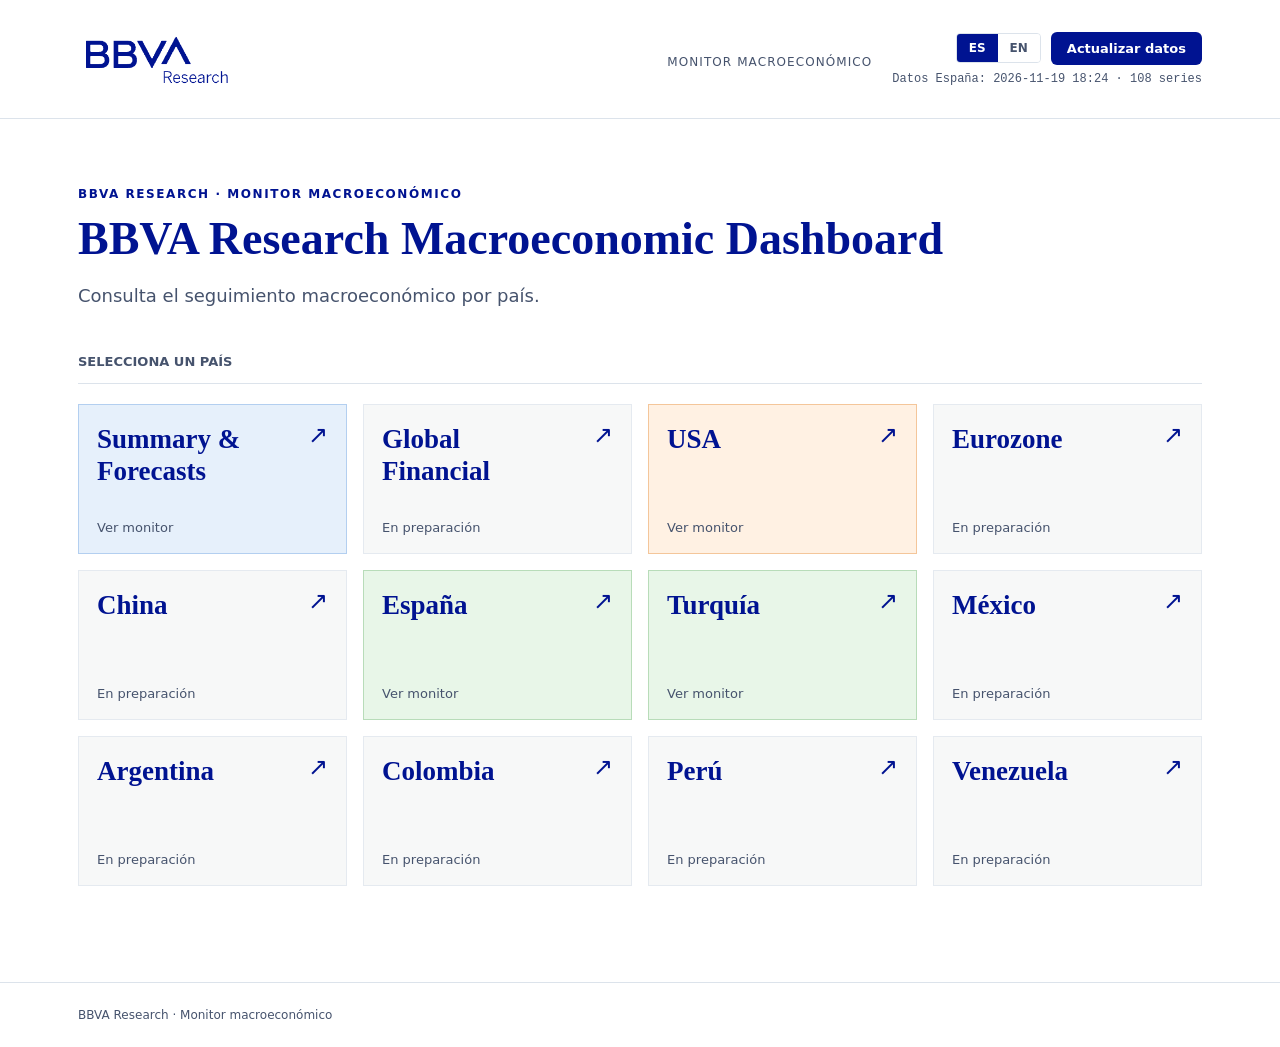
<file: index.html>
<!doctype html>
<html lang="es"><head><meta charset="utf-8"><meta name="viewport" content="width=device-width,initial-scale=1"><title>BBVA Research Macroeconomic Dashboard</title>
<script>if(location.hash && !location.hash.startsWith('#pais-')) location.replace('espana.html'+location.search+location.hash);</script>
<style>
:root{--blue:#001391;--midnight:#060e46;--text:#000519;--muted:#46536d;--line:#dce3eb;--sand:#f7f8f8;--light:#85c8ff}*{box-sizing:border-box}body{margin:0;color:var(--text);font-family:'IBM Plex Sans',system-ui,-apple-system,sans-serif;background:#fff}header{border-bottom:1px solid var(--line)}.wrap{max-width:1180px;margin:auto;padding:0 28px}.top{padding-top:30px;padding-bottom:24px;display:flex;justify-content:space-between;gap:16px;align-items:center}.brand{display:block;line-height:0}.brand img{display:block;width:155px;height:auto;max-width:100%}.section{font-size:12px;letter-spacing:.09em;text-transform:uppercase;color:var(--muted)}main{padding:68px 0 88px}.eyebrow{font-size:12px;letter-spacing:.13em;text-transform:uppercase;color:var(--blue);font-weight:700;margin:0 0 12px}h1{font-family:Georgia,serif;font-size:clamp(22px,3.8vw,46px);line-height:1.12;color:var(--blue);font-weight:600;white-space:nowrap;margin:0;overflow-x:auto}p.lead{font-size:18px;color:var(--muted);margin:20px 0 48px;max-width:670px}.label{font-size:13px;font-weight:600;color:var(--muted);padding-bottom:14px;border-bottom:1px solid var(--line);margin:0 0 20px}.grid{display:flex;flex-direction:column;gap:16px;padding-bottom:8px}.tile-row{display:grid;grid-template-columns:repeat(4,minmax(0,1fr));gap:16px}.tile-row.three{grid-template-columns:repeat(4,minmax(0,1fr))}.card{display:flex;flex-direction:column;justify-content:space-between;text-decoration:none;background:var(--sand);color:var(--midnight);border:1px solid #e5eaf0;min-height:150px;padding:18px;transition:border-color .15s,background .15s}.card.featured{background:#fff1e3;border-color:#f4c69a}.card.featured:hover,.card.featured:focus-visible{background:#ffe4c8;border-color:#d8732a}.card.featured.featured-blue{background:#e6f0fb;border-color:#b3cff0}.card.featured.featured-blue:hover,.card.featured.featured-blue:focus-visible{background:#d5e6f9;border-color:#001391}.card.featured.featured-green{background:#e8f6e8;border-color:#b8dcb9}.card.featured.featured-green:hover,.card.featured.featured-green:focus-visible{background:#d8efda;border-color:#48965b}.card:hover,.card:focus-visible{border-color:var(--blue);background:#eef5ff;outline:2px solid transparent}.card-top{display:flex;justify-content:space-between;align-items:start;gap:20px}.country{font-family:Georgia,serif;font-weight:600;font-size:clamp(21px,2.2vw,27px);overflow-wrap:anywhere;line-height:1.2;color:var(--blue)}.arrow{font-size:24px;line-height:1;color:var(--blue)}.status{font-size:13px;color:var(--muted)}footer{border-top:1px solid var(--line);color:var(--muted);font-size:12px;padding:25px 0}@media(max-width:760px){main{padding-top:44px}.tile-row,.tile-row.three{grid-template-columns:repeat(2,minmax(0,1fr))}.top{align-items:flex-start}.section{text-align:right}}@media(max-width:460px){.card{min-height:120px}.wrap{padding-left:20px;padding-right:20px}}
 .language{display:flex;align-items:center;gap:0;border:1px solid var(--line);border-radius:4px;overflow:hidden}.language button{font:600 12px system-ui;padding:7px 12px;border:0;background:#fff;color:var(--muted);cursor:pointer}.language button[aria-pressed="true"]{background:var(--blue);color:white}.head-right{display:flex;align-items:center;gap:20px}.refresh-area{text-align:right}.refresh-controls{display:flex;justify-content:flex-end;align-items:center;gap:10px}.refresh-button{background:#001391;color:white;border:0;border-radius:6px;padding:9px 16px;font:600 13px system-ui;cursor:pointer}.refresh-button:disabled{opacity:.65;cursor:wait}.refresh-stamp,.refresh-message{font:12px system-ui;color:#46536d;margin-top:7px}.refresh-stamp{font-family:ui-monospace,monospace}@media(max-width:600px){.head-right{flex-direction:column;align-items:flex-end;gap:8px}.section{font-size:10px}.refresh-controls{gap:5px}.refresh-button{padding:8px;font-size:12px}.refresh-stamp,.refresh-message{font-size:10px}}</style></head><body>
<header><div class="wrap top"><a class="brand" href="index.html" aria-label="BBVA Research"><img src="[data-uri]" alt="BBVA Research"></a><div class="head-right"><div class="section">Monitor macroeconómico</div><div class="refresh-area"><div class="refresh-controls"><div class="language" role="group" aria-label="Idioma / Language"><button type="button" data-lang="es" aria-pressed="true">ES</button><button type="button" data-lang="en" aria-pressed="false">EN</button></div><button type="button" class="refresh-button" id="home-refresh">Actualizar datos</button></div><div class="refresh-stamp" id="home-stamp"></div><div class="refresh-message" id="home-message" role="status" aria-live="polite"></div></div></div></div></header>
<main><div class="wrap"><p class="eyebrow">BBVA Research · Monitor macroeconómico</p><h1>BBVA Research Macroeconomic Dashboard</h1><p class="lead">Consulta el seguimiento macroeconómico por país.</p><p class="label">SELECCIONA UN PAÍS</p>
<nav class="grid" aria-label="Seleccionar país">
<div class="tile-row">
<a class="card featured featured-blue" href="summary.html"><div class="card-top"><span class="country">Summary &amp; Forecasts</span><span class="arrow" aria-hidden="true">↗</span></div><span class="status">En preparación</span></a>
<a class="card" href="pais.html?pais=global"><div class="card-top"><span class="country">Global Financial</span><span class="arrow" aria-hidden="true">↗</span></div><span class="status">En preparación</span></a>
<a class="card featured" href="usa.html"><div class="card-top"><span class="country">USA</span><span class="arrow" aria-hidden="true">↗</span></div><span class="status">Ver monitor</span></a>
<a class="card" href="pais.html?pais=eurozona"><div class="card-top"><span class="country">Eurozone</span><span class="arrow" aria-hidden="true">↗</span></div><span class="status">En preparación</span></a>
</div>
<div class="tile-row">
<a class="card" href="pais.html?pais=china"><div class="card-top"><span class="country">China</span><span class="arrow" aria-hidden="true">↗</span></div><span class="status">En preparación</span></a>
<a class="card featured featured-green" href="espana.html"><div class="card-top"><span class="country">España</span><span class="arrow" aria-hidden="true">↗</span></div><span class="status">Ver monitor</span></a>
<a class="card featured featured-green" href="pais.html?pais=turquia"><div class="card-top"><span class="country">Turquía</span><span class="arrow" aria-hidden="true">↗</span></div><span class="status">Ver monitor</span></a>
<a class="card" href="pais.html?pais=mexico"><div class="card-top"><span class="country">México</span><span class="arrow" aria-hidden="true">↗</span></div><span class="status">En preparación</span></a>
</div>
<div class="tile-row">
<a class="card" href="pais.html?pais=argentina"><div class="card-top"><span class="country">Argentina</span><span class="arrow" aria-hidden="true">↗</span></div><span class="status">En preparación</span></a>
<a class="card" href="pais.html?pais=colombia"><div class="card-top"><span class="country">Colombia</span><span class="arrow" aria-hidden="true">↗</span></div><span class="status">En preparación</span></a>
<a class="card" href="pais.html?pais=peru"><div class="card-top"><span class="country">Perú</span><span class="arrow" aria-hidden="true">↗</span></div><span class="status">En preparación</span></a>
<a class="card" href="pais.html?pais=venezuela"><div class="card-top"><span class="country">Venezuela</span><span class="arrow" aria-hidden="true">↗</span></div><span class="status">En preparación</span></a>
</div>
</nav></div></main><footer><div class="wrap">BBVA Research · Monitor macroeconómico</div></footer><script>
(function(){
 const translations={es:{section:'Monitor macroeconómico',eyebrow:'BBVA Research · Monitor macroeconómico',lead:'Consulta el seguimiento macroeconómico por país.',label:'SELECCIONA UN PAÍS',nav:'Seleccionar país',countries:['Summary & Forecasts','Global Financial','USA','Eurozone','China','España','Turquía','México','Argentina','Colombia','Perú','Venezuela'],open:'Ver monitor',pending:'En preparación',footer:'BBVA Research · Monitor macroeconómico'},en:{section:'Macroeconomic dashboard',eyebrow:'BBVA Research · Macroeconomic dashboard',lead:'Explore macroeconomic developments by country.',label:'SELECT A COUNTRY',nav:'Select a country',countries:['Summary & Forecasts','Global Financial','USA','Eurozone','China','Spain','Türkiye','Mexico','Argentina','Colombia','Peru','Venezuela'],open:'View dashboard',pending:'Coming soon',footer:'BBVA Research · Macroeconomic dashboard'}};
 let lang='es';try{lang=localStorage.getItem('mme-lang')==='en'?'en':'es'}catch(e){}
 function setLanguage(code){lang=code;const t=translations[code];document.documentElement.lang=code;document.querySelector('.section').textContent=t.section;document.querySelector('.eyebrow').textContent=t.eyebrow;document.querySelector('.lead').textContent=t.lead;document.querySelector('.label').textContent=t.label;document.querySelector('.grid').setAttribute('aria-label',t.nav);document.querySelectorAll('.card').forEach((card,i)=>{card.querySelector('.country').textContent=t.countries[i];card.querySelector('.status').textContent=card.classList.contains('featured')?t.open:t.pending;const url=new URL(card.getAttribute('href'),location.href);url.searchParams.set('lang',code);card.setAttribute('href',url.pathname.split('/').pop()+url.search)});document.querySelector('footer .wrap').textContent=t.footer;refreshLabels();document.querySelectorAll('[data-lang]').forEach(b=>b.setAttribute('aria-pressed',String(b.dataset.lang===code)));try{localStorage.setItem('mme-lang',code)}catch(e){}}
 const homeMeta={"refreshed": "2026-11-19 18:24", "n_series": 108}; let homeState='', homeTime='';
 function refreshLabels(){let en=lang==='en';document.getElementById('home-refresh').textContent=en?'Refresh data':'Actualizar datos';document.getElementById('home-stamp').textContent=(en?'Spain data: ':'Datos España: ')+homeMeta.refreshed+' · '+homeMeta.n_series+' '+(en?'series':'series');const msgs={checking:en?'Checking data…':'Comprobando datos…',new:en?'New data available':'Datos nuevos disponibles',same:en?'No new data':'Sin datos nuevos',failed:en?'Could not read Spain data':'No se pudieron consultar los datos de España'};document.getElementById('home-message').textContent=homeState?(msgs[homeState]+(homeTime?' · '+(en?'checked at ':'comprobado a las ')+homeTime:'')):''}
 async function refreshHome(manual){const button=document.getElementById('home-refresh');let before=homeMeta.refreshed;if(manual){homeState='checking';homeTime='';button.disabled=true;refreshLabels()}try{let r=await fetch('data.json',{cache:'no-store'});if(!r.ok)throw Error('HTTP '+r.status);let d=await r.json();if(!d.meta||typeof d.meta.refreshed!=='string'||!d.series||typeof d.meta.n_series!=='number')throw Error('invalid data');if(d.meta.refreshed>=homeMeta.refreshed){homeMeta.refreshed=d.meta.refreshed;homeMeta.n_series=d.meta.n_series}if(manual){homeState=homeMeta.refreshed!==before?'new':'same';homeTime=new Date().toLocaleTimeString(lang==='en'?'en-GB':'es-ES',{hour:'2-digit',minute:'2-digit'})}}catch(e){if(manual)homeState='failed'}finally{button.disabled=false;refreshLabels()}}
 document.getElementById('home-refresh').addEventListener('click',()=>refreshHome(true));
 document.querySelectorAll('[data-lang]').forEach(b=>b.addEventListener('click',()=>setLanguage(b.dataset.lang)));setLanguage(lang);
 if(location.protocol!=='file:')refreshHome(false);
})();</script></body></html>
</file>
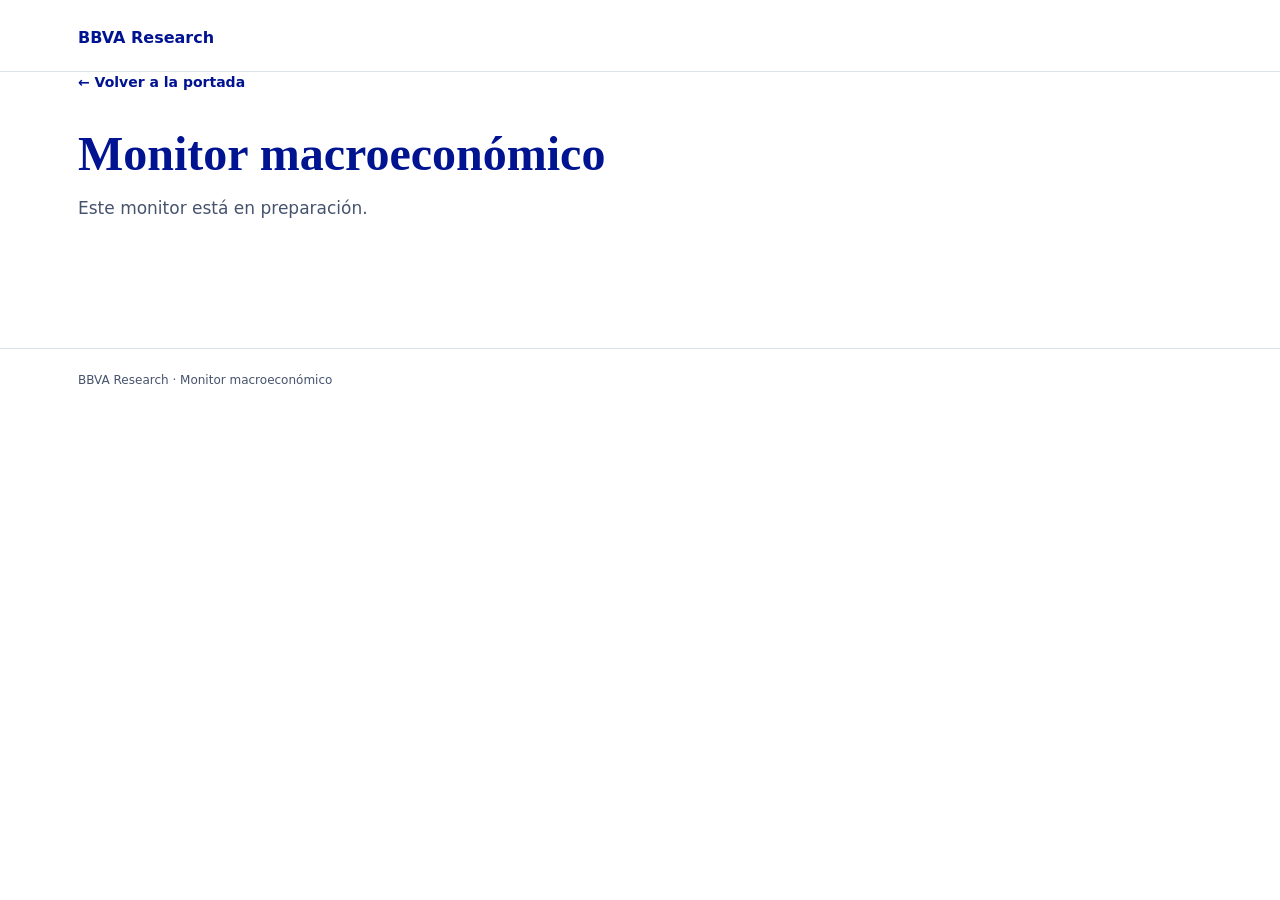
<file: pais.html>
<!doctype html><html lang="es"><head><meta charset="utf-8"><meta name="viewport" content="width=device-width,initial-scale=1"><title>Monitor macroeconómico</title><style>*{box-sizing:border-box}body{margin:0;font-family:'IBM Plex Sans',system-ui,sans-serif;color:#000519}header{border-bottom:1px solid #dce3eb}.wrap{max-width:1180px;padding:0 28px;margin:auto}header .wrap{padding-top:28px;padding-bottom:24px;color:#001391;font-weight:700}main{padding-top:70px}a{color:#001391;text-decoration:none;font-size:14px;font-weight:600}h1{font-family:Georgia,serif;color:#001391;font-size:48px;margin:35px 0 12px}p{color:#46536d;font-size:17px}footer{margin-top:130px;border-top:1px solid #dce3eb;padding:24px 0;color:#46536d;font-size:12px}</style></head><body><header><div class="wrap">BBVA Research</div></header><main class="wrap"><a href="index.html">← Volver a la portada</a><h1 id="pais">Monitor macroeconómico</h1><p>Este monitor está en preparación.</p></main><footer><div class="wrap">BBVA Research · Monitor macroeconómico</div></footer><script>const paises={summary:'Summary & Forecasts',china:'China',eeuu:'Estados Unidos',eurozona:'Zona del euro',global:'Global Financial',mexico:'México',turquia:'Turquía',argentina:'Argentina',colombia:'Colombia',peru:'Perú',venezuela:'Venezuela'};const params=new URLSearchParams(location.search);if(params.get('pais')==='turquia'){const target=new URL('turquia.html',location.href);if(params.has('lang'))target.searchParams.set('lang',params.get('lang'));target.hash=location.hash||'explorador';location.replace(target.href);}if(params.get('pais')==='eeuu'){const target=new URL('usa.html',location.href);if(params.has('lang'))target.searchParams.set('lang',params.get('lang'));target.hash=location.hash||'explorador';location.replace(target.href);}let lang=params.get('lang');try{lang=lang||localStorage.getItem('mme-lang')}catch(e){} const english=lang==='en';const englishNames={summary:'Summary & Forecasts',china:'China',eeuu:'United States',eurozona:'Euro area',global:'Global Financial',mexico:'Mexico',turquia:'Türkiye',argentina:'Argentina',colombia:'Colombia',peru:'Peru',venezuela:'Venezuela'};const pais=(english?englishNames:paises)[params.get('pais')];if(english){document.documentElement.lang='en';document.querySelector('main a').textContent='← Back to home';document.querySelector('main p').textContent='This dashboard is coming soon.';document.querySelector('footer .wrap').textContent='BBVA Research · Macroeconomic dashboard';}if(pais){document.getElementById('pais').textContent=pais;document.title=pais+(english?' · Macroeconomic dashboard':' · Monitor macroeconómico');}</script></body></html>
</file>
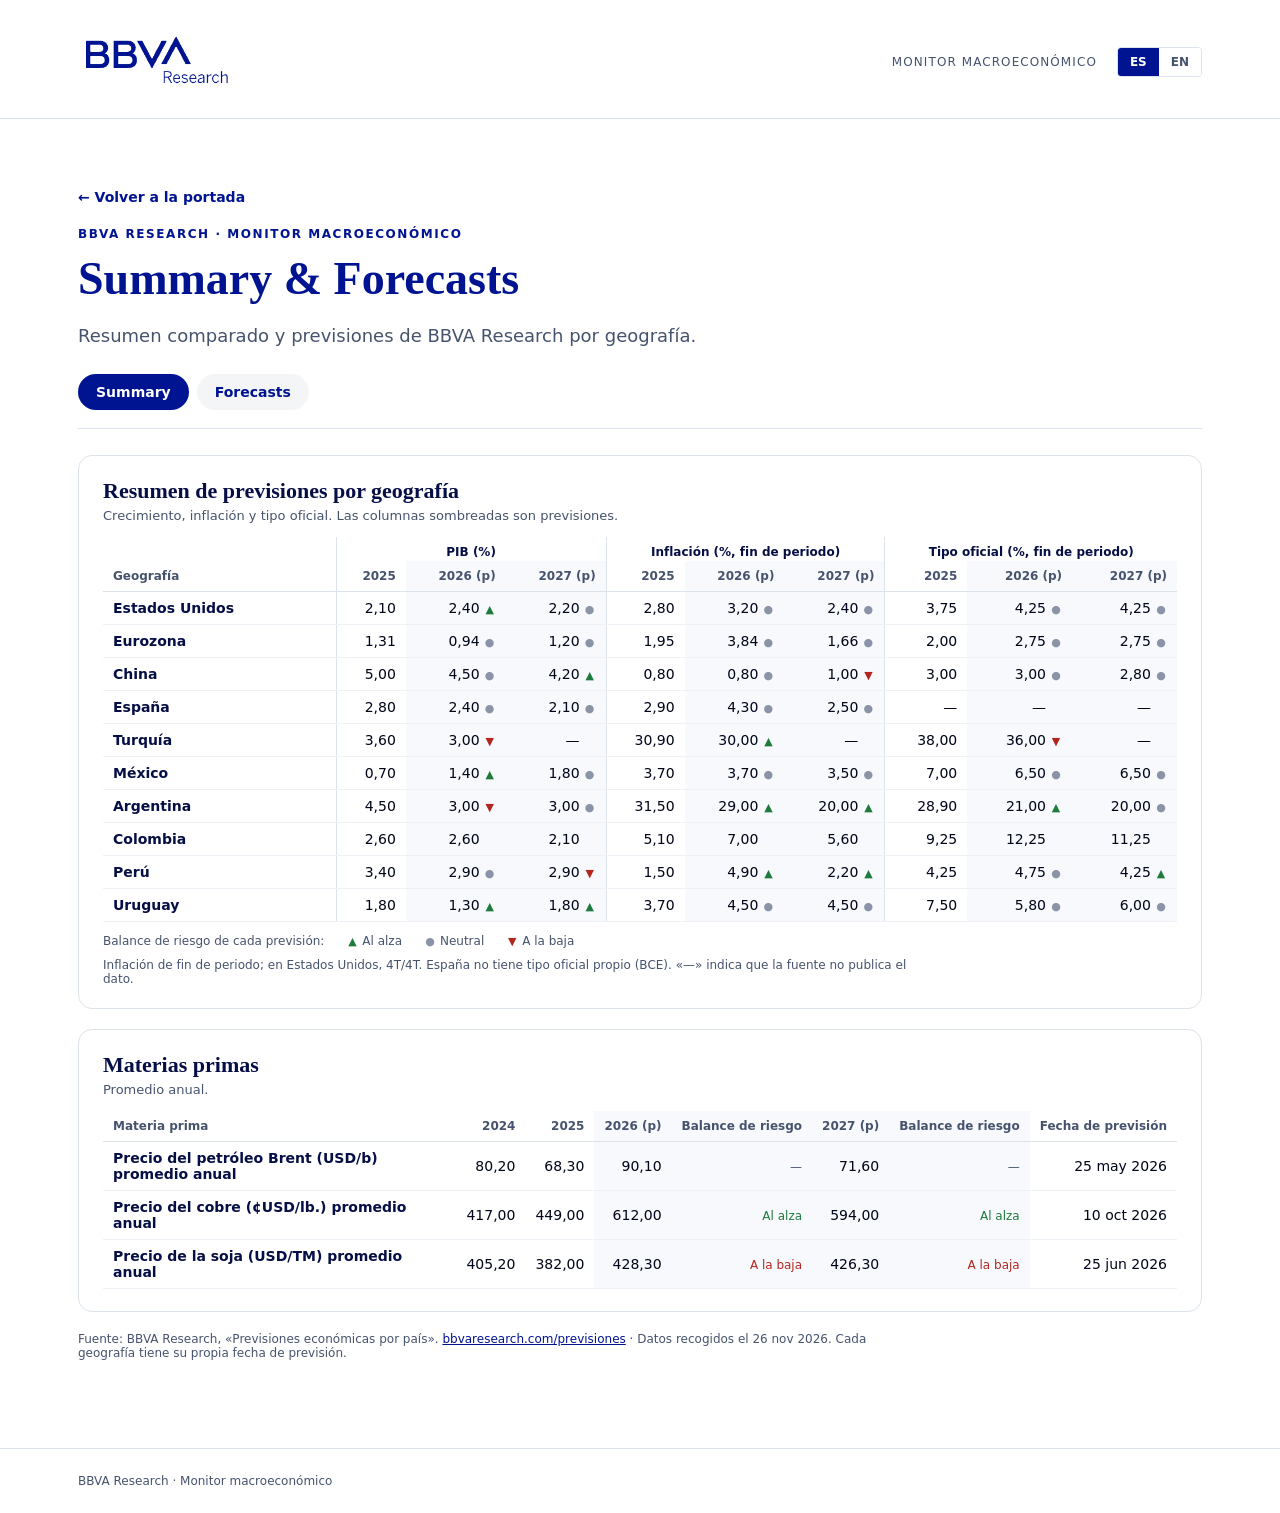
<file: summary.html>
<!doctype html><html lang="es"><head><meta charset="utf-8"><meta name="viewport" content="width=device-width,initial-scale=1"><title>Summary &amp; Forecasts · Monitor macroeconómico</title><style>
:root{--blue:#001391;--midnight:#060e46;--text:#000519;--muted:#46536d;--line:#dce3eb;--sand:#f7f8f8;--light:#85c8ff}*{box-sizing:border-box}body{margin:0;color:var(--text);font-family:'IBM Plex Sans',system-ui,-apple-system,sans-serif;background:#fff}header{border-bottom:1px solid var(--line)}.wrap{max-width:1180px;margin:auto;padding:0 28px}.top{padding-top:30px;padding-bottom:24px;display:flex;justify-content:space-between;gap:16px;align-items:center}.brand{display:block;line-height:0}.brand img{display:block;width:155px;height:auto;max-width:100%}.section{font-size:12px;letter-spacing:.09em;text-transform:uppercase;color:var(--muted)}main{padding:68px 0 88px}.eyebrow{font-size:12px;letter-spacing:.13em;text-transform:uppercase;color:var(--blue);font-weight:700;margin:0 0 12px}h1{font-family:Georgia,serif;font-size:clamp(22px,3.8vw,46px);line-height:1.12;color:var(--blue);font-weight:600;white-space:nowrap;margin:0;overflow-x:auto}p.lead{font-size:18px;color:var(--muted);margin:20px 0 48px;max-width:670px}.label{font-size:13px;font-weight:600;color:var(--muted);padding-bottom:14px;border-bottom:1px solid var(--line);margin:0 0 20px}.grid{display:flex;flex-direction:column;gap:16px;padding-bottom:8px}.tile-row{display:grid;grid-template-columns:repeat(4,minmax(0,1fr));gap:16px}.tile-row.three{grid-template-columns:repeat(4,minmax(0,1fr))}.card{display:flex;flex-direction:column;justify-content:space-between;text-decoration:none;background:var(--sand);color:var(--midnight);border:1px solid #e5eaf0;min-height:150px;padding:18px;transition:border-color .15s,background .15s}.card.featured{background:#fff1e3;border-color:#f4c69a}.card.featured:hover,.card.featured:focus-visible{background:#ffe4c8;border-color:#d8732a}.card.featured.featured-green{background:#e8f6e8;border-color:#b8dcb9}.card.featured.featured-green:hover,.card.featured.featured-green:focus-visible{background:#d8efda;border-color:#48965b}.card:hover,.card:focus-visible{border-color:var(--blue);background:#eef5ff;outline:2px solid transparent}.card-top{display:flex;justify-content:space-between;align-items:start;gap:20px}.country{font-family:Georgia,serif;font-weight:600;font-size:clamp(21px,2.2vw,27px);overflow-wrap:anywhere;line-height:1.2;color:var(--blue)}.arrow{font-size:24px;line-height:1;color:var(--blue)}.status{font-size:13px;color:var(--muted)}footer{border-top:1px solid var(--line);color:var(--muted);font-size:12px;padding:25px 0}@media(max-width:760px){main{padding-top:44px}.tile-row,.tile-row.three{grid-template-columns:repeat(2,minmax(0,1fr))}.top{align-items:flex-start}.section{text-align:right}}@media(max-width:460px){.card{min-height:120px}.wrap{padding-left:20px;padding-right:20px}}
 .language{display:flex;align-items:center;gap:0;border:1px solid var(--line);border-radius:4px;overflow:hidden}.language button{font:600 12px system-ui;padding:7px 12px;border:0;background:#fff;color:var(--muted);cursor:pointer}.language button[aria-pressed="true"]{background:var(--blue);color:white}.head-right{display:flex;align-items:center;gap:20px}.refresh-area{text-align:right}.refresh-controls{display:flex;justify-content:flex-end;align-items:center;gap:10px}.refresh-button{background:#001391;color:white;border:0;border-radius:6px;padding:9px 16px;font:600 13px system-ui;cursor:pointer}.refresh-button:disabled{opacity:.65;cursor:wait}.refresh-stamp,.refresh-message{font:12px system-ui;color:#46536d;margin-top:7px}.refresh-stamp{font-family:ui-monospace,monospace}@media(max-width:600px){.head-right{flex-direction:column;align-items:flex-end;gap:8px}.section{font-size:10px}.refresh-controls{gap:5px}.refresh-button{padding:8px;font-size:12px}.refresh-stamp,.refresh-message{font-size:10px}}
.crumb{display:inline-block;color:var(--blue);text-decoration:none;font-size:14px;font-weight:600;margin-bottom:22px}
h1{white-space:normal}
p.lead{margin-bottom:28px}
.caps{display:flex;flex-wrap:wrap;gap:8px;margin:0 0 26px;padding-bottom:18px;border-bottom:1px solid var(--line)}
.caps button,.geos button{font:600 14px 'IBM Plex Sans',system-ui,sans-serif;border:0;border-radius:999px;padding:10px 18px;background:#F3F5F6;color:var(--blue);cursor:pointer}
.geos{display:flex;flex-wrap:wrap;gap:6px;margin:0 0 20px}
.geos button{font-size:13px;padding:8px 12px;border-radius:7px}
.caps button[aria-selected="true"],.geos button[aria-pressed="true"]{background:var(--blue);color:#fff}
.caps button:focus-visible,.geos button:focus-visible{outline:2px solid var(--blue);outline-offset:2px}
.panel-card{border:1px solid var(--line);border-radius:14px;padding:22px 24px;background:#fff;margin-bottom:20px}
.panel-card h2{font-family:Georgia,serif;font-size:22px;color:var(--midnight);margin:0 0 4px}
.panel-card .sub{font-size:13px;color:var(--muted);margin:0 0 14px}
.scroll{overflow-x:auto}
table{border-collapse:collapse;width:100%;font-size:14px;font-variant-numeric:tabular-nums}
th,td{padding:8px 10px;text-align:right;border-bottom:1px solid #eef1f5;white-space:nowrap}
th:first-child,td:first-child{text-align:left;white-space:normal;min-width:180px}
thead th{font-size:12px;font-weight:600;color:var(--muted);border-bottom:1px solid var(--line)}
thead .group th{text-align:center;color:var(--midnight);border-bottom:0;padding-bottom:2px}
thead .group th:first-child{text-align:left}
tbody th{font-weight:600;color:var(--midnight)}
td.f,th.f{background:#F7F9FC}
td.sep,th.sep{border-left:1px solid var(--line)}
.risk{display:inline-block;inline-size:1.1em;text-align:center;font-size:11px;margin-inline-start:4px}
.risk.U{color:#1f7a3d}.risk.D{color:#b3261e}.risk.N{color:#8a94a6}
.risk-word{font-size:12px;color:var(--muted)}
.risk-word.U{color:#1f7a3d}.risk-word.D{color:#b3261e}
.key{display:flex;flex-wrap:wrap;gap:6px 18px;font-size:12px;color:var(--muted);margin:12px 0 0}
.note{font-size:12px;color:var(--muted);margin:10px 0 0;max-width:820px}
.note a{color:var(--blue)}
[hidden]{display:none!important}
@media(max-width:760px){.panel-card{padding:16px}table{font-size:13px}}</style></head><body>
<header><div class="wrap top"><a class="brand" href="index.html" aria-label="BBVA Research"><img src="[data-uri]" alt="BBVA Research"></a><div class="head-right"><div class="section">Monitor macroeconómico</div><div class="language" role="group" aria-label="Idioma / Language"><button type="button" data-lang="es" aria-pressed="true">ES</button><button type="button" data-lang="en" aria-pressed="false">EN</button></div></div></div></header>
<main><div class="wrap"><a class="crumb" href="index.html">← Volver a la portada</a><p class="eyebrow">BBVA Research · Monitor macroeconómico</p><h1>Summary &amp; Forecasts</h1><p class="lead"></p>
<div class="caps" role="tablist"><button type="button" role="tab" data-view="summary" aria-controls="panel-summary">Summary</button><button type="button" role="tab" data-view="forecasts" aria-controls="panel-forecasts">Forecasts</button></div>
<div id="panel-summary" role="tabpanel"></div><div id="panel-forecasts" role="tabpanel" hidden></div>
</div></main><footer><div class="wrap">BBVA Research · Monitor macroeconómico</div></footer>
<script type="application/json" id="forecast-data">{"source":"https://www.bbvaresearch.com/previsiones/","captured":"2026-11-26","years":[2024,2025,2026,2027],"forecast_from":2026,"geos":[{"id":"usa","es":"Estados Unidos","en":"United States","date":"2026-09-30","rows":[{"es":"PIB (%)","en":"GDP (%)","tag":"gdp","v":[2.8,2.1,2.4,2.2],"r":["U","N"]},{"es":"Inflación (%, 4T/4T)","en":"Inflation (%, Q4/Q4)","tag":"inf","v":[2.7,2.8,3.2,2.4],"r":["N","N"]},{"es":"Inflación (%, promedio)","en":"Inflation (%, average)","tag":"","v":[3.0,2.7,3.3,2.5],"r":["N","N"]},{"es":"Tipo de interés de la FED (%, fdp)","en":"Fed funds rate (%, eop)","tag":"rate","v":[4.5,3.75,4.25,4.25],"r":["N","N"]},{"es":"Tipo de interés de la FED (%, promedio)","en":"Fed funds rate (%, average)","tag":"","v":[5.27,4.35,3.85,4.25],"r":["N","N"]},{"es":"Tipo de interés Bono 10 años (%, fdp)","en":"10-year Treasury yield (%, eop)","tag":"","v":[4.4,4.1,4.8,4.6],"r":["U","U"]},{"es":"Tipo de interés Bono 10 años (%, promedio)","en":"10-year Treasury yield (%, average)","tag":"","v":[4.2,4.3,4.6,4.7],"r":["U","U"]}]},{"id":"eurozona","es":"Eurozona","en":"Eurozone","date":"2026-09-21","rows":[{"es":"PIB (%)","en":"GDP (%)","tag":"gdp","v":[1.12,1.31,0.94,1.2],"r":["N","N"]},{"es":"Inflación (%, fdp)","en":"Inflation (%, eop)","tag":"inf","v":[2.46,1.95,3.84,1.66],"r":["N","N"]},{"es":"Inflación (%, promedio)","en":"Inflation (%, average)","tag":"","v":[2.35,2.13,2.97,2.41],"r":["N","N"]},{"es":"Tipo de interés del BCE (%, fdp)","en":"ECB rate (%, eop)","tag":"rate","v":[3.0,2.0,2.75,2.75],"r":["N","N"]},{"es":"Tipo de interés del BCE (%, promedio)","en":"ECB rate (%, average)","tag":"","v":[3.69,2.21,2.25,2.75],"r":["N","N"]},{"es":"Rendimiento del bono soberano alemán a 10Y (%, fdp)","en":"German 10Y sovereign yield (%, eop)","tag":"","v":[2.22,2.84,3.4,3.35],"r":["N","N"]},{"es":"Rendimiento del bono soberano alemán a 10Y (%, promedio)","en":"German 10Y sovereign yield (%, average)","tag":"","v":[2.34,3.1,3.13,3.37],"r":["N","N"]},{"es":"USD/EUR (nivel, fdp)","en":"USD/EUR (level, eop)","tag":"","v":[1.05,1.17,1.16,1.19],"r":["N","N"]},{"es":"USD/EUR (nivel, promedio)","en":"USD/EUR (level, average)","tag":"","v":[1.08,1.13,1.16,1.17],"r":["N","N"]}]},{"id":"china","es":"China","en":"China","date":"2026-09-30","rows":[{"es":"PIB (%)","en":"GDP (%)","tag":"gdp","v":[5.0,5.0,4.5,4.2],"r":["N","U"]},{"es":"Inflación (%, fdp)","en":"Inflation (%, eop)","tag":"inf","v":[0.1,0.8,0.8,1.0],"r":["N","D"]},{"es":"Inflación (%, promedio)","en":"Inflation (%, average)","tag":"","v":[0.24,0.05,0.8,1.0],"r":["N","D"]},{"es":"Tasa de Política Monetaria (%, fdp)","en":"Policy rate (%, eop)","tag":"rate","v":[3.1,3.0,3.0,2.8],"r":["N","N"]},{"es":"Tasa de Política Monetaria (%, promedio)","en":"Policy rate (%, average)","tag":"","v":[4.0,3.0,3.0,2.9],"r":["N","N"]},{"es":"Saldo Fiscal (% PIB)","en":"Fiscal balance (% GDP)","tag":"","v":[-5.5,-4.04,-5.6,-5.5],"r":["N","N"]},{"es":"Saldo por Cuenta Corriente (% PIB)","en":"Current account balance (% GDP)","tag":"","v":[2.0,3.74,3.6,3.3],"r":["N","N"]},{"es":"Tipo de cambio CNY/USD (fdp)","en":"CNY/USD exchange rate (eop)","tag":"","v":[7.3,7.0,6.65,6.5],"r":["D","N"]},{"es":"Tipo de cambio CNY/USD (promedio)","en":"CNY/USD exchange rate (average)","tag":"","v":[7.2,7.17,6.7,6.5],"r":["N","N"]}]},{"id":"espana","es":"España","en":"Spain","date":"2026-06-10","rows":[{"es":"PIB (%)","en":"GDP (%)","tag":"gdp","v":[3.5,2.8,2.4,2.1],"r":["N","N"]},{"es":"Inflación (%, fdp)","en":"Inflation (%, eop)","tag":"inf","v":[2.9,2.9,4.3,2.5],"r":["N","N"]},{"es":"Inflación (%, promedio)","en":"Inflation (%, average)","tag":"","v":[2.8,2.7,3.8,2.8],"r":["N","N"]},{"es":"Bono a 10 años (% fdp)","en":"10-year bond (%, eop)","tag":"","v":[2.9,3.3,3.4,3.7],"r":["U","U"]},{"es":"Bono a 10 años (% promedio)","en":"10-year bond (%, average)","tag":"","v":[3.1,3.2,3.4,3.5],"r":["U","U"]},{"es":"Saldo Fiscal (% PIB)","en":"Fiscal balance (% GDP)","tag":"","v":[-3.2,-2.4,-2.8,-2.5],"r":["N","N"]},{"es":"Saldo por Cuenta Corriente (% PIB)","en":"Current account balance (% GDP)","tag":"","v":[3.4,3.2,2.7,1.7],"r":["N","N"]},{"es":"Empleo (etc, %a/a promedio)","en":"Employment (FTE, % y/y, average)","tag":"","v":[2.8,3.1,2.5,1.7],"r":["N","N"]},{"es":"Tasa de desempleo (% de la población activa, promedio)","en":"Unemployment rate (% of labour force, average)","tag":"","v":[11.4,10.5,9.9,9.6],"r":["N","N"]}]},{"id":"turquia","es":"Turquía","en":"Türkiye","date":"2026-09-29","rows":[{"es":"PIB (%)","en":"GDP (%)","tag":"gdp","v":[3.3,3.6,3.0,null],"r":["D",null]},{"es":"Inflación (%, fdp)","en":"Inflation (%, eop)","tag":"inf","v":[44.4,30.9,30.0,null],"r":["U",null]},{"es":"USD/TRY (fin de periodo)","en":"USD/TRY (eop)","tag":"","v":[35.28,42.85,52.0,null],"r":["N",null]},{"es":"EUR/TRY (fin de periodo)","en":"EUR/TRY (eop)","tag":"","v":[36.74,50.29,60.24,null],"r":["D",null]},{"es":"Tipo repo a 1 semana (tipo director)","en":"One-week repo rate (policy rate)","tag":"rate","v":[47.5,38.0,36.0,null],"r":["D",null]},{"es":"Saldo Fiscal (% PIB)","en":"Fiscal balance (% GDP)","tag":"","v":[-4.7,-2.9,-3.2,null],"r":["D",null]},{"es":"Saldo por Cuenta Corriente (% PIB)","en":"Current account balance (% GDP)","tag":"","v":[-1.0,-1.9,-2.7,null],"r":["D",null]},{"es":"Saldo de la Balanza Comercial (% PIB)","en":"Trade balance (% GDP)","tag":"","v":[-6.1,-5.8,-6.7,null],"r":["D",null]},{"es":"Tasa de desempleo (%, fdp)","en":"Unemployment rate (%, eop)","tag":"","v":[8.7,8.4,8.2,null],"r":["U",null]}]},{"id":"mexico","es":"México","en":"Mexico","date":"2026-09-30","rows":[{"es":"PIB (%)","en":"GDP (%)","tag":"gdp","v":[1.2,0.7,1.4,1.8],"r":["U","N"]},{"es":"Empleo formal (%a/a, fdp)","en":"Formal employment (% y/y, eop)","tag":"","v":[1.0,1.3,1.5,2.1],"r":["U","N"]},{"es":"Inflación (%, fdp)","en":"Inflation (%, eop)","tag":"inf","v":[4.2,3.7,3.7,3.5],"r":["N","N"]},{"es":"Tasa de Política Monetaria (%, fdp)","en":"Monetary policy rate (%, eop)","tag":"rate","v":[10.0,7.0,6.5,6.5],"r":["N","N"]},{"es":"Tipo de cambio (ppd, fdp)","en":"Exchange rate (pesos per dollar, eop)","tag":"","v":[20.3,18.1,17.3,17.7],"r":["U","U"]},{"es":"Bono a 10 años (M10, %, fdp)","en":"10-year bond (M10, %, eop)","tag":"","v":[10.4,9.1,9.0,8.5],"r":["U","U"]},{"es":"Saldo Fiscal (% PIB)","en":"Fiscal balance (% GDP)","tag":"","v":[-4.9,-3.9,-3.9,-3.6],"r":["N","N"]},{"es":"Saldo por Cuenta Corriente (% PIB)","en":"Current account balance (% GDP)","tag":"","v":[-0.3,-0.6,-0.5,-0.9],"r":["N","N"]}]},{"id":"argentina","es":"Argentina","en":"Argentina","date":"2026-08-25","rows":[{"es":"PIB (%)","en":"GDP (%)","tag":"gdp","v":[-1.4,4.5,3.0,3.0],"r":["D","N"]},{"es":"Inflación (%, fdp)","en":"Inflation (%, eop)","tag":"inf","v":[117.8,31.5,29.0,20.0],"r":["U","U"]},{"es":"Inflación (%, promedio)","en":"Inflation (%, average)","tag":"","v":[219.9,41.9,32.4,20.9],"r":["U","U"]},{"es":"Tasa de Política Monetaria (%, fdp)","en":"Monetary policy rate (%, eop)","tag":"rate","v":[32.0,28.9,21.0,20.0],"r":["U","N"]},{"es":"Tasa de Política Monetaria (%, promedio)","en":"Monetary policy rate (%, average)","tag":"","v":[53.9,36.8,24.6,20.5],"r":["U","N"]},{"es":"Saldo Fiscal Primario (% PIB)","en":"Primary fiscal balance (% GDP)","tag":"","v":[1.8,1.4,1.5,1.5],"r":["N","N"]},{"es":"Saldo por Cuenta Corriente (% PIB)","en":"Current account balance (% GDP)","tag":"","v":[0.9,-1.1,-0.3,-0.2],"r":["D","D"]},{"es":"Tipo de cambio ARS/USD (fdp)","en":"ARS/USD exchange rate (eop)","tag":"","v":[1032.5,1459.4,1665.0,2082.0],"r":["U","U"]},{"es":"Tipo de cambio ARS/USD (promedio)","en":"ARS/USD exchange rate (average)","tag":"","v":[916.3,1243.8,1486.2,1861.7],"r":["U","U"]}]},{"id":"colombia","es":"Colombia","en":"Colombia","date":"2026-06-12","rows":[{"es":"PIB (%)","en":"GDP (%)","tag":"gdp","v":[1.5,2.6,2.6,2.1],"r":[null,null]},{"es":"Inflación (%, fdp)","en":"Inflation (%, eop)","tag":"inf","v":[5.2,5.1,7.0,5.6],"r":[null,null]},{"es":"Inflación (%, promedio)","en":"Inflation (%, average)","tag":"","v":[6.6,5.1,6.0,6.7],"r":[null,null]},{"es":"Tasa de política monetaria (E.A., %, fdp)","en":"Monetary policy rate (E.A., %, eop)","tag":"rate","v":[9.5,9.25,12.25,11.25],"r":[null,null]},{"es":"Tasa de política monetaria (E.A., %, promedio)","en":"Monetary policy rate (E.A., %, average)","tag":"","v":[11.1,9.31,11.67,12.08],"r":[null,null]},{"es":"Saldo por Cuenta Corriente (% PIB)","en":"Current account balance (% GDP)","tag":"","v":[-1.7,-2.4,-2.6,-2.9],"r":[null,null]},{"es":"Tipo de cambio COP/USD (fdp)","en":"COP/USD exchange rate (eop)","tag":"","v":[4386.2,3794.9,3640.0,3720.0],"r":[null,null]},{"es":"Tipo de cambio COP/USD (promedio)","en":"COP/USD exchange rate (average)","tag":"","v":[4074.41,4053.1,3627.9,3697.8],"r":[null,null]},{"es":"Depreciación del tipo de cambio (variación anual, %, fdp) [positivo indica depreciación del COP]","en":"Exchange-rate depreciation (annual change, %, eop) [positive means COP depreciation]","tag":"","v":[10.93,-13.48,-4.08,2.2],"r":[null,null]},{"es":"Depreciación del tipo de cambio (variación anual, %, promedio) [positivo indica depreciación del COP]","en":"Exchange-rate depreciation (annual change, %, average) [positive means COP depreciation]","tag":"","v":[-5.81,-0.52,-10.49,1.93],"r":[null,null]}]},{"id":"peru","es":"Perú","en":"Peru","date":"2026-10-12","rows":[{"es":"PIB (%)","en":"GDP (%)","tag":"gdp","v":[3.5,3.4,2.9,2.9],"r":["N","D"]},{"es":"Inflación (%, fdp)","en":"Inflation (%, eop)","tag":"inf","v":[2.0,1.5,4.9,2.2],"r":["U","U"]},{"es":"Tasa de interés de política monetaria (%, fdp)","en":"Monetary policy rate (%, eop)","tag":"rate","v":[5.0,4.25,4.75,4.25],"r":["N","U"]},{"es":"Tasa de bonos soberanos 10 años (%, fdp)","en":"10-year sovereign bond yield (%, eop)","tag":"","v":[6.77,6.17,6.85,6.55],"r":["D","N"]},{"es":"Saldo fiscal (% del PIB)","en":"Fiscal balance (% of GDP)","tag":"","v":[-3.4,-2.2,-1.7,-2.3],"r":["N","D"]},{"es":"Saldo por Cuenta Corriente (%PIB)","en":"Current account balance (% GDP)","tag":"","v":[2.4,3.5,3.0,1.2],"r":["N","N"]},{"es":"Tipo de cambio PEN/USD (fdp)","en":"PEN/USD exchange rate (eop)","tag":"","v":[3.74,3.37,3.33,3.27],"r":["U","U"]}]},{"id":"uruguay","es":"Uruguay","en":"Uruguay","date":"2026-06-22","rows":[{"es":"PIB (%)","en":"GDP (%)","tag":"gdp","v":[3.3,1.8,1.3,1.8],"r":["U","U"]},{"es":"Inflación (%, fdp)","en":"Inflation (%, eop)","tag":"inf","v":[5.5,3.7,4.5,4.5],"r":["N","N"]},{"es":"Inflación (%, promedio)","en":"Inflation (%, average)","tag":"","v":[4.8,4.7,3.9,4.1],"r":["N","N"]},{"es":"Tasa de Política Monetaria (%, fdp)","en":"Monetary policy rate (%, eop)","tag":"rate","v":[8.8,7.5,5.8,6.0],"r":["N","N"]},{"es":"Tasa de Política Monetaria (%, promedio)","en":"Monetary policy rate (%, average)","tag":"","v":[8.6,8.7,5.8,6.0],"r":["N","N"]},{"es":"Resultado Fiscal Global Consolidado (% PIB)","en":"Consolidated overall fiscal balance (% GDP)","tag":"","v":[-4.5,-4.8,-4.7,-4.6],"r":["D","D"]},{"es":"Saldo por Cuenta Corriente (% PIB)","en":"Current account balance (% GDP)","tag":"","v":[-0.8,-0.4,-1.1,-1.4],"r":["D","D"]},{"es":"Tipo de cambio (UYU/USD, fdp)","en":"Exchange rate (UYU/USD, eop)","tag":"","v":[43.9,39.2,41.0,42.9],"r":["U","U"]},{"es":"Tipo de cambio (UYU/USD, promedio)","en":"Exchange rate (UYU/USD, average)","tag":"","v":[40.2,41.1,40.1,42.0],"r":["U","U"]}]}],"commodities":[{"es":"Precio del petróleo Brent (USD/b) promedio anual","en":"Brent oil price (USD/bbl), annual average","tag":"","v":[80.2,68.3,90.1,71.6],"r":[null,null],"date":"2026-05-25"},{"es":"Precio del cobre (¢USD/lb.) promedio anual","en":"Copper price (¢USD/lb), annual average","tag":"","v":[417.0,449.0,612.0,594.0],"r":["U","U"],"date":"2026-10-10"},{"es":"Precio de la soja (USD/TM) promedio anual","en":"Soybean price (USD/MT), annual average","tag":"","v":[405.2,382.0,428.3,426.3],"r":["D","D"],"date":"2026-06-25"}]}</script>
<script>(function(){
const DATA=JSON.parse(document.getElementById('forecast-data').textContent);
const T={es:{section:'Monitor macroeconómico',back:'← Volver a la portada',eyebrow:'BBVA Research · Monitor macroeconómico',lead:'Resumen comparado y previsiones de BBVA Research por geografía.',
  summary:'Summary',forecasts:'Forecasts',caps:'Secciones',sumTitle:'Resumen de previsiones por geografía',sumSub:'Crecimiento, inflación y tipo oficial. Las columnas sombreadas son previsiones.',
  geo:'Geografía',gdp:'PIB (%)',inf:'Inflación (%, fin de periodo)',rate:'Tipo oficial (%, fin de periodo)',comTitle:'Materias primas',comSub:'Promedio anual.',variable:'Variable',
  balance:'Balance de riesgo',date:'Fecha de previsión',geos:'Geografías',U:'Al alza',D:'A la baja',N:'Neutral',forecast:'(p)',
  key:'Balance de riesgo de cada previsión:',infNote:'Inflación de fin de periodo; en Estados Unidos, 4T/4T. España no tiene tipo oficial propio (BCE). «—» indica que la fuente no publica el dato.',
  source:'Fuente: BBVA Research, «Previsiones económicas por país».',captured:'Datos recogidos el',each:'Cada geografía tiene su propia fecha de previsión.',footer:'BBVA Research · Monitor macroeconómico',title:'Summary & Forecasts · Monitor macroeconómico',comName:'Materia prima'},
 en:{section:'Macroeconomic dashboard',back:'← Back to home',eyebrow:'BBVA Research · Macroeconomic dashboard',lead:'Cross-country summary and BBVA Research forecasts by geography.',
  summary:'Summary',forecasts:'Forecasts',caps:'Sections',sumTitle:'Forecast summary by geography',sumSub:'Growth, inflation and policy rate. Shaded columns are forecasts.',
  geo:'Geography',gdp:'GDP (%)',inf:'Inflation (%, end of period)',rate:'Policy rate (%, end of period)',comTitle:'Commodities',comSub:'Annual average.',variable:'Variable',
  balance:'Balance of risks',date:'Forecast date',geos:'Geographies',U:'Upside',D:'Downside',N:'Neutral',forecast:'(f)',
  key:'Balance of risks of each forecast:',infNote:'End-of-period inflation; Q4/Q4 for the United States. Spain has no policy rate of its own (ECB). “—” means the source does not publish the figure.',
  source:'Source: BBVA Research, “Economic forecasts by country”.',captured:'Data captured on',each:'Each geography has its own forecast date.',footer:'BBVA Research · Macroeconomic dashboard',title:'Summary & Forecasts · Macroeconomic dashboard',comName:'Commodity'}};
const params=new URLSearchParams(location.search);
let lang=params.get('lang'); try{lang=lang||localStorage.getItem('mme-lang')}catch(e){} lang=lang==='en'?'en':'es';
let view=location.hash==='#forecasts'?'forecasts':'summary', geo=DATA.geos[0].id;
const esc=s=>String(s).replace(/[&<>"']/g,c=>({'&':'&amp;','<':'&lt;','>':'&gt;','"':'&quot;',"'":'&#39;'}[c]));
const num=v=>v==null?'—':v.toLocaleString(lang==='en'?'en-GB':'es-ES',{minimumFractionDigits:2,maximumFractionDigits:2,useGrouping:'always'});
const day=d=>new Date(d+'T00:00:00').toLocaleDateString(lang==='en'?'en-GB':'es-ES',{day:'numeric',month:'short',year:'numeric'});
const arrow={U:'▲',D:'▼',N:'●'};
const risk=r=>r?`<span class="risk ${r}" title="${T[lang][r]}" aria-label="${T[lang][r]}">${arrow[r]}</span>`:'<span class="risk" aria-hidden="true"></span>';
const years=DATA.years, isF=y=>y>=DATA.forecast_from, yl=y=>y+(isF(y)?' '+T[lang].forecast:'');
function summaryTable(){ const t=T[lang], cols=years.slice(1), tags=['gdp','inf','rate'];
  const head=`<tr class="group"><th></th>${tags.map(k=>`<th class="sep" colspan="${cols.length}">${t[k]}</th>`).join('')}</tr><tr><th>${t.geo}</th>${tags.map(()=>cols.map((y,i)=>`<th class="${isF(y)?'f':''}${i?'':' sep'}">${yl(y)}</th>`).join('')).join('')}</tr>`;
  const body=DATA.geos.map(g=>`<tr data-geo="${g.id}"><th scope="row">${esc(g[lang])}</th>${tags.map(k=>{ const row=g.rows.find(r=>r.tag===k);
    return cols.map((y,i)=>{ const yi=years.indexOf(y), fi=yi-years.indexOf(DATA.forecast_from); return `<td class="${isF(y)?'f':''}${i?'':' sep'}">${row?num(row.v[yi]):'—'}${isF(y)?risk(row&&row.v[yi]!=null?row.r[fi]:null):''}</td>`; }).join(''); }).join('')}</tr>`).join('');
  return `<table><thead>${head}</thead><tbody>${body}</tbody></table>`; }
function detailTable(rowsData,nameLabel,withDate){ const t=T[lang];
  const head=`<tr><th>${nameLabel}</th>${years.map(y=>`<th class="${isF(y)?'f':''}">${yl(y)}</th>${isF(y)?`<th class="f">${t.balance}</th>`:''}`).join('')}${withDate?`<th>${t.date}</th>`:''}</tr>`;
  const body=rowsData.map(r=>`<tr><th scope="row">${esc(r[lang])}</th>${years.map((y,yi)=>{ const fi=yi-years.indexOf(DATA.forecast_from), rk=isF(y)&&r.v[yi]!=null?r.r[fi]:null;
    return `<td class="${isF(y)?'f':''}">${num(r.v[yi])}</td>${isF(y)?`<td class="f"><span class="risk-word ${rk||''}">${rk?t[rk]:'—'}</span></td>`:''}`; }).join('')}${withDate?`<td>${day(r.date)}</td>`:''}</tr>`).join('');
  return `<table><thead>${head}</thead><tbody>${body}</tbody></table>`; }
function render(){ const t=T[lang]; document.documentElement.lang=lang; document.title=t.title;
  document.querySelector('.section').textContent=t.section; document.querySelector('.crumb').textContent=t.back; document.querySelector('.crumb').href='index.html?lang='+lang;
  document.querySelector('.eyebrow').textContent=t.eyebrow; document.querySelector('.lead').textContent=t.lead; document.querySelector('footer .wrap').textContent=t.footer;
  document.querySelector('.caps').setAttribute('aria-label',t.caps);
  document.querySelectorAll('[data-view]').forEach(b=>{b.textContent=t[b.dataset.view]; b.setAttribute('aria-selected',String(b.dataset.view===view)); b.tabIndex=b.dataset.view===view?0:-1;});
  document.querySelectorAll('[data-lang]').forEach(b=>b.setAttribute('aria-pressed',String(b.dataset.lang===lang)));
  const src=`<p class="note">${t.source} <a href="${DATA.source}" target="_blank" rel="noopener">bbvaresearch.com/previsiones</a> · ${t.captured} ${day(DATA.captured)}. ${t.each}</p>`;
  const key=`<p class="key"><span>${t.key}</span>${['U','N','D'].map(r=>`<span>${risk(r)} ${t[r]}</span>`).join('')}</p>`;
  const sum=document.getElementById('panel-summary'), fc=document.getElementById('panel-forecasts');
  sum.hidden=view!=='summary'; fc.hidden=view!=='forecasts';
  sum.innerHTML=`<section class="panel-card"><h2>${t.sumTitle}</h2><p class="sub">${t.sumSub}</p><div class="scroll">${summaryTable()}</div>${key}<p class="note">${t.infNote}</p></section>
    <section class="panel-card"><h2>${t.comTitle}</h2><p class="sub">${t.comSub}</p><div class="scroll">${detailTable(DATA.commodities,t.comName,true)}</div></section>${src}`;
  const g=DATA.geos.find(x=>x.id===geo);
  fc.innerHTML=`<div class="geos" role="group" aria-label="${t.geos}">${DATA.geos.map(x=>`<button type="button" data-geo-pick="${x.id}" aria-pressed="${x.id===geo}">${esc(x[lang])}</button>`).join('')}<button type="button" data-geo-pick="commodities" aria-pressed="${geo==='commodities'}">${t.comTitle}</button></div>
    <section class="panel-card">${geo==='commodities'?`<h2>${t.comTitle}</h2><p class="sub">${t.comSub}</p><div class="scroll">${detailTable(DATA.commodities,t.comName,true)}</div>`
      :`<h2>${esc(g[lang])}</h2><p class="sub">${t.date}: ${day(g.date)}</p><div class="scroll">${detailTable(g.rows,t.variable,false)}</div>`}</section>${src}`;
  try{localStorage.setItem('mme-lang',lang)}catch(e){} }
document.addEventListener('click',e=>{ const b=e.target.closest('button'); if(!b) return;
  if(b.dataset.lang){lang=b.dataset.lang;render();}
  else if(b.dataset.view){view=b.dataset.view;history.replaceState(null,'','#'+view);render();document.querySelector(`[data-view="${view}"]`).focus();}
  else if(b.dataset.geoPick){geo=b.dataset.geoPick;render();document.querySelector(`[data-geo-pick="${geo}"]`).focus();} });
document.querySelector('.caps').addEventListener('keydown',e=>{ if(e.key!=='ArrowRight'&&e.key!=='ArrowLeft') return; view=view==='summary'?'forecasts':'summary'; history.replaceState(null,'','#'+view); render(); document.querySelector(`[data-view="${view}"]`).focus(); });
render();
})();</script></body></html>
</file>
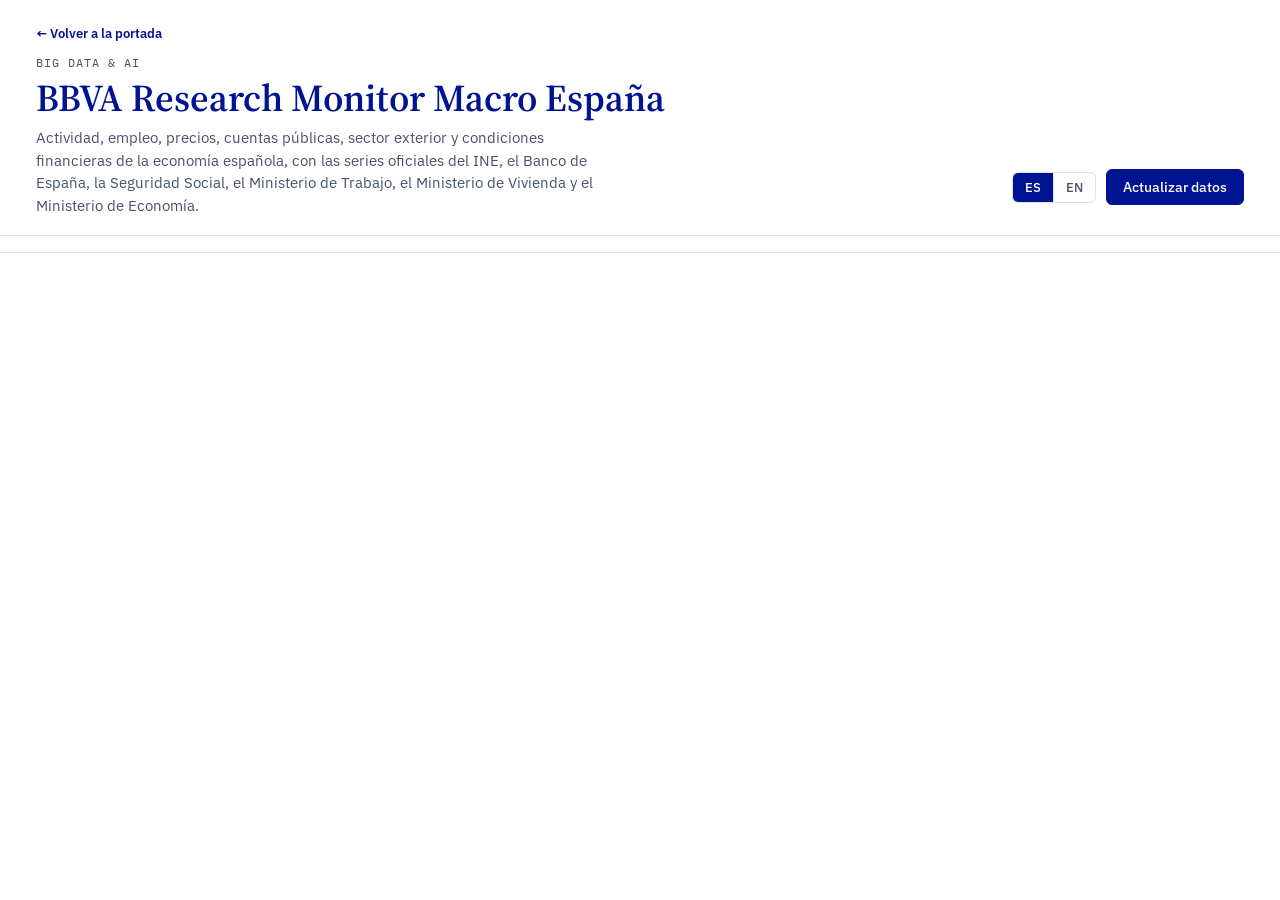
<file: template.html>
<!doctype html>
<html lang="es"><head><meta charset="utf-8"><meta name="viewport" content="width=device-width,initial-scale=1,viewport-fit=cover"><style>:root{padding-top:env(safe-area-inset-top,0px);padding-bottom:env(safe-area-inset-bottom,0px)}body{margin:0}img{max-width:100%}[hidden]{display:none!important}</style>
<title>BBVA Research Monitor Macro España</title>
<meta name="claude:viewport-fit-sides" content="cover">
<link rel="stylesheet" href="https://fonts.googleapis.com/css2?family=Source+Serif+4:opsz,wght@8..60,400;8..60,600;8..60,700&family=IBM+Plex+Sans:wght@400;500;600&family=IBM+Plex+Mono:wght@400;500&display=swap">
<style>
/* Layout: masthead band → control row (tabs + data status) → per-section grid of chart figures, 2 columns on wide screens, 1 on phones.
   Palette and type follow the BBVA Research explorer (Electric Blue / Serene Blue / Midnight; Source Serif 4 + IBM Plex). */
:root{
  --ground:#ffffff; --surface:#ffffff; --surface-2:#ffffff; --rule:#DCE3EB; --grid:#E6EBF0;
  --navy:#001391; --on-navy:#ffffff; --tot:#8BE98B; --on-tot:#00105E; --icon-bg:#85C8FF; --up:#1C9AAB; --down:#C0001A; --flat:#B9C3D0;
  --y1:#001391; --y2:#85C8FF; --y3:#8BE98B; --y4:#FFB56B; --qbar:#B9C3D0;
  --ink:#000519; --muted:#46536D; --faint:#7D8AA0;
  --accent:#001391; --accent-soft:#85C8FF; --on-accent:#ffffff;
  --s1:#1168E8; --s2:#D87600; --s3:#008F7B; --s4:#7B5CD6;
  --chart-ink:#060E46; --chart-grid:#E2E6EA; --chart-zero:#ADB8C2;
  --good:#1B7F4B; --good-bg:#E3F4EA; --bad:#B4361F; --bad-bg:#FBE7E2; --neutral-bg:#ffffff;
  --flag:#7A6300; --flag-bg:#FFF6C9;
  --serif:"Source Serif 4",Georgia,"Times New Roman",serif;
  --sans:"IBM Plex Sans",system-ui,-apple-system,"Segoe UI",sans-serif;
  --mono:"IBM Plex Mono",ui-monospace,Menlo,Consolas,monospace;
  color-scheme:only light;
}
*{box-sizing:border-box}
body{background:var(--ground);color:var(--ink);font-family:var(--sans);font-size:15px;line-height:1.5}
.wrap{max-width:1240px;margin:0 auto;padding-left:max(16px,env(safe-area-inset-left,0px));padding-right:max(16px,env(safe-area-inset-right,0px))}
header.mast{background:var(--surface);border-bottom:1px solid var(--rule)}
header.mast .wrap{padding-block:22px 18px;display:flex;flex-wrap:wrap;gap:16px 32px;align-items:flex-end;justify-content:space-between}
.eyebrow{font-family:var(--mono);font-size:12px;letter-spacing:.08em;text-transform:uppercase;color:var(--muted);margin:0 0 6px}
h1{font-family:var(--serif);font-weight:600;font-size:clamp(26px,3.4vw,38px);line-height:1.1;margin:0;text-wrap:balance;color:var(--accent)}
.lede{margin:8px 0 0;color:var(--muted);max-width:62ch}
.datactl{display:flex;flex-direction:column;align-items:flex-end;gap:6px;min-width:0}
.btn{font:500 14px/1 var(--sans);padding:10px 16px;border-radius:6px;border:1px solid var(--accent);background:var(--accent);color:var(--on-accent);cursor:pointer}
.btn:hover{filter:brightness(1.08)}
.btn.ghost{background:transparent;color:var(--accent)}
.btn:focus-visible,.tabs button:focus-visible,.seg button:focus-visible{outline:2px solid var(--accent);outline-offset:2px}
.status{font-size:12.5px;color:var(--muted);text-align:right;max-width:46ch}
.stamp{font-family:var(--mono);font-size:12px;color:var(--muted)}
nav.tabsbar{position:sticky;top:env(safe-area-inset-top,0px);z-index:5;background:var(--surface);border-bottom:1px solid var(--rule)}
body::before{content:"";position:fixed;inset:0 0 auto;height:env(safe-area-inset-top,0px);z-index:10;background:var(--surface)}
.tabs{display:flex;flex-wrap:wrap;align-items:center;gap:8px 4px;padding:8px 3px}
.tabs button{flex:none;font:500 14px/1.2 var(--sans);color:var(--muted);background:var(--surface);border:1px solid var(--rule);border-radius:999px;padding:9px 16px;cursor:pointer;white-space:nowrap;justify-self:start}
.tabs button[aria-selected="true"]{color:var(--on-accent);background:var(--accent);border-color:var(--accent)}
.tabs button:hover:not([aria-selected="true"]){color:var(--accent);border-color:var(--accent)}
.theme-subgroup{display:flex;flex-wrap:wrap;align-items:center;gap:6px 10px;margin:0 0 16px}
main .wrap{padding-block:24px 48px}
.sechead{display:flex;flex-wrap:wrap;gap:12px 24px;align-items:baseline;justify-content:space-between;margin-bottom:16px}
h2{font-family:var(--serif);font-weight:600;font-size:clamp(22px,2.6vw,30px);line-height:1.15;margin:0;text-wrap:balance;color:var(--accent);max-width:34ch}
.kicker{font-family:var(--mono);font-size:11.5px;letter-spacing:.08em;text-transform:uppercase;color:var(--muted);margin:0 0 6px}
h3{font-family:var(--sans);font-weight:600;font-size:13.5px;margin:0;text-wrap:balance;text-transform:uppercase;letter-spacing:.02em;color:var(--accent)}
.seg{display:inline-flex;border:1px solid var(--rule);border-radius:6px;overflow:hidden;background:var(--surface)}
.seg button{font:500 13px/1 var(--sans);padding:8px 12px;background:none;border:0;border-left:1px solid var(--rule);color:var(--muted);cursor:pointer}
.seg button:first-child{border-left:0}
.seg button[aria-pressed="true"]{background:var(--accent);color:var(--on-accent)}
.grid{display:grid;grid-template-columns:repeat(2,minmax(0,1fr));gap:36px 28px}
@media(max-width:820px){.grid{grid-template-columns:minmax(0,1fr)}}
.fig{background:var(--surface);border:1px solid var(--chart-grid);border-radius:16px;padding:clamp(12px,1.7vw,24px);min-width:0;display:flex;flex-direction:column;gap:10px}
.fig.wide{grid-column:1/-1}
.fig h3{font:700 clamp(17px,1.65vw,23px)/1.18 var(--serif);color:var(--chart-ink);letter-spacing:normal;text-transform:none;text-wrap:pretty;overflow-wrap:anywhere}
.fig .sub{font-size:13px;color:var(--muted);margin-top:4px}
.fig .src{font-size:12px;color:var(--muted);margin-top:auto;padding-top:4px;overflow-wrap:anywhere}
.legend{display:flex;flex-wrap:wrap;gap:4px 14px;font-size:12.5px;color:var(--muted)}
/* legends sit under the plot: title → reading → chart → legend → source */
.fig>.chart{order:1}.fig>.lg,.fig>.legend{order:2}.fig>figcaption{order:3}
.legend span{display:inline-flex;align-items:center;gap:6px}
.legend i{width:14px;height:3px;border-radius:2px;display:inline-block}
.legend i.bar{height:10px;width:10px;border-radius:2px}
.chart,.chart-plot,.bbmini-chart{position:relative;min-width:0;width:100%}
.chart svg,.bbmini-chart svg{display:block;width:100%;height:auto;overflow:visible}
.chart text{font-family:var(--sans);font-size:11px;fill:var(--muted)}
.chart-featured{container-type:inline-size}
.chart-featured text{font-size:12px}
.chart-range{display:grid;gap:6px;max-width:100%;margin:4px 0 8px;font-size:12px;color:var(--muted)}
.period-controls{display:flex;align-items:center;gap:6px 10px}
.chart-range .seg{gap:4px;border:0;min-width:0;flex-wrap:wrap}
.chart-range .seg button,.chart-date-range summary{border:0;border-radius:7px;background:#F3F5F6;color:var(--accent);padding:8px 10px;font-size:13px;font-weight:600;line-height:1}
.chart-range .seg button[aria-pressed="true"],.chart-date-range[data-custom] summary{background:var(--accent);color:var(--on-accent)}
.chart-date-range{flex:none;max-inline-size:100%}
.chart-date-range summary{cursor:pointer;inline-size:max-content;max-inline-size:100%}
.chart-date-range[open]{display:flex;align-items:center;gap:8px}
.date-coverage{display:flex;flex-wrap:wrap;gap:4px 12px;line-height:1.4;font-variant-numeric:tabular-nums}
.date-coverage b{color:var(--chart-ink)}
.custom-range{display:grid;grid-template-columns:repeat(2,minmax(0,1fr));column-gap:8px;align-items:end}
.custom-range label{display:grid;gap:4px;color:var(--chart-ink);font-weight:600}
.custom-range input{min-width:0;padding:5px 7px;border:1px solid var(--rule);border-radius:5px;background:var(--surface);color:var(--ink);font:inherit}
.custom-range [role="alert"]{grid-column:1/-1;margin:4px 0 0;color:var(--ink)}
.custom-range [role="alert"]:empty{display:none}
@media(max-width:600px){.period-controls{flex-wrap:wrap}}
@media(max-width:380px){.chart-date-range[open]{display:grid;gap:4px}}
.chart-body{display:grid;gap:12px}
.chart-readings{border-top:1px solid var(--chart-grid);padding-top:10px;min-width:0}
.chart-readings>p{margin:0 0 8px;font-size:12px;color:var(--muted)}
.chart-readings ul{list-style:none;margin:0;padding:0;display:grid;grid-template-columns:repeat(auto-fit,minmax(min(100%,130px),1fr));gap:10px 14px}
.chart-readings li{min-width:0;border-left:3px solid var(--reading-color);padding-left:8px;line-height:1.24;overflow-wrap:anywhere}
.chart-reading-value{display:block;color:var(--chart-ink);color:color-mix(in srgb,var(--reading-color) 70%,var(--chart-ink));font:600 20px/1.24 var(--sans);font-variant-numeric:tabular-nums}
.chart-reading-value small{font-size:12px;font-weight:500}
.chart-reading-label{display:block;color:var(--chart-ink);font-size:12.5px;margin:2px 0}
.chart-readings time,.chart-reading-source,.gread .reading-context{display:block;color:var(--muted);font-size:11.5px}
.chart-reading-source{margin-top:5px;line-height:1.38}
.source-publisher{color:var(--accent);font-weight:600}
a.source-publisher{text-decoration:underline;text-underline-offset:2px}
.source-code{display:block;color:var(--muted);font:11px/1.4 var(--mono);overflow-wrap:anywhere}
.series-chart-sources{order:3;font-size:12px;color:var(--muted)}
.series-chart-sources summary{cursor:pointer;color:var(--accent);font-weight:600;inline-size:max-content;max-inline-size:100%}
.series-chart-sources ul{list-style:none;padding:0;margin:7px 0 0;display:grid;gap:6px}
.series-chart-sources li{padding-inline-start:8px;border-inline-start:2px solid var(--chart-grid);overflow-wrap:anywhere}
.series-source-name{display:block;color:var(--chart-ink)}
.figure-csv-footer{order:4;display:flex;justify-content:flex-end}
.figure-csv-footer:empty{display:none}
.csv-action.btn{flex:none;font-size:10px;line-height:1.2;padding:3px 6px;border-color:var(--rule);white-space:nowrap}
.csv-action:disabled{opacity:.5;cursor:default}
.chart-readings.is-hovering li time{display:none}
.chart-readings p[data-cursor-date]{color:var(--chart-ink);font-weight:600}
.transform-control option:disabled{color:var(--faint)}
@container (min-width:620px){
  .chart-body{grid-template-columns:minmax(0,1fr) minmax(128px,23%);align-items:start}
  .chart-readings{border-top:0;border-left:1px solid var(--chart-grid);padding:0 0 0 12px}
  .chart-readings ul{grid-template-columns:minmax(0,1fr)}
}
.tip{position:absolute;pointer-events:none;background:var(--surface);color:var(--chart-ink);border:1px solid var(--chart-grid);border-radius:9px;padding:9px 11px;font-size:12.5px;box-shadow:0 4px 16px rgba(6,14,70,.12);width:max-content;min-width:min(150px,100%);max-width:100%;overflow-wrap:anywhere;z-index:3}
.tip b{display:block;font-weight:600;margin-bottom:4px}
.tip div{display:flex;justify-content:space-between;gap:14px;font-variant-numeric:tabular-nums}
.tip i{width:8px;height:8px;border-radius:50%;display:inline-block;margin-right:6px}
/* KPI tiles */
.kpis{display:grid;grid-template-columns:repeat(auto-fill,minmax(210px,1fr));gap:0 24px;margin-bottom:22px}
.kpi{background:transparent;border:0;border-top:1px solid var(--rule);border-radius:0;padding:12px 0 10px;display:flex;flex-direction:column;gap:4px;min-width:0;cursor:pointer;text-align:left;font:inherit;color:inherit}
.kpi:hover{border-top-color:var(--accent)}
.kpi .lab{font-size:12.5px;color:var(--muted);line-height:1.3;min-height:2.6em}
.kpi .val{font-family:var(--serif);font-weight:600;font-size:30px;line-height:1.1;font-variant-numeric:tabular-nums;color:var(--ink)}
.kpi .val small{font-family:var(--sans);font-size:13px;font-weight:500;color:var(--muted);margin-left:3px}
.kpi .meta{display:flex;justify-content:space-between;align-items:center;gap:8px;font-size:12px;color:var(--muted)}
.chip{border:1px solid var(--rule);display:inline-flex;align-items:center;gap:4px;font-size:12px;font-weight:500;padding:2px 7px;border-radius:999px;background:var(--neutral-bg);color:var(--muted);white-space:nowrap;font-variant-numeric:tabular-nums}
.chip.good{background:var(--good-bg);color:var(--good)}
.chip.bad{background:var(--bad-bg);color:var(--bad)}
.chip.flash{background:var(--flag-bg);color:var(--flag)}
.spark{height:34px;width:100%}
/* tables */
.tblwrap{overflow-x:auto;background:var(--surface);border:1px solid var(--rule);border-radius:8px}
table{border-collapse:collapse;width:100%;font-size:13.5px;font-variant-numeric:tabular-nums}
th,td{padding:8px 12px;text-align:right;border-bottom:1px solid var(--grid);white-space:nowrap}
th:first-child,td:first-child{text-align:left;white-space:normal;min-width:220px}
thead th{font-size:12px;font-weight:600;color:var(--muted);background:var(--surface);position:sticky;top:0;border-bottom:1px solid var(--rule)}
tbody tr:hover{background:var(--surface-2)}
tr.grp td{background:var(--ground);font-family:var(--mono);font-size:11.5px;letter-spacing:.06em;text-transform:uppercase;color:var(--muted);padding-top:12px}
td.src{font-size:12px;color:var(--muted);text-align:left}
td .u{color:var(--faint);font-size:12px;margin-left:4px}
.tblhead{display:flex;flex-wrap:wrap;gap:10px;align-items:center;justify-content:space-between;margin:26px 0 10px}
.tblhead:first-child{margin-top:0}
.note{font-size:13px;color:var(--muted);max-width:75ch}
.copyok{font-size:12.5px;color:var(--good);margin-left:8px}
a{color:var(--accent)}
.prose{max-width:72ch}
.prose p,.prose li{color:var(--ink)}
.prose code{font-family:var(--mono);font-size:13px;background:var(--surface-2);padding:1px 5px;border-radius:4px}
.pickrow{display:flex;flex-wrap:wrap;gap:16px 24px;align-items:flex-end;justify-content:space-between;padding:14px 0;border-top:1px solid var(--rule);border-bottom:1px solid var(--rule);margin-bottom:16px}
.picks{display:flex;flex-direction:column;gap:8px;min-width:0;flex:1 1 420px}
.picklab{font-family:var(--mono);font-size:11.5px;letter-spacing:.08em;text-transform:uppercase;color:var(--muted)}
.chips{display:flex;flex-wrap:wrap;gap:8px}
.pchip{display:inline-flex;align-items:center;gap:8px;background:var(--surface);border:1px solid var(--rule);border-radius:6px;padding:6px 6px 6px 10px;font-size:13.5px;max-width:100%}
.pchip i{width:14px;height:3px;border-radius:2px;flex:none}
.pchip button{border:0;background:none;color:var(--muted);font-size:16px;line-height:1;cursor:pointer;padding:2px 6px;border-radius:4px}
.pchip button:hover{background:var(--surface-2);color:var(--ink)}
select#addSeries{font:inherit;font-size:14px;padding:8px 10px;border:1px solid var(--rule);border-radius:6px;background:var(--surface);color:var(--ink);max-width:420px;width:100%}
.gcard h3{font-size:clamp(15px,1.4vw,18px)}
.gcard h3,.gcard .sub{overflow:hidden;text-overflow:ellipsis;white-space:nowrap}
.gread{display:flex;flex-wrap:wrap;align-items:baseline;justify-content:space-between;gap:4px 12px}
.gread .chart-reading-value{--reading-color:var(--s1)}
.gread .reading-context{margin-top:2px;font-variant-numeric:tabular-nums}
.explain{background:var(--flag-bg);border-left:4px solid var(--flag);border-radius:6px;padding:14px 18px;font-size:14px;max-width:72ch;margin-top:18px}
.explain b{color:var(--flag)}
.bigbars{display:grid;grid-template-columns:repeat(2,minmax(0,1fr));gap:36px 28px}@media(max-width:760px){.bigbars{grid-template-columns:minmax(0,1fr)}}
.bb{display:flex;align-items:flex-end;justify-content:space-around;gap:10px;height:280px;padding:10px 8px 0;border-bottom:1px solid var(--rule)}
.bb .col{display:flex;flex-direction:column;align-items:center;justify-content:flex-end;height:100%;flex:1;max-width:110px}
.bb .v{font-size:28px;font-weight:500;font-variant-numeric:tabular-nums;margin-bottom:6px}
.bb .bar{width:62%;border-radius:4px 4px 0 0}
.bb-x{display:flex;justify-content:space-around;gap:10px;padding:8px 8px 0}
.bb-x div{flex:1;max-width:110px;text-align:center;font-size:17px;color:var(--ink)}
.bb-x small{display:block;font-size:14px;color:var(--up);margin-top:2px}
.key{display:flex;flex-direction:column;gap:0}
.key div{display:flex;align-items:center;gap:12px;padding:14px 4px;border-bottom:1px solid var(--rule);font-size:13.5px;color:var(--muted)}
.key div:last-child{border-bottom:0}
.tri{width:0;height:0;flex:none}
.tri.up{border-left:9px solid transparent;border-right:9px solid transparent;border-bottom:15px solid var(--up)}
.tri.down{border-left:9px solid transparent;border-right:9px solid transparent;border-top:15px solid var(--down)}
.tri.flat{border-top:9px solid transparent;border-bottom:9px solid transparent;border-left:15px solid var(--flat)}
table.fc thead th{background:var(--navy);color:var(--on-navy);font-size:13px}
table.fc td.l1{padding-left:28px}table.fc td.l2{padding-left:44px}
table.fc tr.b td{font-weight:600;color:var(--accent);border-bottom-color:var(--accent)}
table.fc tr.tot td{background:var(--tot);color:var(--on-tot);font-weight:600}
table.fc td.f{font-weight:600}
.grid3{display:grid;grid-template-columns:repeat(3,minmax(0,1fr));gap:36px 28px;margin-bottom:8px}
@media(max-width:1000px){.grid3{grid-template-columns:repeat(2,minmax(0,1fr))}}@media(max-width:620px){.grid3{grid-template-columns:minmax(0,1fr)}}
.fig .src a{color:var(--accent);text-decoration:none;font-weight:500}
.tblhead2{display:flex;flex-wrap:wrap;gap:10px;align-items:flex-end;justify-content:space-between;margin-bottom:4px}
.stack{display:flex;flex-direction:column;gap:28px}
.tblfig .tblwrap{border:0;border-radius:0}
.pchip .axbtn{font-size:11.5px;border:1px solid var(--rule);border-radius:4px;padding:2px 6px;color:var(--accent)}
.mcol{display:flex;flex-direction:column;gap:0;min-width:0}
.bbwrap{display:grid;grid-template-columns:300px minmax(0,1fr);gap:32px;align-items:start}
@media(max-width:900px){.bbwrap{grid-template-columns:minmax(0,1fr)}}
.bbside{display:flex;flex-direction:column;gap:18px;position:sticky;top:12px}
.bbgrp{display:flex;flex-direction:column;gap:8px}
.big-catalog-filters{padding:8px;border-bottom:1px solid var(--rule)}
.big-compare-actions{display:flex;flex-wrap:wrap;gap:6px}
.big-compare-actions .btn{font-size:12px;line-height:1.3;padding:6px 9px}
.big-totals{display:flex;align-items:center;flex-wrap:wrap;gap:6px 10px}
.big-totals .seg button{padding:6px 10px;font-size:13px}
.big-totals .seg button:disabled:not([aria-pressed="true"]){opacity:.5;cursor:default}
.pchip .big-reference{color:inherit;font:inherit;text-align:left;padding:0}
.pchip .big-reference[aria-pressed="true"]{text-decoration:underline;text-underline-offset:3px}
.big-title h3{text-transform:none;letter-spacing:normal}
.transform-control{display:grid;grid-template-columns:minmax(0,1.35fr) minmax(0,1fr);align-items:end;gap:8px}
.transform-field{display:grid;gap:4px;min-width:0}
.transform-field>select.axsel{min-width:0;max-width:none;text-overflow:ellipsis}
.transform-field>.picklab{font-size:10px;letter-spacing:.06em}
#bblg:empty{display:none}
/* Blackboard de USA (.bbfig): título en una línea, subtítulo y periodos; lecturas como leyenda inferior */
.bbfig h3{white-space:nowrap;overflow:hidden;text-overflow:ellipsis;text-wrap:nowrap;overflow-wrap:normal}
.bbfig>.figure-csv-title{min-width:0}
.bbfig .sub:not(:empty)::before{content:"("}
.bbfig .sub:not(:empty)::after{content:")"}
.bbfig>.chart-range{display:contents}
.bbfig .date-coverage{display:none}
.bbfig #bbchart .chart-body{grid-template-columns:minmax(0,1fr)}
.bbfig #bbchart .chart-readings{border-left:0;border-top:1px solid var(--chart-grid);padding:10px 0 0}
.bbfig #bbchart .chart-readings{display:flex;flex-wrap:wrap;align-items:baseline;gap:4px 18px}
.bbfig #bbchart .chart-readings ul{display:flex;flex-wrap:wrap;gap:6px 20px;flex:1;min-width:0}
.bbfig #bbchart .chart-readings li{display:flex;align-items:baseline;gap:7px;border-left:0;padding-left:0;font-size:13px}
.bbfig #bbchart .chart-readings li::before{content:"";flex:none;inline-size:16px;block-size:3px;border-radius:2px;background:var(--reading-color);align-self:center}
.bbfig #bbchart .chart-reading-label{order:1;margin:0;font-size:13px}
.bbfig #bbchart .chart-reading-value{order:2;display:none;font-size:13px;line-height:inherit;white-space:nowrap}
.bbfig #bbchart .chart-readings.is-hovering .chart-reading-value{display:inline}
.bbfig #bbchart .chart-readings li time,.bbfig #bbchart .chart-reading-source{display:none}
.bbfig #bbchart .chart-readings>p{order:2;margin:0;visibility:hidden;white-space:nowrap}
.bbfig #bbchart .chart-readings.is-hovering>p{visibility:visible}
.band-note{margin:0 0 4px}
.band-key{display:flex;flex-wrap:wrap;gap:4px 14px;font-size:12px;color:var(--muted)}
.band-key span{display:inline-flex;align-items:center;gap:6px;white-space:nowrap}
.band-swatch{display:inline-block;inline-size:16px;block-size:10px;border-radius:2px;background:var(--band-color)}
.band-swatch.mean{block-size:0;border-top:2px dashed var(--band-color);background:none;border-radius:0}
.band-swatch.one{opacity:.34}
.band-swatch.two{opacity:.14}
.board-head{align-items:center}
.board-modes{flex:1;min-width:0}
@media(min-width:901px){.board-head{display:grid;grid-template-columns:300px minmax(0,1fr);gap:32px}}
.board-modes .bbmodes button{border:0;border-radius:7px;background:#F3F5F6;color:var(--accent);font-weight:600;box-shadow:none}
.board-modes .bbmodes button[aria-pressed="true"]{background:var(--accent);color:var(--on-accent);box-shadow:none}
.board-modes .bbmodes{display:flex;flex-wrap:wrap}
.board-modes .bbmodes button{padding:7px 10px;white-space:nowrap}
@media(max-width:900px){.board-modes{flex-basis:100%;order:3}}
.board-main{display:grid;gap:10px;min-width:0}
.board-csv{justify-content:flex-end}
.board-csv:empty{display:none}
.board-transform-group .transform-sources{flex-direction:column;gap:3px}
/* USA: sin las frases «Calculada aquí · …» bajo los menús de transformación. */
.board-transform-group .transform-sources{display:none}
@media(min-width:901px){.board-transform-group .transform-control{grid-template-columns:minmax(0,1fr)}}
.transform-sources{display:flex;flex-wrap:wrap;gap:4px 8px}
.transform-sources span{font-size:12px;color:var(--muted)}
.transform-sources b{font-weight:600}
.transform-sources [data-status="documented"] b{color:var(--good)}
.transform-sources [data-status="calculated"] b{color:var(--accent)}
.bbmodes{display:grid;grid-template-columns:1fr 1fr;gap:6px}
.bbmodes button{font:500 13px/1.2 var(--sans);padding:9px 10px;border:1px solid var(--rule);border-radius:6px;background:var(--surface);color:var(--ink);cursor:pointer;text-align:left}
.bbmodes button[aria-pressed="true"],.bbtabs button[aria-selected="true"]{border-color:var(--accent);color:var(--accent);box-shadow:inset 0 0 0 1px var(--accent)}
.bbtabs{display:grid;grid-template-columns:1fr 1fr;border-bottom:1px solid var(--rule)}
.bbtabs button{font:600 13px/1 var(--sans);padding:10px 6px;background:none;border:0;border-bottom:2px solid transparent;color:var(--muted);cursor:pointer}
.bbtabs button[aria-selected="true"]{color:var(--accent);border-bottom-color:var(--accent);box-shadow:none}
.bbsearch{width:100%;font:400 13px/1.2 var(--sans);padding:9px 10px;border:1px solid var(--rule);border-radius:6px;background:var(--surface);color:var(--ink)}
.series-search{display:grid;gap:6px}
.series-search-results{display:grid;gap:6px}
.series-search-results ul{list-style:none;margin:0;padding:3px;max-height:235px;overflow:auto;border:1px solid var(--rule);border-radius:6px}
.series-search-results button{display:block;width:100%;text-align:left;font:inherit;font-size:13px;padding:6px 8px;border:0;border-radius:4px;color:var(--ink);background:var(--surface);cursor:pointer}
.series-search-results button:not(:disabled):is(:hover,:focus-visible){background:var(--surface-2);color:var(--accent);outline:2px solid var(--accent);outline-offset:-2px}
.series-search-results button:disabled{color:var(--muted);cursor:default}
.series-search-results small{display:block;color:var(--muted)}
.bbcatalog{border:1px solid var(--rule);border-radius:6px}
.bbcatalog>summary{padding:8px 10px;font-size:14px;cursor:pointer}
.bbcatalog[open]>summary{border-bottom:1px solid var(--rule)}
.bbaxis .bbcatalog>summary{overflow:hidden;text-overflow:ellipsis;white-space:nowrap}
.bb-axis-search{padding:8px;border-bottom:1px solid var(--rule)}
.bb-axis-search:has(.series-search-results:not([hidden]))+.bblist{display:none}
.bblist{max-height:340px;overflow:auto;padding:4px 8px}
.bblist .bbh{font-weight:500;font-size:13px;color:var(--accent);padding:6px 4px;cursor:pointer}
.bblist details details{margin-left:12px}
.bblist label{display:flex;gap:8px;align-items:flex-start;font-size:13px;line-height:1.3;padding:6px 4px;border-radius:4px;cursor:pointer}
.bblist input{flex-shrink:0;accent-color:var(--accent)}
.bblist label:hover,.bblist label:focus-within{background:#F3F7FD}
.bblist label:has(input:checked){background:#E7F2FF;color:var(--accent);font-weight:600}
.bblist label:has(input:disabled){cursor:default}
.bblist label .u{color:var(--muted);font-size:11.5px;margin-left:4px}
.bblist input[disabled]+span{color:var(--muted)}
.bbsel{display:flex;flex-direction:column;gap:6px}
.bbsel .row{display:grid;grid-template-columns:14px minmax(0,1fr) auto auto auto;gap:6px;align-items:center;font-size:13px;padding:6px 0;border-bottom:1px solid var(--rule)}
.bbsel button{font:500 12px/1 var(--sans);padding:5px 7px;border:1px solid var(--rule);border-radius:5px;background:var(--surface);color:var(--muted);cursor:pointer}
.bbsel button:disabled{opacity:.4;cursor:default}
.bbsel button:focus-visible{outline:2px solid var(--accent);outline-offset:1px}
.bbsel .series-grip{width:14px;height:22px;color:var(--series-color);font-size:18px;line-height:22px;cursor:grab;user-select:none}
.bbsel .series-grip:active{cursor:grabbing}
.bbsel .row[data-drop-side="before"]{box-shadow:inset 0 2px var(--accent)}
.bbsel .row[data-drop-side="after"]{box-shadow:inset 0 -2px var(--accent)}
.bb-order{display:grid;gap:2px}
.bbsel .bb-order button{padding:2px 5px}
.bb-base{grid-column:2/-1;font-size:12px;color:var(--muted)}
.bb-base summary{cursor:pointer;color:var(--accent);font-weight:600;inline-size:max-content;max-inline-size:100%}
.bb-base form{display:flex;align-items:end;flex-wrap:wrap;gap:5px;margin-top:5px}
.bb-base label{display:grid;gap:3px}
.bb-base input{min-width:0;font:inherit;color:var(--ink);background:var(--surface);border:1px solid var(--rule);border-radius:5px;padding:3px 5px}
.bb-base form p{flex-basis:100%;margin:0}
.bb-base form p:empty{display:none}
.bbsel .tag{font-family:var(--mono);font-size:11px;color:var(--accent)}
.mgrid{row-gap:20px}
.mgrid .fig>div:first-child{min-height:64px}
.mgrid .lg{min-height:44px}
.mixnote{font-family:var(--sans);color:var(--flag)}
.mcol .pickrow{flex-direction:column;align-items:stretch;gap:12px}
.mcol .pickrow .picks{flex:0 0 auto}
.warnline{font-size:13px;color:var(--flag);background:var(--flag-bg);border-radius:6px;padding:8px 12px;margin:0 0 12px;max-width:80ch}
.fig>.scatter-analysis{order:2;display:grid;gap:10px;padding-top:12px;border-top:1px solid var(--chart-grid)}
.scatter-analysis .fit-tools{display:flex;align-items:center;flex-wrap:wrap;gap:8px 14px}
.scatter-analysis .seg{flex-wrap:wrap}
.scatter-analysis dl{display:grid;grid-template-columns:repeat(auto-fit,minmax(min(100%,130px),1fr));gap:10px 16px;margin:6px 0}
.scatter-analysis dt{font-size:12px;color:var(--muted)}
.scatter-analysis dd{margin:2px 0 0;color:var(--chart-ink);font-variant-numeric:tabular-nums;font-weight:600}
.chk{display:inline-flex;gap:8px;align-items:center;font-size:13.5px;color:var(--ink);cursor:pointer;padding:8px 0}
.ylab{font-size:11.5px;color:var(--muted);margin:2px 0 4px}
select.axsel{font:inherit;font-size:14px;padding:8px 10px;border:1px solid var(--rule);border-radius:6px;background:var(--surface);color:var(--ink);width:100%;max-width:420px}
select.addSeries{font:inherit;font-size:14px;padding:8px 10px;border:1px solid var(--rule);border-radius:6px;background:var(--surface);color:var(--ink);max-width:420px;width:100%}
.fc2 th.blklast,.fc2 td.blklast{border-right:2px solid var(--rule)}
.fc2 tr.hgrp th{font-size:11px;letter-spacing:.06em;text-transform:uppercase;color:var(--faint);text-align:center;border-bottom:0;padding-bottom:2px}
.tblnav{display:flex;flex-wrap:wrap;gap:6px 18px;margin:0 0 22px;font-size:13.5px}
.tblnav a{color:var(--accent);text-decoration:none;border-bottom:1px solid var(--rule);padding-bottom:2px}
.tblnav a:hover{border-bottom-color:var(--accent)}
table.fc2 td.l1{padding-left:28px} table.fc2 td.l2{padding-left:44px}
[id^="tbl-"]{scroll-margin-top:64px}
.errbox{background:var(--bad-bg);color:var(--bad);border-radius:6px;padding:10px 12px;font-size:13px;margin-bottom:16px}
footer{font-size:12px;color:var(--faint)}
footer .wrap{padding-block:0 32px}
@media(max-width:600px){.datactl{align-items:flex-start}.status{text-align:left}.kpi .val{font-size:26px}}
@media(prefers-reduced-motion:reduce){*{transition:none!important;animation:none!important}}
</style>
<style>.bbmultiples{display:grid;grid-template-columns:repeat(2,minmax(0,1fr));gap:16px}.bbmini{min-width:0}.bbmini-chart{width:100%}.bbheat-scroll{overflow:auto;max-width:100%}.bbheat{border-collapse:separate;border-spacing:2px;font-size:11px}.bbheat th{white-space:nowrap;padding:5px;text-align:left}.bbheat th:first-child{position:sticky;left:0;background:var(--surface);z-index:1;max-width:200px;overflow:hidden;text-overflow:ellipsis}.bbheat td{min-width:34px;height:28px}.bbheat .bbmissing{background:#d5dee8}@media(max-width:700px){.bbmultiples{grid-template-columns:1fr}}.bigheat-layout{display:block}.bigheat-layout>.bbside{display:none}.bigmap-scroll{max-width:100%;overflow-x:auto}.bigmap{border-collapse:collapse;table-layout:fixed;width:max(100%,1098px);font-size:12px;color:var(--ink)}.bigmap col.bigmap-label{width:240px}.bigmap col.bigmap-value{width:66px}.bigmap th,.bigmap td{box-sizing:border-box;border:1px solid #fff;padding:5px 6px;line-height:1.2}.bigmap thead th{background:#001391;color:#fff;text-align:center;font-weight:600;font-size:11px;white-space:normal}.bigmap .bigmap-section{background:#001391;color:#fff;text-align:left;font-weight:700}.bigmap .bigmap-label-cell{text-align:left;white-space:normal;overflow-wrap:anywhere}.bigmap td{text-align:right;white-space:nowrap;font-variant-numeric:tabular-nums}.bigmap .bigmissing{background:#e6e8ec;color:#7d8aa0}.bigmap td.bigmap-week-start,.bigmap th.bigmap-week-start{border-left:3px solid white}.bigmap col.bigmap-gap{width:12px}.bigmap th.bigmap-spacer,.bigmap td.bigmap-spacer{background:#fff!important;border:0;padding:0}</style></head><body>

<header class="mast"><div class="wrap">
  <div>
    <a href="index.html" class="home-link" style="display:inline-block;color:var(--accent);font-size:13px;font-weight:600;text-decoration:none;margin-bottom:10px">← Volver a la portada</a>
    <p class="eyebrow">Big Data &amp; AI</p>
    <h1>BBVA Research Monitor Macro España</h1>
    <p class="lede">Actividad, empleo, precios, cuentas públicas, sector exterior y condiciones financieras de la economía española, con las series oficiales del INE, el Banco de España, la Seguridad Social, el Ministerio de Trabajo, el Ministerio de Vivienda y el Ministerio de Economía.</p>
  </div>
  <div class="datactl">
    <div style="display:flex;gap:10px;align-items:center"><div class="seg" role="group" aria-label="Idioma / Language" id="langSeg"><button type="button" data-lang="es" aria-pressed="true">ES</button><button type="button" data-lang="en" aria-pressed="false">EN</button></div><button type="button" class="btn" id="refreshBtn">Actualizar datos</button></div>
    <span class="stamp" id="stamp"></span>
    <span class="status" id="liveMsg" aria-live="polite"></span>
  </div>
</div></header>
<nav class="tabsbar" aria-label="Secciones"><div class="wrap"><div class="tabs" role="tablist" id="tabs"></div></div></nav>
<main><div class="wrap" id="panel" role="tabpanel"></div></main>
<footer><div class="wrap" id="foot"></div></footer>

<script id="embedded-data" type="application/json">__DATA__</script>
<script src="series_transforms.js?v=10"></script>
<script>
"use strict";
/* English translations for the Spanish UI. Edit freely: keys are the Spanish text exactly as shown.
   Lookup order for each text node: exact match -> split on " · " -> "label (unit)" -> phrase rules (RULES). */
const EN = {
  "3 años, 4 trimestres y 3 últimos meses · las series trimestrales (precios y crédito) no tienen columnas mensuales · años y trimestres: sumas de 12 meses, último mes del periodo; tasas, sobre la media del periodo; índices y tipos, media": "3 years, 4 quarters and last 3 months · quarterly series (prices and credit) have no monthly columns · years and quarters: 12-month sums, last month of the period; rates, on the period average; indices and interest rates, average",
  "% a/a salvo indicación · 3 años, 4 trimestres y 3 últimos meses · * dato de avance · años y trimestres: tasas calculadas sobre la media del periodo o media de los meses (índices, saldos y niveles)": "% y/y unless stated · 3 years, 4 quarters and last 3 months · * flash estimate · years and quarters: rates computed on the period average, or average of the months (indices, balances and levels)",
  "3 años, 4 trimestres y 3 últimos meses · * dato de avance · años y trimestres: media de los meses; sumas de 12 meses y saldos acumulados, último mes del periodo": "3 years, 4 quarters and last 3 months · * flash estimate · years and quarters: average of the months; 12-month sums and year-to-date balances, last month of the period",
  "% a/a salvo indicación · índices de volumen encadenados, CVEC · últimos 3 años y 8 trimestres · anual: crecimiento de la media anual; aportaciones, media de los trimestres": "% y/y unless stated · chain-linked volumes, seasonally and calendar adjusted · last 3 years and 8 quarters · annual: growth of the annual average; contributions, average of the quarters",
  "Valor añadido bruto por ramas, % a/a · volumen, CVEC · últimos 3 años y 8 trimestres · anual: crecimiento de la media anual": "Gross value added by sector, % y/y · volume, seasonally and calendar adjusted · last 3 years and 8 quarters · annual: growth of the annual average",
  "Últimos 3 años y 8 trimestres · anual: media del año (paro, ocupados), crecimiento de la media anual (tasas) y cuarto trimestre (deuda y déficit)": "Last 3 years and 8 quarters · annual: year average (unemployment, employment), growth of the annual average (rates) and fourth quarter (debt and deficit)",
  // tables tab
  "PIB: demanda": "GDP: demand", "PIB: oferta": "GDP: supply", "Indicadores de vivienda": "Housing indicators", "Indicadores coyunturales": "Short-term indicators",
  "Precios, sector exterior y financiación": "Prices, external sector and financing", "Mercado laboral y sector público": "Labour market and public sector", "Mercados financieros": "Financial markets",
  "% a/a salvo indicación · índices de volumen encadenados, CVEC · últimos 8 trimestres": "% y/y unless stated · chain-linked volumes, seasonally and calendar adjusted · last 8 quarters",
  "Valor añadido bruto por ramas, % a/a · volumen, CVEC · últimos 8 trimestres": "Gross value added by sector, % y/y · volume, seasonally and calendar adjusted · last 8 quarters",
  "Último dato, dato anterior y hace un año · frecuencias mensual y trimestral": "Latest, previous and a year earlier · monthly and quarterly frequencies",
  "% a/a salvo indicación · últimos 12 meses · * dato de avance": "% y/y unless stated · last 12 months · * flash estimate", "Últimos 12 meses · * dato de avance": "Last 12 months · * flash estimate",
  "Datos trimestrales · últimos 8 trimestres": "Quarterly data · last 8 quarters", "Copiar CSV pega en Excel con separador punto y coma.": "Copy CSV pastes into Excel with a semicolon separator.",
  "Demanda nacional": "Domestic demand", "Sector exterior": "External sector", "Aportaciones al crecimiento del PIB": "Contributions to GDP growth", "Valor añadido bruto": "Gross value added",
  "Precios": "Prices", "Demanda": "Demand", "Oferta": "Supply", "Financiación": "Financing", "Actividad": "Activity", "Confianza": "Confidence", "Turismo": "Tourism", "Mercado laboral": "Labour market",
  "Sector público y exterior": "Public and external sector", "Crédito y tipos": "Credit and interest rates", "Sector público": "Public sector", "Tablas": "Tables",
  "Fuente: INE, Ministerio de Vivienda y Agenda Urbana, Consejo General del Notariado y Banco de España": "Source: INE, Ministry of Housing and Urban Agenda, General Council of Notaries and Bank of Spain",
  "Fuente: INE, Seguridad Social, SEPE, Ministerio de Economía (BDSICE), Comisión Europea y OCDE": "Source: INE, Social Security, SEPE, Ministry of Economy (BDSICE), European Commission and OECD",
  "Fuente: INE, Banco de España y Ministerio de Economía (BDSICE)": "Source: INE, Bank of Spain and Ministry of Economy (BDSICE)",
  "Fuente: INE, Seguridad Social y Banco de España": "Source: INE, Social Security and Bank of Spain",
  "Empleo: EPA y afiliación": "Employment: LFS and Social Security registrations", "% a/a. Ocupados EPA (barras) y afiliados medios a la Seguridad Social, media trimestral (línea)": "% y/y. LFS employment (bars) and average Social Security registrations, quarterly average (line)", "Ocupados EPA": "LFS employment", "Afiliados Seguridad Social": "Social Security registrations", "Afiliados a la Seguridad Social (media trimestral)": "Social Security registrations (quarterly average)",
  "Miles, media mensual desestacionalizada (Seguridad Social)": "Thousands, seasonally adjusted monthly average (Social Security)", "Afiliados desestacionalizados": "Seasonally adjusted registrations",
  "Miles, datos originales (SEPE)": "Thousands, unadjusted (SEPE)", "Afiliados a la Seguridad Social (desestacionalizados)": "Social Security registrations (seasonally adjusted)",
  "Seguridad Social": "Social Security", "SEPE (Ministerio de Trabajo)": "SEPE (Ministry of Labour)",
  "Fuente: INE, Banco de España, Seguridad Social, SEPE y Ministerio de Economía (BDSICE)": "Source: INE, Bank of Spain, Social Security, SEPE and Ministry of Economy (BDSICE)",
  "Actividad, empleo, precios, cuentas públicas, sector exterior y condiciones financieras de la economía española, con las series oficiales del INE, el Banco de España, la Seguridad Social, el Ministerio de Trabajo, el Ministerio de Vivienda y el Ministerio de Economía.": "Activity, employment, prices, public finances, external sector and financial conditions in the Spanish economy, from the official series of INE, the Bank of Spain, the Social Security, the Ministry of Labour, the Ministry of Housing and the Ministry of Economy.",
  // housing
  "Vivienda": "Housing", "Precio de la vivienda": "House prices", "IPV (INE)": "HPI (INE)", "Valor tasado": "Appraised value",
  "% a/a. Índice de precios de vivienda (INE) y valor tasado de la vivienda libre (Ministerio de Vivienda)": "% y/y. House price index (INE) and appraised value of free-market housing (Ministry of Housing)",
  "Valor tasado de la vivienda libre": "Appraised value of free-market housing", "€/m², trimestral": "€/m², quarterly", "€/m²": "€/m²",
  "Compraventa de viviendas": "Home sales", "Miles de operaciones, suma de 12 meses (Notariado)": "Thousands of transactions, 12-month sum (Notaries)", "Compraventas": "Sales",
  "Actividad constructora residencial": "Residential construction activity", "Miles de viviendas, suma de 12 meses": "Thousands of dwellings, 12-month sum",
  "Visados de obra nueva": "New-build permits", "Visados": "Permits", "Iniciadas": "Started", "Terminadas": "Completed",
  "Visados y compraventas": "Permits and sales", "% a/a de la suma de 12 meses": "% y/y of the 12-month sum",
  "Vivienda protegida": "Social housing", "Calificaciones definitivas, miles, suma de 12 meses": "Final certifications, thousands, 12-month sum", "Calificaciones definitivas": "Final certifications",
  "Coste de construcción residencial": "Residential construction costs", "Índice de costes del Ministerio de Vivienda, % a/a": "Ministry of Housing cost index, % y/y", "Coste de construcción": "Construction costs",
  "Hipotecas y crédito a la vivienda": "Mortgages and housing credit", "% a/a. Número de hipotecas (INE) y saldo de crédito a hogares para vivienda (BdE)": "% y/y. Number of mortgages (INE) and outstanding household housing credit (Bank of Spain)",
  "Hipotecas (número)": "Mortgages (number)", "Crédito a la vivienda": "Housing credit", "Tipo de interés de las nuevas hipotecas": "Interest rate on new mortgages",
  "TEDR de nuevas operaciones y Euríbor a 12 meses, %": "NDER on new business and 12-month Euribor, %",
  "Visados de obra nueva: viviendas (12 meses)": "New-build permits: dwellings (12 months)", "Viviendas iniciadas (12 meses)": "Housing starts (12 months)",
  "Viviendas terminadas (12 meses)": "Housing completions (12 months)", "Vivienda protegida: calificaciones definitivas (12 meses)": "Social housing: final certifications (12 months)",
  "Compraventa de viviendas (12 meses)": "Home sales (12 months)", "Créditos y depósitos": "Credit and deposits", "Coste salarial total por trabajador y mes (ETCL)": "Total wage cost per worker per month (QLCS)", "Coste salarial ordinario por trabajador y mes (ETCL)": "Ordinary wage cost per worker per month (QLCS)", "Coste laboral total por trabajador y mes (ETCL)": "Total labour cost per worker per month (QLCS)", "Incremento salarial pactado en convenios (acumulado en el año)": "Wage increase agreed in collective agreements (year to date)", "Salarios y costes laborales": "Wages and labour costs", "% a/a. Coste por trabajador y mes (ETCL, trimestral) e incremento pactado en convenios (mensual, acumulado en el año)": "% y/y. Cost per worker per month (QLCS, quarterly) and wage increase agreed in collective agreements (monthly, year to date)", "Coste salarial total": "Total wage cost", "Salarial total": "Total wages", "Coste salarial ordinario": "Ordinary wage cost", "Salarial ordinario": "Ordinary wages", "Coste laboral total": "Total labour cost", "Laboral total": "Labour cost", "Convenios": "Collective agreements", "Salarios frente a inflación": "Wages vs inflation", "% a/a. Coste salarial ordinario por trabajador (ETCL) e IPC general": "% y/y. Ordinary wage cost per worker (QLCS) and headline CPI", "Salarios": "Wages", "Precios y salarios": "Prices and wages", "Precios, salarios, sector exterior y financiación": "Prices, wages, external sector and financing", "Ministerio de Trabajo y Economía Social (BDSICE)": "Ministry of Labour and Social Economy (BDSICE)", "Fuente: INE, Ministerio de Trabajo y Economía Social, Banco de España y Ministerio de Economía (BDSICE)": "Source: INE, Ministry of Labour and Social Economy, Banco de España and Ministry of Economy (BDSICE)", "Pizarra de series": "Series blackboard", "Pizarra de series temporales": "Time Series Blackboard", "Modalidad de gráfico": "Chart type", "Líneas": "Lines", "Dos ejes": "Two axes", "Barras": "Bars", "Barras apiladas": "Stacked bars", "Dispersión": "Scatter", "Transformación": "Transformation", "Nivel": "Level", "Estandarizado": "Standardised", "Base 100": "Base 100", "Ajuste": "Fit", "Lineal": "Linear", "Cuadrático": "Quadratic", "No lineal": "Non-linear", "Buscar serie…": "Search series…", "Eje izq.": "Left axis", "Eje dcho.": "Right axis", "Eje X": "X axis", "Eje Y": "Y axis", "Intercambiar ejes": "Swap axes", "Pizarra vacía": "Empty blackboard", "Elige series en el panel de la izquierda": "Pick series in the left panel", "Ninguna serie coincide con la búsqueda.": "No series match the search.", "No hay series elegidas. Márcalas en «Todas las series».": "No series selected. Tick them under 'All series'.", "Opciones de la pizarra": "Blackboard options", "Cambiar de eje": "Switch axis", "Las series tienen unidades distintas: usa «Dos ejes» o la transformación «Estandarizado» para compararlas.": "The series have different units: use 'Two axes' or the 'Standardised' transformation to compare them.", "Dispersión: elige una segunda serie para el eje Y": "Scatter: pick a second series for the Y axis", "Crédito a otros sectores residentes (saldo)": "Credit to other resident sectors (stock)", "Ratio de dudosidad del crédito a otros sectores residentes": "NPL ratio, credit to other resident sectors", "Crédito para actividades productivas (saldo)": "Credit for productive activities (stock)", "Crédito a hogares para consumo (saldo)": "Household consumer credit (stock)", "Depósitos de otros sectores residentes (saldo)": "Deposits of other resident sectors (stock)", "Depósitos a la vista de otros sectores residentes": "Overnight deposits, other resident sectors", "Depósitos a plazo y con preaviso de otros sectores residentes": "Time and notice deposits, other resident sectors", "Nuevas operaciones de crédito a la vivienda (12 meses)": "New housing loans (12 months)", "Nuevas operaciones de crédito al consumo (12 meses)": "New consumer loans (12 months)", "Nuevas operaciones de crédito a empresas (12 meses)": "New loans to firms (12 months)", "Tipo nuevas operaciones de crédito al consumo (TEDR)": "Rate on new consumer loans (NDER)", "Tipo nuevas operaciones de crédito a empresas (TEDR)": "Rate on new loans to firms (NDER)", "Tipo del saldo vivo de crédito a la vivienda (TEDR)": "Rate on outstanding housing loans (NDER)", "Tipo nuevos depósitos a plazo de hogares (TEDR)": "Rate on new household time deposits (NDER)", "Tipo nuevos depósitos a plazo de empresas (TEDR)": "Rate on new corporate time deposits (NDER)", "Tipo de los depósitos a la vista de hogares (TEDR)": "Rate on household overnight deposits (NDER)", "Ratio de dudosidad: actividades productivas": "NPL ratio: productive activities", "Ratio de dudosidad: vivienda de hogares": "NPL ratio: household housing", "Ratio de dudosidad: consumo de hogares": "NPL ratio: household consumption", "Crédito y depósitos del sector privado": "Private sector credit and deposits", "Saldo vivo de otros sectores residentes, miles de millones de euros": "Outstanding stock, other resident sectors, € billion", "Crédito por finalidad": "Credit by purpose", "Variación interanual del saldo vivo, %, trimestral": "Year-on-year change in the outstanding stock, %, quarterly", "Depósitos por modalidad": "Deposits by type", "Variación interanual del saldo vivo, %": "Year-on-year change in the outstanding stock, %", "Nuevas operaciones de crédito": "New lending", "Importe acumulado en 12 meses, % a/a": "12-month cumulative amount, % y/y", "Tipos de interés del nuevo crédito": "Interest rates on new loans", "TEDR de nuevas operaciones y Euríbor a 12 meses, %": "NDER on new business and 12-month Euribor, %", "Tipos de interés de los depósitos": "Deposit interest rates", "TEDR de nuevas operaciones, %": "NDER on new business, %", "Ratio de dudosidad": "NPL ratio", "Créditos dudosos sobre el total del crédito a otros sectores residentes, %": "Doubtful loans over total credit to other resident sectors, %", "Dudosidad por finalidad": "NPL ratio by purpose", "Créditos dudosos sobre el saldo de cada finalidad, %, trimestral": "Doubtful loans over the stock of each purpose, %, quarterly", "Actividades productivas": "Productive activities", "Empresas": "Firms", "Consumo": "Consumption", "A la vista": "Overnight", "A plazo y preaviso": "Time and notice", "A plazo": "Time", "Plazo, empresas": "Time, firms", "Plazo empresas": "Time firms", "Plazo, hogares": "Time, households", "Plazo hogares": "Time households", "A la vista, hogares": "Overnight, households", "Vista hogares": "Overnight households", "Dudosidad": "NPL ratio", "Depósitos": "Deposits", "Crédito": "Credit", "Total": "Total", "Saldos vivos": "Outstanding stocks", "Crédito por finalidad (% a/a)": "Credit by purpose (% y/y)", "Nuevas operaciones (12 meses)": "New business (12 months)", "Tipos de interés (TEDR)": "Interest rates (NDER)", "Calidad del crédito": "Credit quality", "3 años, 4 trimestres y 3 últimos meses · saldos y dudosidad: final del periodo; tasas, sobre la media del periodo; tipos de interés, media · crédito por finalidad y dudosidad por finalidad, trimestral": "3 years, 4 quarters and last 3 months · stocks and NPL ratios: end of period; growth rates, on the period average; interest rates, average · credit and NPL ratios by purpose, quarterly", "Últimos 3 años, 4 trimestres y 3 meses · anual y trimestral: media del periodo o crecimiento de la media, según el indicador": "Last 3 years, 4 quarters and 3 months · annual and quarterly: period average or growth of the average, depending on the indicator", "Fuente: Banco de España": "Source: Banco de España", "Compraventa de viviendas, notarios (12 meses)": "Home sales, notaries (12 months)", "Compraventa de viviendas inscritas, registros (12 meses)": "Home sales registered, land registries (12 months)", "INE (Estadística de Transmisiones de Derechos de la Propiedad, Registros de la Propiedad)": "INE (Property Transfer Statistics, Land Registries)", "Crédito a hogares para adquisición de vivienda (saldo)": "Household credit for house purchase (stock)",
  "Ministerio de Vivienda y Agenda Urbana (BDSICE)": "Ministry of Housing and Urban Agenda (BDSICE)", "Consejo General del Notariado (BDSICE)": "General Council of Notaries (BDSICE)",
  "← Volver a la portada": "← Back to home", "Explorador y pizarra de series": "Series explorer and blackboard", "Pizarra": "Blackboard", "BBVA Research Monitor Macro España": "BBVA Research Spain Macro Monitor", "Explorador de series temporales": "Time Series Explorer",
  "Stack": "Stack",
  "Barras apiladas": "Stacked bars", "Ejemplos": "Examples", "Elige un ejemplo…": "Choose an example…", "Línea (total)": "Line (total)", "Ninguna": "None",
  "Aportaciones al crecimiento del PIB": "Contributions to GDP growth", "Componentes del IPC (tasas, no aportaciones)": "CPI components (rates, not contributions)",
  "Saldo exterior: bienes y servicios y cuenta corriente": "External balance: goods and services and current account",
  "Las series tienen unidades distintas; el apilado solo es interpretable si los componentes suman al total.": "The series have different units; stacking only makes sense if the components add up to the total.",
  "No hay series elegidas. Usa «Añadir una serie…» o elige un ejemplo.": "No series selected. Use “Add a series…” or choose an example.",
  "Unidades distintas en un solo eje: usa Estandarizado o el gráfico de dos escalas para compararlas.": "Different units on one axis: use Standardised or the two-scale chart to compare them.",
  "eje izq.": "left axis", "eje dcho.": "right axis",
  "Misma escala": "Same scale", "Dos escalas": "Two scales", "Izq.": "Left", "Dcha.": "Right", "Eje izq.": "Left axis", "Eje dcho.": "Right axis",
  "Estandarizado: desviación respecto a la media del periodo mostrado, en desviaciones típicas": "Standardised: deviation from the mean of the period shown, in standard deviations",
  "Estas series tienen unidades distintas. El gráfico mantiene un solo eje; usa Estandarizado o el gráfico de dos escalas para compararlas.": "These series have different units. The chart keeps one axis; use Standardised or the two-scale chart to compare them.",
  "Ajuste": "Fit", "Lineal": "Linear", "Cuadrático": "Quadratic", "No lineal (LOWESS)": "Non-linear (LOWESS)", "Término lineal": "Linear term", "Término cuadrático": "Quadratic term", "R² cuadrático": "Quadratic R²", "R² lineal": "Linear R²", "Ventana LOWESS": "LOWESS window", "R² LOWESS": "LOWESS R²",
  "Series (hasta seis)": "Series (up to six)", "Máximo seis series: quita una para añadir otra": "Maximum six series: remove one to add another",
  // explorer views
  "Galería": "Gallery", "Gráfico multiserie": "Multi-series chart", "Dispersión": "Scatter", "Vistas del explorador": "Explorer views",
  "Mostrar": "Show", "Estandarizado": "Standardised", "Eje horizontal (X)": "Horizontal axis (X)", "Eje vertical (Y)": "Vertical axis (Y)",
  "Intercambiar ejes": "Swap axes", "Opciones": "Options", "Unir puntos en orden temporal": "Join points in time order",
  "Observaciones": "Observations", "Correlación": "Correlation", "Pendiente (MCO)": "Slope (OLS)", "R²": "R²", "σ": "σ",
  "mensual": "monthly", "trimestral": "quarterly", "diaria": "daily", "% del PIB": "% of GDP", "millones de euros": "€ million",
  "PIB": "GDP", "PIB a/a": "GDP y/y", "Variación trimestral (barras) e interanual (línea), % · CVEC": "Quarter-on-quarter (bars) and year-on-year (line) change, % · seasonally and calendar adjusted",
  // titles, subtitles and sources of tables
  "Último dato publicado, dato anterior y hace un año": "Latest published figure, previous figure and a year earlier",
  "Fuente: INE, Banco de España y Ministerio de Economía (BDSICE)": "Source: INE, Bank of Spain and Ministry of Economy (BDSICE)",
  "Fuente: Banco de España y Ministerio de Economía (BDSICE)": "Source: Bank of Spain and Ministry of Economy (BDSICE)",
  "Fuente: INE, Banco de España e IGAE": "Source: INE, Bank of Spain and IGAE",
  "Fuente: INE y Banco de España": "Source: INE and Bank of Spain",
  "Fuente: INE": "Source: INE",
  "Fuente: INE, Banco de España y Ministerio de Economía (BDSICE)": "Source: INE, Bank of Spain and Ministry of Economy (BDSICE)",
  "Indicadores trimestrales": "Quarterly indicators", "Indicadores mensuales": "Monthly indicators", "Indicadores de mercado": "Market indicators",
  "Últimos 8 trimestres · * dato de avance": "Last 8 quarters · * flash estimate", "Últimos 12 meses · * dato de avance": "Last 12 months · * flash estimate",
  "Datos diarios: último dato y hace 1 semana, 1 mes y 1 año": "Daily data: latest and 1 week, 1 month and 1 year earlier",
  "Variación anual, % · (p): previsión": "Annual change, % · (f): forecast",
  "% a/a · * aportación al crecimiento del PIB, pp · (p): previsión": "% y/y · * contribution to GDP growth, pp · (f): forecast",
  "% a/a salvo indicación · (p): previsión": "% y/y unless stated · (f): forecast",
  "Series del monitor con su fuente, código, tratamiento y último dato": "Monitor series with source, code, treatment and latest observation",
  // shell
  "Monitor Macro España": "Spain Macro Monitor",
  "Actividad, empleo, precios, cuentas públicas, sector exterior y condiciones financieras de la economía española, con las series oficiales del INE, el Banco de España y el Ministerio de Economía.":
    "Activity, employment, prices, public finances, external sector and financial conditions in the Spanish economy, from the official series of INE, the Bank of Spain and the Ministry of Economy.",
  "Actualizar datos": "Refresh data", "Secciones": "Sections", "Periodo": "Period",
  "Resumen": "Overview", "Explorador y pizarra": "Series explorer & blackboard", "Explorador de series": "Series explorer", "Actividad": "Activity", "Empleo": "Employment",
  "Precios": "Prices", "Sector público y exterior": "Public and external sector", "Financiero": "Financial",
  "Previsiones BBVA Research": "BBVA Research forecasts", "Tablas": "Tables", "Fuentes y método": "Sources and method",
  "Modelos": "Models", "Sección en preparación": "Section in preparation",
  "Actividad y demanda": "Activity and demand", "Mercado laboral": "Labour market", "Condiciones financieras": "Financial conditions",
  "Coyuntura": "Short-term indicators", "Sector público": "Public sector", "Sector exterior": "External sector",
  "1 año": "1 year", "3 años": "3 years", "4 años": "4 years", "5 años": "5 years", "10 años": "10 years", "Todo": "All",
  "Historial completo": "Full history", "Últimos 4 años": "Last 4 years",
  "sin cambio": "no change", "avance": "flash", "vs. hace una semana": "vs. a week earlier", "vs. mes anterior": "vs. previous month",
  "vs. trimestre anterior": "vs. previous quarter", "Sin datos en este periodo.": "No data in this period.",
  // summary and tables
  "Indicadores clave": "Key indicators", "Cuadro de indicadores": "Indicator table",
  "Último dato y variación respecto al periodo anterior. Verde y rojo indican si el movimiento es favorable o desfavorable.":
    "Latest figure and change on the previous period. Green and red show whether the move is favourable or unfavourable.",
  "Indicador": "Indicator", "Último": "Latest", "Anterior": "Previous", "Hace un año": "A year ago", "Fuente": "Source", "Fecha": "Date",
  "Hace 1 semana": "1 week ago", "Hace 1 mes": "1 month ago", "Hace 1 año": "1 year ago", "Copiar CSV": "Copy CSV", "Copiado": "Copied",
  "Selecciona y copia el texto": "Select and copy the text",
  "Trimestral · últimos 8 trimestres": "Quarterly · last 8 quarters", "Mensual · últimos 12 meses": "Monthly · last 12 months",
  "Mercados · datos diarios": "Markets · daily data",
  "Últimas observaciones por frecuencia. * dato de avance. Copiar CSV pega en Excel con separador punto y coma.":
    "Latest observations by frequency. * flash estimate. Copy CSV pastes into Excel with a semicolon separator.",
  "Serie": "Series", "Código": "Code", "Tratamiento": "Treatment", "Último dato": "Latest observation", "Catálogo de series": "Series catalogue",
  "serie publicada": "published series",
  "% sobre el mismo periodo del año anterior, calculado desde niveles": "% change on the same period a year earlier, computed from levels",
  "% sobre el mismo periodo del año anterior, calculado desde niveles Variación del saldo vivo; no corrige saneamientos ni reclasificaciones.":
    "% change on the same period a year earlier, computed from levels. Change in the outstanding stock; not adjusted for write-offs or reclassifications.",
  "saldo IGAE desacumulado, suma móvil de 4 trimestres / suma de 4 trimestres del PIB nominal": "IGAE balance de-cumulated, 4-quarter rolling sum / 4-quarter sum of nominal GDP",
  "suma de 12 meses / PIB nominal de los 4 últimos trimestres disponibles": "12-month sum / nominal GDP of the last 4 available quarters",
  "suma móvil de 12 meses": "12-month rolling sum", "diferencia diaria × 100": "daily difference × 100",
  // explorer
  "La economía española en movimiento": "The Spanish economy in motion", "Series (hasta cuatro)": "Series (up to four)",
  "Añadir una serie": "Add a series", "Añadir una serie…": "Add a series…", "Máximo cuatro series: quita una para añadir otra": "Maximum four series: remove one to add another",
  "No hay series elegidas. Usa «Añadir una serie…» para empezar.": "No series selected. Use “Add a series…” to start.",
  // forecasts
  "Crecimiento del PIB": "GDP growth", "Previsión revisada al alza": "Forecast revised up", "Previsión sin cambios": "Forecast unchanged",
  "Previsión revisada a la baja": "Forecast revised down", "(p): previsión. Fuente: INE": "(f): forecast. Source: INE",
  "Observado": "Observed", "Diferencia": "Difference", "Base del dato observado": "Basis of the observed figure",
  "Previsiones: demanda y PIB": "Forecasts: demand and GDP", "Previsiones: empleo, precios y sector público": "Forecasts: employment, prices and public sector",
  "BBVA Research, Spain Economic Outlook, octubre 2026": "BBVA Research, Spain Economic Outlook, October 2026",
  "Gasto en consumo final nacional": "National final consumption expenditure", "Consumo privado": "Private consumption", "Consumo público": "Public consumption",
  "Formación bruta de capital fijo": "Gross fixed capital formation", "Equipo y maquinaria": "Equipment and machinery", "Construcción": "Construction",
  "Vivienda": "Housing", "Demanda nacional*": "Domestic demand*", "Exportaciones": "Exports", "Exportaciones de bienes": "Goods exports",
  "Exportaciones de servicios": "Services exports", "Servicios no turísticos": "Non-tourism services",
  "Consumo final de no residentes en el territorio": "Final consumption of non-residents in the economic territory", "Importaciones": "Imports",
  "Demanda externa*": "External demand*", "PIB real a precios de mercado": "Real GDP at market prices",
  "Empleo CNTR (equivalente a tiempo completo)": "QNA employment (full-time equivalent)", "Empleo EPA": "LFS employment",
  "Tasa de paro (% población activa)": "Unemployment rate (% labour force)", "IPC (media anual)": "CPI (annual average)", "Deflactor del PIB": "GDP deflator",
  "Déficit público (% del PIB)": "Public deficit (% of GDP)", "Deuda pública (% del PIB)": "Public debt (% of GDP)",
  "PIB real": "Real GDP", "Tasa de paro": "Unemployment rate", "Déficit público": "Public deficit", "Deuda pública": "Public debt",
  // series labels
  "PIB · variación trimestral": "GDP · quarter-on-quarter change", "PIB · variación interanual": "GDP · year-on-year change",
  "Demanda nacional": "Domestic demand", "Consumo de los hogares": "Household consumption", "Consumo de las AAPP": "Government consumption",
  "Exportaciones de bienes y servicios": "Exports of goods and services", "Importaciones de bienes y servicios": "Imports of goods and services",
  "Aportación de la demanda nacional": "Contribution of domestic demand", "Aportación de la demanda externa": "Contribution of external demand",
  "VAB agricultura": "GVA agriculture", "VAB industria": "GVA industry", "VAB construcción": "GVA construction", "VAB servicios": "GVA services",
  "Producción industrial (CVEC)": "Industrial production (SCA)", "Ventas del comercio minorista, precios constantes": "Retail sales, constant prices",
  "Indicador sintético de actividad · industria": "Synthetic activity indicator · industry", "Indicador sintético de actividad · servicios": "Synthetic activity indicator · services",
  "Indicador sintético de actividad · construcción": "Synthetic activity indicator · construction",
  "Indicador de sentimiento económico (CE)": "Economic sentiment indicator (EC)", "Confianza del consumidor (CE)": "Consumer confidence (EC)",
  "Indicador adelantado compuesto OCDE (CLI)": "OECD composite leading indicator (CLI)", "Matriculaciones de turismos": "Passenger car registrations",
  "Consumo eléctrico corregido de temperatura y calendario": "Electricity consumption adjusted for temperature and calendar",
  "Entrada de turistas internacionales (Frontur)": "International tourist arrivals (Frontur)", "Gasto de turistas internacionales (Egatur)": "International tourist spending (Egatur)",
  "Hipotecas sobre viviendas (número)": "Home mortgages (number)", "Tasa de paro (EPA)": "Unemployment rate (LFS)", "Ocupados (EPA)": "Employed (LFS)",
  "Afiliados a la Seguridad Social (CVEC)": "Social Security registrations (SCA)", "Afiliados a la Seguridad Social (media mensual)": "Social Security registrations (monthly average)",
  "Paro registrado (CVEC)": "Registered unemployment (SCA)", "Paro registrado": "Registered unemployment",
  "IPC general": "Headline CPI", "IPC subyacente": "Core CPI", "IPC productos energéticos": "CPI energy products", "IPC alimentos, bebidas y tabaco": "CPI food, beverages and tobacco",
  "IPC servicios": "CPI services", "IPCA (armonizado)": "HICP (harmonised)", "Diferencial de inflación IPCA España − UEM": "HICP inflation differential Spain − EMU",
  "Precio de la vivienda (IPV)": "House prices (HPI)", "Deuda de las AAPP (PDE)": "General government debt (EDP)",
  "Saldo AC+CCAA+SS acumulado en el año": "Central govt + regions + Social Security balance, year to date",
  "Saldo de las AAPP (suma 4 trimestres)": "General government balance (4-quarter sum)", "Saldo por cuenta corriente (12 meses)": "Current account balance (12 months)",
  "Saldo de bienes y servicios (12 meses)": "Goods and services balance (12 months)", "Ingresos por turismo (12 meses)": "Tourism receipts (12 months)",
  "Rentabilidad bono 10 años · España": "10-year bond yield · Spain", "Rentabilidad bono 10 años · Alemania": "10-year bond yield · Germany",
  "BCE · facilidad de depósito": "ECB · deposit facility rate", "Euríbor a 12 meses": "12-month Euribor", "Tipo nuevas hipotecas (TEDR)": "New mortgage rate (NDER)",
  "Crédito a otros sectores residentes (saldo)": "Credit to other resident sectors (stock)", "Depósitos de otros sectores residentes (saldo)": "Deposits of other resident sectors (stock)",
  "Prima de riesgo España − Alemania (10 años)": "Risk premium Spain − Germany (10 years)",
  "Saldo AC+CCAA+SS acumulado en el año por año": "Central govt + regions + Social Security balance, year to date, by year",
  // figure titles, subtitles and legend names
  "PIB y aportaciones al crecimiento": "GDP and contributions to growth",
  "Variación interanual del PIB (línea) y aportaciones de la demanda nacional y externa (barras), pp. CVEC": "GDP year-on-year change (line) and contributions of domestic and external demand (bars), pp. SCA",
  "Demanda externa": "External demand", "PIB, % a/a": "GDP, % y/y", "% t/t, datos CVEC": "% q/q, seasonally and calendar adjusted",
  "PIB t/t": "GDP q/q", "Demanda interna": "Domestic demand", "% a/a, índices de volumen encadenados, CVEC": "% y/y, chain-linked volumes, SCA",
  "Consumo hogares": "Household consumption", "Hogares": "Households", "Consumo AAPP": "Government consumption", "AAPP": "Government",
  "Inversión (FBCF)": "Investment (GFCF)", "FBCF": "GFCF", "Comercio exterior (CNTR)": "Foreign trade (QNA)", "% a/a, volumen, CVEC": "% y/y, volume, SCA",
  "Valor añadido por ramas": "Value added by sector", "Agricultura": "Agriculture", "Industria": "Industry", "Servicios": "Services",
  "Indicadores sintéticos de actividad": "Synthetic activity indicators", "Ministerio de Economía, % a/a de los índices CVEC": "Ministry of Economy, % y/y of SCA indices",
  "Producción industrial y comercio minorista": "Industrial production and retail trade",
  "% a/a. IPI CVEC; comercio a precios constantes": "% y/y. IPI seasonally and calendar adjusted; retail trade at constant prices",
  "IPI": "IPI", "Comercio minorista": "Retail trade", "Comercio": "Retail", "Clima económico": "Economic climate",
  "Sentimiento económico (CE) e indicador adelantado OCDE; índices, 100 = media de largo plazo": "Economic sentiment (EC) and OECD leading indicator; indices, 100 = long-term average",
  "Sentimiento económico (CE)": "Economic sentiment (EC)", "CLI OCDE": "OECD CLI", "Confianza del consumidor": "Consumer confidence",
  "Comisión Europea, saldo de respuestas": "European Commission, balance of replies", "Turismo internacional": "International tourism",
  "Frontur y Egatur, % a/a": "Frontur and Egatur, % y/y", "Turistas": "Tourists", "Gasto": "Spending", "Consumo eléctrico": "Electricity consumption",
  "REE, corregido de temperatura y calendario, % a/a": "REE, temperature and calendar adjusted, % y/y", "ANFAC, % a/a": "ANFAC, % y/y",
  "Matriculaciones": "Registrations", "% de la población activa, datos originales": "% of labour force, unadjusted",
  "Ocupados": "Employed", "Afiliados a la Seguridad Social": "Social Security registrations",
  "Miles, media mensual CVEC": "Thousands, monthly average, seasonally and calendar adjusted",
  "Afiliados CVEC": "Registrations SCA", "Miles, CVEC": "Thousands, SCA", "Paro registrado CVEC": "Registered unemployment SCA",
  "Afiliación y paro registrado": "Social Security registrations and registered unemployment", "% a/a, series originales": "% y/y, unadjusted series",
  "Afiliados": "Registrations", "Inflación general y subyacente": "Headline and core inflation",
  "IPC, % a/a. El último dato puede ser el indicador adelantado": "CPI, % y/y. The latest figure may be the flash estimate",
  "General": "Headline", "Subyacente": "Core", "IPCA": "HICP", "Componentes del IPC": "CPI components", "Energía": "Energy",
  "Alimentos, bebidas y tabaco": "Food, beverages and tobacco", "Alimentos": "Food", "Diferencial de inflación con la UEM": "Inflation differential with the EMU",
  "IPCA España − zona euro, pp": "HICP Spain − euro area, pp", "Diferencial": "Differential", "Precio de la vivienda": "House prices",
  "Índice de precios de vivienda (IPV), % a/a": "House price index (HPI), % y/y", "IPV": "HPI",
  "Deuda de las Administraciones Públicas": "General government debt", "Protocolo de déficit excesivo, % del PIB": "Excessive deficit procedure, % of GDP",
  "Deuda PDE": "EDP debt", "Saldo de las Administraciones Públicas": "General government balance",
  "Capacidad (+) / necesidad (−) de financiación, suma de 4 trimestres, % del PIB": "Net lending (+) / borrowing (−), 4-quarter sum, % of GDP",
  "Saldo AAPP": "Government balance", "Saldo AC + CCAA + Seguridad Social, acumulado en el año": "Central govt + regions + Social Security balance, year to date",
  "% del PIB, ejecución mensual (IGAE). Cada línea es un año": "% of GDP, monthly budget outturn (IGAE). Each line is one year",
  "Balanza por cuenta corriente": "Current account", "Suma de 12 meses, % del PIB": "12-month sum, % of GDP", "Cuenta corriente": "Current account",
  "Bienes y servicios": "Goods and services", "Ingresos por turismo": "Tourism receipts",
  "Balanza de pagos, suma de 12 meses, millones de euros": "Balance of payments, 12-month sum, € million", "Ingresos turismo": "Tourism receipts",
  "Rentabilidad de la deuda a 10 años": "10-year government bond yields", "Datos diarios, %": "Daily data, %", "España": "Spain", "Alemania": "Germany",
  "Prima de riesgo": "Risk premium", "España − Alemania a 10 años, puntos básicos": "Spain − Germany 10-year spread, basis points",
  "Tipos de interés": "Interest rates", "BCE facilidad de depósito (diario), Euríbor 12 meses y nuevas hipotecas (mensual), %": "ECB deposit facility (daily), 12-month Euribor and new mortgages (monthly), %",
  "BCE depósito": "ECB deposit rate", "BCE": "ECB", "Euríbor 12m": "Euribor 12m", "Nuevas hipotecas (TEDR)": "New mortgages (NDER)", "Hipotecas": "Mortgages",
  "Crédito y depósitos del sector privado residente": "Credit and deposits of the resident private sector", "Variación interanual del saldo vivo, %": "Year-on-year change in outstanding stock, %",
  "Crédito": "Credit", "Depósitos": "Deposits", "Compraventa con hipoteca": "Mortgage lending for home purchases",
  "Número de hipotecas sobre viviendas, % a/a": "Number of home mortgages, % y/y",
  // units
  "% a/a": "% y/y", "% PIB": "% GDP", "miles": "thousands", "índice": "index", "saldo": "balance", "M€": "€m", "mm€": "€bn", "pb": "bp",
  // sources
  "Comisión Europea (DG ECFIN)": "European Commission (DG ECFIN)",
  "INE": "INE", "Banco de España": "Bank of Spain", "Ministerio de Economía (BDSICE)": "Ministry of Economy (BDSICE)",
  "Banco de España vía Ministerio de Economía": "Bank of Spain via Ministry of Economy", "IGAE vía Ministerio de Economía; PIB INE": "IGAE via Ministry of Economy; GDP INE",
  "Banco de España; PIB INE": "Bank of Spain; GDP INE",
};
const RULES = [
  [/^Todas las series \((\d+)\)$/, 'All series ($1)'], [/^Seleccionadas \((\d+)\/(\d+)\)$/, 'Selected ($1/$2)'],

  [/^Fuentes: INE, Banco de España, Seguridad Social, SEPE \(Ministerio de Trabajo\), Ministerio de Vivienda y Ministerio de Economía, Comercio y Empresa \(BDSICE\)\. Elaboración: BBVA Research\. Datos a /, "Sources: INE, Bank of Spain, Social Security, SEPE (Ministry of Labour), Ministry of Housing and Ministry of Economy, Trade and Business (BDSICE). Prepared by BBVA Research. Data as of "], [/SEPE \(Ministerio de Trabajo\)/g, "SEPE (Ministry of Labour)"], [/Seguridad Social/g, "Social Security"],
  [/Ministerio de Vivienda y Agenda Urbana/g, "Ministry of Housing and Urban Agenda"], [/Consejo General del Notariado/g, "General Council of Notaries"],
  [/^Fuentes: INE, Banco de España y Ministerio de Economía, Comercio y Empresa \(BDSICE\)\. Elaboración: BBVA Research\. Datos a /, "Sources: INE, Bank of Spain and Ministry of Economy, Trade and Business (BDSICE). Prepared by BBVA Research. Data as of "],
  [/^Fuente: BBVA Research a partir de /, "Source: BBVA Research based on "], [/^Fuente: /, "Source: "], [/^(Source: .*) y ([^ ]+.*)$/, "$1 and $2"],
  [/Ministerio de Economía \(BDSICE\)/g, "Ministry of Economy (BDSICE)"],
  [/Banco de España vía Ministerio de Economía/g, "Bank of Spain via Ministry of Economy"],
  [/IGAE vía Ministerio de Economía; PIB INE/g, "IGAE via Ministry of Economy; GDP INE"],
  [/Banco de España; PIB INE/g, "Bank of Spain; GDP INE"], [/Banco de España/g, "Bank of Spain"], [/Ministerio de Economía/g, "Ministry of Economy"],
  [/^Datos actualizados: /, "Data updated: "], [/^Datos: /, "Data: "], [/^Datos a /, "Data as of "],
  [/ · origen: datos incrustados en la página/, " · source: data embedded in the page"], [/ · origen: data\.json de este sitio/, " · source: this site's data.json"],
  [/media de los trimestres publicados de /, "average of the published quarters of "], [/media de los meses publicados de /, "average of the published months of "],
  [/último dato, suma de 4 trimestres/, "latest, 4-quarter sum"], [/último trimestre publicado/, "latest published quarter"],
  [/^Seguimiento de las previsiones para /, "Tracking the forecasts for "], [/^Lo publicado hasta ahora en (\d{4}) frente a la previsión de BBVA Research$/, "Published so far in $1 against the BBVA Research forecast"], [/^Previsión (\d{4})$/, "Forecast $1"],
  [/^Ir a /, "Go to "], [/\. Ir a /, ". Go to "], [/^Quitar /, "Remove "],
  [/ \(p\)/g, " (f)"], [/ · avance/g, " · flash"], [/\bpb\b/g, "bp"], [/% a\/a/g, "% y/y"], [/% PIB/g, "% GDP"],
  [/^(\d+) series$/, "$1 series"], [/^Barras apiladas( y línea)? · (.*)$/, (m,a,b)=>"Stacked bars"+(a?" and line":"")+" · "+b.split(" · ").map(p=>p.startsWith("las series de mayor frecuencia se promedian a ")?"higher-frequency series averaged to "+core(p.slice(46)):core(p)).join(" · ")], [/^Misma escala · (.*)$/, (m,a)=>"Same scale · "+a.split(" · ").map(core).join(" · ")], [/^Dos escalas · eje izquierdo: (.*) · eje derecho \(línea discontinua\): (.*)$/, (m,a,b)=>"Two scales · left axis: "+a.split(", ").map(core).join(", ")+" · right axis (dashed line): "+b.split(", ").map(core).join(", ")], [/^(.+) \(eje izq\.\)$/, (m,a)=>core(a)+" (left axis)"], [/^(.+) \(eje dcho\.\)$/, (m,a)=>core(a)+" (right axis)"], [/^Cambiar eje de (.+)$/, (m,a)=>"Change axis of "+core(a)], [/^(.+) frente a (.+)$/, (m,a,b)=>core(a)+" vs "+core(b)], [/^X: (.+?) · Y: (.+?) · (\w+) · (.*)$/, (m,a,b,c,d)=>"X: "+core(a)+" · Y: "+core(b)+" · "+core(c)+" · "+d.replace(/T(\d) /g,"Q$1 ").replace(" · la serie de mayor frecuencia se promedia a trimestral"," · higher-frequency series averaged to quarterly").replace(" · la serie de mayor frecuencia se promedia a mensual"," · higher-frequency series averaged to monthly")], [/ % t\/t · /, " % q/q · "], [/^% a\/a$/, "% y/y"],
];

const validLanguage=value=>value==='es'||value==='en';
const linkedLanguage=new URLSearchParams(location.search).get('lang');
let savedLanguage;
try{ savedLanguage=localStorage.getItem('mme-lang'); }catch(e){}
let LANG=validLanguage(linkedLanguage)?linkedLanguage:validLanguage(savedLanguage)?savedLanguage:'es';
const isEN=()=>LANG==='en';
function setLanguage(language){
  if(!validLanguage(language)) return;
  LANG=language;
  try{localStorage.setItem('mme-lang',language);}catch(e){}
  const url=new URL(location.href);
  if(url.searchParams.has('lang')){
    url.searchParams.set('lang',language);
    try{history.replaceState(null,'',url);}catch(e){}
  }
  render();
}
function rules(x){ for(const [re,rep] of RULES) x=x.replace(re,rep); return x; }
const TABEN={resumen:'overview',explorador:'explorer',pizarra:'blackboard',actividad:'activity',empleo:'employment',precios:'prices',publico:'public sector',financiero:'financial',credito:'credit and deposits'};
function core(x){ if(EN[x]!=null) return EN[x]; let m;
  if((m=x.match(/^(.+) frente a (.+)$/))) return core(m[1])+' vs '+core(m[2]);
  if((m=x.match(/^Quitar (.+)$/))) return 'Remove '+core(m[1]);
  if((m=x.match(/^(.+?): (.+)\. Ir a (\w+)$/))) return core(m[1])+': '+m[2]+'. Go to '+(TABEN[m[3]]||m[3]);
  if(/^(Fuente|Fuentes|Datos)\b/.test(x)) return rules(x);
  if(/^(Misma escala|Dos escalas) · |^X: /.test(x)) return rules(x);
  if((m=x.match(/^(.*) \(([^()]*)\)$/)) && (EN[m[1]]!=null || !m[1].includes(' · '))){ const h=core(m[1]); if(h!==m[1]) return h+' ('+(EN[m[2]]??rules(m[2]))+')'; }
  if(x.includes(' / ')) return x.split(' / ').map(core).join(' / ');
  if(x.includes(' · ')){ const parts=x.split(' · ');
    for(let i=parts.length-1;i>=1;i--){ const head=parts.slice(0,i).join(' · '); if(EN[head]!=null) return EN[head]+' · '+parts.slice(i).map(core).join(' · '); }
    const out=parts.map(p=>EN[p]??p).join(' · '); if(out!==x) return rules(out); }
  return rules(x); }
function toEN(s){ if(s==null) return s; const k=s.trim(); if(!k) return s; const i0=s.indexOf(k); return s.slice(0,i0)+core(k)+s.slice(i0+k.length); }
const L10=x=>isEN()?toEN(x):x;
function tr(root){ if(!root) return; const w=document.createTreeWalker(root,NodeFilter.SHOW_TEXT,{acceptNode:n=>/^(SCRIPT|STYLE|CODE)$/.test(n.parentNode.nodeName)||n.parentElement?.closest?.('#usa-models-host')?2:1});
  let n; while((n=w.nextNode())){ if(n._es===undefined) n._es=n.data; const v=isEN()?toEN(n._es):n._es; if(n.data!==v) n.data=v; }
  root.querySelectorAll?.('[aria-label],[title],optgroup[label]').forEach(el=>{ if(el.closest?.('#usa-models-host')) return; el._esA=el._esA||{}; ['aria-label','title','label'].forEach(a=>{ if(!el.hasAttribute(a)) return; if(el._esA[a]===undefined) el._esA[a]=el.getAttribute(a); el.setAttribute(a, isEN()?toEN(el._esA[a]):el._esA[a]); }); }); }
const IS_TURKEY = document.documentElement.dataset.monitor === 'turkey';
const IS_USA = document.documentElement.dataset.monitor === 'usa';
const IS_EXTERNAL_MONITOR = IS_TURKEY || IS_USA;
let turkeyLoading = IS_TURKEY && location.protocol !== 'file:';
let usaLoading = IS_USA && location.protocol !== 'file:';
let spainDriveLoading = !IS_EXTERNAL_MONITOR && location.protocol !== 'file:';
let dashboardBase = JSON.parse(document.getElementById('embedded-data').textContent);
let DATA = { ...dashboardBase, series: { ...dashboardBase.series } };
let SOURCE_NOTE = 'datos incrustados en la página';
const S = () => DATA.series;
const state = {tab:IS_EXTERNAL_MONITOR?'explorador':'resumen', range:'4a'};
const RANGES=['6m','1a','4a','todo'];
const customRange={start:'',end:''};try{Object.assign(customRange,JSON.parse(localStorage.getItem('mme-custom-range')||'{}'))}catch(e){}
let rangeCoverage;
const MES_ES = ['ene','feb','mar','abr','may','jun','jul','ago','sep','oct','nov','dic'], MES_EN=['Jan','Feb','Mar','Apr','May','Jun','Jul','Aug','Sep','Oct','Nov','Dec'];
const MES = new Proxy([],{get:(_,i)=>(isEN()?MES_EN:MES_ES)[i]});
const css = v => getComputedStyle(document.documentElement).getPropertyValue(v).trim();
const COLORS = ['--s1','--s2','--s3','--s4'];
const fmtN = (v,d=1) => v==null||isNaN(v)?'–':v.toLocaleString(isEN()?'en-GB':'es-ES',{minimumFractionDigits:d,maximumFractionDigits:d,useGrouping:'always'});
function decimals(s){ if(s.code==='D_DNBAF172'||s.unit==='Rate (fraction of 1)') return 3; const u=s.unit; if(u==='miles'||u==='mm€'){ const L=s.data[s.data.length-1]; return L&&Math.abs(L[1])<100?1:0; } if(u==='pb'||u==='M€'||u==='€/m²') return 0; if(u==='índice') return 1; if(s.freq==='D'||['%'].includes(u)&&s.block==='financiero') return 2; return 1; }
function fmtDate(d,freq){ const y=d.slice(0,4), m=+d.slice(5,7);
  if(freq==='Q') return (isEN()?'Q':'T')+Math.ceil(m/3)+' '+y; if(freq==='D'||freq==='W') return (+d.slice(8,10))+' '+MES[m-1]+' '+y; if(freq==='A') return y; return MES[m-1]+' '+y; }
function unitLabel(u){ return {'% a/a':'%','% PIB':'% PIB','pp':'pp','pb':'pb','M€':'M€','miles':'miles','índice':'','saldo':'','%':'%'}[u] ?? u; }
const ts = d => Date.UTC(+d.slice(0,4), +d.slice(5,7)-1, +(d.slice(8,10)||1));
const isoDay=value=>new Date(value).toISOString().slice(0,10);
const todayInMadrid=()=>new Intl.DateTimeFormat('sv-SE',{timeZone:'Europe/Madrid',dateStyle:'short'}).format();
const validDay=day=>typeof day==='string'&&/^\d{4}-\d{2}-\d{2}$/.test(day)&&isoDay(ts(day))===day;
function coverageOf(series,today=todayInMadrid()){
  const histories=series.filter(s=>s?.data?.length).map(s=>s.data);
  const observed=([day,value])=>day<=today&&Number.isFinite(value);
  const first=histories.map(data=>data.find(observed)?.[0]).filter(Boolean).sort()[0];
  const last=histories.map(data=>data.findLast(observed)?.[0]).filter(Boolean).sort().at(-1);
  return {histories,first,last,today};
}
function useRangeCoverage(series){
  rangeCoverage=coverageOf(series);
  rangeCoverage.custom=effectiveCustomRange(rangeCoverage);
}
function hasRangeObservations(coverage,start,end){
  return coverage.histories.some(data=>data.some(([day,value])=>day>=start&&day<=end&&Number.isFinite(value)));
}
function effectiveCustomRange(coverage,saved=customRange){
  const {first,last}=coverage||{};
  if(!first) return {};
  const start=validDay(saved.start)&&saved.start>first?saved.start:first;
  const end=validDay(saved.end)&&saved.end<last?saved.end:last;
  return start<=end&&hasRangeObservations(coverage,start,end)?{start,end}:{start:first,end:last};
}
function cutoff(anchor=rangeCoverage?.last?ts(rangeCoverage.last):lastDateAll(),range=state.range){
  if(range==='custom'){
    const start=rangeCoverage?.custom.start;
    return start?ts(start):0;
  }
  const months={'1m':1,'3m':3,'6m':6,'1a':12,'3a':36,'4a':48,'5a':60,'10a':120}[range];
  if(!months) return 0;
  const date=new Date(anchor), year=date.getUTCFullYear(), month=date.getUTCMonth()-months;
  const daysInMonth=new Date(Date.UTC(year,month+1,0)).getUTCDate();
  return Date.UTC(year,month,Math.min(date.getUTCDate(),daysInMonth));
}
function upperCutoff(){
  const end=state.range==='custom'?rangeCoverage?.custom.end:null;
  return ts(end||rangeCoverage?.today||todayInMadrid());
}
function lastDateAll(){ let m=0; for(const k in S()){ const d=S()[k].data; if(d.length) m=Math.max(m,ts(d[d.length-1][0])); } return m; }

/* -------------------------------------------------------------- chart engine (SVG, one y-axis) */
function niceTicks(lo,hi,n=5){ if(lo===hi){lo-=1;hi+=1;} const span=hi-lo, step0=span/n, p=Math.pow(10,Math.floor(Math.log10(step0))); const f=step0/p; const step=(f<1.5?1:f<3?2:f<7?5:10)*p;
  const a=Math.floor(lo/step)*step, b=Math.ceil(hi/step)*step; const t=[]; for(let v=a; v<=b+step/2; v+=step) t.push(+v.toFixed(10)); return t; }
function axisTickDecimals(ticks){
  const step=Math.abs(ticks[1]-ticks[0]);
  return step.toFixed(10).replace(/0+$/,'').split('.')[1]?.length||0;
}
function timeTicks(t0,t1,w){ const yrs=(t1-t0)/3.156e10; const out=[]; const maxT=Math.max(2,Math.floor(w/80));
  if(yrs>2.2){ const y0=new Date(t0).getUTCFullYear()+1, y1=new Date(t1).getUTCFullYear(); let st=1; while((y1-y0+1)/st>maxT) st++; for(let y=y0;y<=y1;y+=st) out.push([Date.UTC(y,0,1),String(y)]); }
  else { const d=new Date(t0); d.setUTCDate(1); d.setUTCMonth(d.getUTCMonth()+1); const months=[]; while(d.getTime()<=t1){ months.push(d.getTime()); d.setUTCMonth(d.getUTCMonth()+1);} let st=1; while(months.length/st>maxT) st++;
    months.forEach((m,i)=>{ if(i%st===0){const dd=new Date(m); out.push([m, MES[dd.getUTCMonth()]+(dd.getUTCMonth()===0||i===0?' '+dd.getUTCFullYear():'')]);} }); }
  return out; }

function formatBigPercent(v){return (v>0?'+':'')+fmtN(v*100,1)+'%';}
function chartReading(id,value,percentScale){
  const series=S()[id];
  if(percentScale) return {value:formatBigPercent(value),unit:''};
  return {value:fmtN(value,decimals(series)),unit:L10(unitLabel(series.unit||''))};
}
function chartReadingMarkup({value,unit}){
  return `${esc(value)}${unit?` <small>${esc(unit)}</small>`:''}`;
}
function seriesSource(source){
  const gdpSuffix='; PIB INE';
  if(source?.endsWith(gdpSuffix)) return `${L10(source.slice(0,-gdpSuffix.length))} · INE (${isEN()?'GDP':'PIB'})`;
  return L10(source||'');
}
function seriesSourceMarkup(series){
  const credit=seriesSource(series?.source);
  if(!credit) return '';
  const publisher=/^https?:\/\//i.test(series.link||'')
    ? `<a class="source-publisher" href="${esc(series.link)}" target="_blank" rel="noopener noreferrer">${esc(credit)}</a>`
    : `<span class="source-publisher">${esc(credit)}</span>`;
  const code=series.code&&series.code!=='derived'?`<span class="source-code">${esc(series.code)}</span>`:'';
  return `${isEN()?'Source':'Fuente'}: ${publisher}${code}`;
}
function bindChartSources(host,series){
  const figure=host.closest('figure');
  if(!figure) return;
  const rows=[...new Set(series)].filter(s=>s?.source).map(s=>
    `<li><span class="series-source-name">${esc(L10(s.label))}</span>${seriesSourceMarkup(s)}</li>`).join('');
  const existing=figure.querySelector(':scope > .series-chart-sources');
  if(!rows){existing?.remove();return;}
  const details=existing||document.createElement('details');
  details.className='series-chart-sources';
  details.innerHTML=`<summary>${isEN()?'Sources by series':'Fuentes por serie'}</summary><ul>${rows}</ul>`;
  if(!existing) figure.insertBefore(details,figure.querySelector(':scope > figcaption'));
}
function chartReadings(host,series,percentScale){
  const title=isEN()?'Latest visible readings':'Últimos datos visibles';
  const rows=series.map(s=>{
    const source=seriesSourceMarkup(S()[s.id]);
    const attribution=source?`<span class="chart-reading-source">${source}</span>`:'';
    return `<li style="--reading-color:var(${s.color})"><strong class="chart-reading-value"></strong>
      <span class="chart-reading-label">${esc(L10(s.name))}</span><time></time>${attribution}</li>`;
  }).join('');
  host.innerHTML=`<div class="chart-featured"><div class="chart-body">
    <div class="chart-plot"></div><div class="chart-readings"><p data-cursor-date>${title}</p>
    <ul>${rows}</ul></div>
  </div></div>`;
  const readings=host.querySelector('.chart-readings'), header=readings.querySelector('p');
  const cells=[...readings.querySelectorAll('li')].map(li=>[li.querySelector('strong'),li.querySelector('time')]);
  function update(date,frequency,points){
    readings.classList.toggle('is-hovering',Boolean(date));
    header.textContent=date?fmtDate(date,frequency):title;
    series.forEach((s,index)=>{
      const [value,time]=cells[index];
      const point=date?points[index]:s.data.at(-1);
      const reading=point?chartReading(s.id,point[1],percentScale):{value:'–'};
      value.innerHTML=chartReadingMarkup(reading);
      time.hidden=!point;
      if(point){
        const [day,,flash]=point;
        time.dateTime=day;
        time.textContent=fmtDate(day,S()[s.id].freq)+(flash?(isEN()?' · flash':' · avance'):'');
      }
    });
  }
  update();
  return {plot:host.querySelector('.chart-plot'),update};
}
function drawChart(host, cfg){
  const start=cfg.start??cutoff(), end=upperCutoff();
  const all = [...(cfg.bars||[]), ...(cfg.lines||[]), ...(cfg.rlines||[]).map(s=>({...s,right:true}))].map(s=>({...s,data:(S()[s.id]?.data||[]).filter(([day,value])=>Number.isFinite(value)&&ts(day)>=start&&ts(day)<=end)}));
  if(cfg.seriesOrder) all.sort((a,b)=>cfg.seriesOrder.indexOf(a.id)-cfg.seriesOrder.indexOf(b.id));
  if(!cfg.featured) bindChartSources(host,all.map(({id})=>S()[id]));
  if(cfg.csv!==false&&all.length) bindSeriesCsv(host,cfg.csvName||all[0].id,all.map(({id,data})=>({...S()[id],data})));
  const pts = all.flatMap(s=>s.data);
  if(!pts.length){ host.innerHTML='<p class="note">Sin datos en este periodo.</p>'; return; }
  let t0=Math.min(...pts.map(o=>ts(o[0]))), t1=Math.max(...pts.map(o=>ts(o[0])));
  const last=t1;
  const readings=cfg.featured?chartReadings(host,all,cfg.percentScale):null;
  const plot=readings?.plot||host;
  const W=Math.max(280,plot.clientWidth), H=cfg.height||(W<500?220:260);
  const hasLeft=all.some(s=>!s.right&&s.data.length), hasRight=all.some(s=>s.right&&s.data.length);
  const padT=cfg.axisLabels?26:14, padB=30;
  const bars = all.filter(s=>(cfg.bars||[]).some(b=>b.id===s.id));
  const lines = all.filter(s=>!s.right&&(cfg.lines||[]).some(b=>b.id===s.id)); const rlines = all.filter(s=>s.right);
  // bar slots: unique dates of bar series
  const barDates=[...new Set(bars.flatMap(s=>s.data.map(o=>o[0])))].sort();
  let slot=0; if(barDates.length){ slot=(t1-t0)/Math.max(1,barDates.length-1); t0-=slot/2; t1+=slot/2; }
  if(t1===t0) t1=t0+1;
  // y extent
  let ys=[]; lines.forEach(s=>s.data.forEach(o=>ys.push(o[1])));
  if(bars.length){ if(cfg.stack){ barDates.forEach(d=>{let p=0,n=0; bars.forEach(s=>{const o=s.data.find(x=>x[0]===d); if(o){ if(o[1]>=0)p+=o[1]; else n+=o[1]; }}); ys.push(p,n);}); } else bars.forEach(s=>s.data.forEach(o=>ys.push(o[1]))); }
  let band=null;
  if(cfg.bands&&lines.length===1&&!bars.length&&lines[0].data.length>2){
    const values=lines[0].data.map(o=>o[1]), mean=values.reduce((a,b)=>a+b,0)/values.length;
    const sd=Math.sqrt(values.reduce((a,b)=>a+(b-mean)**2,0)/(values.length-1));
    if(sd>0){ band={mean,sd,n:values.length}; ys.push(mean-2*sd,mean+2*sd); }
  }
  let lo=Math.min(...ys), hi=Math.max(...ys); if(cfg.zero!==false && bars.length){ lo=Math.min(lo,0); hi=Math.max(hi,0); }
  if(cfg.zero===true){ lo=Math.min(lo,0); hi=Math.max(hi,0); }
  const tickCount=H<240?4:5;
  const ticks=hasLeft?niceTicks(lo,hi,tickCount):[0,1]; lo=ticks[0]; hi=ticks.at(-1);
  const rightValues=rlines.flatMap(s=>s.data.map(o=>o[1]));
  const rightTicks=hasRight?niceTicks(Math.min(...rightValues),Math.max(...rightValues),tickCount):[0,1];
  if(cfg.alignAxes&&hasLeft&&hasRight&&ticks.length>1){
    const lowR=Math.min(...rightValues), highR=Math.max(...rightValues), count=ticks.length-1;
    const raw=((highR-lowR)||Math.abs(highR)||1)/count, power=Math.pow(10,Math.floor(Math.log10(raw)));
    let aligned=null;
    for(const scale of [power/10,power,power*10]){
      for(const factor of [1,2,2.5,5,10]){
        const step=factor*scale, base=Math.floor(lowR/step)*step;
        if(base+count*step>=highR-step*1e-9){ aligned=ticks.map((_,i)=>+(base+i*step).toFixed(10)); break; }
      }
      if(aligned) break;
    }
    if(aligned){ rightTicks.length=0; rightTicks.push(...aligned); }
  }
  const rlo=rightTicks[0], rhi=rightTicks.at(-1);
  const leftDecimals=axisTickDecimals(ticks), rightDecimals=axisTickDecimals(rightTicks);
  const leftLabels=ticks.map(v=>cfg.percentScale?formatBigPercent(v):fmtN(v||0,leftDecimals));
  const rightLabels=rightTicks.map(v=>fmtN(v||0,rightDecimals));
  const axisPadding=(labels,minimum)=>Math.min(W/3,Math.max(minimum,16+7*Math.max(...labels.map(label=>label.length))));
  const padL=hasLeft?axisPadding(leftLabels,cfg.percentScale?64:50):16;
  const padR=hasRight?axisPadding(rightLabels,52):16;
  const x=t=>padL+(t-t0)/(t1-t0)*(W-padL-padR), yL=v=>padT+(hi-v)/(hi-lo)*(H-padT-padB);
  const yR=v=>padT+(rhi-v)/((rhi-rlo)||1)*(H-padT-padB); const y=yL; const yOf=s=>s.right?yR:yL;
  const grid=css('--chart-grid'), rule=css('--chart-zero'), surf=css('--surface');
  const gridLine=(v,position)=>`<line x1="${padL}" x2="${W-padR}" y1="${position}" y2="${position}" stroke="${v===0?rule:grid}" stroke-width="${v===0?1.2:1}"/>`;
  let g=`<svg viewBox="0 0 ${W} ${H}" role="img" aria-label="${esc(cfg.aria||'')}"${readings?' tabindex="0"':''}>`;
  if(hasLeft){
    ticks.forEach((v,i)=>{ g+=`${gridLine(v,y(v))}<text data-axis-tick="left" x="${padL-8}" y="${y(v)+4}" text-anchor="end">${leftLabels[i]}</text>`; });
    if(cfg.axisLabels) g+=`<text data-axis-label="left" x="${padL-8}" y="12" text-anchor="end" style="fill:var(--chart-ink);font-weight:500">Izq.</text>`;
  }
  if(hasRight){
    rightTicks.forEach((v,i)=>{ g+=`${hasLeft?'':gridLine(v,yR(v))}<text data-axis-tick="right" x="${W-padR+8}" y="${yR(v)+4}" text-anchor="start">${rightLabels[i]}</text>`; });
    if(cfg.axisLabels) g+=`<text data-axis-label="right" x="${W-padR+8}" y="12" text-anchor="start" style="fill:var(--chart-ink);font-weight:500">Dcha.</text>`;
  }
  timeTicks(t0,t1,W-padL-padR).forEach(([t,l])=>{ if(t<t0||t>t1) return; g+=`<line x1="${x(t)}" x2="${x(t)}" y1="${H-padB}" y2="${H-padB+4}" stroke="${rule}"/><text x="${x(t)}" y="${H-6}" text-anchor="middle">${l}</text>`; });
  // bars
  if(bars.length){ const bw=Math.max(2, (x(t0+slot)-x(t0))*(cfg.stack?0.72:0.8)/(cfg.stack?1:bars.length));
    barDates.forEach(d=>{ let p=0,n=0; bars.forEach((s,i)=>{ const o=s.data.find(z=>z[0]===d); if(!o) return; const v=o[1]; let yA,yB;
        if(cfg.stack){ if(v>=0){yA=y(p+v);yB=y(p);p+=v;} else {yA=y(n);yB=y(n+v);n+=v;} }
        else { yA=y(Math.max(0,v)); yB=y(Math.min(0,v)); }
        const cx = cfg.stack? x(ts(d))-bw/2 : x(ts(d))-bw*bars.length/2+i*bw;
        const h=Math.max(1,yB-yA);
        g+=`<rect x="${cx+ (cfg.stack?0:0.5)}" y="${yA}" width="${Math.max(1,bw-(cfg.stack?0:1))}" height="${h}" fill="${css(s.color)}" stroke="${surf}" stroke-width="${cfg.stack?1:0}" rx="${Math.min(2,bw/4)}" opacity="${o[2]?0.55:1}"/>`; }); }); }
  if(band){ const color=css(lines[0].color), bx=padL, bwidth=W-padL-padR, span=k=>`x="${bx}" y="${y(band.mean+k*band.sd)}" width="${bwidth}" height="${y(band.mean-k*band.sd)-y(band.mean+k*band.sd)}"`;
    g+=`<g class="chart-bands" data-mean="${band.mean}" data-sd="${band.sd}" data-n="${band.n}"><rect data-band="2" ${span(2)} fill="${color}" opacity="0.10"/><rect data-band="1" ${span(1)} fill="${color}" opacity="0.14"/><line data-band="mean" x1="${bx}" x2="${bx+bwidth}" y1="${y(band.mean)}" y2="${y(band.mean)}" stroke="${color}" stroke-width="1.2" stroke-dasharray="5 4"/></g>`; }
  if(cfg.featured) g+=`<line class="chart-end-guide" x1="${x(last)}" x2="${x(last)}" y1="${padT}" y2="${H-padB}" stroke="${rule}" stroke-dasharray="4 4"/>`;
  // lines
  [...lines,...rlines].forEach(s=>{ if(!s.data.length) return; let dpath=''; let prev=null; const y=yOf(s);
    s.data.forEach(o=>{ const X=x(ts(o[0])),Y=y(o[1]); const gap = prev && (ts(o[0])-ts(prev[0])) > ({M:40,Q:100,D:20}[S()[s.id].freq]||40)*864e5; dpath += (dpath&&!gap?'L':'M')+X.toFixed(1)+','+Y.toFixed(1); prev=o; });
    g+=`<path data-axis="${s.right?'right':'left'}" d="${dpath}" fill="none" stroke="${css(s.color)}" stroke-width="${cfg.featured?2.2:1.9}" stroke-linejoin="round" stroke-linecap="round" ${s.right?'stroke-dasharray="6 3"':''}/>`;
    const L=s.data.at(-1); g+=`<circle cx="${x(ts(L[0]))}" cy="${y(L[1])}" r="3.5" fill="${css(s.color)}" stroke="${surf}" stroke-width="1.5"/>`; });
  g+=`<line id="xh" x1="0" x2="0" y1="${padT}" y2="${H-padB}" stroke="${css('--faint')}" stroke-dasharray="3 3" visibility="hidden"/><g id="dots"></g>`;
  g+=`<rect x="${padL}" y="${padT}" width="${W-padL-padR}" height="${H-padT-padB}" fill="transparent" id="hit"/></svg>`;
  plot.innerHTML=g+'<div class="tip" hidden></div>'; tr(host);
  // hover
  const svg=plot.querySelector('svg'), tip=plot.querySelector('.tip'), xh=svg.querySelector('#xh'), dots=svg.querySelector('#dots');
  const dates=[...new Set(all.flatMap(s=>s.data.map(o=>o[0])))].sort(), dts=dates.map(ts);
  const observations=all.map(s=>new Map(s.data.map(o=>[o[0],o])));
  const frequencies=new Set(all.filter(s=>s.data.length).map(s=>S()[s.id].freq));
  const fr=frequencies.size===1?[...frequencies][0]:'D';
  let active=-1;
  const showDate=index=>{
    if(index===active) return;
    active=index;
    const d=dates[index], X=x(dts[index]);
    xh.setAttribute('x1',X); xh.setAttribute('x2',X); xh.setAttribute('visibility','visible');
    let rows='', dh='';
    const points=all.map((s,i)=>observations[i].get(d)||(!readings&&S()[s.id].freq!==S()[all[0].id].freq?lastBefore(s.data,d):null));
    all.forEach((s,i)=>{ const o=points[i]; if(!o) return;
      if(!readings){
        const reading=chartReading(s.id,o[1],cfg.percentScale);
        rows+=`<div><span><i style="background:${css(s.color)}"></i>${esc(s.short||s.name)}</span><span>${esc(reading.value+(reading.unit?' '+reading.unit:''))}${o[2]?' (avance)':''}</span></div>`;
      }
      if(lines.includes(s)||rlines.includes(s)) dh+=`<circle cx="${x(ts(o[0]))}" cy="${yOf(s)(o[1])}" r="4" fill="${css(s.color)}" stroke="${surf}" stroke-width="2"/>`; });
    dots.innerHTML=dh;
    if(readings){readings.update(d,fr,points);return;}
    tip.innerHTML=`<b>${fmtDate(d,S()[all[0].id].freq)}</b>${rows}`; tr(tip); tip.hidden=false;
    const r=svg.getBoundingClientRect();
    const hw=plot.clientWidth, tw=tip.offsetWidth; let left=X*r.width/W+12; if(left+tw>hw) left=X*r.width/W-tw-12; tip.style.left=Math.max(0,left)+'px'; tip.style.top='8px'; };
  const hide=()=>{ tip.hidden=true; xh.setAttribute('visibility','hidden'); dots.innerHTML=''; readings?.update(); active=-1; };
  const show=ev=>{
    const r=svg.getBoundingClientRect(), px=(ev.clientX-r.left)*W/r.width;
    const t=t0+(px-padL)/(W-padL-padR)*(t1-t0);
    let lo=0, hi=dts.length-1;
    while(lo<hi){
      const mid=Math.floor((lo+hi)/2);
      if(t-dts[mid]<=dts[mid+1]-t) hi=mid;
      else lo=mid+1;
    }
    showDate(lo);
  };
  svg.addEventListener('pointermove',show);
  svg.addEventListener('pointerleave',event=>{if(event.pointerType!=='touch') hide();});
  svg.addEventListener('pointerdown',show);
  if(readings){
    svg.addEventListener('blur',hide);
    svg.addEventListener('keydown',event=>{
      if(event.key==='Escape'){hide();return;}
      const step={ArrowLeft:-1,ArrowRight:1}[event.key];
      if(!step) return;
      event.preventDefault();
      const current=active<0?dates.length-1:active;
      showDate(Math.max(0,Math.min(dates.length-1,current+step)));
    });
  }
}
function lastBefore(data,d){ let r=null; for(const o of data){ if(o[0]<=d) r=o; else break; } return r; }
function esc(s){ return String(s).replace(/[&<>"]/g,c=>({'&':'&amp;','<':'&lt;','>':'&gt;','"':'&quot;'}[c])); }

/* year-over-year overlay for cumulative-in-year series (déficit mensual) */
function drawYearOverlay(host, id,start=cutoff()){
  const W=Math.max(280,host.clientWidth), H=W<500?220:260, padL=50,padR=16,padT=14,padB=30;
  const s=S()[id], end=upperCutoff();
  const data=s.data.filter(([day])=>ts(day)>=start&&ts(day)<=end);
  const yrs=[...new Set(data.map(o=>o[0].slice(0,4)))].sort().slice(-4);
  bindChartSources(host,[s]);
  bindSeriesCsv(host,id,[{...s,data:data.filter(([day])=>yrs.includes(day.slice(0,4)))}]);
  if(!yrs.length){host.innerHTML='<p class="note">Sin datos en este periodo.</p>';return [];}
  const col=['--faint','--s4','--s3','--s1'].slice(-yrs.length);
  const sub=yrs.map(y=>data.filter(o=>o[0].startsWith(y)));
  const vals=sub.flat().map(o=>o[1]); const ticks=niceTicks(Math.min(0,...vals),Math.max(0,...vals),5); const lo=ticks[0],hi=ticks[ticks.length-1];
  const x=m=>padL+(m-1)/11*(W-padL-padR), y=v=>padT+(hi-v)/(hi-lo)*(H-padT-padB);
  let g=`<svg viewBox="0 0 ${W} ${H}" role="img" aria-label="${esc(s.label)} por año">`;
  ticks.forEach(v=>g+=`<line x1="${padL}" x2="${W-padR}" y1="${y(v)}" y2="${y(v)}" stroke="${css(v===0?'--chart-zero':'--chart-grid')}"/><text x="${padL-8}" y="${y(v)+4}" text-anchor="end">${fmtN(v,1)}</text>`);
  for(let m=1;m<=12;m++) if(W>420||m%2) g+=`<text x="${x(m)}" y="${H-6}" text-anchor="middle">${MES[m-1]}</text>`;
  sub.forEach((d,i)=>{ const p=d.map((o,j)=>(j?'L':'M')+x(+o[0].slice(5,7)).toFixed(1)+','+y(o[1]).toFixed(1)).join(''); g+=`<path d="${p}" fill="none" stroke="${css(col[i])}" stroke-width="${i===sub.length-1?2.5:1.8}"/>`;
    const L=d[d.length-1]; if(L) g+=`<circle cx="${x(+L[0].slice(5,7))}" cy="${y(L[1])}" r="3.5" fill="${css(col[i])}" stroke="${css('--surface')}" stroke-width="2"/>`; });
  host.innerHTML=g+'</svg>'; tr(host);
  return yrs.map((yr,i)=>({name:yr,color:col[i]}));
}

/* -------------------------------------------------------------- catalogue of views */
function srcLine(ids){ const g=Object.create(null); ids.forEach(id=>{ const s=S()[id]; if(!s) return; (g[s.source]=g[s.source]||[]).push(s.code); }); const ks=Object.keys(g).map(esc); return (ks.length>1?ks.slice(0,-1).join(', ')+' y '+ks[ks.length-1]:ks[0]); }
const SRC = id => { const s=S()[id]; if(!s) return ''; return `${s.source} · ${s.code}`; };
const FIGS = {
  actividad: [
    {t:'PIB y aportaciones al crecimiento', sub:'Variación interanual del PIB (línea) y aportaciones de la demanda nacional y externa (barras), pp. CVEC',
     bars:[{id:'ap_dn',name:'Demanda nacional',color:'--s1'},{id:'ap_de',name:'Demanda externa',color:'--s2'}], lines:[{id:'pib_yoy',name:'PIB, % a/a',color:'--s3'}], stack:true},
    {t:'PIB · variación trimestral', sub:'% t/t, datos CVEC', bars:[{id:'pib_qoq',name:'PIB t/t',color:'--s1'}]},
    {t:'Demanda interna', sub:'% a/a, índices de volumen encadenados, CVEC', lines:[{id:'ch_yoy',name:'Consumo hogares',short:'Hogares',color:'--s1'},{id:'cp_yoy',name:'Consumo AAPP',short:'AAPP',color:'--s2'},{id:'fbcf_yoy',name:'Inversión (FBCF)',short:'FBCF',color:'--s3'}]},
    {t:'Comercio exterior (CNTR)', sub:'% a/a, volumen, CVEC', lines:[{id:'x_yoy',name:'Exportaciones',color:'--s1'},{id:'m_yoy',name:'Importaciones',color:'--s2'}]},
    {t:'Valor añadido por ramas', sub:'% a/a, volumen, CVEC', lines:[{id:'vab_agr',name:'Agricultura',color:'--s4'},{id:'vab_ind',name:'Industria',color:'--s1'},{id:'vab_con',name:'Construcción',color:'--s2'},{id:'vab_ser',name:'Servicios',color:'--s3'}]},
    {t:'Indicadores sintéticos de actividad', sub:'Ministerio de Economía, % a/a de los índices CVEC', lines:[{id:'isa_ind',name:'Industria',color:'--s1'},{id:'isa_ser',name:'Servicios',color:'--s3'},{id:'isa_con',name:'Construcción',color:'--s2'}]},
    {t:'Producción industrial y comercio minorista', sub:'% a/a. IPI CVEC; comercio a precios constantes', lines:[{id:'ipi_yoy',name:'IPI',color:'--s1'},{id:'icm_yoy',name:'Comercio minorista',short:'Comercio',color:'--s2'}]},
    {t:'Clima económico', sub:'Sentimiento económico (CE) e indicador adelantado OCDE; índices, 100 = media de largo plazo', lines:[{id:'esi',name:'Sentimiento económico (CE)',short:'ESI',color:'--s1'},{id:'cli',name:'CLI OCDE',short:'CLI',color:'--s3'}]},
    {t:'Confianza del consumidor', sub:'Comisión Europea, saldo de respuestas', lines:[{id:'conf_cons',name:'Confianza consumidor',color:'--s4'}]},
    {t:'Turismo internacional', sub:'Frontur y Egatur, % a/a', lines:[{id:'turistas',name:'Turistas',color:'--s1'},{id:'gasto_tur',name:'Gasto',color:'--s2'}]},
    {t:'Consumo eléctrico', sub:'REE, corregido de temperatura y calendario, % a/a', bars:[{id:'elec',name:'Consumo eléctrico',color:'--s3'}]},
    {t:'Matriculaciones de turismos', sub:'ANFAC, % a/a', bars:[{id:'matric',name:'Matriculaciones',color:'--s4'}]},
  ],
  empleo: [
    {t:'Tasa de paro (EPA)', sub:'% de la población activa, datos originales', lines:[{id:'paro_epa',name:'Tasa de paro',color:'--s1'}]},
    {t:'Empleo: EPA y afiliación', sub:'% a/a. Ocupados EPA (barras) y afiliados medios a la Seguridad Social, media trimestral (línea)', bars:[{id:'ocup_epa_yoy',name:'Ocupados EPA',color:'--qbar'}], lines:[{id:'afil_q_yoy',name:'Afiliados Seguridad Social',short:'Afiliados',color:'--s1'}], zero:true},
    {t:'Afiliados a la Seguridad Social', sub:'Miles, media mensual desestacionalizada (Seguridad Social)', lines:[{id:'afil_sa',name:'Afiliados desestacionalizados',color:'--s1'}]},
    {t:'Paro registrado', sub:'Miles, datos originales (SEPE)', lines:[{id:'paro_reg',name:'Paro registrado',color:'--s2'}]},
    {t:'Afiliación y paro registrado', sub:'% a/a, series originales', lines:[{id:'afil_yoy',name:'Afiliados',color:'--s1'},{id:'paro_reg_yoy',name:'Paro registrado',color:'--s2'}], zero:true},
  ],
  precios: [
    {t:'Inflación general y subyacente', sub:'IPC, % a/a. El último dato puede ser el indicador adelantado', lines:[{id:'ipc',name:'IPC general',short:'General',color:'--s1'},{id:'ipc_sub',name:'IPC subyacente',short:'Subyacente',color:'--s2'},{id:'ipca',name:'IPCA',short:'IPCA',color:'--s3'}]},
    {t:'Componentes del IPC', sub:'% a/a', lines:[{id:'ipc_ene',name:'Energía',color:'--s2'},{id:'ipc_ali',name:'Alimentos, bebidas y tabaco',short:'Alimentos',color:'--s3'},{id:'ipc_ser',name:'Servicios',color:'--s1'}]},
    {t:'Diferencial de inflación con la UEM', sub:'IPCA España − zona euro, pp', bars:[{id:'dif_uem',name:'Diferencial',color:'--s4'}]},
    {t:'Precio de la vivienda', sub:'Índice de precios de vivienda (IPV), % a/a', bars:[{id:'ipv',name:'IPV',color:'--s1'}]},
    {t:'Salarios y costes laborales', sub:'% a/a. Coste por trabajador y mes (ETCL, trimestral) e incremento pactado en convenios (mensual, acumulado en el año)', lines:[{id:'sal_etcl',name:'Coste salarial total',short:'Salarial total',color:'--s1'},{id:'sal_ord',name:'Coste salarial ordinario',short:'Salarial ordinario',color:'--s3'},{id:'clab_etcl',name:'Coste laboral total',short:'Laboral total',color:'--s4'},{id:'sal_conv',name:'Convenios',color:'--s2'}]},
    {t:'Salarios frente a inflación', sub:'% a/a. Coste salarial ordinario por trabajador (ETCL) e IPC general', lines:[{id:'sal_ord',name:'Coste salarial ordinario',short:'Salarios',color:'--s1'},{id:'ipc',name:'IPC general',short:'IPC',color:'--s2'}], zero:true},
  ],
  publico: [
    {t:'Deuda de las Administraciones Públicas', sub:'Protocolo de déficit excesivo, % del PIB', lines:[{id:'deuda',name:'Deuda PDE',color:'--s1'}]},
    {t:'Saldo de las Administraciones Públicas', sub:'Capacidad (+) / necesidad (−) de financiación, suma de 4 trimestres, % del PIB', bars:[{id:'deficit_4q',name:'Saldo AAPP',color:'--s2'}]},
    {t:'Saldo AC + CCAA + Seguridad Social, acumulado en el año', sub:'% del PIB, ejecución mensual (IGAE). Cada línea es un año', overlay:'deficit_m'},
    ],
  exterior: [
    {t:'Balanza por cuenta corriente', sub:'Suma de 12 meses, % del PIB', lines:[{id:'cc_pib',name:'Cuenta corriente',color:'--s1'},{id:'bys_pib',name:'Bienes y servicios',color:'--s3'}], zero:true},
    {t:'Ingresos por turismo', sub:'Balanza de pagos, suma de 12 meses, millones de euros', lines:[{id:'tur_ing_12m',name:'Ingresos turismo',color:'--s2'}]},
  ],
  vivienda: [
    {t:'Precio de la vivienda', sub:'% a/a. Índice de precios de vivienda (INE) y valor tasado de la vivienda libre (Ministerio de Vivienda)', lines:[{id:'ipv',name:'IPV (INE)',color:'--s1'},{id:'viv_tasado_yoy',name:'Valor tasado',color:'--s2'}]},
    {t:'Valor tasado de la vivienda libre', sub:'€/m², trimestral', lines:[{id:'viv_tasado',name:'Valor tasado',color:'--s2'}]},
    {t:'Compraventa de viviendas', sub:'Miles de operaciones, suma de 12 meses (Notariado)', lines:[{id:'viv_compraventas',name:'Compraventas',color:'--s1'}]},
    {t:'Actividad constructora residencial', sub:'Miles de viviendas, suma de 12 meses', lines:[{id:'viv_visados',name:'Visados de obra nueva',short:'Visados',color:'--s1'},{id:'viv_iniciadas',name:'Iniciadas',color:'--s3'},{id:'viv_terminadas',name:'Terminadas',color:'--s2'}]},
    {t:'Visados y compraventas', sub:'% a/a de la suma de 12 meses', lines:[{id:'viv_visados_yoy',name:'Visados de obra nueva',short:'Visados',color:'--s1'},{id:'viv_compraventas_yoy',name:'Compraventas',color:'--s2'}], zero:true},
    {t:'Vivienda protegida', sub:'Calificaciones definitivas, miles, suma de 12 meses', lines:[{id:'viv_protegida',name:'Calificaciones definitivas',color:'--s4'}]},
    {t:'Coste de construcción residencial', sub:'Índice de costes del Ministerio de Vivienda, % a/a', bars:[{id:'viv_coste',name:'Coste de construcción',color:'--s3'}]},
    {t:'Hipotecas y crédito a la vivienda', sub:'% a/a. Número de hipotecas (INE) y saldo de crédito a hogares para vivienda (BdE)', lines:[{id:'hipotecas',name:'Hipotecas (número)',short:'Hipotecas',color:'--s1'},{id:'viv_credito',name:'Crédito a la vivienda',short:'Crédito',color:'--s2'}], zero:true},
    {t:'Tipo de interés de las nuevas hipotecas', sub:'TEDR de nuevas operaciones y Euríbor a 12 meses, %', lines:[{id:'tipo_viv',name:'Nuevas hipotecas (TEDR)',short:'Hipotecas',color:'--s1'},{id:'euribor12',name:'Euríbor 12m',color:'--s4'}]},
  ],
  financiero: [
    {t:'Rentabilidad de la deuda a 10 años', sub:'Datos diarios, %', lines:[{id:'bono_es',name:'España',color:'--s1'},{id:'bono_de',name:'Alemania',color:'--s4'}]},
    {t:'Prima de riesgo', sub:'España − Alemania a 10 años, puntos básicos', lines:[{id:'prima',name:'Prima de riesgo',color:'--s2'}]},
    {t:'Tipos de interés', sub:'BCE y Euríbor a 12 meses (diarios); nuevas hipotecas (mensual), %', lines:[{id:'bce_dfr',name:'BCE depósito',short:'BCE',color:'--s4'},{id:'euribor12_daily',name:'Euríbor 12m · diario',color:'--s1'},{id:'tipo_viv',name:'Nuevas hipotecas (TEDR)',short:'Hipotecas',color:'--s2'}]},
    {t:'Crédito y depósitos del sector privado residente', sub:'Variación interanual del saldo vivo, %', lines:[{id:'credito_osr',name:'Crédito',color:'--s1'},{id:'depositos_osr',name:'Depósitos',color:'--s3'}], zero:true},
    {t:'Compraventa con hipoteca', sub:'Número de hipotecas sobre viviendas, % a/a', bars:[{id:'hipotecas',name:'Hipotecas',color:'--s3'}]},
  ],
  credito: [
    {t:'Crédito y depósitos del sector privado', sub:'Saldo vivo de otros sectores residentes, miles de millones de euros', lines:[{id:'dep_saldo',name:'Depósitos',color:'--s3'},{id:'cred_saldo',name:'Crédito',color:'--s1'}]},
    {t:'Crédito por finalidad', sub:'Variación interanual del saldo vivo, %, trimestral', lines:[{id:'cred_prod_yoy',name:'Actividades productivas',short:'Empresas',color:'--s1'},{id:'viv_credito',name:'Vivienda',color:'--s2'},{id:'cred_cons_yoy',name:'Consumo',color:'--s3'}], zero:true},
    {t:'Depósitos por modalidad', sub:'Variación interanual del saldo vivo, %', lines:[{id:'depositos_osr',name:'Total',color:'--s4'},{id:'dep_vista_yoy',name:'A la vista',color:'--s1'},{id:'dep_plazo_yoy',name:'A plazo y preaviso',short:'A plazo',color:'--s3'}], zero:true},
    {t:'Nuevas operaciones de crédito', sub:'Importe acumulado en 12 meses, % a/a', lines:[{id:'nop_viv_yoy',name:'Vivienda',color:'--s2'},{id:'nop_cons_yoy',name:'Consumo',color:'--s3'},{id:'nop_snf_yoy',name:'Empresas',color:'--s1'}], zero:true},
    {t:'Tipos de interés del nuevo crédito', sub:'TEDR de nuevas operaciones y Euríbor a 12 meses, %', lines:[{id:'tipo_cons',name:'Consumo',color:'--s3'},{id:'tipo_snf',name:'Empresas',color:'--s1'},{id:'tipo_viv',name:'Vivienda',color:'--s2'},{id:'euribor12',name:'Euríbor 12m',color:'--s4'}]},
    {t:'Tipos de interés de los depósitos', sub:'TEDR de nuevas operaciones, %', lines:[{id:'tipo_dep_snf',name:'Plazo, empresas',short:'Plazo empresas',color:'--s1'},{id:'tipo_dep_hog',name:'Plazo, hogares',short:'Plazo hogares',color:'--s3'},{id:'tipo_dep_vista',name:'A la vista, hogares',short:'Vista hogares',color:'--s4'}]},
    {t:'Ratio de dudosidad', sub:'Créditos dudosos sobre el total del crédito a otros sectores residentes, %', lines:[{id:'cred_dudosidad',name:'Dudosidad',color:'--s2'}]},
    {t:'Dudosidad por finalidad', sub:'Créditos dudosos sobre el saldo de cada finalidad, %, trimestral', lines:[{id:'dud_prod',name:'Actividades productivas',short:'Empresas',color:'--s1'},{id:'dud_viv',name:'Vivienda',color:'--s2'},{id:'dud_cons',name:'Consumo',color:'--s3'}]},
  ],
};
const BLACKBOARD_TAB={k:'explorador',l:'Blackboard'};
const SPAIN_EXTRA_TABS=[{k:'bigdata',l:'Big Data'},{k:'previsiones',l:'Previsiones BBVA Research'},
  {k:'tablas',l:'Tablas'},{k:'fuentes',l:'Fuentes y método'}];

/* KPI tiles: polarity +1 = up is favourable, -1 = up is unfavourable, 0 = no judgement */
const KPIS=[['pib_yoy',1,'actividad'],['pib_qoq',1,'actividad'],['paro_epa',-1,'empleo'],['afil_yoy',1,'empleo'],['ipc',-1,'precios'],['ipc_sub',-1,'precios'],
  ['deuda',-1,'publico'],['deficit_4q',1,'publico'],['cc_pib',1,'exterior'],['prima',-1,'financiero'],['euribor12_daily',0,'financiero'],['esi',1,'actividad']];

/* -------------------------------------------------------------- views */
const panel=document.getElementById('panel');
function rangeButtons(selected,attribute,compact=false){
  const en=isEN();
  if(IS_USA) compact=true;
  const names={todo:en?'All':'Todo','6m':en?'6 months':'6 meses',
    '1a':en?'1 year':'1 año','4a':en?'4 years':'4 años'};
  return `<div class="seg" role="group" aria-label="${en?'Period':'Periodo'}">${RANGES.map(r=>{
    const label=compact&&r!=='todo'?(en?r.replace('a','y'):r):names[r];
    return `<button type="button" ${attribute}="${r}" aria-label="${names[r]}" aria-pressed="${selected===r}">${label}</button>`;
  }).join('')}</div>`;
}
function rangeControl(selected,attribute,compact=false){
  const {first,last,custom}=rangeCoverage||{}, en=isEN();
  if(!first) return `<p class="note">${en?'No dates available':'No hay fechas disponibles'}</p>`;
  const dates=selected==='custom'?custom:{start:isoDay(Math.max(ts(first),cutoff(ts(last),selected))),end:last};
  const label=(start,end)=>`${fmtDate(start,'D')} – ${fmtDate(end,'D')}`;
  const limits=`min="${first}" max="${last}" required`;
  return `<div class="chart-range"><div class="date-coverage"><span><b>${en?'Shown':'En pantalla'}</b> ${label(dates.start,dates.end)}</span>
    <span>${en?'Data available':'Datos disponibles'} ${label(first,last)}</span></div>
    <div class="period-controls">${rangeButtons(selected,attribute,compact)}
    <details class="chart-date-range"${selected==='custom'?' data-custom':''}><summary>${en?'Choose dates':'Elegir fechas'}</summary>
    <form class="custom-range" novalidate><label>${en?'From':'Desde'} <input type="date" name="start" ${limits} value="${dates.start}"></label>
    <label>${en?'To':'Hasta'} <input type="date" name="end" ${limits} value="${dates.end}"></label>
    <p role="alert"></p></form></details></div></div>`;
}
const rangeCtl=()=>rangeControl(state.range,'data-r');
const chartRangeCtl=()=>rangeControl(state.range,'data-r',true);
function bindPeriodControls(attribute,apply){
  panel.querySelectorAll(`[${attribute}]`).forEach(button=>button.addEventListener('click',()=>{
    const range=button.getAttribute(attribute);
    apply(range);
    panel.querySelector(`[${attribute}="${range}"]`)?.focus({preventScroll:true});
  }));
  panel.querySelectorAll('.custom-range').forEach(form=>{
    const applyDates=()=>{
      const start=form.elements.start.value,end=form.elements.end.value,error=form.querySelector('[role="alert"]');
      if(!validDay(start)||!validDay(end)||start>end){
        error.textContent=isEN()?'Enter two valid dates in chronological order.':'Introduce dos fechas válidas en orden cronológico.';
        return;
      }
      if(start<rangeCoverage.first||end>rangeCoverage.last){
        error.textContent=isEN()?'Choose dates within the available data range.':'Elige fechas dentro del intervalo disponible.';
        return;
      }
      if(!hasRangeObservations(rangeCoverage,start,end)){
        error.textContent=isEN()?'There are no observations between those dates.':'No hay observaciones entre esas fechas.';
        return;
      }
      const focusedField=form.contains(document.activeElement)?document.activeElement.name:'';
      Object.assign(customRange,{start,end});
      try{localStorage.setItem('mme-custom-range',JSON.stringify(customRange));}catch(e){}
      apply('custom');
      const picker=panel.querySelector('.chart-date-range');
      if(!picker) return;
      picker.open=true;
      if(focusedField) picker.querySelector('.custom-range').elements[focusedField]?.focus({preventScroll:true});
    };
    form.addEventListener('change',applyDates);
    form.addEventListener('submit',event=>{event.preventDefault();applyDates();});
  });
}
function bindRange(){
  bindPeriodControls('data-r',range=>{
    state.range=range;
    try{localStorage.setItem('mme-range',range)}catch(e){}
    render();
  });
}
function legendHTML(items,bars){ if(items.length<2) return ''; return `<div class="legend">${items.map(s=>`<span><i class="${bars&&bars.some(b=>b===s||b.name===s.name)?'bar':''}" style="background:var(${s.color})"></i>${esc(s.name)}</span>`).join('')}</div>`; }
function latest(id){ const d=S()[id]?.data||[]; return d[d.length-1]; }
function prevObs(id,n=1){ const d=S()[id]?.data||[]; return d[d.length-1-n]; }
function yearAgo(id){ const s=S()[id], L=latest(id); if(!L) return null; if(s.freq==='D'||s.freq==='W'){ const t=ts(L[0])-365*864e5; return lastBefore(s.data, new Date(t).toISOString().slice(0,10)); } const y=(+L[0].slice(0,4)-1)+L[0].slice(4); return s.data.find(o=>o[0]===y); }

function spark(id,color){ const d=(S()[id]?.data||[]).slice(S()[id].freq==='D'?-260:S()[id].freq==='Q'?-12:-36); if(d.length<2) return ''; const W=180,H=34; const v=d.map(o=>o[1]); const lo=Math.min(...v),hi=Math.max(...v)||1;
  const X=i=>2+i/(d.length-1)*(W-6), Y=x=>3+(hi-x)/((hi-lo)||1)*(H-6); const p=d.map((o,i)=>(i?'L':'M')+X(i).toFixed(1)+','+Y(o[1]).toFixed(1)).join('');
  return `<svg class="spark" viewBox="0 0 ${W} ${H}" preserveAspectRatio="none" aria-hidden="true"><path d="${p} L${X(d.length-1)},${H} L${X(0)},${H}Z" fill="var(${color})" opacity=".10"/><path d="${p}" fill="none" stroke="var(${color})" stroke-width="1.8" vector-effect="non-scaling-stroke"/><circle cx="${X(d.length-1)}" cy="${Y(v[v.length-1])}" r="2.6" fill="var(${color})"/></svg>`; }

function kpiTile([id,pol,tab]){ const s=S()[id]; if(!s) return ''; const L=latest(id), P=prevObs(id, s.freq==='D'?5:1); const dec=decimals(s);
  const diff=P? L[1]-P[1]:null; const thr= s.unit==='pb'?1: 0.05; let cls='', word='sin cambio';
  if(diff!=null && Math.abs(diff)>=thr){ word=(diff>0?'▲ ':'▼ ')+fmtN(Math.abs(diff), s.unit==='pb'?0:(dec>1?2:1))+(s.unit==='pb'?' pb':['%','% a/a','% PIB','pp'].includes(s.unit)?' pp':''); if(pol) cls=(diff>0)===(pol>0)?'good':'bad'; }
  const vs = s.freq==='D'||s.freq==='W'?'vs. hace una semana':s.freq==='Q'?'vs. trimestre anterior':'vs. mes anterior';
  const u=unitLabel(s.unit);
  return `<button type="button" class="kpi" data-go="${tab}" aria-label="${esc(s.label)}: ${fmtN(L[1],dec)} ${u}. Ir a ${tab}">
    <span class="lab">${esc(s.label)}</span>
    <span class="val">${fmtN(L[1],dec)}<small>${esc(u)}</small></span>
    ${spark(id, cls==='bad'?'--s2':'--s1')}
    <span class="meta"><span>${fmtDate(L[0],s.freq)}${L[2]?' · avance':''}</span><span class="chip ${cls}" title="${vs}">${word}</span></span></button>`; }

const SUMMARY=[
 ['Actividad',['pib_qoq','pib_yoy','ch_yoy','fbcf_yoy','x_yoy','ipi_yoy','icm_yoy','isa_ser','esi','conf_cons','turistas']],
 ['Mercado laboral',['paro_epa','ocup_epa','ocup_epa_yoy','afil_sa','afil_yoy','afil_q_yoy','paro_reg','paro_reg_yoy']],
 ['Precios y salarios',['ipc','ipc_sub','ipca','ipc_ene','ipc_ser','dif_uem','ipv','sal_conv','sal_etcl','sal_ord','clab_etcl']],
 ['Vivienda',['ipv','viv_tasado','viv_tasado_yoy','viv_compraventas','viv_compraventas_yoy','viv_compr_reg','viv_compr_reg_yoy','viv_visados','viv_iniciadas','viv_coste','viv_credito']],
 ['Sector público',['deuda','deficit_4q','deficit_m']],
 ['Sector exterior',['cc_pib','bys_pib','tur_ing_12m']],
 ['Financiero',['bce_dfr','euribor12','bono_es','prima','tipo_viv','credito_osr','depositos_osr','hipotecas']],
];
function summaryTable(){ return periodTable('M',3,SUMMARY.flatMap(([g,ids])=>['#'+g,...ids]),3,4); }


const f1=(v,d=1)=>fmtN(v,d);
/* -------------------------------------------------------------- BBVA Research forecasts */
function viewPrevisiones(){
  const F=DATA.forecasts; if(!F){ panel.innerHTML='<p class="note">No hay fichero de previsiones (forecasts.json).</p>'; return; }
  const gdp=F.demand.find(r=>r[0].startsWith('PIB'))[2].slice(1), yrs=F.years.slice(1), mx=Math.max(...gdp);
  const col=['--y1','--y2','--y3','--y4'];
  const rev=y=>{ const r=F.gdp_revision?.[y]; if(r==null) return ''; return r>0.05?`<small><span class="tri up" style="display:inline-block;vertical-align:-2px"></span> +${f1(r)}</small>`:r<-0.05?`<small><span class="tri down" style="display:inline-block"></span> ${f1(r)}</small>`:`<small><span class="tri flat" style="display:inline-block;vertical-align:-3px"></span></small>`; };
  const tbl=(rows)=>`<div class="tblwrap" style="border:0;border-radius:12px"><table class="fc"><thead><tr><th scope="col">% a/a</th>${F.years.map(y=>`<th scope="col">${y}</th>`).join('')}</tr></thead><tbody>${rows.map(([l,lv,v])=>`<tr class="${lv==='total'?'tot':lv===0?'b':''}"><td class="${lv===1?'l1':lv===2?'l2':''}">${esc(l)}</td>${v.map((x,i)=>`<td class="${i>=3?'f':''}">${f1(x)}</td>`).join('')}</tr>`).join('')}</tbody></table></div>`;
  // tracking: observed so far in 2026 vs forecast
  const yr=String(new Date(lastDateAll()).getUTCFullYear());
  const tracking=[];
  const tr=F.tracking.map(o=>{ const s=S()[o.series]; if(!s) return ''; let obs, per;
    if(o.how.startsWith('media')){ const d=s.data.filter(x=>x[0].startsWith(yr)); if(!d.length) return ''; obs=d.reduce((a,x)=>a+x[1],0)/d.length; per=fmtDate(d[0][0],s.freq)+' – '+fmtDate(d[d.length-1][0],s.freq); }
    else { const L=latest(o.series); obs=L[1]; per=fmtDate(L[0],s.freq); }
    const gap=obs-o.forecast;
    tracking.push([L10(o.label),L10(o.unit),o.forecast,obs,gap,per,L10(F.source),F.link,...csvSourceFields(s)]);
    return `<tr><td>${esc(o.label)}<span class="u">${esc(o.unit)}</span></td><td class="f">${f1(o.forecast)}</td><td><b>${f1(obs)}</b></td><td>${(gap>0?'+':'')+f1(gap)}</td><td class="src" style="white-space:normal">${esc(per)} · ${esc(o.how)}</td></tr>`; }).join('');
  panel.innerHTML=`<div class="sechead"><div><p class="kicker">${esc(F.source)}</p><h2>Previsiones BBVA Research</h2></div></div>
   <div class="bigbars"><figure class="fig" style="margin:0"><div><h3>Crecimiento del PIB</h3><div class="sub">Variación anual, % · (p): previsión</div></div>
     <div class="bb">${gdp.map((v,i)=>`<div class="col"><span class="v" style="color:var(${col[i]})">${f1(v)}%</span><div class="bar" style="height:${(v/mx*78).toFixed(1)}%;background:var(${col[i]})"></div></div>`).join('')}</div>
     <div class="bb-x">${yrs.map(y=>`<div>${y}${rev(y)}</div>`).join('')}</div>
     <figcaption class="src">Fuente: BBVA Research a partir de INE</figcaption></figure>
     <div class="fig key" style="margin:0"><div><span class="tri up"></span>Previsión revisada al alza</div><div><span class="tri flat"></span>Previsión sin cambios</div><div><span class="tri down"></span>Previsión revisada a la baja</div></div></div>
   <div class="stack" style="margin-top:28px">${tblBlock(`Seguimiento de las previsiones para ${yr}`,`Lo publicado hasta ahora en ${yr} frente a la previsión de BBVA Research`,`<div class="tblwrap" style="border:0;border-radius:12px"><table class="fc"><thead><tr><th scope="col">Indicador</th><th scope="col">Previsión ${yr}</th><th scope="col">Observado</th><th scope="col">Diferencia</th><th scope="col" style="text-align:left">Base del dato observado</th></tr></thead><tbody>${tr}</tbody></table></div>`,'Fuente: BBVA Research a partir de INE, Banco de España e IGAE')}
   ${tblBlock('Previsiones: demanda y PIB','% a/a · * aportación al crecimiento del PIB, pp · (p): previsión',tbl(F.demand),'Fuente: BBVA Research a partir de INE')}
   ${tblBlock('Previsiones: empleo, precios y sector público','% a/a salvo indicación · (p): previsión',tbl(F.other),'Fuente: BBVA Research a partir de INE y Banco de España')}</div>
   <p class="note" style="margin-top:12px">${isEN()?`Forecasts from <a href="${esc(F.link)}" target="_blank" rel="noopener">${esc(toEN(F.source))}</a>. To update, edit <code>forecasts.json</code> in the repository.`:`Previsiones de <a href="${esc(F.link)}" target="_blank" rel="noopener">${esc(F.source)}</a>. Para actualizar, edita <code>forecasts.json</code> en el repositorio.`}</p>`;
  const forecastRows=(items,years,skip=0)=>[
    [L10('Indicador'),...years,csvSourceHeaders()[0],csvSourceHeaders()[2]],
    ...items.map(([label,,values])=>[L10(label),...values.slice(skip),L10(F.source),F.link])
  ];
  const sections=[
    ['previsiones-pib',forecastRows([F.demand.find(r=>r[0].startsWith('PIB'))],yrs,1)],
    ['seguimiento-previsiones',[[L10('Indicador'),L10('Unidad'),L10(`Previsión ${yr}`),L10('Observado'),L10('Diferencia'),L10('Periodo'),
      ...(isEN()?['Forecast source','Forecast URL']:['Fuente de la previsión','URL de la previsión']),...csvSourceHeaders()],...tracking]],
    ['previsiones-demanda',forecastRows(F.demand,F.years)],
    ['previsiones-empleo-precios-sector-publico',forecastRows(F.other,F.years)]
  ];
  panel.querySelectorAll('.bigbars > figure, .stack > figure').forEach((figure,i)=>{
    const [name,rows]=sections[i];
    bindFigureCsv(figure,()=>downloadCsvRows(name,rows),rows.length>1);
  });
}

function autoSub(s){ const adj=/CVEC|ajustados de estacionalidad|desestacionaliz|corregido de temperatura/i.test((s.label||'')+' '+(s.original_name||''))||/\.d$/.test(s.code||'');
  if(isEN()){ const u={'% a/a':'% change on a year earlier','%':'%','% PIB':'% of GDP','pp':'percentage points','pb':'basis points','M€':'€ million','mm€':'€ billion','miles':'thousands','índice':'index','saldo':'balance of replies'}[s.unit]||s.unit;
    return [u, adj?'seasonally and calendar adjusted':null, {M:'monthly',Q:'quarterly',D:'daily'}[s.freq]].filter(Boolean).join(' · '); }
  const u={'% a/a':'% sobre un año antes','%':'%','% PIB':'% del PIB','pp':'puntos porcentuales','pb':'puntos básicos','M€':'millones de euros','mm€':'miles de millones de euros','miles':'miles','índice':'índice','saldo':'saldo de respuestas'}[s.unit]||s.unit;
  return [u, adj?'CVEC':null, {M:'mensual',Q:'trimestral',D:'diario'}[s.freq]].filter(Boolean).join(' · '); }
function tblBlock(title, sub, inner, src, actions=''){
  return `<figure class="fig tblfig" style="margin:0"><div class="tblhead2"><div><h3>${title}</h3><div class="sub">${sub}</div></div>${actions}</div>${inner}<figcaption class="src">${src}</figcaption></figure>`; }
const SRC_ALL='Fuente: INE, Banco de España, Seguridad Social, SEPE y Ministerio de Economía (BDSICE)';
const GALLERY=[ // [series, polarity (+1 up is good, -1 up is bad), tab, extra line]
  ['pib_yoy',1,'actividad','pib_qoq'],['paro_epa',-1,'empleo'],['afil_yoy',1,'empleo'],
  ['ipc',-1,'precios','ipc_sub'],['deuda',-1,'publico'],['deficit_4q',1,'publico'],
  ['cc_pib',1,'exterior'],['prima',-1,'financiero'],['euribor12',0,'financiero']];
const isGDP=id=>id==='pib_yoy';
function chg(id,pol){ const s=S()[id], L=latest(id), P=prevObs(id, s.freq==='D'?5:1); const dec=decimals(s);
  const diff=P? L[1]-P[1]:null; const thr= s.unit==='pb'?1: 0.05; let cls='', word='sin cambio';
  if(diff!=null && Math.abs(diff)>=thr){ word=(diff>0?'▲ ':'▼ ')+fmtN(Math.abs(diff), s.unit==='pb'?0:(dec>1?2:1))+(s.unit==='pb'?' pb':['%','% a/a','% PIB','pp'].includes(s.unit)?' pp':''); if(pol) cls=(diff>0)===(pol>0)?'good':'bad'; }
  const vs = s.freq==='D'||s.freq==='W'?'vs. hace una semana':s.freq==='Q'?'vs. trimestre anterior':'vs. mes anterior';
  return `<span class="chip ${cls}" title="${vs}">${word}</span>`; }
const POL={sal_etcl:0,sal_ord:0,clab_etcl:0,sal_conv:0,cred_saldo:0,cred_dudosidad:-1,cred_prod_yoy:0,cred_cons_yoy:0,dep_saldo:0,dep_vista_yoy:0,dep_plazo_yoy:0,nop_viv:0,nop_viv_yoy:0,nop_cons:0,nop_cons_yoy:0,nop_snf:0,nop_snf_yoy:0,tipo_cons:0,tipo_snf:0,tipo_viv_saldo:0,tipo_dep_hog:0,tipo_dep_snf:0,tipo_dep_vista:0,dud_prod:-1,dud_viv:-1,dud_cons:-1,pib_yoy:1,pib_qoq:1,dn_yoy:1,ch_yoy:1,cp_yoy:0,fbcf_yoy:1,x_yoy:1,m_yoy:0,ap_dn:0,ap_de:0,vab_agr:1,vab_ind:1,vab_con:1,vab_ser:1,
  ipi_yoy:1,icm_yoy:1,isa_ind:1,isa_ser:1,isa_con:1,esi:1,conf_cons:1,cli:1,matric:1,elec:1,turistas:1,gasto_tur:1,hipotecas:1,
  paro_epa:-1,ocup_epa:1,ocup_epa_yoy:1,afil_sa:1,afil_yoy:1,afil_q_yoy:1,paro_reg:-1,paro_reg_yoy:-1,ipc:-1,ipc_sub:-1,ipc_ene:-1,ipc_ali:-1,ipc_ser:-1,ipca:-1,dif_uem:-1,ipv:0,
  viv_visados:1,viv_visados_yoy:1,viv_iniciadas:1,viv_terminadas:1,viv_protegida:1,viv_compraventas:1,viv_compraventas_yoy:1,viv_compr_reg:1,viv_compr_reg_yoy:1,viv_tasado:0,viv_tasado_yoy:0,viv_coste:-1,viv_credito:0,
  deuda:-1,deficit_4q:1,deficit_m:1,cc_pib:1,bys_pib:1,tur_ing_12m:1,bono_es:-1,bono_de:0,prima:-1,bce_dfr:0,euribor12:0,tipo_viv:-1,credito_osr:0,depositos_osr:0};
const useBars=(id,s)=>s.freq==='Q'&&!['paro_epa','deuda','ocup_epa'].includes(id);
function ovCard(id,i,attr,extra){ const s=S()[id]; if(!s) return ''; const Lx=latest(id), pol=POL[id]??0;
  const gdp=isGDP(id), Q=gdp?latest('pib_qoq'):null;
  const title=gdp?'PIB':s.label;
  const sub=gdp?'Variación trimestral (barras) e interanual (línea), % · CVEC':extra?autoSub(s)+' · '+(isEN()?'headline and core':'general y subyacente'):autoSub(s);
  const reading=chartReading(id,Lx[1],false);
  if(gdp) reading.unit=isEN()?'% y/y':'% a/a';
  const quarter=gdp?`${fmtN(Q[1],1)} ${isEN()?'% q/q':'% t/t'} · `:'';
  const date=`<time datetime="${esc(Lx[0])}">${esc(fmtDate(Lx[0],s.freq))}</time>${Lx[2]?(isEN()?' · flash':' · avance'):''}`;
  const lg=gdp?legendHTML([{name:'PIB t/t',color:'--qbar'},{name:'PIB a/a',color:'--s1'}],[{name:'PIB t/t',color:'--qbar'}]):extra?legendHTML([{name:s.label,color:'--s1'},{name:S()[extra].label,color:'--s2'}]):'';
  return `<figure class="fig gcard" style="margin:0"><div><h3 title="${esc(title)}">${esc(title)}</h3><div class="sub" title="${esc(sub)}">${esc(sub)}</div></div>
    <div class="gread"><div><strong class="chart-reading-value">${chartReadingMarkup(reading)}</strong><div class="reading-context">${quarter}${date}</div></div>${chg(id,pol)}</div>${lg}
    <div class="chart" ${attr}="${i}"></div>
    <figcaption class="src">Fuente: ${srcLine([id].concat(gdp?['pib_qoq']:extra?[extra]:[]))}</figcaption></figure>`; }
function ovDraw(h,id,extra){ const s=S()[id]; let cfg;
  if(isGDP(id)) cfg={bars:[{id:'pib_qoq',name:'PIB t/t',color:'--qbar'}],lines:[{id,name:'PIB a/a',color:'--s1'}],aria:'PIB',height:200,zero:true};
  else { const lines=[{id,name:s.label,color:'--s1'}]; if(extra) lines.push({id:extra,name:S()[extra].label,color:'--s2'});
    cfg={lines,aria:s.label,height:200}; if(useBars(id,s)&&!extra){ cfg.bars=lines; cfg.lines=[]; } }
  drawChart(h,cfg); }
function viewResumen(){
  useRangeCoverage(GALLERY.flatMap(([id,,,extra])=>[S()[id],S()[extra]]));
  const summary=summaryTable();
  panel.innerHTML=`<div class="sechead"><div><p class="kicker">Datos a ${esc(DATA.meta.refreshed.slice(0,10))}</p><h2>Resumen</h2></div>${rangeCtl()}</div>
   <div class="grid3">${GALLERY.map(([id,pol,tab,extra],i)=>ovCard(id,i,'data-g',isGDP(id)?null:extra)).join('')}</div>
   <div style="margin-top:28px">${tblBlock('Cuadro de indicadores','Últimos 3 años, 4 trimestres y 3 meses · anual y trimestral: media del periodo o crecimiento de la media, según el indicador',summary.html,SRC_ALL)}</div>`;
  bindFigureCsv(panel.querySelector('.tblfig'),()=>downloadCsv('cuadro-de-indicadores',summary.csv));
  bindRange();
  const draw=()=>GALLERY.forEach(([id,pol,tab,extra],i)=>{ const h=panel.querySelector(`.chart[data-g="${i}"]`); if(h) ovDraw(h,id,isGDP(id)?null:extra); });
  draw(); observe(draw);
}
function viewTurkeyOverview(){
  const ids=[...turkeyCashIds(),...turkeyBankIds()].filter(id=>S()[id]);
  useRangeCoverage(ids.map(id=>S()[id]));
  panel.innerHTML=`<div class="sechead"><h2>Resumen</h2>${rangeCtl()}</div><div class="grid3">${ids.map((id,i)=>ovCard(id,i,'data-g')).join('')}</div>`;
  bindRange();
  const draw=()=>ids.forEach((id,i)=>ovDraw(panel.querySelector(`.chart[data-g="${i}"]`),id));
  draw(); observe(draw);
}
const themeSelections=new Map();
function themeBranches(node,path=[]){
  const own=node.items.length?[{path,items:node.items}]:[];
  return [...own,...node.groups.flatMap(group=>themeBranches(group,[...path,group.label]))];
}
function figureIds(figure){
  return [...(figure.bars||[]),...(figure.lines||[])].map(s=>s.id).concat(figure.overlay?[figure.overlay]:[]);
}
function themeFigures(key,items){
  const ids=new Set(items.map(item=>item.id));
  const comparisons=(FIGS[key]||[]).filter(figure=>figureIds(figure).every(id=>ids.has(id)));
  const covered=new Set(comparisons.flatMap(figureIds));
  return [...comparisons,...items.filter(({id})=>!covered.has(id)).map(({id})=>{
    const s=S()[id], line={id,name:s.label,color:'--s1'};
    return {t:s.label,sub:autoSub(s),lines:[line]};
  })];
}
function viewBlock(key){
  const tab=THEME_TABS.find(t=>t.k===key);
  const group=explorerGroups().groups.find(group=>group.label===tab.l);
  if(!group?.count){
    useRangeCoverage([]);
    const message=usaLoading||spainDriveLoading?(isEN()?'Loading series…':'Cargando series…'):
      (isEN()?'No series available in this group.':'No hay series disponibles en este grupo.');
    panel.innerHTML=`<div class="sechead"><h2>${esc(tab.l)}</h2></div><p class="note" role="status">${message}</p>`;
    return;
  }
  const branches=themeBranches(group);
  const branchKey=branch=>JSON.stringify(branch.path);
  const active=branches.find(branch=>branchKey(branch)===themeSelections.get(key))||branches[0];
  useRangeCoverage(active.items.map(({id})=>S()[id]));
  const heading=`<div class="sechead"><h2>${esc(tab.l)}</h2>${rangeCtl()}</div>`;
  const selector=branches.length>1?`<div class="theme-subgroup"><label class="picklab" for="theme-subgroup">${isEN()?'Subgroup':'Subgrupo'}</label>
    <select class="axsel" id="theme-subgroup">${branches.map(branch=>`<option value="${esc(branchKey(branch))}"${branch===active?' selected':''}>
      ${esc(branch.path.length?branch.path.map(L10).join(' · '):L10(group.label))} (${branch.items.length})</option>`).join('')}</select></div>`:'';
  const figures=themeFigures(key,active.items);
  const start=cutoff();
  panel.innerHTML=heading+selector+`<div class="grid">${figures.map((f,i)=>`
    <figure class="fig ${f.wide?'wide':''}" style="margin:0"><div><h3>${esc(f.t)}</h3><div class="sub">${esc(f.sub)}</div></div>
    <div class="lg" data-i="${i}"></div><div class="chart" data-i="${i}"></div>
    <figcaption class="src">Fuente: ${srcLine(figureIds(f))}</figcaption></figure>`).join('')}</div>`;
  bindRange();
  document.getElementById('theme-subgroup')?.addEventListener('change',event=>{
    themeSelections.set(key,event.target.value);
    render();
    document.getElementById('theme-subgroup')?.focus({preventScroll:true});
  });
  const draw=()=>figures.forEach((f,i)=>{ const host=panel.querySelector(`.chart[data-i="${i}"]`), lg=panel.querySelector(`.lg[data-i="${i}"]`); if(!host) return;
    if(f.overlay){ const it=drawYearOverlay(host,f.overlay,start); lg.innerHTML=legendHTML(it); return; }
    const items=[...(f.bars||[]),...(f.lines||[])]; lg.innerHTML=legendHTML(items,f.bars||[]);
    drawChart(host,{...f,aria:f.t,start}); });
  draw(); observe(draw);
}
let ro=null, roT=null;
function observe(fn){
  if(ro) ro.disconnect();
  clearTimeout(roT);
  const observer=new ResizeObserver(()=>{
    if(ro!==observer) return;
    const stale=[...panel.querySelectorAll('.chart svg[viewBox]')].some(svg=>
      Math.abs(svg.viewBox.baseVal.width-Math.max(280,svg.parentElement.clientWidth))>4);
    if(!stale) return;
    clearTimeout(roT);
    roT=setTimeout(()=>{if(ro===observer) fn();},100);
  });
  ro=observer;
  panel.querySelectorAll('.chart').forEach(h=>observer.observe(h));
}

/* table specs: 'id' | ['id',level] | '#Group label' */
const specIds=spec=>spec.filter(x=>!(typeof x==='string'&&x[0]==='#')).map(x=>Array.isArray(x)?x[0]:x);
const csvOf=(rows,separator=';')=>rows.map(r=>r.map(c=>`"${String(c).replace(/"/g,'""')}"`).join(separator)).join('\n');
const csvLabel=()=>isEN()?'Download CSV':'Descargar CSV';
function downloadCsv(name,csv){
  const url=URL.createObjectURL(new Blob(['\uFEFF',csv.replace(/\r?\n/g,'\r\n')],{type:'text/csv;charset=utf-8'}));
  const download=document.createElement('a');
  download.href=url;
  download.download=name.replace(/[^a-zA-Z0-9_-]+/g,'-')+'.csv';
  document.body.append(download);
  download.click();
  download.remove();
  setTimeout(()=>URL.revokeObjectURL(url),1000);
}
function downloadCsvRows(name,rows){
  const en=isEN(), locale=en?'en-GB':'es-ES';
  const format=value=>typeof value==='number'
    ? (Number.isFinite(value)?value.toLocaleString(locale,{useGrouping:false,maximumSignificantDigits:15}):'')
    : value??'';
  downloadCsv(name,csvOf(rows.map(row=>row.map(format)),en?',':';'));
}
function bindFigureCsv(figure,download,enabled=true){
  if(!figure) return;
  let controls=(figure.dataset.csvSlot&&document.getElementById(figure.dataset.csvSlot))
    ||figure.querySelector(':scope > .figure-csv-footer');
  if(!controls){
    controls=document.createElement('div');
    controls.className='figure-csv-footer';
    figure.append(controls);
  }
  let button=controls.querySelector('.csv-action');
  if(!button){
    button=document.createElement('button');
    button.className='btn ghost csv-action';
    button.type='button';
    controls.append(button);
  }
  button.textContent=csvLabel();
  button.disabled=!enabled;
  button.onclick=download;
}
const csvSourceHeaders=()=>isEN()?['Source','Source code','Source URL']:['Fuente','Código de origen','URL de la fuente'];
const csvSourceFields=s=>[seriesSource(s.source),s.code||'',s.link||''];
function csvSeriesValue(series,value){
  if(!series.calculated||!Number.isFinite(value)) return value;
  return Number(value.toFixed(10))||0;
}
function seriesCsvRows(series){
  const header=isEN()?['Date','Series','Value','Unit','Frequency','Transformation']:['Fecha','Serie','Valor','Unidad','Frecuencia','Transformación'];
  const rows=series.flatMap(s=>{
    const details=[L10(unitLabel(s.unit||'')),s.freq||'',L10(s.transform||''),...csvSourceFields(s)];
    return s.data.filter(([,value])=>Number.isFinite(value)).map(([day,value])=>[day,L10(s.label),csvSeriesValue(s,value),...details]);
  });
  return [[...header,...csvSourceHeaders()],...rows];
}
function bindSeriesCsv(host,name,series){
  const enabled=series.some(s=>s.data.some(([,value])=>Number.isFinite(value)));
  bindFigureCsv(host.closest('figure'),()=>downloadCsvRows(name,seriesCsvRows(series)),enabled);
}
const nCSV=v=>v==null?'':String(v).replace('.',',');
function periodTable(freq,n,spec,nAnn=0,nQ=0){ const ids=specIds(spec).filter(id=>S()[id]); const dates=[...new Set(ids.filter(id=>S()[id].freq===freq).flatMap(id=>S()[id].data.map(o=>o[0])))].sort().slice(-n);
  const years=nAnn?[...new Set(ids.flatMap(id=>Object.keys(S()[id].annual||{})))].sort().slice(-nAnn):[];
  const qOf=id=>S()[id].freq==='Q'?Object.fromEntries(S()[id].data.map(o=>[o[0],o[1]])):(S()[id].quarterly||{});
  const quarters=nQ?[...new Set(ids.flatMap(id=>Object.keys(qOf(id))))].sort().slice(-nQ):[];
  const ncol=years.length+quarters.length+dates.length+1;
  const T=(es,en)=>isEN()?en:es, last=(arr,i)=>i===arr.length-1?' blklast':'';
  const head=(years.length||quarters.length)?`<tr class="hgrp"><th></th>${years.length?`<th colspan="${years.length}" class="blklast">${T('Anual','Annual')}</th>`:''}${quarters.length?`<th colspan="${quarters.length}" class="blklast">${T('Trimestral','Quarterly')}</th>`:''}<th colspan="${dates.length}">${freq==='Q'?T('Trimestral','Quarterly'):T('Mensual','Monthly')}</th></tr>`:'';
  let h=`<div class="tblwrap"><table class="fc2"><thead>${head}<tr><th scope="col">Indicador</th>${years.map((y,i)=>`<th scope="col" class="${last(years,i)}">${y}</th>`).join('')}${quarters.map((q,i)=>`<th scope="col" class="${last(quarters,i)}">${fmtDate(q,'Q')}</th>`).join('')}${dates.map(d=>`<th scope="col">${fmtDate(d,freq)}</th>`).join('')}</tr></thead><tbody>`;
  const rows=[[L10('Indicador'),...years,...quarters.map(q=>fmtDate(q,'Q')),...dates.map(d=>fmtDate(d,freq)),...csvSourceHeaders()]];
  spec.forEach(x=>{ if(typeof x==='string'&&x[0]==='#'){ h+=`<tr class="grp"><td colspan="${ncol}">${esc(x.slice(1))}</td></tr>`; return; }
    const [id,lv]=Array.isArray(x)?x:[x,0]; const s=S()[id]; if(!s) return; const m=s.freq===freq?Object.fromEntries(s.data.map(o=>[o[0],o])):(freq==='M'&&s.monthly?Object.fromEntries(Object.entries(s.monthly).map(([k,v])=>[k,[k,v,0]])):{}); const d=decimals(s); const A=s.annual||{}, Qd=qOf(id);
    h+=`<tr><td class="${lv===1?'l1':lv===2?'l2':''}">${esc(s.label)}<span class="u">${esc(s.unit)}</span></td>${years.map((y,i)=>`<td class="${last(years,i)}">${A[y]!=null?fmtN(A[y],d):'–'}</td>`).join('')}${quarters.map((q,i)=>`<td class="${last(quarters,i)}">${Qd[q]!=null?fmtN(Qd[q],d):'–'}</td>`).join('')}${dates.map(x=>`<td>${m[x]?fmtN(m[x][1],d)+(m[x][2]?'*':''):'–'}</td>`).join('')}</tr>`;
    rows.push([L10(s.label)+' ('+L10(s.unit)+')',...years.map(y=>nCSV(A[y])),...quarters.map(q=>nCSV(Qd[q])),...dates.map(x=>m[x]?nCSV(m[x][1]):''),...csvSourceFields(s)]); });
  return {html:h+'</tbody></table></div>', csv:csvOf(rows)}; }
function latestTable(spec){ let h=`<div class="tblwrap"><table class="fc2"><thead><tr><th scope="col">Indicador</th><th scope="col">Último</th><th scope="col">Periodo</th><th scope="col">Anterior</th><th scope="col">Hace un año</th><th scope="col" style="text-align:left">Fuente</th></tr></thead><tbody>`;
  const rows=[[L10('Indicador'),L10('Último'),L10('Periodo'),L10('Anterior'),L10('Hace un año'),...csvSourceHeaders()]];
  spec.forEach(x=>{ if(typeof x==='string'&&x[0]==='#'){ h+=`<tr class="grp"><td colspan="6">${esc(x.slice(1))}</td></tr>`; return; }
    const [id,lv]=Array.isArray(x)?x:[x,0]; const s=S()[id]; if(!s) return; const L=latest(id), P=prevObs(id,s.freq==='D'?5:1), Y=yearAgo(id), d=decimals(s);
    h+=`<tr><td class="${lv===1?'l1':''}">${esc(s.label)}<span class="u">${esc(s.unit)}</span></td><td><b>${fmtN(L[1],d)}</b></td><td>${fmtDate(L[0],s.freq)}</td><td>${P?fmtN(P[1],d):'–'}</td><td>${Y?fmtN(Y[1],d):'–'}</td><td class="src">${esc(s.source)}</td></tr>`;
    rows.push([L10(s.label)+' ('+L10(s.unit)+')',nCSV(L[1]),fmtDate(L[0],s.freq),P?nCSV(P[1]):'',Y?nCSV(Y[1]):'',...csvSourceFields(s)]); });
  return {html:h+'</tbody></table></div>', csv:csvOf(rows)}; }
const TABLES=[
  {k:'demanda',t:'PIB: demanda',sub:'% a/a salvo indicación · índices de volumen encadenados, CVEC · últimos 3 años y 8 trimestres · anual: crecimiento de la media anual; aportaciones, media de los trimestres',src:'Fuente: INE',
   make:()=>periodTable('Q',8,['pib_qoq','pib_yoy','#Demanda nacional','dn_yoy',['ch_yoy',1],['cp_yoy',1],['fbcf_yoy',1],'#Sector exterior','x_yoy','m_yoy','#Aportaciones al crecimiento del PIB','ap_dn','ap_de'],3)},
  {k:'oferta',t:'PIB: oferta',sub:'Valor añadido bruto por ramas, % a/a · volumen, CVEC · últimos 3 años y 8 trimestres · anual: crecimiento de la media anual',src:'Fuente: INE',
   make:()=>periodTable('Q',8,['pib_yoy','#Valor añadido bruto',['vab_agr',1],['vab_ind',1],['vab_con',1],['vab_ser',1]],3)},
  {k:'credito',t:'Créditos y depósitos',sub:'3 años, 4 trimestres y 3 últimos meses · saldos y dudosidad: final del periodo; tasas, sobre la media del periodo; tipos de interés, media · crédito por finalidad y dudosidad por finalidad, trimestral',src:'Fuente: Banco de España',
   make:()=>periodTable('M',3,['#Saldos vivos','cred_saldo','credito_osr','dep_saldo','depositos_osr',['dep_vista_yoy',1],['dep_plazo_yoy',1],'#Crédito por finalidad (% a/a)','cred_prod_yoy','viv_credito','cred_cons_yoy','#Nuevas operaciones (12 meses)','nop_viv','nop_viv_yoy','nop_cons','nop_cons_yoy','nop_snf','nop_snf_yoy','#Tipos de interés (TEDR)','tipo_viv','tipo_viv_saldo','tipo_cons','tipo_snf','tipo_dep_hog','tipo_dep_snf','tipo_dep_vista','#Calidad del crédito','cred_dudosidad','dud_prod','dud_viv','dud_cons'],3,4)},
  {k:'vivienda',t:'Indicadores de vivienda',sub:'3 años, 4 trimestres y 3 últimos meses · las series trimestrales (precios y crédito) no tienen columnas mensuales · años y trimestres: sumas de 12 meses, último mes del periodo; tasas, sobre la media del periodo; índices y tipos, media',src:'Fuente: INE, Ministerio de Vivienda y Agenda Urbana, Consejo General del Notariado y Banco de España',
   make:()=>periodTable('M',3,['#Precios','ipv','viv_tasado','viv_tasado_yoy','#Demanda','viv_compraventas','viv_compraventas_yoy','viv_compr_reg','viv_compr_reg_yoy','hipotecas','#Oferta','viv_visados','viv_visados_yoy','viv_iniciadas','viv_terminadas','viv_protegida','viv_coste','#Financiación','tipo_viv','viv_credito'],3,4)},
  {k:'coyuntura',t:'Indicadores coyunturales',sub:'% a/a salvo indicación · 3 años, 4 trimestres y 3 últimos meses · * dato de avance · años y trimestres: tasas calculadas sobre la media del periodo o media de los meses (índices, saldos y niveles)',src:'Fuente: INE, Seguridad Social, SEPE, Ministerio de Economía (BDSICE), Comisión Europea y OCDE',
   make:()=>periodTable('M',3,['#Actividad','ipi_yoy','icm_yoy','isa_ind','isa_ser','isa_con','elec','matric','#Confianza','esi','conf_cons','cli','#Turismo','turistas','gasto_tur','#Mercado laboral','afil_sa','afil_yoy','paro_reg','paro_reg_yoy'],3,4)},
  {k:'precios',t:'Precios, salarios, sector exterior y financiación',sub:'3 años, 4 trimestres y 3 últimos meses · * dato de avance · años y trimestres: media de los meses; sumas de 12 meses y saldos acumulados, último mes del periodo',src:'Fuente: INE, Ministerio de Trabajo y Economía Social, Banco de España y Ministerio de Economía (BDSICE)',
   make:()=>periodTable('M',3,['#Precios','ipc',['ipc_sub',1],['ipc_ene',1],['ipc_ali',1],['ipc_ser',1],'ipca','dif_uem','#Salarios','sal_conv','sal_etcl',['sal_ord',1],'clab_etcl','#Sector público y exterior','deficit_m','cc_pib','bys_pib','tur_ing_12m','#Crédito y tipos','euribor12','credito_osr','depositos_osr'],3,4)},
  {k:'trimestral',t:'Mercado laboral y sector público',sub:'Últimos 3 años y 8 trimestres · anual: media del año (paro, ocupados), crecimiento de la media anual (tasas) y cuarto trimestre (deuda y déficit)',src:'Fuente: INE, Seguridad Social y Banco de España',
   make:()=>periodTable('Q',8,['#Mercado laboral','paro_epa','ocup_epa','ocup_epa_yoy','afil_q_yoy','#Sector público','deuda','deficit_4q'],3)},
];
function marketTable(){ const mk=(k)=>{ const s=S()[k]; const L=latest(k); const ago=(days)=>lastBefore(s.data,new Date(ts(L[0])-days*864e5).toISOString().slice(0,10)); return [k,L,ago(7),ago(30),ago(365)]; };
  let h=`<div class="tblwrap"><table class="fc2"><thead><tr><th scope="col">Indicador</th><th scope="col">Último</th><th scope="col">Fecha</th><th scope="col">Hace 1 semana</th><th scope="col">Hace 1 mes</th><th scope="col">Hace 1 año</th></tr></thead><tbody>`;
  const rows=[[L10('Indicador'),L10('Último'),L10('Fecha'),L10('Hace 1 semana'),L10('Hace 1 mes'),L10('Hace 1 año'),...csvSourceHeaders()]];
  ['bce_dfr','bono_es','bono_de','prima'].map(mk).forEach(([k,L,a,b,c])=>{ const s=S()[k], d=decimals(s); h+=`<tr><td>${esc(s.label)}<span class="u">${esc(s.unit)}</span></td><td><b>${fmtN(L[1],d)}</b></td><td>${fmtDate(L[0],'D')}</td>${[a,b,c].map(o=>`<td>${o?fmtN(o[1],d):'–'}</td>`).join('')}</tr>`; rows.push([L10(s.label),nCSV(L[1]),L[0],nCSV(a?.[1]),nCSV(b?.[1]),nCSV(c?.[1]),...csvSourceFields(s)]); });
  return {html:h+'</tbody></table></div>', csv:csvOf(rows)}; }
function viewTablas(){
  const all=TABLES.concat([{k:'mercados',t:'Mercados financieros',sub:'Datos diarios: último dato y hace 1 semana, 1 mes y 1 año',src:'Fuente: Banco de España y Ministerio de Economía (BDSICE)',make:marketTable}]);
  const built=all.map(T=>({...T,...T.make()})); const csv=Object.fromEntries(built.map(T=>[T.k,T.csv]));
  const btn=k=>`<span><button class="btn ghost" type="button" data-copy="${k}">Copiar CSV</button><span class="copyok" data-ok="${k}"></span></span>`;
  panel.innerHTML=`<div class="sechead"><h2>Tablas</h2><span class="note">Copiar CSV pega en Excel con separador punto y coma.</span></div>
   <nav class="tblnav" aria-label="Tablas">${built.map(T=>`<a href="#tbl-${T.k}" data-jump="${T.k}">${esc(T.t)}</a>`).join('')}</nav>
   <div class="stack">${built.map(T=>`<div id="tbl-${T.k}">${tblBlock(esc(T.t),esc(T.sub),T.html,esc(T.src),btn(T.k))}</div>`).join('')}</div>`;
  panel.querySelectorAll('[data-jump]').forEach(a=>a.addEventListener('click',ev=>{ ev.preventDefault(); document.getElementById('tbl-'+a.dataset.jump).scrollIntoView({behavior:'smooth',block:'start'}); }));
  built.forEach(T=>bindFigureCsv(document.querySelector(`#tbl-${T.k} figure`),()=>downloadCsv(T.k,T.csv)));
  panel.querySelectorAll('[data-copy]').forEach(b=>b.addEventListener('click',async()=>{ const k=b.dataset.copy, ok=panel.querySelector(`[data-ok="${k}"]`);
    try{ await navigator.clipboard.writeText(csv[k]); ok.textContent=L10('Copiado'); }catch(e){ const ta=document.createElement('textarea'); ta.value=csv[k]; ta.style.width='100%'; ta.rows=6; b.closest('.tblfig').querySelector('.tblhead2').after(ta); ta.select(); ok.textContent=L10('Selecciona y copia el texto'); } setTimeout(()=>ok.textContent='',2500); }));
}
function viewFuentes(){
  const m=DATA.meta; const ids=Object.keys(S()).filter(k=>S()[k].block!=='aux');
  const groups={actividad:'Actividad',coyuntura:'Coyuntura',empleo:'Empleo',precios:'Precios',vivienda:'Vivienda',publico:'Sector público',exterior:'Sector exterior',financiero:'Financiero',credito:'Créditos y depósitos'};
  let h=`<div class="tblwrap"><table><thead><tr><th scope="col">Serie</th><th scope="col" style="text-align:left">Fuente</th><th scope="col" style="text-align:left">Código</th><th scope="col" style="text-align:left">Tratamiento</th><th scope="col">Último dato</th></tr></thead><tbody>`;
  Object.entries(groups).forEach(([g,l])=>{ const sub=ids.filter(k=>S()[k].block===g); if(!sub.length) return; h+=`<tr class="grp"><td colspan="5">${l}</td></tr>`;
    sub.forEach(k=>{ const s=S()[k], L=latest(k); h+=`<tr><td>${esc(s.label)}<span class="u">${esc(s.unit)}</span>${s.original_name?`<div class="note" style="font-size:12px">${esc(s.original_name)}</div>`:''}</td><td class="src">${s.link?`<a href="${esc(s.link)}" target="_blank" rel="noopener">${esc(s.source)}</a>`:esc(s.source)}</td><td class="src">${esc(s.table?s.table+' · ':'')}${esc(s.code)}</td><td class="src" style="white-space:normal;min-width:180px">${esc(s.transform==='yoy'?'% sobre el mismo periodo del año anterior, calculado desde niveles':(s.transform||'serie publicada'))}${s.note?' '+esc(s.note):''}</td><td>${fmtDate(L[0],s.freq)}</td></tr>`; }); });
  h+='</tbody></table></div>';
  panel.innerHTML=`<div class="sechead"><h2>Fuentes y método</h2></div>
  ${m.errors&&m.errors.length?`<div class="errbox">${isEN()?'The last update could not download':'La última actualización no pudo descargar'}: ${esc(m.errors.join('; '))}. ${isEN()?'Earlier data are shown for those series.':'Se muestran los datos anteriores de esas series.'}</div>`:''}
${isEN()?`  <div class="prose">
   <p>The data are downloaded from public sources with no access key, including the European Commission, the European Central Bank and the OECD: the Tempus3 API of <a href="https://www.ine.es/dyngs/DataLab/manual.html?cid=45" target="_blank" rel="noopener">INE</a>, the CSV files of the <a href="https://www.bde.es/webbe/es/estadisticas/recursos/descargas-completas.html" target="_blank" rel="noopener">Bank of Spain</a> and the full download of the <a href="https://portal.mineco.gob.es/es-es/economiayempresa/EconomiaInformesMacro/Paginas/Dbdsice.aspx" target="_blank" rel="noopener">BDSICE</a> database of the Ministry of Economy, Trade and Business, which also carries series from IGAE, the European Commission, the OECD, REE, ANFAC, the Notaries and the Ministry of Housing. Social Security registrations and registered unemployment are downloaded directly from their primary sources: the average-affiliates PX tables of the <a href="https://w6.seg-social.es/PXWeb/pxweb/es/" target="_blank" rel="noopener">Social Security</a> and the registered-unemployment files of <a href="https://www.sepe.es/HomeSepe/que-es-el-sepe/estadisticas/datos-avance/paro.html" target="_blank" rel="noopener">SEPE (Ministry of Labour)</a>, updated on their release day.</p>
   <p>Nothing is estimated. The only transformations are year-on-year rates computed from levels, 4-quarter or 12-month rolling sums and ratios to nominal GDP, all shown in the table. The IGAE quarterly balance is published cumulated within the year and is de-cumulated before summing 4 quarters. Figures marked as flash are INE flash estimates.</p>
   <p>Updates: the <code>update_data.py</code> script rebuilds <code>data.json</code>. On GitHub, the <code>update-data.yml</code> action runs it twice every working day (around 9:15 and 16:15 Madrid time in winter, one hour later in summer), rebuilds <code>index.html</code> with the embedded data and can be launched by hand from the Actions tab. The <b>Refresh data</b> button re-reads <code>data.json</code>, and the page also checks it every 15 minutes.</p>
   <p class="stamp">Data updated: ${esc(m.refreshed)} · ${m.n_series} series · source: ${esc(SOURCE_NOTE==='data.json de este sitio'?'data.json on this site':'data embedded in the page')}</p>
`:`  <div class="prose">
   <p>Los datos se descargan de fuentes públicas sin clave de acceso, incluidas la Comisión Europea, el Banco Central Europeo y la OCDE: la API Tempus3 del <a href="https://www.ine.es/dyngs/DataLab/manual.html?cid=45" target="_blank" rel="noopener">INE</a>, los ficheros CSV del <a href="https://www.bde.es/webbe/es/estadisticas/recursos/descargas-completas.html" target="_blank" rel="noopener">Banco de España</a> y la descarga completa de la base <a href="https://portal.mineco.gob.es/es-es/economiayempresa/EconomiaInformesMacro/Paginas/Dbdsice.aspx" target="_blank" rel="noopener">BDSICE</a> del Ministerio de Economía, Comercio y Empresa, que incluye además series de la IGAE, la Comisión Europea, la OCDE, REE, ANFAC, el Notariado y el Ministerio de Vivienda. La afiliación y el paro registrado se descargan directamente de sus fuentes primarias: las tablas PX de afiliados medios de la <a href="https://w6.seg-social.es/PXWeb/pxweb/es/" target="_blank" rel="noopener">Seguridad Social</a> y los ficheros de paro registrado del <a href="https://www.sepe.es/HomeSepe/que-es-el-sepe/estadisticas/datos-avance/paro.html" target="_blank" rel="noopener">SEPE (Ministerio de Trabajo)</a>, que se actualizan el día de su publicación.</p>
   <p>No se estima nada. Las únicas transformaciones son tasas interanuales calculadas desde niveles, sumas móviles de 4 trimestres o 12 meses y cocientes sobre el PIB nominal, indicadas en la tabla. El saldo trimestral de la IGAE se publica acumulado en el año y se desacumula antes de sumar 4 trimestres. Los datos marcados como avance son el indicador adelantado del INE.</p>
   <p>Actualización: el script <code>update_data.py</code> regenera <code>data.json</code>. En GitHub, la acción <code>update-data.yml</code> lo ejecuta dos veces cada día laborable (hacia las 9:15 y las 16:15 en invierno y una hora más tarde en verano, hora de Madrid), reconstruye <code>index.html</code> con los datos incrustados y se puede lanzar a mano desde la pestaña Actions. El botón <b>Actualizar datos</b> relee <code>data.json</code> y la página también lo comprueba cada 15 minutos.</p>
   <p class="stamp">Datos actualizados: ${esc(m.refreshed)} · ${m.n_series} series · origen: ${esc(SOURCE_NOTE)}</p>
`}  </div>
  <div style="margin-top:24px">${tblBlock('Catálogo de series','Series del monitor con su fuente, código, tratamiento y último dato',h,'Fuente: INE, Banco de España y Ministerio de Economía (BDSICE)')}</div>`;
}

/* -------------------------------------------------------------- explorer: gallery, multi-series chart and scatter */
const TURKEY_BLOCKS={GDP_EXPENDITURE:'PIB por el gasto',GDP_PRODUCTION:'PIB por la producción',
  HIGH_FREQUENCY_ACTIVITY:'Actividad de alta frecuencia',LABOUR_MARKET:'Mercado laboral',
  PMI_CAPACITY:'PMI y utilización de capacidad',CONFIDENCE:'Confianza',BANKING:'Estadísticas bancarias',
  TREASURY_CASH:'Caja del Tesoro',CENTRAL_GOVERNMENT_BUDGET:'Presupuesto del Gobierno central',INFLATION:'Inflación',BALANCE_OF_PAYMENTS:'Balanza de pagos',
  EXTERNAL_TRADE:'Comercio exterior',TUIK_TRADE:'Comercio exterior (TÜİK)',INTEREST_RATES:'Tipos de interés',other:'Otras series'};
const TURKEY_SOURCE_ALIASES={
  'Tesoro de Turquía (HMB) · Treasury Cash Realizations':'Ministerio de Tesoro y Finanzas de Türkiye (HMB) · Estadísticas de caja del Tesoro',
  'BDDK / BRSA · boletín semanal':'Agencia de Regulación y Supervisión Bancaria (BDDK) · Boletín semanal',
  'BDDK / BRSA · boletín mensual':'Agencia de Regulación y Supervisión Bancaria (BDDK) · Boletín mensual'
};
Object.assign(EN,{'PIB por el gasto':'GDP by expenditure','PIB por la producción':'GDP by production',
  [TURKEY_SOURCE_ALIASES['Tesoro de Turquía (HMB) · Treasury Cash Realizations']]:'Ministry of Treasury and Finance of Türkiye (HMB) · Treasury Cash Realizations',
  [TURKEY_SOURCE_ALIASES['BDDK / BRSA · boletín semanal']]:'Banking Regulation and Supervision Agency (BDDK) · Weekly Bulletin',
  [TURKEY_SOURCE_ALIASES['BDDK / BRSA · boletín mensual']]:'Banking Regulation and Supervision Agency (BDDK) · Monthly Bulletin',
  'Actividad de alta frecuencia':'High-frequency activity','Mercado laboral':'Labour market',
  'PMI y utilización de capacidad':'PMI and capacity utilisation',Confianza:'Confidence','Otras series':'Other series',
  'Estadísticas bancarias':'Banking statistics','Caja del Tesoro':'Treasury cash','Millones de TRY':'TRY millions',
  'Ingresos de caja del Tesoro':'Treasury cash revenue','Gastos de caja del Tesoro':'Treasury cash expenditure',
  'Saldo de caja del Tesoro':'Treasury cash balance','Crédito bancario total':'Total bank loans',
  'Depósitos bancarios totales':'Total bank deposits','Semanal':'Weekly','Mensual':'Monthly',
  'Millones de USD':'USD millions',
  'Ministerio de Comercio de Türkiye · Boletín de comercio exterior':'Ministry of Trade of Türkiye · Foreign Trade Bulletin',
  'Ministerio de Tesoro y Finanzas de Türkiye (HMB) · Presupuesto del Gobierno central':'Ministry of Treasury and Finance of Türkiye (HMB) · Central government budget',
  'Presupuesto del Gobierno central':'Central government budget',
  'Ingresos menos gastos.':'Revenue minus expenditure.',
  'Ingresos menos gastos sin intereses.':'Revenue minus non-interest expenditure.',
  'Consumo, gasto público e inversión':'Consumption, government spending and investment',
  'Agricultura, industria y construcción':'Agriculture, industry and construction',
  'Exportaciones e importaciones':'Exports and imports'});
const USA_BLOCKS={GDP:'PIB y cuentas nacionales',GDP_EXPENDITURE:'PIB por el gasto',GDP_PRODUCTION:'PIB por la producción',
  ACTIVITY:'Actividad y coyuntura',HIGH_FREQUENCY_ACTIVITY:'Actividad de alta frecuencia',CONSUMPTION:'Consumo',
  INDUSTRIAL_PRODUCTION:'Producción industrial',LABOUR_MARKET:'Mercado laboral',INFLATION:'Inflación y precios',
  HOUSING:'Vivienda',INTEREST_RATES:'Tipos de interés y condiciones financieras',FINANCIAL:'Mercados financieros',
  PUBLIC_SECTOR:'Sector público',EXTERNAL_SECTOR:'Sector exterior',TRADE_BALANCE:'Balanza comercial',
  CONFIDENCE:'Confianza y encuestas',PMI:'PMI e ISM',other:'Otras series'};
Object.assign(EN,{'PIB y cuentas nacionales':'GDP and national accounts','Actividad y coyuntura':'Activity and short-term indicators',
  'Inflación y precios':'Inflation and prices','Tipos de interés y condiciones financieras':'Interest rates and financial conditions',
  'Confianza y encuestas':'Confidence and surveys','PMI e ISM':'PMI and ISM'});
const BLOCKS=IS_TURKEY?TURKEY_BLOCKS:IS_USA?USA_BLOCKS:{actividad:'Actividad',coyuntura:'Coyuntura',empleo:'Empleo',precios:'Precios',
  vivienda:'Vivienda',credito:'Créditos y depósitos',publico:'Sector público',exterior:'Sector exterior',financiero:'Financiero'};
const turkeyIds=(...ids)=>ids.map(id=>'drive_tr_TR_'+id);
const turkeyCashIds=()=>turkeyIds('HMB_M_CASH_BALANCE','HMB_M_CASH_REVENUE','HMB_M_CASH_EXPENDITURE');
const turkeyBankIds=()=>turkeyIds('BDDK_W_LOANS','BDDK_M_LOANS','BDDK_M_DEPOSITS');
const exIds=()=>Object.keys(S()).filter(k=>S()[k].block!=='aux');
const DRIVE_FAMILIES={
  ESI:'ESI', PMI:'PMI', INDUSTRIAL_PRODUCTION:'Producción industrial (IPI)',
  SERVICES_ACTIVITY:'Actividad de servicios (IASS)', TRADE_BALANCE:'Balanza comercial',
  LARGE_ENTERPRISES:'Grandes empresas'
};
const DRIVE_THEME_KEYS={ESI:'esi',PMI:'pmi',INDUSTRIAL_PRODUCTION:'produccion-industrial',
  SERVICES_ACTIVITY:'actividad-servicios',TRADE_BALANCE:'balanza-comercial',LARGE_ENTERPRISES:'grandes-empresas'};
const MACRO_GROUPS={actividad:'Actividad',empleo:'Empleo',precios:'Precios',monetario:'Monetario',
  financiero:'Financiero',fiscal:'Fiscal',exterior:'Exterior',vivienda:'Vivienda'};
const MACRO_GROUP_BY_FAMILY={LABOUR_MARKET:'empleo',INFLATION:'precios',INTEREST_RATES:'monetario',
  BANKING:'financiero',FINANCIAL:'financiero',TREASURY_CASH:'fiscal',CENTRAL_GOVERNMENT_BUDGET:'fiscal',
  PUBLIC_SECTOR:'fiscal',BALANCE_OF_PAYMENTS:'exterior',EXTERNAL_TRADE:'exterior',
  TUIK_TRADE:'exterior',EXTERNAL_SECTOR:'exterior',TRADE_BALANCE:'exterior',HOUSING:'vivienda'};
Object.assign(EN,{'Comercio exterior (TÜİK)':'Foreign trade (TÜİK)',Diaria:'Daily',Actividad:'Activity',Empleo:'Employment',Precios:'Prices',Monetario:'Monetary',
  Financiero:'Financial',Fiscal:'Fiscal',Exterior:'External',Vivienda:'Housing','Sin series todavía.':'No series yet.'});
function macroGroup(s){
  if(!IS_EXTERNAL_MONITOR){
    const external=s.group==='exterior'||s.block==='exterior'||['sector_exterior','external_sector'].includes(s.areaLabel)
      ||['TRADE_BALANCE','BAL_COM','EXTERNAL_SECTOR'].includes(s.family);
    return external?'exterior':'actividad';
  }
  if(Object.hasOwn(MACRO_GROUPS,s.group)) return s.group;
  if(Object.hasOwn(MACRO_GROUPS,s.block)) return s.block;
  const family=s.family||s.block;
  return Object.hasOwn(MACRO_GROUP_BY_FAMILY,family)?MACRO_GROUP_BY_FAMILY[family]:'actividad';
}
const THEME_TABS=Object.entries(MACRO_GROUPS).map(([k,l])=>({k,l}));
const IPI_BRANCHES={
  GEN:'Índice general', CONS:'Bienes de consumo', DUR:'Consumo duradero', NODUR:'Consumo no duradero',
  ENE:'Energía', EQ:'Bienes de equipo', INT:'Bienes intermedios'
};
const SERIES_LABELS={
  'Producción industrial (IPI)':'Industrial production (IPI)',
  'Actividad de servicios (IASS)':'Services activity (IASS)',
  'Balanza comercial':'Trade balance', 'Grandes empresas':'Large enterprises',
  'Ventas y demanda':'Sales and demand', Exportaciones:'Exports', Importaciones:'Imports', Saldo:'Balance',
  'Variación interanual':'Year-on-year change', 'Variación mensual':'Month-on-month change',
  'Variación trimestral':'Quarter-on-quarter change', 'Sin ajustar':'Unadjusted', Ajustado:'Adjusted',
  'Índice general':'Overall index', 'Bienes de consumo':'Consumer goods', 'Consumo duradero':'Durable consumer goods',
  'Consumo no duradero':'Non-durable consumer goods', 'Bienes de equipo':'Capital goods',
  'Bienes intermedios':'Intermediate goods', 'Energía':'Energy',
  'Encuesta a hogares':'Household survey', 'Encuesta a empresas · España':'Business survey · Spain',
  'Encuesta a empresas · Zona euro':'Business survey · Euro area',
  'PIB y aportaciones':'GDP and contributions', Demanda:'Demand', VAB:'Gross value added',
  'Indicadores sintéticos':'Composite indicators', 'Actividad y consumo':'Activity and consumption', Turismo:'Tourism',
  'Mercado de trabajo':'Labour market', 'Afiliación y paro registrado':'Social Security and registered unemployment',
  'Precios de consumo':'Consumer prices', 'Salarios y costes laborales':'Wages and labour costs',
  'Construcción y oferta':'Construction and supply', 'Transacciones y precios':'Transactions and prices',
  'Crédito e hipotecas':'Credit and mortgages', 'Tipos de interés':'Interest rates',
  'Deuda y saldo público':'Government debt and balance', 'Cuentas exteriores':'External accounts',
  'Bonos y prima de riesgo':'Bonds and risk premium', 'Saldos y crecimiento':'Balances and growth',
  'Nuevas operaciones':'New lending', 'Tipos de crédito':'Lending rates', 'Tipos de depósito':'Deposit rates',
  Dudosidad:'Non-performing loans', 'Otras series':'Other series',
  'Seleccionar grupo…':'Select a group…', 'Seleccionar subgrupo…':'Select a subgroup…',
  'Grupo de series':'Series group', 'Subgrupo de series':'Series subgroup'
};
Object.assign(EN,SERIES_LABELS);
const BASE_BRANCHES={
  actividad:[
    [/^(pib_|ap_)/,'PIB y aportaciones'], [/^vab_/,'VAB'], [/^[xm]_yoy$/,'Exportaciones e importaciones'], [/./,'Demanda']
  ],
  coyuntura:[
    [/^(isa_|cli$)/,'Indicadores sintéticos'], [/^(turistas|gasto_tur)$/,'Turismo'],
    [/^hipotecas$/,'Crédito e hipotecas'], [/./,'Actividad y consumo']
  ],
  empleo:[[ /^(afil_|paro_reg)/,'Afiliación y paro registrado'], [/./,'Mercado de trabajo']],
  precios:[[ /^(sal_|clab_)/,'Salarios y costes laborales'], [/^ipv$/,'Transacciones y precios'], [/./,'Precios de consumo']],
  vivienda:[
    [/^viv_(visados|iniciadas|terminadas|protegida|coste)/,'Construcción y oferta'],
    [/^viv_credito/,'Crédito e hipotecas'], [/./,'Transacciones y precios']
  ],
  publico:[[/./,'Deuda y saldo público']],
  exterior:[[/^tur_/,'Turismo'], [/./,'Cuentas exteriores']],
  financiero:[
    [/^(bono_|prima$)/,'Bonos y prima de riesgo'], [/^(credito_|depositos_)/,'Saldos y crecimiento'], [/./,'Tipos de interés']
  ],
  credito:[
    [/^(cred_dudosidad|dud_)/,'Dudosidad'], [/^nop_/,'Nuevas operaciones'],
    [/^tipo_dep_/,'Tipos de depósito'], [/^tipo_/,'Tipos de crédito'], [/./,'Saldos y crecimiento']
  ]
};
function explorerPath(id){
  const group=MACRO_GROUPS[macroGroup(S()[id])];
  if(IS_USA) return [group];
  const details=explorerDetails(id).filter(label=>label!==group);
  return [group,...details.slice(0,2)];
}
const TUIK_TRADE_GROUPS={
  TOTAL:'Totales',CA_TOTAL:'Totales',SCA_TOTAL:'Totales',HS:'Capítulo 71',
  SITC:'SITC Rev. 4',SCA_SITC:'SITC Rev. 4',CA_BEC:'BEC',SCA_BEC:'BEC'
};
Object.assign(EN,{'Comercio por país (TÜİK)':'Trade by partner (TÜİK)',Totales:'Totals','Capítulo 71':'HS chapter 71'});
function tuikTradeDetails(series,block){
  const code=series.code.replace(/^TR_TUIK_M_/,'');
  if(code.startsWith('PARTNER_')){
    const name=series.label.split(' · ').at(-1);
    return ['Comercio por país (TÜİK)',name];
  }
  const kind=code.match(/^(?:CA_|SCA_)?(?:TOTAL|HS|SITC|BEC)(?=_)/)?.[0];
  return kind?[block,TUIK_TRADE_GROUPS[kind]]:[block];
}
function explorerDetails(id){
  const s=S()[id], block=BLOCKS[s.block]||s.block||'Otras series', code=s.code||'';
  if(IS_TURKEY){
    if(s.block==='TUIK_TRADE') return tuikTradeDetails(s,block);
    const path=[block];
    if(['GDP_EXPENDITURE','GDP_PRODUCTION'].includes(s.block)) return [...path,code.includes('_RAW_')?'Sin ajustar':'Ajustado'];
    if(s.block==='BANKING') return [...path,({D:'Diaria',W:'Semanal',M:'Mensual'})[s.freq]||s.freq];
    return path;
  }
  const family=Object.hasOwn(DRIVE_FAMILIES,s.family)?DRIVE_FAMILIES[s.family]:null;
  if(id==='esi'||id==='conf_cons'||s.family==='ESI'){
    const branch=id==='conf_cons'||/^ESI_(CC_|CONF_CONS)/.test(code)?'Encuesta a hogares':
      id==='esi'?'Índice general':code.endsWith('_EA')?'Encuesta a empresas · Zona euro':'Encuesta a empresas · España';
    return [DRIVE_FAMILIES.ESI,branch];
  }
  if(id==='ipi_yoy'||s.family==='INDUSTRIAL_PRODUCTION'){
    return [DRIVE_FAMILIES.INDUSTRIAL_PRODUCTION,IPI_BRANCHES[code.split('_')[1]]||'Índice general'];
  }
  if(s.family==='LARGE_ENTERPRISES'){
    const topic=code.startsWith('GE_EXP_')?'Exportaciones':code.startsWith('GE_IMP_')?'Importaciones':'Ventas y demanda';
    const variant={AA:'Variación interanual',MM:'Variación mensual',TRIM:'Trimestral',NIV:'Nivel'}[code.split('_').at(-1)]||'Otras series';
    return [family,topic,variant];
  }
  if(s.family==='TRADE_BALANCE'){
    const topic=code.startsWith('BC_EXP_')?'Exportaciones':code.startsWith('BC_IMP_')?'Importaciones':'Saldo';
    return [family,topic,code.endsWith('_BRUTO')?'Sin ajustar':'Ajustado'];
  }
  if(s.family==='SERVICES_ACTIVITY') return [family,code.endsWith('_RAW')?'Sin ajustar':'Ajustado'];
  if(family) return [family];
  const branch=BASE_BRANCHES[s.block]?.find(([pattern])=>pattern.test(id))?.[1];
  return branch?[block,branch]:[block];
}
function seriesTree(items,pathFor){
  const makeNode=()=>({items:[],children:new Map(),count:0});
  const root=makeNode();
  for(const {id,label} of items){
    let node=root;
    node.count++;
    for(const step of pathFor(id)){
      if(!node.children.has(step)) node.children.set(step,makeNode());
      node=node.children.get(step);
      node.count++;
    }
    node.items.push({id,label});
  }
  const locale=isEN()?'en':'es';
  const sorted=(a,b)=>L10(a).localeCompare(L10(b),locale);
  function serialize(node){
    return {
      count:node.count,
      items:node.items.sort((a,b)=>sorted(a.label,b.label)),
      groups:[...node.children].sort(([a],[b])=>sorted(a,b)).map(([label,child])=>({label,...serialize(child)}))
    };
  }
  return serialize(root);
}
function explorerGroups(exclude=[]){
  const items=exIds().filter(id=>!exclude.includes(id)).map(id=>({
    id,label:`${S()[id].label} (${S()[id].unit})`
  }));
  const tree=seriesTree(items,explorerPath);
  tree.groups=Object.values(MACRO_GROUPS).map(label=>
    tree.groups.find(group=>group.label===label)||{label,count:0,items:[],groups:[]});
  return tree;
}
const searchQueries=new Map();
const normalizeSearch=value=>String(value??'').normalize('NFD').replace(/[\u0300-\u036f]/g,'').toLowerCase()
  .replace(/ı/g,'i').replace(/[^a-z0-9]+/g,' ').trim();
function sectionSearch(id,label=isEN()?'Search all series':'Buscar en todas las series'){
  return `<div class="series-search">
    <label class="picklab" for="${id}">${esc(label)}</label>
    <input id="${id}" class="bbsearch" type="search" value="${esc(searchQueries.get(id)||'')}"
      placeholder="${isEN()?'Name, category or code…':'Nombre, categoría o código…'}" aria-controls="${id}-results">
    <div id="${id}-results" class="series-search-results" hidden></div>
  </div>`;
}
function bindSectionSearch(id,{entries,picks,limit,fixedSlot=null,destination='',onQuery,loading,choose,redraw}){
  const input=document.getElementById(id), results=document.getElementById(id+'-results');
  if(!input||!results) return;
  const selected=new Set(picks);
  const replaceRequired=fixedSlot===null&&picks.length>=limit;
  let slot=fixedSlot, busy=false, error=false, matches=[];
  const message=(es,en)=>isEN()?en:es;
  function update(){
    const words=normalizeSearch(input.value).split(' ').filter(Boolean);
    results.hidden=!words.length;
    if(!words.length){ results.replaceChildren();return; }
    const isLoading=loading?.();
    const catalogue=entries();
    matches=catalogue.filter(item=>{
      const haystack=normalizeSearch([item.label,L10(item.label),item.detail,...(item.terms||[])].join(' '));
      return words.every(word=>haystack.includes(word));
    }).sort((a,b)=>L10(a.label).localeCompare(L10(b.label),isEN()?'en':'es'));
    const selector=replaceRequired?`<label class="picklab" for="${id}-slot">${message('Sustituir serie','Replace series')}</label>
      <select id="${id}-slot" class="axsel"${busy?' disabled':''}>
      <option value="">${message('Elige la serie que quieres sustituir…','Choose the series to replace…')}</option>
      ${picks.map((key,i)=>`<option value="${i}"${slot===i?' selected':''}>${esc(L10(catalogue.find(s=>s.id===key)?.label||key))}</option>`).join('')}
      </select>`:'';
    const status=busy?message('Cargando serie…','Loading series…'):
      error?message('No se pudo añadir la serie. Inténtalo de nuevo.','Could not add this series. Try again.'):
      isLoading?message('Cargando catálogo territorial…','Loading territorial catalogue…'):
      !matches.length?message('No hay series que coincidan.','No matching series.'):'';
    results.innerHTML=`${destination&&matches.length?`<span class="note">${esc(destination)}</span>`:''}
      ${matches.length?selector:''}${status?`<p class="note" role="status">${status}</p>`:''}
      ${matches.length?`<ul>${matches.map(s=>{
        const already=selected.has(s.id);
        return `<li><button type="button" data-search-pick="${esc(s.id)}"${busy||already||replaceRequired&&slot===null?' disabled':''}>
          ${esc(L10(s.label))}<small>${esc([s.detail,already?message('Seleccionada','Selected'):''].filter(Boolean).join(' · '))}</small>
        </button></li>`;
      }).join('')}</ul>`:''}`;
  }
  function search(){
    searchQueries.set(id,input.value);
    error=false;
    if(input.value.trim()) onQuery?.();
    update();
  }
  input.addEventListener('input',search);
  input.addEventListener('keydown',e=>{
    if(e.key==='Escape'&&input.value){ e.preventDefault();input.value='';search();return; }
    if(!['ArrowDown','Enter'].includes(e.key)||results.hidden) return;
    const first=results.querySelector('[data-search-pick]:not(:disabled)');
    if(!first) return;
    e.preventDefault();
    if(e.key==='ArrowDown') first.focus();
    else first.click();
  });
  results.addEventListener('change',e=>{
    if(e.target.id!==id+'-slot') return;
    slot=e.target.value===''?null:Number(e.target.value);
    update();
    document.getElementById(id+'-slot')?.focus();
  });
  results.addEventListener('click',async e=>{
    const button=e.target.closest('[data-search-pick]');
    if(!button||button.disabled||busy) return;
    const item=matches.find(s=>s.id===button.dataset.searchPick);
    if(!item) return;
    busy=true;error=false;update();
    let accepted=false;
    try{ accepted=await choose(item,slot,()=>input.isConnected); }catch{}
    if(!input.isConnected) return;
    if(accepted){
      searchQueries.delete(id);
      redraw();
      document.getElementById(id)?.focus({preventScroll:true});
    }else{
      busy=false;error=true;update();
      input.focus({preventScroll:true});
    }
  });
  if(input.value.trim()) onQuery?.();
  update();
}
function explorerSearchEntries(){
  return exIds().map(id=>{
    const s=S()[id], path=explorerPath(id);
    return {id,label:s.label,detail:[...path.map(L10),L10(s.unit)].filter(Boolean).join(' · '),
      terms:[...path,s.unit,s.code,s.family,s.original_name]};
  });
}
function setSearchPick(picks,id,slot){
  if(slot===null) picks.push(id);
  else picks[slot]=id;
}
function bindExplorerSearch(id='explorer-search',fixedSlot=null){
  bindSectionSearch(id,{
    entries:explorerSearchEntries,picks:bb.picks,limit:bbMax(),fixedSlot,
    choose:(item,slot)=>{setSearchPick(bb.picks,item.id,slot);saveBB();return true;},
    redraw:viewBoard
  });
}
/* Frequency alignment for bars, scatterplots and heat maps. Weeks start on Monday. */
const FRANK={D:4,W:3,M:2,Q:1};
function periodKey(d,f){
  if(f==='Q') return q_of(d);
  if(f==='M') return d.slice(0,7)+'-01';
  if(f==='W'){
    const day=new Date(ts(d));
    day.setUTCDate(day.getUTCDate()-(day.getUTCDay()+6)%7);
    return day.toISOString().slice(0,10);
  }
  return d;
}
function q_of(d){ return `${d.slice(0,4)}-${String((Math.floor((+d.slice(5,7)-1)/3))*3+1).padStart(2,'0')}-01`; }
function toFreq(data,from,to){ if(from===to&&to!=='W') return data.map(o=>[o[0],o[1]]); const need={'M>Q':3,'D>W':3,'D>M':15,'D>Q':40,'W>M':3,'W>Q':10}[from+'>'+to]||1; const g=new Map();
  data.forEach(([d,v])=>{ const k=periodKey(d,to); const a=g.get(k)||[0,0]; a[0]+=v; a[1]++; g.set(k,a); });
  return [...g.entries()].filter(([,a])=>a[1]>=need).map(([k,a])=>[k,a[0]/a[1]]).sort((a,b)=>a[0]<b[0]?-1:1); }

const boardModes=()=>`<div class="bbmodes">${BB_MODES.map(([k,l])=>`<button type="button" data-bbm="${k}" aria-pressed="${bb.mode===k}">${l}</button>`).join('')}</div>`;
function boardHeader(){
  if(!IS_USA) return '<div class="sechead"><h2>Blackboard</h2></div>';
  return `<div class="sechead board-head"><h2>Blackboard</h2><div class="board-modes" role="group" aria-label="${isEN()?'Chart type':'Modalidad de gráfico'}">${boardModes()}</div></div>`;
}

const UNIT_ES={'€/m²':'€/m²','% a/a':'% a/a','%':'%','% PIB':'% del PIB','pp':'pp','pb':'pb','M€':'millones de euros','mm€':'miles de millones de euros','miles':'miles','índice':'índice','saldo':'saldo'};
function scatterData(xId,yId){ const X=S()[xId], Y=S()[yId]; const f = FRANK[X.freq]<=FRANK[Y.freq]? X.freq : Y.freq;
  const today=todayInMadrid();
  const pairs=s=>toFreq(s.data.filter(([d,v])=>d<=today&&Number.isFinite(v)),s.freq,f);
  const xs=new Map(pairs(X)), ys=pairs(Y);
  const pts=ys.filter(([d])=>xs.has(d)).map(([d,y])=>({d,x:xs.get(d),y})).sort((a,b)=>a.d.localeCompare(b.d));
  return {pts,f,X,Y}; }
function ols(p){ const n=p.length; if(n<3) return null; const mx=p.reduce((a,o)=>a+o.x,0)/n, my=p.reduce((a,o)=>a+o.y,0)/n;
  let sxy=0,sxx=0,syy=0; p.forEach(o=>{ sxy+=(o.x-mx)*(o.y-my); sxx+=(o.x-mx)**2; syy+=(o.y-my)**2; });
  if(!sxx||!syy) return null; const b=sxy/sxx; return {b,a:my-b*mx,r:sxy/Math.sqrt(sxx*syy),n}; }
/* non-linear fits: quadratic (OLS on x, x²) and LOWESS (local linear, tricube weights) */
function quad(p){ const n=p.length; if(n<4) return null; let S=[0,0,0,0,0], T=[0,0,0];
  p.forEach(({x,y})=>{ const x2=x*x; S[0]+=1; S[1]+=x; S[2]+=x2; S[3]+=x2*x; S[4]+=x2*x2; T[0]+=y; T[1]+=x*y; T[2]+=x2*y; });
  const A=[[S[0],S[1],S[2],T[0]],[S[1],S[2],S[3],T[1]],[S[2],S[3],S[4],T[2]]];
  for(let i=0;i<3;i++){ let m=i; for(let r=i+1;r<3;r++) if(Math.abs(A[r][i])>Math.abs(A[m][i])) m=r; [A[i],A[m]]=[A[m],A[i]]; if(Math.abs(A[i][i])<1e-12) return null;
    for(let r=0;r<3;r++) if(r!==i){ const f=A[r][i]/A[i][i]; for(let c=i;c<4;c++) A[r][c]-=f*A[i][c]; } }
  const c=[A[0][3]/A[0][0],A[1][3]/A[1][1],A[2][3]/A[2][2]], fx=x=>c[0]+c[1]*x+c[2]*x*x; return {c,fx,r2:r2(p,fx)}; }
function lowessAt(p,x0,frac){ const n=p.length, k=Math.max(4,Math.ceil(frac*n)); const d=p.map(o=>Math.abs(o.x-x0)).sort((a,b)=>a-b); const h=d[k-1]||1e-9;
  let sw=0,sx=0,sy=0,sxx=0,sxy=0; p.forEach(o=>{ const u=Math.abs(o.x-x0)/h; if(u>=1) return; const w=(1-u*u*u)**3; sw+=w; sx+=w*o.x; sy+=w*o.y; sxx+=w*o.x*o.x; sxy+=w*o.x*o.y; });
  const den=sw*sxx-sx*sx; if(!sw) return NaN; if(Math.abs(den)<1e-12) return sy/sw; const b=(sw*sxy-sx*sy)/den; return (sy-b*sx)/sw+b*x0; }
function lowess(p,frac=0.5){ if(p.length<6) return null; const fx=x=>lowessAt(p,x,frac); return {fx,r2:r2(p,fx),frac}; }
function r2(p,fx){ const my=p.reduce((a,o)=>a+o.y,0)/p.length; let ss=0,se=0; p.forEach(o=>{ ss+=(o.y-my)**2; se+=(o.y-fx(o.x))**2; }); return ss?1-se/ss:NaN; }
function bindScatterCsv(host,name,{pts,f,X,Y}){
  const series=[[X,'x'],[Y,'y']].map(([s,key])=>({
    ...s,freq:f,calculated:s.calculated||s.freq!==f,data:pts.map(p=>[p.d,p[key]])
  }));
  bindSeriesCsv(host,name,series);
}
function drawScatter(host,pts,f,X,Y,fit,trail=false){
  bindChartSources(host,[X,Y]);
  const W=Math.max(280,host.clientWidth), H=Math.min(460,Math.max(300,W*0.62)), padL=50,padR=16,padT=16,padB=42;
  if(pts.length<2){ host.innerHTML='<p class="note">Sin datos en este periodo.</p>'; tr(host); return; }
  const xt=niceTicks(Math.min(...pts.map(p=>p.x)),Math.max(...pts.map(p=>p.x)),W<500?4:6), yt=niceTicks(Math.min(...pts.map(p=>p.y)),Math.max(...pts.map(p=>p.y)),5);
  const x0=xt[0],x1=xt[xt.length-1],y0=yt[0],y1=yt[yt.length-1];
  const sx=v=>padL+(v-x0)/(x1-x0)*(W-padL-padR), sy=v=>padT+(y1-v)/(y1-y0)*(H-padT-padB);
  const dx=decimals(X), dy=decimals(Y), surf=css('--surface'), c1=css('--s1');
  let g=`<svg viewBox="0 0 ${W} ${H}" role="img" aria-label="${esc(Y.label)} / ${esc(X.label)}">`;
  yt.forEach(v=>g+=`<line x1="${padL}" x2="${W-padR}" y1="${sy(v)}" y2="${sy(v)}" stroke="${css(v===0?'--chart-zero':'--chart-grid')}"/><text x="${padL-8}" y="${sy(v)+4}" text-anchor="end">${fmtN(v,Math.abs(yt[1]-yt[0])<1?1:0)}</text>`);
  if(x0<0&&x1>0) g+=`<line x1="${sx(0)}" x2="${sx(0)}" y1="${padT}" y2="${H-padB}" stroke="${css('--chart-zero')}"/>`;
  xt.forEach(v=>g+=`<line x1="${sx(v)}" x2="${sx(v)}" y1="${H-padB}" y2="${H-padB+4}" stroke="${css('--chart-zero')}"/><text x="${sx(v)}" y="${H-padB+16}" text-anchor="middle">${fmtN(v,Math.abs(xt[1]-xt[0])<1?1:0)}</text>`);
  g+=`<text x="${(padL+W-padR)/2}" y="${H-4}" text-anchor="middle" style="fill:${css('--ink')}">${esc(X.label)} (${esc(X.unit)})</text>`;
  const F=fit||{}; const stroke=css('--s2');
  if(F.kind==='lin'&&F.lin){ const L=F.lin; g+=`<line x1="${sx(x0)}" y1="${sy(L.a+L.b*x0)}" x2="${sx(x1)}" y2="${sy(L.a+L.b*x1)}" stroke="${stroke}" stroke-width="1.5" stroke-dasharray="5 4" clip-path="url(#sclip)"/>`; }
  else { const fx = F.kind==='quad'&&F.q? F.q.fx : F.kind==='lowess'&&F.lw? F.lw.fx : null;
    if(fx){ const xmin=Math.min(...pts.map(p=>p.x)), xmax=Math.max(...pts.map(p=>p.x)); let dd='';
      for(let i=0;i<=80;i++){ const xv=xmin+(xmax-xmin)*i/80, yv=fx(xv); if(isFinite(yv)) dd+=(dd?'L':'M')+sx(xv).toFixed(1)+','+sy(yv).toFixed(1); }
      g+=`<path d="${dd}" fill="none" stroke="${stroke}" stroke-width="2" clip-path="url(#sclip)"/>`; } }
  g+=`<defs><clipPath id="sclip"><rect x="${padL}" y="${padT}" width="${W-padL-padR}" height="${H-padT-padB}"/></clipPath></defs>`;
  if(trail) g+=`<path d="${pts.map((p,i)=>(i?'L':'M')+sx(p.x).toFixed(1)+','+sy(p.y).toFixed(1)).join('')}" fill="none" stroke="${c1}" stroke-width="1" opacity=".35"/>`;
  const n=pts.length; pts.forEach((p,i)=>{ const last=i===n-1; const op=(0.18+0.72*(i/(n-1||1))).toFixed(2);
    g+=`<circle cx="${sx(p.x)}" cy="${sy(p.y)}" r="${last?6:4.5}" fill="${c1}" fill-opacity="${last?1:op}" stroke="${surf}" stroke-width="${last?2:1}"/>`; });
  const L=pts[n-1]; const lx=sx(L.x), ly=sy(L.y), anchor=lx>W-120?'end':'start';
  g+=`<text x="${lx+(anchor==='end'?-10:10)}" y="${ly-8}" text-anchor="${anchor}" style="fill:${css('--ink')};font-weight:600">${fmtDate(L.d,f)}</text>`;
  g+=`<g id="shl"></g><rect x="${padL}" y="${padT}" width="${W-padL-padR}" height="${H-padT-padB}" fill="transparent" id="shit"/></svg>`;
  host.innerHTML=g+'<div class="tip" hidden></div>';
  const svg=host.querySelector('svg'), tip=host.querySelector('.tip'), hl=svg.querySelector('#shl');
  const move=ev=>{ const r=svg.getBoundingClientRect(); const mx=(ev.clientX-r.left)*W/r.width, my=(ev.clientY-r.top)*H/r.height;
    let best=null,bd=Infinity; pts.forEach(p=>{ const dd=(sx(p.x)-mx)**2+(sy(p.y)-my)**2; if(dd<bd){bd=dd;best=p;} }); if(!best||bd>900){ tip.hidden=true; hl.innerHTML=''; return; }
    hl.innerHTML=`<circle cx="${sx(best.x)}" cy="${sy(best.y)}" r="7" fill="none" stroke="${css('--ink')}" stroke-width="1.5"/>`;
    tip.innerHTML=`<b>${fmtDate(best.d,f)}</b><div><span>${esc(X.label)}</span><span>${fmtN(best.x,dx)}</span></div><div><span>${esc(Y.label)}</span><span>${fmtN(best.y,dy)}</span></div>`; tr(tip); tip.hidden=false;
    const hw=host.clientWidth, tw=tip.offsetWidth, px=sx(best.x)*r.width/W; tip.style.left=Math.max(0,Math.min(hw-tw,px+14))+'px'; tip.style.top=Math.max(0,sy(best.y)*r.height/H-60)+'px'; };
  svg.addEventListener('pointermove',move); svg.addEventListener('pointerdown',move); svg.addEventListener('pointerleave',()=>{tip.hidden=true; hl.innerHTML='';});
  // y-axis label as HTML above the plot keeps it readable on narrow screens
  const yl=document.createElement('div'); yl.className='ylab'; yl.textContent=`${Y.label} (${Y.unit})`; host.prepend(yl);
  tr(host);
}

/* -------------------------------------------------------------- shell */
const transformKinds=Object.keys(SERIES_TRANSFORMS.kinds);
Object.assign(EN,Object.fromEntries(transformKinds.map(kind=>[
  SERIES_TRANSFORMS.names(kind,false),SERIES_TRANSFORMS.names(kind,true)
])));
const transformStatuses={
  original:['Guardada','Stored'], documented:['Documentada','Documented'],
  calculated:['Calculada aquí','Calculated here'], unavailable:['No disponible','Unavailable'],
  kept:['Tal como se publicó','As published']
};
const transformStatus=key=>transformStatuses[key][Number(isEN())];
function automaticAdjustment(ids,kind,catalog){
  const keys=Object.keys(SERIES_TRANSFORMS.adjustments);
  const counts=keys.map(key=>ids.filter(id=>SERIES_TRANSFORMS.adjustedRow(id,kind,catalog,key)).length);
  const native=ids.map(id=>catalog.byId.get(id)?.p.adjustment).find(Boolean)||'raw';
  return counts[0]===counts[1]?native:keys[counts[0]>counts[1]?0:1];
}
function adjustmentInputs(ids,kind,catalog){
  const choice=automaticAdjustment(ids,kind,catalog);
  return ids.map(id=>SERIES_TRANSFORMS.adjustedRow(id,kind,catalog,choice)?.series).filter(Boolean);
}
function transformationPlan(ids,catalog,kind,{fullHistory=false,baseDates}={}){
  const adjustment=automaticAdjustment(ids,kind,catalog);
  const start=fullHistory?-Infinity:cutoff(), end=fullHistory?ts(todayInMadrid()):upperCutoff();
  const options=new Map();
  const canSetBase=baseDates&&ids.some(id=>boardBaseBounds(SERIES_TRANSFORMS.adjustedRow(id,'b100',catalog,adjustment)?.series).first);
  for(const k of transformKinds){
    const rows=ids.map((id,index)=>{
      const base=catalog.byId.get(id)?.series;
      const result=SERIES_TRANSFORMS.resolve(id,k,catalog,start,end,isEN(),baseDates?.[id],adjustment);
      if(k!=='original'&&result.series&&!result.series.data.some(([day])=>ts(day)>=start&&ts(day)<=end)){
        return {id,index,base,status:'unavailable',reason:isEN()?'No observations in this period.':'Sin observaciones en este periodo.'};
      }
      return {id,index,base,...result};
    });
    options.set(k,rows);
  }
  const usable=(key,rows)=>key==='original'||key==='b100'&&canSetBase||
    (rows.some(row=>row.series)&&(!fullHistory||rows.length===2&&rows.every(row=>row.series||row.publishedFallback)));
  const requestedRows=options.get(kind);
  const selected=requestedRows&&usable(kind,requestedRows)?kind:'original';
  const rows=options.get(selected).map(row=>row.publishedFallback?{...row,...row.publishedFallback}:row);
  return {selected,options,rows,usable,adjustment};
}
function transformationControls(id,plan){
  if(!plan.rows.length) return '';
  const en=isEN();
  const options=[...plan.options].map(([kind,rows])=>{
    const name=SERIES_TRANSFORMS.names(kind,en);
    const unavailable=kind!==plan.selected&&!plan.usable(kind,rows);
    const visible=rows.filter(row=>row.series);
    const calculations=visible.filter(row=>row.status==='calculated').length;
    const origin=unavailable||!calculations?'':calculations===visible.length
      ?transformStatus('calculated'):en?'Includes calculations':'Incluye cálculos';
    return `<option value="${kind}"${kind===plan.selected?' selected':''}${unavailable?' disabled':''}>${esc(origin?`${name} (${origin})`:name)}</option>`;
  });
  const notes=plan.rows.filter(r=>r.status!=='original').map(r=>{
    const name=L10((r.series||r.base)?.label||r.id);
    const explanation=r.reason||r.series?.transform||r.series?.source||'';
    const visibleReason=r.reason?' · '+r.reason:'';
    return `<span data-status="${r.status}" title="${esc(explanation)}"><b>${transformStatus(r.status)}</b> · ${esc(name+visibleReason)}</span>`;
  });
  return `<div class="transform-control"><div class="transform-field"><label class="picklab" for="${id}">${en?'Transformation':'Transformación'}</label>
    <select id="${id}" class="axsel">${options.join('')}</select></div></div>
    ${notes.length?`<div class="transform-sources" aria-live="polite">${notes.join('')}</div>`:''}`;
}
function bindTransformationControls(id,onTransformation){
  document.getElementById(id)?.addEventListener('change',event=>onTransformation(event.target.value));
}
function registerPlotSeries(rows,prefix){
  return rows.filter(r=>r.series).map(r=>{
    const id=prefix+r.index;
    DATA.series[id]={...r.series,block:'aux'};
    return {id,baseId:r.id,index:r.index};
  });
}

/* ---- Pizarra de series */
const boardKey=IS_TURKEY?'mme-bb-turkey':IS_USA?'mme-bb-usa':'mme-bb';
const bb={mode:'lines', tr:'original', picks:IS_TURKEY?turkeyCashIds():IS_USA?[]:['pib_yoy','afil_yoy','ipc'], axis:{}, baseDates:{}, ltab:'all', fit:'lin', trail:false, listOpen:IS_USA};
try{
  const saved=JSON.parse(localStorage.getItem(boardKey)||'{}');
  if(IS_EXTERNAL_MONITOR&&!saved.catalogPreference) delete saved.listOpen;
  if(!saved.transformMenu&&saved.tr==='level') saved.tr='original';
  delete saved.adjustment;
  Object.assign(bb,saved);
}catch(e){}
bb.axis=Object.fromEntries(Object.entries(bb.axis||{}).filter(([,axis])=>axis==='L'||axis==='R'));
bb.baseDates=Object.fromEntries(Object.entries(bb.baseDates||{}).filter(([,day])=>validDay(day)));
function saveBB(){ try{ localStorage.setItem(boardKey,JSON.stringify({...bb,q:'',transformMenu:true})); }catch(e){} }
if(typeof EN!=='undefined') Object.assign(EN,{'Galería Gráfica':'Chart gallery','Mapa de calor':'Heat map'});
const BB_MODES=[['lines','Líneas'],['dual','Dos ejes'],['bars','Barras'],['stack','Barras apiladas'],['scatter','Scatterplot'],['heat','Mapa de calor'],['multiples','Galería Gráfica'],...(IS_USA?[['bands','Confidence Bands']]:[])];
const bbGallery=()=>bb.mode==='multiples'||bb.mode==='bands';
const SCATTER_FITS=[['lin','Lineal'],['quad','Cuadrático'],['lowess','No lineal (LOWESS)']];
function scatterControls(plan){
  return `<section class="scatter-analysis" aria-label="${isEN()?'Scatterplot analysis':'Análisis de dispersión'}">
    <h4 style="margin:0">${isEN()?'Scatterplot analysis':'Análisis de dispersión'}</h4>
    ${IS_USA?'':transformationControls('board-transform',plan)}
    ${[...new Set(bb.picks)].map(id=>boardBaseForm(plan,id,L10(S()[id].label))).join('')}
    <div class="fit-tools"><div class="seg" role="group" aria-label="${isEN()?'Fit':'Ajuste'}">
      ${SCATTER_FITS.map(([kind,label])=>`<button type="button" data-bbf="${kind}" aria-pressed="${bb.fit===kind}">${label}</button>`).join('')}
    </div><label class="chk"><input type="checkbox" id="bb-trail"${bb.trail?' checked':''}> Unir puntos en orden temporal</label></div>
    <div id="bb-fit-stats" aria-live="polite"></div></section>`;
}
function renderScatterStats(host,points,fit){
  const {pts,f,X,Y}=points;
  const en=isEN();
  const n=(value,digits=2)=>Number.isFinite(value)?fmtN(value,digits):'–';
  const metrics=[['Observaciones',n(pts.length,0)],['Correlación',n(fit.lin?.r)]];
  if(fit.kind==='lin') metrics.push(['Ordenada en el origen',n(fit.lin?.a,3)],['Pendiente (MCO)',n(fit.lin?.b,3)],['R²',n(fit.lin?.r**2)]);
  if(fit.kind==='quad') metrics.push(['Ordenada en el origen',n(fit.q?.c[0],3)],['Término lineal',n(fit.q?.c[1],3)],
    ['Término cuadrático',n(fit.q?.c[2],3)],['R² cuadrático',n(fit.q?.r2)],['R² lineal',n(fit.lin?.r**2)]);
  if(fit.kind==='lowess') metrics.push(['Ventana LOWESS','50 %'],['R² LOWESS',n(fit.lw?.r2)],['R² lineal',n(fit.lin?.r**2)]);
  const frequency=({D:'diaria',W:'semanal',M:'mensual',Q:'trimestral'})[f];
  const period=pts.length?`${fmtDate(pts[0].d,f)} – ${fmtDate(pts.at(-1).d,f)} · ${L10(frequency)}`:'';
  const conversion=X.freq!==Y.freq?(en?'Higher-frequency observations are averaged to the common frequency.':'Las observaciones de mayor frecuencia se promedian a la frecuencia común.'):'';
  const model=fit.kind==='lin'?fit.lin:fit.kind==='quad'?fit.q:fit.lw;
  host.innerHTML=`<p class="note">${esc([period,conversion].filter(Boolean).join(' · '))}</p>
    <dl>${metrics.map(([label,value])=>`<div><dt>${label}</dt><dd>${esc(value)}</dd></div>`).join('')}</dl>
    ${model?'':`<p class="note">${en?'The selected fit needs more observations or more variation.':'El ajuste seleccionado necesita más observaciones o más variación.'}</p>`}`;
  tr(host);
}
Object.assign(EN,{'Ordenada en el origen':'Intercept',semanal:'weekly',
  'Diferencia respecto al dato anterior':'Change from previous observation'});
// USA: el mapa de calor no limita el número de series.
const bbMax=()=>bb.mode==='scatter'?2:(IS_USA&&bb.mode==='heat')?Infinity:((bb.mode==='heat'||bbGallery())?8:4);
function assignBoardAxes(){
  let assigned=false;
  bb.picks.forEach((id,index)=>{
    if(bb.axis[id]==='L'||bb.axis[id]==='R') return;
    bb.axis[id]=index===0?'L':'R';
    assigned=true;
  });
  if(assigned) saveBB();
}
function bbCommon(plots){ const f=plots.map(({id})=>S()[id].freq).reduce((a,b)=>FRANK[a]<=FRANK[b]?a:b);
  const mk=id=>{ const s=S()[id]; const k='__bb_'+id; DATA.series[k]={...s,block:'aux',freq:f,data:toFreq(s.data,s.freq,f).map(o=>[o[0],o[1],0])}; return k; };
  return {f, items:plots.map(({id,index})=>({id:mk(id),name:S()[id].label,color:COLORS[index%4]}))}; }
const openCatalogGroups=new Set();
const scatterCatalogs=[
  {id:'bbx',label:'Eje horizontal (X)',open:false,groups:new Set()},
  {id:'bby',label:'Eje vertical (Y)',open:false,groups:new Set()}
];
function catalogDisclosure(id,listId,open,content,filters='',summary=''){
  return `<details class="bbcatalog" id="${id}"${open?' open':''}>
    <summary id="${id}-summary">${summary?esc(summary):isEN()?'Add or remove series':'Añadir o quitar series'}</summary>
    ${filters}<div id="${listId}" class="bblist">${content}</div>
  </details>`;
}
function seriesChecklist(tree,series,picks,limit,openGroups,{radio='',excluded}={}){
  const full=picks.length>=limit;
  function catalog(node,path=[]){
    let html='';
    for(const {id} of node.items){
      const s=series[id], on=picks.includes(id);
      const disabled=radio?id===excluded&&!on:!on&&full;
      html+=`<label><input ${radio?`type="radio" name="${esc(radio)}"`:'type="checkbox"'} data-catalog-pick="${esc(id)}"${on?' checked':''}${disabled?' disabled':''}><span>${esc(s.label)}<span class="u">${esc(s.unit||'')}</span></span></label>`;
    }
    for(const group of node.groups){
      const childPath=[...path,group.label];
      const key=childPath.join(' / ');
      html+=`<details data-catalog-group="${esc(key)}"${openGroups.has(key)?' open':''}>
        <summary class="bbh">${esc(L10(group.label))} (${group.count})</summary>${group.count?catalog(group,childPath):`<p class="note">${L10('Sin series todavía.')}</p>`}</details>`;
    }
    return html;
  }
  return catalog(tree)||`<p class="note">${isEN()?'No series match your selection.':'No hay series que coincidan con la selección.'}</p>`;
}
function bindSeriesChecklist(list,openGroups,onChange){
  list.addEventListener('change',e=>{
    const id=e.target.dataset.catalogPick;
    if(!id) return;
    // A selection can redraw the catalogue before the queued details toggle events run.
    openGroups.clear();
    for(const group of list.querySelectorAll('details[data-catalog-group][open]')){
      openGroups.add(group.dataset.catalogGroup);
    }
    onChange(id,e.target.checked);
  });
  list.addEventListener('toggle',e=>{
    const group=e.target.dataset.catalogGroup;
    if(!group||!e.target.isConnected) return;
    if(e.target.open) openGroups.add(group);
    else openGroups.delete(group);
  },true);
}
function scatterAxisCatalog(axis,index,tree){
  const id=bb.picks[index], series=S()[id], listId=axis.id+'-list';
  const summary=series?`${L10(series.label)} (${L10(series.unit)})`:(isEN()?'Choose a series':'Elige una serie');
  const content=seriesChecklist(tree,S(),[id],1,axis.groups,{radio:listId,excluded:bb.picks[1-index]});
  const axisName=index?'Y':'X';
  const search=sectionSearch(axis.id+'-search',isEN()?`Search for axis ${axisName}`:`Buscar para el eje ${axisName}`);
  return `<div class="bbgrp bbaxis" role="group" aria-labelledby="${axis.id}-label">
    <span class="picklab" id="${axis.id}-label">${esc(L10(axis.label))}</span>
    ${catalogDisclosure(axis.id,listId,axis.open,content,`<div class="bb-axis-search">${search}</div>`,summary)}
  </div>`;
}
function boardBaseBounds(series){
  const today=rangeCoverage?.today||todayInMadrid();
  const positive=([date,value])=>date<=today&&Number.isFinite(value)&&value>0;
  return {first:series?.data.find(positive)?.[0],last:series?.data.findLast(positive)?.[0]};
}
function boardBaseForm(plan,id,seriesLabel=''){
  if(plan.selected!=='b100') return '';
  const row=plan.rows.find(item=>item.id===id);
  const {first,last}=boardBaseBounds(row?.baseSeries);
  if(!first) return '';
  const en=isEN(), saved=bb.baseDates[id], effective=row.baseDate;
  const value=effective||saved||first, label=effective?fmtDate(effective,'D'):(en?'Choose base date':'Elegir fecha base');
  return `<details class="bb-base" data-bb-base="${esc(id)}"><summary>Base 100 · ${esc([seriesLabel,label].filter(Boolean).join(' · '))}</summary>
    <form novalidate><label>${en?'Date with a positive value':'Fecha con dato positivo'}
    <input type="date" name="baseDate" min="${first}" max="${last}" value="${value}" required></label>
    <button class="btn ghost" type="submit">${en?'Apply':'Aplicar'}</button>
    ${saved?`<button class="btn ghost" type="button" data-base-reset>${en?'Automatic':'Automática'}</button>`:''}
    <p role="alert"></p></form></details>`;
}
function bbSel(plan){
  if(!bb.picks.length) return '';
  const en=isEN(), movable=bb.picks.length>1;
  return `<div class="bbsel">${bb.picks.map((id,i)=>{
    const s=S()[id], name=esc(L10(s.label)), key=esc(id);
    const up=`${en?'Move up':'Subir'} ${name}`, down=`${en?'Move down':'Bajar'} ${name}`;
    return `<div class="row" data-bb-row="${key}">
      <span class="series-grip" style="--series-color:var(${COLORS[i%4]})" ${movable?'draggable="true" data-bb-grip':''} aria-hidden="true">⠿</span>
      <span>${esc(s.label)} <span class="u">${esc(s.unit)}</span></span>
      ${bb.mode==='dual'&&!IS_USA?`<button type="button" data-bbax="${key}" title="${en?'Change axis':'Cambiar de eje'}">${bb.axis[id]==='L'?'Eje izq.':'Eje dcho.'}</button>`:'<span></span>'}
      <button type="button" data-bbrm="${key}" aria-label="${en?'Remove':'Quitar'} ${name}">✕</button>
      ${movable?`<div class="bb-order"><button type="button" data-bb-move="-1" aria-label="${up}" title="${up}"${i===0?' disabled':''}>↑</button>
      <button type="button" data-bb-move="1" aria-label="${down}" title="${down}"${i===bb.picks.length-1?' disabled':''}>↓</button></div>`:'<span></span>'}
      ${boardBaseForm(plan,id)}</div>`;
  }).join('')}</div>`;
}
function moveBoardSeries(id,destination){
  const index=bb.picks.indexOf(id);
  if(index<0||index===destination||destination<0||destination>=bb.picks.length) return false;
  bb.picks.splice(index,1);
  bb.picks.splice(destination,0,id);
  return true;
}
function bindBoardOrder(rerender){
  const list=panel.querySelector('.bbsel');
  if(!list) return;
  let dragged,marked;
  const clear=()=>{if(marked) delete marked.dataset.dropSide; marked=null;};
  list.querySelectorAll('[data-bb-move]').forEach(button=>button.addEventListener('click',()=>{
    const id=button.closest('[data-bb-row]').dataset.bbRow, direction=Number(button.dataset.bbMove);
    if(!moveBoardSeries(id,bb.picks.indexOf(id)+direction)) return;
    rerender();
    const row=panel.querySelector(`[data-bb-row="${CSS.escape(id)}"]`);
    (row?.querySelector(`[data-bb-move="${direction}"]:enabled`)||row?.querySelector('[data-bb-move]:enabled'))?.focus({preventScroll:true});
  }));
  list.addEventListener('dragstart',event=>{
    if(!event.target.matches('[data-bb-grip]')) return;
    dragged=event.target.closest('[data-bb-row]').dataset.bbRow;
    event.dataTransfer.setData('text/plain',dragged);
    event.dataTransfer.effectAllowed='move';
  });
  const dropTarget=event=>{
    const row=event.target.closest('[data-bb-row]');
    return dragged&&row&&row.dataset.bbRow!==dragged?row:null;
  };
  const isAfter=(row,event)=>{
    const {top,height}=row.getBoundingClientRect();
    return event.clientY>top+height/2;
  };
  list.addEventListener('dragover',event=>{
    const row=dropTarget(event);
    clear();
    if(!row) return;
    event.preventDefault();
    event.dataTransfer.dropEffect='move';
    row.dataset.dropSide=isAfter(row,event)?'after':'before';
    marked=row;
  });
  list.addEventListener('dragleave',event=>{if(!list.contains(event.relatedTarget)) clear();});
  list.addEventListener('dragend',()=>{clear();dragged=null;});
  list.addEventListener('drop',event=>{
    const row=dropTarget(event);
    if(!row) return;
    event.preventDefault();
    const target=bb.picks.indexOf(row.dataset.bbRow)+Number(isAfter(row,event));
    const destination=target-Number(bb.picks.indexOf(dragged)<target);
    const moved=moveBoardSeries(dragged,destination);
    clear();dragged=null;
    if(moved) rerender();
  });
}
function bindBoardBaseDates(plan,rerender){
  panel.querySelectorAll('[data-bb-base]').forEach(details=>{
    const id=details.dataset.bbBase, form=details.querySelector('form');
    const series=plan.rows.find(row=>row.id===id).baseSeries;
    const apply=()=>{
      rerender();
      panel.querySelector(`[data-bb-base="${CSS.escape(id)}"] summary`)?.focus({preventScroll:true});
    };
    form.addEventListener('submit',event=>{
      event.preventDefault();
      const input=form.elements.baseDate, date=input.value;
      if(!validDay(date)||date<input.min||date>input.max||!series.data.some(([day,value])=>day===date&&Number.isFinite(value)&&value>0)){
        form.querySelector('[role="alert"]').textContent=isEN()?'Choose a date with a positive observation for this series.':'Elige una fecha con un dato positivo para esta serie.';
        return;
      }
      bb.baseDates[id]=date;
      apply();
    });
    form.querySelector('[data-base-reset]')?.addEventListener('click',()=>{delete bb.baseDates[id];apply();});
  });
}
const BOARD_COUNTRY=IS_USA?'USA':'';
const boardCountry=()=>BOARD_COUNTRY?`<span class="board-country">${BOARD_COUNTRY}: </span>`:'';
// En USA la fuente va entre paréntesis al final del nombre («Real GDP (BEA)»): el título la omite.
const boardSeriesName=id=>{ const label=String(S()[id].label); return BOARD_COUNTRY?label.split(' · ')[0].replace(/\s*\([^()]*\)\s*$/,''):label; };
const boardJoinNames=names=>!BOARD_COUNTRY?names.join(' / '):names.length<3?names.join(' & '):names.slice(0,-1).join(', ')+' & '+names.at(-1);
function bbFigHead(ids){ const head=bbFigHeadBase(ids); return ids.length?{...head,t:boardCountry()+head.t}:head; }
function bbFigHeadBase(ids){ if(!ids.length) return bb.picks.length?
  {t:isEN()?'No compatible series':'No hay series compatibles',sub:''}:{t:'Pizarra vacía',sub:'Elige series en el panel de la izquierda'};
  const units=[...new Set(ids.map(id=>S()[id].unit))].map(u=>UNIT_ES[u]||u);
  if(bb.mode==='scatter'){ if(ids.length<2) return {t:esc(boardSeriesName(ids[0])),sub:'Dispersión: elige una segunda serie para el eje Y'};
    return {t:BOARD_COUNTRY?esc(boardJoinNames(ids.slice(0,2).map(boardSeriesName))):`${esc(boardSeriesName(ids[1]))} frente a ${esc(boardSeriesName(ids[0]))}`,
      sub:esc(`X: ${unitLabel(S()[ids[0]].unit)} · Y: ${unitLabel(S()[ids[1]].unit)} · ${isEN()?'Full history':'Historia completa'}`)}; }
  if(bb.mode==='heat') return {t:'Mapa de calor',sub:'Valores estandarizados por serie en el periodo seleccionado; las series de mayor frecuencia se promedian. Gris: sin datos.'};
  if(bb.mode==='bands') return {t:'Confidence Bands',sub:''};
  if(bb.mode==='multiples') return {t:isEN()?'Chart gallery':'Galería Gráfica',sub:isEN()?'Compare the selected series over the same period. Each chart has its own vertical scale.':'Compara las series seleccionadas en el mismo periodo. Cada gráfico tiene su propia escala vertical.'};
  const modeTxt={lines:'Líneas',dual:'Dos ejes',bars:'Barras',stack:'Barras apiladas'}[bb.mode];
  const conv=(bb.mode==='bars'||bb.mode==='stack')&&new Set(ids.map(id=>S()[id].freq)).size>1?' · las series de mayor frecuencia se promedian a la menor':'';
  return {t:esc(boardJoinNames(ids.map(boardSeriesName))), sub:esc(`${modeTxt} · ${units.join(' · ')}${conv}`)}; }
function loadHeatExample(){
  bb.picks=IS_EXTERNAL_MONITOR?exIds().filter(id=>S()[id].freq==='M').slice(0,8)
    :['ipi_yoy','icm_yoy','afil_yoy','paro_reg_yoy','ipc','euribor12','matric','turistas'].filter(id=>S()[id]&&S()[id].block!=='aux');
  bb.heatExampleLoaded=true; state.range='4a'; try{localStorage.setItem('mme-range',state.range)}catch(e){} saveBB();
}
let openScatterLink=false;
function chooseScatterPair(catalog,kind,adjustment){
  const defaults=IS_EXTERNAL_MONITOR?[]:['paro_epa','ipc_sub'];
  const candidates=new Set([...bb.picks,...defaults,...exIds()]);
  const picks=[];
  for(const id of candidates){
    const row=SERIES_TRANSFORMS.resolve(id,kind,catalog,-Infinity,ts(todayInMadrid()),isEN(),bb.baseDates[id],adjustment);
    if(row.series||row.publishedFallback&&bb.picks.includes(id)) picks.push(id);
    if(picks.length===2){bb.picks=picks;return;}
  }
}
function viewBoard(){
  if((spainDriveLoading||turkeyLoading||usaLoading)&&bb.picks.some(id=>!Object.hasOwn(S(),id))){
    panel.innerHTML=boardHeader()+`<p class="note" role="status">${isEN()?'Loading selected series…':'Cargando las series seleccionadas…'}</p>`;
    return;
  }
  const searchInput=document.activeElement?.matches('.series-search .bbsearch')?document.activeElement:null;
  const focusedSeries=document.activeElement?.dataset.catalogPick;
  const focusedList=document.activeElement?.closest('.bblist')?.id;
  const catalogScroll=new Map([...panel.querySelectorAll('.bblist')].map(list=>[list.id,list.scrollTop]));
  const hadPicks=bb.picks.length>0;
  if(IS_USA&&!bb.picks.length&&exIds().length){
    bb.picks=exIds().slice(0,3);
  }
  if(bb.mode==='heat'&&!bb.heatExampleLoaded){
    if(IS_EXTERNAL_MONITOR&&bb.picks.some(id=>Object.hasOwn(S(),id))) bb.heatExampleLoaded=true;
    else loadHeatExample();
  }
  bb.picks=bb.picks.filter(id=>S()[id]&&S()[id].block!=='aux');
  if(IS_TURKEY&&hadPicks&&!bb.picks.length){
    bb.picks=[...new Set([...turkeyCashIds(),...exIds()])].filter(id=>S()[id]).slice(0,3);
  }
  const catalog=SERIES_TRANSFORMS.catalogue(Object.entries(S()).filter(([id])=>!id.startsWith('__')),'board');
  if(bb.mode==='scatter'){
    if(openScatterLink){
      chooseScatterPair(catalog,bb.tr,automaticAdjustment(bb.picks,bb.tr,catalog));
      openScatterLink=false;
    }
    const defaults=IS_EXTERNAL_MONITOR?[]:['paro_epa','ipc_sub'];
    bb.picks=[...new Set([...bb.picks,...defaults,...exIds()])].filter(id=>S()[id]&&S()[id].block!=='aux').slice(0,2);
  }
  if(bb.mode!=='scatter') bb.picks=bb.picks.slice(0,bbMax());
  if(bb.mode==='dual') assignBoardAxes();
  useRangeCoverage(adjustmentInputs(bb.picks,bb.tr,catalog));
  const start=cutoff();
  const plan=transformationPlan(bb.picks,catalog,bb.tr,{fullHistory:bb.mode==='scatter',baseDates:bb.baseDates});
  if(bb.tr!==plan.selected){bb.tr=plan.selected;saveBB();}
  const plots=registerPlotSeries(plan.rows,'__plot_board_');
  const ids=plots.map(p=>p.id);
  // USA, dos ejes: título y unidades van primero con el eje izquierdo y después con el derecho.
  const usaDual=IS_USA&&bb.mode==='dual'&&ids.length>0;
  // USA: los ejes se asignan solos por unidad. Las series con la unidad de la primera van al eje
  // izquierdo y las demás al derecho; si todas comparten unidad hay un único eje, el izquierdo.
  if(usaDual){
    const leftUnit=S()[plots[0].id].unit;
    let changed=false;
    plots.forEach(p=>{const axis=S()[p.id].unit===leftUnit?'L':'R'; if(bb.axis[p.baseId]!==axis){bb.axis[p.baseId]=axis;changed=true;}});
    if(changed) saveBB();
  }
  const headIds=usaDual?[...plots.filter(p=>bb.axis[p.baseId]==='L'),...plots.filter(p=>bb.axis[p.baseId]!=='L')].map(p=>p.id):ids;
  const H=bbFigHead(headIds), units=new Set(ids.map(id=>unitLabel(S()[id].unit)));
  if(usaDual) H.sub=esc([...new Set(headIds.map(id=>S()[id].unit))].map(u=>UNIT_ES[u]||u).join(' · '));
  const transformFocused=document.activeElement?.id;
  const tree=explorerGroups();
  panel.innerHTML=boardHeader()+`
   <div class="bbwrap"><aside class="bbside" aria-label="Opciones de la pizarra">
     ${bb.mode==='scatter'?`${scatterCatalogs.map((axis,index)=>scatterAxisCatalog(axis,index,tree)).join('')}
     <button type="button" class="btn ghost" id="bbswap">Intercambiar ejes</button>`
     :`${sectionSearch('explorer-search')}<div class="bbgrp"><span class="picklab">Series (${bb.picks.length}${Number.isFinite(bbMax())?'/'+bbMax():''})</span>
       ${catalogDisclosure('bbcatalog','bblist',bb.listOpen,seriesChecklist(tree,S(),bb.picks,bbMax(),openCatalogGroups))}${bbSel(plan)}</div>`}
     ${IS_USA?'':`<div class="bbgrp"><span class="picklab">Modalidad de gráfico</span>${boardModes()}</div>`}
     ${IS_USA?`<div class="bbgrp board-transform-group">${transformationControls('board-transform',plan)}</div>`:''}
     ${bb.mode==='heat'?`<div class="bbgrp"><button type="button" class="btn ghost" id="bb-example">${isEN()?'Business cycle example':'Ejemplo: cuadro de coyuntura'}</button><p class="note">${isEN()?'Eight monthly indicators · four years':'Ocho indicadores mensuales · cuatro años'}</p></div>`:''}
   </aside>
   ${IS_USA?'<div class="board-main">':''}<figure class="${bbGallery()?'bbgallery':'fig'}${IS_USA?' bbfig':''}"${IS_USA?' data-csv-slot="bb-csv"':''} style="margin:0;min-width:0">${bbGallery()?'':`<div${IS_USA?' class="figure-csv-title"':''}><h3>${H.t}</h3><div class="sub">${H.sub}</div></div>`}
     ${IS_USA||bb.mode==='scatter'?'':transformationControls('board-transform',plan)}
     ${bb.mode==='scatter'?'':chartRangeCtl()}
     <div class="lg" id="bblg"></div><div class="chart" id="bbchart"></div>
     ${bb.mode==='scatter'?scatterControls(plan):''}
     ${ids.length&&!bbGallery()?`<figcaption class="src">Fuente: ${srcLine(ids)}${['lines','bars','stack'].includes(bb.mode)&&units.size>1?`<br><span class="mixnote">Las series tienen unidades distintas: usa «Dos ejes» o la transformación «Estandarizado» para compararlas.</span>`:''}</figcaption>`:''}</figure>${IS_USA?'<div class="figure-csv-footer board-csv" id="bb-csv"></div></div>':''}</div>`;
  bindRange();
  if(bb.mode!=='scatter') bindExplorerSearch();
  const rerender=()=>{ saveBB(); viewBoard(); };
  bindBoardOrder(rerender);
  bindBoardBaseDates(plan,rerender);
  const catalogue=document.getElementById('bbcatalog');
  catalogue?.addEventListener('toggle',()=>{
    if(!catalogue.isConnected) return;
    bb.listOpen=catalogue.open;
    if(IS_EXTERNAL_MONITOR) bb.catalogPreference=true;
    saveBB();
  });
  const list=document.getElementById('bblist');
  if(list){
    bindSeriesChecklist(list,openCatalogGroups,(id,checked)=>{
      if(checked&&!bb.picks.includes(id)&&bb.picks.length<bbMax()) bb.picks.push(id);
      else if(!checked) bb.picks=bb.picks.filter(x=>x!==id);
      rerender();
    });
  }
  if(bb.mode==='scatter') scatterCatalogs.forEach((axis,index)=>{
    const catalogue=document.getElementById(axis.id);
    bindExplorerSearch(axis.id+'-search',index);
    catalogue.addEventListener('toggle',()=>{if(catalogue.isConnected) axis.open=catalogue.open;});
    bindSeriesChecklist(document.getElementById(axis.id+'-list'),axis.groups,(id,checked)=>{
      if(!checked) return;
      axis.open=catalogue.open;
      bb.picks[index]=id;
      rerender();
    });
  });
  const example=document.getElementById('bb-example'); if(example) example.addEventListener('click',()=>{loadHeatExample(); render();});
  panel.querySelectorAll('[data-bbm]').forEach(b=>b.addEventListener('click',()=>{
    const mode=b.dataset.bbm;
    if(mode==='scatter'&&bb.mode!=='scatter') chooseScatterPair(catalog,bb.tr,plan.adjustment);
    bb.mode=mode;
    rerender();
  }));
  bindTransformationControls('board-transform',value=>{bb.tr=value;rerender();});
  panel.querySelectorAll('[data-bbf]').forEach(b=>b.addEventListener('click',()=>{
    bb.fit=b.dataset.bbf;
    rerender();
    panel.querySelector(`[data-bbf="${bb.fit}"]`)?.focus({preventScroll:true});
  }));
  document.getElementById('bb-trail')?.addEventListener('change',event=>{
    bb.trail=event.target.checked;
    saveBB();
    draw();
  });
    panel.querySelectorAll('[data-bbrm]').forEach(b=>b.addEventListener('click',()=>{ bb.picks=bb.picks.filter(x=>x!==b.dataset.bbrm); rerender(); }));
  panel.querySelectorAll('[data-bbax]').forEach(button=>button.addEventListener('click',()=>{
    const id=button.dataset.bbax;
    bb.axis[id]=bb.axis[id]==='L'?'R':'L';
    rerender();
    panel.querySelector(`[data-bbax="${CSS.escape(id)}"]`)?.focus({preventScroll:true});
  }));
  document.getElementById('bbswap')?.addEventListener('click',()=>{bb.picks.reverse();rerender();});
  const draw=()=>drawBoard(registerPlotSeries(plan.rows,'__plot_board_'),start);
  draw(); observe(draw); tr(panel);
  panel.querySelectorAll('.bbfig h3').forEach(title=>{title.title=title.textContent;});
  if(searchInput){
    const next=document.getElementById(searchInput.id);
    next?.focus({preventScroll:true});
    next?.setSelectionRange(searchInput.selectionStart,searchInput.selectionEnd);
  }
  if(['board-transform','bbcatalog-summary','bbx-summary','bby-summary','bbswap'].includes(transformFocused)){
    document.getElementById(transformFocused)?.focus({preventScroll:true});
  }
  if(focusedSeries) document.getElementById(focusedList)?.querySelector(`[data-catalog-pick="${CSS.escape(focusedSeries)}"]`)?.focus({preventScroll:true});
  for(const [id,scroll] of catalogScroll){
    const list=document.getElementById(id);
    if(list) list.scrollTop=scroll;
  }
}
function drawBoard(plots,start){
  const h=document.getElementById('bbchart'), lg=document.getElementById('bblg');
  if(!h||!lg) return;
  if(!plots.length){
    h.innerHTML='';
    lg.innerHTML='';
    return;
  }
  const ids=plots.map(p=>p.id);
  const lines=plots.map(({id,index})=>({id,name:S()[id].label,color:COLORS[index%4]}));
  const title=lines.map(line=>L10(line.name)).join(' / ');
  const W=Math.max(280,h.clientWidth), height=Math.round(Math.min(560,Math.max(340,W*0.5)));
  if(bb.mode==='heat'){drawHeatBoard(h,ids,start);lg.innerHTML='';return;}
  if(bbGallery()){
    const bands=bb.mode==='bands';
    const frequency=isEN()?{D:'daily',W:'weekly',M:'monthly',Q:'quarterly'}:{D:'diaria',W:'semanal',M:'mensual',Q:'trimestral'};
    lg.innerHTML='';
    h.innerHTML=(bands?`<p class="note band-note">${isEN()?'Mean of the period on screen with bands of ±1 and ±2 standard deviations. They describe how far each series has moved from its average; they are not forecast intervals.':'Media del periodo en pantalla con bandas de ±1 y ±2 desviaciones típicas. Describen cuánto se ha alejado cada serie de su media; no son intervalos de previsión.'}</p>`:'')+'<div class="bbmultiples">'+lines.map((line,i)=>{
      const s=S()[line.id];
      return `<figure class="fig bbmini" style="margin:0"><div><h3>${boardCountry()}${esc(boardSeriesName(line.id))}</h3><div class="sub">${esc(unitLabel(s.unit))} · ${esc(frequency[s.freq]||s.freq)}</div></div><div class="bbmini-chart" data-mini="${i}"></div>${bands?`<div class="band-key" data-band-key="${i}"></div>`:''}<figcaption class="src">Fuente: ${srcLine([line.id])}</figcaption></figure>`;
    }).join('')+'</div>';
    lines.forEach((line,i)=>{
      const mini=h.querySelector(`[data-mini="${i}"]`);
      drawChart(mini,{lines:[line],aria:line.name,height:bands?240:210,zero:false,start,bands});
      if(!bands) return;
      const key=h.querySelector(`[data-band-key="${i}"]`), stats=mini.querySelector('.chart-bands')?.dataset;
      if(!stats){ key.textContent=isEN()?'Not enough observations to compute bands.':'No hay observaciones suficientes para calcular las bandas.'; return; }
      const mean=+stats.mean, sd=+stats.sd, last=S()[line.id].data.filter(([day,value])=>Number.isFinite(value)&&ts(day)>=start&&ts(day)<=upperCutoff()).at(-1)[1];
      const digits=Math.abs(mean)>=1000?0:Math.abs(mean)>=100?1:2, z=(last-mean)/sd;
      key.style.setProperty('--band-color',css(line.color));
      key.innerHTML=`<span><i class="band-swatch mean"></i>${isEN()?'Mean':'Media'} ${fmtN(mean,digits)}</span><span><i class="band-swatch one"></i>±1σ ${fmtN(mean-sd,digits)} – ${fmtN(mean+sd,digits)}</span><span><i class="band-swatch two"></i>±2σ ${fmtN(mean-2*sd,digits)} – ${fmtN(mean+2*sd,digits)}</span><span data-band-z>${isEN()?'Latest':'Último'}: ${z>=0?'+':'−'}${fmtN(Math.abs(z),1)}σ</span>`;
    });
    const end=upperCutoff();
    bindSeriesCsv(h,'blackboard',ids.map(id=>({...S()[id],data:S()[id].data.filter(([day])=>ts(day)>=start&&ts(day)<=end)})));
    return;
  }
  if(bb.mode==='scatter'){
    lg.innerHTML='';
    if(plots.length<2){
      h.innerHTML=`<p class="note">${isEN()?'Both axes need compatible observations.':'Ambos ejes necesitan observaciones compatibles.'}</p>`;
      return;
    }
    const points=scatterData(...ids);
    const {pts,f,X,Y}=points;
    const fit={kind:bb.fit,lin:ols(pts)};
    if(bb.fit==='quad') fit.q=quad(pts);
    if(bb.fit==='lowess') fit.lw=lowess(pts);
    bindScatterCsv(h,'blackboard',points);
    drawScatter(h,pts,f,X,Y,fit,bb.trail);
    renderScatterStats(document.getElementById('bb-fit-stats'),points,fit);
    return;
  }
  if(bb.mode==='dual'){
    const L=[],R=[];
    plots.forEach((p,i)=>{
      (bb.axis[p.baseId]==='L'?L:R).push(lines[i]);
    });
    const labelAxis=(list,suffix)=>list.map(line=>({...line,name:line.name+suffix}));
    drawChart(h,{lines:labelAxis(L,' (eje izq.)'),rlines:labelAxis(R,' (eje dcho.)'),axisLabels:!IS_USA,alignAxes:IS_USA,seriesOrder:ids,aria:title,height,start,featured:true,csvName:'blackboard'});
  }else if(bb.mode==='bars'||bb.mode==='stack'){
    const C=bbCommon(plots);
    drawChart(h,{bars:C.items,stack:bb.mode==='stack',zero:true,aria:title,height,start,featured:true,csvName:'blackboard'});
  }else{
    drawChart(h,{lines,aria:title,height,zero:bb.tr==='z',start,featured:true,csvName:'blackboard'});
  }
  lg.innerHTML='';
}
function drawHeatBoard(host,ids,start){
  bindChartSources(host,ids.map(id=>S()[id]));
  // USA: el mapa de calor es siempre mensual; una serie trimestral repite su valor en los tres meses del trimestre.
  const end=upperCutoff(), freq=IS_USA?'M':ids.some(id=>S()[id].freq==='Q')?'Q':'M';
  const monthsOfQuarter=data=>data.flatMap(([day,value])=>{const year=+day.slice(0,4), first=Math.floor((+day.slice(5,7)-1)/3)*3+1;
    return [0,1,2].map(k=>[periodKey(year+'-'+String(first+k).padStart(2,'0')+'-01','M'),value]);});
  const rows=ids.map(id=>{const src=S()[id],spread=freq==='M'&&src.freq==='Q',d=(spread?monthsOfQuarter(src.data):toFreq(src.data,src.freq,freq)).filter(([day,value])=>ts(day)>=start&&ts(day)<=end&&Number.isFinite(value)),v=(spread?d.filter(o=>(+o[0].slice(5,7)-1)%3===0):d).map(o=>o[1]),mean=v.reduce((a,b)=>a+b,0)/(v.length||1),sd=Math.sqrt(v.reduce((a,b)=>a+(b-mean)**2,0)/Math.max(1,v.length-1));return {src,d,map:new Map(d),mean,sd};});
  const standardize=(r,value)=>r.sd?(value-r.mean)/r.sd:0;
  bindSeriesCsv(host,'blackboard',rows.map(r=>({...r.src,freq,unit:'σ',calculated:true,transform:isEN()?'Standardized for heat map':'Estandarizado para mapa de calor',data:r.d.map(([day,value])=>[day,standardize(r,value)])})));
  const dates=[...new Set(rows.flatMap(r=>r.d.map(o=>o[0])))].sort();
  if(!dates.length){host.innerHTML='<p class="note">Sin datos en este periodo.</p>';return;}
  const cell=(r,date)=>{if(!r.map.has(date))return '<td class="bbmissing" title="Sin datos"></td>';const v=r.map.get(date),z=standardize(r,v),a=Math.min(1,Math.abs(z)/2),color=z>=0?`rgba(31,63,209,${0.12+0.78*a})`:`rgba(216,115,42,${0.12+0.78*a})`,txt=`${r.src.label} · ${date} · ${v.toLocaleString('es-ES',{maximumFractionDigits:2})} ${r.src.unit} · z=${z.toFixed(2)}`;return `<td style="background:${color}" title="${esc(txt)}" aria-label="${esc(txt)}"></td>`;};
  host.innerHTML=`<p class="note">${freq==='Q'?'Trimestral':'Mensual'}${rows.some(r=>freq==='M'&&r.src.freq==='Q')?' (las series trimestrales repiten el valor del trimestre en sus tres meses)':''} · azul: sobre la media · naranja: bajo la media · intensidad: distancia a la media (σ) · gris: sin datos</p><div class="bbheat-scroll"><table class="bbheat"><thead><tr><th>Serie</th>${dates.map(d=>`<th title="${d}">${freq==='Q'?d.slice(0,4)+' T'+(Math.floor((+d.slice(5,7)-1)/3)+1):d.slice(0,7)}</th>`).join('')}</tr></thead><tbody>${rows.map(r=>`<tr><th title="${esc(r.src.label)}">${esc(r.src.label)}</th>${dates.map(d=>cell(r,d)).join('')}</tr>`).join('')}</tbody></table></div><p class="note">${ids.some(id=>S()[id].freq==='W')?(isEN()?'Weekly averages require at least 3 observations per month or 10 per quarter. ':'Los promedios semanales requieren al menos 3 observaciones por mes o 10 por trimestre. '):''}Los datos diarios se promedian por mes o trimestre y los mensuales por trimestre; se requieren 15 días por mes, 40 por trimestre o los tres meses. La media y desviación típica se calculan por serie en el periodo visible; una serie constante tiene z = 0.</p>`;
}
let BIGDATA=__BIGDATA__;
const bigState={
  view:'chart',heatTable:null,heatRequested:false,nationalRequested:false,selected:[],
  requests:{},
  geoIndex:null,geoCache:{},geoAreas:{},geoLoading:{},geoErrors:{},indexRequested:false,
  scope:'national',geoGroup:'',catalogOpen:false,variant:'',reference:'',compare:null,transform:'original'
};
const bigCatalogGroups=new Set();
async function fetchBigData(path){
  let response = await fetch('drive_ingestion/snapshots/bigdata/'+path, { cache: 'no-store' });
  if(response.status===404) response = await fetch(path, { cache: 'no-store' });
  if(!response.ok) throw Error('HTTP '+response.status);
  return response.json();
}
function requestBigData(key,load,force){
  if(location.protocol==='file:') return;
  if(bigState.requests[key]) return bigState.requests[key];
  if(bigState[key+'Requested']&&!force) return;
  bigState[key+'Requested']=true;
  const request=load().finally(()=>{delete bigState.requests[key];});
  bigState.requests[key]=request;
  return request;
}
function loadBigNational(force=false){
  return requestBigData('national',async()=>{
    try{
      const data=await fetchBigData('bigdata.json');
      if(!Array.isArray(data.series)||!data.series.length) throw Error('invalid data');
      if(JSON.stringify(data.series)===JSON.stringify(BIGDATA.series)) return false;
      BIGDATA=data;
      if(state.tab==='bigdata') viewBigData();
      return true;
    }catch(e){return null;}
  },force);
}
function loadGeoIndex(force=false){
  return requestBigData('index',async()=>{
    let changed=false;
    const hadError=bigState.indexError;
    try{
      const data=await fetchBigData('bigdata_geo/index.json');
      if(!data.groups) throw Error('invalid index');
      changed=JSON.stringify(data.groups)!==JSON.stringify(bigState.geoIndex);
      bigState.geoIndex=data.groups;
      bigState.indexError=false;
    }catch(e){bigState.indexError=true;}
    if(state.tab==='bigdata'&&(changed||hadError!==bigState.indexError)) viewBigData();
    return bigState.indexError?null:changed;
  },force);
}
function fetchGeoArea(group,id,force=false){
  const key=group+'|'+id;
  if(bigState.geoLoading[key]) return bigState.geoLoading[key];
  if(bigState.geoCache[key]&&!force) return Promise.resolve(bigState.geoCache[key]);
  const area=(bigState.geoIndex?.[group]||[]).find(a=>a.id===id);
  if(!area) return Promise.resolve([]);
  delete bigState.geoErrors[key];
  const pending=Promise.all(area.files.map(async f=>{
    if(!/^(ccaa|provincial|urbano)\/(nominal|real)\/[a-f0-9]{20}\.json$/.test(f)) throw Error('invalid file');
    return fetchBigData('bigdata_geo/'+f);
  })).then(payload=>{
    if(payload.some(x=>!Array.isArray(x.series))) throw Error('invalid data');
    const series=payload.flatMap(x=>x.series);
    bigState.geoCache[key]=series;
    return series;
  }).catch(()=>{
    bigState.geoErrors[key]=true;
    return bigState.geoCache[key]||[];
  }).finally(()=>{
    delete bigState.geoLoading[key];
  });
  bigState.geoLoading[key]=pending;
  return pending;
}
async function refreshBigTerritories(){
  const results=await Promise.all(Object.entries(bigState.geoCache).filter(([,series])=>
    series.some(s=>bigState.selected.includes(s.id))).map(async([key,before])=>{
    const after=await fetchGeoArea(...key.split('|'),true);
    if(bigState.geoErrors[key]) return null;
    return JSON.stringify(before)!==JSON.stringify(after);
  }));
  if(results.includes(true)&&state.tab==='bigdata') viewBigData();
  return results;
}
async function refreshBigData(){
  const territories=async()=>{
    if(!bigState.indexRequested) return [];
    const changed=await loadGeoIndex(true);
    return [changed,...await refreshBigTerritories()];
  };
  const [national,heat,geo]=await Promise.all([
    loadBigNational(true),bigState.heatRequested?loadBigHeat(true):false,territories()
  ]);
  const results=[national,heat,...geo];
  return {changed:results.includes(true),failed:results.includes(null)};
}
const BIG_TERRITORY_GROUPS={CCAA:'Comunidades autónomas',Provincial:'Provincias',Urbano:'Áreas urbanas'};
const CONSUMPTION_CHANNELS=new Set(['card','debit','transfer','cash','rent','card online','card offline']);
const CONSUMPTION_GOODS=new Set(['Food & Beverage','Alcohol & Tobacco','Clothing & FootWear','Furnishing & House Equipment']);
const CONSUMPTION_TOTALS=new Set(['total coicops','total consumo','consumo total','total consumption']);
const SALES_SERVICES=new Set(['Total Services','Information and Communications','Transport/Storage']);
Object.assign(EN,{
  Nacional:'National', 'Series territoriales':'Territorial series', 'Ámbito':'Scope',
  'Comunidades autónomas':'Regions', Provincias:'Provinces', 'Áreas urbanas':'Urban areas',
  Ventas:'Sales', Inversión:'Investment', 'Tipo de territorio':'Territory type',
  'Seleccionar tipo de territorio…':'Select a territory type…',
  'Medios y canales de pago':'Payment methods and channels',
  'Consumo total':'Total consumption', 'Consumo total nacional':'Total national consumption',
  'Categorías de consumo':'Consumption categories', 'Otros gastos':'Other spending',
  'Servicios y otros gastos':'Services and other spending',
  'Industria y construcción':'Industry and construction',
  'Cargando…':'Loading…',
  'Datos no disponibles.':'Data unavailable.',
  'Seleccionar territorio…':'Select territory…',
  'No se pudieron cargar los territorios':'Could not load territories',
  'No se pudieron cargar las series':'Could not load series'
});
function bigPath(s,territorial){
  const category=bigMetric(s), variant=bigVariant(s)||'Otras series';
  if(isBigConsumptionTotal(s)) return ['Consumo total',variant];
  if(territorial) return ['Categorías de consumo',variant];
  if(s.group==='Consumo'){
    if(CONSUMPTION_CHANNELS.has(category)) return ['Consumo','Medios y canales de pago',variant];
    const topic=category==='Otros gastos'?'Otros gastos':CONSUMPTION_GOODS.has(category)?'Bienes de consumo':'Servicios y otros gastos';
    return ['Consumo',topic,variant];
  }
  if(s.group==='Actividad sectorial'){
    return ['Ventas',SALES_SERVICES.has(category)?'Servicios':'Industria y construcción',variant];
  }
  return [s.group||'Otras series',variant];
}
const BIG_SEARCH_ALIASES=[
  ['Hostelería','Restaurantes','Restaurant & Hotels'],
  ['Alimentación','Alimentos','Food & Beverage'],
  ['Moda','Ropa y calzado','Clothing & FootWear'],
  ['Hogar','Vivienda','Housing & Utilities'],
  ['Mobiliario','Furnishing & House Equipment'],
  ['Salud','Health'], ['Transporte','Transport'], ['Comunicación','Info & Communication'],
  ['Ocio','Leisure'], ['Educación','Education'], ['Alcohol y tabaco','Alcohol & Tobacco'],
  ['Seguros','Insurance & Fin. Service'], ['Total Consumo','Consumo total','Total coicops','Total consumption'],
  ['Otros gastos','Other'],
  ['Tarjeta','card'], ['Efectivo','cash'], ['Transferencia','transfer']
];
const bigAliases=new Map(BIG_SEARCH_ALIASES.flatMap(names=>names.map(name=>[normalizeSearch(name),names.map(normalizeSearch)])));
const bigMetric=s=>s.label.split(' · ').at(-2)||s.label;
const bigVariant=s=>s.label.match(/ · (Nominal|Real)$/)?.[1]||'';
const isBigConsumptionTotal=s=>(s.group==='Consumo'||Boolean(s.area))&&CONSUMPTION_TOTALS.has(normalizeSearch(bigMetric(s)));
function bigEntries(){
  const national=(Array.isArray(BIGDATA.series)?BIGDATA.series:[]).map(series=>{
    const sheet=/^(ESP_Consumo|Inversion_España|España_Activ_Sectorial)_\d+$/.exec(series.id)?.[1];
    const s=sheet&&series.source==='BBVA Research'?{...series,source:`BBVA Research · Alta Frecuencia - España / ${sheet}`,
      link:'https://docs.google.com/spreadsheets/d/1lqU0EbQHoDATmfNNOl7yodFTve6MYxCHLjCoRczsVy8/edit'}:
      sheet&&series.source?.includes('Datos_informe.csv')?{...series,source:`${series.source} + ${sheet}`} : series;
    if(isBigConsumptionTotal(s)) return {...s,label:'Consumo total · '+bigVariant(s)};
    if(s.group==='Consumo'&&bigMetric(s)==='Other') return {...s,label:'Consumo · Otros gastos · '+bigVariant(s)};
    return s;
  });
  const regional=Object.entries(bigState.geoCache).flatMap(([key,series])=>{
    const area=key.split('|')[1];
    return series.map(s=>({...s,area}));
  });
  return national.concat(regional);
}
function bigNationalTotals(entries){
  return ['Real','Nominal'].map(variant=>entries.find(s=>!s.area&&isBigConsumptionTotal(s)&&bigVariant(s)===variant)).filter(Boolean);
}
function bigTotalControls(totals){
  if(!totals.length) return '';
  const title=L10('Consumo total nacional');
  const full=bigState.selected.length>=4;
  const hasTotal=totals.some(s=>bigState.selected.includes(s.id));
  const buttons=totals.map(s=>`<button type="button" id="big-total-${bigVariant(s).toLowerCase()}" data-big-total="${esc(s.id)}"
    aria-pressed="${bigState.selected.includes(s.id)}"${full&&!hasTotal?' disabled':''}>${esc(bigVariant(s))}</button>`);
  return `<div class="big-totals"><span class="picklab">${esc(title)}</span>
    <div class="seg" role="group" aria-label="${esc(title)}">${buttons.join('')}</div></div>`;
}
function bigMatch(s,reference,kind){
  if(s.id===reference.id||s.group!==reference.group||bigVariant(s)!==bigVariant(reference)) return false;
  const a=normalizeSearch(bigMetric(s)), b=normalizeSearch(bigMetric(reference));
  const sameMetric=a===b||(bigAliases.get(a)||[]).includes(b);
  return kind==='territory'?s.area!==reference.area&&sameMetric:s.area===reference.area&&!sameMetric;
}
function legacyBigSearchSeries(group,area){
  // The previous Drive export indexed a single real consumption total per area.
  const token=area.files?.length===1&&area.files[0].match(/\/real\/([a-f0-9]{20})\.json$/)?.[1];
  return token?[{id:'drive_geo_'+token,label:group+' · '+area.label+' · Total Consumo · Real'}]:[];
}
function bigSearchEntries(){
  const catalogue=new Map(bigEntries().map(s=>[s.id,s]));
  for(const [group,areas] of Object.entries(bigState.geoIndex||{})){
    if(!Object.hasOwn(BIG_TERRITORY_GROUPS,group)||!Array.isArray(areas)) continue;
    for(const area of areas){
      const series=Array.isArray(area.series)?area.series:legacyBigSearchSeries(group,area);
      for(const {id,label} of series){
        if(id&&label&&!catalogue.has(id)) catalogue.set(id,{id,label,group,area:area.id});
      }
    }
  }
  return [...catalogue.values()].map(s=>{
    const detail=s.area?BIG_TERRITORY_GROUPS[s.group]||s.group:'Nacional';
    const terms=[s.id,s.area,s.group,detail,...bigPath(s,Boolean(s.area)),...(bigAliases.get(normalizeSearch(bigMetric(s)))||[])];
    return {...s,detail:L10(detail),terms:terms.flatMap(x=>[x,L10(x)])};
  });
}
function bigSeriesField(entries){
  const {scope,geoGroup:group,geoAreas,compare,variant}=bigState;
  const territorial=scope==='territory', area=geoAreas[group], key=group+'|'+area;
  if(territorial&&!area) return `<p class="note">${esc(L10('Seleccionar territorio…'))}</p>`;
  if(territorial&&bigState.geoLoading[key]) return `<p class="note" role="status">${esc(L10('Cargando…'))}</p>`;
  if(territorial&&bigState.geoErrors[key]) return `<p class="note" role="status">${isEN()?'Could not load series. Choose the territory again.':'No se pudieron cargar las series. Vuelve a elegir el territorio.'}</p>`;
  const reference=entries.find(s=>s.id===compare?.reference);
  const available=entries.filter(s=>{
    if(territorial?s.group!==group||s.area!==area:s.area) return false;
    if(compare&&reference) return !bigState.selected.includes(s.id)&&bigMatch(s,reference,compare.kind);
    return !variant||bigVariant(s)===variant;
  });
  const byId=Object.fromEntries(available.map(s=>[s.id,s]));
  const tree=seriesTree(available,id=>compare?[]:bigPath(byId[id],territorial));
  return seriesChecklist(tree,byId,bigState.selected,4,bigCatalogGroups);
}
function bigCatalog(entries,reference){
  const full=bigState.selected.length>=4;
  const compare=bigState.compare, territorial=bigState.scope==='territory';
  const showTerritory=compare?.kind==='territory';
  const canCompareCategory=reference&&entries.some(s=>!bigState.selected.includes(s.id)&&bigMatch(s,reference,'category'));
  const actions=reference&&!full&&!compare?`<div class="big-compare-actions">
    ${reference.area?`<button class="btn ghost" type="button" data-big-compare="territory">${isEN()?'Compare with another territory':'Comparar con otro territorio'}</button>`:''}
    ${canCompareCategory?`<button class="btn ghost" type="button" data-big-compare="category">${isEN()?'Compare with another category':'Comparar con otra categoría'}</button>`:''}
  </div>`:'';
  const group=bigState.geoGroup, id=bigState.geoAreas[group]||'';
  const areas=(bigState.geoIndex?.[group]||[]).filter(a=>!showTerritory||a.id!==reference?.area);
  const areaPicker=territorial&&group&&(!compare||showTerritory)?`<select id="big-territory" class="axsel" aria-label="${esc(L10(BIG_TERRITORY_GROUPS[group]))}"${areas.length?'':' disabled'}>
    <option value="">${esc(L10('Seleccionar territorio…'))}</option>
    ${areas.map(a=>`<option value="${esc(a.id)}"${a.id===id?' selected':''}>${esc(a.label)}</option>`).join('')}
  </select>`:'';
  const scope=!compare?`<label class="picklab" for="big-scope">Ámbito</label>
    <select id="big-scope" class="axsel">
      <option value="national"${territorial?'':' selected'}>Nacional</option>
      <option value="territory"${territorial?' selected':''}>Series territoriales</option>
    </select>
    ${territorial?`<select id="big-territory-type" class="axsel" aria-label="Tipo de territorio"${bigState.geoIndex?'':' disabled'}>
      <option value="">${bigState.indexError?'No se pudieron cargar los territorios':bigState.geoIndex?'Seleccionar tipo de territorio…':'Cargando…'}</option>
      ${Object.entries(BIG_TERRITORY_GROUPS).map(([type,label])=>`<option value="${type}"${group===type?' selected':''}>${esc(L10(label))} (${bigState.geoIndex?.[type]?.length||0})</option>`).join('')}
    </select>`:''}`:'';
  const filter=!compare?`<select id="big-variant" class="axsel" aria-label="${isEN()?'Real or nominal':'Real o nominal'}">
    <option value="">${isEN()?'Real and nominal':'Real y nominal'}</option>
    ${['Real','Nominal'].map(value=>`<option${bigState.variant===value?' selected':''}>${value}</option>`).join('')}
  </select>`:'';
  const comparison=compare&&reference?`<div class="big-compare-actions"><span class="note">${isEN()?'Comparing with':'Comparando con'} ${esc(L10(reference.label))}</span>
    <button type="button" class="btn ghost" id="big-compare-cancel">${isEN()?'Cancel comparison':'Cancelar comparación'}</button></div>`:'';
  const filters=`<div class="bbgrp big-catalog-filters">${comparison}${scope}${areaPicker}${filter}</div>`;
  return catalogDisclosure('big-catalog','big-series-field',bigState.catalogOpen,bigSeriesField(entries),filters)+actions;
}
function setBigPick(id,slot=null){
  if(!id||bigState.selected.includes(id)||(slot===null?bigState.selected.length>=4:!bigState.selected[slot])) return false;
  setSearchPick(bigState.selected,id,slot);
  bigState.reference=id;
  bigState.compare=null;
  return true;
}
function updateBigPick(id,checked){
  if(checked){
    if(!setBigPick(id)) return false;
  }else bigState.selected=bigState.selected.filter(key=>key!==id);
  searchQueries.delete('big-search');
  viewBigData();
  return true;
}
function showBigTotal(id,totals,focus){
  const selected=bigState.selected;
  if(!selected.includes(id)){
    const slot=selected.findIndex(key=>totals.some(s=>s.id===key));
    if(!setBigPick(id,slot<0?null:slot)) return;
  }
  bigState.reference=id;
  bigState.compare=null;
  bigState.catalogOpen=false;
  bigState.scope='national';
  bigState.transform='original';
  bigState.view='chart';
  searchQueries.delete('big-search');
  viewBigData(focus);
}
function bindBigSearch(){
  bindSectionSearch('big-search',{
    entries:bigSearchEntries,picks:bigState.selected,limit:4,onQuery:loadGeoIndex,
    loading:()=>bigState.indexRequested&&!bigState.geoIndex&&!bigState.indexError,
    choose:async(item,slot,isCurrent)=>{
      if(item.area){
        const series=await fetchGeoArea(item.group,item.area);
        if(!series.some(s=>s.id===item.id)) return false;
      }
      if(!isCurrent()||state.tab!=='bigdata'||!setBigPick(item.id,slot)) return false;
      bigState.scope=item.area?'territory':'national';
      if(item.area){
        bigState.geoGroup=item.group;
        bigState.geoAreas[item.group]=item.area;
      }
      return true;
    },
    redraw:viewBigData
  });
}
async function selectBigTerritory(id){
  const group=bigState.geoGroup, compare=bigState.compare;
  bigState.geoAreas[group]=id;
  const pending=id&&fetchGeoArea(group,id);
  viewBigData('big-territory');
  if(!pending) return;
  await pending;
  if(state.tab!=='bigdata'||bigState.geoGroup!==group||bigState.geoAreas[group]!==id||bigState.compare!==compare) return;
  if(compare?.kind==='territory'){
    const entries=bigEntries(), reference=entries.find(s=>s.id===compare.reference);
    const matches=reference?entries.filter(s=>s.area===id&&!bigState.selected.includes(s.id)&&bigMatch(s,reference,'territory')):[];
    if(matches.length===1&&updateBigPick(matches[0].id,true)) return;
  }
  viewBigData('big-territory');
}
function bigChartTitle(selected){
  if(bigState.view==='heat') return isEN()?'Spain: consumption indicators':'España: indicadores de consumo';
  if(!selected.length) return isEN()?'Select a series':'Selecciona una serie';
  const labels=selected.map(s=>L10(s.label));
  if(bigState.view==='scatter') return labels.length<2?labels[0]:labels[1]+(isEN()?' vs. ':' frente a ')+labels[0];
  return labels.join(' / ');
}
function bigVisiblePoints(series,start,end){
  return (series.data||[]).filter(([day,value])=>{
    const time=ts(day);
    return time>=start&&time<=end&&Number.isFinite(value);
  });
}
const bigPlotValue=(s,value)=>s.percentScale===false?value:value*100;
function bigScatterPoints([x,y],start){
  if(!x||!y) return [];
  const end=upperCutoff();
  const xs=new Map(bigVisiblePoints(x,start,end).map(([day,value])=>[day,bigPlotValue(x,value)]));
  return bigVisiblePoints(y,start,end).filter(([day])=>xs.has(day)).map(([day,value])=>({d:day,x:xs.get(day),y:bigPlotValue(y,value)}));
}
const monthEnd=month=>Date.UTC(+month.slice(0,4),+month.slice(5,7),0);
function bigHeatPeriods(rows,frequency){
  return [...new Set(rows.flatMap(row=>Object.entries(row[frequency]||{}).filter(([,v])=>Number.isFinite(v)).map(([period])=>period)))].sort();
}
function bigHeatWindow(){
  const rows=bigState.heatTable?.rows||[];
  const start=cutoff(),end=upperCutoff();
  const months=bigHeatPeriods(rows,'monthly').filter(m=>monthEnd(m)>=start&&monthEnd(m)<=end).slice(-9);
  const weeks=bigHeatPeriods(rows,'weekly').filter(w=>ts(w)>=start&&ts(w)<=end).slice(-4);
  return {rows,months,weeks};
}
function bigCsvRows(view,chosen,start){
  const source=isEN()?'Source':'Fuente';
  if(view==='heat'){
    const {rows,months,weeks}=bigHeatWindow();
    if(!months.length&&!weeks.length) return [];
    return [[isEN()?'Indicator (%)':'Indicador (%)',...months,...weeks,source],
      ...rows.map(r=>[L10(r.label),...months.map(m=>r.monthly?.[m]),...weeks.map(w=>r.weekly?.[w]),seriesSource(r.source)])];
  }
  const title=s=>L10(s.label)+' ('+(s.percentScale===false?L10(s.unit):'%')+')';
  const credits=chosen.map(s=>seriesSource(s.source||'BBVA Research'));
  const date=isEN()?'Date':'Fecha';
  if(view==='scatter'){
    const points=bigScatterPoints(chosen,start);
    return points.length<2?[]:[[date,'X · '+title(chosen[0]),'Y · '+title(chosen[1]),source+' · X',source+' · Y'],
      ...points.map(p=>[p.d,csvSeriesValue(chosen[0],p.x),csvSeriesValue(chosen[1],p.y),...credits])];
  }
  const end=upperCutoff();
  const values=chosen.map(s=>new Map(bigVisiblePoints(s,start,end).map(([day,value])=>[day,csvSeriesValue(s,bigPlotValue(s,value))])));
  const dates=[...new Set(values.flatMap(series=>[...series.keys()]))].sort();
  return dates.length?[[date,...chosen.map(title),...chosen.map(s=>source+' · '+title(s))],
    ...dates.map(day=>[day,...values.map(series=>series.get(day)),...credits])]:[];
}
function downloadBigCsv(chosen,start){
  const view=bigState.view, rows=bigCsvRows(view,chosen,start);
  if(rows.length<2) return;
  const suffix=(isEN()?{chart:'lines',scatter:'scatter',heat:'heat-map'}:{chart:'lineas',scatter:'dispersion',heat:'mapa-de-calor'})[view];
  downloadCsvRows('big-data-'+suffix,rows);
}
function viewBigData(focus=''){
 const previous=document.activeElement;
 const previousId=panel.contains(previous)?previous.id:'';
 const focusedSeries=panel.contains(previous)?previous.dataset.catalogPick:'';
 const catalogScroll=document.getElementById('big-series-field')?.scrollTop||0;
 const searchSelection=previousId==='big-search'?[previous.selectionStart,previous.selectionEnd]:null;
 loadBigNational();
 if(bigState.catalogOpen&&bigState.scope==='territory') loadGeoIndex();
 const entries=bigEntries();
 const totals=bigNationalTotals(entries);
 bigState.selected=bigState.selected.filter(id=>entries.some(s=>s.id===id)).slice(0,4);
 if(!bigState.selected.length&&entries.length&&!bigState.initialized){
   bigState.selected=[(totals[0]||entries[0]).id];
   bigState.initialized=true;
 }
 entries.forEach(s=>{DATA.series['__big_'+s.id]={label:s.label,unit:s.unit||'',freq:s.freq||'D',block:'aux',source:s.source||'BBVA Research',code:s.id,data:s.data||[]}});
 const chosen=bigState.selected.map(id=>entries.find(s=>s.id===id));
 const plotSelection=bigState.view==='scatter'?chosen.slice(0,2):chosen;
 const heatRows=bigState.heatTable?.rows||[];
 const heatDates=bigState.view==='heat'?[...bigHeatPeriods(heatRows,'monthly').map(m=>isoDay(monthEnd(m))),...bigHeatPeriods(heatRows,'weekly')].sort():[];
 const catalog=bigState.view==='heat'?null:SERIES_TRANSFORMS.catalogue(entries.map(s=>[s.id,s]),'big');
 const selectedIds=plotSelection.map(s=>s.id);
 useRangeCoverage(catalog?adjustmentInputs(selectedIds,bigState.transform,catalog):[{data:heatDates.map(day=>[day,0])}]);
 const start=cutoff();
 const plan=catalog?transformationPlan(selectedIds,catalog,bigState.transform):null;
 if(plan) bigState.transform=plan.selected;
 const plotted=plan?.rows.filter(r=>r.series).map(r=>({...r.series,percentScale:r.percentScale,index:r.index}))||[];
 const units=[...new Set(plotted.map(s=>s.percentScale?'%':L10(s.unit)))];
 const reference=chosen.find(s=>s.id===bigState.reference)||chosen.at(-1);
 bigState.reference=reference?.id||'';
 if(bigState.compare&&bigState.compare.reference!==bigState.reference) bigState.compare=null;
 const title=bigChartTitle(plotted.length?plotted:plotSelection);
 const controls=bigCatalog(entries,reference);
 const selected=chosen.map((s,i)=>{
   const label=chosen.length>1?`<button type="button" class="big-reference" data-big-reference="${esc(s.id)}"
     aria-pressed="${s.id===bigState.reference}" title="${isEN()?'Use as the comparison reference':'Usar como referencia para comparar'}">${esc(s.label)}</button>`:esc(s.label);
   return `<span class="pchip"><i aria-hidden="true" style="background:var(${COLORS[i%4]})"></i>${label}<button type="button" data-big-remove="${esc(s.id)}" aria-label="${isEN()?'Remove':'Quitar'} ${esc(s.label)}">×</button></span>`;
 }).join('');
 panel.innerHTML=`<div class="sechead"><h2>Big Data</h2>${bigState.view==='heat'?rangeCtl():''}</div><div class="bbwrap ${bigState.view==='heat'?'bigheat-layout':''}"><aside class="bbside" aria-label="${isEN()?'Select series':'Seleccionar series'}">${sectionSearch('big-search')}${bigTotalControls(totals)}<div class="bbgrp"><span class="picklab">${isEN()?'Selected series':'Series seleccionadas'} (${bigState.selected.length}/4)</span>${controls}<div class="chips">${selected||`<span class="note">${isEN()?'No series selected':'No hay series seleccionadas'}</span>`}</div></div></aside>${entries.length?`<figure class="fig" style="margin:0;min-width:0"><div class="big-title"><h3>${esc(title)}</h3><div class="sub">${bigState.view==='heat'?(isEN()?'The full consumption table is shown automatically.':'La tabla completa de consumo se muestra automáticamente.'):(units.length?esc((isEN()?'Units: ':'Unidades: ')+units.join(' · ')):'')}</div></div><div class="seg" role="group" aria-label="${isEN()?'View':'Vista'}"><button type="button" data-big-view="chart" aria-pressed="${bigState.view==='chart'}">${isEN()?'Line chart':'Gráfico de líneas'}</button><button type="button" data-big-view="scatter" aria-pressed="${bigState.view==='scatter'}">Scatterplot</button><button type="button" data-big-view="heat" aria-pressed="${bigState.view==='heat'}">${isEN()?'Heat map':'Mapa de calor'}</button></div>${plan?transformationControls('big-transform',plan)+chartRangeCtl():''}${bigState.view==='heat'?`<div id="big-heat"></div>`:bigState.view==='scatter'?`<div class="sub">${isEN()?'Select two series: first on X, second on Y.':'Selecciona dos series: la primera en X y la segunda en Y.'}</div><button type="button" class="btn ghost" id="big-swap">${isEN()?'Swap axes':'Intercambiar ejes'}</button><div class="chart" id="big-scatter"></div>`:`<div class="chart" id="big-chart"></div>`}<figcaption class="src">${bigState.view==='heat'?'Fuente: BBVA Research e INE':'Fuente: BBVA Research'}</figcaption><div class="figure-csv-footer"><button type="button" class="btn ghost csv-action" id="big-csv" disabled>${isEN()?'Download CSV':'Descargar CSV'}</button></div></figure>`:`<p class="note">${isEN()?'Data are not available yet.':'Datos pendientes de incorporación.'}</p>`}</div>`;
 bindRange();
 const catalogDisclosure=document.getElementById('big-catalog');
 const list=document.getElementById('big-series-field');
 list.scrollTop=catalogScroll;
 bindSeriesChecklist(list,bigCatalogGroups,updateBigPick);
 const latestNational=BIGDATA.series.map(s=>s.data?.at(-1)?.[0]).filter(Boolean).sort().at(-1);
 if(latestNational){
   const stamp=isEN()?'Latest national observation':'Último dato nacional';
   panel.querySelector('.sechead').insertAdjacentHTML('beforeend',`<span class="note">${stamp}: <time datetime="${esc(latestNational)}">${esc(fmtDate(latestNational,'D'))}</time></span>`);
 }
 bindBigSearch();
 panel.querySelectorAll('[data-big-total]').forEach(button=>button.addEventListener('click',()=>showBigTotal(button.dataset.bigTotal,totals,button.id)));
 catalogDisclosure.addEventListener('toggle',()=>{
   if(!catalogDisclosure.isConnected) return;
   bigState.catalogOpen=catalogDisclosure.open;
   if(bigState.catalogOpen&&bigState.scope==='territory') loadGeoIndex();
   if(!bigState.catalogOpen&&bigState.compare){
     bigState.compare=null;
     viewBigData('big-catalog-summary');
   }
 });
 document.getElementById('big-scope')?.addEventListener('change',e=>{
   bigState.scope=e.target.value;
   viewBigData();
 });
 document.getElementById('big-territory-type')?.addEventListener('change',e=>{
   bigState.geoGroup=e.target.value;
   viewBigData();
 });
 document.getElementById('big-territory')?.addEventListener('change',e=>selectBigTerritory(e.target.value));
 document.getElementById('big-variant')?.addEventListener('change',e=>{bigState.variant=e.target.value;viewBigData('big-variant');});
 panel.querySelectorAll('[data-big-compare]').forEach(b=>b.addEventListener('click',()=>{
   const kind=b.dataset.bigCompare;
   bigState.compare={kind,reference:reference.id};
   searchQueries.delete('big-search');
   bigState.catalogOpen=true;
   bigState.scope=reference.area?'territory':'national';
   if(reference.area){
     bigState.geoGroup=reference.group;
     bigState.geoAreas[reference.group]=kind==='territory'?'':reference.area;
   }
   viewBigData(kind==='territory'?'big-territory':'big-catalog-summary');
 }));
 document.getElementById('big-compare-cancel')?.addEventListener('click',()=>{
   bigState.compare=null;
   bigState.catalogOpen=false;
   viewBigData('big-catalog-summary');
 });
 panel.querySelectorAll('[data-big-reference]').forEach(b=>b.addEventListener('click',()=>{
   bigState.reference=b.dataset.bigReference;
   viewBigData();
   [...panel.querySelectorAll('[data-big-reference]')].find(el=>el.dataset.bigReference===bigState.reference)?.focus();
 }));
 document.getElementById('big-swap')?.addEventListener('click',()=>{
   if(bigState.selected.length<2) return;
   [bigState.selected[0],bigState.selected[1]]=[bigState.selected[1],bigState.selected[0]];
   viewBigData();
 });
 panel.querySelectorAll('[data-big-view]').forEach(b=>b.addEventListener('click',()=>{bigState.view=b.dataset.bigView;viewBigData();}));
 panel.querySelectorAll('[data-big-remove]').forEach(b=>b.addEventListener('click',()=>{
   bigState.selected=bigState.selected.filter(id=>id!==b.dataset.bigRemove);
   viewBigData('big-catalog-summary');
 }));
 const csv=document.getElementById('big-csv');
 csv?.addEventListener('click',()=>downloadBigCsv(plotted,start));
 bindTransformationControls('big-transform',value=>{bigState.transform=value;viewBigData('big-transform');});
 const draw=()=>{
   if(bigState.view==='heat'){drawBigHeat();return}
   if(bigState.view==='scatter'){
     const ready=drawBigScatter(plotted,start);
     if(csv) csv.disabled=!ready;
     return;
   }
   const chart=document.getElementById('big-chart');
   if(!chart) return;
   const percentScale=plotted.length>0&&plotted.every(s=>s.percentScale);
   const lines=plotted.map(s=>{
     const id='__plot_big_'+s.index;
     DATA.series[id]={...s,block:'aux',unit:s.percentScale?'%':s.unit,
       data:!percentScale&&s.percentScale?s.data.map(([d,v,f])=>[d,v*100,f]):s.data};
     return {id,name:s.label,color:COLORS[s.index%4]};
   });
   drawChart(chart,{lines,aria:title,height:420,percentScale,start,featured:true,csv:false});
   if(csv) csv.disabled=!chart.querySelector('svg');
 };
 draw();observe(draw);tr(panel);
 const seriesInput=focusedSeries&&list.querySelector(`[data-catalog-pick="${CSS.escape(focusedSeries)}"]`);
 const next=document.getElementById(focus||previousId)||document.getElementById(previousId)||
   (focusedSeries?(seriesInput||document.getElementById('big-catalog-summary')):null);
 next?.focus({preventScroll:true});
 if(searchSelection&&next?.id==='big-search') next.setSelectionRange(...searchSelection);
}
function drawBigScatter(chosen,start){
 const host=document.getElementById('big-scatter');
 if(!host) return false;
 if(chosen.length<2){
   host.innerHTML=`<p class="note">${isEN()?'Select two series to create the scatterplot.':'Selecciona dos series para crear el scatterplot.'}</p>`;
   return false;
 }
 const [X,Y]=chosen.slice(0,2).map(s=>({...s,unit:s.percentScale?'%':s.unit}));
 const pts=bigScatterPoints(chosen,start);
 drawScatter(host,pts,'D',X,Y,{kind:'lin',lin:ols(pts)});
 return pts.length>=2;
}
function loadBigHeat(force=false){
  return requestBigData('heat',async()=>{
    let changed=false;
    const hadError=bigState.heatError;
    try{
      const data=await fetchBigData('bigdata_heatmap.json');
      if(!Array.isArray(data.rows)) throw Error('invalid data');
      changed=JSON.stringify(data)!==JSON.stringify(bigState.heatTable);
      bigState.heatTable=data;
      bigState.heatError=false;
    }catch(e){bigState.heatError=true;}
    if(state.tab==='bigdata'&&bigState.view==='heat'&&(changed||hadError!==bigState.heatError)) viewBigData();
    return bigState.heatError?null:changed;
  },force);
}
function drawBigHeat(){const host=document.getElementById('big-heat');if(!host)return;const csv=document.getElementById('big-csv');if(csv)csv.disabled=true;if(!bigState.heatTable){if(bigState.heatError)host.innerHTML=`<p class="note">${isEN()?'Could not load the consumption table.':'No se pudo cargar la tabla de consumo.'}</p>`;else{host.innerHTML=`<p class="note">${isEN()?'Loading consumption table…':'Cargando tabla de consumo…'}</p>`;loadBigHeat()}return;}const {rows,months,weeks}=bigHeatWindow();if(!months.length&&!weeks.length){host.innerHTML=`<p class="note">${isEN()?'No data in this period.':'No hay datos en este periodo.'}</p>`;return;}if(csv)csv.disabled=false;const hasGap=months.length>0&&weeks.length>0;
  const spacer=hasGap?'<td class="bigmap-spacer" aria-hidden="true"></td>':'';
  const sectionWidth=1+months.length+(hasGap?0:weeks.length);
  const sectionEnd=hasGap?spacer+`<td class="bigmap-section" colspan="${weeks.length}" aria-hidden="true"></td>`:'';
  const monthLabel=m=>{const d=new Date(Date.UTC(+m.slice(0,4),+m.slice(5,7)-1,1));return MES[d.getUTCMonth()]+' '+String(d.getUTCFullYear()).slice(-2)};const weekLabel=w=>{const end=new Date(ts(w)),start=new Date(ts(w)-6*864e5);return start.getUTCDate()+' '+MES[start.getUTCMonth()]+'–'+end.getUTCDate()+' '+MES[end.getUTCMonth()]};const color=v=>{const a=Math.min(.72,.12+Math.min(1,Math.abs(v)/10)*.6);return 'rgba('+(v>=0?'93,180,112':'224,133,61')+','+a+')'};const cell=(v,source)=>v===undefined||v===null?'<td class="bigmissing">—</td>':`<td style="background:${source==='INE'?'#e6e8ec':color(v)};text-align:right;padding:5px 7px;white-space:nowrap">${fmtN(v,1)}%</td>`;let previous='';const body=rows.map(r=>{let divider='';if(r.group!==previous){previous=r.group;divider=`<tr><th class="bigmap-section" colspan="${sectionWidth}">${r.group==='nacional'?(isEN()?'NATIONAL':'NACIONAL'):(isEN()?'REGIONS / PROVINCES / CITIES':'CCAA / PROVINCIAS / CIUDADES')}</th>${sectionEnd}</tr>`}const style=r.group==='territorial'&&r.level===0?'background:#dce7f6;font-weight:700;':'';return divider+`<tr><th class="bigmap-label-cell" style="${style}padding-left:${8+Math.max(0,r.level)*13}px" title="${esc(r.label)}">${esc(r.label)}</th>${months.map(m=>cell((r.monthly||{})[m],r.source)).join('')}${spacer}${weeks.map(w=>cell((r.weekly||{})[w],r.source)).join('')}</tr>`}).join('');host.innerHTML=`<p class="note">${isEN()?'Real indicator; year-on-year change in the 28-day moving average (%). Month-end and week-end observations. INE indicators are shown in grey.':'Indicador real; variación interanual de la media móvil de 28 días (%). Último dato del mes y de la semana. Indicadores del INE en gris.'}</p><div class="bigmap-scroll"><table class="bigmap"><colgroup><col class="bigmap-label">${Array(months.length).fill('<col class="bigmap-value">').join('')}${hasGap?'<col class="bigmap-gap">':''}${Array(weeks.length).fill('<col class="bigmap-value">').join('')}</colgroup><thead><tr><th rowspan="2">${isEN()?'Indicator':'Indicador'}</th>${months.length?`<th colspan="${months.length}">${isEN()?'Monthly':'Mensual'}</th>`:''}${hasGap?'<th class="bigmap-spacer" rowspan="2" aria-hidden="true"></th>':''}${weeks.length?`<th colspan="${weeks.length}">${isEN()?'Weekly':'Semanal'}</th>`:''}</tr><tr>${months.map(m=>`<th>${esc(monthLabel(m))}</th>`).join('')}${weeks.map(w=>`<th>${esc(weekLabel(w))}</th>`).join('')}</tr></thead><tbody>${body}</tbody></table></div><p class="note">${isEN()?'Source: BBVA Research and INE.':'Fuente: BBVA Research e INE.'}</p>`;tr(host);}
function dashboardTabs(){
  if(IS_USA) return [BLACKBOARD_TAB,...THEME_TABS,{k:'modelos',l:'Modelos'}];
  return [{k:'resumen',l:'Resumen'},BLACKBOARD_TAB,...THEME_TABS,...(IS_TURKEY?[]:SPAIN_EXTRA_TABS)];
}
function isDashboardTab(key){
  return dashboardTabs().some(tab=>tab.k===key);
}
function renderTabs(){ const t=document.getElementById('tabs'), tabs=dashboardTabs();
  const restoreFocus=t.contains(document.activeElement);
  t.innerHTML=tabs.map(x=>`<button type="button" role="tab" id="tab-${x.k}" aria-controls="panel" aria-selected="${x.k===state.tab}" tabindex="${x.k===state.tab?0:-1}" data-k="${x.k}">${esc(x.l)}</button>`).join('');
  t.querySelectorAll('button').forEach((b,i,all)=>{ b.addEventListener('click',()=>go(b.dataset.k)); b.addEventListener('keydown',e=>{ if(!['ArrowRight','ArrowLeft'].includes(e.key)) return; e.preventDefault(); const j=(i+(e.key==='ArrowRight'?1:-1)+all.length)%all.length; go(all[j].dataset.k); }); });
  const sel=t.querySelector('[aria-selected="true"]');
  if(restoreFocus) sel?.focus({preventScroll:true});
  sel?.scrollIntoView({block:'nearest',inline:'nearest'});
}
function go(k){ state.tab=k; try{ history.replaceState(null,'','#'+k); }catch(e){ location.hash=k; } render(); window.scrollTo({top:0}); }
function applyDriveLocale(){
  const language=isEN()?'en':'es';
  for(const [id,series] of Object.entries(S())){
    if(id.startsWith('__')||!series.translations) continue;
    const original=series.originalText||{label:series.label,original_name:series.original_name};
    const text=series.translations[language];
    DATA.series[id]={...series,originalText:original,label:text?.titulo_serie||original.label,
      original_name:text?.subtitulo_descripcion||original.original_name};
  }
}
function render(){ applyDriveLocale(); renderTabs(); panel.setAttribute('aria-labelledby','tab-'+state.tab); if(ro){ro.disconnect();ro=null;}
  if(IS_TURKEY){
    if(DATA.meta.n_series){
      if(state.tab==='resumen') viewTurkeyOverview();
      else if(state.tab==='explorador') viewBoard();
      else viewBlock(state.tab);
    }
    else panel.innerHTML=`<p class="note">${turkeyLoading?(isEN()?'Loading data…':'Cargando datos…'):(isEN()?'Data unavailable.':'Datos no disponibles.')}</p>`;
    const title=isEN()?'BBVA Research Türkiye Macro Monitor':'BBVA Research Monitor Macro Turquía';
    document.title=title;
    document.querySelector('.mast h1').textContent=title;
    document.querySelector('.mast .lede').textContent=isEN()?'Türkiye macroeconomic and financial indicators.':'Indicadores macroeconómicos y financieros de Turquía.';
    const workbookTime=driveData.updatedAt?new Intl.DateTimeFormat(isEN()?'en-GB':'es-ES',
      {timeZone:'Europe/Madrid',dateStyle:'short',timeStyle:'short'}).format(new Date(driveData.updatedAt)):'';
    const publicationLabel=driveData.sourceName==='turkey_macro_master.xlsx'?(isEN()?'Workbook published: ':'Excel publicado: '):
      (isEN()?'Data published: ':'Datos publicados: ');
    document.getElementById('stamp').textContent=DATA.meta.n_series
      ? (isEN()?'Latest observation: ':'Última observación: ')+DATA.meta.refreshed+' · '+DATA.meta.n_series+' series'+
        (workbookTime?' · '+publicationLabel+workbookTime:'') : '';
    document.getElementById('foot').innerHTML=`${isEN()?'Sources':'Fuentes'}:
      <a href="https://en.hmb.gov.tr/public-finance">${isEN()?'Ministry of Treasury and Finance of Türkiye (HMB)':'Ministerio de Tesoro y Finanzas de Türkiye (HMB)'}</a> ·
      <a href="https://www.bddk.org.tr/Veri/Detay/74">${isEN()?'Banking Regulation and Supervision Agency (BDDK)':'Agencia de Regulación y Supervisión Bancaria (BDDK)'}</a>${
        Object.values(driveData.series).some(series=>series.link?.startsWith('https://ticaret.gov.tr/'))
          ? ` · <a href="https://ticaret.gov.tr/istatistikler/dis-ticaret-istatistikleri">${isEN()?'Ministry of Trade of Türkiye':'Ministerio de Comercio de Türkiye'}</a>` : ''
      }.`;
  }else if(IS_USA){
    const mainWrap=panel.closest('main');
    const modelsHost=document.getElementById('usa-models-host');
    if(state.tab==='modelos'){
      if(mainWrap) mainWrap.hidden=true;
      if(modelsHost) modelsHost.hidden=false;
    }else{
      if(modelsHost) modelsHost.hidden=true;
      if(mainWrap) mainWrap.hidden=false;
      if(state.tab!==BLACKBOARD_TAB.k) viewBlock(state.tab);
      else if(DATA.meta.n_series) viewBoard();
      else panel.innerHTML=`<div class="sechead"><h2>Blackboard</h2></div><div class="fig"><p class="note">${usaLoading?(isEN()?'Loading data…':'Cargando datos…'):(isEN()?'No USA Blackboard series loaded yet. Upload the USA master workbook to Google Drive (drive_ingestion/snapshots/usa.json) or switch to the Models tab to inspect GDPNow and FRB/US.':'Aún no hay series cargadas en el Blackboard de EE. UU. Sube el libro maestro de EE. UU. a Google Drive (drive_ingestion/snapshots/usa.json) o cambia a la pestaña Modelos para consultar GDPNow y FRB/US.')}</p></div>`;
    }
    const title=isEN()?'BBVA Research USA Macro Monitor':'BBVA Research Monitor Macro Estados Unidos';
    document.title=title;
    document.querySelector('.mast h1').textContent=title;
    document.querySelector('.mast .lede').textContent=isEN()
      ? 'Macroeconomic indicators, tracking and simulation models for the United States.'
      : 'Indicadores macroeconómicos y modelos de seguimiento y simulación de Estados Unidos.';
    document.getElementById('stamp').textContent=DATA.meta.n_series
      ? (isEN()?'Latest observation: ':'Última observación: ')+DATA.meta.refreshed+' · '+DATA.meta.n_series+' series' : '';
    document.getElementById('foot').textContent=isEN()
      ? 'BBVA Research · Macroeconomic Dashboard · United States'
      : 'BBVA Research · Monitor macroeconómico · Estados Unidos';
  }else{
    if(state.tab==='resumen') viewResumen(); else if(state.tab==='explorador') viewBoard(); else if(state.tab==='bigdata') viewBigData(); else if(state.tab==='tablas') viewTablas(); else if(state.tab==='previsiones') viewPrevisiones(); else if(state.tab==='fuentes') viewFuentes(); else viewBlock(state.tab);
    document.getElementById('stamp').textContent='Datos: '+DATA.meta.refreshed+' · '+DATA.meta.n_series+' series';
    document.getElementById('foot').innerHTML=`Fuentes: INE, Banco de España, Banco Central Europeo, Comisión Europea, OCDE, Seguridad Social, SEPE, Ministerio de Vivienda y Ministerio de Economía (BDSICE). Elaboración: BBVA Research. Datos a ${esc(DATA.meta.refreshed)}.`;
    document.title=isEN()?'BBVA Research Spain Macro Monitor':'BBVA Research Monitor Macro España';
  }
  document.documentElement.lang=LANG;
  document.querySelectorAll('#langSeg [data-lang]').forEach(b=>b.setAttribute('aria-pressed',String(b.dataset.lang===LANG)));
  tr(document.body);
  if(IS_USA) window.dispatchEvent(new CustomEvent('mme-lang-change',{detail:LANG})); }

let driveData = { version: null, series: {} };
const turkeySnapshots = new Map();
let reloadSequence = 0;

async function fetchDashboardBase(){
  const response = await fetch('data.json', { cache: 'no-store' });
  if(!response.ok) throw new Error('HTTP '+response.status);
  const data = await response.json();
  if(!data.series || typeof data.meta?.refreshed !== 'string') throw new Error('formato');
  return data;
}

async function readDriveSnapshot(country,previousVersion){
  const path='drive_ingestion/snapshots/'+country+'.json';
  const latestTuik=country==='turkey-tuik'&&location.hostname==='bbvaresearch-ortiz.github.io'
    ? await fetch('https://raw.githubusercontent.com/BBVAResearch-Ortiz/MacroeconomicDashboard/main/'+path,
      {cache:'no-store'}).catch(()=>null)
    : null;
  const response=latestTuik?.ok?latestTuik:await fetch(path,{cache:'no-store'});
  if(response.status === 404) return null;
  if(!response.ok) throw new Error('HTTP '+response.status);
  const etag = response.headers.get('etag');
  if(etag && etag === previousVersion) return null;
  const snapshot = await response.json();
  if(!snapshot.series || typeof snapshot.series !== 'object' || Array.isArray(snapshot.series) || !Object.keys(snapshot.series).length){
    throw new Error('Formato de series de Drive');
  }
  const version = etag || JSON.stringify(snapshot.series);
  if(version === previousVersion) return null;
  const frequencies = { Diaria: 'D', Semanal: 'W', Mensual: 'M', Trimestral: 'Q', D: 'D', W: 'W', M: 'M', Q: 'Q', Daily: 'D', Weekly: 'W', Monthly: 'M', Quarterly: 'Q' };
  const blocks = {
    actividad_empresarial: 'coyuntura', industria: 'coyuntura', 'encuestas_opinión': 'coyuntura',
    consumo: 'coyuntura', sector_exterior: 'exterior'
  };
  const series = {};
  let latest = '';
  for(const [id, entry] of Object.entries(snapshot.series)){
    if(IS_TURKEY&&/\bTurkey_example_data\.xlsx\b/i.test(entry.fuente||'')) continue;
    const frequency = frequencies[entry.frecuencia];
    if(!/^[A-Za-z0-9_-]+$/.test(id) || !['D','W','M','Q'].includes(frequency) ||
       !Array.isArray(entry.observaciones) || !entry.observaciones.length){
      throw new Error('Serie de Drive inválida: '+id);
    }
    const day = entry.observaciones.at(-1)[0];
    if(day > latest) latest = day;
    const rawBlock = String(entry.bloque || '').trim();
    const block = IS_TURKEY ? (Object.hasOwn(TURKEY_BLOCKS, rawBlock) ? rawBlock : 'other')
      : IS_USA ? (Object.hasOwn(USA_BLOCKS, rawBlock) ? rawBlock : (rawBlock || 'other'))
      : (Object.hasOwn(blocks, entry['área']) ? blocks[entry['área']] : 'actividad');
    const prefix = IS_TURKEY ? 'drive_tr_' : IS_USA ? 'drive_us_' : 'drive_es_';
    const source=(entry.fuente || 'Google Drive').split(/ \| (?:Archivo interno|Internal file):/)[0];
    series[prefix+id] = {
      label: entry.titulo_serie,
      unit: entry.unidad,
      freq: frequency,
      block,
      family: rawBlock,
      group: entry.grupo,
      areaLabel: typeof entry['área'] === 'string' ? entry['área'].trim() : '',
      source: IS_TURKEY&&Object.hasOwn(TURKEY_SOURCE_ALIASES,source)?TURKEY_SOURCE_ALIASES[source]:source,
      link: /^https:\/\//i.test(entry.source_url||'')?entry.source_url:null,
      code: id,
      original_name: entry.subtitulo_descripcion,
      translations: entry.translations,
      transform: entry.transformacion_y_calculo,
      data: entry.observaciones.map(([day, value])=>[day, value, 0])
    };
  }
  const updatedAt=Number.isFinite(Date.parse(snapshot.origen?.updated_at))?snapshot.origen.updated_at:null;
  if(IS_TURKEY&&!latest) return null;
  return { version, series, latest, updatedAt, sourceName:snapshot.origen?.name };
}
async function fetchDriveSnapshot(previousVersion){
  const country=IS_TURKEY?'turkey':IS_USA?'usa':'spain';
  if(!IS_TURKEY) return readDriveSnapshot(country,previousVersion);
  const sources=['turkey-verified',country,'turkey-tuik'];
  const replies=await Promise.allSettled(sources.map(key=>readDriveSnapshot(key,turkeySnapshots.get(key)?.version)));
  let changed=false;
  replies.forEach((reply,index)=>{
    if(reply.status!=='fulfilled'||!reply.value) return;
    turkeySnapshots.set(sources[index],reply.value);
    changed=true;
  });
  if(!changed) return null;
  const series={};
  let latest='';
  for(const key of sources){
    const snapshot=turkeySnapshots.get(key);
    if(!snapshot) continue;
    if(snapshot.latest>latest) latest=snapshot.latest;
    for(const [id,row] of Object.entries(snapshot.series)){
      const older=series[id];
      if(!older){series[id]=row;continue;}
      const points=new Map([...older.data,...row.data].map(point=>[point[0],point]));
      series[id]={...row,data:[...points.values()].sort(([a],[b])=>a.localeCompare(b))};
    }
  }
  const base=turkeySnapshots.get(country)||turkeySnapshots.get('turkey-verified')||turkeySnapshots.get('turkey-tuik');
  return {...base,series,latest};
}

async function reload(manual){
  const request = ++reloadSequence;
  const msg = document.getElementById('liveMsg');
  const before = dashboardBase.meta.refreshed;
  if(manual) msg.textContent = isEN() ? 'Checking data…' : 'Comprobando datos…';
  const [base, drive, big] = await Promise.allSettled([
    IS_EXTERNAL_MONITOR ? null : fetchDashboardBase(),
    fetchDriveSnapshot(driveData.version),
    !IS_EXTERNAL_MONITOR&&(manual||state.tab==='bigdata') ? refreshBigData() : null
  ]);
  if(request !== reloadSequence) return;
  const availableBase = !IS_EXTERNAL_MONITOR && base.status === 'fulfilled' && base.value.meta.refreshed >= before;
  const baseChanged = availableBase && (base.value.meta.refreshed > before ||
    JSON.stringify(base.value.series)!==JSON.stringify(dashboardBase.series));
  const acceptedBase = availableBase && (baseChanged || SOURCE_NOTE!=='data.json de este sitio');
  const updatedDrive = drive.status === 'fulfilled' && drive.value;
  if(acceptedBase){
    dashboardBase = { ...base.value, forecasts: base.value.forecasts || dashboardBase.forecasts };
    SOURCE_NOTE = 'data.json de este sitio';
  }
  if(updatedDrive) driveData = drive.value;
  if(acceptedBase || updatedDrive){
    const series = { ...dashboardBase.series, ...driveData.series };
    const refreshed = IS_EXTERNAL_MONITOR ? driveData.latest || '' : dashboardBase.meta.refreshed;
    DATA = { ...dashboardBase, series, meta: { ...dashboardBase.meta, refreshed, n_series: Object.keys(series).length } };
  }
  const macroChanged = baseChanged || updatedDrive;
  const changed=macroChanged||big.value?.changed;
  const wasLoading = turkeyLoading||usaLoading||spainDriveLoading;
  turkeyLoading = false;
  usaLoading = false;
  spainDriveLoading = false;
  if(acceptedBase || macroChanged || wasLoading) render();
  if(IS_USA) window.dispatchEvent(new CustomEvent('mme-usa-refresh',{detail:{manual}}));
  const time = new Date().toLocaleTimeString(isEN() ? 'en-GB' : 'es-ES', { hour: '2-digit', minute: '2-digit' });
  const failed = IS_TURKEY ? drive.status === 'rejected' || !DATA.meta.n_series
    : IS_USA ? drive.status === 'rejected'
    : base.status === 'rejected';
  const bigFailed=big.status==='rejected'||big.value?.failed;
  if(manual && (failed||bigFailed) && !changed){
    msg.textContent = isEN() ? 'Could not refresh the dashboard data.' : 'No se pudieron actualizar los datos del dashboard.';
  }else{
    msg.textContent = isEN()
      ? (changed ? 'New data loaded' : 'No new data')+' · checked at '+time
      : (changed ? 'Datos nuevos cargados' : 'Sin datos nuevos')+' · comprobado a las '+time;
  }
  if((manual||state.tab==='bigdata')&&bigFailed){
    msg.textContent+=' · '+(isEN()?'Some Big Data sources could not be refreshed':'No se pudo actualizar alguna fuente de Big Data');
  }
}
document.getElementById('refreshBtn').addEventListener('click',()=>reload(true));
document.querySelectorAll('#langSeg [data-lang]').forEach(b=>b.addEventListener('click',()=>setLanguage(b.dataset.lang)));
try{ const r=localStorage.getItem('mme-range'); if(r==='custom'||RANGES.includes(r)) state.range=r; }catch(e){}
const LEGACY_BOARD_MODES={galeria:'multiples',multiserie:'lines',dispersion:'scatter',apiladas:'stack'};
function openLegacyBoard(hash){
  if(hash!=='pizarra'&&!Object.hasOwn(LEGACY_BOARD_MODES,hash)) return false;
  state.tab='explorador';
  if(hash!=='pizarra'){
    openScatterLink=hash==='dispersion'&&bb.mode!=='scatter';
    bb.mode=LEGACY_BOARD_MODES[hash];
  }
  return true;
}
const USA_MODEL_HASHES=new Set(['gdpnow','frbus','dsge','cpinow']);
function tabFromHash(){
  const key=location.hash.slice(1);
  return key==='indicadores'?'actividad':key;
}
const h0=tabFromHash();
if(IS_USA&&USA_MODEL_HASHES.has(h0)) state.tab='modelos';
else if(!openLegacyBoard(h0)&&isDashboardTab(h0)) state.tab=h0;
window.addEventListener('hashchange',()=>{
  const k=tabFromHash();
  if(IS_USA&&USA_MODEL_HASHES.has(k)){if(state.tab!=='modelos'){state.tab='modelos';render();}return;}
  if(openLegacyBoard(k)){render();return;}
  if(isDashboardTab(k)&&k!==state.tab){state.tab=k;render();}
});
render();
if(location.protocol!=='file:'){ reload(false); setInterval(()=>reload(false),15*60*1000); }
</script>

</body></html>
</file>
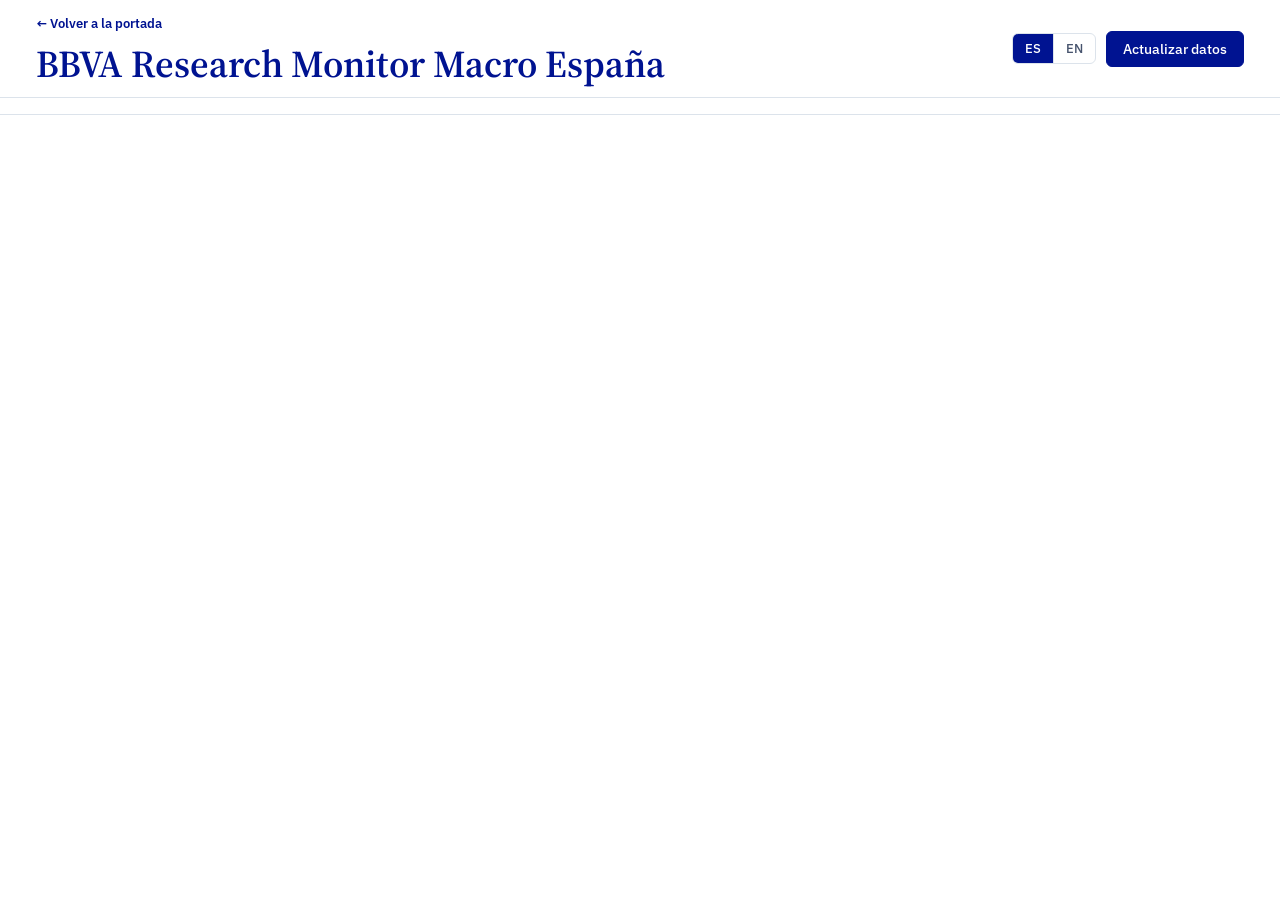
<file: template_spain_turkey.html>
<!doctype html>
<html lang="es"><head><meta charset="utf-8"><meta name="viewport" content="width=device-width,initial-scale=1,viewport-fit=cover"><style>:root{padding-top:env(safe-area-inset-top,0px);padding-bottom:env(safe-area-inset-bottom,0px)}body{margin:0}img{max-width:100%}[hidden]{display:none!important}</style>
<title>BBVA Research Monitor Macro España</title>
<meta name="claude:viewport-fit-sides" content="cover">
<link rel="stylesheet" href="https://fonts.googleapis.com/css2?family=Source+Serif+4:opsz,wght@8..60,400;8..60,600;8..60,700&family=IBM+Plex+Sans:wght@400;500;600&family=IBM+Plex+Mono:wght@400;500&display=swap">
<style>
/* Layout: masthead band → control row (tabs + data status) → per-section grid of chart figures, 2 columns on wide screens, 1 on phones.
   Palette and type follow the BBVA Research explorer (Electric Blue / Serene Blue / Midnight; Source Serif 4 + IBM Plex). */
:root{
  --ground:#ffffff; --surface:#ffffff; --surface-2:#ffffff; --rule:#DCE3EB; --grid:#E6EBF0;
  --navy:#001391; --on-navy:#ffffff; --tot:#8BE98B; --on-tot:#00105E; --icon-bg:#85C8FF; --up:#1C9AAB; --down:#C0001A; --flat:#B9C3D0;
  --y1:#001391; --y2:#85C8FF; --y3:#8BE98B; --y4:#FFB56B; --qbar:#B9C3D0;
  --ink:#000519; --muted:#46536D; --faint:#7D8AA0;
  --accent:#001391; --accent-soft:#85C8FF; --on-accent:#ffffff;
  --s1:#1168E8; --s2:#D87600; --s3:#008F7B; --s4:#7B5CD6;
  --chart-ink:#060E46; --chart-grid:#E2E6EA; --chart-zero:#ADB8C2;
  --good:#1B7F4B; --good-bg:#E3F4EA; --bad:#B4361F; --bad-bg:#FBE7E2; --neutral-bg:#ffffff;
  --flag:#7A6300; --flag-bg:#FFF6C9;
  --serif:"Source Serif 4",Georgia,"Times New Roman",serif;
  --sans:"IBM Plex Sans",system-ui,-apple-system,"Segoe UI",sans-serif;
  --mono:"IBM Plex Mono",ui-monospace,Menlo,Consolas,monospace;
  color-scheme:only light;
}
*{box-sizing:border-box}
body{background:var(--ground);color:var(--ink);font-family:var(--sans);font-size:15px;line-height:1.5}
.wrap{max-width:1240px;margin:0 auto;padding-left:max(16px,env(safe-area-inset-left,0px));padding-right:max(16px,env(safe-area-inset-right,0px))}
header.mast{background:var(--surface);border-bottom:1px solid var(--rule)}
header.mast .wrap{padding-block:22px 18px;display:flex;flex-wrap:wrap;gap:16px 32px;align-items:flex-end;justify-content:space-between}
.eyebrow{font-family:var(--mono);font-size:12px;letter-spacing:.08em;text-transform:uppercase;color:var(--muted);margin:0 0 6px}
h1{font-family:var(--serif);font-weight:600;font-size:clamp(26px,3.4vw,38px);line-height:1.1;margin:0;text-wrap:balance;color:var(--accent)}
.lede{margin:8px 0 0;color:var(--muted);max-width:62ch}
.datactl{display:flex;flex-direction:column;align-items:flex-end;gap:6px;min-width:0}
.btn{font:500 14px/1 var(--sans);padding:10px 16px;border-radius:6px;border:1px solid var(--accent);background:var(--accent);color:var(--on-accent);cursor:pointer}
.btn:hover{filter:brightness(1.08)}
.btn.ghost{background:transparent;color:var(--accent)}
.btn:focus-visible,.tabs button:focus-visible,.seg button:focus-visible{outline:2px solid var(--accent);outline-offset:2px}
.status{font-size:12.5px;color:var(--muted);text-align:right;max-width:46ch}
.stamp{font-family:var(--mono);font-size:12px;color:var(--muted)}
html:not([data-monitor="usa"]) .mast .wrap{padding-block:12px;align-items:center;gap:10px 24px}
html:not([data-monitor="usa"]) .mast :is(.eyebrow,.lede,.stamp){display:none}
html:not([data-monitor="usa"]) .mast .status{position:absolute;width:1px;height:1px;overflow:hidden;clip-path:inset(50%);white-space:nowrap}
nav.tabsbar{position:sticky;top:env(safe-area-inset-top,0px);z-index:5;background:var(--surface);border-bottom:1px solid var(--rule)}
body::before{content:"";position:fixed;inset:0 0 auto;height:env(safe-area-inset-top,0px);z-index:10;background:var(--surface)}
.tabs{display:flex;flex-wrap:wrap;align-items:center;gap:8px 4px;padding:8px 3px}
.tabs button{flex:none;font:500 14px/1.2 var(--sans);color:var(--ink);background:var(--surface);border:1px solid var(--rule);border-radius:999px;padding:8px 12px;cursor:pointer;white-space:nowrap}
.tabs button[aria-selected="true"]{color:var(--on-accent);background:var(--accent);border-color:var(--accent)}
.tabs button:hover:not([aria-selected="true"]){color:var(--accent);border-color:var(--accent)}
.theme-subgroup{display:flex;flex-wrap:wrap;align-items:center;gap:6px 10px;margin:0 0 16px}
main .wrap{padding-block:24px 48px}
html:not([data-monitor="usa"]) main .wrap{padding-top:16px}
.sechead{display:flex;flex-wrap:wrap;gap:12px 24px;align-items:baseline;justify-content:space-between;margin-bottom:16px}
h2{font-family:var(--serif);font-weight:600;font-size:clamp(22px,2.6vw,30px);line-height:1.15;margin:0;text-wrap:balance;color:var(--accent);max-width:34ch}
.kicker{font-family:var(--mono);font-size:11.5px;letter-spacing:.08em;text-transform:uppercase;color:var(--muted);margin:0 0 6px}
h3{font-family:var(--sans);font-weight:600;font-size:13.5px;margin:0;text-wrap:balance;text-transform:uppercase;letter-spacing:.02em;color:var(--accent)}
.seg{display:inline-flex;border:1px solid var(--rule);border-radius:6px;overflow:hidden;background:var(--surface)}
.seg button{font:500 13px/1 var(--sans);padding:8px 12px;background:none;border:0;border-left:1px solid var(--rule);color:var(--muted);cursor:pointer}
.seg button:first-child{border-left:0}
.seg button[aria-pressed="true"]{background:var(--accent);color:var(--on-accent)}
.grid{display:grid;grid-template-columns:repeat(2,minmax(0,1fr));gap:36px 28px}
@media(max-width:820px){.grid{grid-template-columns:minmax(0,1fr)}}
.fig{background:var(--surface);border:1px solid var(--chart-grid);border-radius:16px;padding:clamp(12px,1.7vw,24px);min-width:0;display:flex;flex-direction:column;gap:10px}
.fig.wide{grid-column:1/-1}
.fig h3{font:700 clamp(17px,1.65vw,23px)/1.18 var(--serif);color:var(--chart-ink);letter-spacing:normal;text-transform:none;text-wrap:pretty;overflow-wrap:anywhere}
.fig .sub{font-size:13px;color:var(--muted);margin-top:4px}
.fig .src{font-size:12px;color:var(--muted);margin-top:auto;padding-top:4px;overflow-wrap:anywhere}
.legend{display:flex;flex-wrap:wrap;gap:4px 14px;font-size:12.5px;color:var(--muted)}
/* legends sit under the plot: title → reading → chart → legend → source */
.fig>.chart{order:1}.fig>.lg,.fig>.legend{order:2}.fig>figcaption{order:3}
.legend span{display:inline-flex;align-items:center;gap:6px}
.legend i{width:14px;height:3px;border-radius:2px;display:inline-block}
.legend i.bar{height:10px;width:10px;border-radius:2px}
.chart,.chart-plot,.bbmini-chart{position:relative;min-width:0;width:100%}
.chart svg,.bbmini-chart svg{display:block;width:100%;height:auto;overflow:visible}
.chart text{font-family:var(--sans);font-size:11px;fill:var(--muted)}
.chart-featured{container-type:inline-size}
.chart-featured text{font-size:12px}
.chart-range{display:grid;gap:6px;max-width:100%;margin:4px 0 8px;font-size:12px;color:var(--muted)}
.period-controls{display:flex;align-items:center;gap:6px 10px}
.chart-range .seg{gap:4px;border:0;min-width:0;flex-wrap:wrap}
.chart-range .seg button,.chart-date-range summary{border:0;border-radius:7px;background:#F3F5F6;color:var(--accent);padding:8px 10px;font-size:13px;font-weight:600;line-height:1}
.chart-range .seg button[aria-pressed="true"],.chart-date-range[data-custom] summary{background:var(--accent);color:var(--on-accent)}
.chart-date-range{flex:none;max-inline-size:100%}
.chart-date-range summary{cursor:pointer;inline-size:max-content;max-inline-size:100%}
.chart-date-range[open]{display:flex;align-items:center;gap:8px}
.date-coverage{display:flex;flex-wrap:wrap;gap:4px 12px;line-height:1.4;font-variant-numeric:tabular-nums}
.date-coverage b{color:var(--chart-ink)}
.custom-range{display:flex;flex-wrap:wrap;gap:6px 10px;align-items:center}
.custom-range label{display:flex;align-items:center;gap:5px;min-width:0;color:var(--chart-ink);font-weight:600}
.custom-range input{min-width:0;padding:5px 7px;border:1px solid var(--rule);border-radius:5px;background:var(--surface);color:var(--ink);font:inherit}
.custom-range [role="alert"]{flex-basis:100%;margin:0;color:var(--ink)}
.custom-range [role="alert"]:empty{display:none}
@media(max-width:600px){.period-controls{flex-wrap:wrap}}
@media(max-width:380px){.chart-date-range[open]{display:grid;gap:4px}}
.chart-body{display:grid;gap:12px}
.chart-readings{border-top:1px solid var(--chart-grid);padding-top:10px;min-width:0}
.chart-readings>p{margin:0 0 8px;font-size:12px;color:var(--muted)}
.chart-readings ul{list-style:none;margin:0;padding:0;display:grid;grid-template-columns:repeat(auto-fit,minmax(min(100%,130px),1fr));gap:10px 14px}
.chart-readings li{min-width:0;border-left:3px solid var(--reading-color);padding-left:8px;line-height:1.24;overflow-wrap:anywhere}
.chart-reading-value{display:block;color:var(--chart-ink);color:color-mix(in srgb,var(--reading-color) 70%,var(--chart-ink));font:600 20px/1.24 var(--sans);font-variant-numeric:tabular-nums}
.chart-reading-value small{font-size:12px;font-weight:500}
.chart-reading-label{display:block;color:var(--chart-ink);font-size:12.5px;margin:2px 0}
.chart-readings time,.chart-reading-source,.gread .reading-context{display:block;color:var(--muted);font-size:11.5px}
.chart-reading-source{margin-top:5px;line-height:1.38}
.source-publisher{color:var(--accent);font-weight:600}
a.source-publisher{text-decoration:underline;text-underline-offset:2px}
.source-code{display:block;color:var(--muted);font:11px/1.4 var(--mono);overflow-wrap:anywhere}
.series-chart-sources{order:3;font-size:12px;color:var(--muted)}
.series-chart-sources summary{cursor:pointer;color:var(--accent);font-weight:600;inline-size:max-content;max-inline-size:100%}
.series-chart-sources ul{list-style:none;padding:0;margin:7px 0 0;display:grid;gap:6px}
.series-chart-sources li{padding-inline-start:8px;border-inline-start:2px solid var(--chart-grid);overflow-wrap:anywhere}
.series-source-name{display:block;color:var(--chart-ink)}
.figure-csv-footer{order:4;display:flex;justify-content:flex-end}
.figure-csv-footer:empty{display:none}
.csv-action.btn{flex:none;font-size:10px;line-height:1.2;padding:3px 6px;border-color:var(--rule);white-space:nowrap}
.csv-action:disabled{opacity:.5;cursor:default}
.chart-readings.is-hovering li time{display:none}
.chart-readings p[data-cursor-date]{color:var(--chart-ink);font-weight:600}
.transform-control option:disabled{color:var(--faint)}
@container (min-width:620px){
  .chart-body{grid-template-columns:minmax(0,1fr) minmax(128px,23%);align-items:start}
  .chart-readings{border-top:0;border-left:1px solid var(--chart-grid);padding:0 0 0 12px}
  .chart-readings ul{grid-template-columns:minmax(0,1fr)}
}
.tip{position:absolute;pointer-events:none;background:var(--surface);color:var(--chart-ink);border:1px solid var(--chart-grid);border-radius:9px;padding:9px 11px;font-size:12.5px;box-shadow:0 4px 16px rgba(6,14,70,.12);width:max-content;min-width:min(150px,100%);max-width:100%;overflow-wrap:anywhere;z-index:3}
.tip b{display:block;font-weight:600;margin-bottom:4px}
.tip div{display:flex;justify-content:space-between;gap:14px;font-variant-numeric:tabular-nums}
.tip i{width:8px;height:8px;border-radius:50%;display:inline-block;margin-right:6px}
/* KPI tiles */
.kpis{display:grid;grid-template-columns:repeat(auto-fill,minmax(210px,1fr));gap:0 24px;margin-bottom:22px}
.kpi{background:transparent;border:0;border-top:1px solid var(--rule);border-radius:0;padding:12px 0 10px;display:flex;flex-direction:column;gap:4px;min-width:0;cursor:pointer;text-align:left;font:inherit;color:inherit}
.kpi:hover{border-top-color:var(--accent)}
.kpi .lab{font-size:12.5px;color:var(--muted);line-height:1.3;min-height:2.6em}
.kpi .val{font-family:var(--serif);font-weight:600;font-size:30px;line-height:1.1;font-variant-numeric:tabular-nums;color:var(--ink)}
.kpi .val small{font-family:var(--sans);font-size:13px;font-weight:500;color:var(--muted);margin-left:3px}
.kpi .meta{display:flex;justify-content:space-between;align-items:center;gap:8px;font-size:12px;color:var(--muted)}
.chip{border:1px solid var(--rule);display:inline-flex;align-items:center;gap:4px;font-size:12px;font-weight:500;padding:2px 7px;border-radius:999px;background:var(--neutral-bg);color:var(--muted);white-space:nowrap;font-variant-numeric:tabular-nums}
.chip.good{background:var(--good-bg);color:var(--good)}
.chip.bad{background:var(--bad-bg);color:var(--bad)}
.chip.flash{background:var(--flag-bg);color:var(--flag)}
.spark{height:34px;width:100%}
/* tables */
.tblwrap{overflow-x:auto;background:var(--surface);border:1px solid var(--rule);border-radius:8px}
table{border-collapse:collapse;width:100%;font-size:13.5px;font-variant-numeric:tabular-nums}
th,td{padding:8px 12px;text-align:right;border-bottom:1px solid var(--grid);white-space:nowrap}
th:first-child,td:first-child{text-align:left;white-space:normal;min-width:220px}
thead th{font-size:12px;font-weight:600;color:var(--muted);background:var(--surface);position:sticky;top:0;border-bottom:1px solid var(--rule)}
tbody tr:hover{background:var(--surface-2)}
tr.grp td{background:var(--ground);font-family:var(--mono);font-size:11.5px;letter-spacing:.06em;text-transform:uppercase;color:var(--muted);padding-top:12px}
td.src{font-size:12px;color:var(--muted);text-align:left}
td .u{color:var(--faint);font-size:12px;margin-left:4px}
.tblhead{display:flex;flex-wrap:wrap;gap:10px;align-items:center;justify-content:space-between;margin:26px 0 10px}
.tblhead:first-child{margin-top:0}
.note{font-size:13px;color:var(--muted);max-width:75ch}
.copyok{font-size:12.5px;color:var(--good);margin-left:8px}
a{color:var(--accent)}
.prose{max-width:72ch}
.prose p,.prose li{color:var(--ink)}
.prose code{font-family:var(--mono);font-size:13px;background:var(--surface-2);padding:1px 5px;border-radius:4px}
.pickrow{display:flex;flex-wrap:wrap;gap:16px 24px;align-items:flex-end;justify-content:space-between;padding:14px 0;border-top:1px solid var(--rule);border-bottom:1px solid var(--rule);margin-bottom:16px}
.picks{display:flex;flex-direction:column;gap:8px;min-width:0;flex:1 1 420px}
.picklab{font-family:var(--mono);font-size:11.5px;letter-spacing:.08em;text-transform:uppercase;color:var(--muted)}
.chips{display:flex;flex-wrap:wrap;gap:8px}
.pchip{display:inline-flex;align-items:center;gap:8px;background:var(--surface);border:1px solid var(--rule);border-radius:6px;padding:6px 6px 6px 10px;font-size:13.5px;max-width:100%}
.pchip i{width:14px;height:3px;border-radius:2px;flex:none}
.pchip button{border:0;background:none;color:var(--muted);font-size:16px;line-height:1;cursor:pointer;padding:2px 6px;border-radius:4px}
.pchip button:hover{background:var(--surface-2);color:var(--ink)}
select#addSeries{font:inherit;font-size:14px;padding:8px 10px;border:1px solid var(--rule);border-radius:6px;background:var(--surface);color:var(--ink);max-width:420px;width:100%}
.gcard h3{font-size:clamp(15px,1.4vw,18px)}
.gcard h3,.gcard .sub{overflow:hidden;text-overflow:ellipsis;white-space:nowrap}
.gread{display:flex;flex-wrap:wrap;align-items:baseline;justify-content:space-between;gap:4px 12px}
.gread .chart-reading-value{--reading-color:var(--s1)}
.gread .reading-context{margin-top:2px;font-variant-numeric:tabular-nums}
.explain{background:var(--flag-bg);border-left:4px solid var(--flag);border-radius:6px;padding:14px 18px;font-size:14px;max-width:72ch;margin-top:18px}
.explain b{color:var(--flag)}
.bigbars{display:grid;grid-template-columns:repeat(2,minmax(0,1fr));gap:36px 28px}@media(max-width:760px){.bigbars{grid-template-columns:minmax(0,1fr)}}
.bb{display:flex;align-items:flex-end;justify-content:space-around;gap:10px;height:280px;padding:10px 8px 0;border-bottom:1px solid var(--rule)}
.bb .col{display:flex;flex-direction:column;align-items:center;justify-content:flex-end;height:100%;flex:1;max-width:110px}
.bb .v{font-size:28px;font-weight:500;font-variant-numeric:tabular-nums;margin-bottom:6px}
.bb .bar{width:62%;border-radius:4px 4px 0 0}
.bb-x{display:flex;justify-content:space-around;gap:10px;padding:8px 8px 0}
.bb-x div{flex:1;max-width:110px;text-align:center;font-size:17px;color:var(--ink)}
.bb-x small{display:block;font-size:14px;color:var(--up);margin-top:2px}
.key{display:flex;flex-direction:column;gap:0}
.key div{display:flex;align-items:center;gap:12px;padding:14px 4px;border-bottom:1px solid var(--rule);font-size:13.5px;color:var(--muted)}
.key div:last-child{border-bottom:0}
.tri{width:0;height:0;flex:none}
.tri.up{border-left:9px solid transparent;border-right:9px solid transparent;border-bottom:15px solid var(--up)}
.tri.down{border-left:9px solid transparent;border-right:9px solid transparent;border-top:15px solid var(--down)}
.tri.flat{border-top:9px solid transparent;border-bottom:9px solid transparent;border-left:15px solid var(--flat)}
table.fc thead th{background:var(--navy);color:var(--on-navy);font-size:13px}
table.fc td.l1{padding-left:28px}table.fc td.l2{padding-left:44px}
table.fc tr.b td{font-weight:600;color:var(--accent);border-bottom-color:var(--accent)}
table.fc tr.tot td{background:var(--tot);color:var(--on-tot);font-weight:600}
table.fc td.f{font-weight:600}
.grid3{display:grid;grid-template-columns:repeat(3,minmax(0,1fr));gap:36px 28px;margin-bottom:8px}
@media(max-width:1000px){.grid3{grid-template-columns:repeat(2,minmax(0,1fr))}}@media(max-width:620px){.grid3{grid-template-columns:minmax(0,1fr)}}
.fig .src a{color:var(--accent);text-decoration:none;font-weight:500}
.tblhead2{display:flex;flex-wrap:wrap;gap:10px;align-items:flex-end;justify-content:space-between;margin-bottom:4px}
.stack{display:flex;flex-direction:column;gap:28px}
.tblfig .tblwrap{border:0;border-radius:0}
.pchip .axbtn{font-size:11.5px;border:1px solid var(--rule);border-radius:4px;padding:2px 6px;color:var(--accent)}
.mcol{display:flex;flex-direction:column;gap:0;min-width:0}
.bbwrap{display:grid;grid-template-columns:300px minmax(0,1fr);gap:32px;align-items:start}
@media(max-width:900px){.bbwrap{grid-template-columns:minmax(0,1fr)}}
.bbside{display:flex;flex-direction:column;gap:18px;position:sticky;top:12px}
.board-head,.board-layout{--board-sidebar:260px;--board-gutter:18px}
.board-layout{column-gap:var(--board-gutter)}
@media(min-width:901px){
  .board-layout,.board-head{grid-template-columns:var(--board-sidebar) minmax(0,1fr)}
  .board-head{display:grid;gap:var(--board-gutter)}
}
@media(max-width:900px){.board-layout>.bbside{position:static}}
.board-figure{margin:0;min-width:0}
.board-figure .board-chart-title{margin:0;font:700 clamp(17px,1.65vw,23px)/1.18 var(--serif);color:var(--chart-ink);letter-spacing:normal;text-transform:none;text-wrap:pretty;overflow-wrap:anywhere}
.board-figure>.figure-csv-title .sub{font-size:13px;color:var(--muted);margin-top:4px}
.bbgallery>.board-chart-title{margin-bottom:6px}
.bbmini h3{overflow:hidden;text-overflow:ellipsis;white-space:nowrap}
.board-layout .board-figure.fig{gap:6px;padding:clamp(8px,1vw,14px)}
.board-layout .board-figure>.chart-range{margin:0}
.board-figure .period-controls{flex-wrap:wrap}
.board-chart-note{order:2;margin:0}
.bbgallery>.figure-csv-footer{margin-top:12px}
.board-figure .legend i{flex:none}
.board-figure>.lg:not(:empty){border-top:1px solid var(--chart-grid);padding-top:8px}
.bbgrp{display:flex;flex-direction:column;gap:8px}
.big-catalog-filters{padding:8px;border-bottom:1px solid var(--rule)}
.big-compare-actions{display:flex;flex-wrap:wrap;gap:6px}
.big-compare-actions .btn{font-size:12px;line-height:1.3;padding:6px 9px}
.big-totals{display:flex;align-items:center;flex-wrap:wrap;gap:6px 10px}
.big-totals .seg button{padding:6px 10px;font-size:13px}
.big-totals .seg button:disabled:not([aria-pressed="true"]){opacity:.5;cursor:default}
.pchip .big-reference{color:inherit;font:inherit;text-align:left;padding:0}
.pchip .big-reference[aria-pressed="true"]{text-decoration:underline;text-underline-offset:3px}
.big-title h3{text-transform:none;letter-spacing:normal}
.transform-control{display:grid;grid-template-columns:minmax(0,1.35fr) minmax(0,1fr);align-items:end;gap:8px}
.transform-field{display:grid;gap:4px;min-width:0}
.transform-field>select.axsel{min-width:0;max-width:none;text-overflow:ellipsis}
.transform-field>.picklab{font-size:10px;letter-spacing:.06em}
.board-layout .transform-control{grid-template-columns:minmax(0,1fr)}
#bblg:empty{display:none}
/* Blackboard de USA (.bbfig): título en una línea, subtítulo y periodos; lecturas como leyenda inferior */
.bbfig h3{white-space:nowrap;overflow:hidden;text-overflow:ellipsis;text-wrap:nowrap;overflow-wrap:normal}
.bbfig>.figure-csv-title{min-width:0}
.bbfig .sub:not(:empty)::before{content:"("}
.bbfig .sub:not(:empty)::after{content:")"}
.bbfig>.chart-range{display:contents}
.bbfig #bbchart .chart-body{grid-template-columns:minmax(0,1fr)}
.bbfig #bbchart .chart-readings{border-left:0;border-top:1px solid var(--chart-grid);padding:10px 0 0}
.bbfig #bbchart .chart-readings{display:flex;flex-wrap:wrap;align-items:baseline;gap:4px 18px}
.bbfig #bbchart .chart-readings ul{display:flex;flex-wrap:wrap;gap:6px 20px;flex:1;min-width:0}
.bbfig #bbchart .chart-readings li{display:flex;align-items:baseline;gap:7px;border-left:0;padding-left:0;font-size:13px}
.bbfig #bbchart .chart-readings li::before{content:"";flex:none;inline-size:16px;block-size:3px;border-radius:2px;background:var(--reading-color);align-self:center}
.bbfig #bbchart .chart-reading-label{order:1;margin:0;font-size:13px}
.bbfig #bbchart .chart-reading-value{order:2;display:none;font-size:13px;line-height:inherit;white-space:nowrap}
.bbfig #bbchart .chart-readings.is-hovering .chart-reading-value{display:inline}
.bbfig #bbchart .chart-readings li time,.bbfig #bbchart .chart-reading-source{display:none}
.bbfig #bbchart .chart-readings>p{order:2;margin:0;visibility:hidden;white-space:nowrap}
.bbfig #bbchart .chart-readings.is-hovering>p{visibility:visible}
.band-note{margin:0 0 4px}
.band-key{display:flex;flex-wrap:wrap;gap:4px 14px;font-size:12px;color:var(--muted)}
.band-key span{display:inline-flex;align-items:center;gap:6px;white-space:nowrap}
.band-swatch{display:inline-block;inline-size:16px;block-size:10px;border-radius:2px;background:var(--band-color)}
.band-swatch.mean{block-size:0;border-top:2px dashed var(--band-color);background:none;border-radius:0}
.band-swatch.one{opacity:.34}
.band-swatch.two{opacity:.14}
.board-head{align-items:center;margin-bottom:10px}
.board-modes{flex:1;min-width:0}
.board-modes .bbmodes{display:flex;flex-wrap:wrap}
.board-modes .bbmodes button{border:0;border-radius:7px;background:#f3f5f6;color:var(--accent);font-weight:600;box-shadow:none;padding:7px 10px;white-space:nowrap}
.board-modes .bbmodes button[aria-pressed="true"]{background:var(--accent);color:var(--on-accent);box-shadow:none}
@media(max-width:900px){.board-modes{flex-basis:100%;order:3}}
.board-transform-group .transform-sources{flex-direction:column;gap:3px}
@media(min-width:901px){.board-transform-group .transform-control{grid-template-columns:minmax(0,1fr)}}
.transform-sources{display:flex;flex-wrap:wrap;gap:4px 8px}
.transform-sources span{font-size:12px;color:var(--muted)}
.transform-sources b{font-weight:600}
.bbmodes{display:grid;grid-template-columns:1fr 1fr;gap:6px}
.bbmodes button{font:500 13px/1.2 var(--sans);padding:9px 10px;border:1px solid var(--rule);border-radius:6px;background:var(--surface);color:var(--ink);cursor:pointer;text-align:left}
.bbmodes button[aria-pressed="true"],.bbtabs button[aria-selected="true"]{border-color:var(--accent);color:var(--accent);box-shadow:inset 0 0 0 1px var(--accent)}
.bbtabs{display:grid;grid-template-columns:1fr 1fr;border-bottom:1px solid var(--rule)}
.bbtabs button{font:600 13px/1 var(--sans);padding:10px 6px;background:none;border:0;border-bottom:2px solid transparent;color:var(--muted);cursor:pointer}
.bbtabs button[aria-selected="true"]{color:var(--accent);border-bottom-color:var(--accent);box-shadow:none}
.bbsearch{width:100%;font:400 13px/1.2 var(--sans);padding:9px 10px;border:1px solid var(--rule);border-radius:6px;background:var(--surface);color:var(--ink)}
.series-search{display:grid;gap:6px}
.series-search-results{display:grid;gap:6px}
.series-search-results ul{list-style:none;margin:0;padding:3px;max-height:235px;overflow:auto;border:1px solid var(--rule);border-radius:6px}
.series-search-results button{display:block;width:100%;text-align:left;font:inherit;font-size:13px;padding:6px 8px;border:0;border-radius:4px;color:var(--ink);background:var(--surface);cursor:pointer}
.series-search-results button:not(:disabled):is(:hover,:focus-visible){background:var(--surface-2);color:var(--accent);outline:2px solid var(--accent);outline-offset:-2px}
.series-search-results button:disabled{color:var(--muted);cursor:default}
.series-search-results small{display:block;color:var(--muted)}
.bbcatalog{border:1px solid var(--rule);border-radius:6px}
.bbcatalog>summary{padding:8px 10px;font-size:14px;cursor:pointer}
.bbcatalog[open]>summary{border-bottom:1px solid var(--rule)}
.bbaxis .bbcatalog>summary{overflow:hidden;text-overflow:ellipsis;white-space:nowrap}
.bb-axis-search{padding:8px;border-bottom:1px solid var(--rule)}
.bb-axis-search:has(.series-search-results:not([hidden]))+.bblist{display:none}
.bblist{max-height:340px;overflow:auto;padding:4px 8px}
.bblist .bbh{font-weight:500;font-size:13px;color:var(--accent);padding:6px 4px;cursor:pointer}
.bblist details details{margin-left:12px}
.bblist label{display:flex;gap:8px;align-items:flex-start;font-size:13px;line-height:1.3;padding:6px 4px;border-radius:4px;cursor:pointer}
.bblist input{flex-shrink:0;accent-color:var(--accent)}
.bblist label:hover,.bblist label:focus-within{background:#F3F7FD}
.bblist label:has(input:checked){background:#E7F2FF;color:var(--accent);font-weight:600}
.bblist label:has(input:disabled){cursor:default}
.bblist label .u{color:var(--muted);font-size:11.5px;margin-left:4px}
.bblist input[disabled]+span{color:var(--muted)}
.bbsel{display:flex;flex-direction:column;gap:6px}
.bbsel .row{display:grid;grid-template-columns:14px minmax(0,1fr) auto auto auto;gap:6px;align-items:center;font-size:13px;padding:6px 0;border-bottom:1px solid var(--rule)}
.bbsel button{font:500 12px/1 var(--sans);padding:5px 7px;border:1px solid var(--rule);border-radius:5px;background:var(--surface);color:var(--muted);cursor:pointer}
.bbsel button:disabled{opacity:.4;cursor:default}
.bbsel button:focus-visible{outline:2px solid var(--accent);outline-offset:1px}
.bbsel .series-grip{width:14px;height:22px;color:var(--series-color);font-size:18px;line-height:22px;cursor:grab;user-select:none}
.bbsel .series-grip:active{cursor:grabbing}
.bbsel .row[data-drop-side="before"]{box-shadow:inset 0 2px var(--accent)}
.bbsel .row[data-drop-side="after"]{box-shadow:inset 0 -2px var(--accent)}
.bb-order{display:grid;gap:2px}
.bbsel .bb-order button{padding:2px 5px}
.bb-base{grid-column:2/-1;font-size:12px;color:var(--muted)}
.bb-base summary{cursor:pointer;color:var(--accent);font-weight:600;inline-size:max-content;max-inline-size:100%}
.bb-base form{display:flex;align-items:end;flex-wrap:wrap;gap:5px;margin-top:5px}
.bb-base label{display:grid;gap:3px}
.bb-base input{min-width:0;font:inherit;color:var(--ink);background:var(--surface);border:1px solid var(--rule);border-radius:5px;padding:3px 5px}
.bb-base form p{flex-basis:100%;margin:0}
.bb-base form p:empty{display:none}
.bbsel .tag{font-family:var(--mono);font-size:11px;color:var(--accent)}
.mgrid{row-gap:20px}
.mgrid .fig>div:first-child{min-height:64px}
.mgrid .lg{min-height:44px}
.mixnote{font-family:var(--sans);color:var(--flag)}
.mcol .pickrow{flex-direction:column;align-items:stretch;gap:12px}
.mcol .pickrow .picks{flex:0 0 auto}
.warnline{font-size:13px;color:var(--flag);background:var(--flag-bg);border-radius:6px;padding:8px 12px;margin:0 0 12px;max-width:80ch}
.scatter-analysis{display:grid;gap:10px;padding-top:12px;border-top:1px solid var(--chart-grid)}
.scatter-analysis .fit-tools{display:flex;align-items:center;flex-wrap:wrap;gap:8px 14px}
.scatter-analysis .seg{flex-wrap:wrap}
.scatter-analysis dl{display:grid;grid-template-columns:repeat(2,minmax(0,1fr));gap:10px 12px;margin:6px 0}
#bb-scatter-sources:empty{display:none}
.scatter-analysis dt{font-size:12px;color:var(--muted)}
.scatter-analysis dd{margin:2px 0 0;color:var(--chart-ink);font-variant-numeric:tabular-nums;font-weight:600}
.chk{display:inline-flex;gap:8px;align-items:center;font-size:13.5px;color:var(--ink);cursor:pointer;padding:8px 0}
.ylab{font-size:11.5px;color:var(--muted);margin:2px 0 4px}
select.axsel{font:inherit;font-size:14px;padding:8px 10px;border:1px solid var(--rule);border-radius:6px;background:var(--surface);color:var(--ink);width:100%;max-width:420px}
select.addSeries{font:inherit;font-size:14px;padding:8px 10px;border:1px solid var(--rule);border-radius:6px;background:var(--surface);color:var(--ink);max-width:420px;width:100%}
.fc2 th.blklast,.fc2 td.blklast{border-right:2px solid var(--rule)}
.fc2 tr.hgrp th{font-size:11px;letter-spacing:.06em;text-transform:uppercase;color:var(--faint);text-align:center;border-bottom:0;padding-bottom:2px}
.tblnav{display:flex;flex-wrap:wrap;gap:6px 18px;margin:0 0 22px;font-size:13.5px}
.tblnav a{color:var(--accent);text-decoration:none;border-bottom:1px solid var(--rule);padding-bottom:2px}
.tblnav a:hover{border-bottom-color:var(--accent)}
table.fc2 td.l1{padding-left:28px} table.fc2 td.l2{padding-left:44px}
[id^="tbl-"]{scroll-margin-top:64px}
.errbox{background:var(--bad-bg);color:var(--bad);border-radius:6px;padding:10px 12px;font-size:13px;margin-bottom:16px}
footer{font-size:12px;color:var(--faint)}
footer .wrap{padding-block:0 32px}
footer .stamp{display:block;margin-top:4px}
@media(max-width:600px){.datactl{align-items:flex-start}.status{text-align:left}.kpi .val{font-size:26px}}
@media(prefers-reduced-motion:reduce){*{transition:none!important;animation:none!important}}
</style>
<style>.bbmultiples{display:grid;grid-template-columns:repeat(2,minmax(0,1fr));gap:16px}.bbmini{min-width:0}.bbmini-chart{width:100%}.bbheat-scroll{overflow:auto;max-width:100%}.bbheat{border-collapse:separate;border-spacing:2px;font-size:11px}.bbheat th{white-space:nowrap;padding:5px;text-align:left}.bbheat th:first-child{position:sticky;left:0;background:var(--surface);z-index:1;max-width:200px;overflow:hidden;text-overflow:ellipsis}.bbheat td{min-width:34px;height:28px}.bbheat .bbmissing{background:#d5dee8}@media(max-width:700px){.bbmultiples{grid-template-columns:1fr}}.bigheat-layout{display:block}.bigheat-layout>.bbside{display:none}.bigmap-scroll{max-width:100%;overflow-x:auto}.bigmap{border-collapse:collapse;table-layout:fixed;width:max(100%,1098px);font-size:12px;color:var(--ink)}.bigmap col.bigmap-label{width:240px}.bigmap col.bigmap-value{width:66px}.bigmap th,.bigmap td{box-sizing:border-box;border:1px solid #fff;padding:5px 6px;line-height:1.2}.bigmap thead th{background:#001391;color:#fff;text-align:center;font-weight:600;font-size:11px;white-space:normal}.bigmap .bigmap-section{background:#001391;color:#fff;text-align:left;font-weight:700}.bigmap .bigmap-label-cell{text-align:left;white-space:normal;overflow-wrap:anywhere}.bigmap td{text-align:right;white-space:nowrap;font-variant-numeric:tabular-nums}.bigmap .bigmissing{background:#e6e8ec;color:#7d8aa0}.bigmap td.bigmap-week-start,.bigmap th.bigmap-week-start{border-left:3px solid white}.bigmap col.bigmap-gap{width:12px}.bigmap th.bigmap-spacer,.bigmap td.bigmap-spacer{background:#fff!important;border:0;padding:0}</style></head><body>

<header class="mast"><div class="wrap">
  <div>
    <a href="index.html" class="home-link" style="display:inline-block;color:var(--accent);font-size:13px;font-weight:600;text-decoration:none;margin-bottom:10px">← Volver a la portada</a>
    <p class="eyebrow">Big Data &amp; AI</p>
    <h1>BBVA Research Monitor Macro España</h1>
    <p class="lede">Actividad, empleo, precios, cuentas públicas, sector exterior y condiciones financieras de la economía española, con las series oficiales del INE, el Banco de España, la Seguridad Social, el Ministerio de Trabajo, el Ministerio de Vivienda y el Ministerio de Economía.</p>
  </div>
  <div class="datactl">
    <div style="display:flex;gap:10px;align-items:center"><div class="seg" role="group" aria-label="Idioma / Language" id="langSeg"><button type="button" data-lang="es" aria-pressed="true">ES</button><button type="button" data-lang="en" aria-pressed="false">EN</button></div><button type="button" class="btn" id="refreshBtn">Actualizar datos</button></div>
    <span class="stamp" id="stamp"></span>
    <span class="status" id="liveMsg" aria-live="polite"></span>
  </div>
</div></header>
<nav class="tabsbar" aria-label="Secciones"><div class="wrap"><div class="tabs" role="tablist" id="tabs"></div></div></nav>
<main><div class="wrap" id="panel" role="tabpanel"></div></main>
<footer><div class="wrap" id="foot"></div></footer>

<script id="embedded-data" type="application/json">__DATA__</script>
<script src="series_transforms.js?v=10"></script>
<script>
"use strict";
/* English translations for the Spanish UI. Edit freely: keys are the Spanish text exactly as shown.
   Lookup order for each text node: exact match -> split on " · " -> "label (unit)" -> phrase rules (RULES). */
const EN = {
  "3 años, 4 trimestres y 3 últimos meses · las series trimestrales (precios y crédito) no tienen columnas mensuales · años y trimestres: sumas de 12 meses, último mes del periodo; tasas, sobre la media del periodo; índices y tipos, media": "3 years, 4 quarters and last 3 months · quarterly series (prices and credit) have no monthly columns · years and quarters: 12-month sums, last month of the period; rates, on the period average; indices and interest rates, average",
  "% a/a salvo indicación · 3 años, 4 trimestres y 3 últimos meses · * dato de avance · años y trimestres: tasas calculadas sobre la media del periodo o media de los meses (índices, saldos y niveles)": "% y/y unless stated · 3 years, 4 quarters and last 3 months · * flash estimate · years and quarters: rates computed on the period average, or average of the months (indices, balances and levels)",
  "3 años, 4 trimestres y 3 últimos meses · * dato de avance · años y trimestres: media de los meses; sumas de 12 meses y saldos acumulados, último mes del periodo": "3 years, 4 quarters and last 3 months · * flash estimate · years and quarters: average of the months; 12-month sums and year-to-date balances, last month of the period",
  "% a/a salvo indicación · índices de volumen encadenados, CVEC · últimos 3 años y 8 trimestres · anual: crecimiento de la media anual; aportaciones, media de los trimestres": "% y/y unless stated · chain-linked volumes, seasonally and calendar adjusted · last 3 years and 8 quarters · annual: growth of the annual average; contributions, average of the quarters",
  "Valor añadido bruto por ramas, % a/a · volumen, CVEC · últimos 3 años y 8 trimestres · anual: crecimiento de la media anual": "Gross value added by sector, % y/y · volume, seasonally and calendar adjusted · last 3 years and 8 quarters · annual: growth of the annual average",
  "Últimos 3 años y 8 trimestres · anual: media del año (paro, ocupados), crecimiento de la media anual (tasas) y cuarto trimestre (deuda y déficit)": "Last 3 years and 8 quarters · annual: year average (unemployment, employment), growth of the annual average (rates) and fourth quarter (debt and deficit)",
  // tables tab
  "PIB: demanda": "GDP: demand", "PIB: oferta": "GDP: supply", "Indicadores de vivienda": "Housing indicators", "Indicadores coyunturales": "Short-term indicators",
  "Precios, sector exterior y financiación": "Prices, external sector and financing", "Mercado laboral y sector público": "Labour market and public sector", "Mercados financieros": "Financial markets",
  "% a/a salvo indicación · índices de volumen encadenados, CVEC · últimos 8 trimestres": "% y/y unless stated · chain-linked volumes, seasonally and calendar adjusted · last 8 quarters",
  "Valor añadido bruto por ramas, % a/a · volumen, CVEC · últimos 8 trimestres": "Gross value added by sector, % y/y · volume, seasonally and calendar adjusted · last 8 quarters",
  "Último dato, dato anterior y hace un año · frecuencias mensual y trimestral": "Latest, previous and a year earlier · monthly and quarterly frequencies",
  "% a/a salvo indicación · últimos 12 meses · * dato de avance": "% y/y unless stated · last 12 months · * flash estimate", "Últimos 12 meses · * dato de avance": "Last 12 months · * flash estimate",
  "Datos trimestrales · últimos 8 trimestres": "Quarterly data · last 8 quarters", "Copiar CSV pega en Excel con separador punto y coma.": "Copy CSV pastes into Excel with a semicolon separator.",
  "Demanda nacional": "Domestic demand", "Sector exterior": "External sector", "Aportaciones al crecimiento del PIB": "Contributions to GDP growth", "Valor añadido bruto": "Gross value added",
  "Precios": "Prices", "Demanda": "Demand", "Oferta": "Supply", "Financiación": "Financing", "Actividad": "Activity", "Confianza": "Confidence", "Turismo": "Tourism", "Mercado laboral": "Labour market",
  "Sector público y exterior": "Public and external sector", "Crédito y tipos": "Credit and interest rates", "Sector público": "Public sector", "Tablas": "Tables",
  "Fuente: INE, Ministerio de Vivienda y Agenda Urbana, Consejo General del Notariado y Banco de España": "Source: INE, Ministry of Housing and Urban Agenda, General Council of Notaries and Bank of Spain",
  "Fuente: INE, Seguridad Social, SEPE, Ministerio de Economía (BDSICE), Comisión Europea y OCDE": "Source: INE, Social Security, SEPE, Ministry of Economy (BDSICE), European Commission and OECD",
  "Fuente: INE, Banco de España y Ministerio de Economía (BDSICE)": "Source: INE, Bank of Spain and Ministry of Economy (BDSICE)",
  "Fuente: INE, Seguridad Social y Banco de España": "Source: INE, Social Security and Bank of Spain",
  "Empleo: EPA y afiliación": "Employment: LFS and Social Security registrations", "% a/a. Ocupados EPA (barras) y afiliados medios a la Seguridad Social, media trimestral (línea)": "% y/y. LFS employment (bars) and average Social Security registrations, quarterly average (line)", "Ocupados EPA": "LFS employment", "Afiliados Seguridad Social": "Social Security registrations", "Afiliados a la Seguridad Social (media trimestral)": "Social Security registrations (quarterly average)",
  "Miles, media mensual desestacionalizada (Seguridad Social)": "Thousands, seasonally adjusted monthly average (Social Security)", "Afiliados desestacionalizados": "Seasonally adjusted registrations",
  "Miles, datos originales (SEPE)": "Thousands, unadjusted (SEPE)", "Afiliados a la Seguridad Social (desestacionalizados)": "Social Security registrations (seasonally adjusted)",
  "Seguridad Social": "Social Security", "SEPE (Ministerio de Trabajo)": "SEPE (Ministry of Labour)",
  "Fuente: INE, Banco de España, Seguridad Social, SEPE y Ministerio de Economía (BDSICE)": "Source: INE, Bank of Spain, Social Security, SEPE and Ministry of Economy (BDSICE)",
  "Actividad, empleo, precios, cuentas públicas, sector exterior y condiciones financieras de la economía española, con las series oficiales del INE, el Banco de España, la Seguridad Social, el Ministerio de Trabajo, el Ministerio de Vivienda y el Ministerio de Economía.": "Activity, employment, prices, public finances, external sector and financial conditions in the Spanish economy, from the official series of INE, the Bank of Spain, the Social Security, the Ministry of Labour, the Ministry of Housing and the Ministry of Economy.",
  // housing
  "Vivienda": "Housing", "Precio de la vivienda": "House prices", "IPV (INE)": "HPI (INE)", "Valor tasado": "Appraised value",
  "% a/a. Índice de precios de vivienda (INE) y valor tasado de la vivienda libre (Ministerio de Vivienda)": "% y/y. House price index (INE) and appraised value of free-market housing (Ministry of Housing)",
  "Valor tasado de la vivienda libre": "Appraised value of free-market housing", "€/m², trimestral": "€/m², quarterly", "€/m²": "€/m²",
  "Compraventa de viviendas": "Home sales", "Miles de operaciones, suma de 12 meses (Notariado)": "Thousands of transactions, 12-month sum (Notaries)", "Compraventas": "Sales",
  "Actividad constructora residencial": "Residential construction activity", "Miles de viviendas, suma de 12 meses": "Thousands of dwellings, 12-month sum",
  "Visados de obra nueva": "New-build permits", "Visados": "Permits", "Iniciadas": "Started", "Terminadas": "Completed",
  "Visados y compraventas": "Permits and sales", "% a/a de la suma de 12 meses": "% y/y of the 12-month sum",
  "Vivienda protegida": "Social housing", "Calificaciones definitivas, miles, suma de 12 meses": "Final certifications, thousands, 12-month sum", "Calificaciones definitivas": "Final certifications",
  "Coste de construcción residencial": "Residential construction costs", "Índice de costes del Ministerio de Vivienda, % a/a": "Ministry of Housing cost index, % y/y", "Coste de construcción": "Construction costs",
  "Hipotecas y crédito a la vivienda": "Mortgages and housing credit", "% a/a. Número de hipotecas (INE) y saldo de crédito a hogares para vivienda (BdE)": "% y/y. Number of mortgages (INE) and outstanding household housing credit (Bank of Spain)",
  "Hipotecas (número)": "Mortgages (number)", "Crédito a la vivienda": "Housing credit", "Tipo de interés de las nuevas hipotecas": "Interest rate on new mortgages",
  "TEDR de nuevas operaciones y Euríbor a 12 meses, %": "NDER on new business and 12-month Euribor, %",
  "Visados de obra nueva: viviendas (12 meses)": "New-build permits: dwellings (12 months)", "Viviendas iniciadas (12 meses)": "Housing starts (12 months)",
  "Viviendas terminadas (12 meses)": "Housing completions (12 months)", "Vivienda protegida: calificaciones definitivas (12 meses)": "Social housing: final certifications (12 months)",
  "Compraventa de viviendas (12 meses)": "Home sales (12 months)", "Créditos y depósitos": "Credit and deposits", "Coste salarial total por trabajador y mes (ETCL)": "Total wage cost per worker per month (QLCS)", "Coste salarial ordinario por trabajador y mes (ETCL)": "Ordinary wage cost per worker per month (QLCS)", "Coste laboral total por trabajador y mes (ETCL)": "Total labour cost per worker per month (QLCS)", "Incremento salarial pactado en convenios (acumulado en el año)": "Wage increase agreed in collective agreements (year to date)", "Salarios y costes laborales": "Wages and labour costs", "% a/a. Coste por trabajador y mes (ETCL, trimestral) e incremento pactado en convenios (mensual, acumulado en el año)": "% y/y. Cost per worker per month (QLCS, quarterly) and wage increase agreed in collective agreements (monthly, year to date)", "Coste salarial total": "Total wage cost", "Salarial total": "Total wages", "Coste salarial ordinario": "Ordinary wage cost", "Salarial ordinario": "Ordinary wages", "Coste laboral total": "Total labour cost", "Laboral total": "Labour cost", "Convenios": "Collective agreements", "Salarios frente a inflación": "Wages vs inflation", "% a/a. Coste salarial ordinario por trabajador (ETCL) e IPC general": "% y/y. Ordinary wage cost per worker (QLCS) and headline CPI", "Salarios": "Wages", "Precios y salarios": "Prices and wages", "Precios, salarios, sector exterior y financiación": "Prices, wages, external sector and financing", "Ministerio de Trabajo y Economía Social (BDSICE)": "Ministry of Labour and Social Economy (BDSICE)", "Fuente: INE, Ministerio de Trabajo y Economía Social, Banco de España y Ministerio de Economía (BDSICE)": "Source: INE, Ministry of Labour and Social Economy, Banco de España and Ministry of Economy (BDSICE)", "Pizarra de series": "Series blackboard", "Pizarra de series temporales": "Time Series Blackboard", "Modalidad de gráfico": "Chart type", "Líneas": "Lines", "Dos ejes": "Two axes", "Barras": "Bars", "Barras apiladas": "Stacked bars", "Dispersión": "Scatter", "Transformación": "Transformation", "Nivel": "Level", "Estandarizado": "Standardised", "Base 100": "Base 100", "Ajuste": "Fit", "Lineal": "Linear", "Cuadrático": "Quadratic", "No lineal": "Non-linear", "Buscar serie…": "Search series…", "Eje izq.": "Left axis", "Eje dcho.": "Right axis", "Eje X": "X axis", "Eje Y": "Y axis", "Intercambiar ejes": "Swap axes", "Pizarra vacía": "Empty blackboard", "Elige series en el panel de la izquierda": "Pick series in the left panel", "Ninguna serie coincide con la búsqueda.": "No series match the search.", "No hay series elegidas. Márcalas en «Todas las series».": "No series selected. Tick them under 'All series'.", "Opciones de la pizarra": "Blackboard options", "Cambiar de eje": "Switch axis", "Las series tienen unidades distintas: usa «Dos ejes» o la transformación «Estandarizado» para compararlas.": "The series have different units: use 'Two axes' or the 'Standardised' transformation to compare them.", "Dispersión: elige una segunda serie para el eje Y": "Scatter: pick a second series for the Y axis", "Crédito a otros sectores residentes (saldo)": "Credit to other resident sectors (stock)", "Ratio de dudosidad del crédito a otros sectores residentes": "NPL ratio, credit to other resident sectors", "Crédito para actividades productivas (saldo)": "Credit for productive activities (stock)", "Crédito a hogares para consumo (saldo)": "Household consumer credit (stock)", "Depósitos de otros sectores residentes (saldo)": "Deposits of other resident sectors (stock)", "Depósitos a la vista de otros sectores residentes": "Overnight deposits, other resident sectors", "Depósitos a plazo y con preaviso de otros sectores residentes": "Time and notice deposits, other resident sectors", "Nuevas operaciones de crédito a la vivienda (12 meses)": "New housing loans (12 months)", "Nuevas operaciones de crédito al consumo (12 meses)": "New consumer loans (12 months)", "Nuevas operaciones de crédito a empresas (12 meses)": "New loans to firms (12 months)", "Tipo nuevas operaciones de crédito al consumo (TEDR)": "Rate on new consumer loans (NDER)", "Tipo nuevas operaciones de crédito a empresas (TEDR)": "Rate on new loans to firms (NDER)", "Tipo del saldo vivo de crédito a la vivienda (TEDR)": "Rate on outstanding housing loans (NDER)", "Tipo nuevos depósitos a plazo de hogares (TEDR)": "Rate on new household time deposits (NDER)", "Tipo nuevos depósitos a plazo de empresas (TEDR)": "Rate on new corporate time deposits (NDER)", "Tipo de los depósitos a la vista de hogares (TEDR)": "Rate on household overnight deposits (NDER)", "Ratio de dudosidad: actividades productivas": "NPL ratio: productive activities", "Ratio de dudosidad: vivienda de hogares": "NPL ratio: household housing", "Ratio de dudosidad: consumo de hogares": "NPL ratio: household consumption", "Crédito y depósitos del sector privado": "Private sector credit and deposits", "Saldo vivo de otros sectores residentes, miles de millones de euros": "Outstanding stock, other resident sectors, € billion", "Crédito por finalidad": "Credit by purpose", "Variación interanual del saldo vivo, %, trimestral": "Year-on-year change in the outstanding stock, %, quarterly", "Depósitos por modalidad": "Deposits by type", "Variación interanual del saldo vivo, %": "Year-on-year change in the outstanding stock, %", "Nuevas operaciones de crédito": "New lending", "Importe acumulado en 12 meses, % a/a": "12-month cumulative amount, % y/y", "Tipos de interés del nuevo crédito": "Interest rates on new loans", "TEDR de nuevas operaciones y Euríbor a 12 meses, %": "NDER on new business and 12-month Euribor, %", "Tipos de interés de los depósitos": "Deposit interest rates", "TEDR de nuevas operaciones, %": "NDER on new business, %", "Ratio de dudosidad": "NPL ratio", "Créditos dudosos sobre el total del crédito a otros sectores residentes, %": "Doubtful loans over total credit to other resident sectors, %", "Dudosidad por finalidad": "NPL ratio by purpose", "Créditos dudosos sobre el saldo de cada finalidad, %, trimestral": "Doubtful loans over the stock of each purpose, %, quarterly", "Actividades productivas": "Productive activities", "Empresas": "Firms", "Consumo": "Consumption", "A la vista": "Overnight", "A plazo y preaviso": "Time and notice", "A plazo": "Time", "Plazo, empresas": "Time, firms", "Plazo empresas": "Time firms", "Plazo, hogares": "Time, households", "Plazo hogares": "Time households", "A la vista, hogares": "Overnight, households", "Vista hogares": "Overnight households", "Dudosidad": "NPL ratio", "Depósitos": "Deposits", "Crédito": "Credit", "Total": "Total", "Saldos vivos": "Outstanding stocks", "Crédito por finalidad (% a/a)": "Credit by purpose (% y/y)", "Nuevas operaciones (12 meses)": "New business (12 months)", "Tipos de interés (TEDR)": "Interest rates (NDER)", "Calidad del crédito": "Credit quality", "3 años, 4 trimestres y 3 últimos meses · saldos y dudosidad: final del periodo; tasas, sobre la media del periodo; tipos de interés, media · crédito por finalidad y dudosidad por finalidad, trimestral": "3 years, 4 quarters and last 3 months · stocks and NPL ratios: end of period; growth rates, on the period average; interest rates, average · credit and NPL ratios by purpose, quarterly", "Últimos 3 años, 4 trimestres y 3 meses · anual y trimestral: media del periodo o crecimiento de la media, según el indicador": "Last 3 years, 4 quarters and 3 months · annual and quarterly: period average or growth of the average, depending on the indicator", "Fuente: Banco de España": "Source: Banco de España", "Compraventa de viviendas, notarios (12 meses)": "Home sales, notaries (12 months)", "Compraventa de viviendas inscritas, registros (12 meses)": "Home sales registered, land registries (12 months)", "INE (Estadística de Transmisiones de Derechos de la Propiedad, Registros de la Propiedad)": "INE (Property Transfer Statistics, Land Registries)", "Crédito a hogares para adquisición de vivienda (saldo)": "Household credit for house purchase (stock)",
  "Ministerio de Vivienda y Agenda Urbana (BDSICE)": "Ministry of Housing and Urban Agenda (BDSICE)", "Consejo General del Notariado (BDSICE)": "General Council of Notaries (BDSICE)",
  "← Volver a la portada": "← Back to home", "Explorador y pizarra de series": "Series explorer and blackboard", "Pizarra": "Blackboard", "BBVA Research Monitor Macro España": "BBVA Research Spain Macro Monitor", "Explorador de series temporales": "Time Series Explorer",
  "Stack": "Stack",
  "Barras apiladas": "Stacked bars", "Ejemplos": "Examples", "Elige un ejemplo…": "Choose an example…", "Línea (total)": "Line (total)", "Ninguna": "None",
  "Aportaciones al crecimiento del PIB": "Contributions to GDP growth", "Componentes del IPC (tasas, no aportaciones)": "CPI components (rates, not contributions)",
  "Saldo exterior: bienes y servicios y cuenta corriente": "External balance: goods and services and current account",
  "Las series tienen unidades distintas; el apilado solo es interpretable si los componentes suman al total.": "The series have different units; stacking only makes sense if the components add up to the total.",
  "No hay series elegidas. Usa «Añadir una serie…» o elige un ejemplo.": "No series selected. Use “Add a series…” or choose an example.",
  "Unidades distintas en un solo eje: usa Estandarizado o el gráfico de dos escalas para compararlas.": "Different units on one axis: use Standardised or the two-scale chart to compare them.",
  "eje izq.": "left axis", "eje dcho.": "right axis",
  "Misma escala": "Same scale", "Dos escalas": "Two scales", "Izq.": "Left", "Dcha.": "Right", "Eje izq.": "Left axis", "Eje dcho.": "Right axis",
  "Estandarizado: desviación respecto a la media del periodo mostrado, en desviaciones típicas": "Standardised: deviation from the mean of the period shown, in standard deviations",
  "Estas series tienen unidades distintas. El gráfico mantiene un solo eje; usa Estandarizado o el gráfico de dos escalas para compararlas.": "These series have different units. The chart keeps one axis; use Standardised or the two-scale chart to compare them.",
  "Ajuste": "Fit", "Lineal": "Linear", "Cuadrático": "Quadratic", "No lineal (LOWESS)": "Non-linear (LOWESS)", "Término lineal": "Linear term", "Término cuadrático": "Quadratic term", "R² cuadrático": "Quadratic R²", "R² lineal": "Linear R²", "Ventana LOWESS": "LOWESS window", "R² LOWESS": "LOWESS R²",
  "Series (hasta seis)": "Series (up to six)", "Máximo seis series: quita una para añadir otra": "Maximum six series: remove one to add another",
  // explorer views
  "Galería": "Gallery", "Gráfico multiserie": "Multi-series chart", "Dispersión": "Scatter", "Vistas del explorador": "Explorer views",
  "Mostrar": "Show", "Estandarizado": "Standardised", "Eje horizontal (X)": "Horizontal axis (X)", "Eje vertical (Y)": "Vertical axis (Y)",
  "Intercambiar ejes": "Swap axes", "Opciones": "Options", "Unir puntos en orden temporal": "Join points in time order",
  "Observaciones": "Observations", "Correlación": "Correlation", "Pendiente (MCO)": "Slope (OLS)", "R²": "R²", "σ": "σ",
  "mensual": "monthly", "trimestral": "quarterly", "diaria": "daily", "% del PIB": "% of GDP", "millones de euros": "€ million",
  "PIB": "GDP", "PIB a/a": "GDP y/y", "Variación trimestral (barras) e interanual (línea), % · CVEC": "Quarter-on-quarter (bars) and year-on-year (line) change, % · seasonally and calendar adjusted",
  // titles, subtitles and sources of tables
  "Último dato publicado, dato anterior y hace un año": "Latest published figure, previous figure and a year earlier",
  "Fuente: INE, Banco de España y Ministerio de Economía (BDSICE)": "Source: INE, Bank of Spain and Ministry of Economy (BDSICE)",
  "Fuente: Banco de España y Ministerio de Economía (BDSICE)": "Source: Bank of Spain and Ministry of Economy (BDSICE)",
  "Fuente: INE, Banco de España e IGAE": "Source: INE, Bank of Spain and IGAE",
  "Fuente: INE y Banco de España": "Source: INE and Bank of Spain",
  "Fuente: INE": "Source: INE",
  "Fuente: INE, Banco de España y Ministerio de Economía (BDSICE)": "Source: INE, Bank of Spain and Ministry of Economy (BDSICE)",
  "Indicadores trimestrales": "Quarterly indicators", "Indicadores mensuales": "Monthly indicators", "Indicadores de mercado": "Market indicators",
  "Últimos 8 trimestres · * dato de avance": "Last 8 quarters · * flash estimate", "Últimos 12 meses · * dato de avance": "Last 12 months · * flash estimate",
  "Datos diarios: último dato y hace 1 semana, 1 mes y 1 año": "Daily data: latest and 1 week, 1 month and 1 year earlier",
  "Variación anual, % · (p): previsión": "Annual change, % · (f): forecast",
  "% a/a · * aportación al crecimiento del PIB, pp · (p): previsión": "% y/y · * contribution to GDP growth, pp · (f): forecast",
  "% a/a salvo indicación · (p): previsión": "% y/y unless stated · (f): forecast",
  "Series del monitor con su fuente, código, tratamiento y último dato": "Monitor series with source, code, treatment and latest observation",
  // shell
  "Monitor Macro España": "Spain Macro Monitor",
  "Actividad, empleo, precios, cuentas públicas, sector exterior y condiciones financieras de la economía española, con las series oficiales del INE, el Banco de España y el Ministerio de Economía.":
    "Activity, employment, prices, public finances, external sector and financial conditions in the Spanish economy, from the official series of INE, the Bank of Spain and the Ministry of Economy.",
  "Actualizar datos": "Refresh data", "Secciones": "Sections", "Periodo": "Period",
  "Resumen": "Overview", "Explorador y pizarra": "Series explorer & blackboard", "Explorador de series": "Series explorer", "Actividad": "Activity", "Empleo": "Employment",
  "Precios": "Prices", "Sector público y exterior": "Public and external sector", "Financiero": "Financial",
  "Previsiones BBVA Research": "BBVA Research forecasts", "Tablas": "Tables", "Fuentes y método": "Sources and method",
  "Modelos": "Models", "Sección en preparación": "Section in preparation",
  "Actividad y demanda": "Activity and demand", "Mercado laboral": "Labour market", "Condiciones financieras": "Financial conditions",
  "Coyuntura": "Short-term indicators", "Sector público": "Public sector", "Sector exterior": "External sector",
  "1 año": "1 year", "3 años": "3 years", "4 años": "4 years", "5 años": "5 years", "10 años": "10 years", "Todo": "All",
  "Historial completo": "Full history", "Últimos 4 años": "Last 4 years",
  "sin cambio": "no change", "avance": "flash", "vs. hace una semana": "vs. a week earlier", "vs. mes anterior": "vs. previous month",
  "vs. trimestre anterior": "vs. previous quarter", "Sin datos en este periodo.": "No data in this period.",
  // summary and tables
  "Indicadores clave": "Key indicators", "Cuadro de indicadores": "Indicator table",
  "Último dato y variación respecto al periodo anterior. Verde y rojo indican si el movimiento es favorable o desfavorable.":
    "Latest figure and change on the previous period. Green and red show whether the move is favourable or unfavourable.",
  "Indicador": "Indicator", "Último": "Latest", "Anterior": "Previous", "Hace un año": "A year ago", "Fuente": "Source", "Fecha": "Date",
  "Hace 1 semana": "1 week ago", "Hace 1 mes": "1 month ago", "Hace 1 año": "1 year ago", "Copiar CSV": "Copy CSV", "Copiado": "Copied",
  "Selecciona y copia el texto": "Select and copy the text",
  "Trimestral · últimos 8 trimestres": "Quarterly · last 8 quarters", "Mensual · últimos 12 meses": "Monthly · last 12 months",
  "Mercados · datos diarios": "Markets · daily data",
  "Últimas observaciones por frecuencia. * dato de avance. Copiar CSV pega en Excel con separador punto y coma.":
    "Latest observations by frequency. * flash estimate. Copy CSV pastes into Excel with a semicolon separator.",
  "Serie": "Series", "Código": "Code", "Tratamiento": "Treatment", "Último dato": "Latest observation", "Catálogo de series": "Series catalogue",
  "serie publicada": "published series",
  "% sobre el mismo periodo del año anterior, calculado desde niveles": "% change on the same period a year earlier, computed from levels",
  "% sobre el mismo periodo del año anterior, calculado desde niveles Variación del saldo vivo; no corrige saneamientos ni reclasificaciones.":
    "% change on the same period a year earlier, computed from levels. Change in the outstanding stock; not adjusted for write-offs or reclassifications.",
  "saldo IGAE desacumulado, suma móvil de 4 trimestres / suma de 4 trimestres del PIB nominal": "IGAE balance de-cumulated, 4-quarter rolling sum / 4-quarter sum of nominal GDP",
  "suma de 12 meses / PIB nominal de los 4 últimos trimestres disponibles": "12-month sum / nominal GDP of the last 4 available quarters",
  "suma móvil de 12 meses": "12-month rolling sum", "diferencia diaria × 100": "daily difference × 100",
  // explorer
  "La economía española en movimiento": "The Spanish economy in motion", "Series (hasta cuatro)": "Series (up to four)",
  "Añadir una serie": "Add a series", "Añadir una serie…": "Add a series…", "Máximo cuatro series: quita una para añadir otra": "Maximum four series: remove one to add another",
  "No hay series elegidas. Usa «Añadir una serie…» para empezar.": "No series selected. Use “Add a series…” to start.",
  // forecasts
  "Crecimiento del PIB": "GDP growth", "Previsión revisada al alza": "Forecast revised up", "Previsión sin cambios": "Forecast unchanged",
  "Previsión revisada a la baja": "Forecast revised down", "(p): previsión. Fuente: INE": "(f): forecast. Source: INE",
  "Observado": "Observed", "Diferencia": "Difference", "Base del dato observado": "Basis of the observed figure",
  "Previsiones: demanda y PIB": "Forecasts: demand and GDP", "Previsiones: empleo, precios y sector público": "Forecasts: employment, prices and public sector",
  "BBVA Research, Spain Economic Outlook, octubre 2026": "BBVA Research, Spain Economic Outlook, October 2026",
  "Gasto en consumo final nacional": "National final consumption expenditure", "Consumo privado": "Private consumption", "Consumo público": "Public consumption",
  "Formación bruta de capital fijo": "Gross fixed capital formation", "Equipo y maquinaria": "Equipment and machinery", "Construcción": "Construction",
  "Vivienda": "Housing", "Demanda nacional*": "Domestic demand*", "Exportaciones": "Exports", "Exportaciones de bienes": "Goods exports",
  "Exportaciones de servicios": "Services exports", "Servicios no turísticos": "Non-tourism services",
  "Consumo final de no residentes en el territorio": "Final consumption of non-residents in the economic territory", "Importaciones": "Imports",
  "Demanda externa*": "External demand*", "PIB real a precios de mercado": "Real GDP at market prices",
  "Empleo CNTR (equivalente a tiempo completo)": "QNA employment (full-time equivalent)", "Empleo EPA": "LFS employment",
  "Tasa de paro (% población activa)": "Unemployment rate (% labour force)", "IPC (media anual)": "CPI (annual average)", "Deflactor del PIB": "GDP deflator",
  "Déficit público (% del PIB)": "Public deficit (% of GDP)", "Deuda pública (% del PIB)": "Public debt (% of GDP)",
  "PIB real": "Real GDP", "Tasa de paro": "Unemployment rate", "Déficit público": "Public deficit", "Deuda pública": "Public debt",
  // series labels
  "PIB · variación trimestral": "GDP · quarter-on-quarter change", "PIB · variación interanual": "GDP · year-on-year change",
  "Demanda nacional": "Domestic demand", "Consumo de los hogares": "Household consumption", "Consumo de las AAPP": "Government consumption",
  "Exportaciones de bienes y servicios": "Exports of goods and services", "Importaciones de bienes y servicios": "Imports of goods and services",
  "Aportación de la demanda nacional": "Contribution of domestic demand", "Aportación de la demanda externa": "Contribution of external demand",
  "VAB agricultura": "GVA agriculture", "VAB industria": "GVA industry", "VAB construcción": "GVA construction", "VAB servicios": "GVA services",
  "Producción industrial (CVEC)": "Industrial production (SCA)", "Ventas del comercio minorista, precios constantes": "Retail sales, constant prices",
  "Indicador sintético de actividad · industria": "Synthetic activity indicator · industry", "Indicador sintético de actividad · servicios": "Synthetic activity indicator · services",
  "Indicador sintético de actividad · construcción": "Synthetic activity indicator · construction",
  "Indicador de sentimiento económico (CE)": "Economic sentiment indicator (EC)", "Confianza del consumidor (CE)": "Consumer confidence (EC)",
  "Indicador adelantado compuesto OCDE (CLI)": "OECD composite leading indicator (CLI)", "Matriculaciones de turismos": "Passenger car registrations",
  "Consumo eléctrico corregido de temperatura y calendario": "Electricity consumption adjusted for temperature and calendar",
  "Entrada de turistas internacionales (Frontur)": "International tourist arrivals (Frontur)", "Gasto de turistas internacionales (Egatur)": "International tourist spending (Egatur)",
  "Hipotecas sobre viviendas (número)": "Home mortgages (number)", "Tasa de paro (EPA)": "Unemployment rate (LFS)", "Ocupados (EPA)": "Employed (LFS)",
  "Afiliados a la Seguridad Social (CVEC)": "Social Security registrations (SCA)", "Afiliados a la Seguridad Social (media mensual)": "Social Security registrations (monthly average)",
  "Paro registrado (CVEC)": "Registered unemployment (SCA)", "Paro registrado": "Registered unemployment",
  "IPC general": "Headline CPI", "IPC subyacente": "Core CPI", "IPC productos energéticos": "CPI energy products", "IPC alimentos, bebidas y tabaco": "CPI food, beverages and tobacco",
  "IPC servicios": "CPI services", "IPCA (armonizado)": "HICP (harmonised)", "Diferencial de inflación IPCA España − UEM": "HICP inflation differential Spain − EMU",
  "Precio de la vivienda (IPV)": "House prices (HPI)", "Deuda de las AAPP (PDE)": "General government debt (EDP)",
  "Saldo AC+CCAA+SS acumulado en el año": "Central govt + regions + Social Security balance, year to date",
  "Saldo de las AAPP (suma 4 trimestres)": "General government balance (4-quarter sum)", "Saldo por cuenta corriente (12 meses)": "Current account balance (12 months)",
  "Saldo de bienes y servicios (12 meses)": "Goods and services balance (12 months)", "Ingresos por turismo (12 meses)": "Tourism receipts (12 months)",
  "Rentabilidad bono 10 años · España": "10-year bond yield · Spain", "Rentabilidad bono 10 años · Alemania": "10-year bond yield · Germany",
  "BCE · facilidad de depósito": "ECB · deposit facility rate", "Euríbor a 12 meses": "12-month Euribor", "Tipo nuevas hipotecas (TEDR)": "New mortgage rate (NDER)",
  "Crédito a otros sectores residentes (saldo)": "Credit to other resident sectors (stock)", "Depósitos de otros sectores residentes (saldo)": "Deposits of other resident sectors (stock)",
  "Prima de riesgo España − Alemania (10 años)": "Risk premium Spain − Germany (10 years)",
  "Saldo AC+CCAA+SS acumulado en el año por año": "Central govt + regions + Social Security balance, year to date, by year",
  // figure titles, subtitles and legend names
  "PIB y aportaciones al crecimiento": "GDP and contributions to growth",
  "Variación interanual del PIB (línea) y aportaciones de la demanda nacional y externa (barras), pp. CVEC": "GDP year-on-year change (line) and contributions of domestic and external demand (bars), pp. SCA",
  "Demanda externa": "External demand", "PIB, % a/a": "GDP, % y/y", "% t/t, datos CVEC": "% q/q, seasonally and calendar adjusted",
  "PIB t/t": "GDP q/q", "Demanda interna": "Domestic demand", "% a/a, índices de volumen encadenados, CVEC": "% y/y, chain-linked volumes, SCA",
  "Consumo hogares": "Household consumption", "Hogares": "Households", "Consumo AAPP": "Government consumption", "AAPP": "Government",
  "Inversión (FBCF)": "Investment (GFCF)", "FBCF": "GFCF", "Comercio exterior (CNTR)": "Foreign trade (QNA)", "% a/a, volumen, CVEC": "% y/y, volume, SCA",
  "Valor añadido por ramas": "Value added by sector", "Agricultura": "Agriculture", "Industria": "Industry", "Servicios": "Services",
  "Indicadores sintéticos de actividad": "Synthetic activity indicators", "Ministerio de Economía, % a/a de los índices CVEC": "Ministry of Economy, % y/y of SCA indices",
  "Producción industrial y comercio minorista": "Industrial production and retail trade",
  "% a/a. IPI CVEC; comercio a precios constantes": "% y/y. IPI seasonally and calendar adjusted; retail trade at constant prices",
  "IPI": "IPI", "Comercio minorista": "Retail trade", "Comercio": "Retail", "Clima económico": "Economic climate",
  "Sentimiento económico (CE) e indicador adelantado OCDE; índices, 100 = media de largo plazo": "Economic sentiment (EC) and OECD leading indicator; indices, 100 = long-term average",
  "Sentimiento económico (CE)": "Economic sentiment (EC)", "CLI OCDE": "OECD CLI", "Confianza del consumidor": "Consumer confidence",
  "Comisión Europea, saldo de respuestas": "European Commission, balance of replies", "Turismo internacional": "International tourism",
  "Frontur y Egatur, % a/a": "Frontur and Egatur, % y/y", "Turistas": "Tourists", "Gasto": "Spending", "Consumo eléctrico": "Electricity consumption",
  "REE, corregido de temperatura y calendario, % a/a": "REE, temperature and calendar adjusted, % y/y", "ANFAC, % a/a": "ANFAC, % y/y",
  "Matriculaciones": "Registrations", "% de la población activa, datos originales": "% of labour force, unadjusted",
  "Ocupados": "Employed", "Afiliados a la Seguridad Social": "Social Security registrations",
  "Miles, media mensual CVEC": "Thousands, monthly average, seasonally and calendar adjusted",
  "Afiliados CVEC": "Registrations SCA", "Miles, CVEC": "Thousands, SCA", "Paro registrado CVEC": "Registered unemployment SCA",
  "Afiliación y paro registrado": "Social Security registrations and registered unemployment", "% a/a, series originales": "% y/y, unadjusted series",
  "Afiliados": "Registrations", "Inflación general y subyacente": "Headline and core inflation",
  "IPC, % a/a. El último dato puede ser el indicador adelantado": "CPI, % y/y. The latest figure may be the flash estimate",
  "General": "Headline", "Subyacente": "Core", "IPCA": "HICP", "Componentes del IPC": "CPI components", "Energía": "Energy",
  "Alimentos, bebidas y tabaco": "Food, beverages and tobacco", "Alimentos": "Food", "Diferencial de inflación con la UEM": "Inflation differential with the EMU",
  "IPCA España − zona euro, pp": "HICP Spain − euro area, pp", "Diferencial": "Differential", "Precio de la vivienda": "House prices",
  "Índice de precios de vivienda (IPV), % a/a": "House price index (HPI), % y/y", "IPV": "HPI",
  "Deuda de las Administraciones Públicas": "General government debt", "Protocolo de déficit excesivo, % del PIB": "Excessive deficit procedure, % of GDP",
  "Deuda PDE": "EDP debt", "Saldo de las Administraciones Públicas": "General government balance",
  "Capacidad (+) / necesidad (−) de financiación, suma de 4 trimestres, % del PIB": "Net lending (+) / borrowing (−), 4-quarter sum, % of GDP",
  "Saldo AAPP": "Government balance", "Saldo AC + CCAA + Seguridad Social, acumulado en el año": "Central govt + regions + Social Security balance, year to date",
  "% del PIB, ejecución mensual (IGAE). Cada línea es un año": "% of GDP, monthly budget outturn (IGAE). Each line is one year",
  "Balanza por cuenta corriente": "Current account", "Suma de 12 meses, % del PIB": "12-month sum, % of GDP", "Cuenta corriente": "Current account",
  "Bienes y servicios": "Goods and services", "Ingresos por turismo": "Tourism receipts",
  "Balanza de pagos, suma de 12 meses, millones de euros": "Balance of payments, 12-month sum, € million", "Ingresos turismo": "Tourism receipts",
  "Rentabilidad de la deuda a 10 años": "10-year government bond yields", "Datos diarios, %": "Daily data, %", "España": "Spain", "Alemania": "Germany",
  "Prima de riesgo": "Risk premium", "España − Alemania a 10 años, puntos básicos": "Spain − Germany 10-year spread, basis points",
  "Tipos de interés": "Interest rates", "BCE facilidad de depósito (diario), Euríbor 12 meses y nuevas hipotecas (mensual), %": "ECB deposit facility (daily), 12-month Euribor and new mortgages (monthly), %",
  "BCE depósito": "ECB deposit rate", "BCE": "ECB", "Euríbor 12m": "Euribor 12m", "Nuevas hipotecas (TEDR)": "New mortgages (NDER)", "Hipotecas": "Mortgages",
  "Crédito y depósitos del sector privado residente": "Credit and deposits of the resident private sector", "Variación interanual del saldo vivo, %": "Year-on-year change in outstanding stock, %",
  "Crédito": "Credit", "Depósitos": "Deposits", "Compraventa con hipoteca": "Mortgage lending for home purchases",
  "Número de hipotecas sobre viviendas, % a/a": "Number of home mortgages, % y/y",
  // units
  "% a/a": "% y/y", "% PIB": "% GDP", "miles": "thousands", "índice": "index", "saldo": "balance", "M€": "€m", "mm€": "€bn", "pb": "bp",
  // sources
  "Comisión Europea (DG ECFIN)": "European Commission (DG ECFIN)",
  "INE": "INE", "Banco de España": "Bank of Spain", "Ministerio de Economía (BDSICE)": "Ministry of Economy (BDSICE)",
  "Banco de España vía Ministerio de Economía": "Bank of Spain via Ministry of Economy", "IGAE vía Ministerio de Economía; PIB INE": "IGAE via Ministry of Economy; GDP INE",
  "Banco de España; PIB INE": "Bank of Spain; GDP INE",
};
const RULES = [
  [/^Todas las series \((\d+)\)$/, 'All series ($1)'], [/^Seleccionadas \((\d+)\/(\d+)\)$/, 'Selected ($1/$2)'],

  [/^Fuentes: INE, Banco de España, Seguridad Social, SEPE \(Ministerio de Trabajo\), Ministerio de Vivienda y Ministerio de Economía, Comercio y Empresa \(BDSICE\)\. Elaboración: BBVA Research\. Datos a /, "Sources: INE, Bank of Spain, Social Security, SEPE (Ministry of Labour), Ministry of Housing and Ministry of Economy, Trade and Business (BDSICE). Prepared by BBVA Research. Data as of "], [/SEPE \(Ministerio de Trabajo\)/g, "SEPE (Ministry of Labour)"], [/Seguridad Social/g, "Social Security"],
  [/Ministerio de Vivienda y Agenda Urbana/g, "Ministry of Housing and Urban Agenda"], [/Consejo General del Notariado/g, "General Council of Notaries"],
  [/^Fuentes: INE, Banco de España y Ministerio de Economía, Comercio y Empresa \(BDSICE\)\. Elaboración: BBVA Research\. Datos a /, "Sources: INE, Bank of Spain and Ministry of Economy, Trade and Business (BDSICE). Prepared by BBVA Research. Data as of "],
  [/^Fuente: BBVA Research a partir de /, "Source: BBVA Research based on "], [/^Fuente: /, "Source: "], [/^(Source: .*) y ([^ ]+.*)$/, "$1 and $2"],
  [/Ministerio de Economía \(BDSICE\)/g, "Ministry of Economy (BDSICE)"],
  [/Banco de España vía Ministerio de Economía/g, "Bank of Spain via Ministry of Economy"],
  [/IGAE vía Ministerio de Economía; PIB INE/g, "IGAE via Ministry of Economy; GDP INE"],
  [/Banco de España; PIB INE/g, "Bank of Spain; GDP INE"], [/Banco de España/g, "Bank of Spain"], [/Ministerio de Economía/g, "Ministry of Economy"],
  [/^Datos actualizados: /, "Data updated: "], [/^Datos: /, "Data: "], [/^Datos a /, "Data as of "],
  [/ · origen: datos incrustados en la página/, " · source: data embedded in the page"], [/ · origen: data\.json de este sitio/, " · source: this site's data.json"],
  [/media de los trimestres publicados de /, "average of the published quarters of "], [/media de los meses publicados de /, "average of the published months of "],
  [/último dato, suma de 4 trimestres/, "latest, 4-quarter sum"], [/último trimestre publicado/, "latest published quarter"],
  [/^Seguimiento de las previsiones para /, "Tracking the forecasts for "], [/^Lo publicado hasta ahora en (\d{4}) frente a la previsión de BBVA Research$/, "Published so far in $1 against the BBVA Research forecast"], [/^Previsión (\d{4})$/, "Forecast $1"],
  [/^Ir a /, "Go to "], [/\. Ir a /, ". Go to "], [/^Quitar /, "Remove "],
  [/ \(p\)/g, " (f)"], [/ · avance/g, " · flash"], [/\bpb\b/g, "bp"], [/% a\/a/g, "% y/y"], [/% PIB/g, "% GDP"],
  [/^(\d+) series$/, "$1 series"], [/^Barras apiladas( y línea)? · (.*)$/, (m,a,b)=>"Stacked bars"+(a?" and line":"")+" · "+b.split(" · ").map(p=>p.startsWith("las series de mayor frecuencia se promedian a ")?"higher-frequency series averaged to "+core(p.slice(46)):core(p)).join(" · ")], [/^Misma escala · (.*)$/, (m,a)=>"Same scale · "+a.split(" · ").map(core).join(" · ")], [/^Dos escalas · eje izquierdo: (.*) · eje derecho \(línea discontinua\): (.*)$/, (m,a,b)=>"Two scales · left axis: "+a.split(", ").map(core).join(", ")+" · right axis (dashed line): "+b.split(", ").map(core).join(", ")], [/^(.+) \(eje izq\.\)$/, (m,a)=>core(a)+" (left axis)"], [/^(.+) \(eje dcho\.\)$/, (m,a)=>core(a)+" (right axis)"], [/^Cambiar eje de (.+)$/, (m,a)=>"Change axis of "+core(a)], [/^(.+) frente a (.+)$/, (m,a,b)=>core(a)+" vs "+core(b)], [/^X: (.+?) · Y: (.+?) · (\w+) · (.*)$/, (m,a,b,c,d)=>"X: "+core(a)+" · Y: "+core(b)+" · "+core(c)+" · "+d.replace(/T(\d) /g,"Q$1 ").replace(" · la serie de mayor frecuencia se promedia a trimestral"," · higher-frequency series averaged to quarterly").replace(" · la serie de mayor frecuencia se promedia a mensual"," · higher-frequency series averaged to monthly")], [/ % t\/t · /, " % q/q · "], [/^% a\/a$/, "% y/y"],
];

const validLanguage=value=>value==='es'||value==='en';
const linkedLanguage=new URLSearchParams(location.search).get('lang');
let savedLanguage;
try{ savedLanguage=localStorage.getItem('mme-lang'); }catch(e){}
let LANG=validLanguage(linkedLanguage)?linkedLanguage:validLanguage(savedLanguage)?savedLanguage:'es';
const isEN=()=>LANG==='en';
function setLanguage(language){
  if(!validLanguage(language)) return;
  LANG=language;
  try{localStorage.setItem('mme-lang',language);}catch(e){}
  const url=new URL(location.href);
  if(url.searchParams.has('lang')){
    url.searchParams.set('lang',language);
    try{history.replaceState(null,'',url);}catch(e){}
  }
  render();
}
function rules(x){ for(const [re,rep] of RULES) x=x.replace(re,rep); return x; }
const TABEN={resumen:'overview',explorador:'explorer',pizarra:'blackboard',actividad:'activity',empleo:'employment',precios:'prices',publico:'public sector',financiero:'financial',credito:'credit and deposits'};
function core(x){ if(EN[x]!=null) return EN[x]; let m;
  if((m=x.match(/^(.+) frente a (.+)$/))) return core(m[1])+' vs '+core(m[2]);
  if((m=x.match(/^Quitar (.+)$/))) return 'Remove '+core(m[1]);
  if((m=x.match(/^(.+?): (.+)\. Ir a (\w+)$/))) return core(m[1])+': '+m[2]+'. Go to '+(TABEN[m[3]]||m[3]);
  if(/^(Fuente|Fuentes|Datos)\b/.test(x)) return rules(x);
  if(/^(Misma escala|Dos escalas) · |^X: /.test(x)) return rules(x);
  if((m=x.match(/^(.*) \(([^()]*)\)$/)) && (EN[m[1]]!=null || !m[1].includes(' · '))){ const h=core(m[1]); if(h!==m[1]) return h+' ('+(EN[m[2]]??rules(m[2]))+')'; }
  if(x.includes(' / ')) return x.split(' / ').map(core).join(' / ');
  if(x.includes(' · ')){ const parts=x.split(' · ');
    for(let i=parts.length-1;i>=1;i--){ const head=parts.slice(0,i).join(' · '); if(EN[head]!=null) return EN[head]+' · '+parts.slice(i).map(core).join(' · '); }
    const out=parts.map(p=>EN[p]??p).join(' · '); if(out!==x) return rules(out); }
  return rules(x); }
function toEN(s){ if(s==null) return s; const k=s.trim(); if(!k) return s; const i0=s.indexOf(k); return s.slice(0,i0)+core(k)+s.slice(i0+k.length); }
const L10=x=>isEN()?toEN(x):x;
function tr(root){ if(!root) return; const w=document.createTreeWalker(root,NodeFilter.SHOW_TEXT,{acceptNode:n=>/^(SCRIPT|STYLE|CODE)$/.test(n.parentNode.nodeName)||n.parentElement?.closest?.('#usa-models-host')?2:1});
  let n; while((n=w.nextNode())){ if(n._es===undefined) n._es=n.data; const v=isEN()?toEN(n._es):n._es; if(n.data!==v) n.data=v; }
  root.querySelectorAll?.('[aria-label],[title],optgroup[label]').forEach(el=>{ if(el.closest?.('#usa-models-host')) return; el._esA=el._esA||{}; ['aria-label','title','label'].forEach(a=>{ if(!el.hasAttribute(a)) return; if(el._esA[a]===undefined) el._esA[a]=el.getAttribute(a); el.setAttribute(a, isEN()?toEN(el._esA[a]):el._esA[a]); }); }); }
const IS_TURKEY = document.documentElement.dataset.monitor === 'turkey';
const IS_USA = document.documentElement.dataset.monitor === 'usa';
const IS_EXTERNAL_MONITOR = IS_TURKEY || IS_USA;
let turkeyLoading = IS_TURKEY && location.protocol !== 'file:';
let usaLoading = IS_USA && location.protocol !== 'file:';
let spainDriveLoading = !IS_EXTERNAL_MONITOR && location.protocol !== 'file:';
let dashboardBase = JSON.parse(document.getElementById('embedded-data').textContent);
let DATA = { ...dashboardBase, series: { ...dashboardBase.series } };
let SOURCE_NOTE = 'datos incrustados en la página';
const S = () => DATA.series;
const state = {tab:IS_EXTERNAL_MONITOR?'explorador':'resumen', range:'4a'};
const RANGES=['6m','1a','4a','todo'];
const customRange={start:'',end:''};try{Object.assign(customRange,JSON.parse(localStorage.getItem('mme-custom-range')||'{}'))}catch(e){}
let rangeCoverage;
const MES_ES = ['ene','feb','mar','abr','may','jun','jul','ago','sep','oct','nov','dic'], MES_EN=['Jan','Feb','Mar','Apr','May','Jun','Jul','Aug','Sep','Oct','Nov','Dec'];
const MES = new Proxy([],{get:(_,i)=>(isEN()?MES_EN:MES_ES)[i]});
const css = v => getComputedStyle(document.documentElement).getPropertyValue(v).trim();
const COLORS = ['--s1','--s2','--s3','--s4'];
const fmtN = (v,d=1) => v==null||isNaN(v)?'–':v.toLocaleString(isEN()?'en-GB':'es-ES',{minimumFractionDigits:d,maximumFractionDigits:d,useGrouping:'always'});
function decimals(s){ if(s.code==='D_DNBAF172'||s.unit==='Rate (fraction of 1)') return 3; const u=s.unit; if(u==='miles'||u==='mm€'){ const L=s.data[s.data.length-1]; return L&&Math.abs(L[1])<100?1:0; } if(u==='pb'||u==='M€'||u==='€/m²') return 0; if(u==='índice') return 1; if(s.freq==='D'||['%'].includes(u)&&s.block==='financiero') return 2; return 1; }
function fmtDate(d,freq){ const y=d.slice(0,4), m=+d.slice(5,7);
  if(freq==='Q') return (isEN()?'Q':'T')+Math.ceil(m/3)+' '+y; if(freq==='D'||freq==='W') return (+d.slice(8,10))+' '+MES[m-1]+' '+y; if(freq==='A') return y; return MES[m-1]+' '+y; }
function unitLabel(u){ return {'% a/a':'%','% PIB':'% PIB','pp':'pp','pb':'pb','M€':'M€','miles':'miles','índice':'','saldo':'','%':'%'}[u] ?? u; }
const ts = d => Date.UTC(+d.slice(0,4), +d.slice(5,7)-1, +(d.slice(8,10)||1));
const isoDay=value=>new Date(value).toISOString().slice(0,10);
const todayInMadrid=()=>new Intl.DateTimeFormat('sv-SE',{timeZone:'Europe/Madrid',dateStyle:'short'}).format();
const validDay=day=>typeof day==='string'&&/^\d{4}-\d{2}-\d{2}$/.test(day)&&isoDay(ts(day))===day;
function coverageOf(series,today=todayInMadrid()){
  const histories=series.filter(s=>s?.data?.length).map(s=>s.data);
  const observed=([day,value])=>day<=today&&Number.isFinite(value);
  const first=histories.map(data=>data.find(observed)?.[0]).filter(Boolean).sort()[0];
  const last=histories.map(data=>data.findLast(observed)?.[0]).filter(Boolean).sort().at(-1);
  return {histories,first,last,today};
}
function useRangeCoverage(series){
  rangeCoverage=coverageOf(series);
  rangeCoverage.custom=effectiveCustomRange(rangeCoverage);
}
function hasRangeObservations(coverage,start,end){
  return coverage.histories.some(data=>data.some(([day,value])=>day>=start&&day<=end&&Number.isFinite(value)));
}
function effectiveCustomRange(coverage,saved=customRange){
  const {first,last}=coverage||{};
  if(!first) return {};
  const start=validDay(saved.start)&&saved.start>first?saved.start:first;
  const end=validDay(saved.end)&&saved.end<last?saved.end:last;
  return start<=end&&hasRangeObservations(coverage,start,end)?{start,end}:{start:first,end:last};
}
function cutoff(anchor=rangeCoverage?.last?ts(rangeCoverage.last):lastDateAll(),range=state.range){
  if(range==='custom'){
    const start=rangeCoverage?.custom.start;
    return start?ts(start):0;
  }
  const months={'1m':1,'3m':3,'6m':6,'1a':12,'3a':36,'4a':48,'5a':60,'10a':120}[range];
  if(!months) return 0;
  const date=new Date(anchor), year=date.getUTCFullYear(), month=date.getUTCMonth()-months;
  const daysInMonth=new Date(Date.UTC(year,month+1,0)).getUTCDate();
  return Date.UTC(year,month,Math.min(date.getUTCDate(),daysInMonth));
}
function upperCutoff(){
  const end=state.range==='custom'?rangeCoverage?.custom.end:null;
  return ts(end||rangeCoverage?.today||todayInMadrid());
}
function lastDateAll(){ let m=0; for(const k in S()){ const d=S()[k].data; if(d.length) m=Math.max(m,ts(d[d.length-1][0])); } return m; }

/* -------------------------------------------------------------- chart engine (SVG, one y-axis) */
function niceTicks(lo,hi,n=5){ if(lo===hi){lo-=1;hi+=1;} const span=hi-lo, step0=span/n, p=Math.pow(10,Math.floor(Math.log10(step0))); const f=step0/p; const step=(f<1.5?1:f<3?2:f<7?5:10)*p;
  const a=Math.floor(lo/step)*step, b=Math.ceil(hi/step)*step; const t=[]; for(let v=a; v<=b+step/2; v+=step) t.push(+v.toFixed(10)); return t; }
function alignedAxisTicks(low,high,intervals){
  if(intervals<2) return null;
  if(low===high){
    const padding=Math.abs(low)*.05||1;
    low-=padding;
    high+=padding;
  }
  const power=10**Math.floor(Math.log10((high-low)/intervals));
  for(const factor of [1,2,2.5,5,10]){
    const step=factor*power;
    const start=Math.floor(low/step)*step;
    if(start+intervals*step>=high-step*1e-9){
      return Array.from({length:intervals+1},(_,i)=>Number((start+i*step).toPrecision(15)));
    }
  }
  return null;
}
function axisTickDecimals(ticks){
  const step=Math.abs(ticks[1]-ticks[0]);
  return step.toFixed(10).replace(/0+$/,'').split('.')[1]?.length||0;
}
function timeTicks(t0,t1,w){ const yrs=(t1-t0)/3.156e10; const out=[]; const maxT=Math.max(2,Math.floor(w/80));
  if(yrs>2.2){ const y0=new Date(t0).getUTCFullYear()+1, y1=new Date(t1).getUTCFullYear(); let st=1; while((y1-y0+1)/st>maxT) st++; for(let y=y0;y<=y1;y+=st) out.push([Date.UTC(y,0,1),String(y)]); }
  else { const d=new Date(t0); d.setUTCDate(1); d.setUTCMonth(d.getUTCMonth()+1); const months=[]; while(d.getTime()<=t1){ months.push(d.getTime()); d.setUTCMonth(d.getUTCMonth()+1);} let st=1; while(months.length/st>maxT) st++;
    months.forEach((m,i)=>{ if(i%st===0){const dd=new Date(m); out.push([m, MES[dd.getUTCMonth()]+(dd.getUTCMonth()===0||i===0?' '+dd.getUTCFullYear():'')]);} }); }
  return out; }

function formatBigPercent(v){return (v>0?'+':'')+fmtN(v*100,1)+'%';}
function chartReading(id,value,percentScale){
  const series=S()[id];
  if(percentScale) return {value:formatBigPercent(value),unit:''};
  return {value:fmtN(value,decimals(series)),unit:L10(unitLabel(series.unit||''))};
}
function chartReadingMarkup({value,unit}){
  return `${esc(value)}${unit?` <small>${esc(unit)}</small>`:''}`;
}
function seriesSource(source){
  const gdpSuffix='; PIB INE';
  if(source?.endsWith(gdpSuffix)) return `${L10(source.slice(0,-gdpSuffix.length))} · INE (${isEN()?'GDP':'PIB'})`;
  return L10(source||'');
}
function seriesSourceMarkup(series){
  const credit=seriesSource(series?.source);
  if(!credit) return '';
  const publisher=/^https?:\/\//i.test(series.link||'')
    ? `<a class="source-publisher" href="${esc(series.link)}" target="_blank" rel="noopener noreferrer">${esc(credit)}</a>`
    : `<span class="source-publisher">${esc(credit)}</span>`;
  const code=series.code&&series.code!=='derived'?`<span class="source-code">${esc(series.code)}</span>`:'';
  return `${isEN()?'Source':'Fuente'}: ${publisher}${code}`;
}
function bindChartSources(host,series){
  const figure=host.closest('figure');
  if(!figure) return;
  const container=(figure.dataset.sourcesSlot&&document.getElementById(figure.dataset.sourcesSlot))||figure;
  const rows=[...new Set(series)].filter(s=>s?.source).map(s=>
    `<li><span class="series-source-name">${esc(L10(s.label))}</span>${seriesSourceMarkup(s)}</li>`).join('');
  const existing=container.querySelector(':scope > .series-chart-sources');
  if(!rows){existing?.remove();return;}
  const details=existing||document.createElement('details');
  details.className='series-chart-sources';
  details.innerHTML=`<summary>${isEN()?'Sources by series':'Fuentes por serie'}</summary><ul>${rows}</ul>`;
  if(!existing) container.insertBefore(details,container.querySelector(':scope > .figure-csv-footer, :scope > figcaption'));
}
function chartReadings(host,series,percentScale){
  const title=isEN()?'Latest visible readings':'Últimos datos visibles';
  const rows=series.map(s=>{
    const source=seriesSourceMarkup(S()[s.id]);
    const attribution=source?`<span class="chart-reading-source">${source}</span>`:'';
    return `<li style="--reading-color:var(${s.color})"><strong class="chart-reading-value"></strong>
      <span class="chart-reading-label">${esc(L10(s.name))}</span><time></time>${attribution}</li>`;
  }).join('');
  host.innerHTML=`<div class="chart-featured"><div class="chart-body">
    <div class="chart-plot"></div><div class="chart-readings"><p data-cursor-date>${title}</p>
    <ul>${rows}</ul></div>
  </div></div>`;
  const readings=host.querySelector('.chart-readings'), header=readings.querySelector('p');
  const cells=[...readings.querySelectorAll('li')].map(li=>[li.querySelector('strong'),li.querySelector('time')]);
  function update(date,frequency,points){
    readings.classList.toggle('is-hovering',Boolean(date));
    header.textContent=date?fmtDate(date,frequency):title;
    series.forEach((s,index)=>{
      const [value,time]=cells[index];
      const point=date?points[index]:s.data.at(-1);
      const reading=point?chartReading(s.id,point[1],percentScale):{value:'–'};
      value.innerHTML=chartReadingMarkup(reading);
      time.hidden=!point;
      if(point){
        const [day,,flash]=point;
        time.dateTime=day;
        time.textContent=fmtDate(day,S()[s.id].freq)+(flash?(isEN()?' · flash':' · avance'):'');
      }
    });
  }
  update();
  return {plot:host.querySelector('.chart-plot'),update};
}
function drawChart(host, cfg){
  const start=cfg.start??cutoff(), end=upperCutoff();
  const interactive=cfg.featured||cfg.hoverOnly;
  const all = [...(cfg.bars||[]), ...(cfg.lines||[]), ...(cfg.rlines||[]).map(s=>({...s,right:true}))].map(s=>({...s,data:(S()[s.id]?.data||[]).filter(([day,value])=>Number.isFinite(value)&&ts(day)>=start&&ts(day)<=end)}));
  if(cfg.seriesOrder) all.sort((a,b)=>cfg.seriesOrder.indexOf(a.id)-cfg.seriesOrder.indexOf(b.id));
  if(!cfg.featured) bindChartSources(host,all.map(({id})=>S()[id]));
  if(cfg.csv!==false&&all.length) bindSeriesCsv(host,cfg.csvName||all[0].id,all.map(({id,data})=>({...S()[id],data})));
  const pts = all.flatMap(s=>s.data);
  if(!pts.length){ host.innerHTML='<p class="note">Sin datos en este periodo.</p>'; return; }
  let t0=Math.min(...pts.map(o=>ts(o[0]))), t1=Math.max(...pts.map(o=>ts(o[0])));
  const last=t1;
  const readings=cfg.featured?chartReadings(host,all,cfg.percentScale):null;
  const plot=readings?.plot||host;
  const W=Math.max(280,plot.clientWidth), H=cfg.height||(W<500?220:260);
  const hasLeft=all.some(s=>!s.right&&s.data.length), hasRight=all.some(s=>s.right&&s.data.length);
  const padT=cfg.axisLabels?26:14, padB=30;
  const bars = all.filter(s=>(cfg.bars||[]).some(b=>b.id===s.id));
  const lines = all.filter(s=>!s.right&&(cfg.lines||[]).some(b=>b.id===s.id)); const rlines = all.filter(s=>s.right);
  // bar slots: unique dates of bar series
  const barDates=[...new Set(bars.flatMap(s=>s.data.map(o=>o[0])))].sort();
  let slot=0; if(barDates.length){ slot=(t1-t0)/Math.max(1,barDates.length-1); t0-=slot/2; t1+=slot/2; }
  if(t1===t0) t1=t0+1;
  // y extent
  let ys=[]; lines.forEach(s=>s.data.forEach(o=>ys.push(o[1])));
  if(bars.length){ if(cfg.stack){ barDates.forEach(d=>{let p=0,n=0; bars.forEach(s=>{const o=s.data.find(x=>x[0]===d); if(o){ if(o[1]>=0)p+=o[1]; else n+=o[1]; }}); ys.push(p,n);}); } else bars.forEach(s=>s.data.forEach(o=>ys.push(o[1]))); }
  let band=null;
  if(cfg.bands&&lines.length===1&&!bars.length&&lines[0].data.length>2){
    const values=lines[0].data.map(o=>o[1]), mean=values.reduce((a,b)=>a+b,0)/values.length;
    const sd=Math.sqrt(values.reduce((a,b)=>a+(b-mean)**2,0)/(values.length-1));
    if(sd>0){ band={mean,sd,n:values.length}; ys.push(mean-2*sd,mean+2*sd); }
  }
  let lo=Math.min(...ys), hi=Math.max(...ys); if(cfg.zero!==false && bars.length){ lo=Math.min(lo,0); hi=Math.max(hi,0); }
  if(cfg.zero===true){ lo=Math.min(lo,0); hi=Math.max(hi,0); }
  const tickCount=H<240?4:5;
  const ticks=hasLeft?niceTicks(lo,hi,tickCount):[0,1]; lo=ticks[0]; hi=ticks.at(-1);
  const rightValues=rlines.flatMap(s=>s.data.map(o=>o[1]));
  const rightLow=hasRight?Math.min(...rightValues):0, rightHigh=hasRight?Math.max(...rightValues):1;
  const alignedTicks=cfg.alignAxes&&hasLeft&&hasRight?alignedAxisTicks(rightLow,rightHigh,ticks.length-1):null;
  const rightTicks=alignedTicks||(hasRight?niceTicks(rightLow,rightHigh,tickCount):[0,1]);
  const rlo=rightTicks[0], rhi=rightTicks.at(-1);
  const leftDecimals=axisTickDecimals(ticks), rightDecimals=axisTickDecimals(rightTicks);
  const leftLabels=ticks.map(v=>cfg.percentScale?formatBigPercent(v):fmtN(v||0,leftDecimals));
  const rightLabels=rightTicks.map(v=>fmtN(v||0,rightDecimals));
  const axisPadding=(labels,minimum)=>Math.min(W/3,Math.max(minimum,16+7*Math.max(...labels.map(label=>label.length))));
  const padL=hasLeft?axisPadding(leftLabels,cfg.percentScale?64:50):16;
  const padR=hasRight?axisPadding(rightLabels,52):16;
  const x=t=>padL+(t-t0)/(t1-t0)*(W-padL-padR), yL=v=>padT+(hi-v)/(hi-lo)*(H-padT-padB);
  const yR=v=>padT+(rhi-v)/((rhi-rlo)||1)*(H-padT-padB); const y=yL; const yOf=s=>s.right?yR:yL;
  const grid=css('--chart-grid'), rule=css('--chart-zero'), surf=css('--surface');
  const gridLine=(v,position)=>`<line x1="${padL}" x2="${W-padR}" y1="${position}" y2="${position}" stroke="${v===0?rule:grid}" stroke-width="${v===0?1.2:1}"/>`;
  let g=`<svg viewBox="0 0 ${W} ${H}" role="img" aria-label="${esc(cfg.aria||'')}"${interactive?' tabindex="0"':''}>`;
  if(hasLeft){
    ticks.forEach((v,i)=>{ g+=`${gridLine(v,y(v))}<text data-axis-tick="left" x="${padL-8}" y="${y(v)+4}" text-anchor="end">${leftLabels[i]}</text>`; });
    if(cfg.axisLabels) g+=`<text data-axis-label="left" x="${padL-8}" y="12" text-anchor="end" style="fill:var(--chart-ink);font-weight:500">Izq.</text>`;
  }
  if(hasRight){
    rightTicks.forEach((v,i)=>{ g+=`${hasLeft?'':gridLine(v,yR(v))}<text data-axis-tick="right" x="${W-padR+8}" y="${yR(v)+4}" text-anchor="start">${rightLabels[i]}</text>`; });
    if(cfg.axisLabels) g+=`<text data-axis-label="right" x="${W-padR+8}" y="12" text-anchor="start" style="fill:var(--chart-ink);font-weight:500">Dcha.</text>`;
  }
  timeTicks(t0,t1,W-padL-padR).forEach(([t,l])=>{ if(t<t0||t>t1) return; g+=`<line x1="${x(t)}" x2="${x(t)}" y1="${H-padB}" y2="${H-padB+4}" stroke="${rule}"/><text x="${x(t)}" y="${H-6}" text-anchor="middle">${l}</text>`; });
  // bars
  if(bars.length){ const bw=Math.max(2, (x(t0+slot)-x(t0))*(cfg.stack?0.72:0.8)/(cfg.stack?1:bars.length));
    barDates.forEach(d=>{ let p=0,n=0; bars.forEach((s,i)=>{ const o=s.data.find(z=>z[0]===d); if(!o) return; const v=o[1]; let yA,yB;
        if(cfg.stack){ if(v>=0){yA=y(p+v);yB=y(p);p+=v;} else {yA=y(n);yB=y(n+v);n+=v;} }
        else { yA=y(Math.max(0,v)); yB=y(Math.min(0,v)); }
        const cx = cfg.stack? x(ts(d))-bw/2 : x(ts(d))-bw*bars.length/2+i*bw;
        const h=Math.max(1,yB-yA);
        g+=`<rect x="${cx+ (cfg.stack?0:0.5)}" y="${yA}" width="${Math.max(1,bw-(cfg.stack?0:1))}" height="${h}" fill="${css(s.color)}" stroke="${surf}" stroke-width="${cfg.stack?1:0}" rx="${Math.min(2,bw/4)}" opacity="${o[2]?0.55:1}"/>`; }); }); }
  if(band){ const color=css(lines[0].color), bx=padL, bwidth=W-padL-padR, span=k=>`x="${bx}" y="${y(band.mean+k*band.sd)}" width="${bwidth}" height="${y(band.mean-k*band.sd)-y(band.mean+k*band.sd)}"`;
    g+=`<g class="chart-bands" data-mean="${band.mean}" data-sd="${band.sd}" data-n="${band.n}"><rect data-band="2" ${span(2)} fill="${color}" opacity="0.10"/><rect data-band="1" ${span(1)} fill="${color}" opacity="0.14"/><line data-band="mean" x1="${bx}" x2="${bx+bwidth}" y1="${y(band.mean)}" y2="${y(band.mean)}" stroke="${color}" stroke-width="1.2" stroke-dasharray="5 4"/></g>`; }
  if(cfg.featured) g+=`<line class="chart-end-guide" x1="${x(last)}" x2="${x(last)}" y1="${padT}" y2="${H-padB}" stroke="${rule}" stroke-dasharray="4 4"/>`;
  // lines
  [...lines,...rlines].forEach(s=>{ if(!s.data.length) return; let dpath=''; let prev=null; const y=yOf(s);
    s.data.forEach(o=>{ const X=x(ts(o[0])),Y=y(o[1]); const gap = prev && (ts(o[0])-ts(prev[0])) > ({M:40,Q:100,D:20}[S()[s.id].freq]||40)*864e5; dpath += (dpath&&!gap?'L':'M')+X.toFixed(1)+','+Y.toFixed(1); prev=o; });
    g+=`<path data-axis="${s.right?'right':'left'}" d="${dpath}" fill="none" stroke="${css(s.color)}" stroke-width="${interactive?2.2:1.9}" stroke-linejoin="round" stroke-linecap="round" ${s.right?'stroke-dasharray="6 3"':''}/>`;
    const L=s.data.at(-1); g+=`<circle cx="${x(ts(L[0]))}" cy="${y(L[1])}" r="3.5" fill="${css(s.color)}" stroke="${surf}" stroke-width="1.5"/>`; });
  g+=`<line id="xh" x1="0" x2="0" y1="${padT}" y2="${H-padB}" stroke="${css('--faint')}" stroke-dasharray="3 3" visibility="hidden"/><g id="dots"></g>`;
  g+=`<rect x="${padL}" y="${padT}" width="${W-padL-padR}" height="${H-padT-padB}" fill="transparent" id="hit"/></svg>`;
  plot.innerHTML=g+'<div class="tip" hidden></div>'; tr(host);
  // hover
  const svg=plot.querySelector('svg'), tip=plot.querySelector('.tip'), xh=svg.querySelector('#xh'), dots=svg.querySelector('#dots');
  const dates=[...new Set(all.flatMap(s=>s.data.map(o=>o[0])))].sort(), dts=dates.map(ts);
  const observations=all.map(s=>new Map(s.data.map(o=>[o[0],o])));
  const frequencies=new Set(all.filter(s=>s.data.length).map(s=>S()[s.id].freq));
  const fr=frequencies.size===1?[...frequencies][0]:'D';
  let active=-1;
  const showDate=index=>{
    if(index===active) return;
    active=index;
    const d=dates[index], X=x(dts[index]);
    xh.setAttribute('x1',X); xh.setAttribute('x2',X); xh.setAttribute('visibility','visible');
    let rows='', dh='';
    const points=all.map((s,i)=>observations[i].get(d)||(!interactive&&S()[s.id].freq!==S()[all[0].id].freq?lastBefore(s.data,d):null));
    all.forEach((s,i)=>{ const o=points[i]; if(!o) return;
      if(!readings){
        const reading=chartReading(s.id,o[1],cfg.percentScale);
        const flash=o[2]?(isEN()?' (flash)':' (avance)'):'';
        rows+=`<div><span><i style="background:${css(s.color)}"></i>${esc(s.short||s.name)}</span><span>${esc(reading.value+(reading.unit?' '+reading.unit:''))}${flash}</span></div>`;
      }
      if(lines.includes(s)||rlines.includes(s)) dh+=`<circle cx="${x(ts(o[0]))}" cy="${yOf(s)(o[1])}" r="4" fill="${css(s.color)}" stroke="${surf}" stroke-width="2"/>`; });
    dots.innerHTML=dh;
    if(readings){readings.update(d,fr,points);return;}
    tip.innerHTML=`<b><time datetime="${d}">${fmtDate(d,cfg.hoverOnly?fr:S()[all[0].id].freq)}</time></b>${rows}`; tr(tip); tip.hidden=false;
    const r=svg.getBoundingClientRect();
    const hw=plot.clientWidth, tw=tip.offsetWidth; let left=X*r.width/W+12; if(left+tw>hw) left=X*r.width/W-tw-12; tip.style.left=Math.max(0,left)+'px'; tip.style.top='8px'; };
  const hide=()=>{ tip.hidden=true; xh.setAttribute('visibility','hidden'); dots.innerHTML=''; readings?.update(); active=-1; };
  const show=ev=>{
    const r=svg.getBoundingClientRect(), px=(ev.clientX-r.left)*W/r.width;
    const t=t0+(px-padL)/(W-padL-padR)*(t1-t0);
    let lo=0, hi=dts.length-1;
    while(lo<hi){
      const mid=Math.floor((lo+hi)/2);
      if(t-dts[mid]<=dts[mid+1]-t) hi=mid;
      else lo=mid+1;
    }
    showDate(lo);
  };
  const pointerTarget=cfg.hoverOnly?svg.querySelector('#hit'):svg;
  pointerTarget.addEventListener('pointermove',show);
  pointerTarget.addEventListener('pointerleave',event=>{if(event.pointerType!=='touch') hide();});
  pointerTarget.addEventListener('pointerdown',show);
  if(interactive){
    svg.addEventListener('blur',hide);
    svg.addEventListener('keydown',event=>{
      if(event.key==='Escape'){hide();return;}
      const step={ArrowLeft:-1,ArrowRight:1}[event.key];
      if(!step) return;
      event.preventDefault();
      const current=active<0?dates.length-1:active;
      showDate(Math.max(0,Math.min(dates.length-1,current+step)));
    });
  }
}
function lastBefore(data,d){ let r=null; for(const o of data){ if(o[0]<=d) r=o; else break; } return r; }
function esc(s){ return String(s).replace(/[&<>"]/g,c=>({'&':'&amp;','<':'&lt;','>':'&gt;','"':'&quot;'}[c])); }

/* year-over-year overlay for cumulative-in-year series (déficit mensual) */
function drawYearOverlay(host, id,start=cutoff()){
  const W=Math.max(280,host.clientWidth), H=W<500?220:260, padL=50,padR=16,padT=14,padB=30;
  const s=S()[id], end=upperCutoff();
  const data=s.data.filter(([day])=>ts(day)>=start&&ts(day)<=end);
  const yrs=[...new Set(data.map(o=>o[0].slice(0,4)))].sort().slice(-4);
  bindChartSources(host,[s]);
  bindSeriesCsv(host,id,[{...s,data:data.filter(([day])=>yrs.includes(day.slice(0,4)))}]);
  if(!yrs.length){host.innerHTML='<p class="note">Sin datos en este periodo.</p>';return [];}
  const col=['--faint','--s4','--s3','--s1'].slice(-yrs.length);
  const sub=yrs.map(y=>data.filter(o=>o[0].startsWith(y)));
  const vals=sub.flat().map(o=>o[1]); const ticks=niceTicks(Math.min(0,...vals),Math.max(0,...vals),5); const lo=ticks[0],hi=ticks[ticks.length-1];
  const x=m=>padL+(m-1)/11*(W-padL-padR), y=v=>padT+(hi-v)/(hi-lo)*(H-padT-padB);
  let g=`<svg viewBox="0 0 ${W} ${H}" role="img" aria-label="${esc(s.label)} por año">`;
  ticks.forEach(v=>g+=`<line x1="${padL}" x2="${W-padR}" y1="${y(v)}" y2="${y(v)}" stroke="${css(v===0?'--chart-zero':'--chart-grid')}"/><text x="${padL-8}" y="${y(v)+4}" text-anchor="end">${fmtN(v,1)}</text>`);
  for(let m=1;m<=12;m++) if(W>420||m%2) g+=`<text x="${x(m)}" y="${H-6}" text-anchor="middle">${MES[m-1]}</text>`;
  sub.forEach((d,i)=>{ const p=d.map((o,j)=>(j?'L':'M')+x(+o[0].slice(5,7)).toFixed(1)+','+y(o[1]).toFixed(1)).join(''); g+=`<path d="${p}" fill="none" stroke="${css(col[i])}" stroke-width="${i===sub.length-1?2.5:1.8}"/>`;
    const L=d[d.length-1]; if(L) g+=`<circle cx="${x(+L[0].slice(5,7))}" cy="${y(L[1])}" r="3.5" fill="${css(col[i])}" stroke="${css('--surface')}" stroke-width="2"/>`; });
  host.innerHTML=g+'</svg>'; tr(host);
  return yrs.map((yr,i)=>({name:yr,color:col[i]}));
}

/* -------------------------------------------------------------- catalogue of views */
function srcLine(ids){ const g=Object.create(null); ids.forEach(id=>{ const s=S()[id]; if(!s) return; (g[s.source]=g[s.source]||[]).push(s.code); }); const ks=Object.keys(g).map(esc); return (ks.length>1?ks.slice(0,-1).join(', ')+' y '+ks[ks.length-1]:ks[0]); }
const SRC = id => { const s=S()[id]; if(!s) return ''; return `${s.source} · ${s.code}`; };
const FIGS = {
  actividad: [
    {t:'PIB y aportaciones al crecimiento', sub:'Variación interanual del PIB (línea) y aportaciones de la demanda nacional y externa (barras), pp. CVEC',
     bars:[{id:'ap_dn',name:'Demanda nacional',color:'--s1'},{id:'ap_de',name:'Demanda externa',color:'--s2'}], lines:[{id:'pib_yoy',name:'PIB, % a/a',color:'--s3'}], stack:true},
    {t:'PIB · variación trimestral', sub:'% t/t, datos CVEC', bars:[{id:'pib_qoq',name:'PIB t/t',color:'--s1'}]},
    {t:'Demanda interna', sub:'% a/a, índices de volumen encadenados, CVEC', lines:[{id:'ch_yoy',name:'Consumo hogares',short:'Hogares',color:'--s1'},{id:'cp_yoy',name:'Consumo AAPP',short:'AAPP',color:'--s2'},{id:'fbcf_yoy',name:'Inversión (FBCF)',short:'FBCF',color:'--s3'}]},
    {t:'Comercio exterior (CNTR)', sub:'% a/a, volumen, CVEC', lines:[{id:'x_yoy',name:'Exportaciones',color:'--s1'},{id:'m_yoy',name:'Importaciones',color:'--s2'}]},
    {t:'Valor añadido por ramas', sub:'% a/a, volumen, CVEC', lines:[{id:'vab_agr',name:'Agricultura',color:'--s4'},{id:'vab_ind',name:'Industria',color:'--s1'},{id:'vab_con',name:'Construcción',color:'--s2'},{id:'vab_ser',name:'Servicios',color:'--s3'}]},
    {t:'Indicadores sintéticos de actividad', sub:'Ministerio de Economía, % a/a de los índices CVEC', lines:[{id:'isa_ind',name:'Industria',color:'--s1'},{id:'isa_ser',name:'Servicios',color:'--s3'},{id:'isa_con',name:'Construcción',color:'--s2'}]},
    {t:'Producción industrial y comercio minorista', sub:'% a/a. IPI CVEC; comercio a precios constantes', lines:[{id:'ipi_yoy',name:'IPI',color:'--s1'},{id:'icm_yoy',name:'Comercio minorista',short:'Comercio',color:'--s2'}]},
    {t:'Clima económico', sub:'Sentimiento económico (CE) e indicador adelantado OCDE; índices, 100 = media de largo plazo', lines:[{id:'esi',name:'Sentimiento económico (CE)',short:'ESI',color:'--s1'},{id:'cli',name:'CLI OCDE',short:'CLI',color:'--s3'}]},
    {t:'Confianza del consumidor', sub:'Comisión Europea, saldo de respuestas', lines:[{id:'conf_cons',name:'Confianza consumidor',color:'--s4'}]},
    {t:'Turismo internacional', sub:'Frontur y Egatur, % a/a', lines:[{id:'turistas',name:'Turistas',color:'--s1'},{id:'gasto_tur',name:'Gasto',color:'--s2'}]},
    {t:'Consumo eléctrico', sub:'REE, corregido de temperatura y calendario, % a/a', bars:[{id:'elec',name:'Consumo eléctrico',color:'--s3'}]},
    {t:'Matriculaciones de turismos', sub:'ANFAC, % a/a', bars:[{id:'matric',name:'Matriculaciones',color:'--s4'}]},
  ],
  empleo: [
    {t:'Tasa de paro (EPA)', sub:'% de la población activa, datos originales', lines:[{id:'paro_epa',name:'Tasa de paro',color:'--s1'}]},
    {t:'Empleo: EPA y afiliación', sub:'% a/a. Ocupados EPA (barras) y afiliados medios a la Seguridad Social, media trimestral (línea)', bars:[{id:'ocup_epa_yoy',name:'Ocupados EPA',color:'--qbar'}], lines:[{id:'afil_q_yoy',name:'Afiliados Seguridad Social',short:'Afiliados',color:'--s1'}], zero:true},
    {t:'Afiliados a la Seguridad Social', sub:'Miles, media mensual desestacionalizada (Seguridad Social)', lines:[{id:'afil_sa',name:'Afiliados desestacionalizados',color:'--s1'}]},
    {t:'Paro registrado', sub:'Miles, datos originales (SEPE)', lines:[{id:'paro_reg',name:'Paro registrado',color:'--s2'}]},
    {t:'Afiliación y paro registrado', sub:'% a/a, series originales', lines:[{id:'afil_yoy',name:'Afiliados',color:'--s1'},{id:'paro_reg_yoy',name:'Paro registrado',color:'--s2'}], zero:true},
  ],
  precios: [
    {t:'Inflación general y subyacente', sub:'IPC, % a/a. El último dato puede ser el indicador adelantado', lines:[{id:'ipc',name:'IPC general',short:'General',color:'--s1'},{id:'ipc_sub',name:'IPC subyacente',short:'Subyacente',color:'--s2'},{id:'ipca',name:'IPCA',short:'IPCA',color:'--s3'}]},
    {t:'Componentes del IPC', sub:'% a/a', lines:[{id:'ipc_ene',name:'Energía',color:'--s2'},{id:'ipc_ali',name:'Alimentos, bebidas y tabaco',short:'Alimentos',color:'--s3'},{id:'ipc_ser',name:'Servicios',color:'--s1'}]},
    {t:'Diferencial de inflación con la UEM', sub:'IPCA España − zona euro, pp', bars:[{id:'dif_uem',name:'Diferencial',color:'--s4'}]},
    {t:'Precio de la vivienda', sub:'Índice de precios de vivienda (IPV), % a/a', bars:[{id:'ipv',name:'IPV',color:'--s1'}]},
    {t:'Salarios y costes laborales', sub:'% a/a. Coste por trabajador y mes (ETCL, trimestral) e incremento pactado en convenios (mensual, acumulado en el año)', lines:[{id:'sal_etcl',name:'Coste salarial total',short:'Salarial total',color:'--s1'},{id:'sal_ord',name:'Coste salarial ordinario',short:'Salarial ordinario',color:'--s3'},{id:'clab_etcl',name:'Coste laboral total',short:'Laboral total',color:'--s4'},{id:'sal_conv',name:'Convenios',color:'--s2'}]},
    {t:'Salarios frente a inflación', sub:'% a/a. Coste salarial ordinario por trabajador (ETCL) e IPC general', lines:[{id:'sal_ord',name:'Coste salarial ordinario',short:'Salarios',color:'--s1'},{id:'ipc',name:'IPC general',short:'IPC',color:'--s2'}], zero:true},
  ],
  publico: [
    {t:'Deuda de las Administraciones Públicas', sub:'Protocolo de déficit excesivo, % del PIB', lines:[{id:'deuda',name:'Deuda PDE',color:'--s1'}]},
    {t:'Saldo de las Administraciones Públicas', sub:'Capacidad (+) / necesidad (−) de financiación, suma de 4 trimestres, % del PIB', bars:[{id:'deficit_4q',name:'Saldo AAPP',color:'--s2'}]},
    {t:'Saldo AC + CCAA + Seguridad Social, acumulado en el año', sub:'% del PIB, ejecución mensual (IGAE). Cada línea es un año', overlay:'deficit_m'},
    ],
  exterior: [
    {t:'Balanza por cuenta corriente', sub:'Suma de 12 meses, % del PIB', lines:[{id:'cc_pib',name:'Cuenta corriente',color:'--s1'},{id:'bys_pib',name:'Bienes y servicios',color:'--s3'}], zero:true},
    {t:'Ingresos por turismo', sub:'Balanza de pagos, suma de 12 meses, millones de euros', lines:[{id:'tur_ing_12m',name:'Ingresos turismo',color:'--s2'}]},
  ],
  vivienda: [
    {t:'Precio de la vivienda', sub:'% a/a. Índice de precios de vivienda (INE) y valor tasado de la vivienda libre (Ministerio de Vivienda)', lines:[{id:'ipv',name:'IPV (INE)',color:'--s1'},{id:'viv_tasado_yoy',name:'Valor tasado',color:'--s2'}]},
    {t:'Valor tasado de la vivienda libre', sub:'€/m², trimestral', lines:[{id:'viv_tasado',name:'Valor tasado',color:'--s2'}]},
    {t:'Compraventa de viviendas', sub:'Miles de operaciones, suma de 12 meses (Notariado)', lines:[{id:'viv_compraventas',name:'Compraventas',color:'--s1'}]},
    {t:'Actividad constructora residencial', sub:'Miles de viviendas, suma de 12 meses', lines:[{id:'viv_visados',name:'Visados de obra nueva',short:'Visados',color:'--s1'},{id:'viv_iniciadas',name:'Iniciadas',color:'--s3'},{id:'viv_terminadas',name:'Terminadas',color:'--s2'}]},
    {t:'Visados y compraventas', sub:'% a/a de la suma de 12 meses', lines:[{id:'viv_visados_yoy',name:'Visados de obra nueva',short:'Visados',color:'--s1'},{id:'viv_compraventas_yoy',name:'Compraventas',color:'--s2'}], zero:true},
    {t:'Vivienda protegida', sub:'Calificaciones definitivas, miles, suma de 12 meses', lines:[{id:'viv_protegida',name:'Calificaciones definitivas',color:'--s4'}]},
    {t:'Coste de construcción residencial', sub:'Índice de costes del Ministerio de Vivienda, % a/a', bars:[{id:'viv_coste',name:'Coste de construcción',color:'--s3'}]},
    {t:'Hipotecas y crédito a la vivienda', sub:'% a/a. Número de hipotecas (INE) y saldo de crédito a hogares para vivienda (BdE)', lines:[{id:'hipotecas',name:'Hipotecas (número)',short:'Hipotecas',color:'--s1'},{id:'viv_credito',name:'Crédito a la vivienda',short:'Crédito',color:'--s2'}], zero:true},
    {t:'Tipo de interés de las nuevas hipotecas', sub:'TEDR de nuevas operaciones y Euríbor a 12 meses, %', lines:[{id:'tipo_viv',name:'Nuevas hipotecas (TEDR)',short:'Hipotecas',color:'--s1'},{id:'euribor12',name:'Euríbor 12m',color:'--s4'}]},
  ],
  financiero: [
    {t:'Rentabilidad de la deuda a 10 años', sub:'Datos diarios, %', lines:[{id:'bono_es',name:'España',color:'--s1'},{id:'bono_de',name:'Alemania',color:'--s4'}]},
    {t:'Prima de riesgo', sub:'España − Alemania a 10 años, puntos básicos', lines:[{id:'prima',name:'Prima de riesgo',color:'--s2'}]},
    {t:'Tipos de interés', sub:'BCE y Euríbor a 12 meses (diarios); nuevas hipotecas (mensual), %', lines:[{id:'bce_dfr',name:'BCE depósito',short:'BCE',color:'--s4'},{id:'euribor12_daily',name:'Euríbor 12m · diario',color:'--s1'},{id:'tipo_viv',name:'Nuevas hipotecas (TEDR)',short:'Hipotecas',color:'--s2'}]},
    {t:'Crédito y depósitos del sector privado residente', sub:'Variación interanual del saldo vivo, %', lines:[{id:'credito_osr',name:'Crédito',color:'--s1'},{id:'depositos_osr',name:'Depósitos',color:'--s3'}], zero:true},
    {t:'Compraventa con hipoteca', sub:'Número de hipotecas sobre viviendas, % a/a', bars:[{id:'hipotecas',name:'Hipotecas',color:'--s3'}]},
  ],
  credito: [
    {t:'Crédito y depósitos del sector privado', sub:'Saldo vivo de otros sectores residentes, miles de millones de euros', lines:[{id:'dep_saldo',name:'Depósitos',color:'--s3'},{id:'cred_saldo',name:'Crédito',color:'--s1'}]},
    {t:'Crédito por finalidad', sub:'Variación interanual del saldo vivo, %, trimestral', lines:[{id:'cred_prod_yoy',name:'Actividades productivas',short:'Empresas',color:'--s1'},{id:'viv_credito',name:'Vivienda',color:'--s2'},{id:'cred_cons_yoy',name:'Consumo',color:'--s3'}], zero:true},
    {t:'Depósitos por modalidad', sub:'Variación interanual del saldo vivo, %', lines:[{id:'depositos_osr',name:'Total',color:'--s4'},{id:'dep_vista_yoy',name:'A la vista',color:'--s1'},{id:'dep_plazo_yoy',name:'A plazo y preaviso',short:'A plazo',color:'--s3'}], zero:true},
    {t:'Nuevas operaciones de crédito', sub:'Importe acumulado en 12 meses, % a/a', lines:[{id:'nop_viv_yoy',name:'Vivienda',color:'--s2'},{id:'nop_cons_yoy',name:'Consumo',color:'--s3'},{id:'nop_snf_yoy',name:'Empresas',color:'--s1'}], zero:true},
    {t:'Tipos de interés del nuevo crédito', sub:'TEDR de nuevas operaciones y Euríbor a 12 meses, %', lines:[{id:'tipo_cons',name:'Consumo',color:'--s3'},{id:'tipo_snf',name:'Empresas',color:'--s1'},{id:'tipo_viv',name:'Vivienda',color:'--s2'},{id:'euribor12',name:'Euríbor 12m',color:'--s4'}]},
    {t:'Tipos de interés de los depósitos', sub:'TEDR de nuevas operaciones, %', lines:[{id:'tipo_dep_snf',name:'Plazo, empresas',short:'Plazo empresas',color:'--s1'},{id:'tipo_dep_hog',name:'Plazo, hogares',short:'Plazo hogares',color:'--s3'},{id:'tipo_dep_vista',name:'A la vista, hogares',short:'Vista hogares',color:'--s4'}]},
    {t:'Ratio de dudosidad', sub:'Créditos dudosos sobre el total del crédito a otros sectores residentes, %', lines:[{id:'cred_dudosidad',name:'Dudosidad',color:'--s2'}]},
    {t:'Dudosidad por finalidad', sub:'Créditos dudosos sobre el saldo de cada finalidad, %, trimestral', lines:[{id:'dud_prod',name:'Actividades productivas',short:'Empresas',color:'--s1'},{id:'dud_viv',name:'Vivienda',color:'--s2'},{id:'dud_cons',name:'Consumo',color:'--s3'}]},
  ],
};
const BLACKBOARD_TAB={k:'explorador',l:'Blackboard'};
const SPAIN_EXTRA_TABS=[{k:'bigdata',l:'Big Data'},{k:'previsiones',l:'Previsiones BBVA Research'},
  {k:'tablas',l:'Tablas'},{k:'fuentes',l:'Fuentes y método'}];

/* KPI tiles: polarity +1 = up is favourable, -1 = up is unfavourable, 0 = no judgement */
const KPIS=[['pib_yoy',1,'actividad'],['pib_qoq',1,'actividad'],['paro_epa',-1,'empleo'],['afil_yoy',1,'empleo'],['ipc',-1,'precios'],['ipc_sub',-1,'precios'],
  ['deuda',-1,'publico'],['deficit_4q',1,'publico'],['cc_pib',1,'exterior'],['prima',-1,'financiero'],['euribor12_daily',0,'financiero'],['esi',1,'actividad']];

/* -------------------------------------------------------------- views */
const panel=document.getElementById('panel');
function rangeButtons(selected,attribute,compact=false){
  const en=isEN();
  const names={todo:en?'All':'Todo','6m':en?'6 months':'6 meses',
    '1a':en?'1 year':'1 año','4a':en?'4 years':'4 años'};
  return `<div class="seg" role="group" aria-label="${en?'Period':'Periodo'}">${RANGES.map(r=>{
    const label=compact&&r!=='todo'?(en?r.replace('a','y'):r):names[r];
    return `<button type="button" ${attribute}="${r}" aria-label="${names[r]}" aria-pressed="${selected===r}">${label}</button>`;
  }).join('')}</div>`;
}
function rangeControl(selected,attribute,compact=false,showCoverage=true){
  const {first,last,custom}=rangeCoverage||{}, en=isEN();
  if(!first) return `<p class="note">${en?'No dates available':'No hay fechas disponibles'}</p>`;
  const dates=selected==='custom'?custom:{start:isoDay(Math.max(ts(first),cutoff(ts(last),selected))),end:last};
  const label=(start,end)=>`${fmtDate(start,'D')} – ${fmtDate(end,'D')}`;
  const limits=`min="${first}" max="${last}" required`;
  return `<div class="chart-range">${showCoverage?`<div class="date-coverage"><span><b>${en?'Shown':'En pantalla'}</b> ${label(dates.start,dates.end)}</span>
    <span>${en?'Data available':'Datos disponibles'} ${label(first,last)}</span></div>`:''}
    <div class="period-controls">${rangeButtons(selected,attribute,compact)}
    <details class="chart-date-range"${selected==='custom'?' data-custom':''}><summary>${en?'Choose dates':'Elegir fechas'}</summary>
    <form class="custom-range" novalidate><label>${en?'From':'Desde'} <input type="date" name="start" ${limits} value="${dates.start}"></label>
    <label>${en?'To':'Hasta'} <input type="date" name="end" ${limits} value="${dates.end}"></label>
    <p role="alert"></p></form></details></div></div>`;
}
const rangeCtl=()=>rangeControl(state.range,'data-r');
const chartRangeCtl=(showCoverage=true)=>rangeControl(state.range,'data-r',true,showCoverage);
function bindPeriodControls(attribute,apply){
  panel.querySelectorAll(`[${attribute}]`).forEach(button=>button.addEventListener('click',()=>{
    const range=button.getAttribute(attribute);
    apply(range);
    panel.querySelector(`[${attribute}="${range}"]`)?.focus({preventScroll:true});
  }));
  panel.querySelectorAll('.custom-range').forEach(form=>{
    const applyDates=()=>{
      const start=form.elements.start.value,end=form.elements.end.value,error=form.querySelector('[role="alert"]');
      if(!validDay(start)||!validDay(end)||start>end){
        error.textContent=isEN()?'Enter two valid dates in chronological order.':'Introduce dos fechas válidas en orden cronológico.';
        return;
      }
      if(start<rangeCoverage.first||end>rangeCoverage.last){
        error.textContent=isEN()?'Choose dates within the available data range.':'Elige fechas dentro del intervalo disponible.';
        return;
      }
      if(!hasRangeObservations(rangeCoverage,start,end)){
        error.textContent=isEN()?'There are no observations between those dates.':'No hay observaciones entre esas fechas.';
        return;
      }
      const focusedField=form.contains(document.activeElement)?document.activeElement.name:'';
      Object.assign(customRange,{start,end});
      try{localStorage.setItem('mme-custom-range',JSON.stringify(customRange));}catch(e){}
      apply('custom');
      const picker=panel.querySelector('.chart-date-range');
      if(!picker) return;
      picker.open=true;
      if(focusedField) picker.querySelector('.custom-range').elements[focusedField]?.focus({preventScroll:true});
    };
    form.addEventListener('change',applyDates);
    form.addEventListener('submit',event=>{event.preventDefault();applyDates();});
  });
}
function bindRange(){
  bindPeriodControls('data-r',range=>{
    state.range=range;
    try{localStorage.setItem('mme-range',range)}catch(e){}
    render();
  });
}
function legendHTML(items,bars,showSingle=false){ if(items.length<(showSingle?1:2)) return ''; return `<div class="legend">${items.map(s=>`<span><i class="${bars&&bars.some(b=>b===s||b.name===s.name)?'bar':''}" style="background:var(${s.color})"></i>${esc(s.name)}</span>`).join('')}</div>`; }
function latest(id){ const d=S()[id]?.data||[]; return d[d.length-1]; }
function prevObs(id,n=1){ const d=S()[id]?.data||[]; return d[d.length-1-n]; }
function yearAgo(id){ const s=S()[id], L=latest(id); if(!L) return null; if(s.freq==='D'||s.freq==='W'){ const t=ts(L[0])-365*864e5; return lastBefore(s.data, new Date(t).toISOString().slice(0,10)); } const y=(+L[0].slice(0,4)-1)+L[0].slice(4); return s.data.find(o=>o[0]===y); }

function spark(id,color){ const d=(S()[id]?.data||[]).slice(S()[id].freq==='D'?-260:S()[id].freq==='Q'?-12:-36); if(d.length<2) return ''; const W=180,H=34; const v=d.map(o=>o[1]); const lo=Math.min(...v),hi=Math.max(...v)||1;
  const X=i=>2+i/(d.length-1)*(W-6), Y=x=>3+(hi-x)/((hi-lo)||1)*(H-6); const p=d.map((o,i)=>(i?'L':'M')+X(i).toFixed(1)+','+Y(o[1]).toFixed(1)).join('');
  return `<svg class="spark" viewBox="0 0 ${W} ${H}" preserveAspectRatio="none" aria-hidden="true"><path d="${p} L${X(d.length-1)},${H} L${X(0)},${H}Z" fill="var(${color})" opacity=".10"/><path d="${p}" fill="none" stroke="var(${color})" stroke-width="1.8" vector-effect="non-scaling-stroke"/><circle cx="${X(d.length-1)}" cy="${Y(v[v.length-1])}" r="2.6" fill="var(${color})"/></svg>`; }

function kpiTile([id,pol,tab]){ const s=S()[id]; if(!s) return ''; const L=latest(id), P=prevObs(id, s.freq==='D'?5:1); const dec=decimals(s);
  const diff=P? L[1]-P[1]:null; const thr= s.unit==='pb'?1: 0.05; let cls='', word='sin cambio';
  if(diff!=null && Math.abs(diff)>=thr){ word=(diff>0?'▲ ':'▼ ')+fmtN(Math.abs(diff), s.unit==='pb'?0:(dec>1?2:1))+(s.unit==='pb'?' pb':['%','% a/a','% PIB','pp'].includes(s.unit)?' pp':''); if(pol) cls=(diff>0)===(pol>0)?'good':'bad'; }
  const vs = s.freq==='D'||s.freq==='W'?'vs. hace una semana':s.freq==='Q'?'vs. trimestre anterior':'vs. mes anterior';
  const u=unitLabel(s.unit);
  return `<button type="button" class="kpi" data-go="${tab}" aria-label="${esc(s.label)}: ${fmtN(L[1],dec)} ${u}. Ir a ${tab}">
    <span class="lab">${esc(s.label)}</span>
    <span class="val">${fmtN(L[1],dec)}<small>${esc(u)}</small></span>
    ${spark(id, cls==='bad'?'--s2':'--s1')}
    <span class="meta"><span>${fmtDate(L[0],s.freq)}${L[2]?' · avance':''}</span><span class="chip ${cls}" title="${vs}">${word}</span></span></button>`; }

const SUMMARY=[
 ['Actividad',['pib_qoq','pib_yoy','ch_yoy','fbcf_yoy','x_yoy','ipi_yoy','icm_yoy','isa_ser','esi','conf_cons','turistas']],
 ['Mercado laboral',['paro_epa','ocup_epa','ocup_epa_yoy','afil_sa','afil_yoy','afil_q_yoy','paro_reg','paro_reg_yoy']],
 ['Precios y salarios',['ipc','ipc_sub','ipca','ipc_ene','ipc_ser','dif_uem','ipv','sal_conv','sal_etcl','sal_ord','clab_etcl']],
 ['Vivienda',['ipv','viv_tasado','viv_tasado_yoy','viv_compraventas','viv_compraventas_yoy','viv_compr_reg','viv_compr_reg_yoy','viv_visados','viv_iniciadas','viv_coste','viv_credito']],
 ['Sector público',['deuda','deficit_4q','deficit_m']],
 ['Sector exterior',['cc_pib','bys_pib','tur_ing_12m']],
 ['Financiero',['bce_dfr','euribor12','bono_es','prima','tipo_viv','credito_osr','depositos_osr','hipotecas']],
];
function summaryTable(){ return periodTable('M',3,SUMMARY.flatMap(([g,ids])=>['#'+g,...ids]),3,4); }


const f1=(v,d=1)=>fmtN(v,d);
/* -------------------------------------------------------------- BBVA Research forecasts */
function viewPrevisiones(){
  const F=DATA.forecasts; if(!F){ panel.innerHTML='<p class="note">No hay fichero de previsiones (forecasts.json).</p>'; return; }
  const gdp=F.demand.find(r=>r[0].startsWith('PIB'))[2].slice(1), yrs=F.years.slice(1), mx=Math.max(...gdp);
  const col=['--y1','--y2','--y3','--y4'];
  const rev=y=>{ const r=F.gdp_revision?.[y]; if(r==null) return ''; return r>0.05?`<small><span class="tri up" style="display:inline-block;vertical-align:-2px"></span> +${f1(r)}</small>`:r<-0.05?`<small><span class="tri down" style="display:inline-block"></span> ${f1(r)}</small>`:`<small><span class="tri flat" style="display:inline-block;vertical-align:-3px"></span></small>`; };
  const tbl=(rows)=>`<div class="tblwrap" style="border:0;border-radius:12px"><table class="fc"><thead><tr><th scope="col">% a/a</th>${F.years.map(y=>`<th scope="col">${y}</th>`).join('')}</tr></thead><tbody>${rows.map(([l,lv,v])=>`<tr class="${lv==='total'?'tot':lv===0?'b':''}"><td class="${lv===1?'l1':lv===2?'l2':''}">${esc(l)}</td>${v.map((x,i)=>`<td class="${i>=3?'f':''}">${f1(x)}</td>`).join('')}</tr>`).join('')}</tbody></table></div>`;
  // tracking: observed so far in 2026 vs forecast
  const yr=String(new Date(lastDateAll()).getUTCFullYear());
  const tracking=[];
  const tr=F.tracking.map(o=>{ const s=S()[o.series]; if(!s) return ''; let obs, per;
    if(o.how.startsWith('media')){ const d=s.data.filter(x=>x[0].startsWith(yr)); if(!d.length) return ''; obs=d.reduce((a,x)=>a+x[1],0)/d.length; per=fmtDate(d[0][0],s.freq)+' – '+fmtDate(d[d.length-1][0],s.freq); }
    else { const L=latest(o.series); obs=L[1]; per=fmtDate(L[0],s.freq); }
    const gap=obs-o.forecast;
    tracking.push([L10(o.label),L10(o.unit),o.forecast,obs,gap,per,L10(F.source),F.link,...csvSourceFields(s)]);
    return `<tr><td>${esc(o.label)}<span class="u">${esc(o.unit)}</span></td><td class="f">${f1(o.forecast)}</td><td><b>${f1(obs)}</b></td><td>${(gap>0?'+':'')+f1(gap)}</td><td class="src" style="white-space:normal">${esc(per)} · ${esc(o.how)}</td></tr>`; }).join('');
  panel.innerHTML=`<div class="sechead"><div><p class="kicker">${esc(F.source)}</p><h2>Previsiones BBVA Research</h2></div></div>
   <div class="bigbars"><figure class="fig" style="margin:0"><div><h3>Crecimiento del PIB</h3><div class="sub">Variación anual, % · (p): previsión</div></div>
     <div class="bb">${gdp.map((v,i)=>`<div class="col"><span class="v" style="color:var(${col[i]})">${f1(v)}%</span><div class="bar" style="height:${(v/mx*78).toFixed(1)}%;background:var(${col[i]})"></div></div>`).join('')}</div>
     <div class="bb-x">${yrs.map(y=>`<div>${y}${rev(y)}</div>`).join('')}</div>
     <figcaption class="src">Fuente: BBVA Research a partir de INE</figcaption></figure>
     <div class="fig key" style="margin:0"><div><span class="tri up"></span>Previsión revisada al alza</div><div><span class="tri flat"></span>Previsión sin cambios</div><div><span class="tri down"></span>Previsión revisada a la baja</div></div></div>
   <div class="stack" style="margin-top:28px">${tblBlock(`Seguimiento de las previsiones para ${yr}`,`Lo publicado hasta ahora en ${yr} frente a la previsión de BBVA Research`,`<div class="tblwrap" style="border:0;border-radius:12px"><table class="fc"><thead><tr><th scope="col">Indicador</th><th scope="col">Previsión ${yr}</th><th scope="col">Observado</th><th scope="col">Diferencia</th><th scope="col" style="text-align:left">Base del dato observado</th></tr></thead><tbody>${tr}</tbody></table></div>`,'Fuente: BBVA Research a partir de INE, Banco de España e IGAE')}
   ${tblBlock('Previsiones: demanda y PIB','% a/a · * aportación al crecimiento del PIB, pp · (p): previsión',tbl(F.demand),'Fuente: BBVA Research a partir de INE')}
   ${tblBlock('Previsiones: empleo, precios y sector público','% a/a salvo indicación · (p): previsión',tbl(F.other),'Fuente: BBVA Research a partir de INE y Banco de España')}</div>
   <p class="note" style="margin-top:12px">${isEN()?`Forecasts from <a href="${esc(F.link)}" target="_blank" rel="noopener">${esc(toEN(F.source))}</a>. To update, edit <code>forecasts.json</code> in the repository.`:`Previsiones de <a href="${esc(F.link)}" target="_blank" rel="noopener">${esc(F.source)}</a>. Para actualizar, edita <code>forecasts.json</code> en el repositorio.`}</p>`;
  const forecastRows=(items,years,skip=0)=>[
    [L10('Indicador'),...years,csvSourceHeaders()[0],csvSourceHeaders()[2]],
    ...items.map(([label,,values])=>[L10(label),...values.slice(skip),L10(F.source),F.link])
  ];
  const sections=[
    ['previsiones-pib',forecastRows([F.demand.find(r=>r[0].startsWith('PIB'))],yrs,1)],
    ['seguimiento-previsiones',[[L10('Indicador'),L10('Unidad'),L10(`Previsión ${yr}`),L10('Observado'),L10('Diferencia'),L10('Periodo'),
      ...(isEN()?['Forecast source','Forecast URL']:['Fuente de la previsión','URL de la previsión']),...csvSourceHeaders()],...tracking]],
    ['previsiones-demanda',forecastRows(F.demand,F.years)],
    ['previsiones-empleo-precios-sector-publico',forecastRows(F.other,F.years)]
  ];
  panel.querySelectorAll('.bigbars > figure, .stack > figure').forEach((figure,i)=>{
    const [name,rows]=sections[i];
    bindFigureCsv(figure,()=>downloadCsvRows(name,rows),rows.length>1);
  });
}

function autoSub(s){ const adj=/CVEC|ajustados de estacionalidad|desestacionaliz|corregido de temperatura/i.test((s.label||'')+' '+(s.original_name||''))||/\.d$/.test(s.code||'');
  if(isEN()){ const u={'% a/a':'% change on a year earlier','%':'%','% PIB':'% of GDP','pp':'percentage points','pb':'basis points','M€':'€ million','mm€':'€ billion','miles':'thousands','índice':'index','saldo':'balance of replies'}[s.unit]||s.unit;
    return [u, adj?'seasonally and calendar adjusted':null, {M:'monthly',Q:'quarterly',D:'daily'}[s.freq]].filter(Boolean).join(' · '); }
  const u={'% a/a':'% sobre un año antes','%':'%','% PIB':'% del PIB','pp':'puntos porcentuales','pb':'puntos básicos','M€':'millones de euros','mm€':'miles de millones de euros','miles':'miles','índice':'índice','saldo':'saldo de respuestas'}[s.unit]||s.unit;
  return [u, adj?'CVEC':null, {M:'mensual',Q:'trimestral',D:'diario'}[s.freq]].filter(Boolean).join(' · '); }
function tblBlock(title, sub, inner, src, actions=''){
  return `<figure class="fig tblfig" style="margin:0"><div class="tblhead2"><div><h3>${title}</h3><div class="sub">${sub}</div></div>${actions}</div>${inner}<figcaption class="src">${src}</figcaption></figure>`; }
const SRC_ALL='Fuente: INE, Banco de España, Seguridad Social, SEPE y Ministerio de Economía (BDSICE)';
const GALLERY=[ // [series, polarity (+1 up is good, -1 up is bad), tab, extra line]
  ['pib_yoy',1,'actividad','pib_qoq'],['paro_epa',-1,'empleo'],['afil_yoy',1,'empleo'],
  ['ipc',-1,'precios','ipc_sub'],['deuda',-1,'publico'],['deficit_4q',1,'publico'],
  ['cc_pib',1,'exterior'],['prima',-1,'financiero'],['euribor12',0,'financiero']];
const isGDP=id=>id==='pib_yoy';
function chg(id,pol){ const s=S()[id], L=latest(id), P=prevObs(id, s.freq==='D'?5:1); const dec=decimals(s);
  const diff=P? L[1]-P[1]:null; const thr= s.unit==='pb'?1: 0.05; let cls='', word='sin cambio';
  if(diff!=null && Math.abs(diff)>=thr){ word=(diff>0?'▲ ':'▼ ')+fmtN(Math.abs(diff), s.unit==='pb'?0:(dec>1?2:1))+(s.unit==='pb'?' pb':['%','% a/a','% PIB','pp'].includes(s.unit)?' pp':''); if(pol) cls=(diff>0)===(pol>0)?'good':'bad'; }
  const vs = s.freq==='D'||s.freq==='W'?'vs. hace una semana':s.freq==='Q'?'vs. trimestre anterior':'vs. mes anterior';
  return `<span class="chip ${cls}" title="${vs}">${word}</span>`; }
const POL={sal_etcl:0,sal_ord:0,clab_etcl:0,sal_conv:0,cred_saldo:0,cred_dudosidad:-1,cred_prod_yoy:0,cred_cons_yoy:0,dep_saldo:0,dep_vista_yoy:0,dep_plazo_yoy:0,nop_viv:0,nop_viv_yoy:0,nop_cons:0,nop_cons_yoy:0,nop_snf:0,nop_snf_yoy:0,tipo_cons:0,tipo_snf:0,tipo_viv_saldo:0,tipo_dep_hog:0,tipo_dep_snf:0,tipo_dep_vista:0,dud_prod:-1,dud_viv:-1,dud_cons:-1,pib_yoy:1,pib_qoq:1,dn_yoy:1,ch_yoy:1,cp_yoy:0,fbcf_yoy:1,x_yoy:1,m_yoy:0,ap_dn:0,ap_de:0,vab_agr:1,vab_ind:1,vab_con:1,vab_ser:1,
  ipi_yoy:1,icm_yoy:1,isa_ind:1,isa_ser:1,isa_con:1,esi:1,conf_cons:1,cli:1,matric:1,elec:1,turistas:1,gasto_tur:1,hipotecas:1,
  paro_epa:-1,ocup_epa:1,ocup_epa_yoy:1,afil_sa:1,afil_yoy:1,afil_q_yoy:1,paro_reg:-1,paro_reg_yoy:-1,ipc:-1,ipc_sub:-1,ipc_ene:-1,ipc_ali:-1,ipc_ser:-1,ipca:-1,dif_uem:-1,ipv:0,
  viv_visados:1,viv_visados_yoy:1,viv_iniciadas:1,viv_terminadas:1,viv_protegida:1,viv_compraventas:1,viv_compraventas_yoy:1,viv_compr_reg:1,viv_compr_reg_yoy:1,viv_tasado:0,viv_tasado_yoy:0,viv_coste:-1,viv_credito:0,
  deuda:-1,deficit_4q:1,deficit_m:1,cc_pib:1,bys_pib:1,tur_ing_12m:1,bono_es:-1,bono_de:0,prima:-1,bce_dfr:0,euribor12:0,tipo_viv:-1,credito_osr:0,depositos_osr:0};
const useBars=(id,s)=>s.freq==='Q'&&!['paro_epa','deuda','ocup_epa'].includes(id);
function ovCard(id,i,attr,extra){ const s=S()[id]; if(!s) return ''; const Lx=latest(id), pol=POL[id]??0;
  const gdp=isGDP(id), Q=gdp?latest('pib_qoq'):null;
  const title=gdp?'PIB':s.label;
  const sub=gdp?'Variación trimestral (barras) e interanual (línea), % · CVEC':extra?autoSub(s)+' · '+(isEN()?'headline and core':'general y subyacente'):autoSub(s);
  const reading=chartReading(id,Lx[1],false);
  if(gdp) reading.unit=isEN()?'% y/y':'% a/a';
  const quarter=gdp?`${fmtN(Q[1],1)} ${isEN()?'% q/q':'% t/t'} · `:'';
  const date=`<time datetime="${esc(Lx[0])}">${esc(fmtDate(Lx[0],s.freq))}</time>${Lx[2]?(isEN()?' · flash':' · avance'):''}`;
  const lg=gdp?legendHTML([{name:'PIB t/t',color:'--qbar'},{name:'PIB a/a',color:'--s1'}],[{name:'PIB t/t',color:'--qbar'}]):extra?legendHTML([{name:s.label,color:'--s1'},{name:S()[extra].label,color:'--s2'}]):'';
  return `<figure class="fig gcard" style="margin:0"><div><h3 title="${esc(title)}">${esc(title)}</h3><div class="sub" title="${esc(sub)}">${esc(sub)}</div></div>
    <div class="gread"><div><strong class="chart-reading-value">${chartReadingMarkup(reading)}</strong><div class="reading-context">${quarter}${date}</div></div>${chg(id,pol)}</div>${lg}
    <div class="chart" ${attr}="${i}"></div>
    <figcaption class="src">Fuente: ${srcLine([id].concat(gdp?['pib_qoq']:extra?[extra]:[]))}</figcaption></figure>`; }
function ovDraw(h,id,extra){ const s=S()[id]; let cfg;
  if(isGDP(id)) cfg={bars:[{id:'pib_qoq',name:'PIB t/t',color:'--qbar'}],lines:[{id,name:'PIB a/a',color:'--s1'}],aria:'PIB',height:200,zero:true};
  else { const lines=[{id,name:s.label,color:'--s1'}]; if(extra) lines.push({id:extra,name:S()[extra].label,color:'--s2'});
    cfg={lines,aria:s.label,height:200}; if(useBars(id,s)&&!extra){ cfg.bars=lines; cfg.lines=[]; } }
  drawChart(h,cfg); }
function viewResumen(){
  useRangeCoverage(GALLERY.flatMap(([id,,,extra])=>[S()[id],S()[extra]]));
  const summary=summaryTable();
  panel.innerHTML=`<div class="sechead"><div><p class="kicker">Datos a ${esc(DATA.meta.refreshed.slice(0,10))}</p><h2>Resumen</h2></div>${rangeCtl()}</div>
   <div class="grid3">${GALLERY.map(([id,pol,tab,extra],i)=>ovCard(id,i,'data-g',isGDP(id)?null:extra)).join('')}</div>
   <div style="margin-top:28px">${tblBlock('Cuadro de indicadores','Últimos 3 años, 4 trimestres y 3 meses · anual y trimestral: media del periodo o crecimiento de la media, según el indicador',summary.html,SRC_ALL)}</div>`;
  bindFigureCsv(panel.querySelector('.tblfig'),()=>downloadCsv('cuadro-de-indicadores',summary.csv));
  bindRange();
  const draw=()=>GALLERY.forEach(([id,pol,tab,extra],i)=>{ const h=panel.querySelector(`.chart[data-g="${i}"]`); if(h) ovDraw(h,id,isGDP(id)?null:extra); });
  draw(); observe(draw);
}
function viewTurkeyOverview(){
  const ids=[...turkeyCashIds(),...turkeyBankIds()].filter(id=>S()[id]);
  useRangeCoverage(ids.map(id=>S()[id]));
  panel.innerHTML=`<div class="sechead"><h2>Resumen</h2>${rangeCtl()}</div><div class="grid3">${ids.map((id,i)=>ovCard(id,i,'data-g')).join('')}</div>`;
  bindRange();
  const draw=()=>ids.forEach((id,i)=>ovDraw(panel.querySelector(`.chart[data-g="${i}"]`),id));
  draw(); observe(draw);
}
const themeSelections=new Map();
function themeBranches(node,path=[]){
  const own=node.items.length?[{path,items:node.items}]:[];
  return [...own,...node.groups.flatMap(group=>themeBranches(group,[...path,group.label]))];
}
function figureIds(figure){
  return [...(figure.bars||[]),...(figure.lines||[])].map(s=>s.id).concat(figure.overlay?[figure.overlay]:[]);
}
function themeFigures(key,items){
  const ids=new Set(items.map(item=>item.id));
  const comparisons=(FIGS[key]||[]).filter(figure=>figureIds(figure).every(id=>ids.has(id)));
  const covered=new Set(comparisons.flatMap(figureIds));
  return [...comparisons,...items.filter(({id})=>!covered.has(id)).map(({id})=>{
    const s=S()[id], line={id,name:s.label,color:'--s1'};
    return {t:s.label,sub:autoSub(s),lines:[line]};
  })];
}
function viewBlock(key){
  const tab=THEME_TABS.find(item=>item.k===key);
  const group=explorerGroups().groups.find(item=>item.label===tab.l);
  if(!group?.count){
    useRangeCoverage([]);
    const message=usaLoading||spainDriveLoading||turkeyLoading?(isEN()?'Loading series…':'Cargando series…'):
      (isEN()?'No series available in this group.':'No hay series disponibles en este grupo.');
    panel.innerHTML=`<div class="sechead"><h2>${esc(tab.l)}</h2></div><p class="note" role="status">${message}</p>`;
    return;
  }
  const branches=themeBranches(group);
  const branchKey=branch=>JSON.stringify(branch.path);
  const active=branches.find(branch=>branchKey(branch)===themeSelections.get(key))||branches[0];
  useRangeCoverage(active.items.map(({id})=>S()[id]));
  const heading=`<div class="sechead"><h2>${esc(tab.l)}</h2>${rangeCtl()}</div>`;
  const selector=branches.length>1?`<div class="theme-subgroup"><label class="picklab" for="theme-subgroup">${isEN()?'Subgroup':'Subgrupo'}</label>
    <select class="axsel" id="theme-subgroup">${branches.map(branch=>`<option value="${esc(branchKey(branch))}"${branch===active?' selected':''}>
      ${esc(branch.path.length?branch.path.map(L10).join(' · '):L10(group.label))} (${branch.items.length})</option>`).join('')}</select></div>`:'';
  const figures=themeFigures(key,active.items);
  const start=cutoff();
  panel.innerHTML=heading+selector+`<div class="grid">${figures.map((f,i)=>`
    <figure class="fig ${f.wide?'wide':''}" style="margin:0"><div><h3>${esc(f.t)}</h3><div class="sub">${esc(f.sub)}</div></div>
    <div class="lg" data-i="${i}"></div><div class="chart" data-i="${i}"></div>
    <figcaption class="src">Fuente: ${srcLine(figureIds(f))}</figcaption></figure>`).join('')}</div>`;
  bindRange();
  document.getElementById('theme-subgroup')?.addEventListener('change',event=>{
    themeSelections.set(key,event.target.value);
    render();
    document.getElementById('theme-subgroup')?.focus({preventScroll:true});
  });
  const draw=()=>figures.forEach((f,i)=>{ const host=panel.querySelector(`.chart[data-i="${i}"]`), lg=panel.querySelector(`.lg[data-i="${i}"]`); if(!host) return;
    if(f.overlay){ const it=drawYearOverlay(host,f.overlay,start); lg.innerHTML=legendHTML(it); return; }
    const items=[...(f.bars||[]),...(f.lines||[])]; lg.innerHTML=legendHTML(items,f.bars||[]);
    drawChart(host,{...f,aria:f.t,start}); });
  draw(); observe(draw);
}
let ro=null, roT=null;
function observe(fn){
  if(ro) ro.disconnect();
  clearTimeout(roT);
  const observer=new ResizeObserver(()=>{
    if(ro!==observer) return;
    const stale=[...panel.querySelectorAll('.chart svg[viewBox]')].some(svg=>
      Math.abs(svg.viewBox.baseVal.width-Math.max(280,svg.parentElement.clientWidth))>4);
    if(!stale) return;
    clearTimeout(roT);
    roT=setTimeout(()=>{if(ro===observer) fn();},100);
  });
  ro=observer;
  panel.querySelectorAll('.chart').forEach(h=>observer.observe(h));
}

/* table specs: 'id' | ['id',level] | '#Group label' */
const specIds=spec=>spec.filter(x=>!(typeof x==='string'&&x[0]==='#')).map(x=>Array.isArray(x)?x[0]:x);
const csvOf=(rows,separator=';')=>rows.map(r=>r.map(c=>`"${String(c).replace(/"/g,'""')}"`).join(separator)).join('\n');
const csvLabel=()=>isEN()?'Download CSV':'Descargar CSV';
function downloadCsv(name,csv){
  const blob=new Blob(['\uFEFF',csv.replace(/\r?\n/g,'\r\n')],{type:'text/csv;charset=utf-8'});
  const url=URL.createObjectURL(blob);
  const download=document.createElement('a');
  download.href=url;
  download.download=name.replace(/[^a-zA-Z0-9_-]+/g,'-')+'.csv';
  document.body.append(download);
  download.click();
  download.remove();
  setTimeout(()=>URL.revokeObjectURL(url),1000);
}
function downloadCsvRows(name,rows){
  const en=isEN(), locale=en?'en-GB':'es-ES';
  const format=value=>typeof value==='number'
    ? (Number.isFinite(value)?value.toLocaleString(locale,{useGrouping:false,maximumSignificantDigits:15}):'')
    : value??'';
  downloadCsv(name,csvOf(rows.map(row=>row.map(format)),en?',':';'));
}
function bindFigureCsv(figure,download,enabled=true){
  if(!figure) return;
  let controls=(figure.dataset.csvSlot&&document.getElementById(figure.dataset.csvSlot))
    ||figure.querySelector(':scope > .figure-csv-footer');
  if(!controls){
    controls=document.createElement('div');
    controls.className='figure-csv-footer';
    figure.append(controls);
  }
  let button=controls.querySelector('.csv-action');
  if(!button){
    button=document.createElement('button');
    button.className='btn ghost csv-action';
    button.type='button';
    controls.append(button);
  }
  button.textContent=csvLabel();
  button.disabled=!enabled;
  button.onclick=download;
}
const csvSourceHeaders=()=>isEN()?['Source','Source code','Source URL']:['Fuente','Código de origen','URL de la fuente'];
const csvSourceFields=s=>[seriesSource(s.source),s.code||'',s.link||''];
function csvSeriesValue(series,value){
  if(!series.calculated||!Number.isFinite(value)) return value;
  return Number(value.toFixed(10))||0;
}
function seriesCsvRows(series){
  const header=isEN()?['Date','Series','Value','Unit','Frequency','Transformation']:['Fecha','Serie','Valor','Unidad','Frecuencia','Transformación'];
  const rows=series.flatMap(s=>{
    const details=[L10(unitLabel(s.unit||'')),s.freq||'',L10(s.transform||''),...csvSourceFields(s)];
    return s.data.filter(([,value])=>Number.isFinite(value)).map(([day,value])=>[day,L10(s.label),csvSeriesValue(s,value),...details]);
  });
  return [[...header,...csvSourceHeaders()],...rows];
}
function bindSeriesCsv(host,name,series){
  const enabled=series.some(s=>s.data.some(([,value])=>Number.isFinite(value)));
  bindFigureCsv(host.closest('figure'),()=>downloadCsvRows(name,seriesCsvRows(series)),enabled);
}
const nCSV=v=>v==null?'':String(v).replace('.',',');
function periodTable(freq,n,spec,nAnn=0,nQ=0){ const ids=specIds(spec).filter(id=>S()[id]); const dates=[...new Set(ids.filter(id=>S()[id].freq===freq).flatMap(id=>S()[id].data.map(o=>o[0])))].sort().slice(-n);
  const years=nAnn?[...new Set(ids.flatMap(id=>Object.keys(S()[id].annual||{})))].sort().slice(-nAnn):[];
  const qOf=id=>S()[id].freq==='Q'?Object.fromEntries(S()[id].data.map(o=>[o[0],o[1]])):(S()[id].quarterly||{});
  const quarters=nQ?[...new Set(ids.flatMap(id=>Object.keys(qOf(id))))].sort().slice(-nQ):[];
  const ncol=years.length+quarters.length+dates.length+1;
  const T=(es,en)=>isEN()?en:es, last=(arr,i)=>i===arr.length-1?' blklast':'';
  const head=(years.length||quarters.length)?`<tr class="hgrp"><th></th>${years.length?`<th colspan="${years.length}" class="blklast">${T('Anual','Annual')}</th>`:''}${quarters.length?`<th colspan="${quarters.length}" class="blklast">${T('Trimestral','Quarterly')}</th>`:''}<th colspan="${dates.length}">${freq==='Q'?T('Trimestral','Quarterly'):T('Mensual','Monthly')}</th></tr>`:'';
  let h=`<div class="tblwrap"><table class="fc2"><thead>${head}<tr><th scope="col">Indicador</th>${years.map((y,i)=>`<th scope="col" class="${last(years,i)}">${y}</th>`).join('')}${quarters.map((q,i)=>`<th scope="col" class="${last(quarters,i)}">${fmtDate(q,'Q')}</th>`).join('')}${dates.map(d=>`<th scope="col">${fmtDate(d,freq)}</th>`).join('')}</tr></thead><tbody>`;
  const rows=[[L10('Indicador'),...years,...quarters.map(q=>fmtDate(q,'Q')),...dates.map(d=>fmtDate(d,freq)),...csvSourceHeaders()]];
  spec.forEach(x=>{ if(typeof x==='string'&&x[0]==='#'){ h+=`<tr class="grp"><td colspan="${ncol}">${esc(x.slice(1))}</td></tr>`; return; }
    const [id,lv]=Array.isArray(x)?x:[x,0]; const s=S()[id]; if(!s) return; const m=s.freq===freq?Object.fromEntries(s.data.map(o=>[o[0],o])):(freq==='M'&&s.monthly?Object.fromEntries(Object.entries(s.monthly).map(([k,v])=>[k,[k,v,0]])):{}); const d=decimals(s); const A=s.annual||{}, Qd=qOf(id);
    h+=`<tr><td class="${lv===1?'l1':lv===2?'l2':''}">${esc(s.label)}<span class="u">${esc(s.unit)}</span></td>${years.map((y,i)=>`<td class="${last(years,i)}">${A[y]!=null?fmtN(A[y],d):'–'}</td>`).join('')}${quarters.map((q,i)=>`<td class="${last(quarters,i)}">${Qd[q]!=null?fmtN(Qd[q],d):'–'}</td>`).join('')}${dates.map(x=>`<td>${m[x]?fmtN(m[x][1],d)+(m[x][2]?'*':''):'–'}</td>`).join('')}</tr>`;
    rows.push([L10(s.label)+' ('+L10(s.unit)+')',...years.map(y=>nCSV(A[y])),...quarters.map(q=>nCSV(Qd[q])),...dates.map(x=>m[x]?nCSV(m[x][1]):''),...csvSourceFields(s)]); });
  return {html:h+'</tbody></table></div>', csv:csvOf(rows)}; }
function latestTable(spec){ let h=`<div class="tblwrap"><table class="fc2"><thead><tr><th scope="col">Indicador</th><th scope="col">Último</th><th scope="col">Periodo</th><th scope="col">Anterior</th><th scope="col">Hace un año</th><th scope="col" style="text-align:left">Fuente</th></tr></thead><tbody>`;
  const rows=[[L10('Indicador'),L10('Último'),L10('Periodo'),L10('Anterior'),L10('Hace un año'),...csvSourceHeaders()]];
  spec.forEach(x=>{ if(typeof x==='string'&&x[0]==='#'){ h+=`<tr class="grp"><td colspan="6">${esc(x.slice(1))}</td></tr>`; return; }
    const [id,lv]=Array.isArray(x)?x:[x,0]; const s=S()[id]; if(!s) return; const L=latest(id), P=prevObs(id,s.freq==='D'?5:1), Y=yearAgo(id), d=decimals(s);
    h+=`<tr><td class="${lv===1?'l1':''}">${esc(s.label)}<span class="u">${esc(s.unit)}</span></td><td><b>${fmtN(L[1],d)}</b></td><td>${fmtDate(L[0],s.freq)}</td><td>${P?fmtN(P[1],d):'–'}</td><td>${Y?fmtN(Y[1],d):'–'}</td><td class="src">${esc(s.source)}</td></tr>`;
    rows.push([L10(s.label)+' ('+L10(s.unit)+')',nCSV(L[1]),fmtDate(L[0],s.freq),P?nCSV(P[1]):'',Y?nCSV(Y[1]):'',...csvSourceFields(s)]); });
  return {html:h+'</tbody></table></div>', csv:csvOf(rows)}; }
const TABLES=[
  {k:'demanda',t:'PIB: demanda',sub:'% a/a salvo indicación · índices de volumen encadenados, CVEC · últimos 3 años y 8 trimestres · anual: crecimiento de la media anual; aportaciones, media de los trimestres',src:'Fuente: INE',
   make:()=>periodTable('Q',8,['pib_qoq','pib_yoy','#Demanda nacional','dn_yoy',['ch_yoy',1],['cp_yoy',1],['fbcf_yoy',1],'#Sector exterior','x_yoy','m_yoy','#Aportaciones al crecimiento del PIB','ap_dn','ap_de'],3)},
  {k:'oferta',t:'PIB: oferta',sub:'Valor añadido bruto por ramas, % a/a · volumen, CVEC · últimos 3 años y 8 trimestres · anual: crecimiento de la media anual',src:'Fuente: INE',
   make:()=>periodTable('Q',8,['pib_yoy','#Valor añadido bruto',['vab_agr',1],['vab_ind',1],['vab_con',1],['vab_ser',1]],3)},
  {k:'credito',t:'Créditos y depósitos',sub:'3 años, 4 trimestres y 3 últimos meses · saldos y dudosidad: final del periodo; tasas, sobre la media del periodo; tipos de interés, media · crédito por finalidad y dudosidad por finalidad, trimestral',src:'Fuente: Banco de España',
   make:()=>periodTable('M',3,['#Saldos vivos','cred_saldo','credito_osr','dep_saldo','depositos_osr',['dep_vista_yoy',1],['dep_plazo_yoy',1],'#Crédito por finalidad (% a/a)','cred_prod_yoy','viv_credito','cred_cons_yoy','#Nuevas operaciones (12 meses)','nop_viv','nop_viv_yoy','nop_cons','nop_cons_yoy','nop_snf','nop_snf_yoy','#Tipos de interés (TEDR)','tipo_viv','tipo_viv_saldo','tipo_cons','tipo_snf','tipo_dep_hog','tipo_dep_snf','tipo_dep_vista','#Calidad del crédito','cred_dudosidad','dud_prod','dud_viv','dud_cons'],3,4)},
  {k:'vivienda',t:'Indicadores de vivienda',sub:'3 años, 4 trimestres y 3 últimos meses · las series trimestrales (precios y crédito) no tienen columnas mensuales · años y trimestres: sumas de 12 meses, último mes del periodo; tasas, sobre la media del periodo; índices y tipos, media',src:'Fuente: INE, Ministerio de Vivienda y Agenda Urbana, Consejo General del Notariado y Banco de España',
   make:()=>periodTable('M',3,['#Precios','ipv','viv_tasado','viv_tasado_yoy','#Demanda','viv_compraventas','viv_compraventas_yoy','viv_compr_reg','viv_compr_reg_yoy','hipotecas','#Oferta','viv_visados','viv_visados_yoy','viv_iniciadas','viv_terminadas','viv_protegida','viv_coste','#Financiación','tipo_viv','viv_credito'],3,4)},
  {k:'coyuntura',t:'Indicadores coyunturales',sub:'% a/a salvo indicación · 3 años, 4 trimestres y 3 últimos meses · * dato de avance · años y trimestres: tasas calculadas sobre la media del periodo o media de los meses (índices, saldos y niveles)',src:'Fuente: INE, Seguridad Social, SEPE, Ministerio de Economía (BDSICE), Comisión Europea y OCDE',
   make:()=>periodTable('M',3,['#Actividad','ipi_yoy','icm_yoy','isa_ind','isa_ser','isa_con','elec','matric','#Confianza','esi','conf_cons','cli','#Turismo','turistas','gasto_tur','#Mercado laboral','afil_sa','afil_yoy','paro_reg','paro_reg_yoy'],3,4)},
  {k:'precios',t:'Precios, salarios, sector exterior y financiación',sub:'3 años, 4 trimestres y 3 últimos meses · * dato de avance · años y trimestres: media de los meses; sumas de 12 meses y saldos acumulados, último mes del periodo',src:'Fuente: INE, Ministerio de Trabajo y Economía Social, Banco de España y Ministerio de Economía (BDSICE)',
   make:()=>periodTable('M',3,['#Precios','ipc',['ipc_sub',1],['ipc_ene',1],['ipc_ali',1],['ipc_ser',1],'ipca','dif_uem','#Salarios','sal_conv','sal_etcl',['sal_ord',1],'clab_etcl','#Sector público y exterior','deficit_m','cc_pib','bys_pib','tur_ing_12m','#Crédito y tipos','euribor12','credito_osr','depositos_osr'],3,4)},
  {k:'trimestral',t:'Mercado laboral y sector público',sub:'Últimos 3 años y 8 trimestres · anual: media del año (paro, ocupados), crecimiento de la media anual (tasas) y cuarto trimestre (deuda y déficit)',src:'Fuente: INE, Seguridad Social y Banco de España',
   make:()=>periodTable('Q',8,['#Mercado laboral','paro_epa','ocup_epa','ocup_epa_yoy','afil_q_yoy','#Sector público','deuda','deficit_4q'],3)},
];
function marketTable(){ const mk=(k)=>{ const s=S()[k]; const L=latest(k); const ago=(days)=>lastBefore(s.data,new Date(ts(L[0])-days*864e5).toISOString().slice(0,10)); return [k,L,ago(7),ago(30),ago(365)]; };
  let h=`<div class="tblwrap"><table class="fc2"><thead><tr><th scope="col">Indicador</th><th scope="col">Último</th><th scope="col">Fecha</th><th scope="col">Hace 1 semana</th><th scope="col">Hace 1 mes</th><th scope="col">Hace 1 año</th></tr></thead><tbody>`;
  const rows=[[L10('Indicador'),L10('Último'),L10('Fecha'),L10('Hace 1 semana'),L10('Hace 1 mes'),L10('Hace 1 año'),...csvSourceHeaders()]];
  ['bce_dfr','bono_es','bono_de','prima'].map(mk).forEach(([k,L,a,b,c])=>{ const s=S()[k], d=decimals(s); h+=`<tr><td>${esc(s.label)}<span class="u">${esc(s.unit)}</span></td><td><b>${fmtN(L[1],d)}</b></td><td>${fmtDate(L[0],'D')}</td>${[a,b,c].map(o=>`<td>${o?fmtN(o[1],d):'–'}</td>`).join('')}</tr>`; rows.push([L10(s.label),nCSV(L[1]),L[0],nCSV(a?.[1]),nCSV(b?.[1]),nCSV(c?.[1]),...csvSourceFields(s)]); });
  return {html:h+'</tbody></table></div>', csv:csvOf(rows)}; }
function viewTablas(){
  const all=TABLES.concat([{k:'mercados',t:'Mercados financieros',sub:'Datos diarios: último dato y hace 1 semana, 1 mes y 1 año',src:'Fuente: Banco de España y Ministerio de Economía (BDSICE)',make:marketTable}]);
  const built=all.map(T=>({...T,...T.make()})); const csv=Object.fromEntries(built.map(T=>[T.k,T.csv]));
  const btn=k=>`<span><button class="btn ghost" type="button" data-copy="${k}">Copiar CSV</button><span class="copyok" data-ok="${k}"></span></span>`;
  panel.innerHTML=`<div class="sechead"><h2>Tablas</h2><span class="note">Copiar CSV pega en Excel con separador punto y coma.</span></div>
   <nav class="tblnav" aria-label="Tablas">${built.map(T=>`<a href="#tbl-${T.k}" data-jump="${T.k}">${esc(T.t)}</a>`).join('')}</nav>
   <div class="stack">${built.map(T=>`<div id="tbl-${T.k}">${tblBlock(esc(T.t),esc(T.sub),T.html,esc(T.src),btn(T.k))}</div>`).join('')}</div>`;
  panel.querySelectorAll('[data-jump]').forEach(a=>a.addEventListener('click',ev=>{ ev.preventDefault(); document.getElementById('tbl-'+a.dataset.jump).scrollIntoView({behavior:'smooth',block:'start'}); }));
  built.forEach(T=>bindFigureCsv(document.querySelector(`#tbl-${T.k} figure`),()=>downloadCsv(T.k,T.csv)));
  panel.querySelectorAll('[data-copy]').forEach(b=>b.addEventListener('click',async()=>{ const k=b.dataset.copy, ok=panel.querySelector(`[data-ok="${k}"]`);
    try{ await navigator.clipboard.writeText(csv[k]); ok.textContent=L10('Copiado'); }catch(e){ const ta=document.createElement('textarea'); ta.value=csv[k]; ta.style.width='100%'; ta.rows=6; b.closest('.tblfig').querySelector('.tblhead2').after(ta); ta.select(); ok.textContent=L10('Selecciona y copia el texto'); } setTimeout(()=>ok.textContent='',2500); }));
}
function viewFuentes(){
  const m=DATA.meta; const ids=Object.keys(S()).filter(k=>S()[k].block!=='aux');
  const groups={actividad:'Actividad',coyuntura:'Coyuntura',empleo:'Empleo',precios:'Precios',vivienda:'Vivienda',publico:'Sector público',exterior:'Sector exterior',financiero:'Financiero',credito:'Créditos y depósitos'};
  let h=`<div class="tblwrap"><table><thead><tr><th scope="col">Serie</th><th scope="col" style="text-align:left">Fuente</th><th scope="col" style="text-align:left">Código</th><th scope="col" style="text-align:left">Tratamiento</th><th scope="col">Último dato</th></tr></thead><tbody>`;
  Object.entries(groups).forEach(([g,l])=>{ const sub=ids.filter(k=>S()[k].block===g); if(!sub.length) return; h+=`<tr class="grp"><td colspan="5">${l}</td></tr>`;
    sub.forEach(k=>{ const s=S()[k], L=latest(k); h+=`<tr><td>${esc(s.label)}<span class="u">${esc(s.unit)}</span>${s.original_name?`<div class="note" style="font-size:12px">${esc(s.original_name)}</div>`:''}</td><td class="src">${s.link?`<a href="${esc(s.link)}" target="_blank" rel="noopener">${esc(s.source)}</a>`:esc(s.source)}</td><td class="src">${esc(s.table?s.table+' · ':'')}${esc(s.code)}</td><td class="src" style="white-space:normal;min-width:180px">${esc(s.transform==='yoy'?'% sobre el mismo periodo del año anterior, calculado desde niveles':(s.transform||'serie publicada'))}${s.note?' '+esc(s.note):''}</td><td>${fmtDate(L[0],s.freq)}</td></tr>`; }); });
  h+='</tbody></table></div>';
  panel.innerHTML=`<div class="sechead"><h2>Fuentes y método</h2></div>
  ${m.errors&&m.errors.length?`<div class="errbox">${isEN()?'The last update could not download':'La última actualización no pudo descargar'}: ${esc(m.errors.join('; '))}. ${isEN()?'Earlier data are shown for those series.':'Se muestran los datos anteriores de esas series.'}</div>`:''}
${isEN()?`  <div class="prose">
   <p>The data are downloaded from public sources with no access key, including the European Commission, the European Central Bank and the OECD: the Tempus3 API of <a href="https://www.ine.es/dyngs/DataLab/manual.html?cid=45" target="_blank" rel="noopener">INE</a>, the CSV files of the <a href="https://www.bde.es/webbe/es/estadisticas/recursos/descargas-completas.html" target="_blank" rel="noopener">Bank of Spain</a> and the full download of the <a href="https://portal.mineco.gob.es/es-es/economiayempresa/EconomiaInformesMacro/Paginas/Dbdsice.aspx" target="_blank" rel="noopener">BDSICE</a> database of the Ministry of Economy, Trade and Business, which also carries series from IGAE, the European Commission, the OECD, REE, ANFAC, the Notaries and the Ministry of Housing. Social Security registrations and registered unemployment are downloaded directly from their primary sources: the average-affiliates PX tables of the <a href="https://w6.seg-social.es/PXWeb/pxweb/es/" target="_blank" rel="noopener">Social Security</a> and the registered-unemployment files of <a href="https://www.sepe.es/HomeSepe/que-es-el-sepe/estadisticas/datos-avance/paro.html" target="_blank" rel="noopener">SEPE (Ministry of Labour)</a>, updated on their release day.</p>
   <p>Nothing is estimated. The only transformations are year-on-year rates computed from levels, 4-quarter or 12-month rolling sums and ratios to nominal GDP, all shown in the table. The IGAE quarterly balance is published cumulated within the year and is de-cumulated before summing 4 quarters. Figures marked as flash are INE flash estimates.</p>
   <p>Updates: the <code>update_data.py</code> script rebuilds <code>data.json</code>. On GitHub, the <code>update-data.yml</code> action runs it twice every working day (around 9:15 and 16:15 Madrid time in winter, one hour later in summer), rebuilds <code>index.html</code> with the embedded data and can be launched by hand from the Actions tab. The <b>Refresh data</b> button re-reads <code>data.json</code>, and the page also checks it every 15 minutes.</p>
   <p class="stamp">Data updated: ${esc(m.refreshed)} · ${m.n_series} series · source: ${esc(SOURCE_NOTE==='data.json de este sitio'?'data.json on this site':'data embedded in the page')}</p>
`:`  <div class="prose">
   <p>Los datos se descargan de fuentes públicas sin clave de acceso, incluidas la Comisión Europea, el Banco Central Europeo y la OCDE: la API Tempus3 del <a href="https://www.ine.es/dyngs/DataLab/manual.html?cid=45" target="_blank" rel="noopener">INE</a>, los ficheros CSV del <a href="https://www.bde.es/webbe/es/estadisticas/recursos/descargas-completas.html" target="_blank" rel="noopener">Banco de España</a> y la descarga completa de la base <a href="https://portal.mineco.gob.es/es-es/economiayempresa/EconomiaInformesMacro/Paginas/Dbdsice.aspx" target="_blank" rel="noopener">BDSICE</a> del Ministerio de Economía, Comercio y Empresa, que incluye además series de la IGAE, la Comisión Europea, la OCDE, REE, ANFAC, el Notariado y el Ministerio de Vivienda. La afiliación y el paro registrado se descargan directamente de sus fuentes primarias: las tablas PX de afiliados medios de la <a href="https://w6.seg-social.es/PXWeb/pxweb/es/" target="_blank" rel="noopener">Seguridad Social</a> y los ficheros de paro registrado del <a href="https://www.sepe.es/HomeSepe/que-es-el-sepe/estadisticas/datos-avance/paro.html" target="_blank" rel="noopener">SEPE (Ministerio de Trabajo)</a>, que se actualizan el día de su publicación.</p>
   <p>No se estima nada. Las únicas transformaciones son tasas interanuales calculadas desde niveles, sumas móviles de 4 trimestres o 12 meses y cocientes sobre el PIB nominal, indicadas en la tabla. El saldo trimestral de la IGAE se publica acumulado en el año y se desacumula antes de sumar 4 trimestres. Los datos marcados como avance son el indicador adelantado del INE.</p>
   <p>Actualización: el script <code>update_data.py</code> regenera <code>data.json</code>. En GitHub, la acción <code>update-data.yml</code> lo ejecuta dos veces cada día laborable (hacia las 9:15 y las 16:15 en invierno y una hora más tarde en verano, hora de Madrid), reconstruye <code>index.html</code> con los datos incrustados y se puede lanzar a mano desde la pestaña Actions. El botón <b>Actualizar datos</b> relee <code>data.json</code> y la página también lo comprueba cada 15 minutos.</p>
   <p class="stamp">Datos actualizados: ${esc(m.refreshed)} · ${m.n_series} series · origen: ${esc(SOURCE_NOTE)}</p>
`}  </div>
  <div style="margin-top:24px">${tblBlock('Catálogo de series','Series del monitor con su fuente, código, tratamiento y último dato',h,'Fuente: INE, Banco de España y Ministerio de Economía (BDSICE)')}</div>`;
}

/* -------------------------------------------------------------- explorer: gallery, multi-series chart and scatter */
const TURKEY_BLOCKS={GDP_EXPENDITURE:'PIB por el gasto',GDP_PRODUCTION:'PIB por la producción',
  HIGH_FREQUENCY_ACTIVITY:'Actividad de alta frecuencia',LABOUR_MARKET:'Mercado laboral',
  PMI_CAPACITY:'PMI y utilización de capacidad',CONFIDENCE:'Confianza',BANKING:'Estadísticas bancarias',
  TREASURY_CASH:'Caja del Tesoro',CENTRAL_GOVERNMENT_BUDGET:'Presupuesto del Gobierno central',INFLATION:'Inflación',BALANCE_OF_PAYMENTS:'Balanza de pagos',
  EXTERNAL_TRADE:'Comercio exterior',TUIK_TRADE:'Comercio exterior (TÜİK)',INTEREST_RATES:'Tipos de interés',other:'Otras series'};
const TURKEY_SOURCE_ALIASES={
  'Tesoro de Turquía (HMB) · Treasury Cash Realizations':'Ministerio de Tesoro y Finanzas de Türkiye (HMB) · Estadísticas de caja del Tesoro',
  'BDDK / BRSA · boletín semanal':'Agencia de Regulación y Supervisión Bancaria (BDDK) · Boletín semanal',
  'BDDK / BRSA · boletín mensual':'Agencia de Regulación y Supervisión Bancaria (BDDK) · Boletín mensual'
};
Object.assign(EN,{'PIB por el gasto':'GDP by expenditure','PIB por la producción':'GDP by production',
  [TURKEY_SOURCE_ALIASES['Tesoro de Turquía (HMB) · Treasury Cash Realizations']]:'Ministry of Treasury and Finance of Türkiye (HMB) · Treasury Cash Realizations',
  [TURKEY_SOURCE_ALIASES['BDDK / BRSA · boletín semanal']]:'Banking Regulation and Supervision Agency (BDDK) · Weekly Bulletin',
  [TURKEY_SOURCE_ALIASES['BDDK / BRSA · boletín mensual']]:'Banking Regulation and Supervision Agency (BDDK) · Monthly Bulletin',
  'Actividad de alta frecuencia':'High-frequency activity','Mercado laboral':'Labour market',
  'PMI y utilización de capacidad':'PMI and capacity utilisation',Confianza:'Confidence','Otras series':'Other series',
  'Estadísticas bancarias':'Banking statistics','Caja del Tesoro':'Treasury cash','Millones de TRY':'TRY millions',
  'Ingresos de caja del Tesoro':'Treasury cash revenue','Gastos de caja del Tesoro':'Treasury cash expenditure',
  'Saldo de caja del Tesoro':'Treasury cash balance','Crédito bancario total':'Total bank loans',
  'Depósitos bancarios totales':'Total bank deposits','Semanal':'Weekly','Mensual':'Monthly',
  'Millones de USD':'USD millions',
  'Ministerio de Comercio de Türkiye · Boletín de comercio exterior':'Ministry of Trade of Türkiye · Foreign Trade Bulletin',
  'Ministerio de Tesoro y Finanzas de Türkiye (HMB) · Presupuesto del Gobierno central':'Ministry of Treasury and Finance of Türkiye (HMB) · Central government budget',
  'Presupuesto del Gobierno central':'Central government budget',
  'Ingresos menos gastos.':'Revenue minus expenditure.',
  'Ingresos menos gastos sin intereses.':'Revenue minus non-interest expenditure.',
  'Consumo, gasto público e inversión':'Consumption, government spending and investment',
  'Agricultura, industria y construcción':'Agriculture, industry and construction',
  'Exportaciones e importaciones':'Exports and imports'});
const USA_BLOCKS={GDP:'PIB y cuentas nacionales',GDP_EXPENDITURE:'PIB por el gasto',GDP_PRODUCTION:'PIB por la producción',
  ACTIVITY:'Actividad y coyuntura',HIGH_FREQUENCY_ACTIVITY:'Actividad de alta frecuencia',CONSUMPTION:'Consumo',
  INDUSTRIAL_PRODUCTION:'Producción industrial',LABOUR_MARKET:'Mercado laboral',INFLATION:'Inflación y precios',
  HOUSING:'Vivienda',INTEREST_RATES:'Tipos de interés y condiciones financieras',FINANCIAL:'Mercados financieros',
  PUBLIC_SECTOR:'Sector público',EXTERNAL_SECTOR:'Sector exterior',TRADE_BALANCE:'Balanza comercial',
  CONFIDENCE:'Confianza y encuestas',PMI:'PMI e ISM',other:'Otras series'};
Object.assign(EN,{'PIB y cuentas nacionales':'GDP and national accounts','Actividad y coyuntura':'Activity and short-term indicators',
  'Inflación y precios':'Inflation and prices','Tipos de interés y condiciones financieras':'Interest rates and financial conditions',
  'Confianza y encuestas':'Confidence and surveys','PMI e ISM':'PMI and ISM'});
const BLOCKS=IS_TURKEY?TURKEY_BLOCKS:IS_USA?USA_BLOCKS:{actividad:'Actividad',coyuntura:'Coyuntura',empleo:'Empleo',precios:'Precios',
  vivienda:'Vivienda',credito:'Créditos y depósitos',publico:'Sector público',exterior:'Sector exterior',financiero:'Financiero'};
const turkeyIds=(...ids)=>ids.map(id=>'drive_tr_TR_'+id);
const turkeyCashIds=()=>turkeyIds('HMB_M_CASH_BALANCE','HMB_M_CASH_REVENUE','HMB_M_CASH_EXPENDITURE');
const turkeyBankIds=()=>turkeyIds('BDDK_W_LOANS','BDDK_M_LOANS','BDDK_M_DEPOSITS');
const exIds=()=>Object.keys(S()).filter(id=>S()[id].block!=='aux'&&(IS_EXTERNAL_MONITOR||id.startsWith('drive_es_')));
const SPAIN_FAMILY_ALIASES={IPI:'INDUSTRIAL_PRODUCTION',IASS:'SERVICES_ACTIVITY',BAL_COM:'TRADE_BALANCE',GGEE:'LARGE_ENTERPRISES'};
const DRIVE_FAMILIES={
  ESI:'ESI', PMI:'PMI', INDUSTRIAL_PRODUCTION:'Producción industrial (IPI)',
  SERVICES_ACTIVITY:'Actividad de servicios (IASS)', TRADE_BALANCE:'Balanza comercial',
  LARGE_ENTERPRISES:'Grandes empresas'
};
const SPAIN_THEME_ALIASES={esi:'actividad',pmi:'actividad',industria:'actividad',
  'encuestas-opinion':'actividad','actividad-empresarial':'actividad',
  'produccion-industrial':'actividad','actividad-servicios':'actividad',
  'balanza-comercial':'exterior','grandes-empresas':'actividad'};
const MACRO_GROUPS={actividad:'Actividad',empleo:'Empleo',precios:'Precios',monetario:'Monetario',
  financiero:'Financiero',fiscal:'Fiscal',exterior:'Exterior',vivienda:'Vivienda'};
const MACRO_GROUP_BY_FAMILY={LABOUR_MARKET:'empleo',INFLATION:'precios',INTEREST_RATES:'monetario',
  BANKING:'financiero',FINANCIAL:'financiero',TREASURY_CASH:'fiscal',CENTRAL_GOVERNMENT_BUDGET:'fiscal',
  PUBLIC_SECTOR:'fiscal',BALANCE_OF_PAYMENTS:'exterior',EXTERNAL_TRADE:'exterior',
  TUIK_TRADE:'exterior',EXTERNAL_SECTOR:'exterior',TRADE_BALANCE:'exterior',HOUSING:'vivienda'};
Object.assign(EN,{'Comercio exterior (TÜİK)':'Foreign trade (TÜİK)',Diaria:'Daily',Actividad:'Activity',Empleo:'Employment',Precios:'Prices',Monetario:'Monetary',
  Financiero:'Financial',Fiscal:'Fiscal',Exterior:'External',Vivienda:'Housing','Sin series todavía.':'No series yet.'});
function macroGroup(s){
  if(!IS_EXTERNAL_MONITOR){
    const external=s.group==='exterior'||s.block==='exterior'||['sector_exterior','external_sector'].includes(s.areaLabel)
      ||['TRADE_BALANCE','BAL_COM','EXTERNAL_SECTOR'].includes(s.family);
    return external?'exterior':'actividad';
  }
  if(Object.hasOwn(MACRO_GROUPS,s.group)) return s.group;
  if(Object.hasOwn(MACRO_GROUPS,s.block)) return s.block;
  const family=s.family||s.block;
  return Object.hasOwn(MACRO_GROUP_BY_FAMILY,family)?MACRO_GROUP_BY_FAMILY[family]:'actividad';
}
const THEME_TABS=Object.entries(MACRO_GROUPS).map(([k,l])=>({k,l}));
const IPI_BRANCHES={
  GEN:'Índice general', CONS:'Bienes de consumo', DUR:'Consumo duradero', NODUR:'Consumo no duradero',
  ENE:'Energía', EQ:'Bienes de equipo', INT:'Bienes intermedios'
};
const SERIES_LABELS={
  Indicadores:'Indicators',
  'Actividad empresarial':'Business activity', Industria:'Industry', 'Encuestas de opinión':'Opinion surveys',
  'Producción industrial (IPI)':'Industrial production (IPI)',
  'Actividad de servicios (IASS)':'Services activity (IASS)',
  'Balanza comercial':'Trade balance', 'Grandes empresas':'Large enterprises',
  'Ventas y demanda':'Sales and demand', Exportaciones:'Exports', Importaciones:'Imports', Saldo:'Balance',
  'Variación interanual':'Year-on-year change', 'Variación mensual':'Month-on-month change',
  'Variación trimestral':'Quarter-on-quarter change', 'Sin ajustar':'Unadjusted', Ajustado:'Adjusted',
  'Índice general':'Overall index', 'Bienes de consumo':'Consumer goods', 'Consumo duradero':'Durable consumer goods',
  'Consumo no duradero':'Non-durable consumer goods', 'Bienes de equipo':'Capital goods',
  'Bienes intermedios':'Intermediate goods', 'Energía':'Energy',
  'Encuesta a hogares':'Household survey', 'Encuesta a empresas · España':'Business survey · Spain',
  'Encuesta a empresas · Zona euro':'Business survey · Euro area',
  'PIB y aportaciones':'GDP and contributions', Demanda:'Demand', VAB:'Gross value added',
  'Indicadores sintéticos':'Composite indicators', 'Actividad y consumo':'Activity and consumption', Turismo:'Tourism',
  'Mercado de trabajo':'Labour market', 'Afiliación y paro registrado':'Social Security and registered unemployment',
  'Precios de consumo':'Consumer prices', 'Salarios y costes laborales':'Wages and labour costs',
  'Construcción y oferta':'Construction and supply', 'Transacciones y precios':'Transactions and prices',
  'Crédito e hipotecas':'Credit and mortgages', 'Tipos de interés':'Interest rates',
  'Deuda y saldo público':'Government debt and balance', 'Cuentas exteriores':'External accounts',
  'Bonos y prima de riesgo':'Bonds and risk premium', 'Saldos y crecimiento':'Balances and growth',
  'Nuevas operaciones':'New lending', 'Tipos de crédito':'Lending rates', 'Tipos de depósito':'Deposit rates',
  Dudosidad:'Non-performing loans', 'Otras series':'Other series',
  'Seleccionar grupo…':'Select a group…', 'Seleccionar subgrupo…':'Select a subgroup…',
  'Grupo de series':'Series group', 'Subgrupo de series':'Series subgroup'
};
Object.assign(EN,SERIES_LABELS);
function explorerPath(id){
  const group=MACRO_GROUPS[macroGroup(S()[id])];
  if(IS_USA) return [group];
  const details=explorerDetails(id).filter(label=>label!==group);
  return [group,...details.slice(0,2)];
}
const TUIK_TRADE_GROUPS={
  TOTAL:'Totales',CA_TOTAL:'Totales',SCA_TOTAL:'Totales',HS:'Capítulo 71',
  SITC:'SITC Rev. 4',SCA_SITC:'SITC Rev. 4',CA_BEC:'BEC',SCA_BEC:'BEC'
};
Object.assign(EN,{'Comercio por país (TÜİK)':'Trade by partner (TÜİK)',Totales:'Totals','Capítulo 71':'HS chapter 71'});
function tuikTradeDetails(series,block){
  const code=series.code.replace(/^TR_TUIK_M_/,'');
  if(code.startsWith('PARTNER_')){
    const name=series.label.split(' · ').at(-1);
    return ['Comercio por país (TÜİK)',name];
  }
  const kind=code.match(/^(?:CA_|SCA_)?(?:TOTAL|HS|SITC|BEC)(?=_)/)?.[0];
  return kind?[block,TUIK_TRADE_GROUPS[kind]]:[block];
}
function explorerDetails(id){
  const s=S()[id], block=BLOCKS[s.block]||s.block||'Otras series', code=s.code||'';
  if(IS_TURKEY){
    if(s.block==='TUIK_TRADE') return tuikTradeDetails(s,block);
    const path=[block];
    if(['GDP_EXPENDITURE','GDP_PRODUCTION'].includes(s.block)) return [...path,code.includes('_RAW_')?'Sin ajustar':'Ajustado'];
    if(s.block==='BANKING') return [...path,({D:'Diaria',W:'Semanal',M:'Mensual'})[s.freq]||s.freq];
    return path;
  }
  const kind=Object.hasOwn(SPAIN_FAMILY_ALIASES,s.family)?SPAIN_FAMILY_ALIASES[s.family]:s.family;
  const family=Object.hasOwn(DRIVE_FAMILIES,kind)?DRIVE_FAMILIES[kind]:s.family;
  const path=family?[family]:[];
  if(kind==='ESI'){
    const branch=/^ESI_(CC_|CONF_CONS)/.test(code)?'Encuesta a hogares':
      code.endsWith('_EA')?'Encuesta a empresas · Zona euro':'Encuesta a empresas · España';
    return [...path,branch];
  }
  if(kind==='INDUSTRIAL_PRODUCTION'){
    return [...path,IPI_BRANCHES[code.split('_')[1]]||'Índice general'];
  }
  if(kind==='LARGE_ENTERPRISES'){
    const topic=code.startsWith('GE_EXP_')?'Exportaciones':code.startsWith('GE_IMP_')?'Importaciones':'Ventas y demanda';
    return [...path,topic];
  }
  if(kind==='TRADE_BALANCE'){
    const topic=code.startsWith('BC_EXP_')?'Exportaciones':code.startsWith('BC_IMP_')?'Importaciones':'Saldo';
    return [...path,topic];
  }
  if(kind==='SERVICES_ACTIVITY') return [...path,code.endsWith('_RAW')?'Sin ajustar':'Ajustado'];
  return path;
}
function seriesTree(items,pathFor){
  const makeNode=()=>({items:[],children:new Map(),count:0});
  const root=makeNode();
  for(const {id,label} of items){
    let node=root;
    node.count++;
    for(const step of pathFor(id)){
      if(!node.children.has(step)) node.children.set(step,makeNode());
      node=node.children.get(step);
      node.count++;
    }
    node.items.push({id,label});
  }
  const locale=isEN()?'en':'es';
  const sorted=(a,b)=>L10(a).localeCompare(L10(b),locale);
  function serialize(node){
    return {
      count:node.count,
      items:node.items.sort((a,b)=>sorted(a.label,b.label)),
      groups:[...node.children].sort(([a],[b])=>sorted(a,b)).map(([label,child])=>({label,...serialize(child)}))
    };
  }
  return serialize(root);
}
function explorerGroups(exclude=[]){
  const items=exIds().filter(id=>!exclude.includes(id)).map(id=>({
    id,label:`${S()[id].label} (${S()[id].unit})`
  }));
  const tree=seriesTree(items,explorerPath);
  tree.groups=Object.values(MACRO_GROUPS).map(label=>
    tree.groups.find(group=>group.label===label)||{label,count:0,items:[],groups:[]});
  return tree;
}
const searchQueries=new Map();
const normalizeSearch=value=>String(value??'').normalize('NFD').replace(/[\u0300-\u036f]/g,'').toLowerCase()
  .replace(/ı/g,'i').replace(/[^a-z0-9]+/g,' ').trim();
function sectionSearch(id,label=isEN()?'Search all series':'Buscar en todas las series'){
  return `<div class="series-search">
    <label class="picklab" for="${id}">${esc(label)}</label>
    <input id="${id}" class="bbsearch" type="search" value="${esc(searchQueries.get(id)||'')}"
      placeholder="${isEN()?'Name, category or code…':'Nombre, categoría o código…'}" aria-controls="${id}-results">
    <div id="${id}-results" class="series-search-results" hidden></div>
  </div>`;
}
function bindSectionSearch(id,{entries,picks,limit,fixedSlot=null,destination='',onQuery,loading,choose,redraw}){
  const input=document.getElementById(id), results=document.getElementById(id+'-results');
  if(!input||!results) return;
  const selected=new Set(picks);
  const replaceRequired=fixedSlot===null&&picks.length>=limit;
  let slot=fixedSlot, busy=false, error=false, matches=[];
  const message=(es,en)=>isEN()?en:es;
  function update(){
    const words=normalizeSearch(input.value).split(' ').filter(Boolean);
    results.hidden=!words.length;
    if(!words.length){ results.replaceChildren();return; }
    const isLoading=loading?.();
    const catalogue=entries();
    matches=catalogue.filter(item=>{
      const haystack=normalizeSearch([item.label,L10(item.label),item.detail,...(item.terms||[])].join(' '));
      return words.every(word=>haystack.includes(word));
    }).sort((a,b)=>L10(a.label).localeCompare(L10(b.label),isEN()?'en':'es'));
    const selector=replaceRequired?`<label class="picklab" for="${id}-slot">${message('Sustituir serie','Replace series')}</label>
      <select id="${id}-slot" class="axsel"${busy?' disabled':''}>
      <option value="">${message('Elige la serie que quieres sustituir…','Choose the series to replace…')}</option>
      ${picks.map((key,i)=>`<option value="${i}"${slot===i?' selected':''}>${esc(L10(catalogue.find(s=>s.id===key)?.label||key))}</option>`).join('')}
      </select>`:'';
    const status=busy?message('Cargando serie…','Loading series…'):
      error?message('No se pudo añadir la serie. Inténtalo de nuevo.','Could not add this series. Try again.'):
      isLoading?message('Cargando catálogo territorial…','Loading territorial catalogue…'):
      !matches.length?message('No hay series que coincidan.','No matching series.'):'';
    results.innerHTML=`${destination&&matches.length?`<span class="note">${esc(destination)}</span>`:''}
      ${matches.length?selector:''}${status?`<p class="note" role="status">${status}</p>`:''}
      ${matches.length?`<ul>${matches.map(s=>{
        const already=selected.has(s.id);
        return `<li><button type="button" data-search-pick="${esc(s.id)}"${busy||already||replaceRequired&&slot===null?' disabled':''}>
          ${esc(L10(s.label))}<small>${esc([s.detail,already?message('Seleccionada','Selected'):''].filter(Boolean).join(' · '))}</small>
        </button></li>`;
      }).join('')}</ul>`:''}`;
  }
  function search(){
    searchQueries.set(id,input.value);
    error=false;
    if(input.value.trim()) onQuery?.();
    update();
  }
  input.addEventListener('input',search);
  input.addEventListener('keydown',e=>{
    if(e.key==='Escape'&&input.value){ e.preventDefault();input.value='';search();return; }
    if(!['ArrowDown','Enter'].includes(e.key)||results.hidden) return;
    const first=results.querySelector('[data-search-pick]:not(:disabled)');
    if(!first) return;
    e.preventDefault();
    if(e.key==='ArrowDown') first.focus();
    else first.click();
  });
  results.addEventListener('change',e=>{
    if(e.target.id!==id+'-slot') return;
    slot=e.target.value===''?null:Number(e.target.value);
    update();
    document.getElementById(id+'-slot')?.focus();
  });
  results.addEventListener('click',async e=>{
    const button=e.target.closest('[data-search-pick]');
    if(!button||button.disabled||busy) return;
    const item=matches.find(s=>s.id===button.dataset.searchPick);
    if(!item) return;
    busy=true;error=false;update();
    let accepted=false;
    try{ accepted=await choose(item,slot,()=>input.isConnected); }catch{}
    if(!input.isConnected) return;
    if(accepted){
      searchQueries.delete(id);
      redraw();
      document.getElementById(id)?.focus({preventScroll:true});
    }else{
      busy=false;error=true;update();
      input.focus({preventScroll:true});
    }
  });
  if(input.value.trim()) onQuery?.();
  update();
}
function explorerSearchEntries(){
  return exIds().map(id=>{
    const s=S()[id], path=explorerPath(id);
    return {id,label:s.label,detail:[...path.map(L10),L10(s.unit)].filter(Boolean).join(' · '),
      terms:[...path,s.unit,s.code,s.family,s.original_name]};
  });
}
function setSearchPick(picks,id,slot){
  if(slot===null) picks.push(id);
  else picks[slot]=id;
}
function bindExplorerSearch(id='explorer-search',fixedSlot=null){
  bindSectionSearch(id,{
    entries:explorerSearchEntries,picks:bb.picks,limit:bbMax(),fixedSlot,
    choose:(item,slot)=>{setSearchPick(bb.picks,item.id,slot);saveBB();return true;},
    redraw:viewBoard
  });
}
/* Frequency alignment for bars, scatterplots and heat maps. Weeks start on Monday. */
const FRANK={D:4,W:3,M:2,Q:1};
function periodKey(d,f){
  if(f==='Q') return q_of(d);
  if(f==='M') return d.slice(0,7)+'-01';
  if(f==='W'){
    const day=new Date(ts(d));
    day.setUTCDate(day.getUTCDate()-(day.getUTCDay()+6)%7);
    return day.toISOString().slice(0,10);
  }
  return d;
}
function q_of(d){ return `${d.slice(0,4)}-${String((Math.floor((+d.slice(5,7)-1)/3))*3+1).padStart(2,'0')}-01`; }
function toFreq(data,from,to){ if(from===to&&to!=='W') return data.map(o=>[o[0],o[1]]); const need={'M>Q':3,'D>W':3,'D>M':15,'D>Q':40,'W>M':3,'W>Q':10}[from+'>'+to]||1; const g=new Map();
  data.forEach(([d,v])=>{ const k=periodKey(d,to); const a=g.get(k)||[0,0]; a[0]+=v; a[1]++; g.set(k,a); });
  return [...g.entries()].filter(([,a])=>a[1]>=need).map(([k,a])=>[k,a[0]/a[1]]).sort((a,b)=>a[0]<b[0]?-1:1); }

function boardHeader(loading=false){
  const modes=BB_MODES.map(([key,label])=>`<button type="button" data-bbm="${key}" aria-pressed="${bb.mode===key}"${loading?' disabled':''}>${label}</button>`).join('');
  return `<div class="sechead board-head"><h2>Blackboard</h2>
    <div class="board-modes" role="group" aria-label="${isEN()?'Chart type':'Modalidad de gráfico'}"><div class="bbmodes">${modes}</div></div></div>`;
}

function scatterData(xId,yId){ const X=S()[xId], Y=S()[yId]; const f = FRANK[X.freq]<=FRANK[Y.freq]? X.freq : Y.freq;
  const today=todayInMadrid();
  const pairs=s=>toFreq(s.data.filter(([d,v])=>d<=today&&Number.isFinite(v)),s.freq,f);
  const xs=new Map(pairs(X)), ys=pairs(Y);
  const pts=ys.filter(([d])=>xs.has(d)).map(([d,y])=>({d,x:xs.get(d),y})).sort((a,b)=>a.d.localeCompare(b.d));
  return {pts,f,X,Y}; }
function ols(p){ const n=p.length; if(n<3) return null; const mx=p.reduce((a,o)=>a+o.x,0)/n, my=p.reduce((a,o)=>a+o.y,0)/n;
  let sxy=0,sxx=0,syy=0; p.forEach(o=>{ sxy+=(o.x-mx)*(o.y-my); sxx+=(o.x-mx)**2; syy+=(o.y-my)**2; });
  if(!sxx||!syy) return null; const b=sxy/sxx; return {b,a:my-b*mx,r:sxy/Math.sqrt(sxx*syy),n}; }
/* non-linear fits: quadratic (OLS on x, x²) and LOWESS (local linear, tricube weights) */
function quad(p){ const n=p.length; if(n<4) return null; let S=[0,0,0,0,0], T=[0,0,0];
  p.forEach(({x,y})=>{ const x2=x*x; S[0]+=1; S[1]+=x; S[2]+=x2; S[3]+=x2*x; S[4]+=x2*x2; T[0]+=y; T[1]+=x*y; T[2]+=x2*y; });
  const A=[[S[0],S[1],S[2],T[0]],[S[1],S[2],S[3],T[1]],[S[2],S[3],S[4],T[2]]];
  for(let i=0;i<3;i++){ let m=i; for(let r=i+1;r<3;r++) if(Math.abs(A[r][i])>Math.abs(A[m][i])) m=r; [A[i],A[m]]=[A[m],A[i]]; if(Math.abs(A[i][i])<1e-12) return null;
    for(let r=0;r<3;r++) if(r!==i){ const f=A[r][i]/A[i][i]; for(let c=i;c<4;c++) A[r][c]-=f*A[i][c]; } }
  const c=[A[0][3]/A[0][0],A[1][3]/A[1][1],A[2][3]/A[2][2]], fx=x=>c[0]+c[1]*x+c[2]*x*x; return {c,fx,r2:r2(p,fx)}; }
function lowessAt(p,x0,frac){ const n=p.length, k=Math.max(4,Math.ceil(frac*n)); const d=p.map(o=>Math.abs(o.x-x0)).sort((a,b)=>a-b); const h=d[k-1]||1e-9;
  let sw=0,sx=0,sy=0,sxx=0,sxy=0; p.forEach(o=>{ const u=Math.abs(o.x-x0)/h; if(u>=1) return; const w=(1-u*u*u)**3; sw+=w; sx+=w*o.x; sy+=w*o.y; sxx+=w*o.x*o.x; sxy+=w*o.x*o.y; });
  const den=sw*sxx-sx*sx; if(!sw) return NaN; if(Math.abs(den)<1e-12) return sy/sw; const b=(sw*sxy-sx*sy)/den; return (sy-b*sx)/sw+b*x0; }
function lowess(p,frac=0.5){ if(p.length<6) return null; const fx=x=>lowessAt(p,x,frac); return {fx,r2:r2(p,fx),frac}; }
function r2(p,fx){ const my=p.reduce((a,o)=>a+o.y,0)/p.length; let ss=0,se=0; p.forEach(o=>{ ss+=(o.y-my)**2; se+=(o.y-fx(o.x))**2; }); return ss?1-se/ss:NaN; }
function bindScatterCsv(host,name,{pts,f,X,Y}){
  const series=[[X,'x'],[Y,'y']].map(([s,key])=>({
    ...s,freq:f,calculated:s.calculated||s.freq!==f,data:pts.map(p=>[p.d,p[key]])
  }));
  bindSeriesCsv(host,name,series);
}
function drawScatter(host,pts,f,X,Y,fit,trail=false,height){
  bindChartSources(host,[X,Y]);
  const W=Math.max(280,host.clientWidth), H=height??Math.min(460,Math.max(300,W*0.62)), padL=50,padR=16,padT=16,padB=42;
  if(pts.length<2){ host.innerHTML='<p class="note">Sin datos en este periodo.</p>'; tr(host); return; }
  const xt=niceTicks(Math.min(...pts.map(p=>p.x)),Math.max(...pts.map(p=>p.x)),W<500?4:6), yt=niceTicks(Math.min(...pts.map(p=>p.y)),Math.max(...pts.map(p=>p.y)),5);
  const x0=xt[0],x1=xt[xt.length-1],y0=yt[0],y1=yt[yt.length-1];
  const sx=v=>padL+(v-x0)/(x1-x0)*(W-padL-padR), sy=v=>padT+(y1-v)/(y1-y0)*(H-padT-padB);
  const dx=decimals(X), dy=decimals(Y), surf=css('--surface'), c1=css('--s1');
  let g=`<svg viewBox="0 0 ${W} ${H}" role="img" aria-label="${esc(Y.label)} / ${esc(X.label)}">`;
  yt.forEach(v=>g+=`<line x1="${padL}" x2="${W-padR}" y1="${sy(v)}" y2="${sy(v)}" stroke="${css(v===0?'--chart-zero':'--chart-grid')}"/><text x="${padL-8}" y="${sy(v)+4}" text-anchor="end">${fmtN(v,Math.abs(yt[1]-yt[0])<1?1:0)}</text>`);
  if(x0<0&&x1>0) g+=`<line x1="${sx(0)}" x2="${sx(0)}" y1="${padT}" y2="${H-padB}" stroke="${css('--chart-zero')}"/>`;
  xt.forEach(v=>g+=`<line x1="${sx(v)}" x2="${sx(v)}" y1="${H-padB}" y2="${H-padB+4}" stroke="${css('--chart-zero')}"/><text x="${sx(v)}" y="${H-padB+16}" text-anchor="middle">${fmtN(v,Math.abs(xt[1]-xt[0])<1?1:0)}</text>`);
  g+=`<text x="${(padL+W-padR)/2}" y="${H-4}" text-anchor="middle" style="fill:${css('--ink')}">${esc(X.label)} (${esc(X.unit)})</text>`;
  const F=fit||{}; const stroke=css('--s2');
  if(F.kind==='lin'&&F.lin){ const L=F.lin; g+=`<line x1="${sx(x0)}" y1="${sy(L.a+L.b*x0)}" x2="${sx(x1)}" y2="${sy(L.a+L.b*x1)}" stroke="${stroke}" stroke-width="1.5" stroke-dasharray="5 4" clip-path="url(#sclip)"/>`; }
  else { const fx = F.kind==='quad'&&F.q? F.q.fx : F.kind==='lowess'&&F.lw? F.lw.fx : null;
    if(fx){ const xmin=Math.min(...pts.map(p=>p.x)), xmax=Math.max(...pts.map(p=>p.x)); let dd='';
      for(let i=0;i<=80;i++){ const xv=xmin+(xmax-xmin)*i/80, yv=fx(xv); if(isFinite(yv)) dd+=(dd?'L':'M')+sx(xv).toFixed(1)+','+sy(yv).toFixed(1); }
      g+=`<path d="${dd}" fill="none" stroke="${stroke}" stroke-width="2" clip-path="url(#sclip)"/>`; } }
  g+=`<defs><clipPath id="sclip"><rect x="${padL}" y="${padT}" width="${W-padL-padR}" height="${H-padT-padB}"/></clipPath></defs>`;
  if(trail) g+=`<path d="${pts.map((p,i)=>(i?'L':'M')+sx(p.x).toFixed(1)+','+sy(p.y).toFixed(1)).join('')}" fill="none" stroke="${c1}" stroke-width="1" opacity=".35"/>`;
  const n=pts.length; pts.forEach((p,i)=>{ const last=i===n-1; const op=(0.18+0.72*(i/(n-1||1))).toFixed(2);
    g+=`<circle cx="${sx(p.x)}" cy="${sy(p.y)}" r="${last?6:4.5}" fill="${c1}" fill-opacity="${last?1:op}" stroke="${surf}" stroke-width="${last?2:1}"/>`; });
  const L=pts[n-1]; const lx=sx(L.x), ly=sy(L.y), anchor=lx>W-120?'end':'start';
  g+=`<text x="${lx+(anchor==='end'?-10:10)}" y="${ly-8}" text-anchor="${anchor}" style="fill:${css('--ink')};font-weight:600">${fmtDate(L.d,f)}</text>`;
  g+=`<g id="shl"></g><rect x="${padL}" y="${padT}" width="${W-padL-padR}" height="${H-padT-padB}" fill="transparent" id="shit"/></svg>`;
  host.innerHTML=g+'<div class="tip" hidden></div>';
  const svg=host.querySelector('svg'), tip=host.querySelector('.tip'), hl=svg.querySelector('#shl');
  const move=ev=>{ const r=svg.getBoundingClientRect(); const mx=(ev.clientX-r.left)*W/r.width, my=(ev.clientY-r.top)*H/r.height;
    let best=null,bd=Infinity; pts.forEach(p=>{ const dd=(sx(p.x)-mx)**2+(sy(p.y)-my)**2; if(dd<bd){bd=dd;best=p;} }); if(!best||bd>900){ tip.hidden=true; hl.innerHTML=''; return; }
    hl.innerHTML=`<circle cx="${sx(best.x)}" cy="${sy(best.y)}" r="7" fill="none" stroke="${css('--ink')}" stroke-width="1.5"/>`;
    tip.innerHTML=`<b>${fmtDate(best.d,f)}</b><div><span>${esc(X.label)}</span><span>${fmtN(best.x,dx)}</span></div><div><span>${esc(Y.label)}</span><span>${fmtN(best.y,dy)}</span></div>`; tr(tip); tip.hidden=false;
    const hw=host.clientWidth, tw=tip.offsetWidth, px=sx(best.x)*r.width/W; tip.style.left=Math.max(0,Math.min(hw-tw,px+14))+'px'; tip.style.top=Math.max(0,sy(best.y)*r.height/H-60)+'px'; };
  svg.addEventListener('pointermove',move); svg.addEventListener('pointerdown',move); svg.addEventListener('pointerleave',()=>{tip.hidden=true; hl.innerHTML='';});
  // y-axis label as HTML above the plot keeps it readable on narrow screens
  const yl=document.createElement('div'); yl.className='ylab'; yl.textContent=`${Y.label} (${Y.unit})`; host.prepend(yl);
  tr(host);
}

/* -------------------------------------------------------------- shell */
const transformKinds=Object.keys(SERIES_TRANSFORMS.kinds).filter(kind=>kind!=='delta');
Object.assign(EN,Object.fromEntries(transformKinds.map(kind=>[
  SERIES_TRANSFORMS.names(kind,false),SERIES_TRANSFORMS.names(kind,true)
])));
const transformStatuses={
  unavailable:['No disponible','Unavailable'],
  kept:['Tal como se publicó','As published']
};
const transformStatus=key=>transformStatuses[key][Number(isEN())];
function automaticAdjustment(ids,kind,catalog){
  const keys=Object.keys(SERIES_TRANSFORMS.adjustments);
  const counts=keys.map(key=>ids.filter(id=>SERIES_TRANSFORMS.adjustedRow(id,kind,catalog,key)).length);
  const native=ids.map(id=>catalog.byId.get(id)?.p.adjustment).find(Boolean)||'raw';
  return counts[0]===counts[1]?native:keys[counts[0]>counts[1]?0:1];
}
function adjustmentInputs(ids,kind,catalog){
  const choice=automaticAdjustment(ids,kind,catalog);
  return ids.map(id=>SERIES_TRANSFORMS.adjustedRow(id,kind,catalog,choice)?.series).filter(Boolean);
}
function transformationPlan(ids,catalog,kind,{fullHistory=false,baseDates}={}){
  const adjustment=automaticAdjustment(ids,kind,catalog);
  const start=fullHistory?-Infinity:cutoff(), end=fullHistory?ts(todayInMadrid()):upperCutoff();
  const options=new Map();
  const canSetBase=baseDates&&ids.some(id=>boardBaseBounds(SERIES_TRANSFORMS.adjustedRow(id,'b100',catalog,adjustment)?.series).first);
  for(const k of transformKinds){
    const rows=ids.map((id,index)=>{
      const base=catalog.byId.get(id)?.series;
      const result=SERIES_TRANSFORMS.resolve(id,k,catalog,start,end,isEN(),baseDates?.[id],adjustment);
      if(k!=='original'&&result.series&&!result.series.data.some(([day])=>ts(day)>=start&&ts(day)<=end)){
        return {id,index,base,status:'unavailable',reason:isEN()?'No observations in this period.':'Sin observaciones en este periodo.'};
      }
      return {id,index,base,...result};
    });
    options.set(k,rows);
  }
  const usable=(key,rows)=>key==='original'||key==='b100'&&canSetBase||
    (rows.some(row=>row.series)&&(!fullHistory||rows.length===2&&rows.every(row=>row.series||row.publishedFallback)));
  const requestedRows=options.get(kind);
  const selected=requestedRows&&usable(kind,requestedRows)?kind:'original';
  const rows=options.get(selected).map(row=>row.publishedFallback?{...row,...row.publishedFallback}:row);
  return {selected,options,rows,usable,adjustment};
}
function transformationControls(id,plan,showDetails=true){
  if(!plan.rows.length) return '';
  const en=isEN();
  const options=[...plan.options].map(([kind,rows])=>{
    const name=SERIES_TRANSFORMS.names(kind,en);
    const unavailable=kind!==plan.selected&&!plan.usable(kind,rows);
    return `<option value="${kind}"${kind===plan.selected?' selected':''}${unavailable?' disabled':''}>${esc(name)}</option>`;
  });
  const notes=plan.rows.filter(r=>showDetails&&Object.hasOwn(transformStatuses,r.status)).map(r=>{
    const name=L10((r.series||r.base)?.label||r.id);
    const explanation=r.reason||r.series?.transform||r.series?.source||'';
    const visibleReason=r.reason?' · '+r.reason:'';
    return `<span data-status="${r.status}" title="${esc(explanation)}"><b>${transformStatus(r.status)}</b> · ${esc(name+visibleReason)}</span>`;
  });
  const details=notes.length?`<div class="transform-sources" aria-live="polite">${notes.join('')}</div>`:'';
  return `<div class="transform-control"><div class="transform-field"><label class="picklab" for="${id}">${en?'Transformation':'Transformación'}</label>
    <select id="${id}" class="axsel">${options.join('')}</select></div></div>
    ${details}`;
}
function bindTransformationControls(id,onTransformation){
  document.getElementById(id)?.addEventListener('change',event=>onTransformation(event.target.value));
}
function registerPlotSeries(rows,prefix){
  return rows.filter(r=>r.series).map(r=>{
    const id=prefix+r.index;
    DATA.series[id]={...r.series,block:'aux'};
    return {id,baseId:r.id,index:r.index};
  });
}

/* ---- Pizarra de series */
const boardKey=IS_TURKEY?'mme-bb-turkey':IS_USA?'mme-bb-usa':'mme-bb';
const spainBoardDefaults=['drive_es_IPI_GEN_RAW','drive_es_IPI_ENE_RAW','drive_es_IASS_GEN_RAW'];
const bb={mode:'lines', tr:'original', picks:IS_TURKEY?turkeyCashIds():IS_USA?[]:[...spainBoardDefaults], axis:{}, baseDates:{}, ltab:'all', fit:'lin', trail:false, listOpen:IS_USA};
try{
  const saved=JSON.parse(localStorage.getItem(boardKey)||'{}');
  if(IS_EXTERNAL_MONITOR&&!saved.catalogPreference) delete saved.listOpen;
  if(!saved.transformMenu&&saved.tr==='level') saved.tr='original';
  delete saved.adjustment;
  Object.assign(bb,saved);
}catch(e){}
bb.axis=Object.fromEntries(Object.entries(bb.axis||{}).filter(([,axis])=>axis==='L'||axis==='R'));
bb.baseDates=Object.fromEntries(Object.entries(bb.baseDates||{}).filter(([,day])=>validDay(day)));
function saveBB(){ try{ localStorage.setItem(boardKey,JSON.stringify({...bb,q:'',transformMenu:true})); }catch(e){} }
if(typeof EN!=='undefined') Object.assign(EN,{'Galería Gráfica':'Chart gallery','Mapa de calor':'Heat map'});
const BB_MODES=[['lines','Líneas'],['dual','Dos ejes'],['bars','Barras'],['stack','Barras apiladas'],['scatter','Scatterplot'],['heat','Mapa de calor'],['multiples','Galería Gráfica'],['bands','Bandas de desviación']];
const bbGallery=()=>bb.mode==='multiples'||bb.mode==='bands';
const SCATTER_FITS=[['lin','Lineal'],['quad','Cuadrático'],['lowess','No lineal (LOWESS)']];
function scatterControls(plan){
  return `<section class="scatter-analysis" aria-label="${isEN()?'Scatterplot analysis':'Análisis de dispersión'}">
    <h4 style="margin:0">${isEN()?'Scatterplot analysis':'Análisis de dispersión'}</h4>
    ${IS_USA?[...new Set(bb.picks)].map(id=>boardBaseForm(plan,id,L10(S()[id].label))).join(''):''}
    <div class="fit-tools"><div class="seg" role="group" aria-label="${isEN()?'Fit':'Ajuste'}">
      ${SCATTER_FITS.map(([kind,label])=>`<button type="button" data-bbf="${kind}" aria-pressed="${bb.fit===kind}">${label}</button>`).join('')}
    </div><label class="chk"><input type="checkbox" id="bb-trail"${bb.trail?' checked':''}> Unir puntos en orden temporal</label></div>
    <div id="bb-fit-stats" aria-live="polite"></div>
    <div id="bb-scatter-sources"></div>
  </section>`;
}
function renderScatterStats(host,points,fit){
  const {pts,f,X,Y}=points;
  const en=isEN();
  const n=(value,digits=2)=>Number.isFinite(value)?fmtN(value,digits):'–';
  const metrics=[['Observaciones',n(pts.length,0)],['Correlación',n(fit.lin?.r)]];
  if(fit.kind==='lin') metrics.push(['Ordenada en el origen',n(fit.lin?.a,3)],['Pendiente (MCO)',n(fit.lin?.b,3)],['R²',n(fit.lin?.r**2)]);
  if(fit.kind==='quad') metrics.push(['Ordenada en el origen',n(fit.q?.c[0],3)],['Término lineal',n(fit.q?.c[1],3)],
    ['Término cuadrático',n(fit.q?.c[2],3)],['R² cuadrático',n(fit.q?.r2)],['R² lineal',n(fit.lin?.r**2)]);
  if(fit.kind==='lowess') metrics.push(['Ventana LOWESS','50 %'],['R² LOWESS',n(fit.lw?.r2)],['R² lineal',n(fit.lin?.r**2)]);
  const frequency=({D:'diaria',W:'semanal',M:'mensual',Q:'trimestral'})[f];
  const period=pts.length?`${fmtDate(pts[0].d,f)} – ${fmtDate(pts.at(-1).d,f)} · ${L10(frequency)}`:'';
  const conversion=X.freq!==Y.freq?(en?'Higher-frequency observations are averaged to the common frequency.':'Las observaciones de mayor frecuencia se promedian a la frecuencia común.'):'';
  const model=fit.kind==='lin'?fit.lin:fit.kind==='quad'?fit.q:fit.lw;
  host.innerHTML=`<p class="note">${esc([period,conversion].filter(Boolean).join(' · '))}</p>
    <dl>${metrics.map(([label,value])=>`<div><dt>${label}</dt><dd>${esc(value)}</dd></div>`).join('')}</dl>
    ${model?'':`<p class="note">${en?'The selected fit needs more observations or more variation.':'El ajuste seleccionado necesita más observaciones o más variación.'}</p>`}`;
  tr(host);
}
Object.assign(EN,{'Ordenada en el origen':'Intercept',semanal:'weekly','Bandas de desviación':'Confidence Bands',
  'Diferencia respecto al dato anterior':'Change from previous observation'});
const bbMax=()=>bb.mode==='scatter'?2:((bb.mode==='heat'||bbGallery())?8:4);
function assignBoardAxes(){
  let assigned=false;
  bb.picks.forEach((id,index)=>{
    if(bb.axis[id]==='L'||bb.axis[id]==='R') return;
    bb.axis[id]=index===0?'L':'R';
    assigned=true;
  });
  if(assigned) saveBB();
}
function bbCommon(plots){ const f=plots.map(({id})=>S()[id].freq).reduce((a,b)=>FRANK[a]<=FRANK[b]?a:b);
  const mk=id=>{ const s=S()[id]; const k='__bb_'+id; DATA.series[k]={...s,block:'aux',freq:f,data:toFreq(s.data,s.freq,f).map(o=>[o[0],o[1],0])}; return k; };
  return {f, items:plots.map(({id,index})=>({id:mk(id),name:S()[id].label,color:COLORS[index%4]}))}; }
const openCatalogGroups=new Set();
const scatterCatalogs=[
  {id:'bbx',label:'Eje horizontal (X)',open:false,groups:new Set()},
  {id:'bby',label:'Eje vertical (Y)',open:false,groups:new Set()}
];
function catalogDisclosure(id,listId,open,content,filters='',summary=''){
  return `<details class="bbcatalog" id="${id}"${open?' open':''}>
    <summary id="${id}-summary">${summary?esc(summary):isEN()?'Add or remove series':'Añadir o quitar series'}</summary>
    ${filters}<div id="${listId}" class="bblist">${content}</div>
  </details>`;
}
function seriesChecklist(tree,series,picks,limit,openGroups,{radio='',excluded}={}){
  const full=picks.length>=limit;
  function catalog(node,path=[]){
    let html='';
    for(const {id} of node.items){
      const s=series[id], on=picks.includes(id);
      const disabled=radio?id===excluded&&!on:!on&&full;
      html+=`<label><input ${radio?`type="radio" name="${esc(radio)}"`:'type="checkbox"'} data-catalog-pick="${esc(id)}"${on?' checked':''}${disabled?' disabled':''}><span>${esc(s.label)}<span class="u">${esc(s.unit||'')}</span></span></label>`;
    }
    for(const group of node.groups){
      const childPath=[...path,group.label];
      const key=childPath.join(' / ');
      html+=`<details data-catalog-group="${esc(key)}"${openGroups.has(key)?' open':''}>
        <summary class="bbh">${esc(L10(group.label))} (${group.count})</summary>${group.count?catalog(group,childPath):'<p class="note">'+esc(L10('Sin series todavía.'))+'</p>'}</details>`;
    }
    return html;
  }
  return catalog(tree)||`<p class="note">${isEN()?'No series match your selection.':'No hay series que coincidan con la selección.'}</p>`;
}
function bindSeriesChecklist(list,openGroups,onChange){
  list.addEventListener('change',e=>{
    const id=e.target.dataset.catalogPick;
    if(!id) return;
    // A selection can redraw the catalogue before the queued details toggle events run.
    openGroups.clear();
    for(const group of list.querySelectorAll('details[data-catalog-group][open]')){
      openGroups.add(group.dataset.catalogGroup);
    }
    onChange(id,e.target.checked);
  });
  list.addEventListener('toggle',e=>{
    const group=e.target.dataset.catalogGroup;
    if(!group||!e.target.isConnected) return;
    if(e.target.open) openGroups.add(group);
    else openGroups.delete(group);
  },true);
}
function scatterAxisCatalog(axis,index,tree){
  const id=bb.picks[index], series=S()[id], listId=axis.id+'-list';
  const summary=series?`${L10(series.label)} (${L10(series.unit)})`:(isEN()?'Choose a series':'Elige una serie');
  const content=seriesChecklist(tree,S(),[id],1,axis.groups,{radio:listId,excluded:bb.picks[1-index]});
  const axisName=index?'Y':'X';
  const search=sectionSearch(axis.id+'-search',isEN()?`Search for axis ${axisName}`:`Buscar para el eje ${axisName}`);
  return `<div class="bbgrp bbaxis" role="group" aria-labelledby="${axis.id}-label">
    <span class="picklab" id="${axis.id}-label">${esc(L10(axis.label))}</span>
    ${catalogDisclosure(axis.id,listId,axis.open,content,`<div class="bb-axis-search">${search}</div>`,summary)}
  </div>`;
}
function boardBaseBounds(series){
  const today=rangeCoverage?.today||todayInMadrid();
  const positive=([date,value])=>date<=today&&Number.isFinite(value)&&value>0;
  return {first:series?.data.find(positive)?.[0],last:series?.data.findLast(positive)?.[0]};
}
function boardBaseForm(plan,id,seriesLabel=''){
  if(plan.selected!=='b100') return '';
  const row=plan.rows.find(item=>item.id===id);
  const {first,last}=boardBaseBounds(row?.baseSeries);
  if(!first) return '';
  const en=isEN(), saved=bb.baseDates[id], effective=row.baseDate;
  const value=effective||saved||first, label=effective?fmtDate(effective,'D'):(en?'Choose base date':'Elegir fecha base');
  return `<details class="bb-base" data-bb-base="${esc(id)}"><summary>Base 100 · ${esc([seriesLabel,label].filter(Boolean).join(' · '))}</summary>
    <form novalidate><label>${en?'Date with a positive value':'Fecha con dato positivo'}
    <input type="date" name="baseDate" min="${first}" max="${last}" value="${value}" required></label>
    <button class="btn ghost" type="submit">${en?'Apply':'Aplicar'}</button>
    ${saved?`<button class="btn ghost" type="button" data-base-reset>${en?'Automatic':'Automática'}</button>`:''}
    <p role="alert"></p></form></details>`;
}
function bbSel(plan){
  if(!bb.picks.length) return '';
  const en=isEN(), movable=bb.picks.length>1;
  return `<div class="bbsel">${bb.picks.map((id,i)=>{
    const s=S()[id], name=esc(L10(s.label)), key=esc(id);
    const up=`${en?'Move up':'Subir'} ${name}`, down=`${en?'Move down':'Bajar'} ${name}`;
    return `<div class="row" data-bb-row="${key}">
      <span class="series-grip" style="--series-color:var(${COLORS[i%4]})" ${movable?'draggable="true" data-bb-grip':''} aria-hidden="true">⠿</span>
      <span>${esc(s.label)} <span class="u">${esc(s.unit)}</span></span>
      ${bb.mode==='dual'?`<button type="button" data-bbax="${key}" title="${en?'Change axis':'Cambiar de eje'}">${bb.axis[id]==='L'?'Eje izq.':'Eje dcho.'}</button>`:'<span></span>'}
      <button type="button" data-bbrm="${key}" aria-label="${en?'Remove':'Quitar'} ${name}">✕</button>
      ${movable?`<div class="bb-order"><button type="button" data-bb-move="-1" aria-label="${up}" title="${up}"${i===0?' disabled':''}>↑</button>
      <button type="button" data-bb-move="1" aria-label="${down}" title="${down}"${i===bb.picks.length-1?' disabled':''}>↓</button></div>`:'<span></span>'}
      ${boardBaseForm(plan,id)}</div>`;
  }).join('')}</div>`;
}
function moveBoardSeries(id,destination){
  const index=bb.picks.indexOf(id);
  if(index<0||index===destination||destination<0||destination>=bb.picks.length) return false;
  bb.picks.splice(index,1);
  bb.picks.splice(destination,0,id);
  return true;
}
function bindBoardOrder(rerender){
  const list=panel.querySelector('.bbsel');
  if(!list) return;
  let dragged,marked;
  const clear=()=>{if(marked) delete marked.dataset.dropSide; marked=null;};
  list.querySelectorAll('[data-bb-move]').forEach(button=>button.addEventListener('click',()=>{
    const id=button.closest('[data-bb-row]').dataset.bbRow, direction=Number(button.dataset.bbMove);
    if(!moveBoardSeries(id,bb.picks.indexOf(id)+direction)) return;
    rerender();
    const row=panel.querySelector(`[data-bb-row="${CSS.escape(id)}"]`);
    (row?.querySelector(`[data-bb-move="${direction}"]:enabled`)||row?.querySelector('[data-bb-move]:enabled'))?.focus({preventScroll:true});
  }));
  list.addEventListener('dragstart',event=>{
    if(!event.target.matches('[data-bb-grip]')) return;
    dragged=event.target.closest('[data-bb-row]').dataset.bbRow;
    event.dataTransfer.setData('text/plain',dragged);
    event.dataTransfer.effectAllowed='move';
  });
  const dropTarget=event=>{
    const row=event.target.closest('[data-bb-row]');
    return dragged&&row&&row.dataset.bbRow!==dragged?row:null;
  };
  const isAfter=(row,event)=>{
    const {top,height}=row.getBoundingClientRect();
    return event.clientY>top+height/2;
  };
  list.addEventListener('dragover',event=>{
    const row=dropTarget(event);
    clear();
    if(!row) return;
    event.preventDefault();
    event.dataTransfer.dropEffect='move';
    row.dataset.dropSide=isAfter(row,event)?'after':'before';
    marked=row;
  });
  list.addEventListener('dragleave',event=>{if(!list.contains(event.relatedTarget)) clear();});
  list.addEventListener('dragend',()=>{clear();dragged=null;});
  list.addEventListener('drop',event=>{
    const row=dropTarget(event);
    if(!row) return;
    event.preventDefault();
    const target=bb.picks.indexOf(row.dataset.bbRow)+Number(isAfter(row,event));
    const destination=target-Number(bb.picks.indexOf(dragged)<target);
    const moved=moveBoardSeries(dragged,destination);
    clear();dragged=null;
    if(moved) rerender();
  });
}
function bindBoardBaseDates(plan,rerender){
  panel.querySelectorAll('[data-bb-base]').forEach(details=>{
    const id=details.dataset.bbBase, form=details.querySelector('form');
    const series=plan.rows.find(row=>row.id===id).baseSeries;
    const apply=()=>{
      rerender();
      panel.querySelector(`[data-bb-base="${CSS.escape(id)}"] summary`)?.focus({preventScroll:true});
    };
    form.addEventListener('submit',event=>{
      event.preventDefault();
      const input=form.elements.baseDate, date=input.value;
      if(!validDay(date)||date<input.min||date>input.max||!series.data.some(([day,value])=>day===date&&Number.isFinite(value)&&value>0)){
        form.querySelector('[role="alert"]').textContent=isEN()?'Choose a date with a positive observation for this series.':'Elige una fecha con un dato positivo para esta serie.';
        return;
      }
      bb.baseDates[id]=date;
      apply();
    });
    form.querySelector('[data-base-reset]')?.addEventListener('click',()=>{delete bb.baseDates[id];apply();});
  });
}
function loadHeatExample(){
  bb.picks=exIds().filter(id=>S()[id].freq==='M').slice(0,8);
  bb.heatExampleLoaded=true; state.range='4a'; try{localStorage.setItem('mme-range',state.range)}catch(e){} saveBB();
}
function boardSeriesTitle(id){
  const label=L10(S()[id].label);
  const metadata=/\s*\((?:[^()]*(?:\bcvec?\b|seasonally adjusted|sin ajustar|desestacionaliz|year[- ]on[- ]year|year[- ]over[- ]year|month[- ]on[- ]month|var\.)[^()]*|brut[oa]|gross|raw|unadjusted|BBVA(?: Research)?|INE|HMB|BDDK|BRSA|TURKSTAT)\)\s*$/i;
  return label.replace(metadata,'').replace(/(^|\s·\s)Gross (?=trade balance\b)/i,'$1').trim();
}
function boardFigureHeading(rows){
  const plotted=rows.filter(row=>row.series);
  if(!plotted.length) return null;
  const country=IS_USA?'USA':IS_TURKEY?(isEN()?'Türkiye':'Turquía'):(isEN()?'Spain':'España');
  const groups=[...new Set(plotted.map(({id})=>L10(MACRO_GROUPS[macroGroup(S()[id])])))];
  const names=groups.length===1?[...new Set(plotted.map(({id})=>boardSeriesTitle(id)))]:groups;
  const title=names.length<3?names.join(' & '):names.slice(0,-1).join(', ')+' & '+names.at(-1);
  const units=[...new Set(plotted.map(({series})=>L10(series.unit)).filter(Boolean))];
  return {
    title:`${country}: ${title}`,
    subtitle:bb.mode==='heat'?(isEN()?'Standard deviations':'Desviaciones típicas'):units.join(' · ')
  };
}
let openScatterLink=false;
function chooseScatterPair(catalog,kind,adjustment){
  const candidates=new Set([...bb.picks,...exIds()]);
  const picks=[];
  for(const id of candidates){
    const row=SERIES_TRANSFORMS.resolve(id,kind,catalog,-Infinity,ts(todayInMadrid()),isEN(),bb.baseDates[id],adjustment);
    if(row.series||row.publishedFallback&&bb.picks.includes(id)) picks.push(id);
    if(picks.length===2){bb.picks=picks;return;}
  }
}
function viewBoard(){
  const available=exIds();
  const loadingSelections=(spainDriveLoading||turkeyLoading||usaLoading)&&bb.picks.some(id=>!Object.hasOwn(S(),id));
  if(loadingSelections||(spainDriveLoading&&!available.length)){
    panel.innerHTML=boardHeader(true)+`<p class="note" role="status">${isEN()?'Loading selected series…':'Cargando las series seleccionadas…'}</p>`;
    return;
  }
  const searchInput=document.activeElement?.matches('.series-search .bbsearch')?document.activeElement:null;
  const focusedSeries=document.activeElement?.dataset.catalogPick;
  const focusedList=document.activeElement?.closest('.bblist')?.id;
  const catalogScroll=new Map([...panel.querySelectorAll('.bblist')].map(list=>[list.id,list.scrollTop]));
  const hadPicks=bb.picks.length>0;
  const allowed=new Set(available);
  bb.picks=bb.picks.filter(id=>allowed.has(id));
  if(!bb.picks.length&&(IS_USA||hadPicks&&!IS_TURKEY)){
    bb.picks=[...new Set([...(IS_USA?[]:spainBoardDefaults),...available])].filter(id=>allowed.has(id)).slice(0,3);
  }
  if(bb.mode==='heat'&&!bb.heatExampleLoaded){
    if(IS_EXTERNAL_MONITOR&&bb.picks.some(id=>Object.hasOwn(S(),id))) bb.heatExampleLoaded=true;
    else loadHeatExample();
  }
  if(IS_TURKEY&&hadPicks&&!bb.picks.length){
    bb.picks=[...new Set([...turkeyCashIds(),...exIds()])].filter(id=>S()[id]).slice(0,3);
  }
  const catalog=SERIES_TRANSFORMS.catalogue(available.map(id=>[id,S()[id]]),'board');
  if(bb.mode==='scatter'){
    if(openScatterLink){
      chooseScatterPair(catalog,bb.tr,automaticAdjustment(bb.picks,bb.tr,catalog));
      openScatterLink=false;
    }
    bb.picks=[...new Set([...bb.picks,...available])].slice(0,2);
  }
  if(bb.mode!=='scatter') bb.picks=bb.picks.slice(0,bbMax());
  if(bb.mode==='dual') assignBoardAxes();
  useRangeCoverage(adjustmentInputs(bb.picks,bb.tr,catalog));
  const start=cutoff();
  const plan=transformationPlan(bb.picks,catalog,bb.tr,{fullHistory:bb.mode==='scatter',baseDates:bb.baseDates});
  if(bb.tr!==plan.selected){bb.tr=plan.selected;saveBB();}
  const series=plan.rows.flatMap(row=>row.series?[row.series]:[]);
  const units=new Set(series.map(s=>unitLabel(s.unit)));
  const mixedUnits=['lines','bars','stack'].includes(bb.mode)&&units.size>1;
  const mixedFrequencies=['bars','stack'].includes(bb.mode)&&new Set(series.map(s=>s.freq)).size>1;
  const gallery=bbGallery();
  const scatter=bb.mode==='scatter';
  const titleRows=IS_USA&&bb.mode==='dual'?
    [...plan.rows.filter(row=>bb.axis[row.id]==='L'),...plan.rows.filter(row=>bb.axis[row.id]!=='L')]:plan.rows;
  const heading=boardFigureHeading(titleRows);
  const usaIds=IS_USA&&!gallery?registerPlotSeries(plan.rows,'__plot_board_').map(({id})=>id):[];
  const transformFocused=document.activeElement?.id;
  const tree=explorerGroups();
  panel.innerHTML=boardHeader()+`
   <div class="bbwrap board-layout"><aside class="bbside" aria-label="${isEN()?'Blackboard options':'Opciones de la pizarra'}">
     ${bb.mode==='scatter'?`${scatterCatalogs.map((axis,index)=>scatterAxisCatalog(axis,index,tree)).join('')}
     <button type="button" class="btn ghost" id="bbswap">Intercambiar ejes</button>`
     :`${sectionSearch('explorer-search')}<div class="bbgrp"><span class="picklab">Series (${bb.picks.length}/${bbMax()})</span>
       ${catalogDisclosure('bbcatalog','bblist',bb.listOpen,seriesChecklist(tree,S(),bb.picks,bbMax(),openCatalogGroups))}${bbSel(plan)}</div>`}
     ${IS_USA?`<div class="bbgrp board-transform-group">${transformationControls('board-transform',plan)}</div>`:transformationControls('board-transform',plan,false)}
     ${!IS_USA&&bb.mode==='scatter'?bb.picks.map(id=>boardBaseForm(plan,id,L10(S()[id].label))).join(''):''}
     ${bb.mode==='heat'?`<div class="bbgrp"><button type="button" class="btn ghost" id="bb-example">${isEN()?'Business cycle example':'Ejemplo: cuadro de coyuntura'}</button><p class="note">${isEN()?'Eight monthly indicators · four years':'Ocho indicadores mensuales · cuatro años'}</p></div>`:''}
     ${scatter?scatterControls(plan):''}
   </aside>
   <figure class="board-figure ${gallery?'bbgallery':'fig'}${IS_USA?' bbfig':''}"${scatter?' data-sources-slot="bb-scatter-sources"':''}>
     ${heading?`<div class="figure-csv-title"><h3 class="board-chart-title">${esc(heading.title)}</h3><div class="sub">${esc(heading.subtitle)}</div></div>`:''}
     ${scatter?'':chartRangeCtl(false)}
     <div class="chart" id="bbchart"></div><div class="lg" id="bblg"></div>
     ${!IS_USA&&mixedUnits?`<p class="note board-chart-note">${isEN()?'Series use different units. Use dual axes or standardize the values to compare them.':'Las series tienen unidades distintas. Usa dos ejes o estandariza los valores para compararlas.'}</p>`:''}
     ${!IS_USA&&mixedFrequencies?`<p class="note board-chart-note">${isEN()?'Higher-frequency series are averaged to match the lowest frequency.':'Las series de mayor frecuencia se promedian a la menor.'}</p>`:''}
     ${IS_USA&&!scatter&&usaIds.length?`<figcaption class="src">Fuente: ${srcLine(usaIds)}${mixedUnits?`<br><span class="mixnote">Las series tienen unidades distintas: usa «Dos ejes» o la transformación «Estandarizado» para compararlas.</span>`:''}</figcaption>`:''}
   </figure></div>`;
  bindRange();
  if(bb.mode!=='scatter') bindExplorerSearch();
  const rerender=()=>{ saveBB(); viewBoard(); };
  bindBoardOrder(rerender);
  bindBoardBaseDates(plan,rerender);
  const catalogue=document.getElementById('bbcatalog');
  catalogue?.addEventListener('toggle',()=>{
    if(!catalogue.isConnected) return;
    bb.listOpen=catalogue.open;
    if(IS_EXTERNAL_MONITOR) bb.catalogPreference=true;
    saveBB();
  });
  const list=document.getElementById('bblist');
  if(list){
    bindSeriesChecklist(list,openCatalogGroups,(id,checked)=>{
      if(checked&&!bb.picks.includes(id)&&bb.picks.length<bbMax()) bb.picks.push(id);
      else if(!checked) bb.picks=bb.picks.filter(x=>x!==id);
      rerender();
    });
  }
  if(bb.mode==='scatter') scatterCatalogs.forEach((axis,index)=>{
    const catalogue=document.getElementById(axis.id);
    bindExplorerSearch(axis.id+'-search',index);
    catalogue.addEventListener('toggle',()=>{if(catalogue.isConnected) axis.open=catalogue.open;});
    bindSeriesChecklist(document.getElementById(axis.id+'-list'),axis.groups,(id,checked)=>{
      if(!checked) return;
      axis.open=catalogue.open;
      bb.picks[index]=id;
      rerender();
    });
  });
  const example=document.getElementById('bb-example'); if(example) example.addEventListener('click',()=>{loadHeatExample(); render();});
  panel.querySelectorAll('[data-bbm]').forEach(b=>b.addEventListener('click',()=>{
    const mode=b.dataset.bbm;
    if(mode==='scatter'&&bb.mode!=='scatter') chooseScatterPair(catalog,bb.tr,plan.adjustment);
    bb.mode=mode;
    rerender();
  }));
  bindTransformationControls('board-transform',value=>{bb.tr=value;rerender();});
  panel.querySelectorAll('[data-bbf]').forEach(b=>b.addEventListener('click',()=>{
    bb.fit=b.dataset.bbf;
    rerender();
    panel.querySelector(`[data-bbf="${bb.fit}"]`)?.focus({preventScroll:true});
  }));
  document.getElementById('bb-trail')?.addEventListener('change',event=>{
    bb.trail=event.target.checked;
    saveBB();
    draw();
  });
    panel.querySelectorAll('[data-bbrm]').forEach(b=>b.addEventListener('click',()=>{ bb.picks=bb.picks.filter(x=>x!==b.dataset.bbrm); rerender(); }));
  panel.querySelectorAll('[data-bbax]').forEach(button=>button.addEventListener('click',()=>{
    const id=button.dataset.bbax;
    bb.axis[id]=bb.axis[id]==='L'?'R':'L';
    rerender();
    panel.querySelector(`[data-bbax="${CSS.escape(id)}"]`)?.focus({preventScroll:true});
  }));
  document.getElementById('bbswap')?.addEventListener('click',()=>{bb.picks.reverse();rerender();});
  const draw=()=>drawBoard(registerPlotSeries(plan.rows,'__plot_board_'),start);
  draw(); observe(draw); tr(panel);
  panel.querySelectorAll('.bbfig h3').forEach(title=>{title.title=title.textContent;});
  if(searchInput){
    const next=document.getElementById(searchInput.id);
    next?.focus({preventScroll:true});
    next?.setSelectionRange(searchInput.selectionStart,searchInput.selectionEnd);
  }
  if(['board-transform','bbcatalog-summary','bbx-summary','bby-summary','bbswap'].includes(transformFocused)){
    document.getElementById(transformFocused)?.focus({preventScroll:true});
  }
  if(focusedSeries) document.getElementById(focusedList)?.querySelector(`[data-catalog-pick="${CSS.escape(focusedSeries)}"]`)?.focus({preventScroll:true});
  for(const [id,scroll] of catalogScroll){
    const list=document.getElementById(id);
    if(list) list.scrollTop=scroll;
  }
}
function drawBoard(plots,start){
  const h=document.getElementById('bbchart'), lg=document.getElementById('bblg');
  if(!h||!lg) return;
  if(!plots.length){
    const message=bb.picks.length
      ? (isEN()?'No compatible series.':'No hay series compatibles.')
      : (isEN()?'Select series in the sidebar.':'Selecciona series en el menú lateral.');
    h.innerHTML=IS_USA?'':`<p class="note">${message}</p>`;
    lg.innerHTML='';
    return;
  }
  const ids=plots.map(p=>p.id);
  const lines=plots.map(({id,index})=>({id,name:S()[id].label,color:COLORS[index%4]}));
  const title=lines.map(line=>L10(line.name)).join(' / ');
  const W=Math.max(280,h.clientWidth);
  const height=Math.round(IS_USA?Math.min(670,Math.max(380,W*0.57)):Math.min(760,Math.max(420,W*0.66)));
  if(bb.mode==='heat'){drawHeatBoard(h,ids,start);lg.innerHTML='';return;}
  if(bbGallery()){
    const bands=bb.mode==='bands';
    const frequency=isEN()?{D:'daily',W:'weekly',M:'monthly',Q:'quarterly'}:{D:'diaria',W:'semanal',M:'mensual',Q:'trimestral'};
    lg.innerHTML='';
    h.innerHTML=(bands?`<p class="note band-note">${isEN()?'Mean and bands of ±1 and ±2 standard deviations over the selected period.':'Media y bandas de ±1 y ±2 desviaciones típicas en el periodo seleccionado.'}</p>`:'')+'<div class="bbmultiples">'+lines.map((line,i)=>{
      const s=S()[line.id];
      const label=esc(L10(s.label));
      const metadata=[L10(unitLabel(s.unit)),frequency[s.freq]||s.freq].filter(Boolean).join(' · ');
      return `<figure class="fig bbmini" style="margin:0"><div><h3 title="${label}">${label}</h3><div class="sub">${esc(metadata)}</div></div>
        <div class="bbmini-chart chart" data-mini="${i}"></div>
        ${bands?`<div class="band-key" data-band-key="${i}"></div>`:''}
        <div class="figure-csv-footer"></div></figure>`;
    }).join('')+'</div>';
    lines.forEach((line,i)=>{
      const mini=h.querySelector(`[data-mini="${i}"]`);
      drawChart(mini,{lines:[line],aria:L10(line.name),height:250,zero:false,start,hoverOnly:true,bands});
      if(!bands) return;
      const key=h.querySelector(`[data-band-key="${i}"]`), stats=mini.querySelector('.chart-bands')?.dataset;
      if(!stats){ key.textContent=isEN()?'Not enough observations to compute bands.':'No hay observaciones suficientes para calcular las bandas.'; return; }
      const mean=+stats.mean, sd=+stats.sd, last=S()[line.id].data.filter(([day,value])=>Number.isFinite(value)&&ts(day)>=start&&ts(day)<=upperCutoff()).at(-1)[1];
      const digits=Math.abs(mean)>=1000?0:Math.abs(mean)>=100?1:2, z=(last-mean)/sd;
      key.style.setProperty('--band-color',css(line.color));
      key.innerHTML=`<span><i class="band-swatch mean"></i>${isEN()?'Mean':'Media'} ${fmtN(mean,digits)}</span><span><i class="band-swatch one"></i>±1σ ${fmtN(mean-sd,digits)} – ${fmtN(mean+sd,digits)}</span><span><i class="band-swatch two"></i>±2σ ${fmtN(mean-2*sd,digits)} – ${fmtN(mean+2*sd,digits)}</span><span data-band-z>${isEN()?'Latest':'Último'}: ${z>=0?'+':'−'}${fmtN(Math.abs(z),1)}σ</span>`;
    });
    const end=upperCutoff();
    bindSeriesCsv(h,'blackboard',ids.map(id=>({...S()[id],data:S()[id].data.filter(([day])=>ts(day)>=start&&ts(day)<=end)})));
    return;
  }
  if(bb.mode==='scatter'){
    lg.innerHTML='';
    if(plots.length<2){
      h.innerHTML=`<p class="note">${isEN()?'Both axes need compatible observations.':'Ambos ejes necesitan observaciones compatibles.'}</p>`;
      return;
    }
    const points=scatterData(...ids);
    const {pts,f,X,Y}=points;
    const fit={kind:bb.fit,lin:ols(pts)};
    if(bb.fit==='quad') fit.q=quad(pts);
    if(bb.fit==='lowess') fit.lw=lowess(pts);
    bindScatterCsv(h,'blackboard',points);
    drawScatter(h,pts,f,X,Y,fit,bb.trail,height);
    renderScatterStats(document.getElementById('bb-fit-stats'),points,fit);
    return;
  }
  const chartOptions={aria:title,height,start,featured:IS_USA,hoverOnly:!IS_USA,csvName:'blackboard'};
  const axisName=baseId=>bb.axis[baseId]==='L'?(isEN()?'left axis':'eje izq.'):(isEN()?'right axis':'eje dcho.');
  if(bb.mode==='dual'){
    const L=[],R=[];
    plots.forEach((p,i)=>{
      const line=lines[i];
      (bb.axis[p.baseId]==='L'?L:R).push({...line,name:`${L10(line.name)} (${axisName(p.baseId)})`});
    });
    drawChart(h,{...chartOptions,lines:L,rlines:R,axisLabels:true,alignAxes:true,seriesOrder:ids});
  }else if(bb.mode==='bars'||bb.mode==='stack'){
    const C=bbCommon(plots);
    drawChart(h,{...chartOptions,bars:C.items,stack:bb.mode==='stack',zero:true});
  }else{
    drawChart(h,{...chartOptions,lines,zero:bb.tr==='z'});
  }
  const entries=IS_USA?[]:plots.map(({baseId,id},i)=>{
    const label=L10(S()[baseId].label), unit=L10(unitLabel(S()[id].unit));
    const axis=bb.mode==='dual'?axisName(baseId):'';
    return {...lines[i],name:[label,unit,axis].filter(Boolean).join(' · ')};
  });
  lg.innerHTML=legendHTML(entries,['bars','stack'].includes(bb.mode)?entries:[],true);
}
function drawHeatBoard(host,ids,start){
  bindChartSources(host,ids.map(id=>S()[id]));
  const end=upperCutoff(), en=isEN();
  const freq=ids.every(id=>S()[id].freq==='Q')?'Q':'M';
  const rows=ids.map(id=>{
    const src=S()[id], quarterly=freq==='M'&&src.freq==='Q';
    const points=quarterly?src.data.flatMap(([day,value])=>{
      const date=new Date(ts(q_of(day)));
      return [0,1,2].map(offset=>[isoDay(Date.UTC(date.getUTCFullYear(),date.getUTCMonth()+offset,1)),value]);
    }):toFreq(src.data,src.freq,freq);
    const d=points.filter(([day,value])=>ts(day)>=start&&ts(day)<=end&&Number.isFinite(value));
    const sample=quarterly?[...new Map(d.map(([day,value])=>[q_of(day),value])).values()]:d.map(([,value])=>value);
    const mean=sample.reduce((sum,value)=>sum+value,0)/(sample.length||1);
    const sd=Math.sqrt(sample.reduce((sum,value)=>sum+(value-mean)**2,0)/Math.max(1,sample.length-1));
    return {src,quarterly,d,map:new Map(d),mean,sd};
  });
  const standardize=(r,value)=>r.sd?(value-r.mean)/r.sd:0;
  const repeated=en?'Quarterly values repeated in each month':'Valores trimestrales repetidos en cada mes';
  const transform=en?'Standardized for heat map':'Estandarizado para mapa de calor';
  bindSeriesCsv(host,'blackboard',rows.map(r=>({...r.src,freq,unit:'σ',calculated:true,
    transform:r.quarterly?`${transform}. ${repeated}.`:transform,data:r.d.map(([day,value])=>[day,standardize(r,value)])})));
  const dates=[...new Set(rows.flatMap(r=>r.d.map(o=>o[0])))].sort();
  if(!dates.length){host.innerHTML='<p class="note">Sin datos en este periodo.</p>';return;}
  const cell=(r,date)=>{if(!r.map.has(date))return '<td class="bbmissing" title="Sin datos"></td>';const v=r.map.get(date),z=standardize(r,v),a=Math.min(1,Math.abs(z)/2),color=z>=0?`rgba(31,63,209,${0.12+0.78*a})`:`rgba(216,115,42,${0.12+0.78*a})`,txt=`${r.src.label} · ${date} · ${v.toLocaleString('es-ES',{maximumFractionDigits:2})} ${r.src.unit} · z=${z.toFixed(2)}`;return `<td style="background:${color}" title="${esc(txt)}" aria-label="${esc(txt)}"></td>`;};
  const period=freq==='Q'?(en?'Quarterly':'Trimestral'):(en?'Monthly':'Mensual');
  const colors=en?'Blue: above the mean · orange: below the mean · intensity: distance from the mean (σ) · grey: missing data':
    'Azul: sobre la media · naranja: bajo la media · intensidad: distancia a la media (σ) · gris: sin datos';
  host.innerHTML=`<p class="note">${period} · ${colors}</p><div class="bbheat-scroll"><table class="bbheat"><thead><tr><th>Serie</th>${dates.map(d=>`<th title="${d}">${freq==='Q'?d.slice(0,4)+' T'+(Math.floor((+d.slice(5,7)-1)/3)+1):d.slice(0,7)}</th>`).join('')}</tr></thead><tbody>${rows.map(r=>`<tr><th title="${esc(r.src.label)}">${esc(r.src.label)}</th>${dates.map(d=>cell(r,d)).join('')}</tr>`).join('')}</tbody></table></div>
    ${rows.some(row=>row.quarterly)?`<p class="note">${repeated}.</p>`:''}`;
}
let BIGDATA=__BIGDATA__;
const bigState={
  view:'chart',heatTable:null,heatRequested:false,nationalRequested:false,selected:[],
  requests:{},
  geoIndex:null,geoCache:{},geoAreas:{},geoLoading:{},geoErrors:{},indexRequested:false,
  scope:'national',geoGroup:'',catalogOpen:false,variant:'',reference:'',compare:null,transform:'original'
};
const bigCatalogGroups=new Set();
async function fetchBigData(path){
  let response = await fetch('drive_ingestion/snapshots/bigdata/'+path, { cache: 'no-store' });
  if(response.status===404) response = await fetch(path, { cache: 'no-store' });
  if(!response.ok) throw Error('HTTP '+response.status);
  return response.json();
}
function requestBigData(key,load,force){
  if(location.protocol==='file:') return;
  if(bigState.requests[key]) return bigState.requests[key];
  if(bigState[key+'Requested']&&!force) return;
  bigState[key+'Requested']=true;
  const request=load().finally(()=>{delete bigState.requests[key];});
  bigState.requests[key]=request;
  return request;
}
function loadBigNational(force=false){
  return requestBigData('national',async()=>{
    try{
      const data=await fetchBigData('bigdata.json');
      if(!Array.isArray(data.series)||!data.series.length) throw Error('invalid data');
      if(JSON.stringify(data.series)===JSON.stringify(BIGDATA.series)) return false;
      BIGDATA=data;
      if(state.tab==='bigdata') viewBigData();
      return true;
    }catch(e){return null;}
  },force);
}
function loadGeoIndex(force=false){
  return requestBigData('index',async()=>{
    let changed=false;
    const hadError=bigState.indexError;
    try{
      const data=await fetchBigData('bigdata_geo/index.json');
      if(!data.groups) throw Error('invalid index');
      changed=JSON.stringify(data.groups)!==JSON.stringify(bigState.geoIndex);
      bigState.geoIndex=data.groups;
      bigState.indexError=false;
    }catch(e){bigState.indexError=true;}
    if(state.tab==='bigdata'&&(changed||hadError!==bigState.indexError)) viewBigData();
    return bigState.indexError?null:changed;
  },force);
}
function fetchGeoArea(group,id,force=false){
  const key=group+'|'+id;
  if(bigState.geoLoading[key]) return bigState.geoLoading[key];
  if(bigState.geoCache[key]&&!force) return Promise.resolve(bigState.geoCache[key]);
  const area=(bigState.geoIndex?.[group]||[]).find(a=>a.id===id);
  if(!area) return Promise.resolve([]);
  delete bigState.geoErrors[key];
  const pending=Promise.all(area.files.map(async f=>{
    if(!/^(ccaa|provincial|urbano)\/(nominal|real)\/[a-f0-9]{20}\.json$/.test(f)) throw Error('invalid file');
    return fetchBigData('bigdata_geo/'+f);
  })).then(payload=>{
    if(payload.some(x=>!Array.isArray(x.series))) throw Error('invalid data');
    const series=payload.flatMap(x=>x.series);
    bigState.geoCache[key]=series;
    return series;
  }).catch(()=>{
    bigState.geoErrors[key]=true;
    return bigState.geoCache[key]||[];
  }).finally(()=>{
    delete bigState.geoLoading[key];
  });
  bigState.geoLoading[key]=pending;
  return pending;
}
async function refreshBigTerritories(){
  const results=await Promise.all(Object.entries(bigState.geoCache).filter(([,series])=>
    series.some(s=>bigState.selected.includes(s.id))).map(async([key,before])=>{
    const after=await fetchGeoArea(...key.split('|'),true);
    if(bigState.geoErrors[key]) return null;
    return JSON.stringify(before)!==JSON.stringify(after);
  }));
  if(results.includes(true)&&state.tab==='bigdata') viewBigData();
  return results;
}
async function refreshBigData(){
  const territories=async()=>{
    if(!bigState.indexRequested) return [];
    const changed=await loadGeoIndex(true);
    return [changed,...await refreshBigTerritories()];
  };
  const [national,heat,geo]=await Promise.all([
    loadBigNational(true),bigState.heatRequested?loadBigHeat(true):false,territories()
  ]);
  const results=[national,heat,...geo];
  return {changed:results.includes(true),failed:results.includes(null)};
}
const BIG_TERRITORY_GROUPS={CCAA:'Comunidades autónomas',Provincial:'Provincias',Urbano:'Áreas urbanas'};
const CONSUMPTION_CHANNELS=new Set(['card','debit','transfer','cash','rent','card online','card offline']);
const CONSUMPTION_GOODS=new Set(['Food & Beverage','Alcohol & Tobacco','Clothing & FootWear','Furnishing & House Equipment']);
const CONSUMPTION_TOTALS=new Set(['total coicops','total consumo','consumo total','total consumption']);
const SALES_SERVICES=new Set(['Total Services','Information and Communications','Transport/Storage']);
Object.assign(EN,{
  Nacional:'National', 'Series territoriales':'Territorial series', 'Ámbito':'Scope',
  'Comunidades autónomas':'Regions', Provincias:'Provinces', 'Áreas urbanas':'Urban areas',
  Ventas:'Sales', Inversión:'Investment', 'Tipo de territorio':'Territory type',
  'Seleccionar tipo de territorio…':'Select a territory type…',
  'Medios y canales de pago':'Payment methods and channels',
  'Consumo total':'Total consumption', 'Consumo total nacional':'Total national consumption',
  'Categorías de consumo':'Consumption categories', 'Otros gastos':'Other spending',
  'Servicios y otros gastos':'Services and other spending',
  'Industria y construcción':'Industry and construction',
  'Cargando…':'Loading…',
  'Datos no disponibles.':'Data unavailable.',
  'Seleccionar territorio…':'Select territory…',
  'No se pudieron cargar los territorios':'Could not load territories',
  'No se pudieron cargar las series':'Could not load series'
});
function bigPath(s,territorial){
  const category=bigMetric(s), variant=bigVariant(s)||'Otras series';
  if(isBigConsumptionTotal(s)) return ['Consumo total',variant];
  if(territorial) return ['Categorías de consumo',variant];
  if(s.group==='Consumo'){
    if(CONSUMPTION_CHANNELS.has(category)) return ['Consumo','Medios y canales de pago',variant];
    const topic=category==='Otros gastos'?'Otros gastos':CONSUMPTION_GOODS.has(category)?'Bienes de consumo':'Servicios y otros gastos';
    return ['Consumo',topic,variant];
  }
  if(s.group==='Actividad sectorial'){
    return ['Ventas',SALES_SERVICES.has(category)?'Servicios':'Industria y construcción',variant];
  }
  return [s.group||'Otras series',variant];
}
const BIG_SEARCH_ALIASES=[
  ['Hostelería','Restaurantes','Restaurant & Hotels'],
  ['Alimentación','Alimentos','Food & Beverage'],
  ['Moda','Ropa y calzado','Clothing & FootWear'],
  ['Hogar','Vivienda','Housing & Utilities'],
  ['Mobiliario','Furnishing & House Equipment'],
  ['Salud','Health'], ['Transporte','Transport'], ['Comunicación','Info & Communication'],
  ['Ocio','Leisure'], ['Educación','Education'], ['Alcohol y tabaco','Alcohol & Tobacco'],
  ['Seguros','Insurance & Fin. Service'], ['Total Consumo','Consumo total','Total coicops','Total consumption'],
  ['Otros gastos','Other'],
  ['Tarjeta','card'], ['Efectivo','cash'], ['Transferencia','transfer']
];
const bigAliases=new Map(BIG_SEARCH_ALIASES.flatMap(names=>names.map(name=>[normalizeSearch(name),names.map(normalizeSearch)])));
const bigMetric=s=>s.label.split(' · ').at(-2)||s.label;
const bigVariant=s=>s.label.match(/ · (Nominal|Real)$/)?.[1]||'';
const isBigConsumptionTotal=s=>(s.group==='Consumo'||Boolean(s.area))&&CONSUMPTION_TOTALS.has(normalizeSearch(bigMetric(s)));
function bigEntries(){
  const national=(Array.isArray(BIGDATA.series)?BIGDATA.series:[]).map(series=>{
    const sheet=/^(ESP_Consumo|Inversion_España|España_Activ_Sectorial)_\d+$/.exec(series.id)?.[1];
    const s=sheet&&series.source==='BBVA Research'?{...series,source:`BBVA Research · Alta Frecuencia - España / ${sheet}`,
      link:'https://docs.google.com/spreadsheets/d/1lqU0EbQHoDATmfNNOl7yodFTve6MYxCHLjCoRczsVy8/edit'}:
      sheet&&series.source?.includes('Datos_informe.csv')?{...series,source:`${series.source} + ${sheet}`} : series;
    if(isBigConsumptionTotal(s)) return {...s,label:'Consumo total · '+bigVariant(s)};
    if(s.group==='Consumo'&&bigMetric(s)==='Other') return {...s,label:'Consumo · Otros gastos · '+bigVariant(s)};
    return s;
  });
  const regional=Object.entries(bigState.geoCache).flatMap(([key,series])=>{
    const area=key.split('|')[1];
    return series.map(s=>({...s,area}));
  });
  return national.concat(regional);
}
function bigNationalTotals(entries){
  return ['Real','Nominal'].map(variant=>entries.find(s=>!s.area&&isBigConsumptionTotal(s)&&bigVariant(s)===variant)).filter(Boolean);
}
function bigTotalControls(totals){
  if(!totals.length) return '';
  const title=L10('Consumo total nacional');
  const full=bigState.selected.length>=4;
  const hasTotal=totals.some(s=>bigState.selected.includes(s.id));
  const buttons=totals.map(s=>`<button type="button" id="big-total-${bigVariant(s).toLowerCase()}" data-big-total="${esc(s.id)}"
    aria-pressed="${bigState.selected.includes(s.id)}"${full&&!hasTotal?' disabled':''}>${esc(bigVariant(s))}</button>`);
  return `<div class="big-totals"><span class="picklab">${esc(title)}</span>
    <div class="seg" role="group" aria-label="${esc(title)}">${buttons.join('')}</div></div>`;
}
function bigMatch(s,reference,kind){
  if(s.id===reference.id||s.group!==reference.group||bigVariant(s)!==bigVariant(reference)) return false;
  const a=normalizeSearch(bigMetric(s)), b=normalizeSearch(bigMetric(reference));
  const sameMetric=a===b||(bigAliases.get(a)||[]).includes(b);
  return kind==='territory'?s.area!==reference.area&&sameMetric:s.area===reference.area&&!sameMetric;
}
function legacyBigSearchSeries(group,area){
  // The previous Drive export indexed a single real consumption total per area.
  const token=area.files?.length===1&&area.files[0].match(/\/real\/([a-f0-9]{20})\.json$/)?.[1];
  return token?[{id:'drive_geo_'+token,label:group+' · '+area.label+' · Total Consumo · Real'}]:[];
}
function bigSearchEntries(){
  const catalogue=new Map(bigEntries().map(s=>[s.id,s]));
  for(const [group,areas] of Object.entries(bigState.geoIndex||{})){
    if(!Object.hasOwn(BIG_TERRITORY_GROUPS,group)||!Array.isArray(areas)) continue;
    for(const area of areas){
      const series=Array.isArray(area.series)?area.series:legacyBigSearchSeries(group,area);
      for(const {id,label} of series){
        if(id&&label&&!catalogue.has(id)) catalogue.set(id,{id,label,group,area:area.id});
      }
    }
  }
  return [...catalogue.values()].map(s=>{
    const detail=s.area?BIG_TERRITORY_GROUPS[s.group]||s.group:'Nacional';
    const terms=[s.id,s.area,s.group,detail,...bigPath(s,Boolean(s.area)),...(bigAliases.get(normalizeSearch(bigMetric(s)))||[])];
    return {...s,detail:L10(detail),terms:terms.flatMap(x=>[x,L10(x)])};
  });
}
function bigSeriesField(entries){
  const {scope,geoGroup:group,geoAreas,compare,variant}=bigState;
  const territorial=scope==='territory', area=geoAreas[group], key=group+'|'+area;
  if(territorial&&!area) return `<p class="note">${esc(L10('Seleccionar territorio…'))}</p>`;
  if(territorial&&bigState.geoLoading[key]) return `<p class="note" role="status">${esc(L10('Cargando…'))}</p>`;
  if(territorial&&bigState.geoErrors[key]) return `<p class="note" role="status">${isEN()?'Could not load series. Choose the territory again.':'No se pudieron cargar las series. Vuelve a elegir el territorio.'}</p>`;
  const reference=entries.find(s=>s.id===compare?.reference);
  const available=entries.filter(s=>{
    if(territorial?s.group!==group||s.area!==area:s.area) return false;
    if(compare&&reference) return !bigState.selected.includes(s.id)&&bigMatch(s,reference,compare.kind);
    return !variant||bigVariant(s)===variant;
  });
  const byId=Object.fromEntries(available.map(s=>[s.id,s]));
  const tree=seriesTree(available,id=>compare?[]:bigPath(byId[id],territorial));
  return seriesChecklist(tree,byId,bigState.selected,4,bigCatalogGroups);
}
function bigCatalog(entries,reference){
  const full=bigState.selected.length>=4;
  const compare=bigState.compare, territorial=bigState.scope==='territory';
  const showTerritory=compare?.kind==='territory';
  const canCompareCategory=reference&&entries.some(s=>!bigState.selected.includes(s.id)&&bigMatch(s,reference,'category'));
  const actions=reference&&!full&&!compare?`<div class="big-compare-actions">
    ${reference.area?`<button class="btn ghost" type="button" data-big-compare="territory">${isEN()?'Compare with another territory':'Comparar con otro territorio'}</button>`:''}
    ${canCompareCategory?`<button class="btn ghost" type="button" data-big-compare="category">${isEN()?'Compare with another category':'Comparar con otra categoría'}</button>`:''}
  </div>`:'';
  const group=bigState.geoGroup, id=bigState.geoAreas[group]||'';
  const areas=(bigState.geoIndex?.[group]||[]).filter(a=>!showTerritory||a.id!==reference?.area);
  const areaPicker=territorial&&group&&(!compare||showTerritory)?`<select id="big-territory" class="axsel" aria-label="${esc(L10(BIG_TERRITORY_GROUPS[group]))}"${areas.length?'':' disabled'}>
    <option value="">${esc(L10('Seleccionar territorio…'))}</option>
    ${areas.map(a=>`<option value="${esc(a.id)}"${a.id===id?' selected':''}>${esc(a.label)}</option>`).join('')}
  </select>`:'';
  const scope=!compare?`<label class="picklab" for="big-scope">Ámbito</label>
    <select id="big-scope" class="axsel">
      <option value="national"${territorial?'':' selected'}>Nacional</option>
      <option value="territory"${territorial?' selected':''}>Series territoriales</option>
    </select>
    ${territorial?`<select id="big-territory-type" class="axsel" aria-label="Tipo de territorio"${bigState.geoIndex?'':' disabled'}>
      <option value="">${bigState.indexError?'No se pudieron cargar los territorios':bigState.geoIndex?'Seleccionar tipo de territorio…':'Cargando…'}</option>
      ${Object.entries(BIG_TERRITORY_GROUPS).map(([type,label])=>`<option value="${type}"${group===type?' selected':''}>${esc(L10(label))} (${bigState.geoIndex?.[type]?.length||0})</option>`).join('')}
    </select>`:''}`:'';
  const filter=!compare?`<select id="big-variant" class="axsel" aria-label="${isEN()?'Real or nominal':'Real o nominal'}">
    <option value="">${isEN()?'Real and nominal':'Real y nominal'}</option>
    ${['Real','Nominal'].map(value=>`<option${bigState.variant===value?' selected':''}>${value}</option>`).join('')}
  </select>`:'';
  const comparison=compare&&reference?`<div class="big-compare-actions"><span class="note">${isEN()?'Comparing with':'Comparando con'} ${esc(L10(reference.label))}</span>
    <button type="button" class="btn ghost" id="big-compare-cancel">${isEN()?'Cancel comparison':'Cancelar comparación'}</button></div>`:'';
  const filters=`<div class="bbgrp big-catalog-filters">${comparison}${scope}${areaPicker}${filter}</div>`;
  return catalogDisclosure('big-catalog','big-series-field',bigState.catalogOpen,bigSeriesField(entries),filters)+actions;
}
function setBigPick(id,slot=null){
  if(!id||bigState.selected.includes(id)||(slot===null?bigState.selected.length>=4:!bigState.selected[slot])) return false;
  setSearchPick(bigState.selected,id,slot);
  bigState.reference=id;
  bigState.compare=null;
  return true;
}
function updateBigPick(id,checked){
  if(checked){
    if(!setBigPick(id)) return false;
  }else bigState.selected=bigState.selected.filter(key=>key!==id);
  searchQueries.delete('big-search');
  viewBigData();
  return true;
}
function showBigTotal(id,totals,focus){
  const selected=bigState.selected;
  if(!selected.includes(id)){
    const slot=selected.findIndex(key=>totals.some(s=>s.id===key));
    if(!setBigPick(id,slot<0?null:slot)) return;
  }
  bigState.reference=id;
  bigState.compare=null;
  bigState.catalogOpen=false;
  bigState.scope='national';
  bigState.transform='original';
  bigState.view='chart';
  searchQueries.delete('big-search');
  viewBigData(focus);
}
function bindBigSearch(){
  bindSectionSearch('big-search',{
    entries:bigSearchEntries,picks:bigState.selected,limit:4,onQuery:loadGeoIndex,
    loading:()=>bigState.indexRequested&&!bigState.geoIndex&&!bigState.indexError,
    choose:async(item,slot,isCurrent)=>{
      if(item.area){
        const series=await fetchGeoArea(item.group,item.area);
        if(!series.some(s=>s.id===item.id)) return false;
      }
      if(!isCurrent()||state.tab!=='bigdata'||!setBigPick(item.id,slot)) return false;
      bigState.scope=item.area?'territory':'national';
      if(item.area){
        bigState.geoGroup=item.group;
        bigState.geoAreas[item.group]=item.area;
      }
      return true;
    },
    redraw:viewBigData
  });
}
async function selectBigTerritory(id){
  const group=bigState.geoGroup, compare=bigState.compare;
  bigState.geoAreas[group]=id;
  const pending=id&&fetchGeoArea(group,id);
  viewBigData('big-territory');
  if(!pending) return;
  await pending;
  if(state.tab!=='bigdata'||bigState.geoGroup!==group||bigState.geoAreas[group]!==id||bigState.compare!==compare) return;
  if(compare?.kind==='territory'){
    const entries=bigEntries(), reference=entries.find(s=>s.id===compare.reference);
    const matches=reference?entries.filter(s=>s.area===id&&!bigState.selected.includes(s.id)&&bigMatch(s,reference,'territory')):[];
    if(matches.length===1&&updateBigPick(matches[0].id,true)) return;
  }
  viewBigData('big-territory');
}
function bigChartTitle(selected){
  if(bigState.view==='heat') return isEN()?'Spain: consumption indicators':'España: indicadores de consumo';
  if(!selected.length) return isEN()?'Select a series':'Selecciona una serie';
  const labels=selected.map(s=>L10(s.label));
  if(bigState.view==='scatter') return labels.length<2?labels[0]:labels[1]+(isEN()?' vs. ':' frente a ')+labels[0];
  return labels.join(' / ');
}
function bigVisiblePoints(series,start,end){
  return (series.data||[]).filter(([day,value])=>{
    const time=ts(day);
    return time>=start&&time<=end&&Number.isFinite(value);
  });
}
const bigPlotValue=(s,value)=>s.percentScale===false?value:value*100;
function bigScatterPoints([x,y],start){
  if(!x||!y) return [];
  const end=upperCutoff();
  const xs=new Map(bigVisiblePoints(x,start,end).map(([day,value])=>[day,bigPlotValue(x,value)]));
  return bigVisiblePoints(y,start,end).filter(([day])=>xs.has(day)).map(([day,value])=>({d:day,x:xs.get(day),y:bigPlotValue(y,value)}));
}
const monthEnd=month=>Date.UTC(+month.slice(0,4),+month.slice(5,7),0);
function bigHeatPeriods(rows,frequency){
  return [...new Set(rows.flatMap(row=>Object.entries(row[frequency]||{}).filter(([,v])=>Number.isFinite(v)).map(([period])=>period)))].sort();
}
function bigHeatWindow(){
  const rows=bigState.heatTable?.rows||[];
  const start=cutoff(),end=upperCutoff();
  const months=bigHeatPeriods(rows,'monthly').filter(m=>monthEnd(m)>=start&&monthEnd(m)<=end).slice(-9);
  const weeks=bigHeatPeriods(rows,'weekly').filter(w=>ts(w)>=start&&ts(w)<=end).slice(-4);
  return {rows,months,weeks};
}
function bigCsvRows(view,chosen,start){
  const source=isEN()?'Source':'Fuente';
  if(view==='heat'){
    const {rows,months,weeks}=bigHeatWindow();
    if(!months.length&&!weeks.length) return [];
    return [[isEN()?'Indicator (%)':'Indicador (%)',...months,...weeks,source],
      ...rows.map(r=>[L10(r.label),...months.map(m=>r.monthly?.[m]),...weeks.map(w=>r.weekly?.[w]),seriesSource(r.source)])];
  }
  const title=s=>L10(s.label)+' ('+(s.percentScale===false?L10(s.unit):'%')+')';
  const credits=chosen.map(s=>seriesSource(s.source||'BBVA Research'));
  const date=isEN()?'Date':'Fecha';
  if(view==='scatter'){
    const points=bigScatterPoints(chosen,start);
    return points.length<2?[]:[[date,'X · '+title(chosen[0]),'Y · '+title(chosen[1]),source+' · X',source+' · Y'],
      ...points.map(p=>[p.d,csvSeriesValue(chosen[0],p.x),csvSeriesValue(chosen[1],p.y),...credits])];
  }
  const end=upperCutoff();
  const values=chosen.map(s=>new Map(bigVisiblePoints(s,start,end).map(([day,value])=>[day,csvSeriesValue(s,bigPlotValue(s,value))])));
  const dates=[...new Set(values.flatMap(series=>[...series.keys()]))].sort();
  return dates.length?[[date,...chosen.map(title),...chosen.map(s=>source+' · '+title(s))],
    ...dates.map(day=>[day,...values.map(series=>series.get(day)),...credits])]:[];
}
function downloadBigCsv(chosen,start){
  const view=bigState.view, rows=bigCsvRows(view,chosen,start);
  if(rows.length<2) return;
  const suffix=(isEN()?{chart:'lines',scatter:'scatter',heat:'heat-map'}:{chart:'lineas',scatter:'dispersion',heat:'mapa-de-calor'})[view];
  downloadCsvRows('big-data-'+suffix,rows);
}
function viewBigData(focus=''){
 const previous=document.activeElement;
 const previousId=panel.contains(previous)?previous.id:'';
 const focusedSeries=panel.contains(previous)?previous.dataset.catalogPick:'';
 const catalogScroll=document.getElementById('big-series-field')?.scrollTop||0;
 const searchSelection=previousId==='big-search'?[previous.selectionStart,previous.selectionEnd]:null;
 loadBigNational();
 if(bigState.catalogOpen&&bigState.scope==='territory') loadGeoIndex();
 const entries=bigEntries();
 const totals=bigNationalTotals(entries);
 bigState.selected=bigState.selected.filter(id=>entries.some(s=>s.id===id)).slice(0,4);
 if(!bigState.selected.length&&entries.length&&!bigState.initialized){
   bigState.selected=[(totals[0]||entries[0]).id];
   bigState.initialized=true;
 }
 entries.forEach(s=>{DATA.series['__big_'+s.id]={label:s.label,unit:s.unit||'',freq:s.freq||'D',block:'aux',source:s.source||'BBVA Research',code:s.id,data:s.data||[]}});
 const chosen=bigState.selected.map(id=>entries.find(s=>s.id===id));
 const plotSelection=bigState.view==='scatter'?chosen.slice(0,2):chosen;
 const heatRows=bigState.heatTable?.rows||[];
 const heatDates=bigState.view==='heat'?[...bigHeatPeriods(heatRows,'monthly').map(m=>isoDay(monthEnd(m))),...bigHeatPeriods(heatRows,'weekly')].sort():[];
 const catalog=bigState.view==='heat'?null:SERIES_TRANSFORMS.catalogue(entries.map(s=>[s.id,s]),'big');
 const selectedIds=plotSelection.map(s=>s.id);
 useRangeCoverage(catalog?adjustmentInputs(selectedIds,bigState.transform,catalog):[{data:heatDates.map(day=>[day,0])}]);
 const start=cutoff();
 const plan=catalog?transformationPlan(selectedIds,catalog,bigState.transform):null;
 if(plan) bigState.transform=plan.selected;
 const plotted=plan?.rows.filter(r=>r.series).map(r=>({...r.series,percentScale:r.percentScale,index:r.index}))||[];
 const units=[...new Set(plotted.map(s=>s.percentScale?'%':L10(s.unit)))];
 const reference=chosen.find(s=>s.id===bigState.reference)||chosen.at(-1);
 bigState.reference=reference?.id||'';
 if(bigState.compare&&bigState.compare.reference!==bigState.reference) bigState.compare=null;
 const title=bigChartTitle(plotted.length?plotted:plotSelection);
 const controls=bigCatalog(entries,reference);
 const selected=chosen.map((s,i)=>{
   const label=chosen.length>1?`<button type="button" class="big-reference" data-big-reference="${esc(s.id)}"
     aria-pressed="${s.id===bigState.reference}" title="${isEN()?'Use as the comparison reference':'Usar como referencia para comparar'}">${esc(s.label)}</button>`:esc(s.label);
   return `<span class="pchip"><i aria-hidden="true" style="background:var(${COLORS[i%4]})"></i>${label}<button type="button" data-big-remove="${esc(s.id)}" aria-label="${isEN()?'Remove':'Quitar'} ${esc(s.label)}">×</button></span>`;
 }).join('');
 panel.innerHTML=`<div class="sechead"><h2>Big Data</h2>${bigState.view==='heat'?rangeCtl():''}</div><div class="bbwrap ${bigState.view==='heat'?'bigheat-layout':''}"><aside class="bbside" aria-label="${isEN()?'Select series':'Seleccionar series'}">${sectionSearch('big-search')}${bigTotalControls(totals)}<div class="bbgrp"><span class="picklab">${isEN()?'Selected series':'Series seleccionadas'} (${bigState.selected.length}/4)</span>${controls}<div class="chips">${selected||`<span class="note">${isEN()?'No series selected':'No hay series seleccionadas'}</span>`}</div></div></aside>${entries.length?`<figure class="fig" style="margin:0;min-width:0"><div class="big-title"><h3>${esc(title)}</h3><div class="sub">${bigState.view==='heat'?(isEN()?'The full consumption table is shown automatically.':'La tabla completa de consumo se muestra automáticamente.'):(units.length?esc((isEN()?'Units: ':'Unidades: ')+units.join(' · ')):'')}</div></div><div class="seg" role="group" aria-label="${isEN()?'View':'Vista'}"><button type="button" data-big-view="chart" aria-pressed="${bigState.view==='chart'}">${isEN()?'Line chart':'Gráfico de líneas'}</button><button type="button" data-big-view="scatter" aria-pressed="${bigState.view==='scatter'}">Scatterplot</button><button type="button" data-big-view="heat" aria-pressed="${bigState.view==='heat'}">${isEN()?'Heat map':'Mapa de calor'}</button></div>${plan?transformationControls('big-transform',plan)+chartRangeCtl():''}${bigState.view==='heat'?`<div id="big-heat"></div>`:bigState.view==='scatter'?`<div class="sub">${isEN()?'Select two series: first on X, second on Y.':'Selecciona dos series: la primera en X y la segunda en Y.'}</div><button type="button" class="btn ghost" id="big-swap">${isEN()?'Swap axes':'Intercambiar ejes'}</button><div class="chart" id="big-scatter"></div>`:`<div class="chart" id="big-chart"></div>`}<figcaption class="src">${bigState.view==='heat'?'Fuente: BBVA Research e INE':'Fuente: BBVA Research'}</figcaption><div class="figure-csv-footer"><button type="button" class="btn ghost csv-action" id="big-csv" disabled>${isEN()?'Download CSV':'Descargar CSV'}</button></div></figure>`:`<p class="note">${isEN()?'Data are not available yet.':'Datos pendientes de incorporación.'}</p>`}</div>`;
 bindRange();
 const catalogDisclosure=document.getElementById('big-catalog');
 const list=document.getElementById('big-series-field');
 list.scrollTop=catalogScroll;
 bindSeriesChecklist(list,bigCatalogGroups,updateBigPick);
 const latestNational=BIGDATA.series.map(s=>s.data?.at(-1)?.[0]).filter(Boolean).sort().at(-1);
 if(latestNational){
   const stamp=isEN()?'Latest national observation':'Último dato nacional';
   panel.querySelector('.sechead').insertAdjacentHTML('beforeend',`<span class="note">${stamp}: <time datetime="${esc(latestNational)}">${esc(fmtDate(latestNational,'D'))}</time></span>`);
 }
 bindBigSearch();
 panel.querySelectorAll('[data-big-total]').forEach(button=>button.addEventListener('click',()=>showBigTotal(button.dataset.bigTotal,totals,button.id)));
 catalogDisclosure.addEventListener('toggle',()=>{
   if(!catalogDisclosure.isConnected) return;
   bigState.catalogOpen=catalogDisclosure.open;
   if(bigState.catalogOpen&&bigState.scope==='territory') loadGeoIndex();
   if(!bigState.catalogOpen&&bigState.compare){
     bigState.compare=null;
     viewBigData('big-catalog-summary');
   }
 });
 document.getElementById('big-scope')?.addEventListener('change',e=>{
   bigState.scope=e.target.value;
   viewBigData();
 });
 document.getElementById('big-territory-type')?.addEventListener('change',e=>{
   bigState.geoGroup=e.target.value;
   viewBigData();
 });
 document.getElementById('big-territory')?.addEventListener('change',e=>selectBigTerritory(e.target.value));
 document.getElementById('big-variant')?.addEventListener('change',e=>{bigState.variant=e.target.value;viewBigData('big-variant');});
 panel.querySelectorAll('[data-big-compare]').forEach(b=>b.addEventListener('click',()=>{
   const kind=b.dataset.bigCompare;
   bigState.compare={kind,reference:reference.id};
   searchQueries.delete('big-search');
   bigState.catalogOpen=true;
   bigState.scope=reference.area?'territory':'national';
   if(reference.area){
     bigState.geoGroup=reference.group;
     bigState.geoAreas[reference.group]=kind==='territory'?'':reference.area;
   }
   viewBigData(kind==='territory'?'big-territory':'big-catalog-summary');
 }));
 document.getElementById('big-compare-cancel')?.addEventListener('click',()=>{
   bigState.compare=null;
   bigState.catalogOpen=false;
   viewBigData('big-catalog-summary');
 });
 panel.querySelectorAll('[data-big-reference]').forEach(b=>b.addEventListener('click',()=>{
   bigState.reference=b.dataset.bigReference;
   viewBigData();
   [...panel.querySelectorAll('[data-big-reference]')].find(el=>el.dataset.bigReference===bigState.reference)?.focus();
 }));
 document.getElementById('big-swap')?.addEventListener('click',()=>{
   if(bigState.selected.length<2) return;
   [bigState.selected[0],bigState.selected[1]]=[bigState.selected[1],bigState.selected[0]];
   viewBigData();
 });
 panel.querySelectorAll('[data-big-view]').forEach(b=>b.addEventListener('click',()=>{bigState.view=b.dataset.bigView;viewBigData();}));
 panel.querySelectorAll('[data-big-remove]').forEach(b=>b.addEventListener('click',()=>{
   bigState.selected=bigState.selected.filter(id=>id!==b.dataset.bigRemove);
   viewBigData('big-catalog-summary');
 }));
 const csv=document.getElementById('big-csv');
 csv?.addEventListener('click',()=>downloadBigCsv(plotted,start));
 bindTransformationControls('big-transform',value=>{bigState.transform=value;viewBigData('big-transform');});
 const draw=()=>{
   if(bigState.view==='heat'){drawBigHeat();return}
   if(bigState.view==='scatter'){
     const ready=drawBigScatter(plotted,start);
     if(csv) csv.disabled=!ready;
     return;
   }
   const chart=document.getElementById('big-chart');
   if(!chart) return;
   const percentScale=plotted.length>0&&plotted.every(s=>s.percentScale);
   const lines=plotted.map(s=>{
     const id='__plot_big_'+s.index;
     DATA.series[id]={...s,block:'aux',unit:s.percentScale?'%':s.unit,
       data:!percentScale&&s.percentScale?s.data.map(([d,v,f])=>[d,v*100,f]):s.data};
     return {id,name:s.label,color:COLORS[s.index%4]};
   });
   drawChart(chart,{lines,aria:title,height:420,percentScale,start,featured:true,csv:false});
   if(csv) csv.disabled=!chart.querySelector('svg');
 };
 draw();observe(draw);tr(panel);
 const seriesInput=focusedSeries&&list.querySelector(`[data-catalog-pick="${CSS.escape(focusedSeries)}"]`);
 const next=document.getElementById(focus||previousId)||document.getElementById(previousId)||
   (focusedSeries?(seriesInput||document.getElementById('big-catalog-summary')):null);
 next?.focus({preventScroll:true});
 if(searchSelection&&next?.id==='big-search') next.setSelectionRange(...searchSelection);
}
function drawBigScatter(chosen,start){
 const host=document.getElementById('big-scatter');
 if(!host) return false;
 if(chosen.length<2){
   host.innerHTML=`<p class="note">${isEN()?'Select two series to create the scatterplot.':'Selecciona dos series para crear el scatterplot.'}</p>`;
   return false;
 }
 const [X,Y]=chosen.slice(0,2).map(s=>({...s,unit:s.percentScale?'%':s.unit}));
 const pts=bigScatterPoints(chosen,start);
 drawScatter(host,pts,'D',X,Y,{kind:'lin',lin:ols(pts)});
 return pts.length>=2;
}
function loadBigHeat(force=false){
  return requestBigData('heat',async()=>{
    let changed=false;
    const hadError=bigState.heatError;
    try{
      const data=await fetchBigData('bigdata_heatmap.json');
      if(!Array.isArray(data.rows)) throw Error('invalid data');
      changed=JSON.stringify(data)!==JSON.stringify(bigState.heatTable);
      bigState.heatTable=data;
      bigState.heatError=false;
    }catch(e){bigState.heatError=true;}
    if(state.tab==='bigdata'&&bigState.view==='heat'&&(changed||hadError!==bigState.heatError)) viewBigData();
    return bigState.heatError?null:changed;
  },force);
}
function drawBigHeat(){const host=document.getElementById('big-heat');if(!host)return;const csv=document.getElementById('big-csv');if(csv)csv.disabled=true;if(!bigState.heatTable){if(bigState.heatError)host.innerHTML=`<p class="note">${isEN()?'Could not load the consumption table.':'No se pudo cargar la tabla de consumo.'}</p>`;else{host.innerHTML=`<p class="note">${isEN()?'Loading consumption table…':'Cargando tabla de consumo…'}</p>`;loadBigHeat()}return;}const {rows,months,weeks}=bigHeatWindow();if(!months.length&&!weeks.length){host.innerHTML=`<p class="note">${isEN()?'No data in this period.':'No hay datos en este periodo.'}</p>`;return;}if(csv)csv.disabled=false;const hasGap=months.length>0&&weeks.length>0;
  const spacer=hasGap?'<td class="bigmap-spacer" aria-hidden="true"></td>':'';
  const sectionWidth=1+months.length+(hasGap?0:weeks.length);
  const sectionEnd=hasGap?spacer+`<td class="bigmap-section" colspan="${weeks.length}" aria-hidden="true"></td>`:'';
  const monthLabel=m=>{const d=new Date(Date.UTC(+m.slice(0,4),+m.slice(5,7)-1,1));return MES[d.getUTCMonth()]+' '+String(d.getUTCFullYear()).slice(-2)};const weekLabel=w=>{const end=new Date(ts(w)),start=new Date(ts(w)-6*864e5);return start.getUTCDate()+' '+MES[start.getUTCMonth()]+'–'+end.getUTCDate()+' '+MES[end.getUTCMonth()]};const color=v=>{const a=Math.min(.72,.12+Math.min(1,Math.abs(v)/10)*.6);return 'rgba('+(v>=0?'93,180,112':'224,133,61')+','+a+')'};const cell=(v,source)=>v===undefined||v===null?'<td class="bigmissing">—</td>':`<td style="background:${source==='INE'?'#e6e8ec':color(v)};text-align:right;padding:5px 7px;white-space:nowrap">${fmtN(v,1)}%</td>`;let previous='';const body=rows.map(r=>{let divider='';if(r.group!==previous){previous=r.group;divider=`<tr><th class="bigmap-section" colspan="${sectionWidth}">${r.group==='nacional'?(isEN()?'NATIONAL':'NACIONAL'):(isEN()?'REGIONS / PROVINCES / CITIES':'CCAA / PROVINCIAS / CIUDADES')}</th>${sectionEnd}</tr>`}const style=r.group==='territorial'&&r.level===0?'background:#dce7f6;font-weight:700;':'';return divider+`<tr><th class="bigmap-label-cell" style="${style}padding-left:${8+Math.max(0,r.level)*13}px" title="${esc(r.label)}">${esc(r.label)}</th>${months.map(m=>cell((r.monthly||{})[m],r.source)).join('')}${spacer}${weeks.map(w=>cell((r.weekly||{})[w],r.source)).join('')}</tr>`}).join('');host.innerHTML=`<p class="note">${isEN()?'Real indicator; year-on-year change in the 28-day moving average (%). Month-end and week-end observations. INE indicators are shown in grey.':'Indicador real; variación interanual de la media móvil de 28 días (%). Último dato del mes y de la semana. Indicadores del INE en gris.'}</p><div class="bigmap-scroll"><table class="bigmap"><colgroup><col class="bigmap-label">${Array(months.length).fill('<col class="bigmap-value">').join('')}${hasGap?'<col class="bigmap-gap">':''}${Array(weeks.length).fill('<col class="bigmap-value">').join('')}</colgroup><thead><tr><th rowspan="2">${isEN()?'Indicator':'Indicador'}</th>${months.length?`<th colspan="${months.length}">${isEN()?'Monthly':'Mensual'}</th>`:''}${hasGap?'<th class="bigmap-spacer" rowspan="2" aria-hidden="true"></th>':''}${weeks.length?`<th colspan="${weeks.length}">${isEN()?'Weekly':'Semanal'}</th>`:''}</tr><tr>${months.map(m=>`<th>${esc(monthLabel(m))}</th>`).join('')}${weeks.map(w=>`<th>${esc(weekLabel(w))}</th>`).join('')}</tr></thead><tbody>${body}</tbody></table></div><p class="note">${isEN()?'Source: BBVA Research and INE.':'Fuente: BBVA Research e INE.'}</p>`;tr(host);}
function dashboardTabs(){
  if(IS_USA) return [BLACKBOARD_TAB,...THEME_TABS,{k:'modelos',l:'Modelos'}];
  return [{k:'resumen',l:'Resumen'},BLACKBOARD_TAB,...THEME_TABS,...(IS_TURKEY?[]:SPAIN_EXTRA_TABS)];
}
function isDashboardTab(key){
  return dashboardTabs().some(tab=>tab.k===key);
}
function renderTabs(){ const t=document.getElementById('tabs'), tabs=dashboardTabs();
  const restoreFocus=t.contains(document.activeElement);
  t.innerHTML=tabs.map(x=>`<button type="button" role="tab" id="tab-${x.k}" aria-controls="panel" aria-selected="${x.k===state.tab}" tabindex="${x.k===state.tab?0:-1}" data-k="${x.k}">${esc(x.l)}</button>`).join('');
  t.querySelectorAll('button').forEach((b,i,all)=>{ b.addEventListener('click',()=>go(b.dataset.k)); b.addEventListener('keydown',e=>{ if(!['ArrowRight','ArrowLeft'].includes(e.key)) return; e.preventDefault(); const j=(i+(e.key==='ArrowRight'?1:-1)+all.length)%all.length; go(all[j].dataset.k); }); });
  const sel=t.querySelector('[aria-selected="true"]');
  if(restoreFocus) sel?.focus({preventScroll:true});
  sel?.scrollIntoView({block:'nearest',inline:'nearest'});
}
function go(k){ state.tab=k; try{ history.replaceState(null,'','#'+k); }catch(e){ location.hash=k; } render(); window.scrollTo({top:0}); }
function applyDriveLocale(){
  const language=isEN()?'en':'es';
  for(const [id,series] of Object.entries(S())){
    if(id.startsWith('__')||!series.translations) continue;
    const original=series.originalText||{label:series.label,original_name:series.original_name};
    const text=series.translations[language];
    DATA.series[id]={...series,originalText:original,label:text?.titulo_serie||original.label,
      original_name:text?.subtitulo_descripcion||original.original_name};
  }
}
function render(){ applyDriveLocale(); renderTabs(); panel.setAttribute('aria-labelledby','tab-'+state.tab); if(ro){ro.disconnect();ro=null;}
  if(IS_TURKEY){
    if(DATA.meta.n_series){
      if(state.tab==='resumen') viewTurkeyOverview();
      else if(state.tab==='explorador') viewBoard();
      else viewBlock(state.tab);
    }
    else panel.innerHTML=`<p class="note">${turkeyLoading?(isEN()?'Loading data…':'Cargando datos…'):(isEN()?'Data unavailable.':'Datos no disponibles.')}</p>`;
    const title=isEN()?'BBVA Research Türkiye Macro Monitor':'BBVA Research Monitor Macro Turquía';
    document.title=title;
    document.querySelector('.mast h1').textContent=title;
    document.querySelector('.mast .lede').textContent=isEN()?'Türkiye macroeconomic and financial indicators.':'Indicadores macroeconómicos y financieros de Turquía.';
    const workbookTime=driveData.updatedAt?new Intl.DateTimeFormat(isEN()?'en-GB':'es-ES',
      {timeZone:'Europe/Madrid',dateStyle:'short',timeStyle:'short'}).format(new Date(driveData.updatedAt)):'';
    const publicationLabel=driveData.sourceName==='turkey_macro_master.xlsx'?(isEN()?'Workbook published: ':'Excel publicado: '):
      (isEN()?'Data published: ':'Datos publicados: ');
    const dataStamp=DATA.meta.n_series
      ? (isEN()?'Latest observation: ':'Última observación: ')+DATA.meta.refreshed+' · '+DATA.meta.n_series+' series'+
        (workbookTime?' · '+publicationLabel+workbookTime:'') : '';
    document.getElementById('foot').innerHTML=`${isEN()?'Sources':'Fuentes'}:
      <a href="https://en.hmb.gov.tr/public-finance">${isEN()?'Ministry of Treasury and Finance of Türkiye (HMB)':'Ministerio de Tesoro y Finanzas de Türkiye (HMB)'}</a> ·
      <a href="https://www.bddk.org.tr/Veri/Detay/74">${isEN()?'Banking Regulation and Supervision Agency (BDDK)':'Agencia de Regulación y Supervisión Bancaria (BDDK)'}</a>${
        Object.values(driveData.series).some(series=>series.link?.startsWith('https://ticaret.gov.tr/'))
          ? ` · <a href="https://ticaret.gov.tr/istatistikler/dis-ticaret-istatistikleri">${isEN()?'Ministry of Trade of Türkiye':'Ministerio de Comercio de Türkiye'}</a>` : ''
      }${
        Object.values(driveData.series).some(series=>series.block==='TUIK_TRADE')
          ? ` · <a href="https://bi.tuik.gov.tr/extensions/tuik-mashup/index.html?lang=en">${isEN()?'Turkish Statistical Institute (TÜİK)':'Instituto de Estadística de Turquía (TÜİK)'}</a>` : ''
      }.${dataStamp?`<span class="stamp">${esc(dataStamp)}</span>`:''}`;
  }else if(IS_USA){
    const mainWrap=panel.closest('main');
    const modelsHost=document.getElementById('usa-models-host');
    if(state.tab==='modelos'){
      if(mainWrap) mainWrap.hidden=true;
      if(modelsHost) modelsHost.hidden=false;
    }else{
      if(modelsHost) modelsHost.hidden=true;
      if(mainWrap) mainWrap.hidden=false;
      if(state.tab!==BLACKBOARD_TAB.k) viewBlock(state.tab);
      else if(DATA.meta.n_series) viewBoard();
      else panel.innerHTML=`<div class="sechead"><h2>Blackboard</h2></div><div class="fig"><p class="note">${usaLoading?(isEN()?'Loading data…':'Cargando datos…'):(isEN()?'No USA Blackboard series loaded yet. Upload the USA master workbook to Google Drive (drive_ingestion/snapshots/usa.json) or switch to the Models tab to inspect GDPNow and FRB/US.':'Aún no hay series cargadas en el Blackboard de EE. UU. Sube el libro maestro de EE. UU. a Google Drive (drive_ingestion/snapshots/usa.json) o cambia a la pestaña Modelos para consultar GDPNow y FRB/US.')}</p></div>`;
    }
    const title=isEN()?'BBVA Research USA Macro Monitor':'BBVA Research Monitor Macro Estados Unidos';
    document.title=title;
    document.querySelector('.mast h1').textContent=title;
    document.querySelector('.mast .lede').textContent=isEN()
      ? 'Macroeconomic indicators, tracking and simulation models for the United States.'
      : 'Indicadores macroeconómicos y modelos de seguimiento y simulación de Estados Unidos.';
    document.getElementById('stamp').textContent=DATA.meta.n_series
      ? (isEN()?'Latest observation: ':'Última observación: ')+DATA.meta.refreshed+' · '+DATA.meta.n_series+' series' : '';
    document.getElementById('foot').textContent=isEN()
      ? 'BBVA Research · Macroeconomic Dashboard · United States'
      : 'BBVA Research · Monitor macroeconómico · Estados Unidos';
  }else{
    if(state.tab==='resumen') viewResumen(); else if(state.tab==='explorador') viewBoard(); else if(state.tab==='bigdata') viewBigData(); else if(state.tab==='tablas') viewTablas(); else if(state.tab==='previsiones') viewPrevisiones(); else if(state.tab==='fuentes') viewFuentes(); else viewBlock(state.tab);
    document.getElementById('stamp').textContent='Datos: '+DATA.meta.refreshed+' · '+DATA.meta.n_series+' series';
    document.getElementById('foot').innerHTML=`Fuentes: INE, Banco de España, Banco Central Europeo, Comisión Europea, OCDE, Seguridad Social, SEPE, Ministerio de Vivienda y Ministerio de Economía (BDSICE). Elaboración: BBVA Research. Datos a ${esc(DATA.meta.refreshed)}.`;
    document.title=isEN()?'BBVA Research Spain Macro Monitor':'BBVA Research Monitor Macro España';
  }
  document.documentElement.lang=LANG;
  document.querySelectorAll('#langSeg [data-lang]').forEach(b=>b.setAttribute('aria-pressed',String(b.dataset.lang===LANG)));
  tr(document.body);
  if(IS_USA) window.dispatchEvent(new CustomEvent('mme-lang-change',{detail:LANG})); }

let driveData = { version: null, series: {} };
const turkeySnapshots = new Map();
let reloadSequence = 0;

async function fetchDashboardBase(){
  const response = await fetch('data.json', { cache: 'no-store' });
  if(!response.ok) throw new Error('HTTP '+response.status);
  const data = await response.json();
  if(!data.series || typeof data.meta?.refreshed !== 'string') throw new Error('formato');
  return data;
}

async function readDriveSnapshot(country,previousVersion){
  const path='drive_ingestion/snapshots/'+country+'.json';
  const latestTuik=country==='turkey-tuik'&&location.hostname==='bbvaresearch-ortiz.github.io'
    ? await fetch('https://raw.githubusercontent.com/BBVAResearch-Ortiz/MacroeconomicDashboard/main/'+path,
      {cache:'no-store'}).catch(()=>null)
    : null;
  const response=latestTuik?.ok?latestTuik:await fetch(path,{cache:'no-store'});
  if(response.status === 404) return null;
  if(!response.ok) throw new Error('HTTP '+response.status);
  const etag = response.headers.get('etag');
  if(etag && etag === previousVersion) return null;
  const snapshot = await response.json();
  if(!snapshot.series || typeof snapshot.series !== 'object' || Array.isArray(snapshot.series) || !Object.keys(snapshot.series).length){
    throw new Error('Formato de series de Drive');
  }
  const version = etag || JSON.stringify(snapshot.series);
  if(version === previousVersion) return null;
  const frequencies = { Diaria: 'D', Semanal: 'W', Mensual: 'M', Trimestral: 'Q', D: 'D', W: 'W', M: 'M', Q: 'Q', Daily: 'D', Weekly: 'W', Monthly: 'M', Quarterly: 'Q' };
  const blocks = {
    actividad_empresarial: 'coyuntura', industria: 'coyuntura', 'encuestas_opinión': 'coyuntura',
    consumo: 'coyuntura', sector_exterior: 'exterior'
  };
  const series = {};
  let latest = '';
  for(const [id, entry] of Object.entries(snapshot.series)){
    if(IS_TURKEY&&/\bTurkey_example_data\.xlsx\b/i.test(entry.fuente||'')) continue;
    const frequency = frequencies[entry.frecuencia];
    if(!/^[A-Za-z0-9_-]+$/.test(id) || !['D','W','M','Q'].includes(frequency) ||
       !Array.isArray(entry.observaciones) || !entry.observaciones.length){
      throw new Error('Serie de Drive inválida: '+id);
    }
    const day = entry.observaciones.at(-1)[0];
    if(day > latest) latest = day;
    const rawBlock = String(entry.bloque || '').trim();
    const block = IS_TURKEY ? (Object.hasOwn(TURKEY_BLOCKS, rawBlock) ? rawBlock : 'other')
      : IS_USA ? (Object.hasOwn(USA_BLOCKS, rawBlock) ? rawBlock : (rawBlock || 'other'))
      : (Object.hasOwn(blocks, entry['área']) ? blocks[entry['área']] : 'actividad');
    const prefix = IS_TURKEY ? 'drive_tr_' : IS_USA ? 'drive_us_' : 'drive_es_';
    const source=(entry.fuente || 'Google Drive').split(/ \| (?:Archivo interno|Internal file):/)[0];
    series[prefix+id] = {
      label: entry.titulo_serie,
      unit: entry.unidad,
      freq: frequency,
      block,
      family: rawBlock,
      group: entry.grupo,
      areaLabel: typeof entry['área'] === 'string' ? entry['área'].trim() : '',
      source: IS_TURKEY&&Object.hasOwn(TURKEY_SOURCE_ALIASES,source)?TURKEY_SOURCE_ALIASES[source]:source,
      link: /^https:\/\//i.test(entry.source_url||'')?entry.source_url:null,
      code: id,
      original_name: entry.subtitulo_descripcion,
      translations: entry.translations,
      transform: entry.transformacion_y_calculo,
      data: entry.observaciones.map(([day, value])=>[day, value, 0])
    };
  }
  const updatedAt=Number.isFinite(Date.parse(snapshot.origen?.updated_at))?snapshot.origen.updated_at:null;
  if(IS_TURKEY&&!latest) return null;
  return { version, series, latest, updatedAt, sourceName:snapshot.origen?.name };
}
async function fetchDriveSnapshot(previousVersion){
  const country=IS_TURKEY?'turkey':IS_USA?'usa':'spain';
  if(!IS_TURKEY) return readDriveSnapshot(country,previousVersion);
  const sources=['turkey-verified',country,'turkey-tuik'];
  const replies=await Promise.allSettled(sources.map(key=>readDriveSnapshot(key,turkeySnapshots.get(key)?.version)));
  let changed=false;
  replies.forEach((reply,index)=>{
    if(reply.status!=='fulfilled'||!reply.value) return;
    turkeySnapshots.set(sources[index],reply.value);
    changed=true;
  });
  if(!changed) return null;
  const series={};
  let latest='';
  for(const key of sources){
    const snapshot=turkeySnapshots.get(key);
    if(!snapshot) continue;
    if(snapshot.latest>latest) latest=snapshot.latest;
    for(const [id,row] of Object.entries(snapshot.series)){
      const older=series[id];
      if(!older){series[id]=row;continue;}
      const points=new Map([...older.data,...row.data].map(point=>[point[0],point]));
      series[id]={...row,data:[...points.values()].sort(([a],[b])=>a.localeCompare(b))};
    }
  }
  const base=turkeySnapshots.get(country)||turkeySnapshots.get('turkey-verified')||turkeySnapshots.get('turkey-tuik');
  return {...base,series,latest};
}

async function reload(manual){
  const request = ++reloadSequence;
  const msg = document.getElementById('liveMsg');
  const before = dashboardBase.meta.refreshed;
  if(manual) msg.textContent = isEN() ? 'Checking data…' : 'Comprobando datos…';
  const [base, drive, big] = await Promise.allSettled([
    IS_EXTERNAL_MONITOR ? null : fetchDashboardBase(),
    fetchDriveSnapshot(driveData.version),
    !IS_EXTERNAL_MONITOR&&(manual||state.tab==='bigdata') ? refreshBigData() : null
  ]);
  if(request !== reloadSequence) return;
  const availableBase = !IS_EXTERNAL_MONITOR && base.status === 'fulfilled' && base.value.meta.refreshed >= before;
  const baseChanged = availableBase && (base.value.meta.refreshed > before ||
    JSON.stringify(base.value.series)!==JSON.stringify(dashboardBase.series));
  const acceptedBase = availableBase && (baseChanged || SOURCE_NOTE!=='data.json de este sitio');
  const updatedDrive = drive.status === 'fulfilled' && drive.value;
  if(acceptedBase){
    dashboardBase = { ...base.value, forecasts: base.value.forecasts || dashboardBase.forecasts };
    SOURCE_NOTE = 'data.json de este sitio';
  }
  if(updatedDrive) driveData = drive.value;
  if(acceptedBase || updatedDrive){
    const series = { ...dashboardBase.series, ...driveData.series };
    const refreshed = IS_EXTERNAL_MONITOR ? driveData.latest || '' : dashboardBase.meta.refreshed;
    DATA = { ...dashboardBase, series, meta: { ...dashboardBase.meta, refreshed, n_series: Object.keys(series).length } };
  }
  const macroChanged = baseChanged || updatedDrive;
  const changed=macroChanged||big.value?.changed;
  const wasLoading = turkeyLoading||usaLoading||spainDriveLoading;
  turkeyLoading = false;
  usaLoading = false;
  spainDriveLoading = false;
  if(acceptedBase || macroChanged || wasLoading) render();
  if(IS_USA) window.dispatchEvent(new CustomEvent('mme-usa-refresh',{detail:{manual}}));
  const time = new Date().toLocaleTimeString(isEN() ? 'en-GB' : 'es-ES', { hour: '2-digit', minute: '2-digit' });
  const failed = IS_TURKEY ? drive.status === 'rejected' || !DATA.meta.n_series
    : IS_USA ? drive.status === 'rejected'
    : base.status === 'rejected';
  const bigFailed=big.status==='rejected'||big.value?.failed;
  if(manual && (failed||bigFailed) && !changed){
    msg.textContent = isEN() ? 'Could not refresh the dashboard data.' : 'No se pudieron actualizar los datos del dashboard.';
  }else{
    msg.textContent = isEN()
      ? (changed ? 'New data loaded' : 'No new data')+' · checked at '+time
      : (changed ? 'Datos nuevos cargados' : 'Sin datos nuevos')+' · comprobado a las '+time;
  }
  if((manual||state.tab==='bigdata')&&bigFailed){
    msg.textContent+=' · '+(isEN()?'Some Big Data sources could not be refreshed':'No se pudo actualizar alguna fuente de Big Data');
  }
}
document.getElementById('refreshBtn').addEventListener('click',()=>reload(true));
document.querySelectorAll('#langSeg [data-lang]').forEach(b=>b.addEventListener('click',()=>setLanguage(b.dataset.lang)));
try{ const r=localStorage.getItem('mme-range'); if(r==='custom'||RANGES.includes(r)) state.range=r; }catch(e){}
const LEGACY_BOARD_MODES={galeria:'multiples',multiserie:'lines',dispersion:'scatter',apiladas:'stack'};
function openLegacyBoard(hash){
  if(hash!=='pizarra'&&!Object.hasOwn(LEGACY_BOARD_MODES,hash)) return false;
  state.tab='explorador';
  if(hash!=='pizarra'){
    openScatterLink=hash==='dispersion'&&bb.mode!=='scatter';
    bb.mode=LEGACY_BOARD_MODES[hash];
  }
  return true;
}
const USA_MODEL_HASHES=new Set(['gdpnow','frbus']);
const tabFromHash=()=>{
  const key=location.hash.slice(1);
  if(key==='indicadores') return 'actividad';
  return !IS_EXTERNAL_MONITOR&&Object.hasOwn(SPAIN_THEME_ALIASES,key)?SPAIN_THEME_ALIASES[key]:key;
};
const h0=tabFromHash();
if(IS_USA&&USA_MODEL_HASHES.has(h0)) state.tab='modelos';
else if(!openLegacyBoard(h0)&&isDashboardTab(h0)) state.tab=h0;
window.addEventListener('hashchange',()=>{
  const k=tabFromHash();
  if(IS_USA&&USA_MODEL_HASHES.has(k)){if(state.tab!=='modelos'){state.tab='modelos';render();}return;}
  if(openLegacyBoard(k)){render();return;}
  if(isDashboardTab(k)&&k!==state.tab){state.tab=k;render();}
});
render();
if(location.protocol!=='file:'){ reload(false); setInterval(()=>reload(false),15*60*1000); }
</script>

</body></html>
</file>
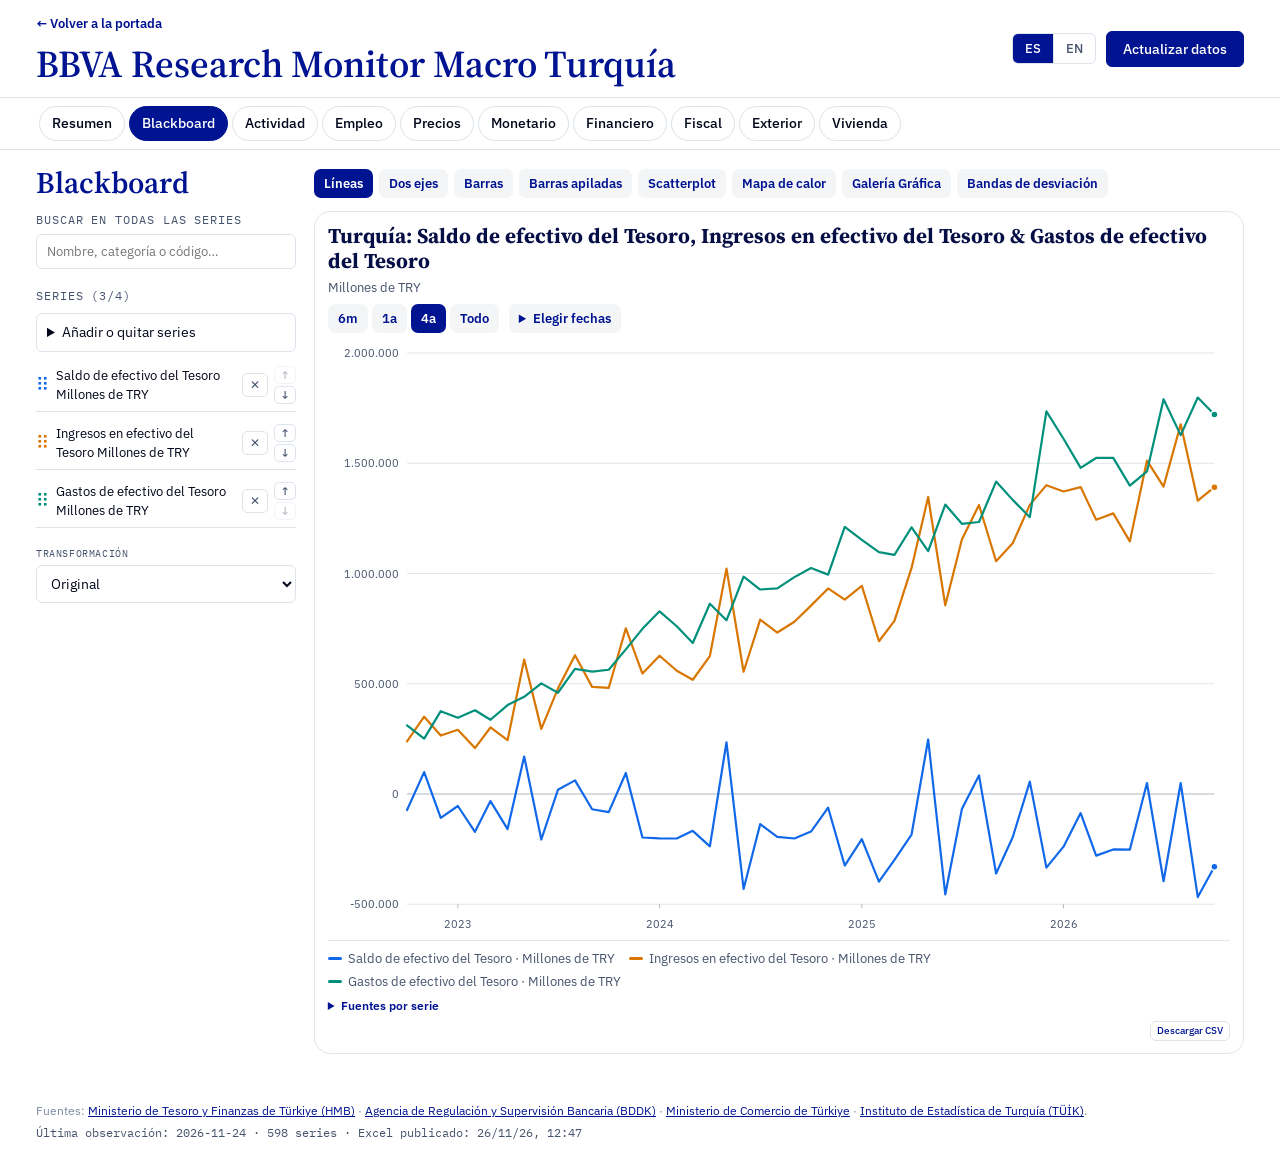
<file: turquia.html>
<!doctype html>
<html lang="es" data-monitor="turkey"><head><meta charset="utf-8"><meta name="viewport" content="width=device-width,initial-scale=1,viewport-fit=cover"><style>:root{padding-top:env(safe-area-inset-top,0px);padding-bottom:env(safe-area-inset-bottom,0px)}body{margin:0}img{max-width:100%}[hidden]{display:none!important}</style>
<title>BBVA Research Monitor Macro Turquía</title>
<meta name="claude:viewport-fit-sides" content="cover">
<link rel="stylesheet" href="https://fonts.googleapis.com/css2?family=Source+Serif+4:opsz,wght@8..60,400;8..60,600;8..60,700&family=IBM+Plex+Sans:wght@400;500;600&family=IBM+Plex+Mono:wght@400;500&display=swap">
<style>
/* Layout: masthead band → control row (tabs + data status) → per-section grid of chart figures, 2 columns on wide screens, 1 on phones.
   Palette and type follow the BBVA Research explorer (Electric Blue / Serene Blue / Midnight; Source Serif 4 + IBM Plex). */
:root{
  --ground:#ffffff; --surface:#ffffff; --surface-2:#ffffff; --rule:#DCE3EB; --grid:#E6EBF0;
  --navy:#001391; --on-navy:#ffffff; --tot:#8BE98B; --on-tot:#00105E; --icon-bg:#85C8FF; --up:#1C9AAB; --down:#C0001A; --flat:#B9C3D0;
  --y1:#001391; --y2:#85C8FF; --y3:#8BE98B; --y4:#FFB56B; --qbar:#B9C3D0;
  --ink:#000519; --muted:#46536D; --faint:#7D8AA0;
  --accent:#001391; --accent-soft:#85C8FF; --on-accent:#ffffff;
  --s1:#1168E8; --s2:#D87600; --s3:#008F7B; --s4:#7B5CD6;
  --chart-ink:#060E46; --chart-grid:#E2E6EA; --chart-zero:#ADB8C2;
  --good:#1B7F4B; --good-bg:#E3F4EA; --bad:#B4361F; --bad-bg:#FBE7E2; --neutral-bg:#ffffff;
  --flag:#7A6300; --flag-bg:#FFF6C9;
  --serif:"Source Serif 4",Georgia,"Times New Roman",serif;
  --sans:"IBM Plex Sans",system-ui,-apple-system,"Segoe UI",sans-serif;
  --mono:"IBM Plex Mono",ui-monospace,Menlo,Consolas,monospace;
  color-scheme:only light;
}
*{box-sizing:border-box}
body{background:var(--ground);color:var(--ink);font-family:var(--sans);font-size:15px;line-height:1.5}
.wrap{max-width:1240px;margin:0 auto;padding-left:max(16px,env(safe-area-inset-left,0px));padding-right:max(16px,env(safe-area-inset-right,0px))}
header.mast{background:var(--surface);border-bottom:1px solid var(--rule)}
header.mast .wrap{padding-block:22px 18px;display:flex;flex-wrap:wrap;gap:16px 32px;align-items:flex-end;justify-content:space-between}
.eyebrow{font-family:var(--mono);font-size:12px;letter-spacing:.08em;text-transform:uppercase;color:var(--muted);margin:0 0 6px}
h1{font-family:var(--serif);font-weight:600;font-size:clamp(26px,3.4vw,38px);line-height:1.1;margin:0;text-wrap:balance;color:var(--accent)}
.lede{margin:8px 0 0;color:var(--muted);max-width:62ch}
.datactl{display:flex;flex-direction:column;align-items:flex-end;gap:6px;min-width:0}
.btn{font:500 14px/1 var(--sans);padding:10px 16px;border-radius:6px;border:1px solid var(--accent);background:var(--accent);color:var(--on-accent);cursor:pointer}
.btn:hover{filter:brightness(1.08)}
.btn.ghost{background:transparent;color:var(--accent)}
.btn:focus-visible,.tabs button:focus-visible,.seg button:focus-visible{outline:2px solid var(--accent);outline-offset:2px}
.status{font-size:12.5px;color:var(--muted);text-align:right;max-width:46ch}
.stamp{font-family:var(--mono);font-size:12px;color:var(--muted)}
html:not([data-monitor="usa"]) .mast .wrap{padding-block:12px;align-items:center;gap:10px 24px}
html:not([data-monitor="usa"]) .mast :is(.eyebrow,.lede,.stamp){display:none}
html:not([data-monitor="usa"]) .mast .status{position:absolute;width:1px;height:1px;overflow:hidden;clip-path:inset(50%);white-space:nowrap}
nav.tabsbar{position:sticky;top:env(safe-area-inset-top,0px);z-index:5;background:var(--surface);border-bottom:1px solid var(--rule)}
body::before{content:"";position:fixed;inset:0 0 auto;height:env(safe-area-inset-top,0px);z-index:10;background:var(--surface)}
.tabs{display:flex;flex-wrap:wrap;align-items:center;gap:8px 4px;padding:8px 3px}
.tabs button{flex:none;font:500 14px/1.2 var(--sans);color:var(--ink);background:var(--surface);border:1px solid var(--rule);border-radius:999px;padding:8px 12px;cursor:pointer;white-space:nowrap}
.tabs button[aria-selected="true"]{color:var(--on-accent);background:var(--accent);border-color:var(--accent)}
.tabs button:hover:not([aria-selected="true"]){color:var(--accent);border-color:var(--accent)}
.theme-subgroup{display:flex;flex-wrap:wrap;align-items:center;gap:6px 10px;margin:0 0 16px}
main .wrap{padding-block:24px 48px}
html:not([data-monitor="usa"]) main .wrap{padding-top:16px}
.sechead{display:flex;flex-wrap:wrap;gap:12px 24px;align-items:baseline;justify-content:space-between;margin-bottom:16px}
h2{font-family:var(--serif);font-weight:600;font-size:clamp(22px,2.6vw,30px);line-height:1.15;margin:0;text-wrap:balance;color:var(--accent);max-width:34ch}
.kicker{font-family:var(--mono);font-size:11.5px;letter-spacing:.08em;text-transform:uppercase;color:var(--muted);margin:0 0 6px}
h3{font-family:var(--sans);font-weight:600;font-size:13.5px;margin:0;text-wrap:balance;text-transform:uppercase;letter-spacing:.02em;color:var(--accent)}
.seg{display:inline-flex;border:1px solid var(--rule);border-radius:6px;overflow:hidden;background:var(--surface)}
.seg button{font:500 13px/1 var(--sans);padding:8px 12px;background:none;border:0;border-left:1px solid var(--rule);color:var(--muted);cursor:pointer}
.seg button:first-child{border-left:0}
.seg button[aria-pressed="true"]{background:var(--accent);color:var(--on-accent)}
.grid{display:grid;grid-template-columns:repeat(2,minmax(0,1fr));gap:36px 28px}
@media(max-width:820px){.grid{grid-template-columns:minmax(0,1fr)}}
.fig{background:var(--surface);border:1px solid var(--chart-grid);border-radius:16px;padding:clamp(12px,1.7vw,24px);min-width:0;display:flex;flex-direction:column;gap:10px}
.fig.wide{grid-column:1/-1}
.fig h3{font:700 clamp(17px,1.65vw,23px)/1.18 var(--serif);color:var(--chart-ink);letter-spacing:normal;text-transform:none;text-wrap:pretty;overflow-wrap:anywhere}
.fig .sub{font-size:13px;color:var(--muted);margin-top:4px}
.fig .src{font-size:12px;color:var(--muted);margin-top:auto;padding-top:4px;overflow-wrap:anywhere}
.legend{display:flex;flex-wrap:wrap;gap:4px 14px;font-size:12.5px;color:var(--muted)}
/* legends sit under the plot: title → reading → chart → legend → source */
.fig>.chart{order:1}.fig>.lg,.fig>.legend{order:2}.fig>figcaption{order:3}
.legend span{display:inline-flex;align-items:center;gap:6px}
.legend i{width:14px;height:3px;border-radius:2px;display:inline-block}
.legend i.bar{height:10px;width:10px;border-radius:2px}
.chart,.chart-plot,.bbmini-chart{position:relative;min-width:0;width:100%}
.chart svg,.bbmini-chart svg{display:block;width:100%;height:auto;overflow:visible}
.chart text{font-family:var(--sans);font-size:11px;fill:var(--muted)}
.chart-featured{container-type:inline-size}
.chart-featured text{font-size:12px}
.chart-range{display:grid;gap:6px;max-width:100%;margin:4px 0 8px;font-size:12px;color:var(--muted)}
.period-controls{display:flex;align-items:center;gap:6px 10px}
.chart-range .seg{gap:4px;border:0;min-width:0;flex-wrap:wrap}
.chart-range .seg button,.chart-date-range summary{border:0;border-radius:7px;background:#F3F5F6;color:var(--accent);padding:8px 10px;font-size:13px;font-weight:600;line-height:1}
.chart-range .seg button[aria-pressed="true"],.chart-date-range[data-custom] summary{background:var(--accent);color:var(--on-accent)}
.chart-date-range{flex:none;max-inline-size:100%}
.chart-date-range summary{cursor:pointer;inline-size:max-content;max-inline-size:100%}
.chart-date-range[open]{display:flex;align-items:center;gap:8px}
.date-coverage{display:flex;flex-wrap:wrap;gap:4px 12px;line-height:1.4;font-variant-numeric:tabular-nums}
.date-coverage b{color:var(--chart-ink)}
.custom-range{display:flex;flex-wrap:wrap;gap:6px 10px;align-items:center}
.custom-range label{display:flex;align-items:center;gap:5px;min-width:0;color:var(--chart-ink);font-weight:600}
.custom-range input{min-width:0;padding:5px 7px;border:1px solid var(--rule);border-radius:5px;background:var(--surface);color:var(--ink);font:inherit}
.custom-range [role="alert"]{flex-basis:100%;margin:0;color:var(--ink)}
.custom-range [role="alert"]:empty{display:none}
@media(max-width:600px){.period-controls{flex-wrap:wrap}}
@media(max-width:380px){.chart-date-range[open]{display:grid;gap:4px}}
.chart-body{display:grid;gap:12px}
.chart-readings{border-top:1px solid var(--chart-grid);padding-top:10px;min-width:0}
.chart-readings>p{margin:0 0 8px;font-size:12px;color:var(--muted)}
.chart-readings ul{list-style:none;margin:0;padding:0;display:grid;grid-template-columns:repeat(auto-fit,minmax(min(100%,130px),1fr));gap:10px 14px}
.chart-readings li{min-width:0;border-left:3px solid var(--reading-color);padding-left:8px;line-height:1.24;overflow-wrap:anywhere}
.chart-reading-value{display:block;color:var(--chart-ink);color:color-mix(in srgb,var(--reading-color) 70%,var(--chart-ink));font:600 20px/1.24 var(--sans);font-variant-numeric:tabular-nums}
.chart-reading-value small{font-size:12px;font-weight:500}
.chart-reading-label{display:block;color:var(--chart-ink);font-size:12.5px;margin:2px 0}
.chart-readings time,.chart-reading-source,.gread .reading-context{display:block;color:var(--muted);font-size:11.5px}
.chart-reading-source{margin-top:5px;line-height:1.38}
.source-publisher{color:var(--accent);font-weight:600}
a.source-publisher{text-decoration:underline;text-underline-offset:2px}
.source-code{display:block;color:var(--muted);font:11px/1.4 var(--mono);overflow-wrap:anywhere}
.series-chart-sources{order:3;font-size:12px;color:var(--muted)}
.series-chart-sources summary{cursor:pointer;color:var(--accent);font-weight:600;inline-size:max-content;max-inline-size:100%}
.series-chart-sources ul{list-style:none;padding:0;margin:7px 0 0;display:grid;gap:6px}
.series-chart-sources li{padding-inline-start:8px;border-inline-start:2px solid var(--chart-grid);overflow-wrap:anywhere}
.series-source-name{display:block;color:var(--chart-ink)}
.figure-csv-footer{order:4;display:flex;justify-content:flex-end}
.figure-csv-footer:empty{display:none}
.csv-action.btn{flex:none;font-size:10px;line-height:1.2;padding:3px 6px;border-color:var(--rule);white-space:nowrap}
.csv-action:disabled{opacity:.5;cursor:default}
.chart-readings.is-hovering li time{display:none}
.chart-readings p[data-cursor-date]{color:var(--chart-ink);font-weight:600}
.transform-control option:disabled{color:var(--faint)}
@container (min-width:620px){
  .chart-body{grid-template-columns:minmax(0,1fr) minmax(128px,23%);align-items:start}
  .chart-readings{border-top:0;border-left:1px solid var(--chart-grid);padding:0 0 0 12px}
  .chart-readings ul{grid-template-columns:minmax(0,1fr)}
}
.tip{position:absolute;pointer-events:none;background:var(--surface);color:var(--chart-ink);border:1px solid var(--chart-grid);border-radius:9px;padding:9px 11px;font-size:12.5px;box-shadow:0 4px 16px rgba(6,14,70,.12);width:max-content;min-width:min(150px,100%);max-width:100%;overflow-wrap:anywhere;z-index:3}
.tip b{display:block;font-weight:600;margin-bottom:4px}
.tip div{display:flex;justify-content:space-between;gap:14px;font-variant-numeric:tabular-nums}
.tip i{width:8px;height:8px;border-radius:50%;display:inline-block;margin-right:6px}
/* KPI tiles */
.kpis{display:grid;grid-template-columns:repeat(auto-fill,minmax(210px,1fr));gap:0 24px;margin-bottom:22px}
.kpi{background:transparent;border:0;border-top:1px solid var(--rule);border-radius:0;padding:12px 0 10px;display:flex;flex-direction:column;gap:4px;min-width:0;cursor:pointer;text-align:left;font:inherit;color:inherit}
.kpi:hover{border-top-color:var(--accent)}
.kpi .lab{font-size:12.5px;color:var(--muted);line-height:1.3;min-height:2.6em}
.kpi .val{font-family:var(--serif);font-weight:600;font-size:30px;line-height:1.1;font-variant-numeric:tabular-nums;color:var(--ink)}
.kpi .val small{font-family:var(--sans);font-size:13px;font-weight:500;color:var(--muted);margin-left:3px}
.kpi .meta{display:flex;justify-content:space-between;align-items:center;gap:8px;font-size:12px;color:var(--muted)}
.chip{border:1px solid var(--rule);display:inline-flex;align-items:center;gap:4px;font-size:12px;font-weight:500;padding:2px 7px;border-radius:999px;background:var(--neutral-bg);color:var(--muted);white-space:nowrap;font-variant-numeric:tabular-nums}
.chip.good{background:var(--good-bg);color:var(--good)}
.chip.bad{background:var(--bad-bg);color:var(--bad)}
.chip.flash{background:var(--flag-bg);color:var(--flag)}
.spark{height:34px;width:100%}
/* tables */
.tblwrap{overflow-x:auto;background:var(--surface);border:1px solid var(--rule);border-radius:8px}
table{border-collapse:collapse;width:100%;font-size:13.5px;font-variant-numeric:tabular-nums}
th,td{padding:8px 12px;text-align:right;border-bottom:1px solid var(--grid);white-space:nowrap}
th:first-child,td:first-child{text-align:left;white-space:normal;min-width:220px}
thead th{font-size:12px;font-weight:600;color:var(--muted);background:var(--surface);position:sticky;top:0;border-bottom:1px solid var(--rule)}
tbody tr:hover{background:var(--surface-2)}
tr.grp td{background:var(--ground);font-family:var(--mono);font-size:11.5px;letter-spacing:.06em;text-transform:uppercase;color:var(--muted);padding-top:12px}
td.src{font-size:12px;color:var(--muted);text-align:left}
td .u{color:var(--faint);font-size:12px;margin-left:4px}
.tblhead{display:flex;flex-wrap:wrap;gap:10px;align-items:center;justify-content:space-between;margin:26px 0 10px}
.tblhead:first-child{margin-top:0}
.note{font-size:13px;color:var(--muted);max-width:75ch}
.copyok{font-size:12.5px;color:var(--good);margin-left:8px}
a{color:var(--accent)}
.prose{max-width:72ch}
.prose p,.prose li{color:var(--ink)}
.prose code{font-family:var(--mono);font-size:13px;background:var(--surface-2);padding:1px 5px;border-radius:4px}
.pickrow{display:flex;flex-wrap:wrap;gap:16px 24px;align-items:flex-end;justify-content:space-between;padding:14px 0;border-top:1px solid var(--rule);border-bottom:1px solid var(--rule);margin-bottom:16px}
.picks{display:flex;flex-direction:column;gap:8px;min-width:0;flex:1 1 420px}
.picklab{font-family:var(--mono);font-size:11.5px;letter-spacing:.08em;text-transform:uppercase;color:var(--muted)}
.chips{display:flex;flex-wrap:wrap;gap:8px}
.pchip{display:inline-flex;align-items:center;gap:8px;background:var(--surface);border:1px solid var(--rule);border-radius:6px;padding:6px 6px 6px 10px;font-size:13.5px;max-width:100%}
.pchip i{width:14px;height:3px;border-radius:2px;flex:none}
.pchip button{border:0;background:none;color:var(--muted);font-size:16px;line-height:1;cursor:pointer;padding:2px 6px;border-radius:4px}
.pchip button:hover{background:var(--surface-2);color:var(--ink)}
select#addSeries{font:inherit;font-size:14px;padding:8px 10px;border:1px solid var(--rule);border-radius:6px;background:var(--surface);color:var(--ink);max-width:420px;width:100%}
.gcard h3{font-size:clamp(15px,1.4vw,18px)}
.gcard h3,.gcard .sub{overflow:hidden;text-overflow:ellipsis;white-space:nowrap}
.gread{display:flex;flex-wrap:wrap;align-items:baseline;justify-content:space-between;gap:4px 12px}
.gread .chart-reading-value{--reading-color:var(--s1)}
.gread .reading-context{margin-top:2px;font-variant-numeric:tabular-nums}
.explain{background:var(--flag-bg);border-left:4px solid var(--flag);border-radius:6px;padding:14px 18px;font-size:14px;max-width:72ch;margin-top:18px}
.explain b{color:var(--flag)}
.bigbars{display:grid;grid-template-columns:repeat(2,minmax(0,1fr));gap:36px 28px}@media(max-width:760px){.bigbars{grid-template-columns:minmax(0,1fr)}}
.bb{display:flex;align-items:flex-end;justify-content:space-around;gap:10px;height:280px;padding:10px 8px 0;border-bottom:1px solid var(--rule)}
.bb .col{display:flex;flex-direction:column;align-items:center;justify-content:flex-end;height:100%;flex:1;max-width:110px}
.bb .v{font-size:28px;font-weight:500;font-variant-numeric:tabular-nums;margin-bottom:6px}
.bb .bar{width:62%;border-radius:4px 4px 0 0}
.bb-x{display:flex;justify-content:space-around;gap:10px;padding:8px 8px 0}
.bb-x div{flex:1;max-width:110px;text-align:center;font-size:17px;color:var(--ink)}
.bb-x small{display:block;font-size:14px;color:var(--up);margin-top:2px}
.key{display:flex;flex-direction:column;gap:0}
.key div{display:flex;align-items:center;gap:12px;padding:14px 4px;border-bottom:1px solid var(--rule);font-size:13.5px;color:var(--muted)}
.key div:last-child{border-bottom:0}
.tri{width:0;height:0;flex:none}
.tri.up{border-left:9px solid transparent;border-right:9px solid transparent;border-bottom:15px solid var(--up)}
.tri.down{border-left:9px solid transparent;border-right:9px solid transparent;border-top:15px solid var(--down)}
.tri.flat{border-top:9px solid transparent;border-bottom:9px solid transparent;border-left:15px solid var(--flat)}
table.fc thead th{background:var(--navy);color:var(--on-navy);font-size:13px}
table.fc td.l1{padding-left:28px}table.fc td.l2{padding-left:44px}
table.fc tr.b td{font-weight:600;color:var(--accent);border-bottom-color:var(--accent)}
table.fc tr.tot td{background:var(--tot);color:var(--on-tot);font-weight:600}
table.fc td.f{font-weight:600}
.grid3{display:grid;grid-template-columns:repeat(3,minmax(0,1fr));gap:36px 28px;margin-bottom:8px}
@media(max-width:1000px){.grid3{grid-template-columns:repeat(2,minmax(0,1fr))}}@media(max-width:620px){.grid3{grid-template-columns:minmax(0,1fr)}}
.fig .src a{color:var(--accent);text-decoration:none;font-weight:500}
.tblhead2{display:flex;flex-wrap:wrap;gap:10px;align-items:flex-end;justify-content:space-between;margin-bottom:4px}
.stack{display:flex;flex-direction:column;gap:28px}
.tblfig .tblwrap{border:0;border-radius:0}
.pchip .axbtn{font-size:11.5px;border:1px solid var(--rule);border-radius:4px;padding:2px 6px;color:var(--accent)}
.mcol{display:flex;flex-direction:column;gap:0;min-width:0}
.bbwrap{display:grid;grid-template-columns:300px minmax(0,1fr);gap:32px;align-items:start}
@media(max-width:900px){.bbwrap{grid-template-columns:minmax(0,1fr)}}
.bbside{display:flex;flex-direction:column;gap:18px;position:sticky;top:12px}
.board-head,.board-layout{--board-sidebar:260px;--board-gutter:18px}
.board-layout{column-gap:var(--board-gutter)}
@media(min-width:901px){
  .board-layout,.board-head{grid-template-columns:var(--board-sidebar) minmax(0,1fr)}
  .board-head{display:grid;gap:var(--board-gutter)}
}
@media(max-width:900px){.board-layout>.bbside{position:static}}
.board-figure{margin:0;min-width:0}
.board-figure .board-chart-title{margin:0;font:700 clamp(17px,1.65vw,23px)/1.18 var(--serif);color:var(--chart-ink);letter-spacing:normal;text-transform:none;text-wrap:pretty;overflow-wrap:anywhere}
.board-figure>.figure-csv-title .sub{font-size:13px;color:var(--muted);margin-top:4px}
.bbgallery>.board-chart-title{margin-bottom:6px}
.bbmini h3{overflow:hidden;text-overflow:ellipsis;white-space:nowrap}
.board-layout .board-figure.fig{gap:6px;padding:clamp(8px,1vw,14px)}
.board-layout .board-figure>.chart-range{margin:0}
.board-figure .period-controls{flex-wrap:wrap}
.board-chart-note{order:2;margin:0}
.bbgallery>.figure-csv-footer{margin-top:12px}
.board-figure .legend i{flex:none}
.board-figure>.lg:not(:empty){border-top:1px solid var(--chart-grid);padding-top:8px}
.bbgrp{display:flex;flex-direction:column;gap:8px}
.big-catalog-filters{padding:8px;border-bottom:1px solid var(--rule)}
.big-compare-actions{display:flex;flex-wrap:wrap;gap:6px}
.big-compare-actions .btn{font-size:12px;line-height:1.3;padding:6px 9px}
.big-totals{display:flex;align-items:center;flex-wrap:wrap;gap:6px 10px}
.big-totals .seg button{padding:6px 10px;font-size:13px}
.big-totals .seg button:disabled:not([aria-pressed="true"]){opacity:.5;cursor:default}
.pchip .big-reference{color:inherit;font:inherit;text-align:left;padding:0}
.pchip .big-reference[aria-pressed="true"]{text-decoration:underline;text-underline-offset:3px}
.big-title h3{text-transform:none;letter-spacing:normal}
.transform-control{display:grid;grid-template-columns:minmax(0,1.35fr) minmax(0,1fr);align-items:end;gap:8px}
.transform-field{display:grid;gap:4px;min-width:0}
.transform-field>select.axsel{min-width:0;max-width:none;text-overflow:ellipsis}
.transform-field>.picklab{font-size:10px;letter-spacing:.06em}
.board-layout .transform-control{grid-template-columns:minmax(0,1fr)}
#bblg:empty{display:none}
/* Blackboard de USA (.bbfig): título en una línea, subtítulo y periodos; lecturas como leyenda inferior */
.bbfig h3{white-space:nowrap;overflow:hidden;text-overflow:ellipsis;text-wrap:nowrap;overflow-wrap:normal}
.bbfig>.figure-csv-title{min-width:0}
.bbfig .sub:not(:empty)::before{content:"("}
.bbfig .sub:not(:empty)::after{content:")"}
.bbfig>.chart-range{display:contents}
.bbfig #bbchart .chart-body{grid-template-columns:minmax(0,1fr)}
.bbfig #bbchart .chart-readings{border-left:0;border-top:1px solid var(--chart-grid);padding:10px 0 0}
.bbfig #bbchart .chart-readings{display:flex;flex-wrap:wrap;align-items:baseline;gap:4px 18px}
.bbfig #bbchart .chart-readings ul{display:flex;flex-wrap:wrap;gap:6px 20px;flex:1;min-width:0}
.bbfig #bbchart .chart-readings li{display:flex;align-items:baseline;gap:7px;border-left:0;padding-left:0;font-size:13px}
.bbfig #bbchart .chart-readings li::before{content:"";flex:none;inline-size:16px;block-size:3px;border-radius:2px;background:var(--reading-color);align-self:center}
.bbfig #bbchart .chart-reading-label{order:1;margin:0;font-size:13px}
.bbfig #bbchart .chart-reading-value{order:2;display:none;font-size:13px;line-height:inherit;white-space:nowrap}
.bbfig #bbchart .chart-readings.is-hovering .chart-reading-value{display:inline}
.bbfig #bbchart .chart-readings li time,.bbfig #bbchart .chart-reading-source{display:none}
.bbfig #bbchart .chart-readings>p{order:2;margin:0;visibility:hidden;white-space:nowrap}
.bbfig #bbchart .chart-readings.is-hovering>p{visibility:visible}
.band-note{margin:0 0 4px}
.band-key{display:flex;flex-wrap:wrap;gap:4px 14px;font-size:12px;color:var(--muted)}
.band-key span{display:inline-flex;align-items:center;gap:6px;white-space:nowrap}
.band-swatch{display:inline-block;inline-size:16px;block-size:10px;border-radius:2px;background:var(--band-color)}
.band-swatch.mean{block-size:0;border-top:2px dashed var(--band-color);background:none;border-radius:0}
.band-swatch.one{opacity:.34}
.band-swatch.two{opacity:.14}
.board-head{align-items:center;margin-bottom:10px}
.board-modes{flex:1;min-width:0}
.board-modes .bbmodes{display:flex;flex-wrap:wrap}
.board-modes .bbmodes button{border:0;border-radius:7px;background:#f3f5f6;color:var(--accent);font-weight:600;box-shadow:none;padding:7px 10px;white-space:nowrap}
.board-modes .bbmodes button[aria-pressed="true"]{background:var(--accent);color:var(--on-accent);box-shadow:none}
@media(max-width:900px){.board-modes{flex-basis:100%;order:3}}
.board-transform-group .transform-sources{flex-direction:column;gap:3px}
@media(min-width:901px){.board-transform-group .transform-control{grid-template-columns:minmax(0,1fr)}}
.transform-sources{display:flex;flex-wrap:wrap;gap:4px 8px}
.transform-sources span{font-size:12px;color:var(--muted)}
.transform-sources b{font-weight:600}
.bbmodes{display:grid;grid-template-columns:1fr 1fr;gap:6px}
.bbmodes button{font:500 13px/1.2 var(--sans);padding:9px 10px;border:1px solid var(--rule);border-radius:6px;background:var(--surface);color:var(--ink);cursor:pointer;text-align:left}
.bbmodes button[aria-pressed="true"],.bbtabs button[aria-selected="true"]{border-color:var(--accent);color:var(--accent);box-shadow:inset 0 0 0 1px var(--accent)}
.bbtabs{display:grid;grid-template-columns:1fr 1fr;border-bottom:1px solid var(--rule)}
.bbtabs button{font:600 13px/1 var(--sans);padding:10px 6px;background:none;border:0;border-bottom:2px solid transparent;color:var(--muted);cursor:pointer}
.bbtabs button[aria-selected="true"]{color:var(--accent);border-bottom-color:var(--accent);box-shadow:none}
.bbsearch{width:100%;font:400 13px/1.2 var(--sans);padding:9px 10px;border:1px solid var(--rule);border-radius:6px;background:var(--surface);color:var(--ink)}
.series-search{display:grid;gap:6px}
.series-search-results{display:grid;gap:6px}
.series-search-results ul{list-style:none;margin:0;padding:3px;max-height:235px;overflow:auto;border:1px solid var(--rule);border-radius:6px}
.series-search-results button{display:block;width:100%;text-align:left;font:inherit;font-size:13px;padding:6px 8px;border:0;border-radius:4px;color:var(--ink);background:var(--surface);cursor:pointer}
.series-search-results button:not(:disabled):is(:hover,:focus-visible){background:var(--surface-2);color:var(--accent);outline:2px solid var(--accent);outline-offset:-2px}
.series-search-results button:disabled{color:var(--muted);cursor:default}
.series-search-results small{display:block;color:var(--muted)}
.bbcatalog{border:1px solid var(--rule);border-radius:6px}
.bbcatalog>summary{padding:8px 10px;font-size:14px;cursor:pointer}
.bbcatalog[open]>summary{border-bottom:1px solid var(--rule)}
.bbaxis .bbcatalog>summary{overflow:hidden;text-overflow:ellipsis;white-space:nowrap}
.bb-axis-search{padding:8px;border-bottom:1px solid var(--rule)}
.bb-axis-search:has(.series-search-results:not([hidden]))+.bblist{display:none}
.bblist{max-height:340px;overflow:auto;padding:4px 8px}
.bblist .bbh{font-weight:500;font-size:13px;color:var(--accent);padding:6px 4px;cursor:pointer}
.bblist details details{margin-left:12px}
.bblist label{display:flex;gap:8px;align-items:flex-start;font-size:13px;line-height:1.3;padding:6px 4px;border-radius:4px;cursor:pointer}
.bblist input{flex-shrink:0;accent-color:var(--accent)}
.bblist label:hover,.bblist label:focus-within{background:#F3F7FD}
.bblist label:has(input:checked){background:#E7F2FF;color:var(--accent);font-weight:600}
.bblist label:has(input:disabled){cursor:default}
.bblist label .u{color:var(--muted);font-size:11.5px;margin-left:4px}
.bblist input[disabled]+span{color:var(--muted)}
.bbsel{display:flex;flex-direction:column;gap:6px}
.bbsel .row{display:grid;grid-template-columns:14px minmax(0,1fr) auto auto auto;gap:6px;align-items:center;font-size:13px;padding:6px 0;border-bottom:1px solid var(--rule)}
.bbsel button{font:500 12px/1 var(--sans);padding:5px 7px;border:1px solid var(--rule);border-radius:5px;background:var(--surface);color:var(--muted);cursor:pointer}
.bbsel button:disabled{opacity:.4;cursor:default}
.bbsel button:focus-visible{outline:2px solid var(--accent);outline-offset:1px}
.bbsel .series-grip{width:14px;height:22px;color:var(--series-color);font-size:18px;line-height:22px;cursor:grab;user-select:none}
.bbsel .series-grip:active{cursor:grabbing}
.bbsel .row[data-drop-side="before"]{box-shadow:inset 0 2px var(--accent)}
.bbsel .row[data-drop-side="after"]{box-shadow:inset 0 -2px var(--accent)}
.bb-order{display:grid;gap:2px}
.bbsel .bb-order button{padding:2px 5px}
.bb-base{grid-column:2/-1;font-size:12px;color:var(--muted)}
.bb-base summary{cursor:pointer;color:var(--accent);font-weight:600;inline-size:max-content;max-inline-size:100%}
.bb-base form{display:flex;align-items:end;flex-wrap:wrap;gap:5px;margin-top:5px}
.bb-base label{display:grid;gap:3px}
.bb-base input{min-width:0;font:inherit;color:var(--ink);background:var(--surface);border:1px solid var(--rule);border-radius:5px;padding:3px 5px}
.bb-base form p{flex-basis:100%;margin:0}
.bb-base form p:empty{display:none}
.bbsel .tag{font-family:var(--mono);font-size:11px;color:var(--accent)}
.mgrid{row-gap:20px}
.mgrid .fig>div:first-child{min-height:64px}
.mgrid .lg{min-height:44px}
.mixnote{font-family:var(--sans);color:var(--flag)}
.mcol .pickrow{flex-direction:column;align-items:stretch;gap:12px}
.mcol .pickrow .picks{flex:0 0 auto}
.warnline{font-size:13px;color:var(--flag);background:var(--flag-bg);border-radius:6px;padding:8px 12px;margin:0 0 12px;max-width:80ch}
.scatter-analysis{display:grid;gap:10px;padding-top:12px;border-top:1px solid var(--chart-grid)}
.scatter-analysis .fit-tools{display:flex;align-items:center;flex-wrap:wrap;gap:8px 14px}
.scatter-analysis .seg{flex-wrap:wrap}
.scatter-analysis dl{display:grid;grid-template-columns:repeat(2,minmax(0,1fr));gap:10px 12px;margin:6px 0}
#bb-scatter-sources:empty{display:none}
.scatter-analysis dt{font-size:12px;color:var(--muted)}
.scatter-analysis dd{margin:2px 0 0;color:var(--chart-ink);font-variant-numeric:tabular-nums;font-weight:600}
.chk{display:inline-flex;gap:8px;align-items:center;font-size:13.5px;color:var(--ink);cursor:pointer;padding:8px 0}
.ylab{font-size:11.5px;color:var(--muted);margin:2px 0 4px}
select.axsel{font:inherit;font-size:14px;padding:8px 10px;border:1px solid var(--rule);border-radius:6px;background:var(--surface);color:var(--ink);width:100%;max-width:420px}
select.addSeries{font:inherit;font-size:14px;padding:8px 10px;border:1px solid var(--rule);border-radius:6px;background:var(--surface);color:var(--ink);max-width:420px;width:100%}
.fc2 th.blklast,.fc2 td.blklast{border-right:2px solid var(--rule)}
.fc2 tr.hgrp th{font-size:11px;letter-spacing:.06em;text-transform:uppercase;color:var(--faint);text-align:center;border-bottom:0;padding-bottom:2px}
.tblnav{display:flex;flex-wrap:wrap;gap:6px 18px;margin:0 0 22px;font-size:13.5px}
.tblnav a{color:var(--accent);text-decoration:none;border-bottom:1px solid var(--rule);padding-bottom:2px}
.tblnav a:hover{border-bottom-color:var(--accent)}
table.fc2 td.l1{padding-left:28px} table.fc2 td.l2{padding-left:44px}
[id^="tbl-"]{scroll-margin-top:64px}
.errbox{background:var(--bad-bg);color:var(--bad);border-radius:6px;padding:10px 12px;font-size:13px;margin-bottom:16px}
footer{font-size:12px;color:var(--faint)}
footer .wrap{padding-block:0 32px}
footer .stamp{display:block;margin-top:4px}
@media(max-width:600px){.datactl{align-items:flex-start}.status{text-align:left}.kpi .val{font-size:26px}}
@media(prefers-reduced-motion:reduce){*{transition:none!important;animation:none!important}}
</style>
<style>.bbmultiples{display:grid;grid-template-columns:repeat(2,minmax(0,1fr));gap:16px}.bbmini{min-width:0}.bbmini-chart{width:100%}.bbheat-scroll{overflow:auto;max-width:100%}.bbheat{border-collapse:separate;border-spacing:2px;font-size:11px}.bbheat th{white-space:nowrap;padding:5px;text-align:left}.bbheat th:first-child{position:sticky;left:0;background:var(--surface);z-index:1;max-width:200px;overflow:hidden;text-overflow:ellipsis}.bbheat td{min-width:34px;height:28px}.bbheat .bbmissing{background:#d5dee8}@media(max-width:700px){.bbmultiples{grid-template-columns:1fr}}.bigheat-layout{display:block}.bigheat-layout>.bbside{display:none}.bigmap-scroll{max-width:100%;overflow-x:auto}.bigmap{border-collapse:collapse;table-layout:fixed;width:max(100%,1098px);font-size:12px;color:var(--ink)}.bigmap col.bigmap-label{width:240px}.bigmap col.bigmap-value{width:66px}.bigmap th,.bigmap td{box-sizing:border-box;border:1px solid #fff;padding:5px 6px;line-height:1.2}.bigmap thead th{background:#001391;color:#fff;text-align:center;font-weight:600;font-size:11px;white-space:normal}.bigmap .bigmap-section{background:#001391;color:#fff;text-align:left;font-weight:700}.bigmap .bigmap-label-cell{text-align:left;white-space:normal;overflow-wrap:anywhere}.bigmap td{text-align:right;white-space:nowrap;font-variant-numeric:tabular-nums}.bigmap .bigmissing{background:#e6e8ec;color:#7d8aa0}.bigmap td.bigmap-week-start,.bigmap th.bigmap-week-start{border-left:3px solid white}.bigmap col.bigmap-gap{width:12px}.bigmap th.bigmap-spacer,.bigmap td.bigmap-spacer{background:#fff!important;border:0;padding:0}</style></head><body>

<header class="mast"><div class="wrap">
  <div>
    <a href="index.html" class="home-link" style="display:inline-block;color:var(--accent);font-size:13px;font-weight:600;text-decoration:none;margin-bottom:10px">← Volver a la portada</a>
    <p class="eyebrow">Big Data &amp; AI</p>
    <h1>BBVA Research Monitor Macro Turquía</h1>
    <p class="lede">Indicadores macroeconómicos y financieros de Turquía.</p>
  </div>
  <div class="datactl">
    <div style="display:flex;gap:10px;align-items:center"><div class="seg" role="group" aria-label="Idioma / Language" id="langSeg"><button type="button" data-lang="es" aria-pressed="true">ES</button><button type="button" data-lang="en" aria-pressed="false">EN</button></div><button type="button" class="btn" id="refreshBtn">Actualizar datos</button></div>
    <span class="stamp" id="stamp"></span>
    <span class="status" id="liveMsg" aria-live="polite"></span>
  </div>
</div></header>
<nav class="tabsbar" aria-label="Secciones"><div class="wrap"><div class="tabs" role="tablist" id="tabs"></div></div></nav>
<main><div class="wrap" id="panel" role="tabpanel"></div></main>
<footer><div class="wrap" id="foot"></div></footer>

<script id="embedded-data" type="application/json">{"series":{},"meta":{"refreshed":"","n_series":0}}</script>
<script src="series_transforms.js?v=10"></script>
<script>
"use strict";
/* English translations for the Spanish UI. Edit freely: keys are the Spanish text exactly as shown.
   Lookup order for each text node: exact match -> split on " · " -> "label (unit)" -> phrase rules (RULES). */
const EN = {
  "3 años, 4 trimestres y 3 últimos meses · las series trimestrales (precios y crédito) no tienen columnas mensuales · años y trimestres: sumas de 12 meses, último mes del periodo; tasas, sobre la media del periodo; índices y tipos, media": "3 years, 4 quarters and last 3 months · quarterly series (prices and credit) have no monthly columns · years and quarters: 12-month sums, last month of the period; rates, on the period average; indices and interest rates, average",
  "% a/a salvo indicación · 3 años, 4 trimestres y 3 últimos meses · * dato de avance · años y trimestres: tasas calculadas sobre la media del periodo o media de los meses (índices, saldos y niveles)": "% y/y unless stated · 3 years, 4 quarters and last 3 months · * flash estimate · years and quarters: rates computed on the period average, or average of the months (indices, balances and levels)",
  "3 años, 4 trimestres y 3 últimos meses · * dato de avance · años y trimestres: media de los meses; sumas de 12 meses y saldos acumulados, último mes del periodo": "3 years, 4 quarters and last 3 months · * flash estimate · years and quarters: average of the months; 12-month sums and year-to-date balances, last month of the period",
  "% a/a salvo indicación · índices de volumen encadenados, CVEC · últimos 3 años y 8 trimestres · anual: crecimiento de la media anual; aportaciones, media de los trimestres": "% y/y unless stated · chain-linked volumes, seasonally and calendar adjusted · last 3 years and 8 quarters · annual: growth of the annual average; contributions, average of the quarters",
  "Valor añadido bruto por ramas, % a/a · volumen, CVEC · últimos 3 años y 8 trimestres · anual: crecimiento de la media anual": "Gross value added by sector, % y/y · volume, seasonally and calendar adjusted · last 3 years and 8 quarters · annual: growth of the annual average",
  "Últimos 3 años y 8 trimestres · anual: media del año (paro, ocupados), crecimiento de la media anual (tasas) y cuarto trimestre (deuda y déficit)": "Last 3 years and 8 quarters · annual: year average (unemployment, employment), growth of the annual average (rates) and fourth quarter (debt and deficit)",
  // tables tab
  "PIB: demanda": "GDP: demand", "PIB: oferta": "GDP: supply", "Indicadores de vivienda": "Housing indicators", "Indicadores coyunturales": "Short-term indicators",
  "Precios, sector exterior y financiación": "Prices, external sector and financing", "Mercado laboral y sector público": "Labour market and public sector", "Mercados financieros": "Financial markets",
  "% a/a salvo indicación · índices de volumen encadenados, CVEC · últimos 8 trimestres": "% y/y unless stated · chain-linked volumes, seasonally and calendar adjusted · last 8 quarters",
  "Valor añadido bruto por ramas, % a/a · volumen, CVEC · últimos 8 trimestres": "Gross value added by sector, % y/y · volume, seasonally and calendar adjusted · last 8 quarters",
  "Último dato, dato anterior y hace un año · frecuencias mensual y trimestral": "Latest, previous and a year earlier · monthly and quarterly frequencies",
  "% a/a salvo indicación · últimos 12 meses · * dato de avance": "% y/y unless stated · last 12 months · * flash estimate", "Últimos 12 meses · * dato de avance": "Last 12 months · * flash estimate",
  "Datos trimestrales · últimos 8 trimestres": "Quarterly data · last 8 quarters", "Copiar CSV pega en Excel con separador punto y coma.": "Copy CSV pastes into Excel with a semicolon separator.",
  "Demanda nacional": "Domestic demand", "Sector exterior": "External sector", "Aportaciones al crecimiento del PIB": "Contributions to GDP growth", "Valor añadido bruto": "Gross value added",
  "Precios": "Prices", "Demanda": "Demand", "Oferta": "Supply", "Financiación": "Financing", "Actividad": "Activity", "Confianza": "Confidence", "Turismo": "Tourism", "Mercado laboral": "Labour market",
  "Sector público y exterior": "Public and external sector", "Crédito y tipos": "Credit and interest rates", "Sector público": "Public sector", "Tablas": "Tables",
  "Fuente: INE, Ministerio de Vivienda y Agenda Urbana, Consejo General del Notariado y Banco de España": "Source: INE, Ministry of Housing and Urban Agenda, General Council of Notaries and Bank of Spain",
  "Fuente: INE, Seguridad Social, SEPE, Ministerio de Economía (BDSICE), Comisión Europea y OCDE": "Source: INE, Social Security, SEPE, Ministry of Economy (BDSICE), European Commission and OECD",
  "Fuente: INE, Banco de España y Ministerio de Economía (BDSICE)": "Source: INE, Bank of Spain and Ministry of Economy (BDSICE)",
  "Fuente: INE, Seguridad Social y Banco de España": "Source: INE, Social Security and Bank of Spain",
  "Empleo: EPA y afiliación": "Employment: LFS and Social Security registrations", "% a/a. Ocupados EPA (barras) y afiliados medios a la Seguridad Social, media trimestral (línea)": "% y/y. LFS employment (bars) and average Social Security registrations, quarterly average (line)", "Ocupados EPA": "LFS employment", "Afiliados Seguridad Social": "Social Security registrations", "Afiliados a la Seguridad Social (media trimestral)": "Social Security registrations (quarterly average)",
  "Miles, media mensual desestacionalizada (Seguridad Social)": "Thousands, seasonally adjusted monthly average (Social Security)", "Afiliados desestacionalizados": "Seasonally adjusted registrations",
  "Miles, datos originales (SEPE)": "Thousands, unadjusted (SEPE)", "Afiliados a la Seguridad Social (desestacionalizados)": "Social Security registrations (seasonally adjusted)",
  "Seguridad Social": "Social Security", "SEPE (Ministerio de Trabajo)": "SEPE (Ministry of Labour)",
  "Fuente: INE, Banco de España, Seguridad Social, SEPE y Ministerio de Economía (BDSICE)": "Source: INE, Bank of Spain, Social Security, SEPE and Ministry of Economy (BDSICE)",
  "Actividad, empleo, precios, cuentas públicas, sector exterior y condiciones financieras de la economía española, con las series oficiales del INE, el Banco de España, la Seguridad Social, el Ministerio de Trabajo, el Ministerio de Vivienda y el Ministerio de Economía.": "Activity, employment, prices, public finances, external sector and financial conditions in the Spanish economy, from the official series of INE, the Bank of Spain, the Social Security, the Ministry of Labour, the Ministry of Housing and the Ministry of Economy.",
  // housing
  "Vivienda": "Housing", "Precio de la vivienda": "House prices", "IPV (INE)": "HPI (INE)", "Valor tasado": "Appraised value",
  "% a/a. Índice de precios de vivienda (INE) y valor tasado de la vivienda libre (Ministerio de Vivienda)": "% y/y. House price index (INE) and appraised value of free-market housing (Ministry of Housing)",
  "Valor tasado de la vivienda libre": "Appraised value of free-market housing", "€/m², trimestral": "€/m², quarterly", "€/m²": "€/m²",
  "Compraventa de viviendas": "Home sales", "Miles de operaciones, suma de 12 meses (Notariado)": "Thousands of transactions, 12-month sum (Notaries)", "Compraventas": "Sales",
  "Actividad constructora residencial": "Residential construction activity", "Miles de viviendas, suma de 12 meses": "Thousands of dwellings, 12-month sum",
  "Visados de obra nueva": "New-build permits", "Visados": "Permits", "Iniciadas": "Started", "Terminadas": "Completed",
  "Visados y compraventas": "Permits and sales", "% a/a de la suma de 12 meses": "% y/y of the 12-month sum",
  "Vivienda protegida": "Social housing", "Calificaciones definitivas, miles, suma de 12 meses": "Final certifications, thousands, 12-month sum", "Calificaciones definitivas": "Final certifications",
  "Coste de construcción residencial": "Residential construction costs", "Índice de costes del Ministerio de Vivienda, % a/a": "Ministry of Housing cost index, % y/y", "Coste de construcción": "Construction costs",
  "Hipotecas y crédito a la vivienda": "Mortgages and housing credit", "% a/a. Número de hipotecas (INE) y saldo de crédito a hogares para vivienda (BdE)": "% y/y. Number of mortgages (INE) and outstanding household housing credit (Bank of Spain)",
  "Hipotecas (número)": "Mortgages (number)", "Crédito a la vivienda": "Housing credit", "Tipo de interés de las nuevas hipotecas": "Interest rate on new mortgages",
  "TEDR de nuevas operaciones y Euríbor a 12 meses, %": "NDER on new business and 12-month Euribor, %",
  "Visados de obra nueva: viviendas (12 meses)": "New-build permits: dwellings (12 months)", "Viviendas iniciadas (12 meses)": "Housing starts (12 months)",
  "Viviendas terminadas (12 meses)": "Housing completions (12 months)", "Vivienda protegida: calificaciones definitivas (12 meses)": "Social housing: final certifications (12 months)",
  "Compraventa de viviendas (12 meses)": "Home sales (12 months)", "Créditos y depósitos": "Credit and deposits", "Coste salarial total por trabajador y mes (ETCL)": "Total wage cost per worker per month (QLCS)", "Coste salarial ordinario por trabajador y mes (ETCL)": "Ordinary wage cost per worker per month (QLCS)", "Coste laboral total por trabajador y mes (ETCL)": "Total labour cost per worker per month (QLCS)", "Incremento salarial pactado en convenios (acumulado en el año)": "Wage increase agreed in collective agreements (year to date)", "Salarios y costes laborales": "Wages and labour costs", "% a/a. Coste por trabajador y mes (ETCL, trimestral) e incremento pactado en convenios (mensual, acumulado en el año)": "% y/y. Cost per worker per month (QLCS, quarterly) and wage increase agreed in collective agreements (monthly, year to date)", "Coste salarial total": "Total wage cost", "Salarial total": "Total wages", "Coste salarial ordinario": "Ordinary wage cost", "Salarial ordinario": "Ordinary wages", "Coste laboral total": "Total labour cost", "Laboral total": "Labour cost", "Convenios": "Collective agreements", "Salarios frente a inflación": "Wages vs inflation", "% a/a. Coste salarial ordinario por trabajador (ETCL) e IPC general": "% y/y. Ordinary wage cost per worker (QLCS) and headline CPI", "Salarios": "Wages", "Precios y salarios": "Prices and wages", "Precios, salarios, sector exterior y financiación": "Prices, wages, external sector and financing", "Ministerio de Trabajo y Economía Social (BDSICE)": "Ministry of Labour and Social Economy (BDSICE)", "Fuente: INE, Ministerio de Trabajo y Economía Social, Banco de España y Ministerio de Economía (BDSICE)": "Source: INE, Ministry of Labour and Social Economy, Banco de España and Ministry of Economy (BDSICE)", "Pizarra de series": "Series blackboard", "Pizarra de series temporales": "Time Series Blackboard", "Modalidad de gráfico": "Chart type", "Líneas": "Lines", "Dos ejes": "Two axes", "Barras": "Bars", "Barras apiladas": "Stacked bars", "Dispersión": "Scatter", "Transformación": "Transformation", "Nivel": "Level", "Estandarizado": "Standardised", "Base 100": "Base 100", "Ajuste": "Fit", "Lineal": "Linear", "Cuadrático": "Quadratic", "No lineal": "Non-linear", "Buscar serie…": "Search series…", "Eje izq.": "Left axis", "Eje dcho.": "Right axis", "Eje X": "X axis", "Eje Y": "Y axis", "Intercambiar ejes": "Swap axes", "Pizarra vacía": "Empty blackboard", "Elige series en el panel de la izquierda": "Pick series in the left panel", "Ninguna serie coincide con la búsqueda.": "No series match the search.", "No hay series elegidas. Márcalas en «Todas las series».": "No series selected. Tick them under 'All series'.", "Opciones de la pizarra": "Blackboard options", "Cambiar de eje": "Switch axis", "Las series tienen unidades distintas: usa «Dos ejes» o la transformación «Estandarizado» para compararlas.": "The series have different units: use 'Two axes' or the 'Standardised' transformation to compare them.", "Dispersión: elige una segunda serie para el eje Y": "Scatter: pick a second series for the Y axis", "Crédito a otros sectores residentes (saldo)": "Credit to other resident sectors (stock)", "Ratio de dudosidad del crédito a otros sectores residentes": "NPL ratio, credit to other resident sectors", "Crédito para actividades productivas (saldo)": "Credit for productive activities (stock)", "Crédito a hogares para consumo (saldo)": "Household consumer credit (stock)", "Depósitos de otros sectores residentes (saldo)": "Deposits of other resident sectors (stock)", "Depósitos a la vista de otros sectores residentes": "Overnight deposits, other resident sectors", "Depósitos a plazo y con preaviso de otros sectores residentes": "Time and notice deposits, other resident sectors", "Nuevas operaciones de crédito a la vivienda (12 meses)": "New housing loans (12 months)", "Nuevas operaciones de crédito al consumo (12 meses)": "New consumer loans (12 months)", "Nuevas operaciones de crédito a empresas (12 meses)": "New loans to firms (12 months)", "Tipo nuevas operaciones de crédito al consumo (TEDR)": "Rate on new consumer loans (NDER)", "Tipo nuevas operaciones de crédito a empresas (TEDR)": "Rate on new loans to firms (NDER)", "Tipo del saldo vivo de crédito a la vivienda (TEDR)": "Rate on outstanding housing loans (NDER)", "Tipo nuevos depósitos a plazo de hogares (TEDR)": "Rate on new household time deposits (NDER)", "Tipo nuevos depósitos a plazo de empresas (TEDR)": "Rate on new corporate time deposits (NDER)", "Tipo de los depósitos a la vista de hogares (TEDR)": "Rate on household overnight deposits (NDER)", "Ratio de dudosidad: actividades productivas": "NPL ratio: productive activities", "Ratio de dudosidad: vivienda de hogares": "NPL ratio: household housing", "Ratio de dudosidad: consumo de hogares": "NPL ratio: household consumption", "Crédito y depósitos del sector privado": "Private sector credit and deposits", "Saldo vivo de otros sectores residentes, miles de millones de euros": "Outstanding stock, other resident sectors, € billion", "Crédito por finalidad": "Credit by purpose", "Variación interanual del saldo vivo, %, trimestral": "Year-on-year change in the outstanding stock, %, quarterly", "Depósitos por modalidad": "Deposits by type", "Variación interanual del saldo vivo, %": "Year-on-year change in the outstanding stock, %", "Nuevas operaciones de crédito": "New lending", "Importe acumulado en 12 meses, % a/a": "12-month cumulative amount, % y/y", "Tipos de interés del nuevo crédito": "Interest rates on new loans", "TEDR de nuevas operaciones y Euríbor a 12 meses, %": "NDER on new business and 12-month Euribor, %", "Tipos de interés de los depósitos": "Deposit interest rates", "TEDR de nuevas operaciones, %": "NDER on new business, %", "Ratio de dudosidad": "NPL ratio", "Créditos dudosos sobre el total del crédito a otros sectores residentes, %": "Doubtful loans over total credit to other resident sectors, %", "Dudosidad por finalidad": "NPL ratio by purpose", "Créditos dudosos sobre el saldo de cada finalidad, %, trimestral": "Doubtful loans over the stock of each purpose, %, quarterly", "Actividades productivas": "Productive activities", "Empresas": "Firms", "Consumo": "Consumption", "A la vista": "Overnight", "A plazo y preaviso": "Time and notice", "A plazo": "Time", "Plazo, empresas": "Time, firms", "Plazo empresas": "Time firms", "Plazo, hogares": "Time, households", "Plazo hogares": "Time households", "A la vista, hogares": "Overnight, households", "Vista hogares": "Overnight households", "Dudosidad": "NPL ratio", "Depósitos": "Deposits", "Crédito": "Credit", "Total": "Total", "Saldos vivos": "Outstanding stocks", "Crédito por finalidad (% a/a)": "Credit by purpose (% y/y)", "Nuevas operaciones (12 meses)": "New business (12 months)", "Tipos de interés (TEDR)": "Interest rates (NDER)", "Calidad del crédito": "Credit quality", "3 años, 4 trimestres y 3 últimos meses · saldos y dudosidad: final del periodo; tasas, sobre la media del periodo; tipos de interés, media · crédito por finalidad y dudosidad por finalidad, trimestral": "3 years, 4 quarters and last 3 months · stocks and NPL ratios: end of period; growth rates, on the period average; interest rates, average · credit and NPL ratios by purpose, quarterly", "Últimos 3 años, 4 trimestres y 3 meses · anual y trimestral: media del periodo o crecimiento de la media, según el indicador": "Last 3 years, 4 quarters and 3 months · annual and quarterly: period average or growth of the average, depending on the indicator", "Fuente: Banco de España": "Source: Banco de España", "Compraventa de viviendas, notarios (12 meses)": "Home sales, notaries (12 months)", "Compraventa de viviendas inscritas, registros (12 meses)": "Home sales registered, land registries (12 months)", "INE (Estadística de Transmisiones de Derechos de la Propiedad, Registros de la Propiedad)": "INE (Property Transfer Statistics, Land Registries)", "Crédito a hogares para adquisición de vivienda (saldo)": "Household credit for house purchase (stock)",
  "Ministerio de Vivienda y Agenda Urbana (BDSICE)": "Ministry of Housing and Urban Agenda (BDSICE)", "Consejo General del Notariado (BDSICE)": "General Council of Notaries (BDSICE)",
  "← Volver a la portada": "← Back to home", "Explorador y pizarra de series": "Series explorer and blackboard", "Pizarra": "Blackboard", "BBVA Research Monitor Macro España": "BBVA Research Spain Macro Monitor", "Explorador de series temporales": "Time Series Explorer",
  "Stack": "Stack",
  "Barras apiladas": "Stacked bars", "Ejemplos": "Examples", "Elige un ejemplo…": "Choose an example…", "Línea (total)": "Line (total)", "Ninguna": "None",
  "Aportaciones al crecimiento del PIB": "Contributions to GDP growth", "Componentes del IPC (tasas, no aportaciones)": "CPI components (rates, not contributions)",
  "Saldo exterior: bienes y servicios y cuenta corriente": "External balance: goods and services and current account",
  "Las series tienen unidades distintas; el apilado solo es interpretable si los componentes suman al total.": "The series have different units; stacking only makes sense if the components add up to the total.",
  "No hay series elegidas. Usa «Añadir una serie…» o elige un ejemplo.": "No series selected. Use “Add a series…” or choose an example.",
  "Unidades distintas en un solo eje: usa Estandarizado o el gráfico de dos escalas para compararlas.": "Different units on one axis: use Standardised or the two-scale chart to compare them.",
  "eje izq.": "left axis", "eje dcho.": "right axis",
  "Misma escala": "Same scale", "Dos escalas": "Two scales", "Izq.": "Left", "Dcha.": "Right", "Eje izq.": "Left axis", "Eje dcho.": "Right axis",
  "Estandarizado: desviación respecto a la media del periodo mostrado, en desviaciones típicas": "Standardised: deviation from the mean of the period shown, in standard deviations",
  "Estas series tienen unidades distintas. El gráfico mantiene un solo eje; usa Estandarizado o el gráfico de dos escalas para compararlas.": "These series have different units. The chart keeps one axis; use Standardised or the two-scale chart to compare them.",
  "Ajuste": "Fit", "Lineal": "Linear", "Cuadrático": "Quadratic", "No lineal (LOWESS)": "Non-linear (LOWESS)", "Término lineal": "Linear term", "Término cuadrático": "Quadratic term", "R² cuadrático": "Quadratic R²", "R² lineal": "Linear R²", "Ventana LOWESS": "LOWESS window", "R² LOWESS": "LOWESS R²",
  "Series (hasta seis)": "Series (up to six)", "Máximo seis series: quita una para añadir otra": "Maximum six series: remove one to add another",
  // explorer views
  "Galería": "Gallery", "Gráfico multiserie": "Multi-series chart", "Dispersión": "Scatter", "Vistas del explorador": "Explorer views",
  "Mostrar": "Show", "Estandarizado": "Standardised", "Eje horizontal (X)": "Horizontal axis (X)", "Eje vertical (Y)": "Vertical axis (Y)",
  "Intercambiar ejes": "Swap axes", "Opciones": "Options", "Unir puntos en orden temporal": "Join points in time order",
  "Observaciones": "Observations", "Correlación": "Correlation", "Pendiente (MCO)": "Slope (OLS)", "R²": "R²", "σ": "σ",
  "mensual": "monthly", "trimestral": "quarterly", "diaria": "daily", "% del PIB": "% of GDP", "millones de euros": "€ million",
  "PIB": "GDP", "PIB a/a": "GDP y/y", "Variación trimestral (barras) e interanual (línea), % · CVEC": "Quarter-on-quarter (bars) and year-on-year (line) change, % · seasonally and calendar adjusted",
  // titles, subtitles and sources of tables
  "Último dato publicado, dato anterior y hace un año": "Latest published figure, previous figure and a year earlier",
  "Fuente: INE, Banco de España y Ministerio de Economía (BDSICE)": "Source: INE, Bank of Spain and Ministry of Economy (BDSICE)",
  "Fuente: Banco de España y Ministerio de Economía (BDSICE)": "Source: Bank of Spain and Ministry of Economy (BDSICE)",
  "Fuente: INE, Banco de España e IGAE": "Source: INE, Bank of Spain and IGAE",
  "Fuente: INE y Banco de España": "Source: INE and Bank of Spain",
  "Fuente: INE": "Source: INE",
  "Fuente: INE, Banco de España y Ministerio de Economía (BDSICE)": "Source: INE, Bank of Spain and Ministry of Economy (BDSICE)",
  "Indicadores trimestrales": "Quarterly indicators", "Indicadores mensuales": "Monthly indicators", "Indicadores de mercado": "Market indicators",
  "Últimos 8 trimestres · * dato de avance": "Last 8 quarters · * flash estimate", "Últimos 12 meses · * dato de avance": "Last 12 months · * flash estimate",
  "Datos diarios: último dato y hace 1 semana, 1 mes y 1 año": "Daily data: latest and 1 week, 1 month and 1 year earlier",
  "Variación anual, % · (p): previsión": "Annual change, % · (f): forecast",
  "% a/a · * aportación al crecimiento del PIB, pp · (p): previsión": "% y/y · * contribution to GDP growth, pp · (f): forecast",
  "% a/a salvo indicación · (p): previsión": "% y/y unless stated · (f): forecast",
  "Series del monitor con su fuente, código, tratamiento y último dato": "Monitor series with source, code, treatment and latest observation",
  // shell
  "Monitor Macro España": "Spain Macro Monitor",
  "Actividad, empleo, precios, cuentas públicas, sector exterior y condiciones financieras de la economía española, con las series oficiales del INE, el Banco de España y el Ministerio de Economía.":
    "Activity, employment, prices, public finances, external sector and financial conditions in the Spanish economy, from the official series of INE, the Bank of Spain and the Ministry of Economy.",
  "Actualizar datos": "Refresh data", "Secciones": "Sections", "Periodo": "Period",
  "Resumen": "Overview", "Explorador y pizarra": "Series explorer & blackboard", "Explorador de series": "Series explorer", "Actividad": "Activity", "Empleo": "Employment",
  "Precios": "Prices", "Sector público y exterior": "Public and external sector", "Financiero": "Financial",
  "Previsiones BBVA Research": "BBVA Research forecasts", "Tablas": "Tables", "Fuentes y método": "Sources and method",
  "Modelos": "Models", "Sección en preparación": "Section in preparation",
  "Actividad y demanda": "Activity and demand", "Mercado laboral": "Labour market", "Condiciones financieras": "Financial conditions",
  "Coyuntura": "Short-term indicators", "Sector público": "Public sector", "Sector exterior": "External sector",
  "1 año": "1 year", "3 años": "3 years", "4 años": "4 years", "5 años": "5 years", "10 años": "10 years", "Todo": "All",
  "Historial completo": "Full history", "Últimos 4 años": "Last 4 years",
  "sin cambio": "no change", "avance": "flash", "vs. hace una semana": "vs. a week earlier", "vs. mes anterior": "vs. previous month",
  "vs. trimestre anterior": "vs. previous quarter", "Sin datos en este periodo.": "No data in this period.",
  // summary and tables
  "Indicadores clave": "Key indicators", "Cuadro de indicadores": "Indicator table",
  "Último dato y variación respecto al periodo anterior. Verde y rojo indican si el movimiento es favorable o desfavorable.":
    "Latest figure and change on the previous period. Green and red show whether the move is favourable or unfavourable.",
  "Indicador": "Indicator", "Último": "Latest", "Anterior": "Previous", "Hace un año": "A year ago", "Fuente": "Source", "Fecha": "Date",
  "Hace 1 semana": "1 week ago", "Hace 1 mes": "1 month ago", "Hace 1 año": "1 year ago", "Copiar CSV": "Copy CSV", "Copiado": "Copied",
  "Selecciona y copia el texto": "Select and copy the text",
  "Trimestral · últimos 8 trimestres": "Quarterly · last 8 quarters", "Mensual · últimos 12 meses": "Monthly · last 12 months",
  "Mercados · datos diarios": "Markets · daily data",
  "Últimas observaciones por frecuencia. * dato de avance. Copiar CSV pega en Excel con separador punto y coma.":
    "Latest observations by frequency. * flash estimate. Copy CSV pastes into Excel with a semicolon separator.",
  "Serie": "Series", "Código": "Code", "Tratamiento": "Treatment", "Último dato": "Latest observation", "Catálogo de series": "Series catalogue",
  "serie publicada": "published series",
  "% sobre el mismo periodo del año anterior, calculado desde niveles": "% change on the same period a year earlier, computed from levels",
  "% sobre el mismo periodo del año anterior, calculado desde niveles Variación del saldo vivo; no corrige saneamientos ni reclasificaciones.":
    "% change on the same period a year earlier, computed from levels. Change in the outstanding stock; not adjusted for write-offs or reclassifications.",
  "saldo IGAE desacumulado, suma móvil de 4 trimestres / suma de 4 trimestres del PIB nominal": "IGAE balance de-cumulated, 4-quarter rolling sum / 4-quarter sum of nominal GDP",
  "suma de 12 meses / PIB nominal de los 4 últimos trimestres disponibles": "12-month sum / nominal GDP of the last 4 available quarters",
  "suma móvil de 12 meses": "12-month rolling sum", "diferencia diaria × 100": "daily difference × 100",
  // explorer
  "La economía española en movimiento": "The Spanish economy in motion", "Series (hasta cuatro)": "Series (up to four)",
  "Añadir una serie": "Add a series", "Añadir una serie…": "Add a series…", "Máximo cuatro series: quita una para añadir otra": "Maximum four series: remove one to add another",
  "No hay series elegidas. Usa «Añadir una serie…» para empezar.": "No series selected. Use “Add a series…” to start.",
  // forecasts
  "Crecimiento del PIB": "GDP growth", "Previsión revisada al alza": "Forecast revised up", "Previsión sin cambios": "Forecast unchanged",
  "Previsión revisada a la baja": "Forecast revised down", "(p): previsión. Fuente: INE": "(f): forecast. Source: INE",
  "Observado": "Observed", "Diferencia": "Difference", "Base del dato observado": "Basis of the observed figure",
  "Previsiones: demanda y PIB": "Forecasts: demand and GDP", "Previsiones: empleo, precios y sector público": "Forecasts: employment, prices and public sector",
  "BBVA Research, Spain Economic Outlook, octubre 2026": "BBVA Research, Spain Economic Outlook, October 2026",
  "Gasto en consumo final nacional": "National final consumption expenditure", "Consumo privado": "Private consumption", "Consumo público": "Public consumption",
  "Formación bruta de capital fijo": "Gross fixed capital formation", "Equipo y maquinaria": "Equipment and machinery", "Construcción": "Construction",
  "Vivienda": "Housing", "Demanda nacional*": "Domestic demand*", "Exportaciones": "Exports", "Exportaciones de bienes": "Goods exports",
  "Exportaciones de servicios": "Services exports", "Servicios no turísticos": "Non-tourism services",
  "Consumo final de no residentes en el territorio": "Final consumption of non-residents in the economic territory", "Importaciones": "Imports",
  "Demanda externa*": "External demand*", "PIB real a precios de mercado": "Real GDP at market prices",
  "Empleo CNTR (equivalente a tiempo completo)": "QNA employment (full-time equivalent)", "Empleo EPA": "LFS employment",
  "Tasa de paro (% población activa)": "Unemployment rate (% labour force)", "IPC (media anual)": "CPI (annual average)", "Deflactor del PIB": "GDP deflator",
  "Déficit público (% del PIB)": "Public deficit (% of GDP)", "Deuda pública (% del PIB)": "Public debt (% of GDP)",
  "PIB real": "Real GDP", "Tasa de paro": "Unemployment rate", "Déficit público": "Public deficit", "Deuda pública": "Public debt",
  // series labels
  "PIB · variación trimestral": "GDP · quarter-on-quarter change", "PIB · variación interanual": "GDP · year-on-year change",
  "Demanda nacional": "Domestic demand", "Consumo de los hogares": "Household consumption", "Consumo de las AAPP": "Government consumption",
  "Exportaciones de bienes y servicios": "Exports of goods and services", "Importaciones de bienes y servicios": "Imports of goods and services",
  "Aportación de la demanda nacional": "Contribution of domestic demand", "Aportación de la demanda externa": "Contribution of external demand",
  "VAB agricultura": "GVA agriculture", "VAB industria": "GVA industry", "VAB construcción": "GVA construction", "VAB servicios": "GVA services",
  "Producción industrial (CVEC)": "Industrial production (SCA)", "Ventas del comercio minorista, precios constantes": "Retail sales, constant prices",
  "Indicador sintético de actividad · industria": "Synthetic activity indicator · industry", "Indicador sintético de actividad · servicios": "Synthetic activity indicator · services",
  "Indicador sintético de actividad · construcción": "Synthetic activity indicator · construction",
  "Indicador de sentimiento económico (CE)": "Economic sentiment indicator (EC)", "Confianza del consumidor (CE)": "Consumer confidence (EC)",
  "Indicador adelantado compuesto OCDE (CLI)": "OECD composite leading indicator (CLI)", "Matriculaciones de turismos": "Passenger car registrations",
  "Consumo eléctrico corregido de temperatura y calendario": "Electricity consumption adjusted for temperature and calendar",
  "Entrada de turistas internacionales (Frontur)": "International tourist arrivals (Frontur)", "Gasto de turistas internacionales (Egatur)": "International tourist spending (Egatur)",
  "Hipotecas sobre viviendas (número)": "Home mortgages (number)", "Tasa de paro (EPA)": "Unemployment rate (LFS)", "Ocupados (EPA)": "Employed (LFS)",
  "Afiliados a la Seguridad Social (CVEC)": "Social Security registrations (SCA)", "Afiliados a la Seguridad Social (media mensual)": "Social Security registrations (monthly average)",
  "Paro registrado (CVEC)": "Registered unemployment (SCA)", "Paro registrado": "Registered unemployment",
  "IPC general": "Headline CPI", "IPC subyacente": "Core CPI", "IPC productos energéticos": "CPI energy products", "IPC alimentos, bebidas y tabaco": "CPI food, beverages and tobacco",
  "IPC servicios": "CPI services", "IPCA (armonizado)": "HICP (harmonised)", "Diferencial de inflación IPCA España − UEM": "HICP inflation differential Spain − EMU",
  "Precio de la vivienda (IPV)": "House prices (HPI)", "Deuda de las AAPP (PDE)": "General government debt (EDP)",
  "Saldo AC+CCAA+SS acumulado en el año": "Central govt + regions + Social Security balance, year to date",
  "Saldo de las AAPP (suma 4 trimestres)": "General government balance (4-quarter sum)", "Saldo por cuenta corriente (12 meses)": "Current account balance (12 months)",
  "Saldo de bienes y servicios (12 meses)": "Goods and services balance (12 months)", "Ingresos por turismo (12 meses)": "Tourism receipts (12 months)",
  "Rentabilidad bono 10 años · España": "10-year bond yield · Spain", "Rentabilidad bono 10 años · Alemania": "10-year bond yield · Germany",
  "BCE · facilidad de depósito": "ECB · deposit facility rate", "Euríbor a 12 meses": "12-month Euribor", "Tipo nuevas hipotecas (TEDR)": "New mortgage rate (NDER)",
  "Crédito a otros sectores residentes (saldo)": "Credit to other resident sectors (stock)", "Depósitos de otros sectores residentes (saldo)": "Deposits of other resident sectors (stock)",
  "Prima de riesgo España − Alemania (10 años)": "Risk premium Spain − Germany (10 years)",
  "Saldo AC+CCAA+SS acumulado en el año por año": "Central govt + regions + Social Security balance, year to date, by year",
  // figure titles, subtitles and legend names
  "PIB y aportaciones al crecimiento": "GDP and contributions to growth",
  "Variación interanual del PIB (línea) y aportaciones de la demanda nacional y externa (barras), pp. CVEC": "GDP year-on-year change (line) and contributions of domestic and external demand (bars), pp. SCA",
  "Demanda externa": "External demand", "PIB, % a/a": "GDP, % y/y", "% t/t, datos CVEC": "% q/q, seasonally and calendar adjusted",
  "PIB t/t": "GDP q/q", "Demanda interna": "Domestic demand", "% a/a, índices de volumen encadenados, CVEC": "% y/y, chain-linked volumes, SCA",
  "Consumo hogares": "Household consumption", "Hogares": "Households", "Consumo AAPP": "Government consumption", "AAPP": "Government",
  "Inversión (FBCF)": "Investment (GFCF)", "FBCF": "GFCF", "Comercio exterior (CNTR)": "Foreign trade (QNA)", "% a/a, volumen, CVEC": "% y/y, volume, SCA",
  "Valor añadido por ramas": "Value added by sector", "Agricultura": "Agriculture", "Industria": "Industry", "Servicios": "Services",
  "Indicadores sintéticos de actividad": "Synthetic activity indicators", "Ministerio de Economía, % a/a de los índices CVEC": "Ministry of Economy, % y/y of SCA indices",
  "Producción industrial y comercio minorista": "Industrial production and retail trade",
  "% a/a. IPI CVEC; comercio a precios constantes": "% y/y. IPI seasonally and calendar adjusted; retail trade at constant prices",
  "IPI": "IPI", "Comercio minorista": "Retail trade", "Comercio": "Retail", "Clima económico": "Economic climate",
  "Sentimiento económico (CE) e indicador adelantado OCDE; índices, 100 = media de largo plazo": "Economic sentiment (EC) and OECD leading indicator; indices, 100 = long-term average",
  "Sentimiento económico (CE)": "Economic sentiment (EC)", "CLI OCDE": "OECD CLI", "Confianza del consumidor": "Consumer confidence",
  "Comisión Europea, saldo de respuestas": "European Commission, balance of replies", "Turismo internacional": "International tourism",
  "Frontur y Egatur, % a/a": "Frontur and Egatur, % y/y", "Turistas": "Tourists", "Gasto": "Spending", "Consumo eléctrico": "Electricity consumption",
  "REE, corregido de temperatura y calendario, % a/a": "REE, temperature and calendar adjusted, % y/y", "ANFAC, % a/a": "ANFAC, % y/y",
  "Matriculaciones": "Registrations", "% de la población activa, datos originales": "% of labour force, unadjusted",
  "Ocupados": "Employed", "Afiliados a la Seguridad Social": "Social Security registrations",
  "Miles, media mensual CVEC": "Thousands, monthly average, seasonally and calendar adjusted",
  "Afiliados CVEC": "Registrations SCA", "Miles, CVEC": "Thousands, SCA", "Paro registrado CVEC": "Registered unemployment SCA",
  "Afiliación y paro registrado": "Social Security registrations and registered unemployment", "% a/a, series originales": "% y/y, unadjusted series",
  "Afiliados": "Registrations", "Inflación general y subyacente": "Headline and core inflation",
  "IPC, % a/a. El último dato puede ser el indicador adelantado": "CPI, % y/y. The latest figure may be the flash estimate",
  "General": "Headline", "Subyacente": "Core", "IPCA": "HICP", "Componentes del IPC": "CPI components", "Energía": "Energy",
  "Alimentos, bebidas y tabaco": "Food, beverages and tobacco", "Alimentos": "Food", "Diferencial de inflación con la UEM": "Inflation differential with the EMU",
  "IPCA España − zona euro, pp": "HICP Spain − euro area, pp", "Diferencial": "Differential", "Precio de la vivienda": "House prices",
  "Índice de precios de vivienda (IPV), % a/a": "House price index (HPI), % y/y", "IPV": "HPI",
  "Deuda de las Administraciones Públicas": "General government debt", "Protocolo de déficit excesivo, % del PIB": "Excessive deficit procedure, % of GDP",
  "Deuda PDE": "EDP debt", "Saldo de las Administraciones Públicas": "General government balance",
  "Capacidad (+) / necesidad (−) de financiación, suma de 4 trimestres, % del PIB": "Net lending (+) / borrowing (−), 4-quarter sum, % of GDP",
  "Saldo AAPP": "Government balance", "Saldo AC + CCAA + Seguridad Social, acumulado en el año": "Central govt + regions + Social Security balance, year to date",
  "% del PIB, ejecución mensual (IGAE). Cada línea es un año": "% of GDP, monthly budget outturn (IGAE). Each line is one year",
  "Balanza por cuenta corriente": "Current account", "Suma de 12 meses, % del PIB": "12-month sum, % of GDP", "Cuenta corriente": "Current account",
  "Bienes y servicios": "Goods and services", "Ingresos por turismo": "Tourism receipts",
  "Balanza de pagos, suma de 12 meses, millones de euros": "Balance of payments, 12-month sum, € million", "Ingresos turismo": "Tourism receipts",
  "Rentabilidad de la deuda a 10 años": "10-year government bond yields", "Datos diarios, %": "Daily data, %", "España": "Spain", "Alemania": "Germany",
  "Prima de riesgo": "Risk premium", "España − Alemania a 10 años, puntos básicos": "Spain − Germany 10-year spread, basis points",
  "Tipos de interés": "Interest rates", "BCE facilidad de depósito (diario), Euríbor 12 meses y nuevas hipotecas (mensual), %": "ECB deposit facility (daily), 12-month Euribor and new mortgages (monthly), %",
  "BCE depósito": "ECB deposit rate", "BCE": "ECB", "Euríbor 12m": "Euribor 12m", "Nuevas hipotecas (TEDR)": "New mortgages (NDER)", "Hipotecas": "Mortgages",
  "Crédito y depósitos del sector privado residente": "Credit and deposits of the resident private sector", "Variación interanual del saldo vivo, %": "Year-on-year change in outstanding stock, %",
  "Crédito": "Credit", "Depósitos": "Deposits", "Compraventa con hipoteca": "Mortgage lending for home purchases",
  "Número de hipotecas sobre viviendas, % a/a": "Number of home mortgages, % y/y",
  // units
  "% a/a": "% y/y", "% PIB": "% GDP", "miles": "thousands", "índice": "index", "saldo": "balance", "M€": "€m", "mm€": "€bn", "pb": "bp",
  // sources
  "Comisión Europea (DG ECFIN)": "European Commission (DG ECFIN)",
  "INE": "INE", "Banco de España": "Bank of Spain", "Ministerio de Economía (BDSICE)": "Ministry of Economy (BDSICE)",
  "Banco de España vía Ministerio de Economía": "Bank of Spain via Ministry of Economy", "IGAE vía Ministerio de Economía; PIB INE": "IGAE via Ministry of Economy; GDP INE",
  "Banco de España; PIB INE": "Bank of Spain; GDP INE",
};
const RULES = [
  [/^Todas las series \((\d+)\)$/, 'All series ($1)'], [/^Seleccionadas \((\d+)\/(\d+)\)$/, 'Selected ($1/$2)'],

  [/^Fuentes: INE, Banco de España, Seguridad Social, SEPE \(Ministerio de Trabajo\), Ministerio de Vivienda y Ministerio de Economía, Comercio y Empresa \(BDSICE\)\. Elaboración: BBVA Research\. Datos a /, "Sources: INE, Bank of Spain, Social Security, SEPE (Ministry of Labour), Ministry of Housing and Ministry of Economy, Trade and Business (BDSICE). Prepared by BBVA Research. Data as of "], [/SEPE \(Ministerio de Trabajo\)/g, "SEPE (Ministry of Labour)"], [/Seguridad Social/g, "Social Security"],
  [/Ministerio de Vivienda y Agenda Urbana/g, "Ministry of Housing and Urban Agenda"], [/Consejo General del Notariado/g, "General Council of Notaries"],
  [/^Fuentes: INE, Banco de España y Ministerio de Economía, Comercio y Empresa \(BDSICE\)\. Elaboración: BBVA Research\. Datos a /, "Sources: INE, Bank of Spain and Ministry of Economy, Trade and Business (BDSICE). Prepared by BBVA Research. Data as of "],
  [/^Fuente: BBVA Research a partir de /, "Source: BBVA Research based on "], [/^Fuente: /, "Source: "], [/^(Source: .*) y ([^ ]+.*)$/, "$1 and $2"],
  [/Ministerio de Economía \(BDSICE\)/g, "Ministry of Economy (BDSICE)"],
  [/Banco de España vía Ministerio de Economía/g, "Bank of Spain via Ministry of Economy"],
  [/IGAE vía Ministerio de Economía; PIB INE/g, "IGAE via Ministry of Economy; GDP INE"],
  [/Banco de España; PIB INE/g, "Bank of Spain; GDP INE"], [/Banco de España/g, "Bank of Spain"], [/Ministerio de Economía/g, "Ministry of Economy"],
  [/^Datos actualizados: /, "Data updated: "], [/^Datos: /, "Data: "], [/^Datos a /, "Data as of "],
  [/ · origen: datos incrustados en la página/, " · source: data embedded in the page"], [/ · origen: data\.json de este sitio/, " · source: this site's data.json"],
  [/media de los trimestres publicados de /, "average of the published quarters of "], [/media de los meses publicados de /, "average of the published months of "],
  [/último dato, suma de 4 trimestres/, "latest, 4-quarter sum"], [/último trimestre publicado/, "latest published quarter"],
  [/^Seguimiento de las previsiones para /, "Tracking the forecasts for "], [/^Lo publicado hasta ahora en (\d{4}) frente a la previsión de BBVA Research$/, "Published so far in $1 against the BBVA Research forecast"], [/^Previsión (\d{4})$/, "Forecast $1"],
  [/^Ir a /, "Go to "], [/\. Ir a /, ". Go to "], [/^Quitar /, "Remove "],
  [/ \(p\)/g, " (f)"], [/ · avance/g, " · flash"], [/\bpb\b/g, "bp"], [/% a\/a/g, "% y/y"], [/% PIB/g, "% GDP"],
  [/^(\d+) series$/, "$1 series"], [/^Barras apiladas( y línea)? · (.*)$/, (m,a,b)=>"Stacked bars"+(a?" and line":"")+" · "+b.split(" · ").map(p=>p.startsWith("las series de mayor frecuencia se promedian a ")?"higher-frequency series averaged to "+core(p.slice(46)):core(p)).join(" · ")], [/^Misma escala · (.*)$/, (m,a)=>"Same scale · "+a.split(" · ").map(core).join(" · ")], [/^Dos escalas · eje izquierdo: (.*) · eje derecho \(línea discontinua\): (.*)$/, (m,a,b)=>"Two scales · left axis: "+a.split(", ").map(core).join(", ")+" · right axis (dashed line): "+b.split(", ").map(core).join(", ")], [/^(.+) \(eje izq\.\)$/, (m,a)=>core(a)+" (left axis)"], [/^(.+) \(eje dcho\.\)$/, (m,a)=>core(a)+" (right axis)"], [/^Cambiar eje de (.+)$/, (m,a)=>"Change axis of "+core(a)], [/^(.+) frente a (.+)$/, (m,a,b)=>core(a)+" vs "+core(b)], [/^X: (.+?) · Y: (.+?) · (\w+) · (.*)$/, (m,a,b,c,d)=>"X: "+core(a)+" · Y: "+core(b)+" · "+core(c)+" · "+d.replace(/T(\d) /g,"Q$1 ").replace(" · la serie de mayor frecuencia se promedia a trimestral"," · higher-frequency series averaged to quarterly").replace(" · la serie de mayor frecuencia se promedia a mensual"," · higher-frequency series averaged to monthly")], [/ % t\/t · /, " % q/q · "], [/^% a\/a$/, "% y/y"],
];

const validLanguage=value=>value==='es'||value==='en';
const linkedLanguage=new URLSearchParams(location.search).get('lang');
let savedLanguage;
try{ savedLanguage=localStorage.getItem('mme-lang'); }catch(e){}
let LANG=validLanguage(linkedLanguage)?linkedLanguage:validLanguage(savedLanguage)?savedLanguage:'es';
const isEN=()=>LANG==='en';
function setLanguage(language){
  if(!validLanguage(language)) return;
  LANG=language;
  try{localStorage.setItem('mme-lang',language);}catch(e){}
  const url=new URL(location.href);
  if(url.searchParams.has('lang')){
    url.searchParams.set('lang',language);
    try{history.replaceState(null,'',url);}catch(e){}
  }
  render();
}
function rules(x){ for(const [re,rep] of RULES) x=x.replace(re,rep); return x; }
const TABEN={resumen:'overview',explorador:'explorer',pizarra:'blackboard',actividad:'activity',empleo:'employment',precios:'prices',publico:'public sector',financiero:'financial',credito:'credit and deposits'};
function core(x){ if(EN[x]!=null) return EN[x]; let m;
  if((m=x.match(/^(.+) frente a (.+)$/))) return core(m[1])+' vs '+core(m[2]);
  if((m=x.match(/^Quitar (.+)$/))) return 'Remove '+core(m[1]);
  if((m=x.match(/^(.+?): (.+)\. Ir a (\w+)$/))) return core(m[1])+': '+m[2]+'. Go to '+(TABEN[m[3]]||m[3]);
  if(/^(Fuente|Fuentes|Datos)\b/.test(x)) return rules(x);
  if(/^(Misma escala|Dos escalas) · |^X: /.test(x)) return rules(x);
  if((m=x.match(/^(.*) \(([^()]*)\)$/)) && (EN[m[1]]!=null || !m[1].includes(' · '))){ const h=core(m[1]); if(h!==m[1]) return h+' ('+(EN[m[2]]??rules(m[2]))+')'; }
  if(x.includes(' / ')) return x.split(' / ').map(core).join(' / ');
  if(x.includes(' · ')){ const parts=x.split(' · ');
    for(let i=parts.length-1;i>=1;i--){ const head=parts.slice(0,i).join(' · '); if(EN[head]!=null) return EN[head]+' · '+parts.slice(i).map(core).join(' · '); }
    const out=parts.map(p=>EN[p]??p).join(' · '); if(out!==x) return rules(out); }
  return rules(x); }
function toEN(s){ if(s==null) return s; const k=s.trim(); if(!k) return s; const i0=s.indexOf(k); return s.slice(0,i0)+core(k)+s.slice(i0+k.length); }
const L10=x=>isEN()?toEN(x):x;
function tr(root){ if(!root) return; const w=document.createTreeWalker(root,NodeFilter.SHOW_TEXT,{acceptNode:n=>/^(SCRIPT|STYLE|CODE)$/.test(n.parentNode.nodeName)||n.parentElement?.closest?.('#usa-models-host')?2:1});
  let n; while((n=w.nextNode())){ if(n._es===undefined) n._es=n.data; const v=isEN()?toEN(n._es):n._es; if(n.data!==v) n.data=v; }
  root.querySelectorAll?.('[aria-label],[title],optgroup[label]').forEach(el=>{ if(el.closest?.('#usa-models-host')) return; el._esA=el._esA||{}; ['aria-label','title','label'].forEach(a=>{ if(!el.hasAttribute(a)) return; if(el._esA[a]===undefined) el._esA[a]=el.getAttribute(a); el.setAttribute(a, isEN()?toEN(el._esA[a]):el._esA[a]); }); }); }
const IS_TURKEY = document.documentElement.dataset.monitor === 'turkey';
const IS_USA = document.documentElement.dataset.monitor === 'usa';
const IS_EXTERNAL_MONITOR = IS_TURKEY || IS_USA;
let turkeyLoading = IS_TURKEY && location.protocol !== 'file:';
let usaLoading = IS_USA && location.protocol !== 'file:';
let spainDriveLoading = !IS_EXTERNAL_MONITOR && location.protocol !== 'file:';
let dashboardBase = JSON.parse(document.getElementById('embedded-data').textContent);
let DATA = { ...dashboardBase, series: { ...dashboardBase.series } };
let SOURCE_NOTE = 'datos incrustados en la página';
const S = () => DATA.series;
const state = {tab:IS_EXTERNAL_MONITOR?'explorador':'resumen', range:'4a'};
const RANGES=['6m','1a','4a','todo'];
const customRange={start:'',end:''};try{Object.assign(customRange,JSON.parse(localStorage.getItem('mme-custom-range')||'{}'))}catch(e){}
let rangeCoverage;
const MES_ES = ['ene','feb','mar','abr','may','jun','jul','ago','sep','oct','nov','dic'], MES_EN=['Jan','Feb','Mar','Apr','May','Jun','Jul','Aug','Sep','Oct','Nov','Dec'];
const MES = new Proxy([],{get:(_,i)=>(isEN()?MES_EN:MES_ES)[i]});
const css = v => getComputedStyle(document.documentElement).getPropertyValue(v).trim();
const COLORS = ['--s1','--s2','--s3','--s4'];
const fmtN = (v,d=1) => v==null||isNaN(v)?'–':v.toLocaleString(isEN()?'en-GB':'es-ES',{minimumFractionDigits:d,maximumFractionDigits:d,useGrouping:'always'});
function decimals(s){ if(s.code==='D_DNBAF172'||s.unit==='Rate (fraction of 1)') return 3; const u=s.unit; if(u==='miles'||u==='mm€'){ const L=s.data[s.data.length-1]; return L&&Math.abs(L[1])<100?1:0; } if(u==='pb'||u==='M€'||u==='€/m²') return 0; if(u==='índice') return 1; if(s.freq==='D'||['%'].includes(u)&&s.block==='financiero') return 2; return 1; }
function fmtDate(d,freq){ const y=d.slice(0,4), m=+d.slice(5,7);
  if(freq==='Q') return (isEN()?'Q':'T')+Math.ceil(m/3)+' '+y; if(freq==='D'||freq==='W') return (+d.slice(8,10))+' '+MES[m-1]+' '+y; if(freq==='A') return y; return MES[m-1]+' '+y; }
function unitLabel(u){ return {'% a/a':'%','% PIB':'% PIB','pp':'pp','pb':'pb','M€':'M€','miles':'miles','índice':'','saldo':'','%':'%'}[u] ?? u; }
const ts = d => Date.UTC(+d.slice(0,4), +d.slice(5,7)-1, +(d.slice(8,10)||1));
const isoDay=value=>new Date(value).toISOString().slice(0,10);
const todayInMadrid=()=>new Intl.DateTimeFormat('sv-SE',{timeZone:'Europe/Madrid',dateStyle:'short'}).format();
const validDay=day=>typeof day==='string'&&/^\d{4}-\d{2}-\d{2}$/.test(day)&&isoDay(ts(day))===day;
function coverageOf(series,today=todayInMadrid()){
  const histories=series.filter(s=>s?.data?.length).map(s=>s.data);
  const observed=([day,value])=>day<=today&&Number.isFinite(value);
  const first=histories.map(data=>data.find(observed)?.[0]).filter(Boolean).sort()[0];
  const last=histories.map(data=>data.findLast(observed)?.[0]).filter(Boolean).sort().at(-1);
  return {histories,first,last,today};
}
function useRangeCoverage(series){
  rangeCoverage=coverageOf(series);
  rangeCoverage.custom=effectiveCustomRange(rangeCoverage);
}
function hasRangeObservations(coverage,start,end){
  return coverage.histories.some(data=>data.some(([day,value])=>day>=start&&day<=end&&Number.isFinite(value)));
}
function effectiveCustomRange(coverage,saved=customRange){
  const {first,last}=coverage||{};
  if(!first) return {};
  const start=validDay(saved.start)&&saved.start>first?saved.start:first;
  const end=validDay(saved.end)&&saved.end<last?saved.end:last;
  return start<=end&&hasRangeObservations(coverage,start,end)?{start,end}:{start:first,end:last};
}
function cutoff(anchor=rangeCoverage?.last?ts(rangeCoverage.last):lastDateAll(),range=state.range){
  if(range==='custom'){
    const start=rangeCoverage?.custom.start;
    return start?ts(start):0;
  }
  const months={'1m':1,'3m':3,'6m':6,'1a':12,'3a':36,'4a':48,'5a':60,'10a':120}[range];
  if(!months) return 0;
  const date=new Date(anchor), year=date.getUTCFullYear(), month=date.getUTCMonth()-months;
  const daysInMonth=new Date(Date.UTC(year,month+1,0)).getUTCDate();
  return Date.UTC(year,month,Math.min(date.getUTCDate(),daysInMonth));
}
function upperCutoff(){
  const end=state.range==='custom'?rangeCoverage?.custom.end:null;
  return ts(end||rangeCoverage?.today||todayInMadrid());
}
function lastDateAll(){ let m=0; for(const k in S()){ const d=S()[k].data; if(d.length) m=Math.max(m,ts(d[d.length-1][0])); } return m; }

/* -------------------------------------------------------------- chart engine (SVG, one y-axis) */
function niceTicks(lo,hi,n=5){ if(lo===hi){lo-=1;hi+=1;} const span=hi-lo, step0=span/n, p=Math.pow(10,Math.floor(Math.log10(step0))); const f=step0/p; const step=(f<1.5?1:f<3?2:f<7?5:10)*p;
  const a=Math.floor(lo/step)*step, b=Math.ceil(hi/step)*step; const t=[]; for(let v=a; v<=b+step/2; v+=step) t.push(+v.toFixed(10)); return t; }
function alignedAxisTicks(low,high,intervals){
  if(intervals<2) return null;
  if(low===high){
    const padding=Math.abs(low)*.05||1;
    low-=padding;
    high+=padding;
  }
  const power=10**Math.floor(Math.log10((high-low)/intervals));
  for(const factor of [1,2,2.5,5,10]){
    const step=factor*power;
    const start=Math.floor(low/step)*step;
    if(start+intervals*step>=high-step*1e-9){
      return Array.from({length:intervals+1},(_,i)=>Number((start+i*step).toPrecision(15)));
    }
  }
  return null;
}
function axisTickDecimals(ticks){
  const step=Math.abs(ticks[1]-ticks[0]);
  return step.toFixed(10).replace(/0+$/,'').split('.')[1]?.length||0;
}
function timeTicks(t0,t1,w){ const yrs=(t1-t0)/3.156e10; const out=[]; const maxT=Math.max(2,Math.floor(w/80));
  if(yrs>2.2){ const y0=new Date(t0).getUTCFullYear()+1, y1=new Date(t1).getUTCFullYear(); let st=1; while((y1-y0+1)/st>maxT) st++; for(let y=y0;y<=y1;y+=st) out.push([Date.UTC(y,0,1),String(y)]); }
  else { const d=new Date(t0); d.setUTCDate(1); d.setUTCMonth(d.getUTCMonth()+1); const months=[]; while(d.getTime()<=t1){ months.push(d.getTime()); d.setUTCMonth(d.getUTCMonth()+1);} let st=1; while(months.length/st>maxT) st++;
    months.forEach((m,i)=>{ if(i%st===0){const dd=new Date(m); out.push([m, MES[dd.getUTCMonth()]+(dd.getUTCMonth()===0||i===0?' '+dd.getUTCFullYear():'')]);} }); }
  return out; }

function formatBigPercent(v){return (v>0?'+':'')+fmtN(v*100,1)+'%';}
function chartReading(id,value,percentScale){
  const series=S()[id];
  if(percentScale) return {value:formatBigPercent(value),unit:''};
  return {value:fmtN(value,decimals(series)),unit:L10(unitLabel(series.unit||''))};
}
function chartReadingMarkup({value,unit}){
  return `${esc(value)}${unit?` <small>${esc(unit)}</small>`:''}`;
}
function seriesSource(source){
  const gdpSuffix='; PIB INE';
  if(source?.endsWith(gdpSuffix)) return `${L10(source.slice(0,-gdpSuffix.length))} · INE (${isEN()?'GDP':'PIB'})`;
  return L10(source||'');
}
function seriesSourceMarkup(series){
  const credit=seriesSource(series?.source);
  if(!credit) return '';
  const publisher=/^https?:\/\//i.test(series.link||'')
    ? `<a class="source-publisher" href="${esc(series.link)}" target="_blank" rel="noopener noreferrer">${esc(credit)}</a>`
    : `<span class="source-publisher">${esc(credit)}</span>`;
  const code=series.code&&series.code!=='derived'?`<span class="source-code">${esc(series.code)}</span>`:'';
  return `${isEN()?'Source':'Fuente'}: ${publisher}${code}`;
}
function bindChartSources(host,series){
  const figure=host.closest('figure');
  if(!figure) return;
  const container=(figure.dataset.sourcesSlot&&document.getElementById(figure.dataset.sourcesSlot))||figure;
  const rows=[...new Set(series)].filter(s=>s?.source).map(s=>
    `<li><span class="series-source-name">${esc(L10(s.label))}</span>${seriesSourceMarkup(s)}</li>`).join('');
  const existing=container.querySelector(':scope > .series-chart-sources');
  if(!rows){existing?.remove();return;}
  const details=existing||document.createElement('details');
  details.className='series-chart-sources';
  details.innerHTML=`<summary>${isEN()?'Sources by series':'Fuentes por serie'}</summary><ul>${rows}</ul>`;
  if(!existing) container.insertBefore(details,container.querySelector(':scope > .figure-csv-footer, :scope > figcaption'));
}
function chartReadings(host,series,percentScale){
  const title=isEN()?'Latest visible readings':'Últimos datos visibles';
  const rows=series.map(s=>{
    const source=seriesSourceMarkup(S()[s.id]);
    const attribution=source?`<span class="chart-reading-source">${source}</span>`:'';
    return `<li style="--reading-color:var(${s.color})"><strong class="chart-reading-value"></strong>
      <span class="chart-reading-label">${esc(L10(s.name))}</span><time></time>${attribution}</li>`;
  }).join('');
  host.innerHTML=`<div class="chart-featured"><div class="chart-body">
    <div class="chart-plot"></div><div class="chart-readings"><p data-cursor-date>${title}</p>
    <ul>${rows}</ul></div>
  </div></div>`;
  const readings=host.querySelector('.chart-readings'), header=readings.querySelector('p');
  const cells=[...readings.querySelectorAll('li')].map(li=>[li.querySelector('strong'),li.querySelector('time')]);
  function update(date,frequency,points){
    readings.classList.toggle('is-hovering',Boolean(date));
    header.textContent=date?fmtDate(date,frequency):title;
    series.forEach((s,index)=>{
      const [value,time]=cells[index];
      const point=date?points[index]:s.data.at(-1);
      const reading=point?chartReading(s.id,point[1],percentScale):{value:'–'};
      value.innerHTML=chartReadingMarkup(reading);
      time.hidden=!point;
      if(point){
        const [day,,flash]=point;
        time.dateTime=day;
        time.textContent=fmtDate(day,S()[s.id].freq)+(flash?(isEN()?' · flash':' · avance'):'');
      }
    });
  }
  update();
  return {plot:host.querySelector('.chart-plot'),update};
}
function drawChart(host, cfg){
  const start=cfg.start??cutoff(), end=upperCutoff();
  const interactive=cfg.featured||cfg.hoverOnly;
  const all = [...(cfg.bars||[]), ...(cfg.lines||[]), ...(cfg.rlines||[]).map(s=>({...s,right:true}))].map(s=>({...s,data:(S()[s.id]?.data||[]).filter(([day,value])=>Number.isFinite(value)&&ts(day)>=start&&ts(day)<=end)}));
  if(cfg.seriesOrder) all.sort((a,b)=>cfg.seriesOrder.indexOf(a.id)-cfg.seriesOrder.indexOf(b.id));
  if(!cfg.featured) bindChartSources(host,all.map(({id})=>S()[id]));
  if(cfg.csv!==false&&all.length) bindSeriesCsv(host,cfg.csvName||all[0].id,all.map(({id,data})=>({...S()[id],data})));
  const pts = all.flatMap(s=>s.data);
  if(!pts.length){ host.innerHTML='<p class="note">Sin datos en este periodo.</p>'; return; }
  let t0=Math.min(...pts.map(o=>ts(o[0]))), t1=Math.max(...pts.map(o=>ts(o[0])));
  const last=t1;
  const readings=cfg.featured?chartReadings(host,all,cfg.percentScale):null;
  const plot=readings?.plot||host;
  const W=Math.max(280,plot.clientWidth), H=cfg.height||(W<500?220:260);
  const hasLeft=all.some(s=>!s.right&&s.data.length), hasRight=all.some(s=>s.right&&s.data.length);
  const padT=cfg.axisLabels?26:14, padB=30;
  const bars = all.filter(s=>(cfg.bars||[]).some(b=>b.id===s.id));
  const lines = all.filter(s=>!s.right&&(cfg.lines||[]).some(b=>b.id===s.id)); const rlines = all.filter(s=>s.right);
  // bar slots: unique dates of bar series
  const barDates=[...new Set(bars.flatMap(s=>s.data.map(o=>o[0])))].sort();
  let slot=0; if(barDates.length){ slot=(t1-t0)/Math.max(1,barDates.length-1); t0-=slot/2; t1+=slot/2; }
  if(t1===t0) t1=t0+1;
  // y extent
  let ys=[]; lines.forEach(s=>s.data.forEach(o=>ys.push(o[1])));
  if(bars.length){ if(cfg.stack){ barDates.forEach(d=>{let p=0,n=0; bars.forEach(s=>{const o=s.data.find(x=>x[0]===d); if(o){ if(o[1]>=0)p+=o[1]; else n+=o[1]; }}); ys.push(p,n);}); } else bars.forEach(s=>s.data.forEach(o=>ys.push(o[1]))); }
  let band=null;
  if(cfg.bands&&lines.length===1&&!bars.length&&lines[0].data.length>2){
    const values=lines[0].data.map(o=>o[1]), mean=values.reduce((a,b)=>a+b,0)/values.length;
    const sd=Math.sqrt(values.reduce((a,b)=>a+(b-mean)**2,0)/(values.length-1));
    if(sd>0){ band={mean,sd,n:values.length}; ys.push(mean-2*sd,mean+2*sd); }
  }
  let lo=Math.min(...ys), hi=Math.max(...ys); if(cfg.zero!==false && bars.length){ lo=Math.min(lo,0); hi=Math.max(hi,0); }
  if(cfg.zero===true){ lo=Math.min(lo,0); hi=Math.max(hi,0); }
  const tickCount=H<240?4:5;
  const ticks=hasLeft?niceTicks(lo,hi,tickCount):[0,1]; lo=ticks[0]; hi=ticks.at(-1);
  const rightValues=rlines.flatMap(s=>s.data.map(o=>o[1]));
  const rightLow=hasRight?Math.min(...rightValues):0, rightHigh=hasRight?Math.max(...rightValues):1;
  const alignedTicks=cfg.alignAxes&&hasLeft&&hasRight?alignedAxisTicks(rightLow,rightHigh,ticks.length-1):null;
  const rightTicks=alignedTicks||(hasRight?niceTicks(rightLow,rightHigh,tickCount):[0,1]);
  const rlo=rightTicks[0], rhi=rightTicks.at(-1);
  const leftDecimals=axisTickDecimals(ticks), rightDecimals=axisTickDecimals(rightTicks);
  const leftLabels=ticks.map(v=>cfg.percentScale?formatBigPercent(v):fmtN(v||0,leftDecimals));
  const rightLabels=rightTicks.map(v=>fmtN(v||0,rightDecimals));
  const axisPadding=(labels,minimum)=>Math.min(W/3,Math.max(minimum,16+7*Math.max(...labels.map(label=>label.length))));
  const padL=hasLeft?axisPadding(leftLabels,cfg.percentScale?64:50):16;
  const padR=hasRight?axisPadding(rightLabels,52):16;
  const x=t=>padL+(t-t0)/(t1-t0)*(W-padL-padR), yL=v=>padT+(hi-v)/(hi-lo)*(H-padT-padB);
  const yR=v=>padT+(rhi-v)/((rhi-rlo)||1)*(H-padT-padB); const y=yL; const yOf=s=>s.right?yR:yL;
  const grid=css('--chart-grid'), rule=css('--chart-zero'), surf=css('--surface');
  const gridLine=(v,position)=>`<line x1="${padL}" x2="${W-padR}" y1="${position}" y2="${position}" stroke="${v===0?rule:grid}" stroke-width="${v===0?1.2:1}"/>`;
  let g=`<svg viewBox="0 0 ${W} ${H}" role="img" aria-label="${esc(cfg.aria||'')}"${interactive?' tabindex="0"':''}>`;
  if(hasLeft){
    ticks.forEach((v,i)=>{ g+=`${gridLine(v,y(v))}<text data-axis-tick="left" x="${padL-8}" y="${y(v)+4}" text-anchor="end">${leftLabels[i]}</text>`; });
    if(cfg.axisLabels) g+=`<text data-axis-label="left" x="${padL-8}" y="12" text-anchor="end" style="fill:var(--chart-ink);font-weight:500">Izq.</text>`;
  }
  if(hasRight){
    rightTicks.forEach((v,i)=>{ g+=`${hasLeft?'':gridLine(v,yR(v))}<text data-axis-tick="right" x="${W-padR+8}" y="${yR(v)+4}" text-anchor="start">${rightLabels[i]}</text>`; });
    if(cfg.axisLabels) g+=`<text data-axis-label="right" x="${W-padR+8}" y="12" text-anchor="start" style="fill:var(--chart-ink);font-weight:500">Dcha.</text>`;
  }
  timeTicks(t0,t1,W-padL-padR).forEach(([t,l])=>{ if(t<t0||t>t1) return; g+=`<line x1="${x(t)}" x2="${x(t)}" y1="${H-padB}" y2="${H-padB+4}" stroke="${rule}"/><text x="${x(t)}" y="${H-6}" text-anchor="middle">${l}</text>`; });
  // bars
  if(bars.length){ const bw=Math.max(2, (x(t0+slot)-x(t0))*(cfg.stack?0.72:0.8)/(cfg.stack?1:bars.length));
    barDates.forEach(d=>{ let p=0,n=0; bars.forEach((s,i)=>{ const o=s.data.find(z=>z[0]===d); if(!o) return; const v=o[1]; let yA,yB;
        if(cfg.stack){ if(v>=0){yA=y(p+v);yB=y(p);p+=v;} else {yA=y(n);yB=y(n+v);n+=v;} }
        else { yA=y(Math.max(0,v)); yB=y(Math.min(0,v)); }
        const cx = cfg.stack? x(ts(d))-bw/2 : x(ts(d))-bw*bars.length/2+i*bw;
        const h=Math.max(1,yB-yA);
        g+=`<rect x="${cx+ (cfg.stack?0:0.5)}" y="${yA}" width="${Math.max(1,bw-(cfg.stack?0:1))}" height="${h}" fill="${css(s.color)}" stroke="${surf}" stroke-width="${cfg.stack?1:0}" rx="${Math.min(2,bw/4)}" opacity="${o[2]?0.55:1}"/>`; }); }); }
  if(band){ const color=css(lines[0].color), bx=padL, bwidth=W-padL-padR, span=k=>`x="${bx}" y="${y(band.mean+k*band.sd)}" width="${bwidth}" height="${y(band.mean-k*band.sd)-y(band.mean+k*band.sd)}"`;
    g+=`<g class="chart-bands" data-mean="${band.mean}" data-sd="${band.sd}" data-n="${band.n}"><rect data-band="2" ${span(2)} fill="${color}" opacity="0.10"/><rect data-band="1" ${span(1)} fill="${color}" opacity="0.14"/><line data-band="mean" x1="${bx}" x2="${bx+bwidth}" y1="${y(band.mean)}" y2="${y(band.mean)}" stroke="${color}" stroke-width="1.2" stroke-dasharray="5 4"/></g>`; }
  if(cfg.featured) g+=`<line class="chart-end-guide" x1="${x(last)}" x2="${x(last)}" y1="${padT}" y2="${H-padB}" stroke="${rule}" stroke-dasharray="4 4"/>`;
  // lines
  [...lines,...rlines].forEach(s=>{ if(!s.data.length) return; let dpath=''; let prev=null; const y=yOf(s);
    s.data.forEach(o=>{ const X=x(ts(o[0])),Y=y(o[1]); const gap = prev && (ts(o[0])-ts(prev[0])) > ({M:40,Q:100,D:20}[S()[s.id].freq]||40)*864e5; dpath += (dpath&&!gap?'L':'M')+X.toFixed(1)+','+Y.toFixed(1); prev=o; });
    g+=`<path data-axis="${s.right?'right':'left'}" d="${dpath}" fill="none" stroke="${css(s.color)}" stroke-width="${interactive?2.2:1.9}" stroke-linejoin="round" stroke-linecap="round" ${s.right?'stroke-dasharray="6 3"':''}/>`;
    const L=s.data.at(-1); g+=`<circle cx="${x(ts(L[0]))}" cy="${y(L[1])}" r="3.5" fill="${css(s.color)}" stroke="${surf}" stroke-width="1.5"/>`; });
  g+=`<line id="xh" x1="0" x2="0" y1="${padT}" y2="${H-padB}" stroke="${css('--faint')}" stroke-dasharray="3 3" visibility="hidden"/><g id="dots"></g>`;
  g+=`<rect x="${padL}" y="${padT}" width="${W-padL-padR}" height="${H-padT-padB}" fill="transparent" id="hit"/></svg>`;
  plot.innerHTML=g+'<div class="tip" hidden></div>'; tr(host);
  // hover
  const svg=plot.querySelector('svg'), tip=plot.querySelector('.tip'), xh=svg.querySelector('#xh'), dots=svg.querySelector('#dots');
  const dates=[...new Set(all.flatMap(s=>s.data.map(o=>o[0])))].sort(), dts=dates.map(ts);
  const observations=all.map(s=>new Map(s.data.map(o=>[o[0],o])));
  const frequencies=new Set(all.filter(s=>s.data.length).map(s=>S()[s.id].freq));
  const fr=frequencies.size===1?[...frequencies][0]:'D';
  let active=-1;
  const showDate=index=>{
    if(index===active) return;
    active=index;
    const d=dates[index], X=x(dts[index]);
    xh.setAttribute('x1',X); xh.setAttribute('x2',X); xh.setAttribute('visibility','visible');
    let rows='', dh='';
    const points=all.map((s,i)=>observations[i].get(d)||(!interactive&&S()[s.id].freq!==S()[all[0].id].freq?lastBefore(s.data,d):null));
    all.forEach((s,i)=>{ const o=points[i]; if(!o) return;
      if(!readings){
        const reading=chartReading(s.id,o[1],cfg.percentScale);
        const flash=o[2]?(isEN()?' (flash)':' (avance)'):'';
        rows+=`<div><span><i style="background:${css(s.color)}"></i>${esc(s.short||s.name)}</span><span>${esc(reading.value+(reading.unit?' '+reading.unit:''))}${flash}</span></div>`;
      }
      if(lines.includes(s)||rlines.includes(s)) dh+=`<circle cx="${x(ts(o[0]))}" cy="${yOf(s)(o[1])}" r="4" fill="${css(s.color)}" stroke="${surf}" stroke-width="2"/>`; });
    dots.innerHTML=dh;
    if(readings){readings.update(d,fr,points);return;}
    tip.innerHTML=`<b><time datetime="${d}">${fmtDate(d,cfg.hoverOnly?fr:S()[all[0].id].freq)}</time></b>${rows}`; tr(tip); tip.hidden=false;
    const r=svg.getBoundingClientRect();
    const hw=plot.clientWidth, tw=tip.offsetWidth; let left=X*r.width/W+12; if(left+tw>hw) left=X*r.width/W-tw-12; tip.style.left=Math.max(0,left)+'px'; tip.style.top='8px'; };
  const hide=()=>{ tip.hidden=true; xh.setAttribute('visibility','hidden'); dots.innerHTML=''; readings?.update(); active=-1; };
  const show=ev=>{
    const r=svg.getBoundingClientRect(), px=(ev.clientX-r.left)*W/r.width;
    const t=t0+(px-padL)/(W-padL-padR)*(t1-t0);
    let lo=0, hi=dts.length-1;
    while(lo<hi){
      const mid=Math.floor((lo+hi)/2);
      if(t-dts[mid]<=dts[mid+1]-t) hi=mid;
      else lo=mid+1;
    }
    showDate(lo);
  };
  const pointerTarget=cfg.hoverOnly?svg.querySelector('#hit'):svg;
  pointerTarget.addEventListener('pointermove',show);
  pointerTarget.addEventListener('pointerleave',event=>{if(event.pointerType!=='touch') hide();});
  pointerTarget.addEventListener('pointerdown',show);
  if(interactive){
    svg.addEventListener('blur',hide);
    svg.addEventListener('keydown',event=>{
      if(event.key==='Escape'){hide();return;}
      const step={ArrowLeft:-1,ArrowRight:1}[event.key];
      if(!step) return;
      event.preventDefault();
      const current=active<0?dates.length-1:active;
      showDate(Math.max(0,Math.min(dates.length-1,current+step)));
    });
  }
}
function lastBefore(data,d){ let r=null; for(const o of data){ if(o[0]<=d) r=o; else break; } return r; }
function esc(s){ return String(s).replace(/[&<>"]/g,c=>({'&':'&amp;','<':'&lt;','>':'&gt;','"':'&quot;'}[c])); }

/* year-over-year overlay for cumulative-in-year series (déficit mensual) */
function drawYearOverlay(host, id,start=cutoff()){
  const W=Math.max(280,host.clientWidth), H=W<500?220:260, padL=50,padR=16,padT=14,padB=30;
  const s=S()[id], end=upperCutoff();
  const data=s.data.filter(([day])=>ts(day)>=start&&ts(day)<=end);
  const yrs=[...new Set(data.map(o=>o[0].slice(0,4)))].sort().slice(-4);
  bindChartSources(host,[s]);
  bindSeriesCsv(host,id,[{...s,data:data.filter(([day])=>yrs.includes(day.slice(0,4)))}]);
  if(!yrs.length){host.innerHTML='<p class="note">Sin datos en este periodo.</p>';return [];}
  const col=['--faint','--s4','--s3','--s1'].slice(-yrs.length);
  const sub=yrs.map(y=>data.filter(o=>o[0].startsWith(y)));
  const vals=sub.flat().map(o=>o[1]); const ticks=niceTicks(Math.min(0,...vals),Math.max(0,...vals),5); const lo=ticks[0],hi=ticks[ticks.length-1];
  const x=m=>padL+(m-1)/11*(W-padL-padR), y=v=>padT+(hi-v)/(hi-lo)*(H-padT-padB);
  let g=`<svg viewBox="0 0 ${W} ${H}" role="img" aria-label="${esc(s.label)} por año">`;
  ticks.forEach(v=>g+=`<line x1="${padL}" x2="${W-padR}" y1="${y(v)}" y2="${y(v)}" stroke="${css(v===0?'--chart-zero':'--chart-grid')}"/><text x="${padL-8}" y="${y(v)+4}" text-anchor="end">${fmtN(v,1)}</text>`);
  for(let m=1;m<=12;m++) if(W>420||m%2) g+=`<text x="${x(m)}" y="${H-6}" text-anchor="middle">${MES[m-1]}</text>`;
  sub.forEach((d,i)=>{ const p=d.map((o,j)=>(j?'L':'M')+x(+o[0].slice(5,7)).toFixed(1)+','+y(o[1]).toFixed(1)).join(''); g+=`<path d="${p}" fill="none" stroke="${css(col[i])}" stroke-width="${i===sub.length-1?2.5:1.8}"/>`;
    const L=d[d.length-1]; if(L) g+=`<circle cx="${x(+L[0].slice(5,7))}" cy="${y(L[1])}" r="3.5" fill="${css(col[i])}" stroke="${css('--surface')}" stroke-width="2"/>`; });
  host.innerHTML=g+'</svg>'; tr(host);
  return yrs.map((yr,i)=>({name:yr,color:col[i]}));
}

/* -------------------------------------------------------------- catalogue of views */
function srcLine(ids){ const g=Object.create(null); ids.forEach(id=>{ const s=S()[id]; if(!s) return; (g[s.source]=g[s.source]||[]).push(s.code); }); const ks=Object.keys(g).map(esc); return (ks.length>1?ks.slice(0,-1).join(', ')+' y '+ks[ks.length-1]:ks[0]); }
const SRC = id => { const s=S()[id]; if(!s) return ''; return `${s.source} · ${s.code}`; };
const FIGS = {
  actividad: [
    {t:'PIB y aportaciones al crecimiento', sub:'Variación interanual del PIB (línea) y aportaciones de la demanda nacional y externa (barras), pp. CVEC',
     bars:[{id:'ap_dn',name:'Demanda nacional',color:'--s1'},{id:'ap_de',name:'Demanda externa',color:'--s2'}], lines:[{id:'pib_yoy',name:'PIB, % a/a',color:'--s3'}], stack:true},
    {t:'PIB · variación trimestral', sub:'% t/t, datos CVEC', bars:[{id:'pib_qoq',name:'PIB t/t',color:'--s1'}]},
    {t:'Demanda interna', sub:'% a/a, índices de volumen encadenados, CVEC', lines:[{id:'ch_yoy',name:'Consumo hogares',short:'Hogares',color:'--s1'},{id:'cp_yoy',name:'Consumo AAPP',short:'AAPP',color:'--s2'},{id:'fbcf_yoy',name:'Inversión (FBCF)',short:'FBCF',color:'--s3'}]},
    {t:'Comercio exterior (CNTR)', sub:'% a/a, volumen, CVEC', lines:[{id:'x_yoy',name:'Exportaciones',color:'--s1'},{id:'m_yoy',name:'Importaciones',color:'--s2'}]},
    {t:'Valor añadido por ramas', sub:'% a/a, volumen, CVEC', lines:[{id:'vab_agr',name:'Agricultura',color:'--s4'},{id:'vab_ind',name:'Industria',color:'--s1'},{id:'vab_con',name:'Construcción',color:'--s2'},{id:'vab_ser',name:'Servicios',color:'--s3'}]},
    {t:'Indicadores sintéticos de actividad', sub:'Ministerio de Economía, % a/a de los índices CVEC', lines:[{id:'isa_ind',name:'Industria',color:'--s1'},{id:'isa_ser',name:'Servicios',color:'--s3'},{id:'isa_con',name:'Construcción',color:'--s2'}]},
    {t:'Producción industrial y comercio minorista', sub:'% a/a. IPI CVEC; comercio a precios constantes', lines:[{id:'ipi_yoy',name:'IPI',color:'--s1'},{id:'icm_yoy',name:'Comercio minorista',short:'Comercio',color:'--s2'}]},
    {t:'Clima económico', sub:'Sentimiento económico (CE) e indicador adelantado OCDE; índices, 100 = media de largo plazo', lines:[{id:'esi',name:'Sentimiento económico (CE)',short:'ESI',color:'--s1'},{id:'cli',name:'CLI OCDE',short:'CLI',color:'--s3'}]},
    {t:'Confianza del consumidor', sub:'Comisión Europea, saldo de respuestas', lines:[{id:'conf_cons',name:'Confianza consumidor',color:'--s4'}]},
    {t:'Turismo internacional', sub:'Frontur y Egatur, % a/a', lines:[{id:'turistas',name:'Turistas',color:'--s1'},{id:'gasto_tur',name:'Gasto',color:'--s2'}]},
    {t:'Consumo eléctrico', sub:'REE, corregido de temperatura y calendario, % a/a', bars:[{id:'elec',name:'Consumo eléctrico',color:'--s3'}]},
    {t:'Matriculaciones de turismos', sub:'ANFAC, % a/a', bars:[{id:'matric',name:'Matriculaciones',color:'--s4'}]},
  ],
  empleo: [
    {t:'Tasa de paro (EPA)', sub:'% de la población activa, datos originales', lines:[{id:'paro_epa',name:'Tasa de paro',color:'--s1'}]},
    {t:'Empleo: EPA y afiliación', sub:'% a/a. Ocupados EPA (barras) y afiliados medios a la Seguridad Social, media trimestral (línea)', bars:[{id:'ocup_epa_yoy',name:'Ocupados EPA',color:'--qbar'}], lines:[{id:'afil_q_yoy',name:'Afiliados Seguridad Social',short:'Afiliados',color:'--s1'}], zero:true},
    {t:'Afiliados a la Seguridad Social', sub:'Miles, media mensual desestacionalizada (Seguridad Social)', lines:[{id:'afil_sa',name:'Afiliados desestacionalizados',color:'--s1'}]},
    {t:'Paro registrado', sub:'Miles, datos originales (SEPE)', lines:[{id:'paro_reg',name:'Paro registrado',color:'--s2'}]},
    {t:'Afiliación y paro registrado', sub:'% a/a, series originales', lines:[{id:'afil_yoy',name:'Afiliados',color:'--s1'},{id:'paro_reg_yoy',name:'Paro registrado',color:'--s2'}], zero:true},
  ],
  precios: [
    {t:'Inflación general y subyacente', sub:'IPC, % a/a. El último dato puede ser el indicador adelantado', lines:[{id:'ipc',name:'IPC general',short:'General',color:'--s1'},{id:'ipc_sub',name:'IPC subyacente',short:'Subyacente',color:'--s2'},{id:'ipca',name:'IPCA',short:'IPCA',color:'--s3'}]},
    {t:'Componentes del IPC', sub:'% a/a', lines:[{id:'ipc_ene',name:'Energía',color:'--s2'},{id:'ipc_ali',name:'Alimentos, bebidas y tabaco',short:'Alimentos',color:'--s3'},{id:'ipc_ser',name:'Servicios',color:'--s1'}]},
    {t:'Diferencial de inflación con la UEM', sub:'IPCA España − zona euro, pp', bars:[{id:'dif_uem',name:'Diferencial',color:'--s4'}]},
    {t:'Precio de la vivienda', sub:'Índice de precios de vivienda (IPV), % a/a', bars:[{id:'ipv',name:'IPV',color:'--s1'}]},
    {t:'Salarios y costes laborales', sub:'% a/a. Coste por trabajador y mes (ETCL, trimestral) e incremento pactado en convenios (mensual, acumulado en el año)', lines:[{id:'sal_etcl',name:'Coste salarial total',short:'Salarial total',color:'--s1'},{id:'sal_ord',name:'Coste salarial ordinario',short:'Salarial ordinario',color:'--s3'},{id:'clab_etcl',name:'Coste laboral total',short:'Laboral total',color:'--s4'},{id:'sal_conv',name:'Convenios',color:'--s2'}]},
    {t:'Salarios frente a inflación', sub:'% a/a. Coste salarial ordinario por trabajador (ETCL) e IPC general', lines:[{id:'sal_ord',name:'Coste salarial ordinario',short:'Salarios',color:'--s1'},{id:'ipc',name:'IPC general',short:'IPC',color:'--s2'}], zero:true},
  ],
  publico: [
    {t:'Deuda de las Administraciones Públicas', sub:'Protocolo de déficit excesivo, % del PIB', lines:[{id:'deuda',name:'Deuda PDE',color:'--s1'}]},
    {t:'Saldo de las Administraciones Públicas', sub:'Capacidad (+) / necesidad (−) de financiación, suma de 4 trimestres, % del PIB', bars:[{id:'deficit_4q',name:'Saldo AAPP',color:'--s2'}]},
    {t:'Saldo AC + CCAA + Seguridad Social, acumulado en el año', sub:'% del PIB, ejecución mensual (IGAE). Cada línea es un año', overlay:'deficit_m'},
    ],
  exterior: [
    {t:'Balanza por cuenta corriente', sub:'Suma de 12 meses, % del PIB', lines:[{id:'cc_pib',name:'Cuenta corriente',color:'--s1'},{id:'bys_pib',name:'Bienes y servicios',color:'--s3'}], zero:true},
    {t:'Ingresos por turismo', sub:'Balanza de pagos, suma de 12 meses, millones de euros', lines:[{id:'tur_ing_12m',name:'Ingresos turismo',color:'--s2'}]},
  ],
  vivienda: [
    {t:'Precio de la vivienda', sub:'% a/a. Índice de precios de vivienda (INE) y valor tasado de la vivienda libre (Ministerio de Vivienda)', lines:[{id:'ipv',name:'IPV (INE)',color:'--s1'},{id:'viv_tasado_yoy',name:'Valor tasado',color:'--s2'}]},
    {t:'Valor tasado de la vivienda libre', sub:'€/m², trimestral', lines:[{id:'viv_tasado',name:'Valor tasado',color:'--s2'}]},
    {t:'Compraventa de viviendas', sub:'Miles de operaciones, suma de 12 meses (Notariado)', lines:[{id:'viv_compraventas',name:'Compraventas',color:'--s1'}]},
    {t:'Actividad constructora residencial', sub:'Miles de viviendas, suma de 12 meses', lines:[{id:'viv_visados',name:'Visados de obra nueva',short:'Visados',color:'--s1'},{id:'viv_iniciadas',name:'Iniciadas',color:'--s3'},{id:'viv_terminadas',name:'Terminadas',color:'--s2'}]},
    {t:'Visados y compraventas', sub:'% a/a de la suma de 12 meses', lines:[{id:'viv_visados_yoy',name:'Visados de obra nueva',short:'Visados',color:'--s1'},{id:'viv_compraventas_yoy',name:'Compraventas',color:'--s2'}], zero:true},
    {t:'Vivienda protegida', sub:'Calificaciones definitivas, miles, suma de 12 meses', lines:[{id:'viv_protegida',name:'Calificaciones definitivas',color:'--s4'}]},
    {t:'Coste de construcción residencial', sub:'Índice de costes del Ministerio de Vivienda, % a/a', bars:[{id:'viv_coste',name:'Coste de construcción',color:'--s3'}]},
    {t:'Hipotecas y crédito a la vivienda', sub:'% a/a. Número de hipotecas (INE) y saldo de crédito a hogares para vivienda (BdE)', lines:[{id:'hipotecas',name:'Hipotecas (número)',short:'Hipotecas',color:'--s1'},{id:'viv_credito',name:'Crédito a la vivienda',short:'Crédito',color:'--s2'}], zero:true},
    {t:'Tipo de interés de las nuevas hipotecas', sub:'TEDR de nuevas operaciones y Euríbor a 12 meses, %', lines:[{id:'tipo_viv',name:'Nuevas hipotecas (TEDR)',short:'Hipotecas',color:'--s1'},{id:'euribor12',name:'Euríbor 12m',color:'--s4'}]},
  ],
  financiero: [
    {t:'Rentabilidad de la deuda a 10 años', sub:'Datos diarios, %', lines:[{id:'bono_es',name:'España',color:'--s1'},{id:'bono_de',name:'Alemania',color:'--s4'}]},
    {t:'Prima de riesgo', sub:'España − Alemania a 10 años, puntos básicos', lines:[{id:'prima',name:'Prima de riesgo',color:'--s2'}]},
    {t:'Tipos de interés', sub:'BCE y Euríbor a 12 meses (diarios); nuevas hipotecas (mensual), %', lines:[{id:'bce_dfr',name:'BCE depósito',short:'BCE',color:'--s4'},{id:'euribor12_daily',name:'Euríbor 12m · diario',color:'--s1'},{id:'tipo_viv',name:'Nuevas hipotecas (TEDR)',short:'Hipotecas',color:'--s2'}]},
    {t:'Crédito y depósitos del sector privado residente', sub:'Variación interanual del saldo vivo, %', lines:[{id:'credito_osr',name:'Crédito',color:'--s1'},{id:'depositos_osr',name:'Depósitos',color:'--s3'}], zero:true},
    {t:'Compraventa con hipoteca', sub:'Número de hipotecas sobre viviendas, % a/a', bars:[{id:'hipotecas',name:'Hipotecas',color:'--s3'}]},
  ],
  credito: [
    {t:'Crédito y depósitos del sector privado', sub:'Saldo vivo de otros sectores residentes, miles de millones de euros', lines:[{id:'dep_saldo',name:'Depósitos',color:'--s3'},{id:'cred_saldo',name:'Crédito',color:'--s1'}]},
    {t:'Crédito por finalidad', sub:'Variación interanual del saldo vivo, %, trimestral', lines:[{id:'cred_prod_yoy',name:'Actividades productivas',short:'Empresas',color:'--s1'},{id:'viv_credito',name:'Vivienda',color:'--s2'},{id:'cred_cons_yoy',name:'Consumo',color:'--s3'}], zero:true},
    {t:'Depósitos por modalidad', sub:'Variación interanual del saldo vivo, %', lines:[{id:'depositos_osr',name:'Total',color:'--s4'},{id:'dep_vista_yoy',name:'A la vista',color:'--s1'},{id:'dep_plazo_yoy',name:'A plazo y preaviso',short:'A plazo',color:'--s3'}], zero:true},
    {t:'Nuevas operaciones de crédito', sub:'Importe acumulado en 12 meses, % a/a', lines:[{id:'nop_viv_yoy',name:'Vivienda',color:'--s2'},{id:'nop_cons_yoy',name:'Consumo',color:'--s3'},{id:'nop_snf_yoy',name:'Empresas',color:'--s1'}], zero:true},
    {t:'Tipos de interés del nuevo crédito', sub:'TEDR de nuevas operaciones y Euríbor a 12 meses, %', lines:[{id:'tipo_cons',name:'Consumo',color:'--s3'},{id:'tipo_snf',name:'Empresas',color:'--s1'},{id:'tipo_viv',name:'Vivienda',color:'--s2'},{id:'euribor12',name:'Euríbor 12m',color:'--s4'}]},
    {t:'Tipos de interés de los depósitos', sub:'TEDR de nuevas operaciones, %', lines:[{id:'tipo_dep_snf',name:'Plazo, empresas',short:'Plazo empresas',color:'--s1'},{id:'tipo_dep_hog',name:'Plazo, hogares',short:'Plazo hogares',color:'--s3'},{id:'tipo_dep_vista',name:'A la vista, hogares',short:'Vista hogares',color:'--s4'}]},
    {t:'Ratio de dudosidad', sub:'Créditos dudosos sobre el total del crédito a otros sectores residentes, %', lines:[{id:'cred_dudosidad',name:'Dudosidad',color:'--s2'}]},
    {t:'Dudosidad por finalidad', sub:'Créditos dudosos sobre el saldo de cada finalidad, %, trimestral', lines:[{id:'dud_prod',name:'Actividades productivas',short:'Empresas',color:'--s1'},{id:'dud_viv',name:'Vivienda',color:'--s2'},{id:'dud_cons',name:'Consumo',color:'--s3'}]},
  ],
};
const BLACKBOARD_TAB={k:'explorador',l:'Blackboard'};
const SPAIN_EXTRA_TABS=[{k:'bigdata',l:'Big Data'},{k:'previsiones',l:'Previsiones BBVA Research'},
  {k:'tablas',l:'Tablas'},{k:'fuentes',l:'Fuentes y método'}];

/* KPI tiles: polarity +1 = up is favourable, -1 = up is unfavourable, 0 = no judgement */
const KPIS=[['pib_yoy',1,'actividad'],['pib_qoq',1,'actividad'],['paro_epa',-1,'empleo'],['afil_yoy',1,'empleo'],['ipc',-1,'precios'],['ipc_sub',-1,'precios'],
  ['deuda',-1,'publico'],['deficit_4q',1,'publico'],['cc_pib',1,'exterior'],['prima',-1,'financiero'],['euribor12_daily',0,'financiero'],['esi',1,'actividad']];

/* -------------------------------------------------------------- views */
const panel=document.getElementById('panel');
function rangeButtons(selected,attribute,compact=false){
  const en=isEN();
  const names={todo:en?'All':'Todo','6m':en?'6 months':'6 meses',
    '1a':en?'1 year':'1 año','4a':en?'4 years':'4 años'};
  return `<div class="seg" role="group" aria-label="${en?'Period':'Periodo'}">${RANGES.map(r=>{
    const label=compact&&r!=='todo'?(en?r.replace('a','y'):r):names[r];
    return `<button type="button" ${attribute}="${r}" aria-label="${names[r]}" aria-pressed="${selected===r}">${label}</button>`;
  }).join('')}</div>`;
}
function rangeControl(selected,attribute,compact=false,showCoverage=true){
  const {first,last,custom}=rangeCoverage||{}, en=isEN();
  if(!first) return `<p class="note">${en?'No dates available':'No hay fechas disponibles'}</p>`;
  const dates=selected==='custom'?custom:{start:isoDay(Math.max(ts(first),cutoff(ts(last),selected))),end:last};
  const label=(start,end)=>`${fmtDate(start,'D')} – ${fmtDate(end,'D')}`;
  const limits=`min="${first}" max="${last}" required`;
  return `<div class="chart-range">${showCoverage?`<div class="date-coverage"><span><b>${en?'Shown':'En pantalla'}</b> ${label(dates.start,dates.end)}</span>
    <span>${en?'Data available':'Datos disponibles'} ${label(first,last)}</span></div>`:''}
    <div class="period-controls">${rangeButtons(selected,attribute,compact)}
    <details class="chart-date-range"${selected==='custom'?' data-custom':''}><summary>${en?'Choose dates':'Elegir fechas'}</summary>
    <form class="custom-range" novalidate><label>${en?'From':'Desde'} <input type="date" name="start" ${limits} value="${dates.start}"></label>
    <label>${en?'To':'Hasta'} <input type="date" name="end" ${limits} value="${dates.end}"></label>
    <p role="alert"></p></form></details></div></div>`;
}
const rangeCtl=()=>rangeControl(state.range,'data-r');
const chartRangeCtl=(showCoverage=true)=>rangeControl(state.range,'data-r',true,showCoverage);
function bindPeriodControls(attribute,apply){
  panel.querySelectorAll(`[${attribute}]`).forEach(button=>button.addEventListener('click',()=>{
    const range=button.getAttribute(attribute);
    apply(range);
    panel.querySelector(`[${attribute}="${range}"]`)?.focus({preventScroll:true});
  }));
  panel.querySelectorAll('.custom-range').forEach(form=>{
    const applyDates=()=>{
      const start=form.elements.start.value,end=form.elements.end.value,error=form.querySelector('[role="alert"]');
      if(!validDay(start)||!validDay(end)||start>end){
        error.textContent=isEN()?'Enter two valid dates in chronological order.':'Introduce dos fechas válidas en orden cronológico.';
        return;
      }
      if(start<rangeCoverage.first||end>rangeCoverage.last){
        error.textContent=isEN()?'Choose dates within the available data range.':'Elige fechas dentro del intervalo disponible.';
        return;
      }
      if(!hasRangeObservations(rangeCoverage,start,end)){
        error.textContent=isEN()?'There are no observations between those dates.':'No hay observaciones entre esas fechas.';
        return;
      }
      const focusedField=form.contains(document.activeElement)?document.activeElement.name:'';
      Object.assign(customRange,{start,end});
      try{localStorage.setItem('mme-custom-range',JSON.stringify(customRange));}catch(e){}
      apply('custom');
      const picker=panel.querySelector('.chart-date-range');
      if(!picker) return;
      picker.open=true;
      if(focusedField) picker.querySelector('.custom-range').elements[focusedField]?.focus({preventScroll:true});
    };
    form.addEventListener('change',applyDates);
    form.addEventListener('submit',event=>{event.preventDefault();applyDates();});
  });
}
function bindRange(){
  bindPeriodControls('data-r',range=>{
    state.range=range;
    try{localStorage.setItem('mme-range',range)}catch(e){}
    render();
  });
}
function legendHTML(items,bars,showSingle=false){ if(items.length<(showSingle?1:2)) return ''; return `<div class="legend">${items.map(s=>`<span><i class="${bars&&bars.some(b=>b===s||b.name===s.name)?'bar':''}" style="background:var(${s.color})"></i>${esc(s.name)}</span>`).join('')}</div>`; }
function latest(id){ const d=S()[id]?.data||[]; return d[d.length-1]; }
function prevObs(id,n=1){ const d=S()[id]?.data||[]; return d[d.length-1-n]; }
function yearAgo(id){ const s=S()[id], L=latest(id); if(!L) return null; if(s.freq==='D'||s.freq==='W'){ const t=ts(L[0])-365*864e5; return lastBefore(s.data, new Date(t).toISOString().slice(0,10)); } const y=(+L[0].slice(0,4)-1)+L[0].slice(4); return s.data.find(o=>o[0]===y); }

function spark(id,color){ const d=(S()[id]?.data||[]).slice(S()[id].freq==='D'?-260:S()[id].freq==='Q'?-12:-36); if(d.length<2) return ''; const W=180,H=34; const v=d.map(o=>o[1]); const lo=Math.min(...v),hi=Math.max(...v)||1;
  const X=i=>2+i/(d.length-1)*(W-6), Y=x=>3+(hi-x)/((hi-lo)||1)*(H-6); const p=d.map((o,i)=>(i?'L':'M')+X(i).toFixed(1)+','+Y(o[1]).toFixed(1)).join('');
  return `<svg class="spark" viewBox="0 0 ${W} ${H}" preserveAspectRatio="none" aria-hidden="true"><path d="${p} L${X(d.length-1)},${H} L${X(0)},${H}Z" fill="var(${color})" opacity=".10"/><path d="${p}" fill="none" stroke="var(${color})" stroke-width="1.8" vector-effect="non-scaling-stroke"/><circle cx="${X(d.length-1)}" cy="${Y(v[v.length-1])}" r="2.6" fill="var(${color})"/></svg>`; }

function kpiTile([id,pol,tab]){ const s=S()[id]; if(!s) return ''; const L=latest(id), P=prevObs(id, s.freq==='D'?5:1); const dec=decimals(s);
  const diff=P? L[1]-P[1]:null; const thr= s.unit==='pb'?1: 0.05; let cls='', word='sin cambio';
  if(diff!=null && Math.abs(diff)>=thr){ word=(diff>0?'▲ ':'▼ ')+fmtN(Math.abs(diff), s.unit==='pb'?0:(dec>1?2:1))+(s.unit==='pb'?' pb':['%','% a/a','% PIB','pp'].includes(s.unit)?' pp':''); if(pol) cls=(diff>0)===(pol>0)?'good':'bad'; }
  const vs = s.freq==='D'||s.freq==='W'?'vs. hace una semana':s.freq==='Q'?'vs. trimestre anterior':'vs. mes anterior';
  const u=unitLabel(s.unit);
  return `<button type="button" class="kpi" data-go="${tab}" aria-label="${esc(s.label)}: ${fmtN(L[1],dec)} ${u}. Ir a ${tab}">
    <span class="lab">${esc(s.label)}</span>
    <span class="val">${fmtN(L[1],dec)}<small>${esc(u)}</small></span>
    ${spark(id, cls==='bad'?'--s2':'--s1')}
    <span class="meta"><span>${fmtDate(L[0],s.freq)}${L[2]?' · avance':''}</span><span class="chip ${cls}" title="${vs}">${word}</span></span></button>`; }

const SUMMARY=[
 ['Actividad',['pib_qoq','pib_yoy','ch_yoy','fbcf_yoy','x_yoy','ipi_yoy','icm_yoy','isa_ser','esi','conf_cons','turistas']],
 ['Mercado laboral',['paro_epa','ocup_epa','ocup_epa_yoy','afil_sa','afil_yoy','afil_q_yoy','paro_reg','paro_reg_yoy']],
 ['Precios y salarios',['ipc','ipc_sub','ipca','ipc_ene','ipc_ser','dif_uem','ipv','sal_conv','sal_etcl','sal_ord','clab_etcl']],
 ['Vivienda',['ipv','viv_tasado','viv_tasado_yoy','viv_compraventas','viv_compraventas_yoy','viv_compr_reg','viv_compr_reg_yoy','viv_visados','viv_iniciadas','viv_coste','viv_credito']],
 ['Sector público',['deuda','deficit_4q','deficit_m']],
 ['Sector exterior',['cc_pib','bys_pib','tur_ing_12m']],
 ['Financiero',['bce_dfr','euribor12','bono_es','prima','tipo_viv','credito_osr','depositos_osr','hipotecas']],
];
function summaryTable(){ return periodTable('M',3,SUMMARY.flatMap(([g,ids])=>['#'+g,...ids]),3,4); }


const f1=(v,d=1)=>fmtN(v,d);
/* -------------------------------------------------------------- BBVA Research forecasts */
function viewPrevisiones(){
  const F=DATA.forecasts; if(!F){ panel.innerHTML='<p class="note">No hay fichero de previsiones (forecasts.json).</p>'; return; }
  const gdp=F.demand.find(r=>r[0].startsWith('PIB'))[2].slice(1), yrs=F.years.slice(1), mx=Math.max(...gdp);
  const col=['--y1','--y2','--y3','--y4'];
  const rev=y=>{ const r=F.gdp_revision?.[y]; if(r==null) return ''; return r>0.05?`<small><span class="tri up" style="display:inline-block;vertical-align:-2px"></span> +${f1(r)}</small>`:r<-0.05?`<small><span class="tri down" style="display:inline-block"></span> ${f1(r)}</small>`:`<small><span class="tri flat" style="display:inline-block;vertical-align:-3px"></span></small>`; };
  const tbl=(rows)=>`<div class="tblwrap" style="border:0;border-radius:12px"><table class="fc"><thead><tr><th scope="col">% a/a</th>${F.years.map(y=>`<th scope="col">${y}</th>`).join('')}</tr></thead><tbody>${rows.map(([l,lv,v])=>`<tr class="${lv==='total'?'tot':lv===0?'b':''}"><td class="${lv===1?'l1':lv===2?'l2':''}">${esc(l)}</td>${v.map((x,i)=>`<td class="${i>=3?'f':''}">${f1(x)}</td>`).join('')}</tr>`).join('')}</tbody></table></div>`;
  // tracking: observed so far in 2026 vs forecast
  const yr=String(new Date(lastDateAll()).getUTCFullYear());
  const tracking=[];
  const tr=F.tracking.map(o=>{ const s=S()[o.series]; if(!s) return ''; let obs, per;
    if(o.how.startsWith('media')){ const d=s.data.filter(x=>x[0].startsWith(yr)); if(!d.length) return ''; obs=d.reduce((a,x)=>a+x[1],0)/d.length; per=fmtDate(d[0][0],s.freq)+' – '+fmtDate(d[d.length-1][0],s.freq); }
    else { const L=latest(o.series); obs=L[1]; per=fmtDate(L[0],s.freq); }
    const gap=obs-o.forecast;
    tracking.push([L10(o.label),L10(o.unit),o.forecast,obs,gap,per,L10(F.source),F.link,...csvSourceFields(s)]);
    return `<tr><td>${esc(o.label)}<span class="u">${esc(o.unit)}</span></td><td class="f">${f1(o.forecast)}</td><td><b>${f1(obs)}</b></td><td>${(gap>0?'+':'')+f1(gap)}</td><td class="src" style="white-space:normal">${esc(per)} · ${esc(o.how)}</td></tr>`; }).join('');
  panel.innerHTML=`<div class="sechead"><div><p class="kicker">${esc(F.source)}</p><h2>Previsiones BBVA Research</h2></div></div>
   <div class="bigbars"><figure class="fig" style="margin:0"><div><h3>Crecimiento del PIB</h3><div class="sub">Variación anual, % · (p): previsión</div></div>
     <div class="bb">${gdp.map((v,i)=>`<div class="col"><span class="v" style="color:var(${col[i]})">${f1(v)}%</span><div class="bar" style="height:${(v/mx*78).toFixed(1)}%;background:var(${col[i]})"></div></div>`).join('')}</div>
     <div class="bb-x">${yrs.map(y=>`<div>${y}${rev(y)}</div>`).join('')}</div>
     <figcaption class="src">Fuente: BBVA Research a partir de INE</figcaption></figure>
     <div class="fig key" style="margin:0"><div><span class="tri up"></span>Previsión revisada al alza</div><div><span class="tri flat"></span>Previsión sin cambios</div><div><span class="tri down"></span>Previsión revisada a la baja</div></div></div>
   <div class="stack" style="margin-top:28px">${tblBlock(`Seguimiento de las previsiones para ${yr}`,`Lo publicado hasta ahora en ${yr} frente a la previsión de BBVA Research`,`<div class="tblwrap" style="border:0;border-radius:12px"><table class="fc"><thead><tr><th scope="col">Indicador</th><th scope="col">Previsión ${yr}</th><th scope="col">Observado</th><th scope="col">Diferencia</th><th scope="col" style="text-align:left">Base del dato observado</th></tr></thead><tbody>${tr}</tbody></table></div>`,'Fuente: BBVA Research a partir de INE, Banco de España e IGAE')}
   ${tblBlock('Previsiones: demanda y PIB','% a/a · * aportación al crecimiento del PIB, pp · (p): previsión',tbl(F.demand),'Fuente: BBVA Research a partir de INE')}
   ${tblBlock('Previsiones: empleo, precios y sector público','% a/a salvo indicación · (p): previsión',tbl(F.other),'Fuente: BBVA Research a partir de INE y Banco de España')}</div>
   <p class="note" style="margin-top:12px">${isEN()?`Forecasts from <a href="${esc(F.link)}" target="_blank" rel="noopener">${esc(toEN(F.source))}</a>. To update, edit <code>forecasts.json</code> in the repository.`:`Previsiones de <a href="${esc(F.link)}" target="_blank" rel="noopener">${esc(F.source)}</a>. Para actualizar, edita <code>forecasts.json</code> en el repositorio.`}</p>`;
  const forecastRows=(items,years,skip=0)=>[
    [L10('Indicador'),...years,csvSourceHeaders()[0],csvSourceHeaders()[2]],
    ...items.map(([label,,values])=>[L10(label),...values.slice(skip),L10(F.source),F.link])
  ];
  const sections=[
    ['previsiones-pib',forecastRows([F.demand.find(r=>r[0].startsWith('PIB'))],yrs,1)],
    ['seguimiento-previsiones',[[L10('Indicador'),L10('Unidad'),L10(`Previsión ${yr}`),L10('Observado'),L10('Diferencia'),L10('Periodo'),
      ...(isEN()?['Forecast source','Forecast URL']:['Fuente de la previsión','URL de la previsión']),...csvSourceHeaders()],...tracking]],
    ['previsiones-demanda',forecastRows(F.demand,F.years)],
    ['previsiones-empleo-precios-sector-publico',forecastRows(F.other,F.years)]
  ];
  panel.querySelectorAll('.bigbars > figure, .stack > figure').forEach((figure,i)=>{
    const [name,rows]=sections[i];
    bindFigureCsv(figure,()=>downloadCsvRows(name,rows),rows.length>1);
  });
}

function autoSub(s){ const adj=/CVEC|ajustados de estacionalidad|desestacionaliz|corregido de temperatura/i.test((s.label||'')+' '+(s.original_name||''))||/\.d$/.test(s.code||'');
  if(isEN()){ const u={'% a/a':'% change on a year earlier','%':'%','% PIB':'% of GDP','pp':'percentage points','pb':'basis points','M€':'€ million','mm€':'€ billion','miles':'thousands','índice':'index','saldo':'balance of replies'}[s.unit]||s.unit;
    return [u, adj?'seasonally and calendar adjusted':null, {M:'monthly',Q:'quarterly',D:'daily'}[s.freq]].filter(Boolean).join(' · '); }
  const u={'% a/a':'% sobre un año antes','%':'%','% PIB':'% del PIB','pp':'puntos porcentuales','pb':'puntos básicos','M€':'millones de euros','mm€':'miles de millones de euros','miles':'miles','índice':'índice','saldo':'saldo de respuestas'}[s.unit]||s.unit;
  return [u, adj?'CVEC':null, {M:'mensual',Q:'trimestral',D:'diario'}[s.freq]].filter(Boolean).join(' · '); }
function tblBlock(title, sub, inner, src, actions=''){
  return `<figure class="fig tblfig" style="margin:0"><div class="tblhead2"><div><h3>${title}</h3><div class="sub">${sub}</div></div>${actions}</div>${inner}<figcaption class="src">${src}</figcaption></figure>`; }
const SRC_ALL='Fuente: INE, Banco de España, Seguridad Social, SEPE y Ministerio de Economía (BDSICE)';
const GALLERY=[ // [series, polarity (+1 up is good, -1 up is bad), tab, extra line]
  ['pib_yoy',1,'actividad','pib_qoq'],['paro_epa',-1,'empleo'],['afil_yoy',1,'empleo'],
  ['ipc',-1,'precios','ipc_sub'],['deuda',-1,'publico'],['deficit_4q',1,'publico'],
  ['cc_pib',1,'exterior'],['prima',-1,'financiero'],['euribor12',0,'financiero']];
const isGDP=id=>id==='pib_yoy';
function chg(id,pol){ const s=S()[id], L=latest(id), P=prevObs(id, s.freq==='D'?5:1); const dec=decimals(s);
  const diff=P? L[1]-P[1]:null; const thr= s.unit==='pb'?1: 0.05; let cls='', word='sin cambio';
  if(diff!=null && Math.abs(diff)>=thr){ word=(diff>0?'▲ ':'▼ ')+fmtN(Math.abs(diff), s.unit==='pb'?0:(dec>1?2:1))+(s.unit==='pb'?' pb':['%','% a/a','% PIB','pp'].includes(s.unit)?' pp':''); if(pol) cls=(diff>0)===(pol>0)?'good':'bad'; }
  const vs = s.freq==='D'||s.freq==='W'?'vs. hace una semana':s.freq==='Q'?'vs. trimestre anterior':'vs. mes anterior';
  return `<span class="chip ${cls}" title="${vs}">${word}</span>`; }
const POL={sal_etcl:0,sal_ord:0,clab_etcl:0,sal_conv:0,cred_saldo:0,cred_dudosidad:-1,cred_prod_yoy:0,cred_cons_yoy:0,dep_saldo:0,dep_vista_yoy:0,dep_plazo_yoy:0,nop_viv:0,nop_viv_yoy:0,nop_cons:0,nop_cons_yoy:0,nop_snf:0,nop_snf_yoy:0,tipo_cons:0,tipo_snf:0,tipo_viv_saldo:0,tipo_dep_hog:0,tipo_dep_snf:0,tipo_dep_vista:0,dud_prod:-1,dud_viv:-1,dud_cons:-1,pib_yoy:1,pib_qoq:1,dn_yoy:1,ch_yoy:1,cp_yoy:0,fbcf_yoy:1,x_yoy:1,m_yoy:0,ap_dn:0,ap_de:0,vab_agr:1,vab_ind:1,vab_con:1,vab_ser:1,
  ipi_yoy:1,icm_yoy:1,isa_ind:1,isa_ser:1,isa_con:1,esi:1,conf_cons:1,cli:1,matric:1,elec:1,turistas:1,gasto_tur:1,hipotecas:1,
  paro_epa:-1,ocup_epa:1,ocup_epa_yoy:1,afil_sa:1,afil_yoy:1,afil_q_yoy:1,paro_reg:-1,paro_reg_yoy:-1,ipc:-1,ipc_sub:-1,ipc_ene:-1,ipc_ali:-1,ipc_ser:-1,ipca:-1,dif_uem:-1,ipv:0,
  viv_visados:1,viv_visados_yoy:1,viv_iniciadas:1,viv_terminadas:1,viv_protegida:1,viv_compraventas:1,viv_compraventas_yoy:1,viv_compr_reg:1,viv_compr_reg_yoy:1,viv_tasado:0,viv_tasado_yoy:0,viv_coste:-1,viv_credito:0,
  deuda:-1,deficit_4q:1,deficit_m:1,cc_pib:1,bys_pib:1,tur_ing_12m:1,bono_es:-1,bono_de:0,prima:-1,bce_dfr:0,euribor12:0,tipo_viv:-1,credito_osr:0,depositos_osr:0};
const useBars=(id,s)=>s.freq==='Q'&&!['paro_epa','deuda','ocup_epa'].includes(id);
function ovCard(id,i,attr,extra){ const s=S()[id]; if(!s) return ''; const Lx=latest(id), pol=POL[id]??0;
  const gdp=isGDP(id), Q=gdp?latest('pib_qoq'):null;
  const title=gdp?'PIB':s.label;
  const sub=gdp?'Variación trimestral (barras) e interanual (línea), % · CVEC':extra?autoSub(s)+' · '+(isEN()?'headline and core':'general y subyacente'):autoSub(s);
  const reading=chartReading(id,Lx[1],false);
  if(gdp) reading.unit=isEN()?'% y/y':'% a/a';
  const quarter=gdp?`${fmtN(Q[1],1)} ${isEN()?'% q/q':'% t/t'} · `:'';
  const date=`<time datetime="${esc(Lx[0])}">${esc(fmtDate(Lx[0],s.freq))}</time>${Lx[2]?(isEN()?' · flash':' · avance'):''}`;
  const lg=gdp?legendHTML([{name:'PIB t/t',color:'--qbar'},{name:'PIB a/a',color:'--s1'}],[{name:'PIB t/t',color:'--qbar'}]):extra?legendHTML([{name:s.label,color:'--s1'},{name:S()[extra].label,color:'--s2'}]):'';
  return `<figure class="fig gcard" style="margin:0"><div><h3 title="${esc(title)}">${esc(title)}</h3><div class="sub" title="${esc(sub)}">${esc(sub)}</div></div>
    <div class="gread"><div><strong class="chart-reading-value">${chartReadingMarkup(reading)}</strong><div class="reading-context">${quarter}${date}</div></div>${chg(id,pol)}</div>${lg}
    <div class="chart" ${attr}="${i}"></div>
    <figcaption class="src">Fuente: ${srcLine([id].concat(gdp?['pib_qoq']:extra?[extra]:[]))}</figcaption></figure>`; }
function ovDraw(h,id,extra){ const s=S()[id]; let cfg;
  if(isGDP(id)) cfg={bars:[{id:'pib_qoq',name:'PIB t/t',color:'--qbar'}],lines:[{id,name:'PIB a/a',color:'--s1'}],aria:'PIB',height:200,zero:true};
  else { const lines=[{id,name:s.label,color:'--s1'}]; if(extra) lines.push({id:extra,name:S()[extra].label,color:'--s2'});
    cfg={lines,aria:s.label,height:200}; if(useBars(id,s)&&!extra){ cfg.bars=lines; cfg.lines=[]; } }
  drawChart(h,cfg); }
function viewResumen(){
  useRangeCoverage(GALLERY.flatMap(([id,,,extra])=>[S()[id],S()[extra]]));
  const summary=summaryTable();
  panel.innerHTML=`<div class="sechead"><div><p class="kicker">Datos a ${esc(DATA.meta.refreshed.slice(0,10))}</p><h2>Resumen</h2></div>${rangeCtl()}</div>
   <div class="grid3">${GALLERY.map(([id,pol,tab,extra],i)=>ovCard(id,i,'data-g',isGDP(id)?null:extra)).join('')}</div>
   <div style="margin-top:28px">${tblBlock('Cuadro de indicadores','Últimos 3 años, 4 trimestres y 3 meses · anual y trimestral: media del periodo o crecimiento de la media, según el indicador',summary.html,SRC_ALL)}</div>`;
  bindFigureCsv(panel.querySelector('.tblfig'),()=>downloadCsv('cuadro-de-indicadores',summary.csv));
  bindRange();
  const draw=()=>GALLERY.forEach(([id,pol,tab,extra],i)=>{ const h=panel.querySelector(`.chart[data-g="${i}"]`); if(h) ovDraw(h,id,isGDP(id)?null:extra); });
  draw(); observe(draw);
}
function viewTurkeyOverview(){
  const ids=[...turkeyCashIds(),...turkeyBankIds()].filter(id=>S()[id]);
  useRangeCoverage(ids.map(id=>S()[id]));
  panel.innerHTML=`<div class="sechead"><h2>Resumen</h2>${rangeCtl()}</div><div class="grid3">${ids.map((id,i)=>ovCard(id,i,'data-g')).join('')}</div>`;
  bindRange();
  const draw=()=>ids.forEach((id,i)=>ovDraw(panel.querySelector(`.chart[data-g="${i}"]`),id));
  draw(); observe(draw);
}
const themeSelections=new Map();
function themeBranches(node,path=[]){
  const own=node.items.length?[{path,items:node.items}]:[];
  return [...own,...node.groups.flatMap(group=>themeBranches(group,[...path,group.label]))];
}
function figureIds(figure){
  return [...(figure.bars||[]),...(figure.lines||[])].map(s=>s.id).concat(figure.overlay?[figure.overlay]:[]);
}
function themeFigures(key,items){
  const ids=new Set(items.map(item=>item.id));
  const comparisons=(FIGS[key]||[]).filter(figure=>figureIds(figure).every(id=>ids.has(id)));
  const covered=new Set(comparisons.flatMap(figureIds));
  return [...comparisons,...items.filter(({id})=>!covered.has(id)).map(({id})=>{
    const s=S()[id], line={id,name:s.label,color:'--s1'};
    return {t:s.label,sub:autoSub(s),lines:[line]};
  })];
}
function viewBlock(key){
  const tab=THEME_TABS.find(item=>item.k===key);
  const group=explorerGroups().groups.find(item=>item.label===tab.l);
  if(!group?.count){
    useRangeCoverage([]);
    const message=usaLoading||spainDriveLoading||turkeyLoading?(isEN()?'Loading series…':'Cargando series…'):
      (isEN()?'No series available in this group.':'No hay series disponibles en este grupo.');
    panel.innerHTML=`<div class="sechead"><h2>${esc(tab.l)}</h2></div><p class="note" role="status">${message}</p>`;
    return;
  }
  const branches=themeBranches(group);
  const branchKey=branch=>JSON.stringify(branch.path);
  const active=branches.find(branch=>branchKey(branch)===themeSelections.get(key))||branches[0];
  useRangeCoverage(active.items.map(({id})=>S()[id]));
  const heading=`<div class="sechead"><h2>${esc(tab.l)}</h2>${rangeCtl()}</div>`;
  const selector=branches.length>1?`<div class="theme-subgroup"><label class="picklab" for="theme-subgroup">${isEN()?'Subgroup':'Subgrupo'}</label>
    <select class="axsel" id="theme-subgroup">${branches.map(branch=>`<option value="${esc(branchKey(branch))}"${branch===active?' selected':''}>
      ${esc(branch.path.length?branch.path.map(L10).join(' · '):L10(group.label))} (${branch.items.length})</option>`).join('')}</select></div>`:'';
  const figures=themeFigures(key,active.items);
  const start=cutoff();
  panel.innerHTML=heading+selector+`<div class="grid">${figures.map((f,i)=>`
    <figure class="fig ${f.wide?'wide':''}" style="margin:0"><div><h3>${esc(f.t)}</h3><div class="sub">${esc(f.sub)}</div></div>
    <div class="lg" data-i="${i}"></div><div class="chart" data-i="${i}"></div>
    <figcaption class="src">Fuente: ${srcLine(figureIds(f))}</figcaption></figure>`).join('')}</div>`;
  bindRange();
  document.getElementById('theme-subgroup')?.addEventListener('change',event=>{
    themeSelections.set(key,event.target.value);
    render();
    document.getElementById('theme-subgroup')?.focus({preventScroll:true});
  });
  const draw=()=>figures.forEach((f,i)=>{ const host=panel.querySelector(`.chart[data-i="${i}"]`), lg=panel.querySelector(`.lg[data-i="${i}"]`); if(!host) return;
    if(f.overlay){ const it=drawYearOverlay(host,f.overlay,start); lg.innerHTML=legendHTML(it); return; }
    const items=[...(f.bars||[]),...(f.lines||[])]; lg.innerHTML=legendHTML(items,f.bars||[]);
    drawChart(host,{...f,aria:f.t,start}); });
  draw(); observe(draw);
}
let ro=null, roT=null;
function observe(fn){
  if(ro) ro.disconnect();
  clearTimeout(roT);
  const observer=new ResizeObserver(()=>{
    if(ro!==observer) return;
    const stale=[...panel.querySelectorAll('.chart svg[viewBox]')].some(svg=>
      Math.abs(svg.viewBox.baseVal.width-Math.max(280,svg.parentElement.clientWidth))>4);
    if(!stale) return;
    clearTimeout(roT);
    roT=setTimeout(()=>{if(ro===observer) fn();},100);
  });
  ro=observer;
  panel.querySelectorAll('.chart').forEach(h=>observer.observe(h));
}

/* table specs: 'id' | ['id',level] | '#Group label' */
const specIds=spec=>spec.filter(x=>!(typeof x==='string'&&x[0]==='#')).map(x=>Array.isArray(x)?x[0]:x);
const csvOf=(rows,separator=';')=>rows.map(r=>r.map(c=>`"${String(c).replace(/"/g,'""')}"`).join(separator)).join('\n');
const csvLabel=()=>isEN()?'Download CSV':'Descargar CSV';
function downloadCsv(name,csv){
  const blob=new Blob(['\uFEFF',csv.replace(/\r?\n/g,'\r\n')],{type:'text/csv;charset=utf-8'});
  const url=URL.createObjectURL(blob);
  const download=document.createElement('a');
  download.href=url;
  download.download=name.replace(/[^a-zA-Z0-9_-]+/g,'-')+'.csv';
  document.body.append(download);
  download.click();
  download.remove();
  setTimeout(()=>URL.revokeObjectURL(url),1000);
}
function downloadCsvRows(name,rows){
  const en=isEN(), locale=en?'en-GB':'es-ES';
  const format=value=>typeof value==='number'
    ? (Number.isFinite(value)?value.toLocaleString(locale,{useGrouping:false,maximumSignificantDigits:15}):'')
    : value??'';
  downloadCsv(name,csvOf(rows.map(row=>row.map(format)),en?',':';'));
}
function bindFigureCsv(figure,download,enabled=true){
  if(!figure) return;
  let controls=(figure.dataset.csvSlot&&document.getElementById(figure.dataset.csvSlot))
    ||figure.querySelector(':scope > .figure-csv-footer');
  if(!controls){
    controls=document.createElement('div');
    controls.className='figure-csv-footer';
    figure.append(controls);
  }
  let button=controls.querySelector('.csv-action');
  if(!button){
    button=document.createElement('button');
    button.className='btn ghost csv-action';
    button.type='button';
    controls.append(button);
  }
  button.textContent=csvLabel();
  button.disabled=!enabled;
  button.onclick=download;
}
const csvSourceHeaders=()=>isEN()?['Source','Source code','Source URL']:['Fuente','Código de origen','URL de la fuente'];
const csvSourceFields=s=>[seriesSource(s.source),s.code||'',s.link||''];
function csvSeriesValue(series,value){
  if(!series.calculated||!Number.isFinite(value)) return value;
  return Number(value.toFixed(10))||0;
}
function seriesCsvRows(series){
  const header=isEN()?['Date','Series','Value','Unit','Frequency','Transformation']:['Fecha','Serie','Valor','Unidad','Frecuencia','Transformación'];
  const rows=series.flatMap(s=>{
    const details=[L10(unitLabel(s.unit||'')),s.freq||'',L10(s.transform||''),...csvSourceFields(s)];
    return s.data.filter(([,value])=>Number.isFinite(value)).map(([day,value])=>[day,L10(s.label),csvSeriesValue(s,value),...details]);
  });
  return [[...header,...csvSourceHeaders()],...rows];
}
function bindSeriesCsv(host,name,series){
  const enabled=series.some(s=>s.data.some(([,value])=>Number.isFinite(value)));
  bindFigureCsv(host.closest('figure'),()=>downloadCsvRows(name,seriesCsvRows(series)),enabled);
}
const nCSV=v=>v==null?'':String(v).replace('.',',');
function periodTable(freq,n,spec,nAnn=0,nQ=0){ const ids=specIds(spec).filter(id=>S()[id]); const dates=[...new Set(ids.filter(id=>S()[id].freq===freq).flatMap(id=>S()[id].data.map(o=>o[0])))].sort().slice(-n);
  const years=nAnn?[...new Set(ids.flatMap(id=>Object.keys(S()[id].annual||{})))].sort().slice(-nAnn):[];
  const qOf=id=>S()[id].freq==='Q'?Object.fromEntries(S()[id].data.map(o=>[o[0],o[1]])):(S()[id].quarterly||{});
  const quarters=nQ?[...new Set(ids.flatMap(id=>Object.keys(qOf(id))))].sort().slice(-nQ):[];
  const ncol=years.length+quarters.length+dates.length+1;
  const T=(es,en)=>isEN()?en:es, last=(arr,i)=>i===arr.length-1?' blklast':'';
  const head=(years.length||quarters.length)?`<tr class="hgrp"><th></th>${years.length?`<th colspan="${years.length}" class="blklast">${T('Anual','Annual')}</th>`:''}${quarters.length?`<th colspan="${quarters.length}" class="blklast">${T('Trimestral','Quarterly')}</th>`:''}<th colspan="${dates.length}">${freq==='Q'?T('Trimestral','Quarterly'):T('Mensual','Monthly')}</th></tr>`:'';
  let h=`<div class="tblwrap"><table class="fc2"><thead>${head}<tr><th scope="col">Indicador</th>${years.map((y,i)=>`<th scope="col" class="${last(years,i)}">${y}</th>`).join('')}${quarters.map((q,i)=>`<th scope="col" class="${last(quarters,i)}">${fmtDate(q,'Q')}</th>`).join('')}${dates.map(d=>`<th scope="col">${fmtDate(d,freq)}</th>`).join('')}</tr></thead><tbody>`;
  const rows=[[L10('Indicador'),...years,...quarters.map(q=>fmtDate(q,'Q')),...dates.map(d=>fmtDate(d,freq)),...csvSourceHeaders()]];
  spec.forEach(x=>{ if(typeof x==='string'&&x[0]==='#'){ h+=`<tr class="grp"><td colspan="${ncol}">${esc(x.slice(1))}</td></tr>`; return; }
    const [id,lv]=Array.isArray(x)?x:[x,0]; const s=S()[id]; if(!s) return; const m=s.freq===freq?Object.fromEntries(s.data.map(o=>[o[0],o])):(freq==='M'&&s.monthly?Object.fromEntries(Object.entries(s.monthly).map(([k,v])=>[k,[k,v,0]])):{}); const d=decimals(s); const A=s.annual||{}, Qd=qOf(id);
    h+=`<tr><td class="${lv===1?'l1':lv===2?'l2':''}">${esc(s.label)}<span class="u">${esc(s.unit)}</span></td>${years.map((y,i)=>`<td class="${last(years,i)}">${A[y]!=null?fmtN(A[y],d):'–'}</td>`).join('')}${quarters.map((q,i)=>`<td class="${last(quarters,i)}">${Qd[q]!=null?fmtN(Qd[q],d):'–'}</td>`).join('')}${dates.map(x=>`<td>${m[x]?fmtN(m[x][1],d)+(m[x][2]?'*':''):'–'}</td>`).join('')}</tr>`;
    rows.push([L10(s.label)+' ('+L10(s.unit)+')',...years.map(y=>nCSV(A[y])),...quarters.map(q=>nCSV(Qd[q])),...dates.map(x=>m[x]?nCSV(m[x][1]):''),...csvSourceFields(s)]); });
  return {html:h+'</tbody></table></div>', csv:csvOf(rows)}; }
function latestTable(spec){ let h=`<div class="tblwrap"><table class="fc2"><thead><tr><th scope="col">Indicador</th><th scope="col">Último</th><th scope="col">Periodo</th><th scope="col">Anterior</th><th scope="col">Hace un año</th><th scope="col" style="text-align:left">Fuente</th></tr></thead><tbody>`;
  const rows=[[L10('Indicador'),L10('Último'),L10('Periodo'),L10('Anterior'),L10('Hace un año'),...csvSourceHeaders()]];
  spec.forEach(x=>{ if(typeof x==='string'&&x[0]==='#'){ h+=`<tr class="grp"><td colspan="6">${esc(x.slice(1))}</td></tr>`; return; }
    const [id,lv]=Array.isArray(x)?x:[x,0]; const s=S()[id]; if(!s) return; const L=latest(id), P=prevObs(id,s.freq==='D'?5:1), Y=yearAgo(id), d=decimals(s);
    h+=`<tr><td class="${lv===1?'l1':''}">${esc(s.label)}<span class="u">${esc(s.unit)}</span></td><td><b>${fmtN(L[1],d)}</b></td><td>${fmtDate(L[0],s.freq)}</td><td>${P?fmtN(P[1],d):'–'}</td><td>${Y?fmtN(Y[1],d):'–'}</td><td class="src">${esc(s.source)}</td></tr>`;
    rows.push([L10(s.label)+' ('+L10(s.unit)+')',nCSV(L[1]),fmtDate(L[0],s.freq),P?nCSV(P[1]):'',Y?nCSV(Y[1]):'',...csvSourceFields(s)]); });
  return {html:h+'</tbody></table></div>', csv:csvOf(rows)}; }
const TABLES=[
  {k:'demanda',t:'PIB: demanda',sub:'% a/a salvo indicación · índices de volumen encadenados, CVEC · últimos 3 años y 8 trimestres · anual: crecimiento de la media anual; aportaciones, media de los trimestres',src:'Fuente: INE',
   make:()=>periodTable('Q',8,['pib_qoq','pib_yoy','#Demanda nacional','dn_yoy',['ch_yoy',1],['cp_yoy',1],['fbcf_yoy',1],'#Sector exterior','x_yoy','m_yoy','#Aportaciones al crecimiento del PIB','ap_dn','ap_de'],3)},
  {k:'oferta',t:'PIB: oferta',sub:'Valor añadido bruto por ramas, % a/a · volumen, CVEC · últimos 3 años y 8 trimestres · anual: crecimiento de la media anual',src:'Fuente: INE',
   make:()=>periodTable('Q',8,['pib_yoy','#Valor añadido bruto',['vab_agr',1],['vab_ind',1],['vab_con',1],['vab_ser',1]],3)},
  {k:'credito',t:'Créditos y depósitos',sub:'3 años, 4 trimestres y 3 últimos meses · saldos y dudosidad: final del periodo; tasas, sobre la media del periodo; tipos de interés, media · crédito por finalidad y dudosidad por finalidad, trimestral',src:'Fuente: Banco de España',
   make:()=>periodTable('M',3,['#Saldos vivos','cred_saldo','credito_osr','dep_saldo','depositos_osr',['dep_vista_yoy',1],['dep_plazo_yoy',1],'#Crédito por finalidad (% a/a)','cred_prod_yoy','viv_credito','cred_cons_yoy','#Nuevas operaciones (12 meses)','nop_viv','nop_viv_yoy','nop_cons','nop_cons_yoy','nop_snf','nop_snf_yoy','#Tipos de interés (TEDR)','tipo_viv','tipo_viv_saldo','tipo_cons','tipo_snf','tipo_dep_hog','tipo_dep_snf','tipo_dep_vista','#Calidad del crédito','cred_dudosidad','dud_prod','dud_viv','dud_cons'],3,4)},
  {k:'vivienda',t:'Indicadores de vivienda',sub:'3 años, 4 trimestres y 3 últimos meses · las series trimestrales (precios y crédito) no tienen columnas mensuales · años y trimestres: sumas de 12 meses, último mes del periodo; tasas, sobre la media del periodo; índices y tipos, media',src:'Fuente: INE, Ministerio de Vivienda y Agenda Urbana, Consejo General del Notariado y Banco de España',
   make:()=>periodTable('M',3,['#Precios','ipv','viv_tasado','viv_tasado_yoy','#Demanda','viv_compraventas','viv_compraventas_yoy','viv_compr_reg','viv_compr_reg_yoy','hipotecas','#Oferta','viv_visados','viv_visados_yoy','viv_iniciadas','viv_terminadas','viv_protegida','viv_coste','#Financiación','tipo_viv','viv_credito'],3,4)},
  {k:'coyuntura',t:'Indicadores coyunturales',sub:'% a/a salvo indicación · 3 años, 4 trimestres y 3 últimos meses · * dato de avance · años y trimestres: tasas calculadas sobre la media del periodo o media de los meses (índices, saldos y niveles)',src:'Fuente: INE, Seguridad Social, SEPE, Ministerio de Economía (BDSICE), Comisión Europea y OCDE',
   make:()=>periodTable('M',3,['#Actividad','ipi_yoy','icm_yoy','isa_ind','isa_ser','isa_con','elec','matric','#Confianza','esi','conf_cons','cli','#Turismo','turistas','gasto_tur','#Mercado laboral','afil_sa','afil_yoy','paro_reg','paro_reg_yoy'],3,4)},
  {k:'precios',t:'Precios, salarios, sector exterior y financiación',sub:'3 años, 4 trimestres y 3 últimos meses · * dato de avance · años y trimestres: media de los meses; sumas de 12 meses y saldos acumulados, último mes del periodo',src:'Fuente: INE, Ministerio de Trabajo y Economía Social, Banco de España y Ministerio de Economía (BDSICE)',
   make:()=>periodTable('M',3,['#Precios','ipc',['ipc_sub',1],['ipc_ene',1],['ipc_ali',1],['ipc_ser',1],'ipca','dif_uem','#Salarios','sal_conv','sal_etcl',['sal_ord',1],'clab_etcl','#Sector público y exterior','deficit_m','cc_pib','bys_pib','tur_ing_12m','#Crédito y tipos','euribor12','credito_osr','depositos_osr'],3,4)},
  {k:'trimestral',t:'Mercado laboral y sector público',sub:'Últimos 3 años y 8 trimestres · anual: media del año (paro, ocupados), crecimiento de la media anual (tasas) y cuarto trimestre (deuda y déficit)',src:'Fuente: INE, Seguridad Social y Banco de España',
   make:()=>periodTable('Q',8,['#Mercado laboral','paro_epa','ocup_epa','ocup_epa_yoy','afil_q_yoy','#Sector público','deuda','deficit_4q'],3)},
];
function marketTable(){ const mk=(k)=>{ const s=S()[k]; const L=latest(k); const ago=(days)=>lastBefore(s.data,new Date(ts(L[0])-days*864e5).toISOString().slice(0,10)); return [k,L,ago(7),ago(30),ago(365)]; };
  let h=`<div class="tblwrap"><table class="fc2"><thead><tr><th scope="col">Indicador</th><th scope="col">Último</th><th scope="col">Fecha</th><th scope="col">Hace 1 semana</th><th scope="col">Hace 1 mes</th><th scope="col">Hace 1 año</th></tr></thead><tbody>`;
  const rows=[[L10('Indicador'),L10('Último'),L10('Fecha'),L10('Hace 1 semana'),L10('Hace 1 mes'),L10('Hace 1 año'),...csvSourceHeaders()]];
  ['bce_dfr','bono_es','bono_de','prima'].map(mk).forEach(([k,L,a,b,c])=>{ const s=S()[k], d=decimals(s); h+=`<tr><td>${esc(s.label)}<span class="u">${esc(s.unit)}</span></td><td><b>${fmtN(L[1],d)}</b></td><td>${fmtDate(L[0],'D')}</td>${[a,b,c].map(o=>`<td>${o?fmtN(o[1],d):'–'}</td>`).join('')}</tr>`; rows.push([L10(s.label),nCSV(L[1]),L[0],nCSV(a?.[1]),nCSV(b?.[1]),nCSV(c?.[1]),...csvSourceFields(s)]); });
  return {html:h+'</tbody></table></div>', csv:csvOf(rows)}; }
function viewTablas(){
  const all=TABLES.concat([{k:'mercados',t:'Mercados financieros',sub:'Datos diarios: último dato y hace 1 semana, 1 mes y 1 año',src:'Fuente: Banco de España y Ministerio de Economía (BDSICE)',make:marketTable}]);
  const built=all.map(T=>({...T,...T.make()})); const csv=Object.fromEntries(built.map(T=>[T.k,T.csv]));
  const btn=k=>`<span><button class="btn ghost" type="button" data-copy="${k}">Copiar CSV</button><span class="copyok" data-ok="${k}"></span></span>`;
  panel.innerHTML=`<div class="sechead"><h2>Tablas</h2><span class="note">Copiar CSV pega en Excel con separador punto y coma.</span></div>
   <nav class="tblnav" aria-label="Tablas">${built.map(T=>`<a href="#tbl-${T.k}" data-jump="${T.k}">${esc(T.t)}</a>`).join('')}</nav>
   <div class="stack">${built.map(T=>`<div id="tbl-${T.k}">${tblBlock(esc(T.t),esc(T.sub),T.html,esc(T.src),btn(T.k))}</div>`).join('')}</div>`;
  panel.querySelectorAll('[data-jump]').forEach(a=>a.addEventListener('click',ev=>{ ev.preventDefault(); document.getElementById('tbl-'+a.dataset.jump).scrollIntoView({behavior:'smooth',block:'start'}); }));
  built.forEach(T=>bindFigureCsv(document.querySelector(`#tbl-${T.k} figure`),()=>downloadCsv(T.k,T.csv)));
  panel.querySelectorAll('[data-copy]').forEach(b=>b.addEventListener('click',async()=>{ const k=b.dataset.copy, ok=panel.querySelector(`[data-ok="${k}"]`);
    try{ await navigator.clipboard.writeText(csv[k]); ok.textContent=L10('Copiado'); }catch(e){ const ta=document.createElement('textarea'); ta.value=csv[k]; ta.style.width='100%'; ta.rows=6; b.closest('.tblfig').querySelector('.tblhead2').after(ta); ta.select(); ok.textContent=L10('Selecciona y copia el texto'); } setTimeout(()=>ok.textContent='',2500); }));
}
function viewFuentes(){
  const m=DATA.meta; const ids=Object.keys(S()).filter(k=>S()[k].block!=='aux');
  const groups={actividad:'Actividad',coyuntura:'Coyuntura',empleo:'Empleo',precios:'Precios',vivienda:'Vivienda',publico:'Sector público',exterior:'Sector exterior',financiero:'Financiero',credito:'Créditos y depósitos'};
  let h=`<div class="tblwrap"><table><thead><tr><th scope="col">Serie</th><th scope="col" style="text-align:left">Fuente</th><th scope="col" style="text-align:left">Código</th><th scope="col" style="text-align:left">Tratamiento</th><th scope="col">Último dato</th></tr></thead><tbody>`;
  Object.entries(groups).forEach(([g,l])=>{ const sub=ids.filter(k=>S()[k].block===g); if(!sub.length) return; h+=`<tr class="grp"><td colspan="5">${l}</td></tr>`;
    sub.forEach(k=>{ const s=S()[k], L=latest(k); h+=`<tr><td>${esc(s.label)}<span class="u">${esc(s.unit)}</span>${s.original_name?`<div class="note" style="font-size:12px">${esc(s.original_name)}</div>`:''}</td><td class="src">${s.link?`<a href="${esc(s.link)}" target="_blank" rel="noopener">${esc(s.source)}</a>`:esc(s.source)}</td><td class="src">${esc(s.table?s.table+' · ':'')}${esc(s.code)}</td><td class="src" style="white-space:normal;min-width:180px">${esc(s.transform==='yoy'?'% sobre el mismo periodo del año anterior, calculado desde niveles':(s.transform||'serie publicada'))}${s.note?' '+esc(s.note):''}</td><td>${fmtDate(L[0],s.freq)}</td></tr>`; }); });
  h+='</tbody></table></div>';
  panel.innerHTML=`<div class="sechead"><h2>Fuentes y método</h2></div>
  ${m.errors&&m.errors.length?`<div class="errbox">${isEN()?'The last update could not download':'La última actualización no pudo descargar'}: ${esc(m.errors.join('; '))}. ${isEN()?'Earlier data are shown for those series.':'Se muestran los datos anteriores de esas series.'}</div>`:''}
${isEN()?`  <div class="prose">
   <p>The data are downloaded from public sources with no access key, including the European Commission, the European Central Bank and the OECD: the Tempus3 API of <a href="https://www.ine.es/dyngs/DataLab/manual.html?cid=45" target="_blank" rel="noopener">INE</a>, the CSV files of the <a href="https://www.bde.es/webbe/es/estadisticas/recursos/descargas-completas.html" target="_blank" rel="noopener">Bank of Spain</a> and the full download of the <a href="https://portal.mineco.gob.es/es-es/economiayempresa/EconomiaInformesMacro/Paginas/Dbdsice.aspx" target="_blank" rel="noopener">BDSICE</a> database of the Ministry of Economy, Trade and Business, which also carries series from IGAE, the European Commission, the OECD, REE, ANFAC, the Notaries and the Ministry of Housing. Social Security registrations and registered unemployment are downloaded directly from their primary sources: the average-affiliates PX tables of the <a href="https://w6.seg-social.es/PXWeb/pxweb/es/" target="_blank" rel="noopener">Social Security</a> and the registered-unemployment files of <a href="https://www.sepe.es/HomeSepe/que-es-el-sepe/estadisticas/datos-avance/paro.html" target="_blank" rel="noopener">SEPE (Ministry of Labour)</a>, updated on their release day.</p>
   <p>Nothing is estimated. The only transformations are year-on-year rates computed from levels, 4-quarter or 12-month rolling sums and ratios to nominal GDP, all shown in the table. The IGAE quarterly balance is published cumulated within the year and is de-cumulated before summing 4 quarters. Figures marked as flash are INE flash estimates.</p>
   <p>Updates: the <code>update_data.py</code> script rebuilds <code>data.json</code>. On GitHub, the <code>update-data.yml</code> action runs it twice every working day (around 9:15 and 16:15 Madrid time in winter, one hour later in summer), rebuilds <code>index.html</code> with the embedded data and can be launched by hand from the Actions tab. The <b>Refresh data</b> button re-reads <code>data.json</code>, and the page also checks it every 15 minutes.</p>
   <p class="stamp">Data updated: ${esc(m.refreshed)} · ${m.n_series} series · source: ${esc(SOURCE_NOTE==='data.json de este sitio'?'data.json on this site':'data embedded in the page')}</p>
`:`  <div class="prose">
   <p>Los datos se descargan de fuentes públicas sin clave de acceso, incluidas la Comisión Europea, el Banco Central Europeo y la OCDE: la API Tempus3 del <a href="https://www.ine.es/dyngs/DataLab/manual.html?cid=45" target="_blank" rel="noopener">INE</a>, los ficheros CSV del <a href="https://www.bde.es/webbe/es/estadisticas/recursos/descargas-completas.html" target="_blank" rel="noopener">Banco de España</a> y la descarga completa de la base <a href="https://portal.mineco.gob.es/es-es/economiayempresa/EconomiaInformesMacro/Paginas/Dbdsice.aspx" target="_blank" rel="noopener">BDSICE</a> del Ministerio de Economía, Comercio y Empresa, que incluye además series de la IGAE, la Comisión Europea, la OCDE, REE, ANFAC, el Notariado y el Ministerio de Vivienda. La afiliación y el paro registrado se descargan directamente de sus fuentes primarias: las tablas PX de afiliados medios de la <a href="https://w6.seg-social.es/PXWeb/pxweb/es/" target="_blank" rel="noopener">Seguridad Social</a> y los ficheros de paro registrado del <a href="https://www.sepe.es/HomeSepe/que-es-el-sepe/estadisticas/datos-avance/paro.html" target="_blank" rel="noopener">SEPE (Ministerio de Trabajo)</a>, que se actualizan el día de su publicación.</p>
   <p>No se estima nada. Las únicas transformaciones son tasas interanuales calculadas desde niveles, sumas móviles de 4 trimestres o 12 meses y cocientes sobre el PIB nominal, indicadas en la tabla. El saldo trimestral de la IGAE se publica acumulado en el año y se desacumula antes de sumar 4 trimestres. Los datos marcados como avance son el indicador adelantado del INE.</p>
   <p>Actualización: el script <code>update_data.py</code> regenera <code>data.json</code>. En GitHub, la acción <code>update-data.yml</code> lo ejecuta dos veces cada día laborable (hacia las 9:15 y las 16:15 en invierno y una hora más tarde en verano, hora de Madrid), reconstruye <code>index.html</code> con los datos incrustados y se puede lanzar a mano desde la pestaña Actions. El botón <b>Actualizar datos</b> relee <code>data.json</code> y la página también lo comprueba cada 15 minutos.</p>
   <p class="stamp">Datos actualizados: ${esc(m.refreshed)} · ${m.n_series} series · origen: ${esc(SOURCE_NOTE)}</p>
`}  </div>
  <div style="margin-top:24px">${tblBlock('Catálogo de series','Series del monitor con su fuente, código, tratamiento y último dato',h,'Fuente: INE, Banco de España y Ministerio de Economía (BDSICE)')}</div>`;
}

/* -------------------------------------------------------------- explorer: gallery, multi-series chart and scatter */
const TURKEY_BLOCKS={GDP_EXPENDITURE:'PIB por el gasto',GDP_PRODUCTION:'PIB por la producción',
  HIGH_FREQUENCY_ACTIVITY:'Actividad de alta frecuencia',LABOUR_MARKET:'Mercado laboral',
  PMI_CAPACITY:'PMI y utilización de capacidad',CONFIDENCE:'Confianza',BANKING:'Estadísticas bancarias',
  TREASURY_CASH:'Caja del Tesoro',CENTRAL_GOVERNMENT_BUDGET:'Presupuesto del Gobierno central',INFLATION:'Inflación',BALANCE_OF_PAYMENTS:'Balanza de pagos',
  EXTERNAL_TRADE:'Comercio exterior',TUIK_TRADE:'Comercio exterior (TÜİK)',INTEREST_RATES:'Tipos de interés',other:'Otras series'};
const TURKEY_SOURCE_ALIASES={
  'Tesoro de Turquía (HMB) · Treasury Cash Realizations':'Ministerio de Tesoro y Finanzas de Türkiye (HMB) · Estadísticas de caja del Tesoro',
  'BDDK / BRSA · boletín semanal':'Agencia de Regulación y Supervisión Bancaria (BDDK) · Boletín semanal',
  'BDDK / BRSA · boletín mensual':'Agencia de Regulación y Supervisión Bancaria (BDDK) · Boletín mensual'
};
Object.assign(EN,{'PIB por el gasto':'GDP by expenditure','PIB por la producción':'GDP by production',
  [TURKEY_SOURCE_ALIASES['Tesoro de Turquía (HMB) · Treasury Cash Realizations']]:'Ministry of Treasury and Finance of Türkiye (HMB) · Treasury Cash Realizations',
  [TURKEY_SOURCE_ALIASES['BDDK / BRSA · boletín semanal']]:'Banking Regulation and Supervision Agency (BDDK) · Weekly Bulletin',
  [TURKEY_SOURCE_ALIASES['BDDK / BRSA · boletín mensual']]:'Banking Regulation and Supervision Agency (BDDK) · Monthly Bulletin',
  'Actividad de alta frecuencia':'High-frequency activity','Mercado laboral':'Labour market',
  'PMI y utilización de capacidad':'PMI and capacity utilisation',Confianza:'Confidence','Otras series':'Other series',
  'Estadísticas bancarias':'Banking statistics','Caja del Tesoro':'Treasury cash','Millones de TRY':'TRY millions',
  'Ingresos de caja del Tesoro':'Treasury cash revenue','Gastos de caja del Tesoro':'Treasury cash expenditure',
  'Saldo de caja del Tesoro':'Treasury cash balance','Crédito bancario total':'Total bank loans',
  'Depósitos bancarios totales':'Total bank deposits','Semanal':'Weekly','Mensual':'Monthly',
  'Millones de USD':'USD millions',
  'Ministerio de Comercio de Türkiye · Boletín de comercio exterior':'Ministry of Trade of Türkiye · Foreign Trade Bulletin',
  'Ministerio de Tesoro y Finanzas de Türkiye (HMB) · Presupuesto del Gobierno central':'Ministry of Treasury and Finance of Türkiye (HMB) · Central government budget',
  'Presupuesto del Gobierno central':'Central government budget',
  'Ingresos menos gastos.':'Revenue minus expenditure.',
  'Ingresos menos gastos sin intereses.':'Revenue minus non-interest expenditure.',
  'Consumo, gasto público e inversión':'Consumption, government spending and investment',
  'Agricultura, industria y construcción':'Agriculture, industry and construction',
  'Exportaciones e importaciones':'Exports and imports'});
const USA_BLOCKS={GDP:'PIB y cuentas nacionales',GDP_EXPENDITURE:'PIB por el gasto',GDP_PRODUCTION:'PIB por la producción',
  ACTIVITY:'Actividad y coyuntura',HIGH_FREQUENCY_ACTIVITY:'Actividad de alta frecuencia',CONSUMPTION:'Consumo',
  INDUSTRIAL_PRODUCTION:'Producción industrial',LABOUR_MARKET:'Mercado laboral',INFLATION:'Inflación y precios',
  HOUSING:'Vivienda',INTEREST_RATES:'Tipos de interés y condiciones financieras',FINANCIAL:'Mercados financieros',
  PUBLIC_SECTOR:'Sector público',EXTERNAL_SECTOR:'Sector exterior',TRADE_BALANCE:'Balanza comercial',
  CONFIDENCE:'Confianza y encuestas',PMI:'PMI e ISM',other:'Otras series'};
Object.assign(EN,{'PIB y cuentas nacionales':'GDP and national accounts','Actividad y coyuntura':'Activity and short-term indicators',
  'Inflación y precios':'Inflation and prices','Tipos de interés y condiciones financieras':'Interest rates and financial conditions',
  'Confianza y encuestas':'Confidence and surveys','PMI e ISM':'PMI and ISM'});
const BLOCKS=IS_TURKEY?TURKEY_BLOCKS:IS_USA?USA_BLOCKS:{actividad:'Actividad',coyuntura:'Coyuntura',empleo:'Empleo',precios:'Precios',
  vivienda:'Vivienda',credito:'Créditos y depósitos',publico:'Sector público',exterior:'Sector exterior',financiero:'Financiero'};
const turkeyIds=(...ids)=>ids.map(id=>'drive_tr_TR_'+id);
const turkeyCashIds=()=>turkeyIds('HMB_M_CASH_BALANCE','HMB_M_CASH_REVENUE','HMB_M_CASH_EXPENDITURE');
const turkeyBankIds=()=>turkeyIds('BDDK_W_LOANS','BDDK_M_LOANS','BDDK_M_DEPOSITS');
const exIds=()=>Object.keys(S()).filter(id=>S()[id].block!=='aux'&&(IS_EXTERNAL_MONITOR||id.startsWith('drive_es_')));
const SPAIN_FAMILY_ALIASES={IPI:'INDUSTRIAL_PRODUCTION',IASS:'SERVICES_ACTIVITY',BAL_COM:'TRADE_BALANCE',GGEE:'LARGE_ENTERPRISES'};
const DRIVE_FAMILIES={
  ESI:'ESI', PMI:'PMI', INDUSTRIAL_PRODUCTION:'Producción industrial (IPI)',
  SERVICES_ACTIVITY:'Actividad de servicios (IASS)', TRADE_BALANCE:'Balanza comercial',
  LARGE_ENTERPRISES:'Grandes empresas'
};
const SPAIN_THEME_ALIASES={esi:'actividad',pmi:'actividad',industria:'actividad',
  'encuestas-opinion':'actividad','actividad-empresarial':'actividad',
  'produccion-industrial':'actividad','actividad-servicios':'actividad',
  'balanza-comercial':'exterior','grandes-empresas':'actividad'};
const MACRO_GROUPS={actividad:'Actividad',empleo:'Empleo',precios:'Precios',monetario:'Monetario',
  financiero:'Financiero',fiscal:'Fiscal',exterior:'Exterior',vivienda:'Vivienda'};
const MACRO_GROUP_BY_FAMILY={LABOUR_MARKET:'empleo',INFLATION:'precios',INTEREST_RATES:'monetario',
  BANKING:'financiero',FINANCIAL:'financiero',TREASURY_CASH:'fiscal',CENTRAL_GOVERNMENT_BUDGET:'fiscal',
  PUBLIC_SECTOR:'fiscal',BALANCE_OF_PAYMENTS:'exterior',EXTERNAL_TRADE:'exterior',
  TUIK_TRADE:'exterior',EXTERNAL_SECTOR:'exterior',TRADE_BALANCE:'exterior',HOUSING:'vivienda'};
Object.assign(EN,{'Comercio exterior (TÜİK)':'Foreign trade (TÜİK)',Diaria:'Daily',Actividad:'Activity',Empleo:'Employment',Precios:'Prices',Monetario:'Monetary',
  Financiero:'Financial',Fiscal:'Fiscal',Exterior:'External',Vivienda:'Housing','Sin series todavía.':'No series yet.'});
function macroGroup(s){
  if(!IS_EXTERNAL_MONITOR){
    const external=s.group==='exterior'||s.block==='exterior'||['sector_exterior','external_sector'].includes(s.areaLabel)
      ||['TRADE_BALANCE','BAL_COM','EXTERNAL_SECTOR'].includes(s.family);
    return external?'exterior':'actividad';
  }
  if(Object.hasOwn(MACRO_GROUPS,s.group)) return s.group;
  if(Object.hasOwn(MACRO_GROUPS,s.block)) return s.block;
  const family=s.family||s.block;
  return Object.hasOwn(MACRO_GROUP_BY_FAMILY,family)?MACRO_GROUP_BY_FAMILY[family]:'actividad';
}
const THEME_TABS=Object.entries(MACRO_GROUPS).map(([k,l])=>({k,l}));
const IPI_BRANCHES={
  GEN:'Índice general', CONS:'Bienes de consumo', DUR:'Consumo duradero', NODUR:'Consumo no duradero',
  ENE:'Energía', EQ:'Bienes de equipo', INT:'Bienes intermedios'
};
const SERIES_LABELS={
  Indicadores:'Indicators',
  'Actividad empresarial':'Business activity', Industria:'Industry', 'Encuestas de opinión':'Opinion surveys',
  'Producción industrial (IPI)':'Industrial production (IPI)',
  'Actividad de servicios (IASS)':'Services activity (IASS)',
  'Balanza comercial':'Trade balance', 'Grandes empresas':'Large enterprises',
  'Ventas y demanda':'Sales and demand', Exportaciones:'Exports', Importaciones:'Imports', Saldo:'Balance',
  'Variación interanual':'Year-on-year change', 'Variación mensual':'Month-on-month change',
  'Variación trimestral':'Quarter-on-quarter change', 'Sin ajustar':'Unadjusted', Ajustado:'Adjusted',
  'Índice general':'Overall index', 'Bienes de consumo':'Consumer goods', 'Consumo duradero':'Durable consumer goods',
  'Consumo no duradero':'Non-durable consumer goods', 'Bienes de equipo':'Capital goods',
  'Bienes intermedios':'Intermediate goods', 'Energía':'Energy',
  'Encuesta a hogares':'Household survey', 'Encuesta a empresas · España':'Business survey · Spain',
  'Encuesta a empresas · Zona euro':'Business survey · Euro area',
  'PIB y aportaciones':'GDP and contributions', Demanda:'Demand', VAB:'Gross value added',
  'Indicadores sintéticos':'Composite indicators', 'Actividad y consumo':'Activity and consumption', Turismo:'Tourism',
  'Mercado de trabajo':'Labour market', 'Afiliación y paro registrado':'Social Security and registered unemployment',
  'Precios de consumo':'Consumer prices', 'Salarios y costes laborales':'Wages and labour costs',
  'Construcción y oferta':'Construction and supply', 'Transacciones y precios':'Transactions and prices',
  'Crédito e hipotecas':'Credit and mortgages', 'Tipos de interés':'Interest rates',
  'Deuda y saldo público':'Government debt and balance', 'Cuentas exteriores':'External accounts',
  'Bonos y prima de riesgo':'Bonds and risk premium', 'Saldos y crecimiento':'Balances and growth',
  'Nuevas operaciones':'New lending', 'Tipos de crédito':'Lending rates', 'Tipos de depósito':'Deposit rates',
  Dudosidad:'Non-performing loans', 'Otras series':'Other series',
  'Seleccionar grupo…':'Select a group…', 'Seleccionar subgrupo…':'Select a subgroup…',
  'Grupo de series':'Series group', 'Subgrupo de series':'Series subgroup'
};
Object.assign(EN,SERIES_LABELS);
function explorerPath(id){
  const group=MACRO_GROUPS[macroGroup(S()[id])];
  if(IS_USA) return [group];
  const details=explorerDetails(id).filter(label=>label!==group);
  return [group,...details.slice(0,2)];
}
const TUIK_TRADE_GROUPS={
  TOTAL:'Totales',CA_TOTAL:'Totales',SCA_TOTAL:'Totales',HS:'Capítulo 71',
  SITC:'SITC Rev. 4',SCA_SITC:'SITC Rev. 4',CA_BEC:'BEC',SCA_BEC:'BEC'
};
Object.assign(EN,{'Comercio por país (TÜİK)':'Trade by partner (TÜİK)',Totales:'Totals','Capítulo 71':'HS chapter 71'});
function tuikTradeDetails(series,block){
  const code=series.code.replace(/^TR_TUIK_M_/,'');
  if(code.startsWith('PARTNER_')){
    const name=series.label.split(' · ').at(-1);
    return ['Comercio por país (TÜİK)',name];
  }
  const kind=code.match(/^(?:CA_|SCA_)?(?:TOTAL|HS|SITC|BEC)(?=_)/)?.[0];
  return kind?[block,TUIK_TRADE_GROUPS[kind]]:[block];
}
function explorerDetails(id){
  const s=S()[id], block=BLOCKS[s.block]||s.block||'Otras series', code=s.code||'';
  if(IS_TURKEY){
    if(s.block==='TUIK_TRADE') return tuikTradeDetails(s,block);
    const path=[block];
    if(['GDP_EXPENDITURE','GDP_PRODUCTION'].includes(s.block)) return [...path,code.includes('_RAW_')?'Sin ajustar':'Ajustado'];
    if(s.block==='BANKING') return [...path,({D:'Diaria',W:'Semanal',M:'Mensual'})[s.freq]||s.freq];
    return path;
  }
  const kind=Object.hasOwn(SPAIN_FAMILY_ALIASES,s.family)?SPAIN_FAMILY_ALIASES[s.family]:s.family;
  const family=Object.hasOwn(DRIVE_FAMILIES,kind)?DRIVE_FAMILIES[kind]:s.family;
  const path=family?[family]:[];
  if(kind==='ESI'){
    const branch=/^ESI_(CC_|CONF_CONS)/.test(code)?'Encuesta a hogares':
      code.endsWith('_EA')?'Encuesta a empresas · Zona euro':'Encuesta a empresas · España';
    return [...path,branch];
  }
  if(kind==='INDUSTRIAL_PRODUCTION'){
    return [...path,IPI_BRANCHES[code.split('_')[1]]||'Índice general'];
  }
  if(kind==='LARGE_ENTERPRISES'){
    const topic=code.startsWith('GE_EXP_')?'Exportaciones':code.startsWith('GE_IMP_')?'Importaciones':'Ventas y demanda';
    return [...path,topic];
  }
  if(kind==='TRADE_BALANCE'){
    const topic=code.startsWith('BC_EXP_')?'Exportaciones':code.startsWith('BC_IMP_')?'Importaciones':'Saldo';
    return [...path,topic];
  }
  if(kind==='SERVICES_ACTIVITY') return [...path,code.endsWith('_RAW')?'Sin ajustar':'Ajustado'];
  return path;
}
function seriesTree(items,pathFor){
  const makeNode=()=>({items:[],children:new Map(),count:0});
  const root=makeNode();
  for(const {id,label} of items){
    let node=root;
    node.count++;
    for(const step of pathFor(id)){
      if(!node.children.has(step)) node.children.set(step,makeNode());
      node=node.children.get(step);
      node.count++;
    }
    node.items.push({id,label});
  }
  const locale=isEN()?'en':'es';
  const sorted=(a,b)=>L10(a).localeCompare(L10(b),locale);
  function serialize(node){
    return {
      count:node.count,
      items:node.items.sort((a,b)=>sorted(a.label,b.label)),
      groups:[...node.children].sort(([a],[b])=>sorted(a,b)).map(([label,child])=>({label,...serialize(child)}))
    };
  }
  return serialize(root);
}
function explorerGroups(exclude=[]){
  const items=exIds().filter(id=>!exclude.includes(id)).map(id=>({
    id,label:`${S()[id].label} (${S()[id].unit})`
  }));
  const tree=seriesTree(items,explorerPath);
  tree.groups=Object.values(MACRO_GROUPS).map(label=>
    tree.groups.find(group=>group.label===label)||{label,count:0,items:[],groups:[]});
  return tree;
}
const searchQueries=new Map();
const normalizeSearch=value=>String(value??'').normalize('NFD').replace(/[\u0300-\u036f]/g,'').toLowerCase()
  .replace(/ı/g,'i').replace(/[^a-z0-9]+/g,' ').trim();
function sectionSearch(id,label=isEN()?'Search all series':'Buscar en todas las series'){
  return `<div class="series-search">
    <label class="picklab" for="${id}">${esc(label)}</label>
    <input id="${id}" class="bbsearch" type="search" value="${esc(searchQueries.get(id)||'')}"
      placeholder="${isEN()?'Name, category or code…':'Nombre, categoría o código…'}" aria-controls="${id}-results">
    <div id="${id}-results" class="series-search-results" hidden></div>
  </div>`;
}
function bindSectionSearch(id,{entries,picks,limit,fixedSlot=null,destination='',onQuery,loading,choose,redraw}){
  const input=document.getElementById(id), results=document.getElementById(id+'-results');
  if(!input||!results) return;
  const selected=new Set(picks);
  const replaceRequired=fixedSlot===null&&picks.length>=limit;
  let slot=fixedSlot, busy=false, error=false, matches=[];
  const message=(es,en)=>isEN()?en:es;
  function update(){
    const words=normalizeSearch(input.value).split(' ').filter(Boolean);
    results.hidden=!words.length;
    if(!words.length){ results.replaceChildren();return; }
    const isLoading=loading?.();
    const catalogue=entries();
    matches=catalogue.filter(item=>{
      const haystack=normalizeSearch([item.label,L10(item.label),item.detail,...(item.terms||[])].join(' '));
      return words.every(word=>haystack.includes(word));
    }).sort((a,b)=>L10(a.label).localeCompare(L10(b.label),isEN()?'en':'es'));
    const selector=replaceRequired?`<label class="picklab" for="${id}-slot">${message('Sustituir serie','Replace series')}</label>
      <select id="${id}-slot" class="axsel"${busy?' disabled':''}>
      <option value="">${message('Elige la serie que quieres sustituir…','Choose the series to replace…')}</option>
      ${picks.map((key,i)=>`<option value="${i}"${slot===i?' selected':''}>${esc(L10(catalogue.find(s=>s.id===key)?.label||key))}</option>`).join('')}
      </select>`:'';
    const status=busy?message('Cargando serie…','Loading series…'):
      error?message('No se pudo añadir la serie. Inténtalo de nuevo.','Could not add this series. Try again.'):
      isLoading?message('Cargando catálogo territorial…','Loading territorial catalogue…'):
      !matches.length?message('No hay series que coincidan.','No matching series.'):'';
    results.innerHTML=`${destination&&matches.length?`<span class="note">${esc(destination)}</span>`:''}
      ${matches.length?selector:''}${status?`<p class="note" role="status">${status}</p>`:''}
      ${matches.length?`<ul>${matches.map(s=>{
        const already=selected.has(s.id);
        return `<li><button type="button" data-search-pick="${esc(s.id)}"${busy||already||replaceRequired&&slot===null?' disabled':''}>
          ${esc(L10(s.label))}<small>${esc([s.detail,already?message('Seleccionada','Selected'):''].filter(Boolean).join(' · '))}</small>
        </button></li>`;
      }).join('')}</ul>`:''}`;
  }
  function search(){
    searchQueries.set(id,input.value);
    error=false;
    if(input.value.trim()) onQuery?.();
    update();
  }
  input.addEventListener('input',search);
  input.addEventListener('keydown',e=>{
    if(e.key==='Escape'&&input.value){ e.preventDefault();input.value='';search();return; }
    if(!['ArrowDown','Enter'].includes(e.key)||results.hidden) return;
    const first=results.querySelector('[data-search-pick]:not(:disabled)');
    if(!first) return;
    e.preventDefault();
    if(e.key==='ArrowDown') first.focus();
    else first.click();
  });
  results.addEventListener('change',e=>{
    if(e.target.id!==id+'-slot') return;
    slot=e.target.value===''?null:Number(e.target.value);
    update();
    document.getElementById(id+'-slot')?.focus();
  });
  results.addEventListener('click',async e=>{
    const button=e.target.closest('[data-search-pick]');
    if(!button||button.disabled||busy) return;
    const item=matches.find(s=>s.id===button.dataset.searchPick);
    if(!item) return;
    busy=true;error=false;update();
    let accepted=false;
    try{ accepted=await choose(item,slot,()=>input.isConnected); }catch{}
    if(!input.isConnected) return;
    if(accepted){
      searchQueries.delete(id);
      redraw();
      document.getElementById(id)?.focus({preventScroll:true});
    }else{
      busy=false;error=true;update();
      input.focus({preventScroll:true});
    }
  });
  if(input.value.trim()) onQuery?.();
  update();
}
function explorerSearchEntries(){
  return exIds().map(id=>{
    const s=S()[id], path=explorerPath(id);
    return {id,label:s.label,detail:[...path.map(L10),L10(s.unit)].filter(Boolean).join(' · '),
      terms:[...path,s.unit,s.code,s.family,s.original_name]};
  });
}
function setSearchPick(picks,id,slot){
  if(slot===null) picks.push(id);
  else picks[slot]=id;
}
function bindExplorerSearch(id='explorer-search',fixedSlot=null){
  bindSectionSearch(id,{
    entries:explorerSearchEntries,picks:bb.picks,limit:bbMax(),fixedSlot,
    choose:(item,slot)=>{setSearchPick(bb.picks,item.id,slot);saveBB();return true;},
    redraw:viewBoard
  });
}
/* Frequency alignment for bars, scatterplots and heat maps. Weeks start on Monday. */
const FRANK={D:4,W:3,M:2,Q:1};
function periodKey(d,f){
  if(f==='Q') return q_of(d);
  if(f==='M') return d.slice(0,7)+'-01';
  if(f==='W'){
    const day=new Date(ts(d));
    day.setUTCDate(day.getUTCDate()-(day.getUTCDay()+6)%7);
    return day.toISOString().slice(0,10);
  }
  return d;
}
function q_of(d){ return `${d.slice(0,4)}-${String((Math.floor((+d.slice(5,7)-1)/3))*3+1).padStart(2,'0')}-01`; }
function toFreq(data,from,to){ if(from===to&&to!=='W') return data.map(o=>[o[0],o[1]]); const need={'M>Q':3,'D>W':3,'D>M':15,'D>Q':40,'W>M':3,'W>Q':10}[from+'>'+to]||1; const g=new Map();
  data.forEach(([d,v])=>{ const k=periodKey(d,to); const a=g.get(k)||[0,0]; a[0]+=v; a[1]++; g.set(k,a); });
  return [...g.entries()].filter(([,a])=>a[1]>=need).map(([k,a])=>[k,a[0]/a[1]]).sort((a,b)=>a[0]<b[0]?-1:1); }

function boardHeader(loading=false){
  const modes=BB_MODES.map(([key,label])=>`<button type="button" data-bbm="${key}" aria-pressed="${bb.mode===key}"${loading?' disabled':''}>${label}</button>`).join('');
  return `<div class="sechead board-head"><h2>Blackboard</h2>
    <div class="board-modes" role="group" aria-label="${isEN()?'Chart type':'Modalidad de gráfico'}"><div class="bbmodes">${modes}</div></div></div>`;
}

function scatterData(xId,yId){ const X=S()[xId], Y=S()[yId]; const f = FRANK[X.freq]<=FRANK[Y.freq]? X.freq : Y.freq;
  const today=todayInMadrid();
  const pairs=s=>toFreq(s.data.filter(([d,v])=>d<=today&&Number.isFinite(v)),s.freq,f);
  const xs=new Map(pairs(X)), ys=pairs(Y);
  const pts=ys.filter(([d])=>xs.has(d)).map(([d,y])=>({d,x:xs.get(d),y})).sort((a,b)=>a.d.localeCompare(b.d));
  return {pts,f,X,Y}; }
function ols(p){ const n=p.length; if(n<3) return null; const mx=p.reduce((a,o)=>a+o.x,0)/n, my=p.reduce((a,o)=>a+o.y,0)/n;
  let sxy=0,sxx=0,syy=0; p.forEach(o=>{ sxy+=(o.x-mx)*(o.y-my); sxx+=(o.x-mx)**2; syy+=(o.y-my)**2; });
  if(!sxx||!syy) return null; const b=sxy/sxx; return {b,a:my-b*mx,r:sxy/Math.sqrt(sxx*syy),n}; }
/* non-linear fits: quadratic (OLS on x, x²) and LOWESS (local linear, tricube weights) */
function quad(p){ const n=p.length; if(n<4) return null; let S=[0,0,0,0,0], T=[0,0,0];
  p.forEach(({x,y})=>{ const x2=x*x; S[0]+=1; S[1]+=x; S[2]+=x2; S[3]+=x2*x; S[4]+=x2*x2; T[0]+=y; T[1]+=x*y; T[2]+=x2*y; });
  const A=[[S[0],S[1],S[2],T[0]],[S[1],S[2],S[3],T[1]],[S[2],S[3],S[4],T[2]]];
  for(let i=0;i<3;i++){ let m=i; for(let r=i+1;r<3;r++) if(Math.abs(A[r][i])>Math.abs(A[m][i])) m=r; [A[i],A[m]]=[A[m],A[i]]; if(Math.abs(A[i][i])<1e-12) return null;
    for(let r=0;r<3;r++) if(r!==i){ const f=A[r][i]/A[i][i]; for(let c=i;c<4;c++) A[r][c]-=f*A[i][c]; } }
  const c=[A[0][3]/A[0][0],A[1][3]/A[1][1],A[2][3]/A[2][2]], fx=x=>c[0]+c[1]*x+c[2]*x*x; return {c,fx,r2:r2(p,fx)}; }
function lowessAt(p,x0,frac){ const n=p.length, k=Math.max(4,Math.ceil(frac*n)); const d=p.map(o=>Math.abs(o.x-x0)).sort((a,b)=>a-b); const h=d[k-1]||1e-9;
  let sw=0,sx=0,sy=0,sxx=0,sxy=0; p.forEach(o=>{ const u=Math.abs(o.x-x0)/h; if(u>=1) return; const w=(1-u*u*u)**3; sw+=w; sx+=w*o.x; sy+=w*o.y; sxx+=w*o.x*o.x; sxy+=w*o.x*o.y; });
  const den=sw*sxx-sx*sx; if(!sw) return NaN; if(Math.abs(den)<1e-12) return sy/sw; const b=(sw*sxy-sx*sy)/den; return (sy-b*sx)/sw+b*x0; }
function lowess(p,frac=0.5){ if(p.length<6) return null; const fx=x=>lowessAt(p,x,frac); return {fx,r2:r2(p,fx),frac}; }
function r2(p,fx){ const my=p.reduce((a,o)=>a+o.y,0)/p.length; let ss=0,se=0; p.forEach(o=>{ ss+=(o.y-my)**2; se+=(o.y-fx(o.x))**2; }); return ss?1-se/ss:NaN; }
function bindScatterCsv(host,name,{pts,f,X,Y}){
  const series=[[X,'x'],[Y,'y']].map(([s,key])=>({
    ...s,freq:f,calculated:s.calculated||s.freq!==f,data:pts.map(p=>[p.d,p[key]])
  }));
  bindSeriesCsv(host,name,series);
}
function drawScatter(host,pts,f,X,Y,fit,trail=false,height){
  bindChartSources(host,[X,Y]);
  const W=Math.max(280,host.clientWidth), H=height??Math.min(460,Math.max(300,W*0.62)), padL=50,padR=16,padT=16,padB=42;
  if(pts.length<2){ host.innerHTML='<p class="note">Sin datos en este periodo.</p>'; tr(host); return; }
  const xt=niceTicks(Math.min(...pts.map(p=>p.x)),Math.max(...pts.map(p=>p.x)),W<500?4:6), yt=niceTicks(Math.min(...pts.map(p=>p.y)),Math.max(...pts.map(p=>p.y)),5);
  const x0=xt[0],x1=xt[xt.length-1],y0=yt[0],y1=yt[yt.length-1];
  const sx=v=>padL+(v-x0)/(x1-x0)*(W-padL-padR), sy=v=>padT+(y1-v)/(y1-y0)*(H-padT-padB);
  const dx=decimals(X), dy=decimals(Y), surf=css('--surface'), c1=css('--s1');
  let g=`<svg viewBox="0 0 ${W} ${H}" role="img" aria-label="${esc(Y.label)} / ${esc(X.label)}">`;
  yt.forEach(v=>g+=`<line x1="${padL}" x2="${W-padR}" y1="${sy(v)}" y2="${sy(v)}" stroke="${css(v===0?'--chart-zero':'--chart-grid')}"/><text x="${padL-8}" y="${sy(v)+4}" text-anchor="end">${fmtN(v,Math.abs(yt[1]-yt[0])<1?1:0)}</text>`);
  if(x0<0&&x1>0) g+=`<line x1="${sx(0)}" x2="${sx(0)}" y1="${padT}" y2="${H-padB}" stroke="${css('--chart-zero')}"/>`;
  xt.forEach(v=>g+=`<line x1="${sx(v)}" x2="${sx(v)}" y1="${H-padB}" y2="${H-padB+4}" stroke="${css('--chart-zero')}"/><text x="${sx(v)}" y="${H-padB+16}" text-anchor="middle">${fmtN(v,Math.abs(xt[1]-xt[0])<1?1:0)}</text>`);
  g+=`<text x="${(padL+W-padR)/2}" y="${H-4}" text-anchor="middle" style="fill:${css('--ink')}">${esc(X.label)} (${esc(X.unit)})</text>`;
  const F=fit||{}; const stroke=css('--s2');
  if(F.kind==='lin'&&F.lin){ const L=F.lin; g+=`<line x1="${sx(x0)}" y1="${sy(L.a+L.b*x0)}" x2="${sx(x1)}" y2="${sy(L.a+L.b*x1)}" stroke="${stroke}" stroke-width="1.5" stroke-dasharray="5 4" clip-path="url(#sclip)"/>`; }
  else { const fx = F.kind==='quad'&&F.q? F.q.fx : F.kind==='lowess'&&F.lw? F.lw.fx : null;
    if(fx){ const xmin=Math.min(...pts.map(p=>p.x)), xmax=Math.max(...pts.map(p=>p.x)); let dd='';
      for(let i=0;i<=80;i++){ const xv=xmin+(xmax-xmin)*i/80, yv=fx(xv); if(isFinite(yv)) dd+=(dd?'L':'M')+sx(xv).toFixed(1)+','+sy(yv).toFixed(1); }
      g+=`<path d="${dd}" fill="none" stroke="${stroke}" stroke-width="2" clip-path="url(#sclip)"/>`; } }
  g+=`<defs><clipPath id="sclip"><rect x="${padL}" y="${padT}" width="${W-padL-padR}" height="${H-padT-padB}"/></clipPath></defs>`;
  if(trail) g+=`<path d="${pts.map((p,i)=>(i?'L':'M')+sx(p.x).toFixed(1)+','+sy(p.y).toFixed(1)).join('')}" fill="none" stroke="${c1}" stroke-width="1" opacity=".35"/>`;
  const n=pts.length; pts.forEach((p,i)=>{ const last=i===n-1; const op=(0.18+0.72*(i/(n-1||1))).toFixed(2);
    g+=`<circle cx="${sx(p.x)}" cy="${sy(p.y)}" r="${last?6:4.5}" fill="${c1}" fill-opacity="${last?1:op}" stroke="${surf}" stroke-width="${last?2:1}"/>`; });
  const L=pts[n-1]; const lx=sx(L.x), ly=sy(L.y), anchor=lx>W-120?'end':'start';
  g+=`<text x="${lx+(anchor==='end'?-10:10)}" y="${ly-8}" text-anchor="${anchor}" style="fill:${css('--ink')};font-weight:600">${fmtDate(L.d,f)}</text>`;
  g+=`<g id="shl"></g><rect x="${padL}" y="${padT}" width="${W-padL-padR}" height="${H-padT-padB}" fill="transparent" id="shit"/></svg>`;
  host.innerHTML=g+'<div class="tip" hidden></div>';
  const svg=host.querySelector('svg'), tip=host.querySelector('.tip'), hl=svg.querySelector('#shl');
  const move=ev=>{ const r=svg.getBoundingClientRect(); const mx=(ev.clientX-r.left)*W/r.width, my=(ev.clientY-r.top)*H/r.height;
    let best=null,bd=Infinity; pts.forEach(p=>{ const dd=(sx(p.x)-mx)**2+(sy(p.y)-my)**2; if(dd<bd){bd=dd;best=p;} }); if(!best||bd>900){ tip.hidden=true; hl.innerHTML=''; return; }
    hl.innerHTML=`<circle cx="${sx(best.x)}" cy="${sy(best.y)}" r="7" fill="none" stroke="${css('--ink')}" stroke-width="1.5"/>`;
    tip.innerHTML=`<b>${fmtDate(best.d,f)}</b><div><span>${esc(X.label)}</span><span>${fmtN(best.x,dx)}</span></div><div><span>${esc(Y.label)}</span><span>${fmtN(best.y,dy)}</span></div>`; tr(tip); tip.hidden=false;
    const hw=host.clientWidth, tw=tip.offsetWidth, px=sx(best.x)*r.width/W; tip.style.left=Math.max(0,Math.min(hw-tw,px+14))+'px'; tip.style.top=Math.max(0,sy(best.y)*r.height/H-60)+'px'; };
  svg.addEventListener('pointermove',move); svg.addEventListener('pointerdown',move); svg.addEventListener('pointerleave',()=>{tip.hidden=true; hl.innerHTML='';});
  // y-axis label as HTML above the plot keeps it readable on narrow screens
  const yl=document.createElement('div'); yl.className='ylab'; yl.textContent=`${Y.label} (${Y.unit})`; host.prepend(yl);
  tr(host);
}

/* -------------------------------------------------------------- shell */
const transformKinds=Object.keys(SERIES_TRANSFORMS.kinds).filter(kind=>kind!=='delta');
Object.assign(EN,Object.fromEntries(transformKinds.map(kind=>[
  SERIES_TRANSFORMS.names(kind,false),SERIES_TRANSFORMS.names(kind,true)
])));
const transformStatuses={
  unavailable:['No disponible','Unavailable'],
  kept:['Tal como se publicó','As published']
};
const transformStatus=key=>transformStatuses[key][Number(isEN())];
function automaticAdjustment(ids,kind,catalog){
  const keys=Object.keys(SERIES_TRANSFORMS.adjustments);
  const counts=keys.map(key=>ids.filter(id=>SERIES_TRANSFORMS.adjustedRow(id,kind,catalog,key)).length);
  const native=ids.map(id=>catalog.byId.get(id)?.p.adjustment).find(Boolean)||'raw';
  return counts[0]===counts[1]?native:keys[counts[0]>counts[1]?0:1];
}
function adjustmentInputs(ids,kind,catalog){
  const choice=automaticAdjustment(ids,kind,catalog);
  return ids.map(id=>SERIES_TRANSFORMS.adjustedRow(id,kind,catalog,choice)?.series).filter(Boolean);
}
function transformationPlan(ids,catalog,kind,{fullHistory=false,baseDates}={}){
  const adjustment=automaticAdjustment(ids,kind,catalog);
  const start=fullHistory?-Infinity:cutoff(), end=fullHistory?ts(todayInMadrid()):upperCutoff();
  const options=new Map();
  const canSetBase=baseDates&&ids.some(id=>boardBaseBounds(SERIES_TRANSFORMS.adjustedRow(id,'b100',catalog,adjustment)?.series).first);
  for(const k of transformKinds){
    const rows=ids.map((id,index)=>{
      const base=catalog.byId.get(id)?.series;
      const result=SERIES_TRANSFORMS.resolve(id,k,catalog,start,end,isEN(),baseDates?.[id],adjustment);
      if(k!=='original'&&result.series&&!result.series.data.some(([day])=>ts(day)>=start&&ts(day)<=end)){
        return {id,index,base,status:'unavailable',reason:isEN()?'No observations in this period.':'Sin observaciones en este periodo.'};
      }
      return {id,index,base,...result};
    });
    options.set(k,rows);
  }
  const usable=(key,rows)=>key==='original'||key==='b100'&&canSetBase||
    (rows.some(row=>row.series)&&(!fullHistory||rows.length===2&&rows.every(row=>row.series||row.publishedFallback)));
  const requestedRows=options.get(kind);
  const selected=requestedRows&&usable(kind,requestedRows)?kind:'original';
  const rows=options.get(selected).map(row=>row.publishedFallback?{...row,...row.publishedFallback}:row);
  return {selected,options,rows,usable,adjustment};
}
function transformationControls(id,plan,showDetails=true){
  if(!plan.rows.length) return '';
  const en=isEN();
  const options=[...plan.options].map(([kind,rows])=>{
    const name=SERIES_TRANSFORMS.names(kind,en);
    const unavailable=kind!==plan.selected&&!plan.usable(kind,rows);
    return `<option value="${kind}"${kind===plan.selected?' selected':''}${unavailable?' disabled':''}>${esc(name)}</option>`;
  });
  const notes=plan.rows.filter(r=>showDetails&&Object.hasOwn(transformStatuses,r.status)).map(r=>{
    const name=L10((r.series||r.base)?.label||r.id);
    const explanation=r.reason||r.series?.transform||r.series?.source||'';
    const visibleReason=r.reason?' · '+r.reason:'';
    return `<span data-status="${r.status}" title="${esc(explanation)}"><b>${transformStatus(r.status)}</b> · ${esc(name+visibleReason)}</span>`;
  });
  const details=notes.length?`<div class="transform-sources" aria-live="polite">${notes.join('')}</div>`:'';
  return `<div class="transform-control"><div class="transform-field"><label class="picklab" for="${id}">${en?'Transformation':'Transformación'}</label>
    <select id="${id}" class="axsel">${options.join('')}</select></div></div>
    ${details}`;
}
function bindTransformationControls(id,onTransformation){
  document.getElementById(id)?.addEventListener('change',event=>onTransformation(event.target.value));
}
function registerPlotSeries(rows,prefix){
  return rows.filter(r=>r.series).map(r=>{
    const id=prefix+r.index;
    DATA.series[id]={...r.series,block:'aux'};
    return {id,baseId:r.id,index:r.index};
  });
}

/* ---- Pizarra de series */
const boardKey=IS_TURKEY?'mme-bb-turkey':IS_USA?'mme-bb-usa':'mme-bb';
const spainBoardDefaults=['drive_es_IPI_GEN_RAW','drive_es_IPI_ENE_RAW','drive_es_IASS_GEN_RAW'];
const bb={mode:'lines', tr:'original', picks:IS_TURKEY?turkeyCashIds():IS_USA?[]:[...spainBoardDefaults], axis:{}, baseDates:{}, ltab:'all', fit:'lin', trail:false, listOpen:IS_USA};
try{
  const saved=JSON.parse(localStorage.getItem(boardKey)||'{}');
  if(IS_EXTERNAL_MONITOR&&!saved.catalogPreference) delete saved.listOpen;
  if(!saved.transformMenu&&saved.tr==='level') saved.tr='original';
  delete saved.adjustment;
  Object.assign(bb,saved);
}catch(e){}
bb.axis=Object.fromEntries(Object.entries(bb.axis||{}).filter(([,axis])=>axis==='L'||axis==='R'));
bb.baseDates=Object.fromEntries(Object.entries(bb.baseDates||{}).filter(([,day])=>validDay(day)));
function saveBB(){ try{ localStorage.setItem(boardKey,JSON.stringify({...bb,q:'',transformMenu:true})); }catch(e){} }
if(typeof EN!=='undefined') Object.assign(EN,{'Galería Gráfica':'Chart gallery','Mapa de calor':'Heat map'});
const BB_MODES=[['lines','Líneas'],['dual','Dos ejes'],['bars','Barras'],['stack','Barras apiladas'],['scatter','Scatterplot'],['heat','Mapa de calor'],['multiples','Galería Gráfica'],['bands','Bandas de desviación']];
const bbGallery=()=>bb.mode==='multiples'||bb.mode==='bands';
const SCATTER_FITS=[['lin','Lineal'],['quad','Cuadrático'],['lowess','No lineal (LOWESS)']];
function scatterControls(plan){
  return `<section class="scatter-analysis" aria-label="${isEN()?'Scatterplot analysis':'Análisis de dispersión'}">
    <h4 style="margin:0">${isEN()?'Scatterplot analysis':'Análisis de dispersión'}</h4>
    ${IS_USA?[...new Set(bb.picks)].map(id=>boardBaseForm(plan,id,L10(S()[id].label))).join(''):''}
    <div class="fit-tools"><div class="seg" role="group" aria-label="${isEN()?'Fit':'Ajuste'}">
      ${SCATTER_FITS.map(([kind,label])=>`<button type="button" data-bbf="${kind}" aria-pressed="${bb.fit===kind}">${label}</button>`).join('')}
    </div><label class="chk"><input type="checkbox" id="bb-trail"${bb.trail?' checked':''}> Unir puntos en orden temporal</label></div>
    <div id="bb-fit-stats" aria-live="polite"></div>
    <div id="bb-scatter-sources"></div>
  </section>`;
}
function renderScatterStats(host,points,fit){
  const {pts,f,X,Y}=points;
  const en=isEN();
  const n=(value,digits=2)=>Number.isFinite(value)?fmtN(value,digits):'–';
  const metrics=[['Observaciones',n(pts.length,0)],['Correlación',n(fit.lin?.r)]];
  if(fit.kind==='lin') metrics.push(['Ordenada en el origen',n(fit.lin?.a,3)],['Pendiente (MCO)',n(fit.lin?.b,3)],['R²',n(fit.lin?.r**2)]);
  if(fit.kind==='quad') metrics.push(['Ordenada en el origen',n(fit.q?.c[0],3)],['Término lineal',n(fit.q?.c[1],3)],
    ['Término cuadrático',n(fit.q?.c[2],3)],['R² cuadrático',n(fit.q?.r2)],['R² lineal',n(fit.lin?.r**2)]);
  if(fit.kind==='lowess') metrics.push(['Ventana LOWESS','50 %'],['R² LOWESS',n(fit.lw?.r2)],['R² lineal',n(fit.lin?.r**2)]);
  const frequency=({D:'diaria',W:'semanal',M:'mensual',Q:'trimestral'})[f];
  const period=pts.length?`${fmtDate(pts[0].d,f)} – ${fmtDate(pts.at(-1).d,f)} · ${L10(frequency)}`:'';
  const conversion=X.freq!==Y.freq?(en?'Higher-frequency observations are averaged to the common frequency.':'Las observaciones de mayor frecuencia se promedian a la frecuencia común.'):'';
  const model=fit.kind==='lin'?fit.lin:fit.kind==='quad'?fit.q:fit.lw;
  host.innerHTML=`<p class="note">${esc([period,conversion].filter(Boolean).join(' · '))}</p>
    <dl>${metrics.map(([label,value])=>`<div><dt>${label}</dt><dd>${esc(value)}</dd></div>`).join('')}</dl>
    ${model?'':`<p class="note">${en?'The selected fit needs more observations or more variation.':'El ajuste seleccionado necesita más observaciones o más variación.'}</p>`}`;
  tr(host);
}
Object.assign(EN,{'Ordenada en el origen':'Intercept',semanal:'weekly','Bandas de desviación':'Confidence Bands',
  'Diferencia respecto al dato anterior':'Change from previous observation'});
const bbMax=()=>bb.mode==='scatter'?2:((bb.mode==='heat'||bbGallery())?8:4);
function assignBoardAxes(){
  let assigned=false;
  bb.picks.forEach((id,index)=>{
    if(bb.axis[id]==='L'||bb.axis[id]==='R') return;
    bb.axis[id]=index===0?'L':'R';
    assigned=true;
  });
  if(assigned) saveBB();
}
function bbCommon(plots){ const f=plots.map(({id})=>S()[id].freq).reduce((a,b)=>FRANK[a]<=FRANK[b]?a:b);
  const mk=id=>{ const s=S()[id]; const k='__bb_'+id; DATA.series[k]={...s,block:'aux',freq:f,data:toFreq(s.data,s.freq,f).map(o=>[o[0],o[1],0])}; return k; };
  return {f, items:plots.map(({id,index})=>({id:mk(id),name:S()[id].label,color:COLORS[index%4]}))}; }
const openCatalogGroups=new Set();
const scatterCatalogs=[
  {id:'bbx',label:'Eje horizontal (X)',open:false,groups:new Set()},
  {id:'bby',label:'Eje vertical (Y)',open:false,groups:new Set()}
];
function catalogDisclosure(id,listId,open,content,filters='',summary=''){
  return `<details class="bbcatalog" id="${id}"${open?' open':''}>
    <summary id="${id}-summary">${summary?esc(summary):isEN()?'Add or remove series':'Añadir o quitar series'}</summary>
    ${filters}<div id="${listId}" class="bblist">${content}</div>
  </details>`;
}
function seriesChecklist(tree,series,picks,limit,openGroups,{radio='',excluded}={}){
  const full=picks.length>=limit;
  function catalog(node,path=[]){
    let html='';
    for(const {id} of node.items){
      const s=series[id], on=picks.includes(id);
      const disabled=radio?id===excluded&&!on:!on&&full;
      html+=`<label><input ${radio?`type="radio" name="${esc(radio)}"`:'type="checkbox"'} data-catalog-pick="${esc(id)}"${on?' checked':''}${disabled?' disabled':''}><span>${esc(s.label)}<span class="u">${esc(s.unit||'')}</span></span></label>`;
    }
    for(const group of node.groups){
      const childPath=[...path,group.label];
      const key=childPath.join(' / ');
      html+=`<details data-catalog-group="${esc(key)}"${openGroups.has(key)?' open':''}>
        <summary class="bbh">${esc(L10(group.label))} (${group.count})</summary>${group.count?catalog(group,childPath):'<p class="note">'+esc(L10('Sin series todavía.'))+'</p>'}</details>`;
    }
    return html;
  }
  return catalog(tree)||`<p class="note">${isEN()?'No series match your selection.':'No hay series que coincidan con la selección.'}</p>`;
}
function bindSeriesChecklist(list,openGroups,onChange){
  list.addEventListener('change',e=>{
    const id=e.target.dataset.catalogPick;
    if(!id) return;
    // A selection can redraw the catalogue before the queued details toggle events run.
    openGroups.clear();
    for(const group of list.querySelectorAll('details[data-catalog-group][open]')){
      openGroups.add(group.dataset.catalogGroup);
    }
    onChange(id,e.target.checked);
  });
  list.addEventListener('toggle',e=>{
    const group=e.target.dataset.catalogGroup;
    if(!group||!e.target.isConnected) return;
    if(e.target.open) openGroups.add(group);
    else openGroups.delete(group);
  },true);
}
function scatterAxisCatalog(axis,index,tree){
  const id=bb.picks[index], series=S()[id], listId=axis.id+'-list';
  const summary=series?`${L10(series.label)} (${L10(series.unit)})`:(isEN()?'Choose a series':'Elige una serie');
  const content=seriesChecklist(tree,S(),[id],1,axis.groups,{radio:listId,excluded:bb.picks[1-index]});
  const axisName=index?'Y':'X';
  const search=sectionSearch(axis.id+'-search',isEN()?`Search for axis ${axisName}`:`Buscar para el eje ${axisName}`);
  return `<div class="bbgrp bbaxis" role="group" aria-labelledby="${axis.id}-label">
    <span class="picklab" id="${axis.id}-label">${esc(L10(axis.label))}</span>
    ${catalogDisclosure(axis.id,listId,axis.open,content,`<div class="bb-axis-search">${search}</div>`,summary)}
  </div>`;
}
function boardBaseBounds(series){
  const today=rangeCoverage?.today||todayInMadrid();
  const positive=([date,value])=>date<=today&&Number.isFinite(value)&&value>0;
  return {first:series?.data.find(positive)?.[0],last:series?.data.findLast(positive)?.[0]};
}
function boardBaseForm(plan,id,seriesLabel=''){
  if(plan.selected!=='b100') return '';
  const row=plan.rows.find(item=>item.id===id);
  const {first,last}=boardBaseBounds(row?.baseSeries);
  if(!first) return '';
  const en=isEN(), saved=bb.baseDates[id], effective=row.baseDate;
  const value=effective||saved||first, label=effective?fmtDate(effective,'D'):(en?'Choose base date':'Elegir fecha base');
  return `<details class="bb-base" data-bb-base="${esc(id)}"><summary>Base 100 · ${esc([seriesLabel,label].filter(Boolean).join(' · '))}</summary>
    <form novalidate><label>${en?'Date with a positive value':'Fecha con dato positivo'}
    <input type="date" name="baseDate" min="${first}" max="${last}" value="${value}" required></label>
    <button class="btn ghost" type="submit">${en?'Apply':'Aplicar'}</button>
    ${saved?`<button class="btn ghost" type="button" data-base-reset>${en?'Automatic':'Automática'}</button>`:''}
    <p role="alert"></p></form></details>`;
}
function bbSel(plan){
  if(!bb.picks.length) return '';
  const en=isEN(), movable=bb.picks.length>1;
  return `<div class="bbsel">${bb.picks.map((id,i)=>{
    const s=S()[id], name=esc(L10(s.label)), key=esc(id);
    const up=`${en?'Move up':'Subir'} ${name}`, down=`${en?'Move down':'Bajar'} ${name}`;
    return `<div class="row" data-bb-row="${key}">
      <span class="series-grip" style="--series-color:var(${COLORS[i%4]})" ${movable?'draggable="true" data-bb-grip':''} aria-hidden="true">⠿</span>
      <span>${esc(s.label)} <span class="u">${esc(s.unit)}</span></span>
      ${bb.mode==='dual'?`<button type="button" data-bbax="${key}" title="${en?'Change axis':'Cambiar de eje'}">${bb.axis[id]==='L'?'Eje izq.':'Eje dcho.'}</button>`:'<span></span>'}
      <button type="button" data-bbrm="${key}" aria-label="${en?'Remove':'Quitar'} ${name}">✕</button>
      ${movable?`<div class="bb-order"><button type="button" data-bb-move="-1" aria-label="${up}" title="${up}"${i===0?' disabled':''}>↑</button>
      <button type="button" data-bb-move="1" aria-label="${down}" title="${down}"${i===bb.picks.length-1?' disabled':''}>↓</button></div>`:'<span></span>'}
      ${boardBaseForm(plan,id)}</div>`;
  }).join('')}</div>`;
}
function moveBoardSeries(id,destination){
  const index=bb.picks.indexOf(id);
  if(index<0||index===destination||destination<0||destination>=bb.picks.length) return false;
  bb.picks.splice(index,1);
  bb.picks.splice(destination,0,id);
  return true;
}
function bindBoardOrder(rerender){
  const list=panel.querySelector('.bbsel');
  if(!list) return;
  let dragged,marked;
  const clear=()=>{if(marked) delete marked.dataset.dropSide; marked=null;};
  list.querySelectorAll('[data-bb-move]').forEach(button=>button.addEventListener('click',()=>{
    const id=button.closest('[data-bb-row]').dataset.bbRow, direction=Number(button.dataset.bbMove);
    if(!moveBoardSeries(id,bb.picks.indexOf(id)+direction)) return;
    rerender();
    const row=panel.querySelector(`[data-bb-row="${CSS.escape(id)}"]`);
    (row?.querySelector(`[data-bb-move="${direction}"]:enabled`)||row?.querySelector('[data-bb-move]:enabled'))?.focus({preventScroll:true});
  }));
  list.addEventListener('dragstart',event=>{
    if(!event.target.matches('[data-bb-grip]')) return;
    dragged=event.target.closest('[data-bb-row]').dataset.bbRow;
    event.dataTransfer.setData('text/plain',dragged);
    event.dataTransfer.effectAllowed='move';
  });
  const dropTarget=event=>{
    const row=event.target.closest('[data-bb-row]');
    return dragged&&row&&row.dataset.bbRow!==dragged?row:null;
  };
  const isAfter=(row,event)=>{
    const {top,height}=row.getBoundingClientRect();
    return event.clientY>top+height/2;
  };
  list.addEventListener('dragover',event=>{
    const row=dropTarget(event);
    clear();
    if(!row) return;
    event.preventDefault();
    event.dataTransfer.dropEffect='move';
    row.dataset.dropSide=isAfter(row,event)?'after':'before';
    marked=row;
  });
  list.addEventListener('dragleave',event=>{if(!list.contains(event.relatedTarget)) clear();});
  list.addEventListener('dragend',()=>{clear();dragged=null;});
  list.addEventListener('drop',event=>{
    const row=dropTarget(event);
    if(!row) return;
    event.preventDefault();
    const target=bb.picks.indexOf(row.dataset.bbRow)+Number(isAfter(row,event));
    const destination=target-Number(bb.picks.indexOf(dragged)<target);
    const moved=moveBoardSeries(dragged,destination);
    clear();dragged=null;
    if(moved) rerender();
  });
}
function bindBoardBaseDates(plan,rerender){
  panel.querySelectorAll('[data-bb-base]').forEach(details=>{
    const id=details.dataset.bbBase, form=details.querySelector('form');
    const series=plan.rows.find(row=>row.id===id).baseSeries;
    const apply=()=>{
      rerender();
      panel.querySelector(`[data-bb-base="${CSS.escape(id)}"] summary`)?.focus({preventScroll:true});
    };
    form.addEventListener('submit',event=>{
      event.preventDefault();
      const input=form.elements.baseDate, date=input.value;
      if(!validDay(date)||date<input.min||date>input.max||!series.data.some(([day,value])=>day===date&&Number.isFinite(value)&&value>0)){
        form.querySelector('[role="alert"]').textContent=isEN()?'Choose a date with a positive observation for this series.':'Elige una fecha con un dato positivo para esta serie.';
        return;
      }
      bb.baseDates[id]=date;
      apply();
    });
    form.querySelector('[data-base-reset]')?.addEventListener('click',()=>{delete bb.baseDates[id];apply();});
  });
}
function loadHeatExample(){
  bb.picks=exIds().filter(id=>S()[id].freq==='M').slice(0,8);
  bb.heatExampleLoaded=true; state.range='4a'; try{localStorage.setItem('mme-range',state.range)}catch(e){} saveBB();
}
function boardSeriesTitle(id){
  const label=L10(S()[id].label);
  const metadata=/\s*\((?:[^()]*(?:\bcvec?\b|seasonally adjusted|sin ajustar|desestacionaliz|year[- ]on[- ]year|year[- ]over[- ]year|month[- ]on[- ]month|var\.)[^()]*|brut[oa]|gross|raw|unadjusted|BBVA(?: Research)?|INE|HMB|BDDK|BRSA|TURKSTAT)\)\s*$/i;
  return label.replace(metadata,'').replace(/(^|\s·\s)Gross (?=trade balance\b)/i,'$1').trim();
}
function boardFigureHeading(rows){
  const plotted=rows.filter(row=>row.series);
  if(!plotted.length) return null;
  const country=IS_USA?'USA':IS_TURKEY?(isEN()?'Türkiye':'Turquía'):(isEN()?'Spain':'España');
  const groups=[...new Set(plotted.map(({id})=>L10(MACRO_GROUPS[macroGroup(S()[id])])))];
  const names=groups.length===1?[...new Set(plotted.map(({id})=>boardSeriesTitle(id)))]:groups;
  const title=names.length<3?names.join(' & '):names.slice(0,-1).join(', ')+' & '+names.at(-1);
  const units=[...new Set(plotted.map(({series})=>L10(series.unit)).filter(Boolean))];
  return {
    title:`${country}: ${title}`,
    subtitle:bb.mode==='heat'?(isEN()?'Standard deviations':'Desviaciones típicas'):units.join(' · ')
  };
}
let openScatterLink=false;
function chooseScatterPair(catalog,kind,adjustment){
  const candidates=new Set([...bb.picks,...exIds()]);
  const picks=[];
  for(const id of candidates){
    const row=SERIES_TRANSFORMS.resolve(id,kind,catalog,-Infinity,ts(todayInMadrid()),isEN(),bb.baseDates[id],adjustment);
    if(row.series||row.publishedFallback&&bb.picks.includes(id)) picks.push(id);
    if(picks.length===2){bb.picks=picks;return;}
  }
}
function viewBoard(){
  const available=exIds();
  const loadingSelections=(spainDriveLoading||turkeyLoading||usaLoading)&&bb.picks.some(id=>!Object.hasOwn(S(),id));
  if(loadingSelections||(spainDriveLoading&&!available.length)){
    panel.innerHTML=boardHeader(true)+`<p class="note" role="status">${isEN()?'Loading selected series…':'Cargando las series seleccionadas…'}</p>`;
    return;
  }
  const searchInput=document.activeElement?.matches('.series-search .bbsearch')?document.activeElement:null;
  const focusedSeries=document.activeElement?.dataset.catalogPick;
  const focusedList=document.activeElement?.closest('.bblist')?.id;
  const catalogScroll=new Map([...panel.querySelectorAll('.bblist')].map(list=>[list.id,list.scrollTop]));
  const hadPicks=bb.picks.length>0;
  const allowed=new Set(available);
  bb.picks=bb.picks.filter(id=>allowed.has(id));
  if(!bb.picks.length&&(IS_USA||hadPicks&&!IS_TURKEY)){
    bb.picks=[...new Set([...(IS_USA?[]:spainBoardDefaults),...available])].filter(id=>allowed.has(id)).slice(0,3);
  }
  if(bb.mode==='heat'&&!bb.heatExampleLoaded){
    if(IS_EXTERNAL_MONITOR&&bb.picks.some(id=>Object.hasOwn(S(),id))) bb.heatExampleLoaded=true;
    else loadHeatExample();
  }
  if(IS_TURKEY&&hadPicks&&!bb.picks.length){
    bb.picks=[...new Set([...turkeyCashIds(),...exIds()])].filter(id=>S()[id]).slice(0,3);
  }
  const catalog=SERIES_TRANSFORMS.catalogue(available.map(id=>[id,S()[id]]),'board');
  if(bb.mode==='scatter'){
    if(openScatterLink){
      chooseScatterPair(catalog,bb.tr,automaticAdjustment(bb.picks,bb.tr,catalog));
      openScatterLink=false;
    }
    bb.picks=[...new Set([...bb.picks,...available])].slice(0,2);
  }
  if(bb.mode!=='scatter') bb.picks=bb.picks.slice(0,bbMax());
  if(bb.mode==='dual') assignBoardAxes();
  useRangeCoverage(adjustmentInputs(bb.picks,bb.tr,catalog));
  const start=cutoff();
  const plan=transformationPlan(bb.picks,catalog,bb.tr,{fullHistory:bb.mode==='scatter',baseDates:bb.baseDates});
  if(bb.tr!==plan.selected){bb.tr=plan.selected;saveBB();}
  const series=plan.rows.flatMap(row=>row.series?[row.series]:[]);
  const units=new Set(series.map(s=>unitLabel(s.unit)));
  const mixedUnits=['lines','bars','stack'].includes(bb.mode)&&units.size>1;
  const mixedFrequencies=['bars','stack'].includes(bb.mode)&&new Set(series.map(s=>s.freq)).size>1;
  const gallery=bbGallery();
  const scatter=bb.mode==='scatter';
  const titleRows=IS_USA&&bb.mode==='dual'?
    [...plan.rows.filter(row=>bb.axis[row.id]==='L'),...plan.rows.filter(row=>bb.axis[row.id]!=='L')]:plan.rows;
  const heading=boardFigureHeading(titleRows);
  const usaIds=IS_USA&&!gallery?registerPlotSeries(plan.rows,'__plot_board_').map(({id})=>id):[];
  const transformFocused=document.activeElement?.id;
  const tree=explorerGroups();
  panel.innerHTML=boardHeader()+`
   <div class="bbwrap board-layout"><aside class="bbside" aria-label="${isEN()?'Blackboard options':'Opciones de la pizarra'}">
     ${bb.mode==='scatter'?`${scatterCatalogs.map((axis,index)=>scatterAxisCatalog(axis,index,tree)).join('')}
     <button type="button" class="btn ghost" id="bbswap">Intercambiar ejes</button>`
     :`${sectionSearch('explorer-search')}<div class="bbgrp"><span class="picklab">Series (${bb.picks.length}/${bbMax()})</span>
       ${catalogDisclosure('bbcatalog','bblist',bb.listOpen,seriesChecklist(tree,S(),bb.picks,bbMax(),openCatalogGroups))}${bbSel(plan)}</div>`}
     ${IS_USA?`<div class="bbgrp board-transform-group">${transformationControls('board-transform',plan)}</div>`:transformationControls('board-transform',plan,false)}
     ${!IS_USA&&bb.mode==='scatter'?bb.picks.map(id=>boardBaseForm(plan,id,L10(S()[id].label))).join(''):''}
     ${bb.mode==='heat'?`<div class="bbgrp"><button type="button" class="btn ghost" id="bb-example">${isEN()?'Business cycle example':'Ejemplo: cuadro de coyuntura'}</button><p class="note">${isEN()?'Eight monthly indicators · four years':'Ocho indicadores mensuales · cuatro años'}</p></div>`:''}
     ${scatter?scatterControls(plan):''}
   </aside>
   <figure class="board-figure ${gallery?'bbgallery':'fig'}${IS_USA?' bbfig':''}"${scatter?' data-sources-slot="bb-scatter-sources"':''}>
     ${heading?`<div class="figure-csv-title"><h3 class="board-chart-title">${esc(heading.title)}</h3><div class="sub">${esc(heading.subtitle)}</div></div>`:''}
     ${scatter?'':chartRangeCtl(false)}
     <div class="chart" id="bbchart"></div><div class="lg" id="bblg"></div>
     ${!IS_USA&&mixedUnits?`<p class="note board-chart-note">${isEN()?'Series use different units. Use dual axes or standardize the values to compare them.':'Las series tienen unidades distintas. Usa dos ejes o estandariza los valores para compararlas.'}</p>`:''}
     ${!IS_USA&&mixedFrequencies?`<p class="note board-chart-note">${isEN()?'Higher-frequency series are averaged to match the lowest frequency.':'Las series de mayor frecuencia se promedian a la menor.'}</p>`:''}
     ${IS_USA&&!scatter&&usaIds.length?`<figcaption class="src">Fuente: ${srcLine(usaIds)}${mixedUnits?`<br><span class="mixnote">Las series tienen unidades distintas: usa «Dos ejes» o la transformación «Estandarizado» para compararlas.</span>`:''}</figcaption>`:''}
   </figure></div>`;
  bindRange();
  if(bb.mode!=='scatter') bindExplorerSearch();
  const rerender=()=>{ saveBB(); viewBoard(); };
  bindBoardOrder(rerender);
  bindBoardBaseDates(plan,rerender);
  const catalogue=document.getElementById('bbcatalog');
  catalogue?.addEventListener('toggle',()=>{
    if(!catalogue.isConnected) return;
    bb.listOpen=catalogue.open;
    if(IS_EXTERNAL_MONITOR) bb.catalogPreference=true;
    saveBB();
  });
  const list=document.getElementById('bblist');
  if(list){
    bindSeriesChecklist(list,openCatalogGroups,(id,checked)=>{
      if(checked&&!bb.picks.includes(id)&&bb.picks.length<bbMax()) bb.picks.push(id);
      else if(!checked) bb.picks=bb.picks.filter(x=>x!==id);
      rerender();
    });
  }
  if(bb.mode==='scatter') scatterCatalogs.forEach((axis,index)=>{
    const catalogue=document.getElementById(axis.id);
    bindExplorerSearch(axis.id+'-search',index);
    catalogue.addEventListener('toggle',()=>{if(catalogue.isConnected) axis.open=catalogue.open;});
    bindSeriesChecklist(document.getElementById(axis.id+'-list'),axis.groups,(id,checked)=>{
      if(!checked) return;
      axis.open=catalogue.open;
      bb.picks[index]=id;
      rerender();
    });
  });
  const example=document.getElementById('bb-example'); if(example) example.addEventListener('click',()=>{loadHeatExample(); render();});
  panel.querySelectorAll('[data-bbm]').forEach(b=>b.addEventListener('click',()=>{
    const mode=b.dataset.bbm;
    if(mode==='scatter'&&bb.mode!=='scatter') chooseScatterPair(catalog,bb.tr,plan.adjustment);
    bb.mode=mode;
    rerender();
  }));
  bindTransformationControls('board-transform',value=>{bb.tr=value;rerender();});
  panel.querySelectorAll('[data-bbf]').forEach(b=>b.addEventListener('click',()=>{
    bb.fit=b.dataset.bbf;
    rerender();
    panel.querySelector(`[data-bbf="${bb.fit}"]`)?.focus({preventScroll:true});
  }));
  document.getElementById('bb-trail')?.addEventListener('change',event=>{
    bb.trail=event.target.checked;
    saveBB();
    draw();
  });
    panel.querySelectorAll('[data-bbrm]').forEach(b=>b.addEventListener('click',()=>{ bb.picks=bb.picks.filter(x=>x!==b.dataset.bbrm); rerender(); }));
  panel.querySelectorAll('[data-bbax]').forEach(button=>button.addEventListener('click',()=>{
    const id=button.dataset.bbax;
    bb.axis[id]=bb.axis[id]==='L'?'R':'L';
    rerender();
    panel.querySelector(`[data-bbax="${CSS.escape(id)}"]`)?.focus({preventScroll:true});
  }));
  document.getElementById('bbswap')?.addEventListener('click',()=>{bb.picks.reverse();rerender();});
  const draw=()=>drawBoard(registerPlotSeries(plan.rows,'__plot_board_'),start);
  draw(); observe(draw); tr(panel);
  panel.querySelectorAll('.bbfig h3').forEach(title=>{title.title=title.textContent;});
  if(searchInput){
    const next=document.getElementById(searchInput.id);
    next?.focus({preventScroll:true});
    next?.setSelectionRange(searchInput.selectionStart,searchInput.selectionEnd);
  }
  if(['board-transform','bbcatalog-summary','bbx-summary','bby-summary','bbswap'].includes(transformFocused)){
    document.getElementById(transformFocused)?.focus({preventScroll:true});
  }
  if(focusedSeries) document.getElementById(focusedList)?.querySelector(`[data-catalog-pick="${CSS.escape(focusedSeries)}"]`)?.focus({preventScroll:true});
  for(const [id,scroll] of catalogScroll){
    const list=document.getElementById(id);
    if(list) list.scrollTop=scroll;
  }
}
function drawBoard(plots,start){
  const h=document.getElementById('bbchart'), lg=document.getElementById('bblg');
  if(!h||!lg) return;
  if(!plots.length){
    const message=bb.picks.length
      ? (isEN()?'No compatible series.':'No hay series compatibles.')
      : (isEN()?'Select series in the sidebar.':'Selecciona series en el menú lateral.');
    h.innerHTML=IS_USA?'':`<p class="note">${message}</p>`;
    lg.innerHTML='';
    return;
  }
  const ids=plots.map(p=>p.id);
  const lines=plots.map(({id,index})=>({id,name:S()[id].label,color:COLORS[index%4]}));
  const title=lines.map(line=>L10(line.name)).join(' / ');
  const W=Math.max(280,h.clientWidth);
  const height=Math.round(IS_USA?Math.min(670,Math.max(380,W*0.57)):Math.min(760,Math.max(420,W*0.66)));
  if(bb.mode==='heat'){drawHeatBoard(h,ids,start);lg.innerHTML='';return;}
  if(bbGallery()){
    const bands=bb.mode==='bands';
    const frequency=isEN()?{D:'daily',W:'weekly',M:'monthly',Q:'quarterly'}:{D:'diaria',W:'semanal',M:'mensual',Q:'trimestral'};
    lg.innerHTML='';
    h.innerHTML=(bands?`<p class="note band-note">${isEN()?'Mean and bands of ±1 and ±2 standard deviations over the selected period.':'Media y bandas de ±1 y ±2 desviaciones típicas en el periodo seleccionado.'}</p>`:'')+'<div class="bbmultiples">'+lines.map((line,i)=>{
      const s=S()[line.id];
      const label=esc(L10(s.label));
      const metadata=[L10(unitLabel(s.unit)),frequency[s.freq]||s.freq].filter(Boolean).join(' · ');
      return `<figure class="fig bbmini" style="margin:0"><div><h3 title="${label}">${label}</h3><div class="sub">${esc(metadata)}</div></div>
        <div class="bbmini-chart chart" data-mini="${i}"></div>
        ${bands?`<div class="band-key" data-band-key="${i}"></div>`:''}
        <div class="figure-csv-footer"></div></figure>`;
    }).join('')+'</div>';
    lines.forEach((line,i)=>{
      const mini=h.querySelector(`[data-mini="${i}"]`);
      drawChart(mini,{lines:[line],aria:L10(line.name),height:250,zero:false,start,hoverOnly:true,bands});
      if(!bands) return;
      const key=h.querySelector(`[data-band-key="${i}"]`), stats=mini.querySelector('.chart-bands')?.dataset;
      if(!stats){ key.textContent=isEN()?'Not enough observations to compute bands.':'No hay observaciones suficientes para calcular las bandas.'; return; }
      const mean=+stats.mean, sd=+stats.sd, last=S()[line.id].data.filter(([day,value])=>Number.isFinite(value)&&ts(day)>=start&&ts(day)<=upperCutoff()).at(-1)[1];
      const digits=Math.abs(mean)>=1000?0:Math.abs(mean)>=100?1:2, z=(last-mean)/sd;
      key.style.setProperty('--band-color',css(line.color));
      key.innerHTML=`<span><i class="band-swatch mean"></i>${isEN()?'Mean':'Media'} ${fmtN(mean,digits)}</span><span><i class="band-swatch one"></i>±1σ ${fmtN(mean-sd,digits)} – ${fmtN(mean+sd,digits)}</span><span><i class="band-swatch two"></i>±2σ ${fmtN(mean-2*sd,digits)} – ${fmtN(mean+2*sd,digits)}</span><span data-band-z>${isEN()?'Latest':'Último'}: ${z>=0?'+':'−'}${fmtN(Math.abs(z),1)}σ</span>`;
    });
    const end=upperCutoff();
    bindSeriesCsv(h,'blackboard',ids.map(id=>({...S()[id],data:S()[id].data.filter(([day])=>ts(day)>=start&&ts(day)<=end)})));
    return;
  }
  if(bb.mode==='scatter'){
    lg.innerHTML='';
    if(plots.length<2){
      h.innerHTML=`<p class="note">${isEN()?'Both axes need compatible observations.':'Ambos ejes necesitan observaciones compatibles.'}</p>`;
      return;
    }
    const points=scatterData(...ids);
    const {pts,f,X,Y}=points;
    const fit={kind:bb.fit,lin:ols(pts)};
    if(bb.fit==='quad') fit.q=quad(pts);
    if(bb.fit==='lowess') fit.lw=lowess(pts);
    bindScatterCsv(h,'blackboard',points);
    drawScatter(h,pts,f,X,Y,fit,bb.trail,height);
    renderScatterStats(document.getElementById('bb-fit-stats'),points,fit);
    return;
  }
  const chartOptions={aria:title,height,start,featured:IS_USA,hoverOnly:!IS_USA,csvName:'blackboard'};
  const axisName=baseId=>bb.axis[baseId]==='L'?(isEN()?'left axis':'eje izq.'):(isEN()?'right axis':'eje dcho.');
  if(bb.mode==='dual'){
    const L=[],R=[];
    plots.forEach((p,i)=>{
      const line=lines[i];
      (bb.axis[p.baseId]==='L'?L:R).push({...line,name:`${L10(line.name)} (${axisName(p.baseId)})`});
    });
    drawChart(h,{...chartOptions,lines:L,rlines:R,axisLabels:true,alignAxes:true,seriesOrder:ids});
  }else if(bb.mode==='bars'||bb.mode==='stack'){
    const C=bbCommon(plots);
    drawChart(h,{...chartOptions,bars:C.items,stack:bb.mode==='stack',zero:true});
  }else{
    drawChart(h,{...chartOptions,lines,zero:bb.tr==='z'});
  }
  const entries=IS_USA?[]:plots.map(({baseId,id},i)=>{
    const label=L10(S()[baseId].label), unit=L10(unitLabel(S()[id].unit));
    const axis=bb.mode==='dual'?axisName(baseId):'';
    return {...lines[i],name:[label,unit,axis].filter(Boolean).join(' · ')};
  });
  lg.innerHTML=legendHTML(entries,['bars','stack'].includes(bb.mode)?entries:[],true);
}
function drawHeatBoard(host,ids,start){
  bindChartSources(host,ids.map(id=>S()[id]));
  const end=upperCutoff(), en=isEN();
  const freq=ids.every(id=>S()[id].freq==='Q')?'Q':'M';
  const rows=ids.map(id=>{
    const src=S()[id], quarterly=freq==='M'&&src.freq==='Q';
    const points=quarterly?src.data.flatMap(([day,value])=>{
      const date=new Date(ts(q_of(day)));
      return [0,1,2].map(offset=>[isoDay(Date.UTC(date.getUTCFullYear(),date.getUTCMonth()+offset,1)),value]);
    }):toFreq(src.data,src.freq,freq);
    const d=points.filter(([day,value])=>ts(day)>=start&&ts(day)<=end&&Number.isFinite(value));
    const sample=quarterly?[...new Map(d.map(([day,value])=>[q_of(day),value])).values()]:d.map(([,value])=>value);
    const mean=sample.reduce((sum,value)=>sum+value,0)/(sample.length||1);
    const sd=Math.sqrt(sample.reduce((sum,value)=>sum+(value-mean)**2,0)/Math.max(1,sample.length-1));
    return {src,quarterly,d,map:new Map(d),mean,sd};
  });
  const standardize=(r,value)=>r.sd?(value-r.mean)/r.sd:0;
  const repeated=en?'Quarterly values repeated in each month':'Valores trimestrales repetidos en cada mes';
  const transform=en?'Standardized for heat map':'Estandarizado para mapa de calor';
  bindSeriesCsv(host,'blackboard',rows.map(r=>({...r.src,freq,unit:'σ',calculated:true,
    transform:r.quarterly?`${transform}. ${repeated}.`:transform,data:r.d.map(([day,value])=>[day,standardize(r,value)])})));
  const dates=[...new Set(rows.flatMap(r=>r.d.map(o=>o[0])))].sort();
  if(!dates.length){host.innerHTML='<p class="note">Sin datos en este periodo.</p>';return;}
  const cell=(r,date)=>{if(!r.map.has(date))return '<td class="bbmissing" title="Sin datos"></td>';const v=r.map.get(date),z=standardize(r,v),a=Math.min(1,Math.abs(z)/2),color=z>=0?`rgba(31,63,209,${0.12+0.78*a})`:`rgba(216,115,42,${0.12+0.78*a})`,txt=`${r.src.label} · ${date} · ${v.toLocaleString('es-ES',{maximumFractionDigits:2})} ${r.src.unit} · z=${z.toFixed(2)}`;return `<td style="background:${color}" title="${esc(txt)}" aria-label="${esc(txt)}"></td>`;};
  const period=freq==='Q'?(en?'Quarterly':'Trimestral'):(en?'Monthly':'Mensual');
  const colors=en?'Blue: above the mean · orange: below the mean · intensity: distance from the mean (σ) · grey: missing data':
    'Azul: sobre la media · naranja: bajo la media · intensidad: distancia a la media (σ) · gris: sin datos';
  host.innerHTML=`<p class="note">${period} · ${colors}</p><div class="bbheat-scroll"><table class="bbheat"><thead><tr><th>Serie</th>${dates.map(d=>`<th title="${d}">${freq==='Q'?d.slice(0,4)+' T'+(Math.floor((+d.slice(5,7)-1)/3)+1):d.slice(0,7)}</th>`).join('')}</tr></thead><tbody>${rows.map(r=>`<tr><th title="${esc(r.src.label)}">${esc(r.src.label)}</th>${dates.map(d=>cell(r,d)).join('')}</tr>`).join('')}</tbody></table></div>
    ${rows.some(row=>row.quarterly)?`<p class="note">${repeated}.</p>`:''}`;
}
let BIGDATA={"series":[]};
const bigState={
  view:'chart',heatTable:null,heatRequested:false,nationalRequested:false,selected:[],
  requests:{},
  geoIndex:null,geoCache:{},geoAreas:{},geoLoading:{},geoErrors:{},indexRequested:false,
  scope:'national',geoGroup:'',catalogOpen:false,variant:'',reference:'',compare:null,transform:'original'
};
const bigCatalogGroups=new Set();
async function fetchBigData(path){
  let response = await fetch('drive_ingestion/snapshots/bigdata/'+path, { cache: 'no-store' });
  if(response.status===404) response = await fetch(path, { cache: 'no-store' });
  if(!response.ok) throw Error('HTTP '+response.status);
  return response.json();
}
function requestBigData(key,load,force){
  if(location.protocol==='file:') return;
  if(bigState.requests[key]) return bigState.requests[key];
  if(bigState[key+'Requested']&&!force) return;
  bigState[key+'Requested']=true;
  const request=load().finally(()=>{delete bigState.requests[key];});
  bigState.requests[key]=request;
  return request;
}
function loadBigNational(force=false){
  return requestBigData('national',async()=>{
    try{
      const data=await fetchBigData('bigdata.json');
      if(!Array.isArray(data.series)||!data.series.length) throw Error('invalid data');
      if(JSON.stringify(data.series)===JSON.stringify(BIGDATA.series)) return false;
      BIGDATA=data;
      if(state.tab==='bigdata') viewBigData();
      return true;
    }catch(e){return null;}
  },force);
}
function loadGeoIndex(force=false){
  return requestBigData('index',async()=>{
    let changed=false;
    const hadError=bigState.indexError;
    try{
      const data=await fetchBigData('bigdata_geo/index.json');
      if(!data.groups) throw Error('invalid index');
      changed=JSON.stringify(data.groups)!==JSON.stringify(bigState.geoIndex);
      bigState.geoIndex=data.groups;
      bigState.indexError=false;
    }catch(e){bigState.indexError=true;}
    if(state.tab==='bigdata'&&(changed||hadError!==bigState.indexError)) viewBigData();
    return bigState.indexError?null:changed;
  },force);
}
function fetchGeoArea(group,id,force=false){
  const key=group+'|'+id;
  if(bigState.geoLoading[key]) return bigState.geoLoading[key];
  if(bigState.geoCache[key]&&!force) return Promise.resolve(bigState.geoCache[key]);
  const area=(bigState.geoIndex?.[group]||[]).find(a=>a.id===id);
  if(!area) return Promise.resolve([]);
  delete bigState.geoErrors[key];
  const pending=Promise.all(area.files.map(async f=>{
    if(!/^(ccaa|provincial|urbano)\/(nominal|real)\/[a-f0-9]{20}\.json$/.test(f)) throw Error('invalid file');
    return fetchBigData('bigdata_geo/'+f);
  })).then(payload=>{
    if(payload.some(x=>!Array.isArray(x.series))) throw Error('invalid data');
    const series=payload.flatMap(x=>x.series);
    bigState.geoCache[key]=series;
    return series;
  }).catch(()=>{
    bigState.geoErrors[key]=true;
    return bigState.geoCache[key]||[];
  }).finally(()=>{
    delete bigState.geoLoading[key];
  });
  bigState.geoLoading[key]=pending;
  return pending;
}
async function refreshBigTerritories(){
  const results=await Promise.all(Object.entries(bigState.geoCache).filter(([,series])=>
    series.some(s=>bigState.selected.includes(s.id))).map(async([key,before])=>{
    const after=await fetchGeoArea(...key.split('|'),true);
    if(bigState.geoErrors[key]) return null;
    return JSON.stringify(before)!==JSON.stringify(after);
  }));
  if(results.includes(true)&&state.tab==='bigdata') viewBigData();
  return results;
}
async function refreshBigData(){
  const territories=async()=>{
    if(!bigState.indexRequested) return [];
    const changed=await loadGeoIndex(true);
    return [changed,...await refreshBigTerritories()];
  };
  const [national,heat,geo]=await Promise.all([
    loadBigNational(true),bigState.heatRequested?loadBigHeat(true):false,territories()
  ]);
  const results=[national,heat,...geo];
  return {changed:results.includes(true),failed:results.includes(null)};
}
const BIG_TERRITORY_GROUPS={CCAA:'Comunidades autónomas',Provincial:'Provincias',Urbano:'Áreas urbanas'};
const CONSUMPTION_CHANNELS=new Set(['card','debit','transfer','cash','rent','card online','card offline']);
const CONSUMPTION_GOODS=new Set(['Food & Beverage','Alcohol & Tobacco','Clothing & FootWear','Furnishing & House Equipment']);
const CONSUMPTION_TOTALS=new Set(['total coicops','total consumo','consumo total','total consumption']);
const SALES_SERVICES=new Set(['Total Services','Information and Communications','Transport/Storage']);
Object.assign(EN,{
  Nacional:'National', 'Series territoriales':'Territorial series', 'Ámbito':'Scope',
  'Comunidades autónomas':'Regions', Provincias:'Provinces', 'Áreas urbanas':'Urban areas',
  Ventas:'Sales', Inversión:'Investment', 'Tipo de territorio':'Territory type',
  'Seleccionar tipo de territorio…':'Select a territory type…',
  'Medios y canales de pago':'Payment methods and channels',
  'Consumo total':'Total consumption', 'Consumo total nacional':'Total national consumption',
  'Categorías de consumo':'Consumption categories', 'Otros gastos':'Other spending',
  'Servicios y otros gastos':'Services and other spending',
  'Industria y construcción':'Industry and construction',
  'Cargando…':'Loading…',
  'Datos no disponibles.':'Data unavailable.',
  'Seleccionar territorio…':'Select territory…',
  'No se pudieron cargar los territorios':'Could not load territories',
  'No se pudieron cargar las series':'Could not load series'
});
function bigPath(s,territorial){
  const category=bigMetric(s), variant=bigVariant(s)||'Otras series';
  if(isBigConsumptionTotal(s)) return ['Consumo total',variant];
  if(territorial) return ['Categorías de consumo',variant];
  if(s.group==='Consumo'){
    if(CONSUMPTION_CHANNELS.has(category)) return ['Consumo','Medios y canales de pago',variant];
    const topic=category==='Otros gastos'?'Otros gastos':CONSUMPTION_GOODS.has(category)?'Bienes de consumo':'Servicios y otros gastos';
    return ['Consumo',topic,variant];
  }
  if(s.group==='Actividad sectorial'){
    return ['Ventas',SALES_SERVICES.has(category)?'Servicios':'Industria y construcción',variant];
  }
  return [s.group||'Otras series',variant];
}
const BIG_SEARCH_ALIASES=[
  ['Hostelería','Restaurantes','Restaurant & Hotels'],
  ['Alimentación','Alimentos','Food & Beverage'],
  ['Moda','Ropa y calzado','Clothing & FootWear'],
  ['Hogar','Vivienda','Housing & Utilities'],
  ['Mobiliario','Furnishing & House Equipment'],
  ['Salud','Health'], ['Transporte','Transport'], ['Comunicación','Info & Communication'],
  ['Ocio','Leisure'], ['Educación','Education'], ['Alcohol y tabaco','Alcohol & Tobacco'],
  ['Seguros','Insurance & Fin. Service'], ['Total Consumo','Consumo total','Total coicops','Total consumption'],
  ['Otros gastos','Other'],
  ['Tarjeta','card'], ['Efectivo','cash'], ['Transferencia','transfer']
];
const bigAliases=new Map(BIG_SEARCH_ALIASES.flatMap(names=>names.map(name=>[normalizeSearch(name),names.map(normalizeSearch)])));
const bigMetric=s=>s.label.split(' · ').at(-2)||s.label;
const bigVariant=s=>s.label.match(/ · (Nominal|Real)$/)?.[1]||'';
const isBigConsumptionTotal=s=>(s.group==='Consumo'||Boolean(s.area))&&CONSUMPTION_TOTALS.has(normalizeSearch(bigMetric(s)));
function bigEntries(){
  const national=(Array.isArray(BIGDATA.series)?BIGDATA.series:[]).map(series=>{
    const sheet=/^(ESP_Consumo|Inversion_España|España_Activ_Sectorial)_\d+$/.exec(series.id)?.[1];
    const s=sheet&&series.source==='BBVA Research'?{...series,source:`BBVA Research · Alta Frecuencia - España / ${sheet}`,
      link:'https://docs.google.com/spreadsheets/d/1lqU0EbQHoDATmfNNOl7yodFTve6MYxCHLjCoRczsVy8/edit'}:
      sheet&&series.source?.includes('Datos_informe.csv')?{...series,source:`${series.source} + ${sheet}`} : series;
    if(isBigConsumptionTotal(s)) return {...s,label:'Consumo total · '+bigVariant(s)};
    if(s.group==='Consumo'&&bigMetric(s)==='Other') return {...s,label:'Consumo · Otros gastos · '+bigVariant(s)};
    return s;
  });
  const regional=Object.entries(bigState.geoCache).flatMap(([key,series])=>{
    const area=key.split('|')[1];
    return series.map(s=>({...s,area}));
  });
  return national.concat(regional);
}
function bigNationalTotals(entries){
  return ['Real','Nominal'].map(variant=>entries.find(s=>!s.area&&isBigConsumptionTotal(s)&&bigVariant(s)===variant)).filter(Boolean);
}
function bigTotalControls(totals){
  if(!totals.length) return '';
  const title=L10('Consumo total nacional');
  const full=bigState.selected.length>=4;
  const hasTotal=totals.some(s=>bigState.selected.includes(s.id));
  const buttons=totals.map(s=>`<button type="button" id="big-total-${bigVariant(s).toLowerCase()}" data-big-total="${esc(s.id)}"
    aria-pressed="${bigState.selected.includes(s.id)}"${full&&!hasTotal?' disabled':''}>${esc(bigVariant(s))}</button>`);
  return `<div class="big-totals"><span class="picklab">${esc(title)}</span>
    <div class="seg" role="group" aria-label="${esc(title)}">${buttons.join('')}</div></div>`;
}
function bigMatch(s,reference,kind){
  if(s.id===reference.id||s.group!==reference.group||bigVariant(s)!==bigVariant(reference)) return false;
  const a=normalizeSearch(bigMetric(s)), b=normalizeSearch(bigMetric(reference));
  const sameMetric=a===b||(bigAliases.get(a)||[]).includes(b);
  return kind==='territory'?s.area!==reference.area&&sameMetric:s.area===reference.area&&!sameMetric;
}
function legacyBigSearchSeries(group,area){
  // The previous Drive export indexed a single real consumption total per area.
  const token=area.files?.length===1&&area.files[0].match(/\/real\/([a-f0-9]{20})\.json$/)?.[1];
  return token?[{id:'drive_geo_'+token,label:group+' · '+area.label+' · Total Consumo · Real'}]:[];
}
function bigSearchEntries(){
  const catalogue=new Map(bigEntries().map(s=>[s.id,s]));
  for(const [group,areas] of Object.entries(bigState.geoIndex||{})){
    if(!Object.hasOwn(BIG_TERRITORY_GROUPS,group)||!Array.isArray(areas)) continue;
    for(const area of areas){
      const series=Array.isArray(area.series)?area.series:legacyBigSearchSeries(group,area);
      for(const {id,label} of series){
        if(id&&label&&!catalogue.has(id)) catalogue.set(id,{id,label,group,area:area.id});
      }
    }
  }
  return [...catalogue.values()].map(s=>{
    const detail=s.area?BIG_TERRITORY_GROUPS[s.group]||s.group:'Nacional';
    const terms=[s.id,s.area,s.group,detail,...bigPath(s,Boolean(s.area)),...(bigAliases.get(normalizeSearch(bigMetric(s)))||[])];
    return {...s,detail:L10(detail),terms:terms.flatMap(x=>[x,L10(x)])};
  });
}
function bigSeriesField(entries){
  const {scope,geoGroup:group,geoAreas,compare,variant}=bigState;
  const territorial=scope==='territory', area=geoAreas[group], key=group+'|'+area;
  if(territorial&&!area) return `<p class="note">${esc(L10('Seleccionar territorio…'))}</p>`;
  if(territorial&&bigState.geoLoading[key]) return `<p class="note" role="status">${esc(L10('Cargando…'))}</p>`;
  if(territorial&&bigState.geoErrors[key]) return `<p class="note" role="status">${isEN()?'Could not load series. Choose the territory again.':'No se pudieron cargar las series. Vuelve a elegir el territorio.'}</p>`;
  const reference=entries.find(s=>s.id===compare?.reference);
  const available=entries.filter(s=>{
    if(territorial?s.group!==group||s.area!==area:s.area) return false;
    if(compare&&reference) return !bigState.selected.includes(s.id)&&bigMatch(s,reference,compare.kind);
    return !variant||bigVariant(s)===variant;
  });
  const byId=Object.fromEntries(available.map(s=>[s.id,s]));
  const tree=seriesTree(available,id=>compare?[]:bigPath(byId[id],territorial));
  return seriesChecklist(tree,byId,bigState.selected,4,bigCatalogGroups);
}
function bigCatalog(entries,reference){
  const full=bigState.selected.length>=4;
  const compare=bigState.compare, territorial=bigState.scope==='territory';
  const showTerritory=compare?.kind==='territory';
  const canCompareCategory=reference&&entries.some(s=>!bigState.selected.includes(s.id)&&bigMatch(s,reference,'category'));
  const actions=reference&&!full&&!compare?`<div class="big-compare-actions">
    ${reference.area?`<button class="btn ghost" type="button" data-big-compare="territory">${isEN()?'Compare with another territory':'Comparar con otro territorio'}</button>`:''}
    ${canCompareCategory?`<button class="btn ghost" type="button" data-big-compare="category">${isEN()?'Compare with another category':'Comparar con otra categoría'}</button>`:''}
  </div>`:'';
  const group=bigState.geoGroup, id=bigState.geoAreas[group]||'';
  const areas=(bigState.geoIndex?.[group]||[]).filter(a=>!showTerritory||a.id!==reference?.area);
  const areaPicker=territorial&&group&&(!compare||showTerritory)?`<select id="big-territory" class="axsel" aria-label="${esc(L10(BIG_TERRITORY_GROUPS[group]))}"${areas.length?'':' disabled'}>
    <option value="">${esc(L10('Seleccionar territorio…'))}</option>
    ${areas.map(a=>`<option value="${esc(a.id)}"${a.id===id?' selected':''}>${esc(a.label)}</option>`).join('')}
  </select>`:'';
  const scope=!compare?`<label class="picklab" for="big-scope">Ámbito</label>
    <select id="big-scope" class="axsel">
      <option value="national"${territorial?'':' selected'}>Nacional</option>
      <option value="territory"${territorial?' selected':''}>Series territoriales</option>
    </select>
    ${territorial?`<select id="big-territory-type" class="axsel" aria-label="Tipo de territorio"${bigState.geoIndex?'':' disabled'}>
      <option value="">${bigState.indexError?'No se pudieron cargar los territorios':bigState.geoIndex?'Seleccionar tipo de territorio…':'Cargando…'}</option>
      ${Object.entries(BIG_TERRITORY_GROUPS).map(([type,label])=>`<option value="${type}"${group===type?' selected':''}>${esc(L10(label))} (${bigState.geoIndex?.[type]?.length||0})</option>`).join('')}
    </select>`:''}`:'';
  const filter=!compare?`<select id="big-variant" class="axsel" aria-label="${isEN()?'Real or nominal':'Real o nominal'}">
    <option value="">${isEN()?'Real and nominal':'Real y nominal'}</option>
    ${['Real','Nominal'].map(value=>`<option${bigState.variant===value?' selected':''}>${value}</option>`).join('')}
  </select>`:'';
  const comparison=compare&&reference?`<div class="big-compare-actions"><span class="note">${isEN()?'Comparing with':'Comparando con'} ${esc(L10(reference.label))}</span>
    <button type="button" class="btn ghost" id="big-compare-cancel">${isEN()?'Cancel comparison':'Cancelar comparación'}</button></div>`:'';
  const filters=`<div class="bbgrp big-catalog-filters">${comparison}${scope}${areaPicker}${filter}</div>`;
  return catalogDisclosure('big-catalog','big-series-field',bigState.catalogOpen,bigSeriesField(entries),filters)+actions;
}
function setBigPick(id,slot=null){
  if(!id||bigState.selected.includes(id)||(slot===null?bigState.selected.length>=4:!bigState.selected[slot])) return false;
  setSearchPick(bigState.selected,id,slot);
  bigState.reference=id;
  bigState.compare=null;
  return true;
}
function updateBigPick(id,checked){
  if(checked){
    if(!setBigPick(id)) return false;
  }else bigState.selected=bigState.selected.filter(key=>key!==id);
  searchQueries.delete('big-search');
  viewBigData();
  return true;
}
function showBigTotal(id,totals,focus){
  const selected=bigState.selected;
  if(!selected.includes(id)){
    const slot=selected.findIndex(key=>totals.some(s=>s.id===key));
    if(!setBigPick(id,slot<0?null:slot)) return;
  }
  bigState.reference=id;
  bigState.compare=null;
  bigState.catalogOpen=false;
  bigState.scope='national';
  bigState.transform='original';
  bigState.view='chart';
  searchQueries.delete('big-search');
  viewBigData(focus);
}
function bindBigSearch(){
  bindSectionSearch('big-search',{
    entries:bigSearchEntries,picks:bigState.selected,limit:4,onQuery:loadGeoIndex,
    loading:()=>bigState.indexRequested&&!bigState.geoIndex&&!bigState.indexError,
    choose:async(item,slot,isCurrent)=>{
      if(item.area){
        const series=await fetchGeoArea(item.group,item.area);
        if(!series.some(s=>s.id===item.id)) return false;
      }
      if(!isCurrent()||state.tab!=='bigdata'||!setBigPick(item.id,slot)) return false;
      bigState.scope=item.area?'territory':'national';
      if(item.area){
        bigState.geoGroup=item.group;
        bigState.geoAreas[item.group]=item.area;
      }
      return true;
    },
    redraw:viewBigData
  });
}
async function selectBigTerritory(id){
  const group=bigState.geoGroup, compare=bigState.compare;
  bigState.geoAreas[group]=id;
  const pending=id&&fetchGeoArea(group,id);
  viewBigData('big-territory');
  if(!pending) return;
  await pending;
  if(state.tab!=='bigdata'||bigState.geoGroup!==group||bigState.geoAreas[group]!==id||bigState.compare!==compare) return;
  if(compare?.kind==='territory'){
    const entries=bigEntries(), reference=entries.find(s=>s.id===compare.reference);
    const matches=reference?entries.filter(s=>s.area===id&&!bigState.selected.includes(s.id)&&bigMatch(s,reference,'territory')):[];
    if(matches.length===1&&updateBigPick(matches[0].id,true)) return;
  }
  viewBigData('big-territory');
}
function bigChartTitle(selected){
  if(bigState.view==='heat') return isEN()?'Spain: consumption indicators':'España: indicadores de consumo';
  if(!selected.length) return isEN()?'Select a series':'Selecciona una serie';
  const labels=selected.map(s=>L10(s.label));
  if(bigState.view==='scatter') return labels.length<2?labels[0]:labels[1]+(isEN()?' vs. ':' frente a ')+labels[0];
  return labels.join(' / ');
}
function bigVisiblePoints(series,start,end){
  return (series.data||[]).filter(([day,value])=>{
    const time=ts(day);
    return time>=start&&time<=end&&Number.isFinite(value);
  });
}
const bigPlotValue=(s,value)=>s.percentScale===false?value:value*100;
function bigScatterPoints([x,y],start){
  if(!x||!y) return [];
  const end=upperCutoff();
  const xs=new Map(bigVisiblePoints(x,start,end).map(([day,value])=>[day,bigPlotValue(x,value)]));
  return bigVisiblePoints(y,start,end).filter(([day])=>xs.has(day)).map(([day,value])=>({d:day,x:xs.get(day),y:bigPlotValue(y,value)}));
}
const monthEnd=month=>Date.UTC(+month.slice(0,4),+month.slice(5,7),0);
function bigHeatPeriods(rows,frequency){
  return [...new Set(rows.flatMap(row=>Object.entries(row[frequency]||{}).filter(([,v])=>Number.isFinite(v)).map(([period])=>period)))].sort();
}
function bigHeatWindow(){
  const rows=bigState.heatTable?.rows||[];
  const start=cutoff(),end=upperCutoff();
  const months=bigHeatPeriods(rows,'monthly').filter(m=>monthEnd(m)>=start&&monthEnd(m)<=end).slice(-9);
  const weeks=bigHeatPeriods(rows,'weekly').filter(w=>ts(w)>=start&&ts(w)<=end).slice(-4);
  return {rows,months,weeks};
}
function bigCsvRows(view,chosen,start){
  const source=isEN()?'Source':'Fuente';
  if(view==='heat'){
    const {rows,months,weeks}=bigHeatWindow();
    if(!months.length&&!weeks.length) return [];
    return [[isEN()?'Indicator (%)':'Indicador (%)',...months,...weeks,source],
      ...rows.map(r=>[L10(r.label),...months.map(m=>r.monthly?.[m]),...weeks.map(w=>r.weekly?.[w]),seriesSource(r.source)])];
  }
  const title=s=>L10(s.label)+' ('+(s.percentScale===false?L10(s.unit):'%')+')';
  const credits=chosen.map(s=>seriesSource(s.source||'BBVA Research'));
  const date=isEN()?'Date':'Fecha';
  if(view==='scatter'){
    const points=bigScatterPoints(chosen,start);
    return points.length<2?[]:[[date,'X · '+title(chosen[0]),'Y · '+title(chosen[1]),source+' · X',source+' · Y'],
      ...points.map(p=>[p.d,csvSeriesValue(chosen[0],p.x),csvSeriesValue(chosen[1],p.y),...credits])];
  }
  const end=upperCutoff();
  const values=chosen.map(s=>new Map(bigVisiblePoints(s,start,end).map(([day,value])=>[day,csvSeriesValue(s,bigPlotValue(s,value))])));
  const dates=[...new Set(values.flatMap(series=>[...series.keys()]))].sort();
  return dates.length?[[date,...chosen.map(title),...chosen.map(s=>source+' · '+title(s))],
    ...dates.map(day=>[day,...values.map(series=>series.get(day)),...credits])]:[];
}
function downloadBigCsv(chosen,start){
  const view=bigState.view, rows=bigCsvRows(view,chosen,start);
  if(rows.length<2) return;
  const suffix=(isEN()?{chart:'lines',scatter:'scatter',heat:'heat-map'}:{chart:'lineas',scatter:'dispersion',heat:'mapa-de-calor'})[view];
  downloadCsvRows('big-data-'+suffix,rows);
}
function viewBigData(focus=''){
 const previous=document.activeElement;
 const previousId=panel.contains(previous)?previous.id:'';
 const focusedSeries=panel.contains(previous)?previous.dataset.catalogPick:'';
 const catalogScroll=document.getElementById('big-series-field')?.scrollTop||0;
 const searchSelection=previousId==='big-search'?[previous.selectionStart,previous.selectionEnd]:null;
 loadBigNational();
 if(bigState.catalogOpen&&bigState.scope==='territory') loadGeoIndex();
 const entries=bigEntries();
 const totals=bigNationalTotals(entries);
 bigState.selected=bigState.selected.filter(id=>entries.some(s=>s.id===id)).slice(0,4);
 if(!bigState.selected.length&&entries.length&&!bigState.initialized){
   bigState.selected=[(totals[0]||entries[0]).id];
   bigState.initialized=true;
 }
 entries.forEach(s=>{DATA.series['__big_'+s.id]={label:s.label,unit:s.unit||'',freq:s.freq||'D',block:'aux',source:s.source||'BBVA Research',code:s.id,data:s.data||[]}});
 const chosen=bigState.selected.map(id=>entries.find(s=>s.id===id));
 const plotSelection=bigState.view==='scatter'?chosen.slice(0,2):chosen;
 const heatRows=bigState.heatTable?.rows||[];
 const heatDates=bigState.view==='heat'?[...bigHeatPeriods(heatRows,'monthly').map(m=>isoDay(monthEnd(m))),...bigHeatPeriods(heatRows,'weekly')].sort():[];
 const catalog=bigState.view==='heat'?null:SERIES_TRANSFORMS.catalogue(entries.map(s=>[s.id,s]),'big');
 const selectedIds=plotSelection.map(s=>s.id);
 useRangeCoverage(catalog?adjustmentInputs(selectedIds,bigState.transform,catalog):[{data:heatDates.map(day=>[day,0])}]);
 const start=cutoff();
 const plan=catalog?transformationPlan(selectedIds,catalog,bigState.transform):null;
 if(plan) bigState.transform=plan.selected;
 const plotted=plan?.rows.filter(r=>r.series).map(r=>({...r.series,percentScale:r.percentScale,index:r.index}))||[];
 const units=[...new Set(plotted.map(s=>s.percentScale?'%':L10(s.unit)))];
 const reference=chosen.find(s=>s.id===bigState.reference)||chosen.at(-1);
 bigState.reference=reference?.id||'';
 if(bigState.compare&&bigState.compare.reference!==bigState.reference) bigState.compare=null;
 const title=bigChartTitle(plotted.length?plotted:plotSelection);
 const controls=bigCatalog(entries,reference);
 const selected=chosen.map((s,i)=>{
   const label=chosen.length>1?`<button type="button" class="big-reference" data-big-reference="${esc(s.id)}"
     aria-pressed="${s.id===bigState.reference}" title="${isEN()?'Use as the comparison reference':'Usar como referencia para comparar'}">${esc(s.label)}</button>`:esc(s.label);
   return `<span class="pchip"><i aria-hidden="true" style="background:var(${COLORS[i%4]})"></i>${label}<button type="button" data-big-remove="${esc(s.id)}" aria-label="${isEN()?'Remove':'Quitar'} ${esc(s.label)}">×</button></span>`;
 }).join('');
 panel.innerHTML=`<div class="sechead"><h2>Big Data</h2>${bigState.view==='heat'?rangeCtl():''}</div><div class="bbwrap ${bigState.view==='heat'?'bigheat-layout':''}"><aside class="bbside" aria-label="${isEN()?'Select series':'Seleccionar series'}">${sectionSearch('big-search')}${bigTotalControls(totals)}<div class="bbgrp"><span class="picklab">${isEN()?'Selected series':'Series seleccionadas'} (${bigState.selected.length}/4)</span>${controls}<div class="chips">${selected||`<span class="note">${isEN()?'No series selected':'No hay series seleccionadas'}</span>`}</div></div></aside>${entries.length?`<figure class="fig" style="margin:0;min-width:0"><div class="big-title"><h3>${esc(title)}</h3><div class="sub">${bigState.view==='heat'?(isEN()?'The full consumption table is shown automatically.':'La tabla completa de consumo se muestra automáticamente.'):(units.length?esc((isEN()?'Units: ':'Unidades: ')+units.join(' · ')):'')}</div></div><div class="seg" role="group" aria-label="${isEN()?'View':'Vista'}"><button type="button" data-big-view="chart" aria-pressed="${bigState.view==='chart'}">${isEN()?'Line chart':'Gráfico de líneas'}</button><button type="button" data-big-view="scatter" aria-pressed="${bigState.view==='scatter'}">Scatterplot</button><button type="button" data-big-view="heat" aria-pressed="${bigState.view==='heat'}">${isEN()?'Heat map':'Mapa de calor'}</button></div>${plan?transformationControls('big-transform',plan)+chartRangeCtl():''}${bigState.view==='heat'?`<div id="big-heat"></div>`:bigState.view==='scatter'?`<div class="sub">${isEN()?'Select two series: first on X, second on Y.':'Selecciona dos series: la primera en X y la segunda en Y.'}</div><button type="button" class="btn ghost" id="big-swap">${isEN()?'Swap axes':'Intercambiar ejes'}</button><div class="chart" id="big-scatter"></div>`:`<div class="chart" id="big-chart"></div>`}<figcaption class="src">${bigState.view==='heat'?'Fuente: BBVA Research e INE':'Fuente: BBVA Research'}</figcaption><div class="figure-csv-footer"><button type="button" class="btn ghost csv-action" id="big-csv" disabled>${isEN()?'Download CSV':'Descargar CSV'}</button></div></figure>`:`<p class="note">${isEN()?'Data are not available yet.':'Datos pendientes de incorporación.'}</p>`}</div>`;
 bindRange();
 const catalogDisclosure=document.getElementById('big-catalog');
 const list=document.getElementById('big-series-field');
 list.scrollTop=catalogScroll;
 bindSeriesChecklist(list,bigCatalogGroups,updateBigPick);
 const latestNational=BIGDATA.series.map(s=>s.data?.at(-1)?.[0]).filter(Boolean).sort().at(-1);
 if(latestNational){
   const stamp=isEN()?'Latest national observation':'Último dato nacional';
   panel.querySelector('.sechead').insertAdjacentHTML('beforeend',`<span class="note">${stamp}: <time datetime="${esc(latestNational)}">${esc(fmtDate(latestNational,'D'))}</time></span>`);
 }
 bindBigSearch();
 panel.querySelectorAll('[data-big-total]').forEach(button=>button.addEventListener('click',()=>showBigTotal(button.dataset.bigTotal,totals,button.id)));
 catalogDisclosure.addEventListener('toggle',()=>{
   if(!catalogDisclosure.isConnected) return;
   bigState.catalogOpen=catalogDisclosure.open;
   if(bigState.catalogOpen&&bigState.scope==='territory') loadGeoIndex();
   if(!bigState.catalogOpen&&bigState.compare){
     bigState.compare=null;
     viewBigData('big-catalog-summary');
   }
 });
 document.getElementById('big-scope')?.addEventListener('change',e=>{
   bigState.scope=e.target.value;
   viewBigData();
 });
 document.getElementById('big-territory-type')?.addEventListener('change',e=>{
   bigState.geoGroup=e.target.value;
   viewBigData();
 });
 document.getElementById('big-territory')?.addEventListener('change',e=>selectBigTerritory(e.target.value));
 document.getElementById('big-variant')?.addEventListener('change',e=>{bigState.variant=e.target.value;viewBigData('big-variant');});
 panel.querySelectorAll('[data-big-compare]').forEach(b=>b.addEventListener('click',()=>{
   const kind=b.dataset.bigCompare;
   bigState.compare={kind,reference:reference.id};
   searchQueries.delete('big-search');
   bigState.catalogOpen=true;
   bigState.scope=reference.area?'territory':'national';
   if(reference.area){
     bigState.geoGroup=reference.group;
     bigState.geoAreas[reference.group]=kind==='territory'?'':reference.area;
   }
   viewBigData(kind==='territory'?'big-territory':'big-catalog-summary');
 }));
 document.getElementById('big-compare-cancel')?.addEventListener('click',()=>{
   bigState.compare=null;
   bigState.catalogOpen=false;
   viewBigData('big-catalog-summary');
 });
 panel.querySelectorAll('[data-big-reference]').forEach(b=>b.addEventListener('click',()=>{
   bigState.reference=b.dataset.bigReference;
   viewBigData();
   [...panel.querySelectorAll('[data-big-reference]')].find(el=>el.dataset.bigReference===bigState.reference)?.focus();
 }));
 document.getElementById('big-swap')?.addEventListener('click',()=>{
   if(bigState.selected.length<2) return;
   [bigState.selected[0],bigState.selected[1]]=[bigState.selected[1],bigState.selected[0]];
   viewBigData();
 });
 panel.querySelectorAll('[data-big-view]').forEach(b=>b.addEventListener('click',()=>{bigState.view=b.dataset.bigView;viewBigData();}));
 panel.querySelectorAll('[data-big-remove]').forEach(b=>b.addEventListener('click',()=>{
   bigState.selected=bigState.selected.filter(id=>id!==b.dataset.bigRemove);
   viewBigData('big-catalog-summary');
 }));
 const csv=document.getElementById('big-csv');
 csv?.addEventListener('click',()=>downloadBigCsv(plotted,start));
 bindTransformationControls('big-transform',value=>{bigState.transform=value;viewBigData('big-transform');});
 const draw=()=>{
   if(bigState.view==='heat'){drawBigHeat();return}
   if(bigState.view==='scatter'){
     const ready=drawBigScatter(plotted,start);
     if(csv) csv.disabled=!ready;
     return;
   }
   const chart=document.getElementById('big-chart');
   if(!chart) return;
   const percentScale=plotted.length>0&&plotted.every(s=>s.percentScale);
   const lines=plotted.map(s=>{
     const id='__plot_big_'+s.index;
     DATA.series[id]={...s,block:'aux',unit:s.percentScale?'%':s.unit,
       data:!percentScale&&s.percentScale?s.data.map(([d,v,f])=>[d,v*100,f]):s.data};
     return {id,name:s.label,color:COLORS[s.index%4]};
   });
   drawChart(chart,{lines,aria:title,height:420,percentScale,start,featured:true,csv:false});
   if(csv) csv.disabled=!chart.querySelector('svg');
 };
 draw();observe(draw);tr(panel);
 const seriesInput=focusedSeries&&list.querySelector(`[data-catalog-pick="${CSS.escape(focusedSeries)}"]`);
 const next=document.getElementById(focus||previousId)||document.getElementById(previousId)||
   (focusedSeries?(seriesInput||document.getElementById('big-catalog-summary')):null);
 next?.focus({preventScroll:true});
 if(searchSelection&&next?.id==='big-search') next.setSelectionRange(...searchSelection);
}
function drawBigScatter(chosen,start){
 const host=document.getElementById('big-scatter');
 if(!host) return false;
 if(chosen.length<2){
   host.innerHTML=`<p class="note">${isEN()?'Select two series to create the scatterplot.':'Selecciona dos series para crear el scatterplot.'}</p>`;
   return false;
 }
 const [X,Y]=chosen.slice(0,2).map(s=>({...s,unit:s.percentScale?'%':s.unit}));
 const pts=bigScatterPoints(chosen,start);
 drawScatter(host,pts,'D',X,Y,{kind:'lin',lin:ols(pts)});
 return pts.length>=2;
}
function loadBigHeat(force=false){
  return requestBigData('heat',async()=>{
    let changed=false;
    const hadError=bigState.heatError;
    try{
      const data=await fetchBigData('bigdata_heatmap.json');
      if(!Array.isArray(data.rows)) throw Error('invalid data');
      changed=JSON.stringify(data)!==JSON.stringify(bigState.heatTable);
      bigState.heatTable=data;
      bigState.heatError=false;
    }catch(e){bigState.heatError=true;}
    if(state.tab==='bigdata'&&bigState.view==='heat'&&(changed||hadError!==bigState.heatError)) viewBigData();
    return bigState.heatError?null:changed;
  },force);
}
function drawBigHeat(){const host=document.getElementById('big-heat');if(!host)return;const csv=document.getElementById('big-csv');if(csv)csv.disabled=true;if(!bigState.heatTable){if(bigState.heatError)host.innerHTML=`<p class="note">${isEN()?'Could not load the consumption table.':'No se pudo cargar la tabla de consumo.'}</p>`;else{host.innerHTML=`<p class="note">${isEN()?'Loading consumption table…':'Cargando tabla de consumo…'}</p>`;loadBigHeat()}return;}const {rows,months,weeks}=bigHeatWindow();if(!months.length&&!weeks.length){host.innerHTML=`<p class="note">${isEN()?'No data in this period.':'No hay datos en este periodo.'}</p>`;return;}if(csv)csv.disabled=false;const hasGap=months.length>0&&weeks.length>0;
  const spacer=hasGap?'<td class="bigmap-spacer" aria-hidden="true"></td>':'';
  const sectionWidth=1+months.length+(hasGap?0:weeks.length);
  const sectionEnd=hasGap?spacer+`<td class="bigmap-section" colspan="${weeks.length}" aria-hidden="true"></td>`:'';
  const monthLabel=m=>{const d=new Date(Date.UTC(+m.slice(0,4),+m.slice(5,7)-1,1));return MES[d.getUTCMonth()]+' '+String(d.getUTCFullYear()).slice(-2)};const weekLabel=w=>{const end=new Date(ts(w)),start=new Date(ts(w)-6*864e5);return start.getUTCDate()+' '+MES[start.getUTCMonth()]+'–'+end.getUTCDate()+' '+MES[end.getUTCMonth()]};const color=v=>{const a=Math.min(.72,.12+Math.min(1,Math.abs(v)/10)*.6);return 'rgba('+(v>=0?'93,180,112':'224,133,61')+','+a+')'};const cell=(v,source)=>v===undefined||v===null?'<td class="bigmissing">—</td>':`<td style="background:${source==='INE'?'#e6e8ec':color(v)};text-align:right;padding:5px 7px;white-space:nowrap">${fmtN(v,1)}%</td>`;let previous='';const body=rows.map(r=>{let divider='';if(r.group!==previous){previous=r.group;divider=`<tr><th class="bigmap-section" colspan="${sectionWidth}">${r.group==='nacional'?(isEN()?'NATIONAL':'NACIONAL'):(isEN()?'REGIONS / PROVINCES / CITIES':'CCAA / PROVINCIAS / CIUDADES')}</th>${sectionEnd}</tr>`}const style=r.group==='territorial'&&r.level===0?'background:#dce7f6;font-weight:700;':'';return divider+`<tr><th class="bigmap-label-cell" style="${style}padding-left:${8+Math.max(0,r.level)*13}px" title="${esc(r.label)}">${esc(r.label)}</th>${months.map(m=>cell((r.monthly||{})[m],r.source)).join('')}${spacer}${weeks.map(w=>cell((r.weekly||{})[w],r.source)).join('')}</tr>`}).join('');host.innerHTML=`<p class="note">${isEN()?'Real indicator; year-on-year change in the 28-day moving average (%). Month-end and week-end observations. INE indicators are shown in grey.':'Indicador real; variación interanual de la media móvil de 28 días (%). Último dato del mes y de la semana. Indicadores del INE en gris.'}</p><div class="bigmap-scroll"><table class="bigmap"><colgroup><col class="bigmap-label">${Array(months.length).fill('<col class="bigmap-value">').join('')}${hasGap?'<col class="bigmap-gap">':''}${Array(weeks.length).fill('<col class="bigmap-value">').join('')}</colgroup><thead><tr><th rowspan="2">${isEN()?'Indicator':'Indicador'}</th>${months.length?`<th colspan="${months.length}">${isEN()?'Monthly':'Mensual'}</th>`:''}${hasGap?'<th class="bigmap-spacer" rowspan="2" aria-hidden="true"></th>':''}${weeks.length?`<th colspan="${weeks.length}">${isEN()?'Weekly':'Semanal'}</th>`:''}</tr><tr>${months.map(m=>`<th>${esc(monthLabel(m))}</th>`).join('')}${weeks.map(w=>`<th>${esc(weekLabel(w))}</th>`).join('')}</tr></thead><tbody>${body}</tbody></table></div><p class="note">${isEN()?'Source: BBVA Research and INE.':'Fuente: BBVA Research e INE.'}</p>`;tr(host);}
function dashboardTabs(){
  if(IS_USA) return [BLACKBOARD_TAB,...THEME_TABS,{k:'modelos',l:'Modelos'}];
  return [{k:'resumen',l:'Resumen'},BLACKBOARD_TAB,...THEME_TABS,...(IS_TURKEY?[]:SPAIN_EXTRA_TABS)];
}
function isDashboardTab(key){
  return dashboardTabs().some(tab=>tab.k===key);
}
function renderTabs(){ const t=document.getElementById('tabs'), tabs=dashboardTabs();
  const restoreFocus=t.contains(document.activeElement);
  t.innerHTML=tabs.map(x=>`<button type="button" role="tab" id="tab-${x.k}" aria-controls="panel" aria-selected="${x.k===state.tab}" tabindex="${x.k===state.tab?0:-1}" data-k="${x.k}">${esc(x.l)}</button>`).join('');
  t.querySelectorAll('button').forEach((b,i,all)=>{ b.addEventListener('click',()=>go(b.dataset.k)); b.addEventListener('keydown',e=>{ if(!['ArrowRight','ArrowLeft'].includes(e.key)) return; e.preventDefault(); const j=(i+(e.key==='ArrowRight'?1:-1)+all.length)%all.length; go(all[j].dataset.k); }); });
  const sel=t.querySelector('[aria-selected="true"]');
  if(restoreFocus) sel?.focus({preventScroll:true});
  sel?.scrollIntoView({block:'nearest',inline:'nearest'});
}
function go(k){ state.tab=k; try{ history.replaceState(null,'','#'+k); }catch(e){ location.hash=k; } render(); window.scrollTo({top:0}); }
function applyDriveLocale(){
  const language=isEN()?'en':'es';
  for(const [id,series] of Object.entries(S())){
    if(id.startsWith('__')||!series.translations) continue;
    const original=series.originalText||{label:series.label,original_name:series.original_name};
    const text=series.translations[language];
    DATA.series[id]={...series,originalText:original,label:text?.titulo_serie||original.label,
      original_name:text?.subtitulo_descripcion||original.original_name};
  }
}
function render(){ applyDriveLocale(); renderTabs(); panel.setAttribute('aria-labelledby','tab-'+state.tab); if(ro){ro.disconnect();ro=null;}
  if(IS_TURKEY){
    if(DATA.meta.n_series){
      if(state.tab==='resumen') viewTurkeyOverview();
      else if(state.tab==='explorador') viewBoard();
      else viewBlock(state.tab);
    }
    else panel.innerHTML=`<p class="note">${turkeyLoading?(isEN()?'Loading data…':'Cargando datos…'):(isEN()?'Data unavailable.':'Datos no disponibles.')}</p>`;
    const title=isEN()?'BBVA Research Türkiye Macro Monitor':'BBVA Research Monitor Macro Turquía';
    document.title=title;
    document.querySelector('.mast h1').textContent=title;
    document.querySelector('.mast .lede').textContent=isEN()?'Türkiye macroeconomic and financial indicators.':'Indicadores macroeconómicos y financieros de Turquía.';
    const workbookTime=driveData.updatedAt?new Intl.DateTimeFormat(isEN()?'en-GB':'es-ES',
      {timeZone:'Europe/Madrid',dateStyle:'short',timeStyle:'short'}).format(new Date(driveData.updatedAt)):'';
    const publicationLabel=driveData.sourceName==='turkey_macro_master.xlsx'?(isEN()?'Workbook published: ':'Excel publicado: '):
      (isEN()?'Data published: ':'Datos publicados: ');
    const dataStamp=DATA.meta.n_series
      ? (isEN()?'Latest observation: ':'Última observación: ')+DATA.meta.refreshed+' · '+DATA.meta.n_series+' series'+
        (workbookTime?' · '+publicationLabel+workbookTime:'') : '';
    document.getElementById('foot').innerHTML=`${isEN()?'Sources':'Fuentes'}:
      <a href="https://en.hmb.gov.tr/public-finance">${isEN()?'Ministry of Treasury and Finance of Türkiye (HMB)':'Ministerio de Tesoro y Finanzas de Türkiye (HMB)'}</a> ·
      <a href="https://www.bddk.org.tr/Veri/Detay/74">${isEN()?'Banking Regulation and Supervision Agency (BDDK)':'Agencia de Regulación y Supervisión Bancaria (BDDK)'}</a>${
        Object.values(driveData.series).some(series=>series.link?.startsWith('https://ticaret.gov.tr/'))
          ? ` · <a href="https://ticaret.gov.tr/istatistikler/dis-ticaret-istatistikleri">${isEN()?'Ministry of Trade of Türkiye':'Ministerio de Comercio de Türkiye'}</a>` : ''
      }${
        Object.values(driveData.series).some(series=>series.block==='TUIK_TRADE')
          ? ` · <a href="https://bi.tuik.gov.tr/extensions/tuik-mashup/index.html?lang=en">${isEN()?'Turkish Statistical Institute (TÜİK)':'Instituto de Estadística de Turquía (TÜİK)'}</a>` : ''
      }.${dataStamp?`<span class="stamp">${esc(dataStamp)}</span>`:''}`;
  }else if(IS_USA){
    const mainWrap=panel.closest('main');
    const modelsHost=document.getElementById('usa-models-host');
    if(state.tab==='modelos'){
      if(mainWrap) mainWrap.hidden=true;
      if(modelsHost) modelsHost.hidden=false;
    }else{
      if(modelsHost) modelsHost.hidden=true;
      if(mainWrap) mainWrap.hidden=false;
      if(state.tab!==BLACKBOARD_TAB.k) viewBlock(state.tab);
      else if(DATA.meta.n_series) viewBoard();
      else panel.innerHTML=`<div class="sechead"><h2>Blackboard</h2></div><div class="fig"><p class="note">${usaLoading?(isEN()?'Loading data…':'Cargando datos…'):(isEN()?'No USA Blackboard series loaded yet. Upload the USA master workbook to Google Drive (drive_ingestion/snapshots/usa.json) or switch to the Models tab to inspect GDPNow and FRB/US.':'Aún no hay series cargadas en el Blackboard de EE. UU. Sube el libro maestro de EE. UU. a Google Drive (drive_ingestion/snapshots/usa.json) o cambia a la pestaña Modelos para consultar GDPNow y FRB/US.')}</p></div>`;
    }
    const title=isEN()?'BBVA Research USA Macro Monitor':'BBVA Research Monitor Macro Estados Unidos';
    document.title=title;
    document.querySelector('.mast h1').textContent=title;
    document.querySelector('.mast .lede').textContent=isEN()
      ? 'Macroeconomic indicators, tracking and simulation models for the United States.'
      : 'Indicadores macroeconómicos y modelos de seguimiento y simulación de Estados Unidos.';
    document.getElementById('stamp').textContent=DATA.meta.n_series
      ? (isEN()?'Latest observation: ':'Última observación: ')+DATA.meta.refreshed+' · '+DATA.meta.n_series+' series' : '';
    document.getElementById('foot').textContent=isEN()
      ? 'BBVA Research · Macroeconomic Dashboard · United States'
      : 'BBVA Research · Monitor macroeconómico · Estados Unidos';
  }else{
    if(state.tab==='resumen') viewResumen(); else if(state.tab==='explorador') viewBoard(); else if(state.tab==='bigdata') viewBigData(); else if(state.tab==='tablas') viewTablas(); else if(state.tab==='previsiones') viewPrevisiones(); else if(state.tab==='fuentes') viewFuentes(); else viewBlock(state.tab);
    document.getElementById('stamp').textContent='Datos: '+DATA.meta.refreshed+' · '+DATA.meta.n_series+' series';
    document.getElementById('foot').innerHTML=`Fuentes: INE, Banco de España, Banco Central Europeo, Comisión Europea, OCDE, Seguridad Social, SEPE, Ministerio de Vivienda y Ministerio de Economía (BDSICE). Elaboración: BBVA Research. Datos a ${esc(DATA.meta.refreshed)}.`;
    document.title=isEN()?'BBVA Research Spain Macro Monitor':'BBVA Research Monitor Macro España';
  }
  document.documentElement.lang=LANG;
  document.querySelectorAll('#langSeg [data-lang]').forEach(b=>b.setAttribute('aria-pressed',String(b.dataset.lang===LANG)));
  tr(document.body);
  if(IS_USA) window.dispatchEvent(new CustomEvent('mme-lang-change',{detail:LANG})); }

let driveData = { version: null, series: {} };
const turkeySnapshots = new Map();
let reloadSequence = 0;

async function fetchDashboardBase(){
  const response = await fetch('data.json', { cache: 'no-store' });
  if(!response.ok) throw new Error('HTTP '+response.status);
  const data = await response.json();
  if(!data.series || typeof data.meta?.refreshed !== 'string') throw new Error('formato');
  return data;
}

async function readDriveSnapshot(country,previousVersion){
  const path='drive_ingestion/snapshots/'+country+'.json';
  const latestTuik=country==='turkey-tuik'&&location.hostname==='bbvaresearch-ortiz.github.io'
    ? await fetch('https://raw.githubusercontent.com/BBVAResearch-Ortiz/MacroeconomicDashboard/main/'+path,
      {cache:'no-store'}).catch(()=>null)
    : null;
  const response=latestTuik?.ok?latestTuik:await fetch(path,{cache:'no-store'});
  if(response.status === 404) return null;
  if(!response.ok) throw new Error('HTTP '+response.status);
  const etag = response.headers.get('etag');
  if(etag && etag === previousVersion) return null;
  const snapshot = await response.json();
  if(!snapshot.series || typeof snapshot.series !== 'object' || Array.isArray(snapshot.series) || !Object.keys(snapshot.series).length){
    throw new Error('Formato de series de Drive');
  }
  const version = etag || JSON.stringify(snapshot.series);
  if(version === previousVersion) return null;
  const frequencies = { Diaria: 'D', Semanal: 'W', Mensual: 'M', Trimestral: 'Q', D: 'D', W: 'W', M: 'M', Q: 'Q', Daily: 'D', Weekly: 'W', Monthly: 'M', Quarterly: 'Q' };
  const blocks = {
    actividad_empresarial: 'coyuntura', industria: 'coyuntura', 'encuestas_opinión': 'coyuntura',
    consumo: 'coyuntura', sector_exterior: 'exterior'
  };
  const series = {};
  let latest = '';
  for(const [id, entry] of Object.entries(snapshot.series)){
    if(IS_TURKEY&&/\bTurkey_example_data\.xlsx\b/i.test(entry.fuente||'')) continue;
    const frequency = frequencies[entry.frecuencia];
    if(!/^[A-Za-z0-9_-]+$/.test(id) || !['D','W','M','Q'].includes(frequency) ||
       !Array.isArray(entry.observaciones) || !entry.observaciones.length){
      throw new Error('Serie de Drive inválida: '+id);
    }
    const day = entry.observaciones.at(-1)[0];
    if(day > latest) latest = day;
    const rawBlock = String(entry.bloque || '').trim();
    const block = IS_TURKEY ? (Object.hasOwn(TURKEY_BLOCKS, rawBlock) ? rawBlock : 'other')
      : IS_USA ? (Object.hasOwn(USA_BLOCKS, rawBlock) ? rawBlock : (rawBlock || 'other'))
      : (Object.hasOwn(blocks, entry['área']) ? blocks[entry['área']] : 'actividad');
    const prefix = IS_TURKEY ? 'drive_tr_' : IS_USA ? 'drive_us_' : 'drive_es_';
    const source=(entry.fuente || 'Google Drive').split(/ \| (?:Archivo interno|Internal file):/)[0];
    series[prefix+id] = {
      label: entry.titulo_serie,
      unit: entry.unidad,
      freq: frequency,
      block,
      family: rawBlock,
      group: entry.grupo,
      areaLabel: typeof entry['área'] === 'string' ? entry['área'].trim() : '',
      source: IS_TURKEY&&Object.hasOwn(TURKEY_SOURCE_ALIASES,source)?TURKEY_SOURCE_ALIASES[source]:source,
      link: /^https:\/\//i.test(entry.source_url||'')?entry.source_url:null,
      code: id,
      original_name: entry.subtitulo_descripcion,
      translations: entry.translations,
      transform: entry.transformacion_y_calculo,
      data: entry.observaciones.map(([day, value])=>[day, value, 0])
    };
  }
  const updatedAt=Number.isFinite(Date.parse(snapshot.origen?.updated_at))?snapshot.origen.updated_at:null;
  if(IS_TURKEY&&!latest) return null;
  return { version, series, latest, updatedAt, sourceName:snapshot.origen?.name };
}
async function fetchDriveSnapshot(previousVersion){
  const country=IS_TURKEY?'turkey':IS_USA?'usa':'spain';
  if(!IS_TURKEY) return readDriveSnapshot(country,previousVersion);
  const sources=['turkey-verified',country,'turkey-tuik'];
  const replies=await Promise.allSettled(sources.map(key=>readDriveSnapshot(key,turkeySnapshots.get(key)?.version)));
  let changed=false;
  replies.forEach((reply,index)=>{
    if(reply.status!=='fulfilled'||!reply.value) return;
    turkeySnapshots.set(sources[index],reply.value);
    changed=true;
  });
  if(!changed) return null;
  const series={};
  let latest='';
  for(const key of sources){
    const snapshot=turkeySnapshots.get(key);
    if(!snapshot) continue;
    if(snapshot.latest>latest) latest=snapshot.latest;
    for(const [id,row] of Object.entries(snapshot.series)){
      const older=series[id];
      if(!older){series[id]=row;continue;}
      const points=new Map([...older.data,...row.data].map(point=>[point[0],point]));
      series[id]={...row,data:[...points.values()].sort(([a],[b])=>a.localeCompare(b))};
    }
  }
  const base=turkeySnapshots.get(country)||turkeySnapshots.get('turkey-verified')||turkeySnapshots.get('turkey-tuik');
  return {...base,series,latest};
}

async function reload(manual){
  const request = ++reloadSequence;
  const msg = document.getElementById('liveMsg');
  const before = dashboardBase.meta.refreshed;
  if(manual) msg.textContent = isEN() ? 'Checking data…' : 'Comprobando datos…';
  const [base, drive, big] = await Promise.allSettled([
    IS_EXTERNAL_MONITOR ? null : fetchDashboardBase(),
    fetchDriveSnapshot(driveData.version),
    !IS_EXTERNAL_MONITOR&&(manual||state.tab==='bigdata') ? refreshBigData() : null
  ]);
  if(request !== reloadSequence) return;
  const availableBase = !IS_EXTERNAL_MONITOR && base.status === 'fulfilled' && base.value.meta.refreshed >= before;
  const baseChanged = availableBase && (base.value.meta.refreshed > before ||
    JSON.stringify(base.value.series)!==JSON.stringify(dashboardBase.series));
  const acceptedBase = availableBase && (baseChanged || SOURCE_NOTE!=='data.json de este sitio');
  const updatedDrive = drive.status === 'fulfilled' && drive.value;
  if(acceptedBase){
    dashboardBase = { ...base.value, forecasts: base.value.forecasts || dashboardBase.forecasts };
    SOURCE_NOTE = 'data.json de este sitio';
  }
  if(updatedDrive) driveData = drive.value;
  if(acceptedBase || updatedDrive){
    const series = { ...dashboardBase.series, ...driveData.series };
    const refreshed = IS_EXTERNAL_MONITOR ? driveData.latest || '' : dashboardBase.meta.refreshed;
    DATA = { ...dashboardBase, series, meta: { ...dashboardBase.meta, refreshed, n_series: Object.keys(series).length } };
  }
  const macroChanged = baseChanged || updatedDrive;
  const changed=macroChanged||big.value?.changed;
  const wasLoading = turkeyLoading||usaLoading||spainDriveLoading;
  turkeyLoading = false;
  usaLoading = false;
  spainDriveLoading = false;
  if(acceptedBase || macroChanged || wasLoading) render();
  if(IS_USA) window.dispatchEvent(new CustomEvent('mme-usa-refresh',{detail:{manual}}));
  const time = new Date().toLocaleTimeString(isEN() ? 'en-GB' : 'es-ES', { hour: '2-digit', minute: '2-digit' });
  const failed = IS_TURKEY ? drive.status === 'rejected' || !DATA.meta.n_series
    : IS_USA ? drive.status === 'rejected'
    : base.status === 'rejected';
  const bigFailed=big.status==='rejected'||big.value?.failed;
  if(manual && (failed||bigFailed) && !changed){
    msg.textContent = isEN() ? 'Could not refresh the dashboard data.' : 'No se pudieron actualizar los datos del dashboard.';
  }else{
    msg.textContent = isEN()
      ? (changed ? 'New data loaded' : 'No new data')+' · checked at '+time
      : (changed ? 'Datos nuevos cargados' : 'Sin datos nuevos')+' · comprobado a las '+time;
  }
  if((manual||state.tab==='bigdata')&&bigFailed){
    msg.textContent+=' · '+(isEN()?'Some Big Data sources could not be refreshed':'No se pudo actualizar alguna fuente de Big Data');
  }
}
document.getElementById('refreshBtn').addEventListener('click',()=>reload(true));
document.querySelectorAll('#langSeg [data-lang]').forEach(b=>b.addEventListener('click',()=>setLanguage(b.dataset.lang)));
try{ const r=localStorage.getItem('mme-range'); if(r==='custom'||RANGES.includes(r)) state.range=r; }catch(e){}
const LEGACY_BOARD_MODES={galeria:'multiples',multiserie:'lines',dispersion:'scatter',apiladas:'stack'};
function openLegacyBoard(hash){
  if(hash!=='pizarra'&&!Object.hasOwn(LEGACY_BOARD_MODES,hash)) return false;
  state.tab='explorador';
  if(hash!=='pizarra'){
    openScatterLink=hash==='dispersion'&&bb.mode!=='scatter';
    bb.mode=LEGACY_BOARD_MODES[hash];
  }
  return true;
}
const USA_MODEL_HASHES=new Set(['gdpnow','frbus']);
const tabFromHash=()=>{
  const key=location.hash.slice(1);
  if(key==='indicadores') return 'actividad';
  return !IS_EXTERNAL_MONITOR&&Object.hasOwn(SPAIN_THEME_ALIASES,key)?SPAIN_THEME_ALIASES[key]:key;
};
const h0=tabFromHash();
if(IS_USA&&USA_MODEL_HASHES.has(h0)) state.tab='modelos';
else if(!openLegacyBoard(h0)&&isDashboardTab(h0)) state.tab=h0;
window.addEventListener('hashchange',()=>{
  const k=tabFromHash();
  if(IS_USA&&USA_MODEL_HASHES.has(k)){if(state.tab!=='modelos'){state.tab='modelos';render();}return;}
  if(openLegacyBoard(k)){render();return;}
  if(isDashboardTab(k)&&k!==state.tab){state.tab=k;render();}
});
render();
if(location.protocol!=='file:'){ reload(false); setInterval(()=>reload(false),15*60*1000); }
</script>

</body></html>
</file>
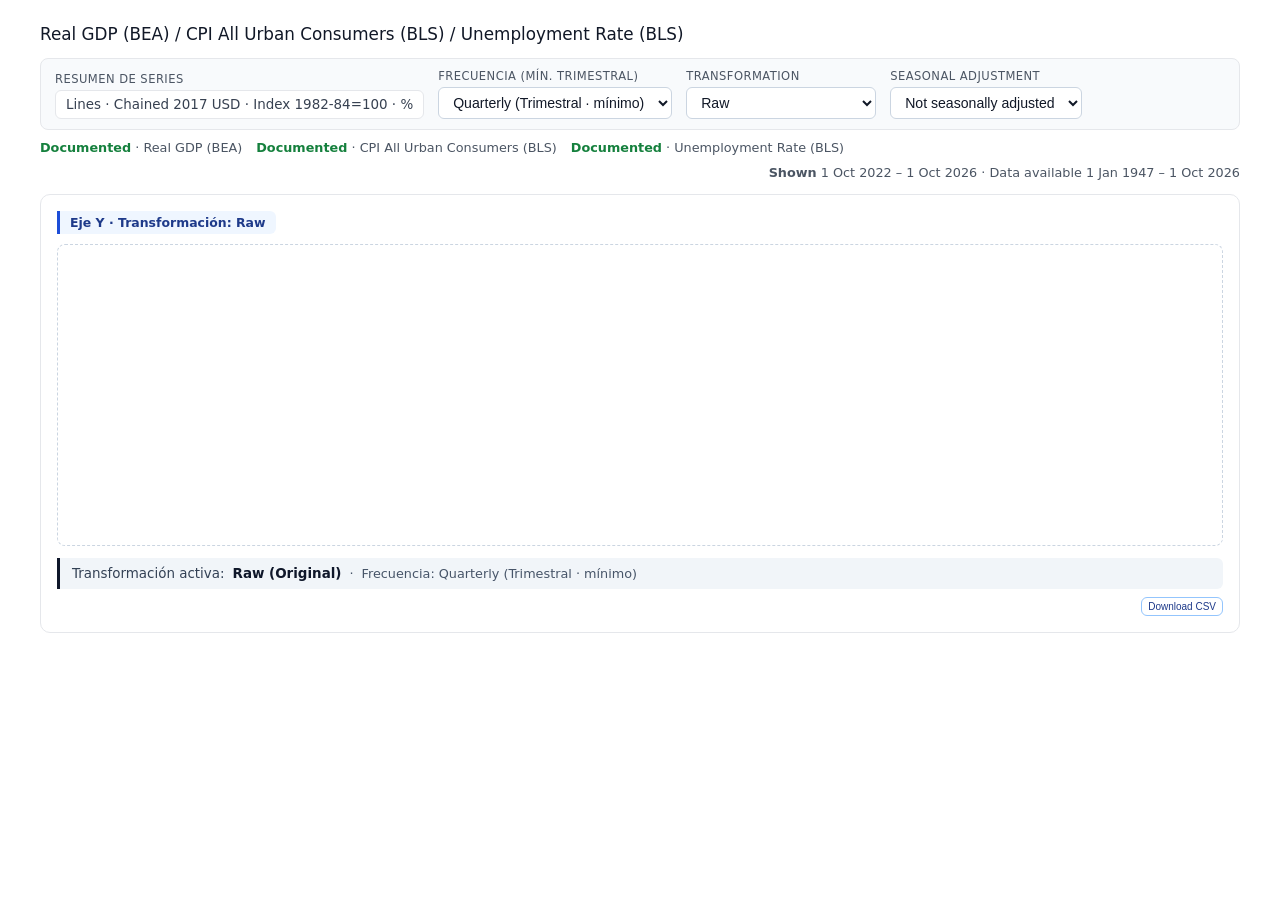
<file: usa-chart-layout.html>
<!DOCTYPE html>
<html lang="es">
<head>
  <meta charset="UTF-8" />
  <meta name="viewport" content="width=device-width, initial-scale=1.0" />
  <title>USA Chart Layout v3</title>
  <link rel="stylesheet" href="usa-chart-layout.css" />
</head>
<body data-min-frequency="Q" data-allow-annual="false">
  <div class="dashboard-wrapper">
    <!-- Únicamente el título en la cabecera: 1 sola línea, sin bold grueso -->
    <header class="chart-top-title-only">
      <h2 class="chart-title">Real GDP (BEA) / CPI All Urban Consumers (BLS) / Unemployment Rate (BLS)</h2>
    </header>

    <!-- Todo lo que antes estaba aquí se traslada a otro lugar (barra superior externa y pie/panel) -->
    <div class="external-controls-bar" role="region" aria-label="Controles de serie y descarga">
      <div class="control-group">
        <label for="subtitle-meta-display">Resumen de series</label>
        <div id="subtitle-meta-display" class="moved-subtitle">
          Lines · Chained 2017 USD · Index 1982-84=100 · %
        </div>
      </div>

      <div class="control-group">
        <label for="frequency-select">Frecuencia (mín. Trimestral)</label>
        <select id="frequency-select" aria-label="Frecuencia mínima trimestral">
          <option value="Q" selected>Quarterly (Trimestral · mínimo)</option>
          <option value="M">Monthly (Mensual)</option>
          <option value="W">Weekly (Semanal)</option>
          <option value="D">Daily (Diaria)</option>
        </select>
      </div>

      <div class="control-group">
        <label for="transformation-select">Transformation</label>
        <select id="transformation-select">
          <option value="raw">Raw</option>
          <option value="standardized">Standardized</option>
          <option value="yoy">YoY (%)</option>
        </select>
      </div>

      <div class="control-group">
        <label for="seasonal-select">Seasonal adjustment</label>
        <select id="seasonal-select">
          <option value="nsa">Not seasonally adjusted</option>
          <option value="sa">Seasonally adjusted</option>
        </select>
      </div>

    </div>

    <div class="meta-strip">
      <span class="doc-item"><strong class="doc-ok">Documented</strong> · Real GDP (BEA)</span>
      <span class="doc-item"><strong class="doc-ok">Documented</strong> · CPI All Urban Consumers (BLS)</span>
      <span class="doc-item"><strong class="doc-ok">Documented</strong> · Unemployment Rate (BLS)</span>
      <span class="range-summary"><strong>Shown</strong> 1 Oct 2022 – 1 Oct 2026 · Data available 1 Jan 1947 – 1 Oct 2026</span>
    </div>

    <!-- Gráfico con transformación destacada en el eje izquierdo y debajo -->
    <section class="chart-stage" aria-label="Gráfico">
      <div class="chart-axis-y-badge" id="y-axis-transform-badge">
        Eje Y · Transformación: Raw
      </div>

      <div id="chart-canvas" class="chart-canvas">
        <!-- Área del gráfico -->
      </div>

      <div class="chart-bottom-transform-bar" id="bottom-transform-highlight">
        <span class="bottom-label">Transformación activa:</span>
        <strong class="bottom-value" id="active-transform-label">Raw (Original)</strong>
        <span class="bottom-sep">·</span>
        <span class="bottom-meta" id="active-frequency-label">Frecuencia: Quarterly (mín. Q, sin anual)</span>
      </div>
      <div class="chart-csv-footer">
        <button type="button" id="download-csv-btn" class="btn-download">
          Download CSV
        </button>
      </div>
    </section>
  </div>

  <script>
    const ALLOWED_FREQUENCIES = new Set(["Q", "M", "W", "D"]); // Nunca anual ("A" / "Annual")
    const freqSelect = document.getElementById("frequency-select");
    const transformSelect = document.getElementById("transformation-select");
    const yBadgeEl = document.getElementById("y-axis-transform-badge");
    const bottomLabelEl = document.getElementById("active-transform-label");
    const bottomFreqEl = document.getElementById("active-frequency-label");

    const transformMap = {
      raw: "Raw (Original)",
      standardized: "Standardized (Z-score)",
      yoy: "YoY (% interanual)"
    };

    const freqMap = {
      Q: "Quarterly (Trimestral · mínimo)",
      M: "Monthly (Mensual)",
      W: "Weekly (Semanal)",
      D: "Daily (Diaria)"
    };

    function sanitizeFrequency(val) {
      if (!val || val === "A" || val === "Annual" || !ALLOWED_FREQUENCIES.has(val)) {
        return "Q";
      }
      return val;
    }

    function syncState() {
      const safeFreq = sanitizeFrequency(freqSelect.value);
      freqSelect.value = safeFreq;

      const tVal = transformSelect.value;
      const tText = transformSelect.options[transformSelect.selectedIndex].text;
      yBadgeEl.textContent = "Eje Y · Transformación: " + tText;
      bottomLabelEl.textContent = transformMap[tVal] || tText;
      bottomFreqEl.textContent = "Frecuencia: " + (freqMap[safeFreq] || "Quarterly (Trimestral)");
    }

    freqSelect.addEventListener("change", syncState);
    transformSelect.addEventListener("change", syncState);
    syncState();
  </script>
</body>
</html>
</file>
<file: usa-chart-layout.css>
.dashboard-wrapper {
  max-width: 1200px;
  margin: 0 auto;
  padding: 16px;
  font-family: system-ui, -apple-system, BlinkMacSystemFont, "Segoe UI", Roboto, sans-serif;
  color: #1f2937;
}

/* Solo el título aquí: 1 línea obligatoria, sin bold grueso */
.chart-top-title-only {
  margin-bottom: 12px;
}

.chart-title {
  margin: 0;
  font-size: 1.05rem;
  font-weight: 500;
  line-height: 1.3;
  color: #111827;
  white-space: nowrap;
  overflow: hidden;
  text-overflow: ellipsis;
}

/* Elementos trasladados fuera del encabezado del gráfico */
.external-controls-bar {
  display: flex;
  flex-wrap: wrap;
  align-items: flex-end;
  gap: 14px;
  padding: 10px 14px;
  margin-bottom: 10px;
  background: #f8fafc;
  border: 1px solid #e5e7eb;
  border-radius: 8px;
}

.control-group {
  display: flex;
  flex-direction: column;
  gap: 4px;
}

.control-group label {
  font-size: 0.72rem;
  font-weight: 500;
  letter-spacing: 0.04em;
  text-transform: uppercase;
  color: #4b5563;
}

.moved-subtitle {
  padding: 6px 10px;
  font-size: 0.84rem;
  font-weight: 400;
  color: #374151;
  background: #ffffff;
  border: 1px solid #e5e7eb;
  border-radius: 6px;
}

.control-group select {
  min-width: 190px;
  padding: 6px 10px;
  font-size: 0.88rem;
  color: #111827;
  background: #ffffff;
  border: 1px solid #cbd5e1;
  border-radius: 6px;
}

.chart-csv-footer {
  display: flex;
  justify-content: flex-end;
  margin-top: 8px;
}

.btn-download {
  padding: 3px 6px;
  font-size: 10px;
  font-weight: 500;
  color: #1e3a8a;
  background: #ffffff;
  border: 1px solid #93c5fd;
  border-radius: 6px;
  cursor: pointer;
}

.btn-download:hover {
  background: #eff6ff;
}

.meta-strip {
  display: flex;
  flex-wrap: wrap;
  align-items: center;
  gap: 10px 14px;
  margin-bottom: 14px;
  font-size: 0.8rem;
  color: #4b5563;
}

.doc-ok {
  color: #15803d;
  font-weight: 600;
}

.range-summary {
  margin-left: auto;
}

/* Gráfico destacando transformaciones en eje izquierdo y debajo */
.chart-stage {
  position: relative;
  background: #ffffff;
  border: 1px solid #e5e7eb;
  border-radius: 10px;
  padding: 16px;
}

.chart-axis-y-badge {
  display: inline-flex;
  align-items: center;
  padding: 4px 10px;
  margin-bottom: 10px;
  font-size: 0.78rem;
  font-weight: 600;
  color: #1e3a8a;
  background: #eff6ff;
  border-left: 3px solid #1d4ed8;
  border-radius: 0 6px 6px 0;
}

.chart-canvas {
  min-height: 300px;
  border: 1px dashed #cbd5e1;
  border-radius: 8px;
}

.chart-bottom-transform-bar {
  display: flex;
  flex-wrap: wrap;
  align-items: center;
  gap: 8px;
  margin-top: 12px;
  padding: 8px 12px;
  background: #f1f5f9;
  border-left: 3px solid #0f172a;
  border-radius: 0 6px 6px 0;
  font-size: 0.84rem;
}

.bottom-label {
  color: #334155;
  font-weight: 500;
}

.bottom-value {
  color: #0f172a;
  font-weight: 600;
}

.bottom-sep,
.bottom-meta {
  color: #475569;
  font-size: 0.8rem;
}
</file>
